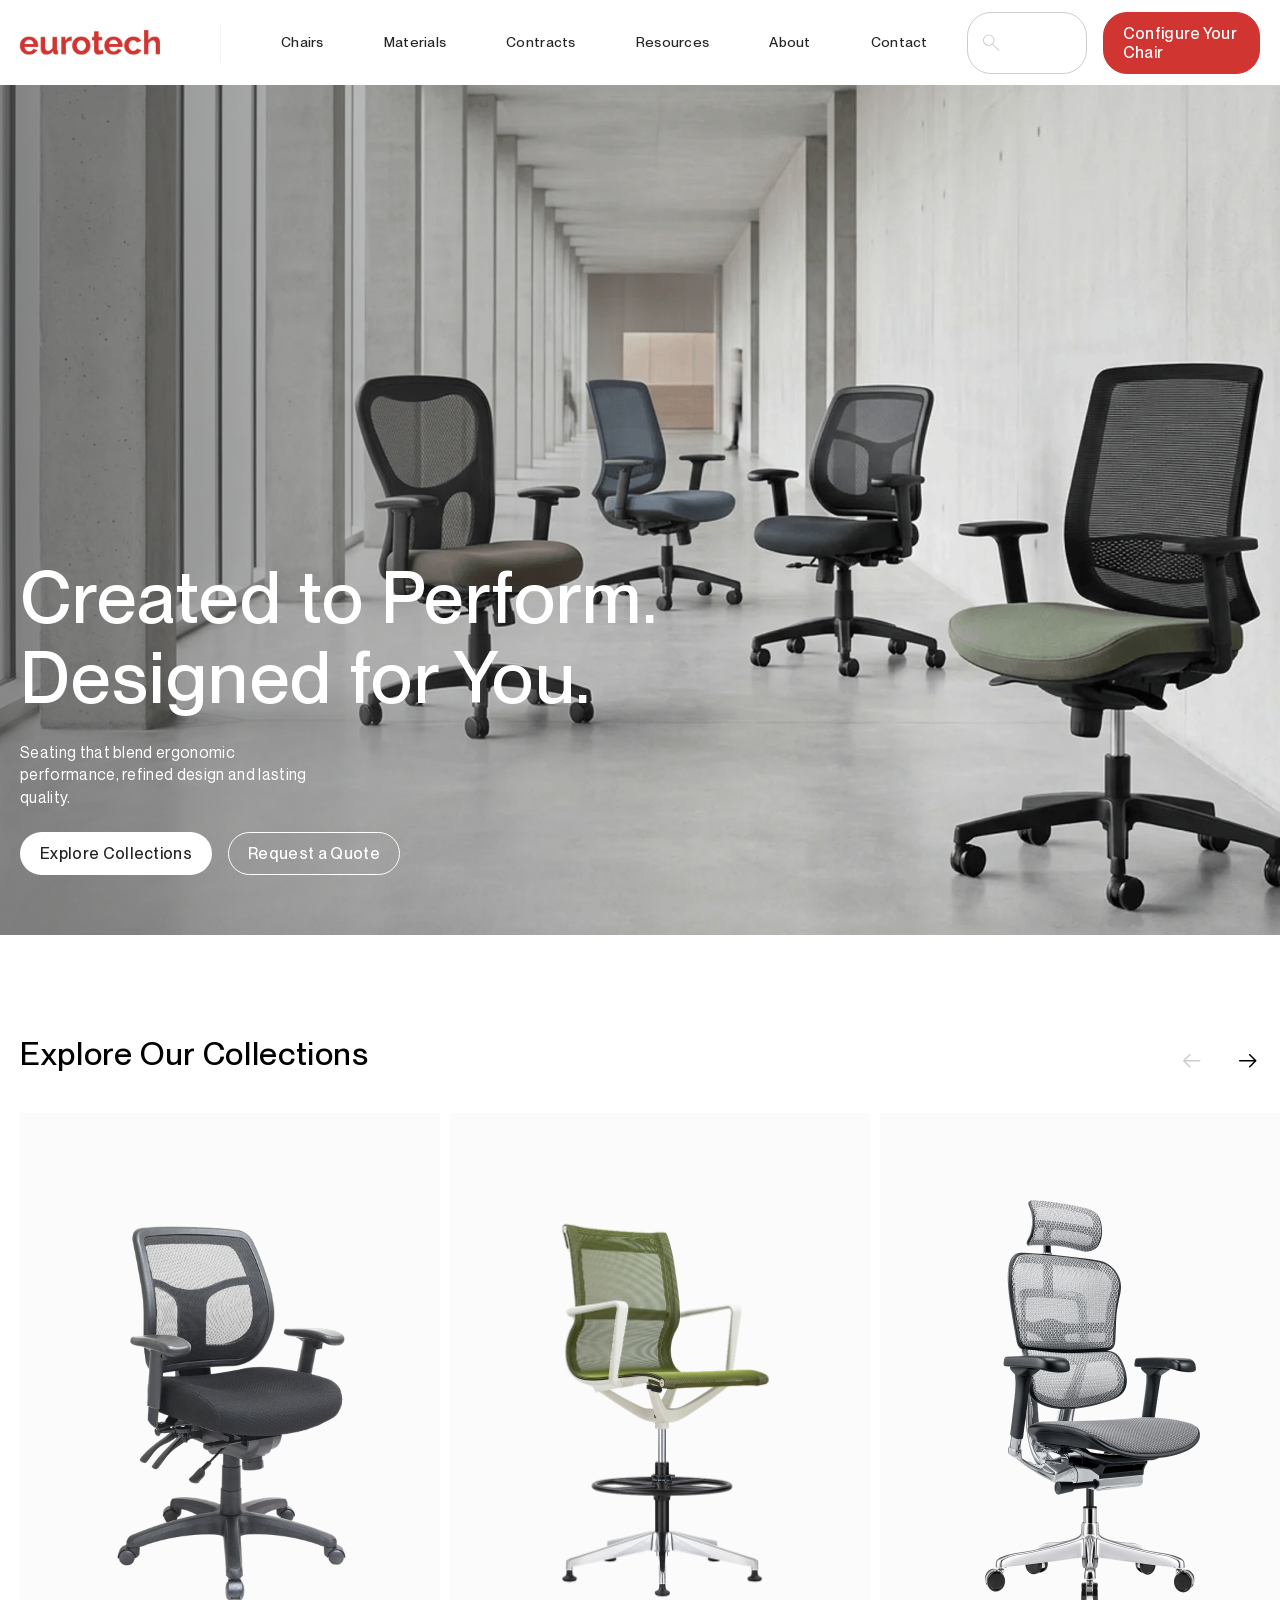
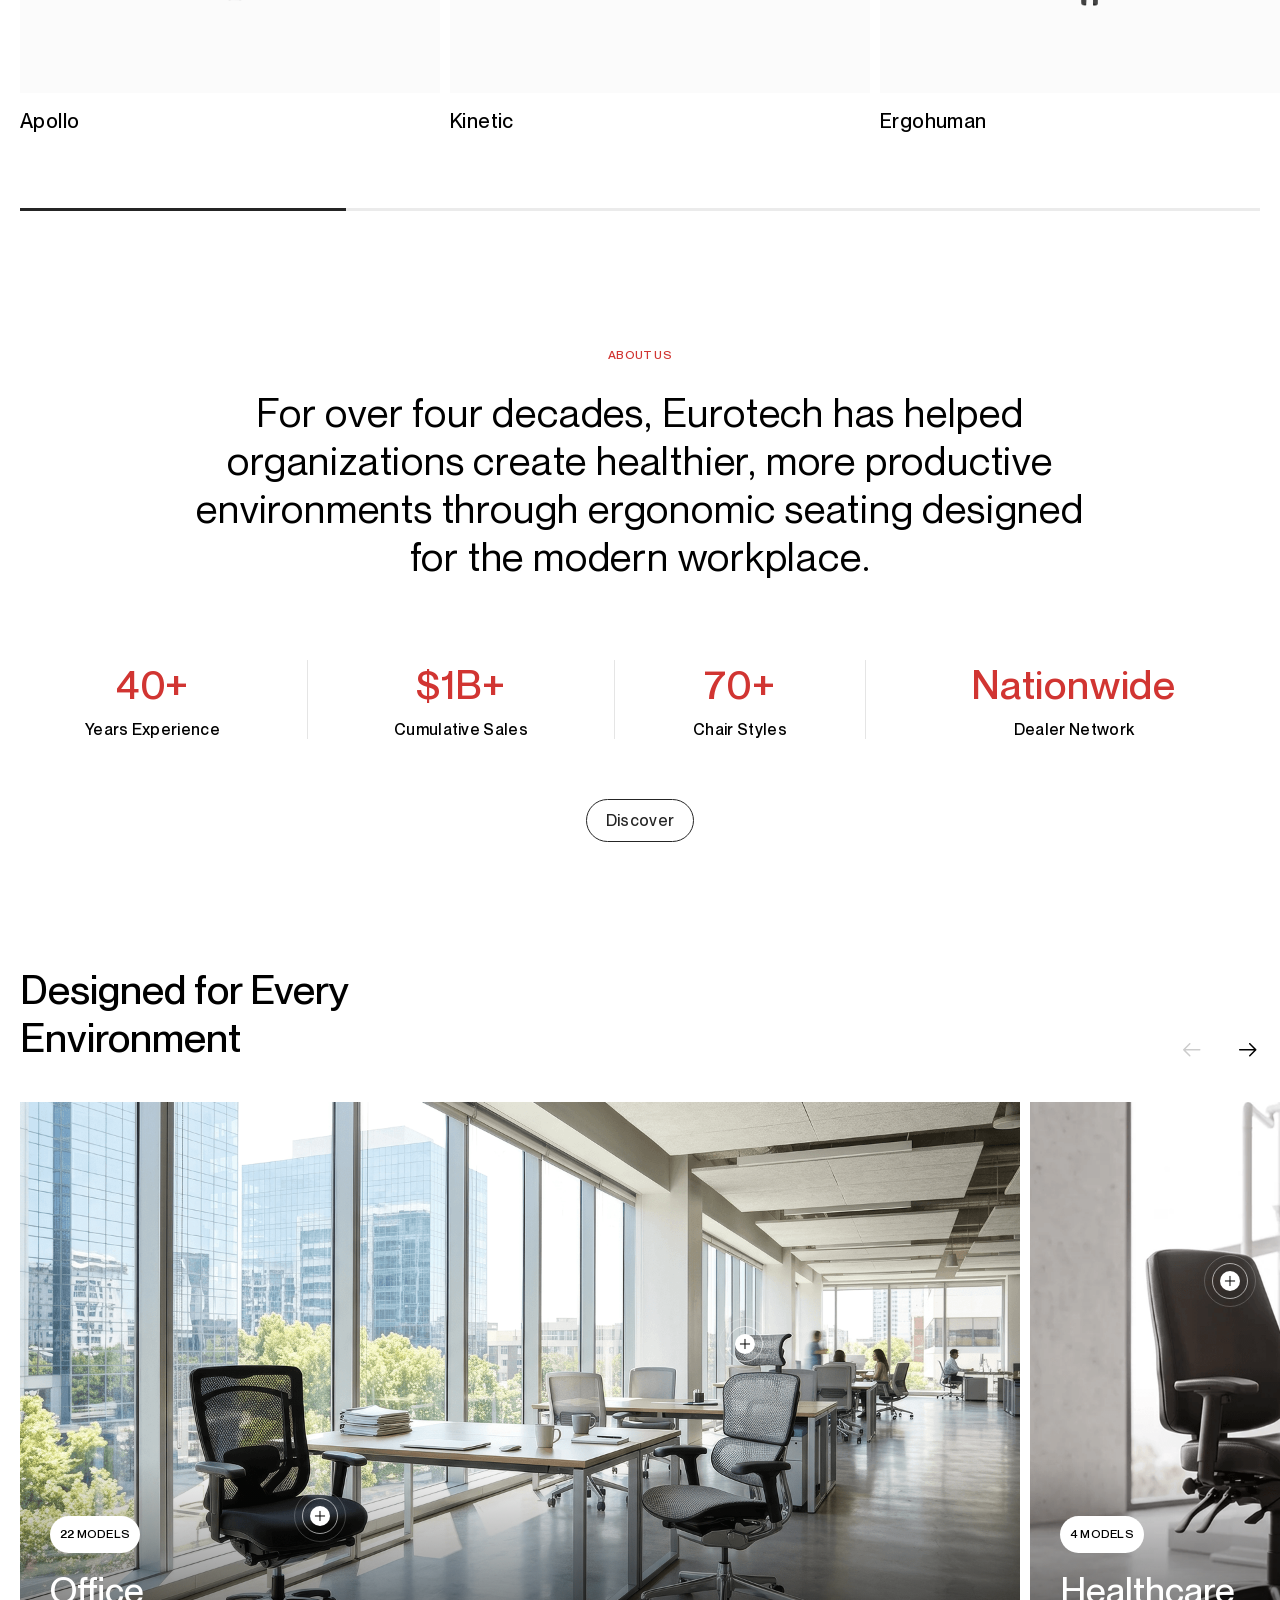
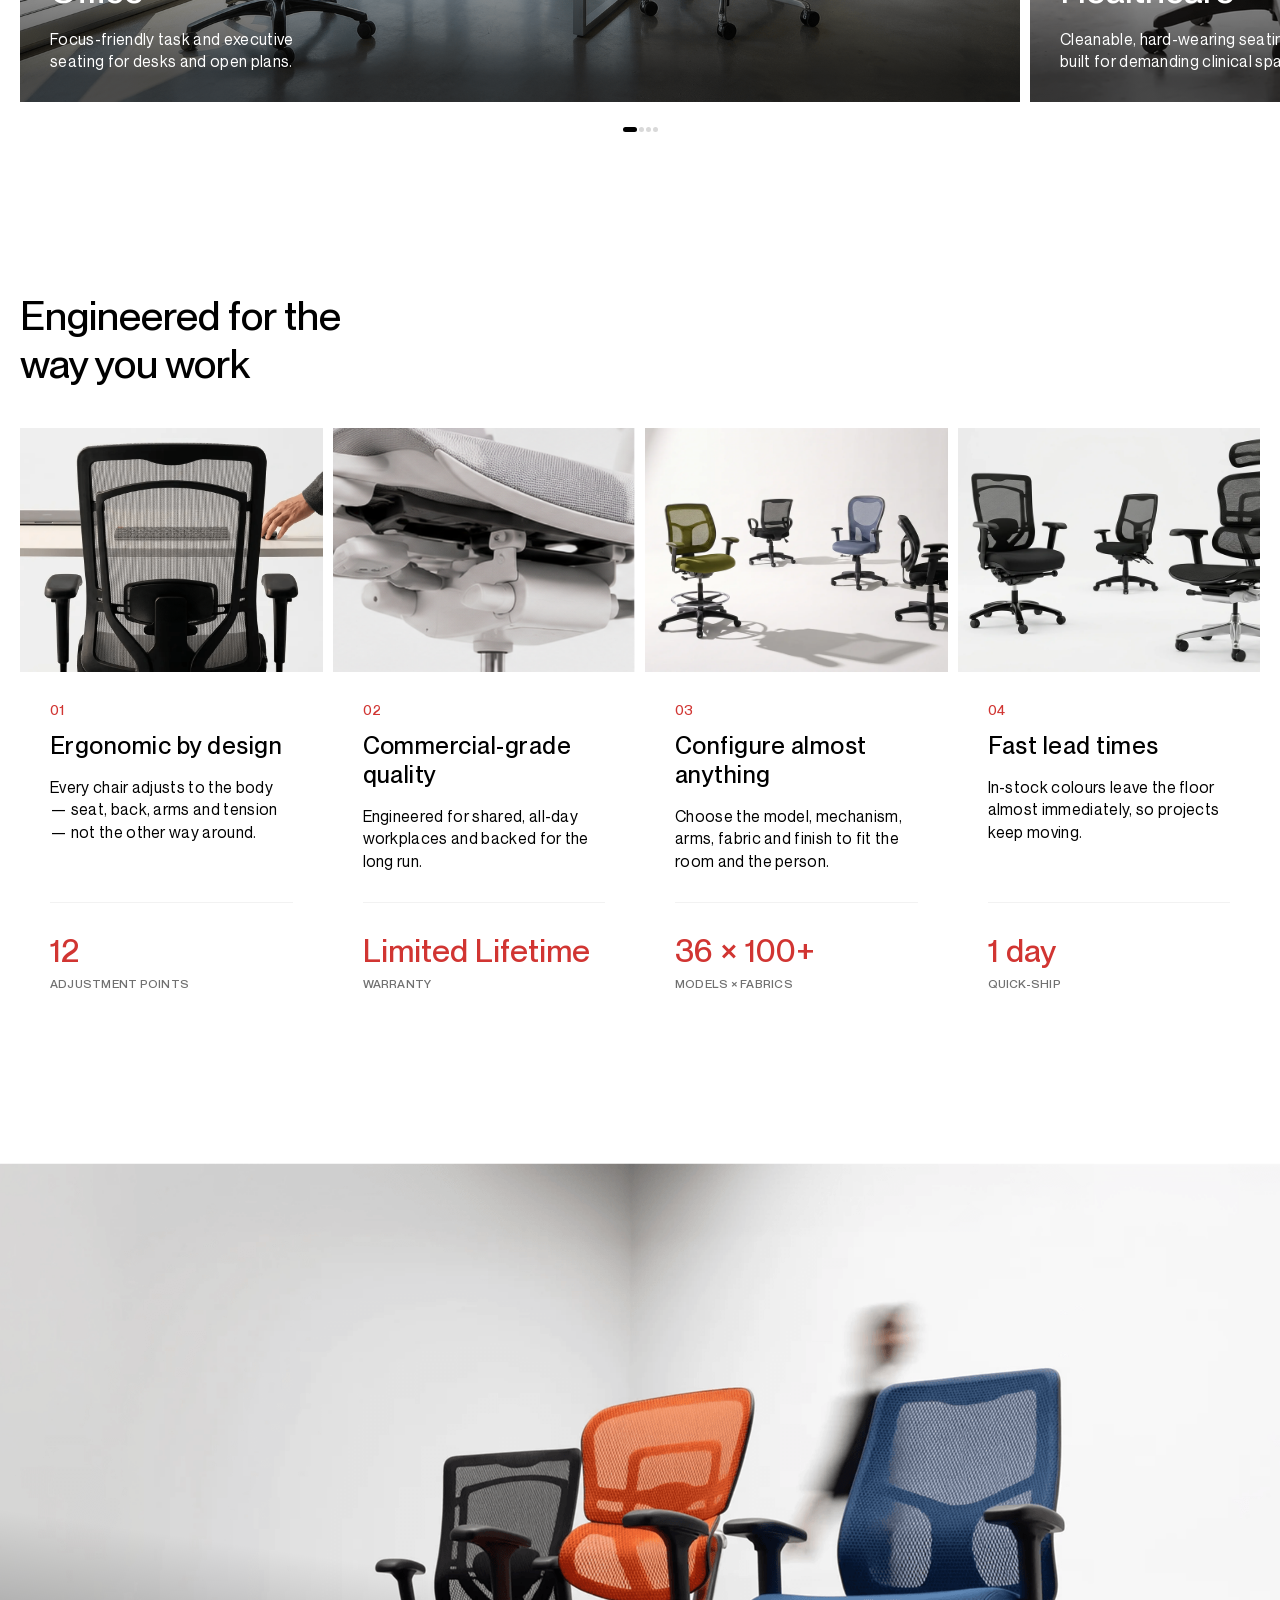
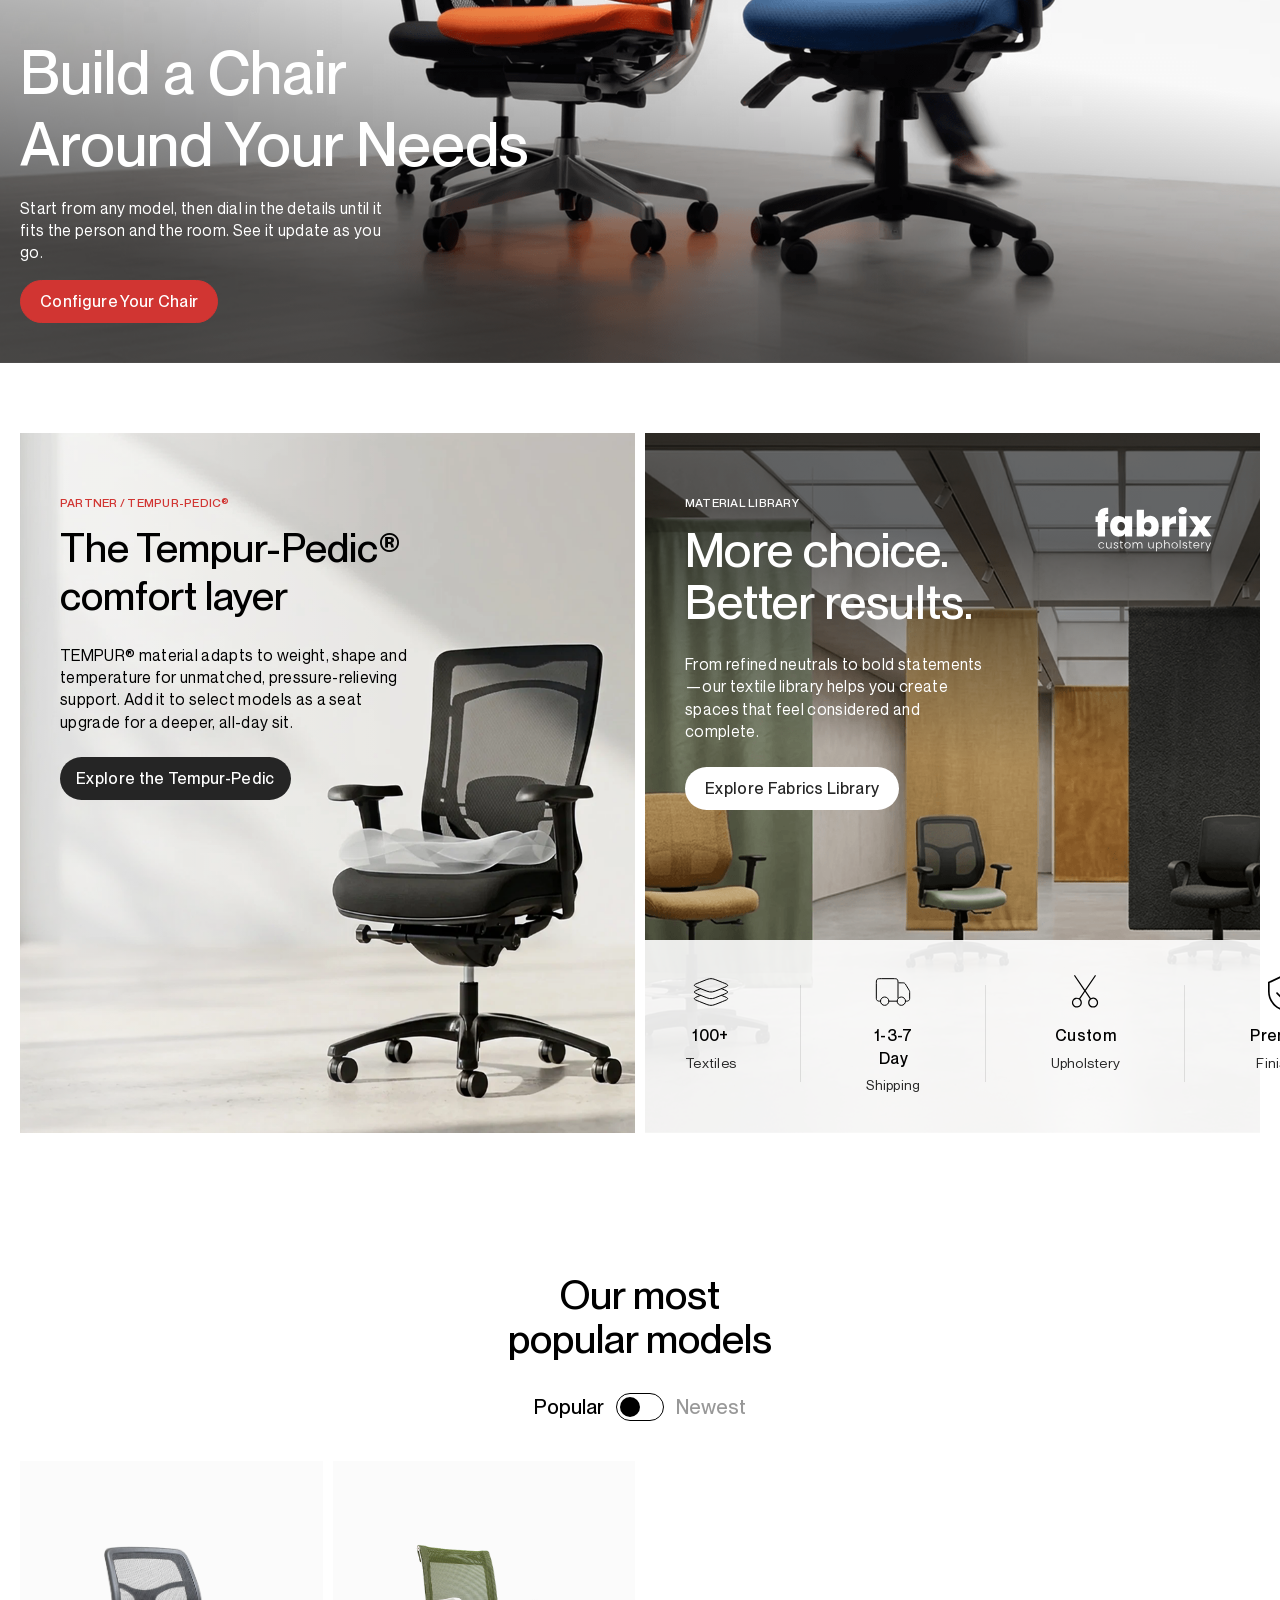
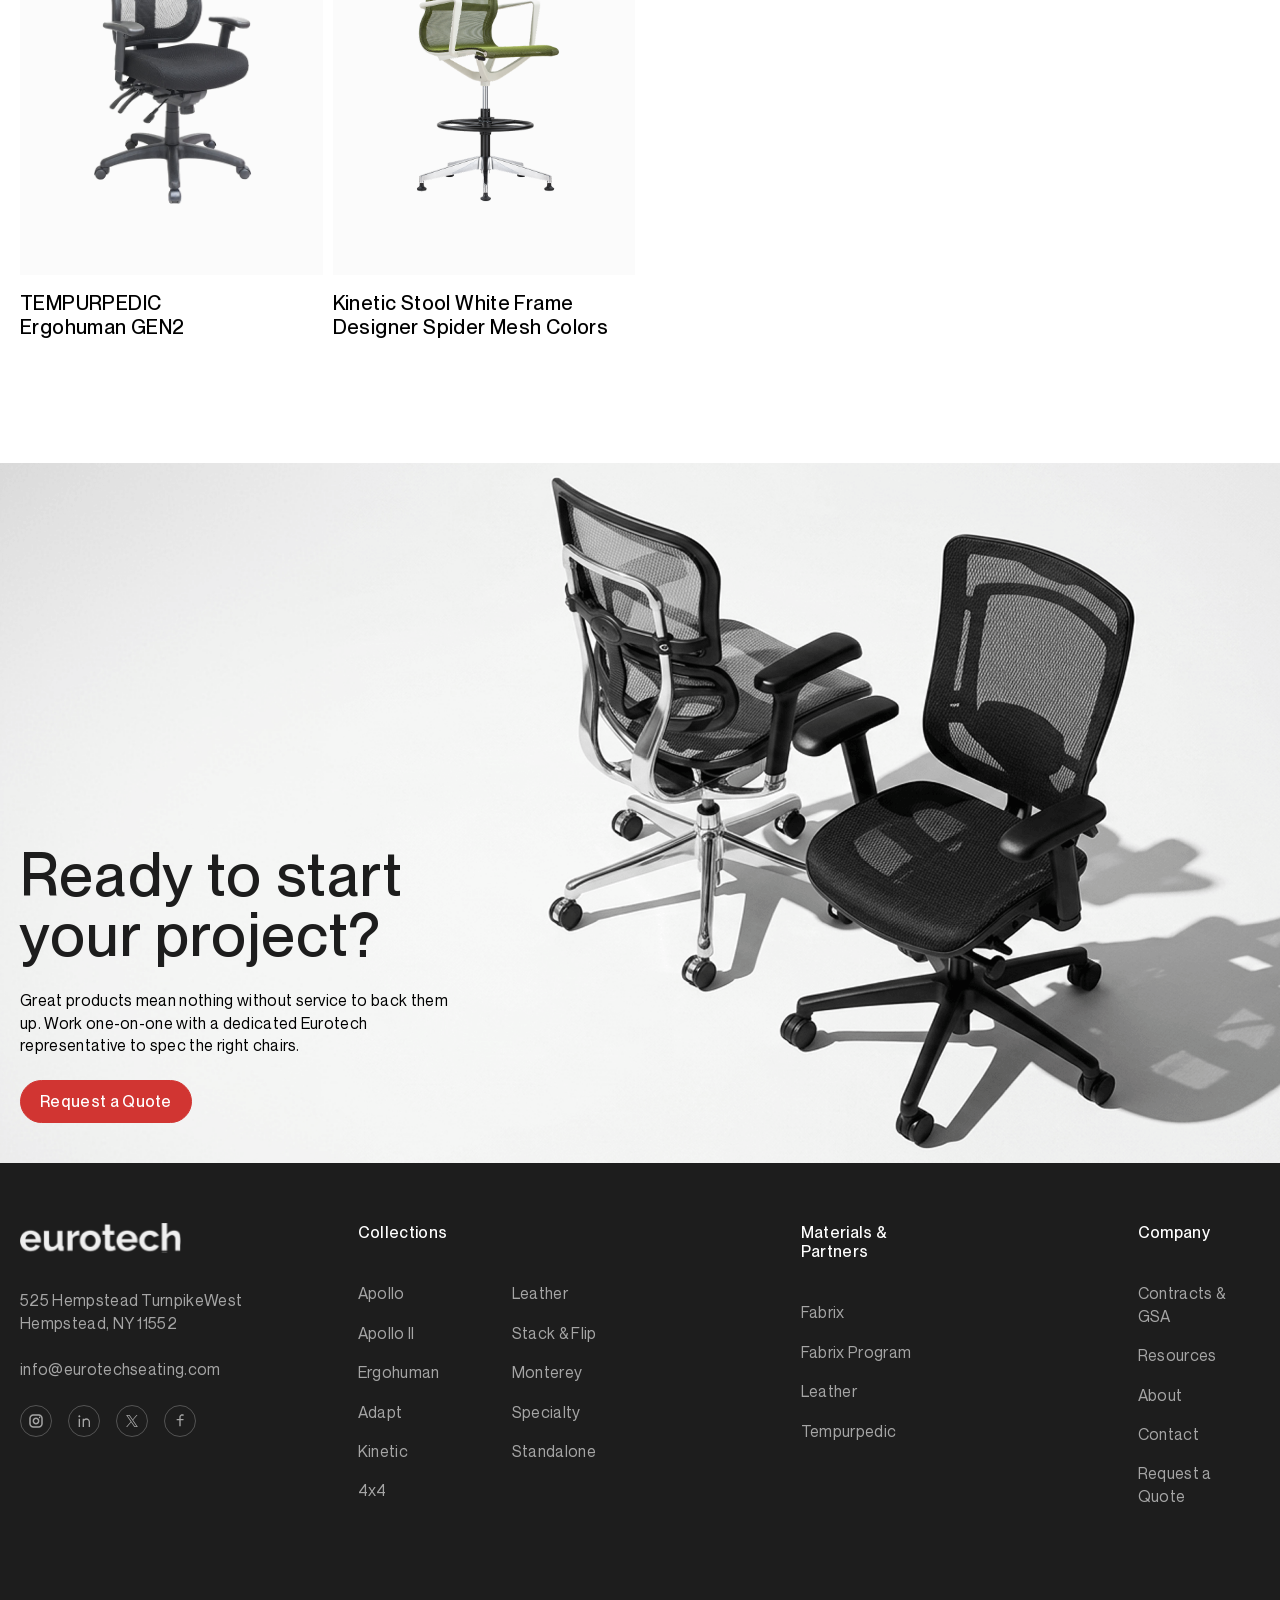
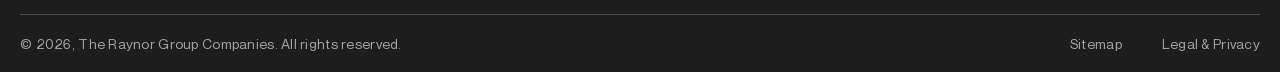
<file: index.html>
<!DOCTYPE html>
<html lang="en">

<head>
    <meta charset="UTF-8">
    <meta name="viewport" content="width=device-width, initial-scale=1.0">
    <title>HOME | Splash Eurotech Seating</title>
    <link rel="stylesheet" href="assets/css/fonts.css">
    <link rel="stylesheet" href="assets/css/swiper-bundle.min.css">
    <link rel="stylesheet" href="assets/css/main.css">
</head>

<body>
    <header class="header-site">
        <div class="container">
            <div class="header-inner">
                <div class="header-left">
                    <div class="header-logo">
                        <a href="index.html">
                            <img src="assets/images/logo.svg" alt="">
                        </a>
                    </div>
                    <div class="header-line-space"></div>
                    <div class="header-menu">
                        <nav>
                            <ul>
                                <li class="has-mega-menu">
                                    <a href="#">Chairs</a>

                                    <div class="mega-menu ">
                                        <div class="container">
                                            <div class="mega-menu-wrap">
                                                <div class="mega-menu-inner">
                                                    <div class="mega-menu-links">
                                                        <div class="mega-menu-column">
                                                            <a href="#" class="mega-menu-heading">
                                                                Browse by Collection
                                                                <span>
                                                                    <svg width="5" height="9" viewBox="0 0 5 9"
                                                                        fill="none" xmlns="http://www.w3.org/2000/svg">
                                                                        <path
                                                                            d="M-0.000107288 0.706667L0.707226 9.53674e-07L4.55989 3.85133C4.622 3.91305 4.67128 3.98643 4.70491 4.06726C4.73855 4.1481 4.75586 4.23478 4.75586 4.32233C4.75586 4.40988 4.73855 4.49657 4.70491 4.5774C4.67128 4.65824 4.622 4.73162 4.55989 4.79333L0.707226 8.64667L0.00055933 7.94L3.61656 4.32333L-0.000107288 0.706667Z"
                                                                            fill="#D13532" />
                                                                    </svg>
                                                                </span>
                                                            </a>
                                                            <ul>
                                                                <li><a href="#">Apollo</a></li>
                                                                <li><a href="#">Apollo II</a></li>
                                                                <li><a href="#">Ergohuman</a></li>
                                                                <li><a href="#">Adapt</a></li>
                                                                <li><a href="#">Kinetic</a></li>
                                                                <li><a href="#">4x4</a></li>
                                                                <li><a href="#">Leather</a></li>
                                                                <li><a href="#">Stack & Flip</a></li>
                                                                <li><a href="#">Monterey</a></li>
                                                                <li><a href="#">Specialty</a></li>
                                                                <li><a href="#">Standalone</a></li>
                                                            </ul>
                                                        </div>

                                                        <div class="mega-menu-column">
                                                            <a href="#" class="mega-menu-heading">
                                                                Browse by Setting
                                                                <span>
                                                                    <svg width="5" height="9" viewBox="0 0 5 9"
                                                                        fill="none" xmlns="http://www.w3.org/2000/svg">
                                                                        <path
                                                                            d="M-0.000107288 0.706667L0.707226 9.53674e-07L4.55989 3.85133C4.622 3.91305 4.67128 3.98643 4.70491 4.06726C4.73855 4.1481 4.75586 4.23478 4.75586 4.32233C4.75586 4.40988 4.73855 4.49657 4.70491 4.5774C4.67128 4.65824 4.622 4.73162 4.55989 4.79333L0.707226 8.64667L0.00055933 7.94L3.61656 4.32333L-0.000107288 0.706667Z"
                                                                            fill="#D13532" />
                                                                    </svg>
                                                                </span>
                                                            </a>

                                                            <ul>
                                                                <li><a href="#">Office</a></li>
                                                                <li><a href="#">Healthcare</a></li>
                                                                <li><a href="#">Education</a></li>
                                                                <li><a href="#">Conference</a></li>
                                                                <li><a href="#">Executive</a></li>
                                                                <li><a href="#">Guest / Lounge</a></li>
                                                            </ul>
                                                        </div>

                                                        <div class="mega-menu-column">
                                                            <div class="mega-menu-heading">
                                                                Featured
                                                            </div>

                                                            <ul>
                                                                <li><a href="#">Configure a Chair</a></li>
                                                                <li><a href="#">Materials Library</a></li>
                                                            </ul>
                                                        </div>

                                                    </div>
                                                    <div class="mega-menu-banners ">

                                                        <a href="#" class="mega-menu-card title-black">
                                                            <div class="mega-menu-image">
                                                                <img src="assets/images/Apollo-Collection-Image.png"
                                                                    alt="Apollo Collection">
                                                            </div>

                                                            <span class="mega-menu-card-title ">
                                                                Apollo Collection
                                                            </span>
                                                        </a>

                                                        <a href="#" class="mega-menu-card title-white">
                                                            <div class="mega-menu-image">
                                                                <img src="assets/images/Latest-News-Image.png"
                                                                    alt="Latest News">
                                                            </div>

                                                            <span class="mega-menu-card-title ">
                                                                Latest News
                                                            </span>
                                                        </a>

                                                    </div>
                                                </div>
                                            </div>

                                        </div>
                                    </div>
                                </li>
                                <li class="has-mega-menu">
                                    <a href="#">Materials</a>

                                    <div class="mega-menu ">
                                        <div class="container">
                                            <div class="mega-menu-wrap">
                                                <div class="mega-menu-materials">
                                                    <a href="#" class="material-menu-card">
                                                        <div class="material-menu-image">
                                                            <img class="image"
                                                                src="assets/images/Materials-Overview-Image.png"
                                                                alt="Overview">
                                                        </div>

                                                        <div class="material-menu-content">
                                                            <div class="material-menu-title">
                                                                Overview
                                                                <span class="material-menu-arrow">
                                                                    <svg width="5" height="9" viewBox="0 0 5 9"
                                                                        fill="none" xmlns="http://www.w3.org/2000/svg">
                                                                        <path
                                                                            d="M-0.000107288 0.706667L0.707226 9.53674e-07L4.55989 3.85133C4.622 3.91305 4.67128 3.98643 4.70491 4.06726C4.73855 4.1481 4.75586 4.23478 4.75586 4.32233C4.75586 4.40988 4.73855 4.49657 4.70491 4.5774C4.67128 4.65824 4.622 4.73162 4.55989 4.79333L0.707226 8.64667L0.00055933 7.94L3.61656 4.32333L-0.000107288 0.706667Z"
                                                                            fill="#D13532" />
                                                                    </svg>
                                                                </span>
                                                            </div>
                                                            <p class="material-menu-description">
                                                                Explore all options
                                                            </p>
                                                        </div>
                                                    </a>
                                                    <a href="#" class="material-menu-card">
                                                        <div class="material-menu-image">
                                                            <img class="image"
                                                                src="assets/images/Materials-Fabrix-Image.png"
                                                                alt="Fabric Program">
                                                            <img src="assets/images/fabrix-logo.svg" alt=""
                                                                class="card-logo">
                                                        </div>
                                                        <div class="material-menu-content">
                                                            <div class="material-menu-title">
                                                                Fabric Program
                                                                <span class="material-menu-arrow">
                                                                    <svg width="5" height="9" viewBox="0 0 5 9"
                                                                        fill="none" xmlns="http://www.w3.org/2000/svg">
                                                                        <path
                                                                            d="M-0.000107288 0.706667L0.707226 9.53674e-07L4.55989 3.85133C4.622 3.91305 4.67128 3.98643 4.70491 4.06726C4.73855 4.1481 4.75586 4.23478 4.75586 4.32233C4.75586 4.40988 4.73855 4.49657 4.70491 4.5774C4.67128 4.65824 4.622 4.73162 4.55989 4.79333L0.707226 8.64667L0.00055933 7.94L3.61656 4.32333L-0.000107288 0.706667Z"
                                                                            fill="#D13532" />
                                                                    </svg>
                                                                </span>
                                                            </div>
                                                            <p class="material-menu-description">
                                                                Upholstery solutions
                                                            </p>
                                                        </div>
                                                    </a>
                                                    <a href="#" class="material-menu-card">
                                                        <div class="material-menu-image">
                                                            <img class="image"
                                                                src="assets/images/Materials-Libary-Image.png"
                                                                alt="Material Library">
                                                        </div>
                                                        <div class="material-menu-content">
                                                            <div class="material-menu-title">
                                                                Material Library
                                                                <span class="material-menu-arrow">
                                                                    <svg width="5" height="9" viewBox="0 0 5 9"
                                                                        fill="none" xmlns="http://www.w3.org/2000/svg">
                                                                        <path
                                                                            d="M-0.000107288 0.706667L0.707226 9.53674e-07L4.55989 3.85133C4.622 3.91305 4.67128 3.98643 4.70491 4.06726C4.73855 4.1481 4.75586 4.23478 4.75586 4.32233C4.75586 4.40988 4.73855 4.49657 4.70491 4.5774C4.67128 4.65824 4.622 4.73162 4.55989 4.79333L0.707226 8.64667L0.00055933 7.94L3.61656 4.32333L-0.000107288 0.706667Z"
                                                                            fill="#D13532" />
                                                                    </svg>
                                                                </span>
                                                            </div>
                                                            <p class="material-menu-description">
                                                                Browse fabrics &amp; mesh
                                                            </p>
                                                        </div>
                                                    </a>
                                                    <a href="#" class="material-menu-card">
                                                        <div class="material-menu-image">
                                                            <img class="image"
                                                                src="assets/images/Materials-Tempur-Image.png"
                                                                alt="TEMPUR">
                                                            <img src="assets/images/tempur-logo.svg" alt=""
                                                                class="card-logo">
                                                        </div>
                                                        <div class="material-menu-content">
                                                            <div class="material-menu-title">
                                                                TEMPUR®
                                                                <span class="material-menu-arrow">
                                                                    <svg width="5" height="9" viewBox="0 0 5 9"
                                                                        fill="none" xmlns="http://www.w3.org/2000/svg">
                                                                        <path
                                                                            d="M-0.000107288 0.706667L0.707226 9.53674e-07L4.55989 3.85133C4.622 3.91305 4.67128 3.98643 4.70491 4.06726C4.73855 4.1481 4.75586 4.23478 4.75586 4.32233C4.75586 4.40988 4.73855 4.49657 4.70491 4.5774C4.67128 4.65824 4.622 4.73162 4.55989 4.79333L0.707226 8.64667L0.00055933 7.94L3.61656 4.32333L-0.000107288 0.706667Z"
                                                                            fill="#D13532" />
                                                                    </svg>
                                                                </span>
                                                            </div>
                                                            <p class="material-menu-description">
                                                                Pressure-relieving seat technology
                                                            </p>
                                                        </div>
                                                    </a>
                                                </div>
                                            </div>
                                        </div>
                                    </div>
                                </li>
                                <li><a href="#">Contracts</a></li>
                                <li><a href="#">Resources</a></li>
                                <li><a href="#">About</a></li>
                                <li><a href="#">Contact</a></li>
                            </ul>
                        </nav>
                    </div>
                </div>
                <div class="header-right">
                    <div class="header-search">
                        <div class="search-icon">
                            <svg width="17" height="17" viewBox="0 0 17 17" fill="none"
                                xmlns="http://www.w3.org/2000/svg">
                                <path
                                    d="M15.677 16.385L9.415 10.123C8.915 10.549 8.34 10.8787 7.69 11.112C7.04 11.3453 6.38667 11.462 5.73 11.462C4.13133 11.462 2.77667 10.9067 1.666 9.796C0.555333 8.68467 0 7.32967 0 5.731C0 4.13233 0.555333 2.77767 1.666 1.667C2.77667 0.556334 4.13133 0.000667266 5.73 5.99161e-07C7.32867 -0.000666067 8.68367 0.555 9.795 1.667C10.9063 2.779 11.4617 4.13367 11.461 5.731C11.461 6.42567 11.338 7.098 11.092 7.748C10.846 8.398 10.5227 8.954 10.122 9.416L16.384 15.677L15.677 16.385ZM5.731 10.461C7.05767 10.461 8.17767 10.0043 9.091 9.091C10.0043 8.17767 10.461 7.05733 10.461 5.73C10.461 4.40267 10.0043 3.28267 9.091 2.37C8.17767 1.45733 7.05767 1.00067 5.731 1C4.40433 0.999334 3.284 1.456 2.37 2.37C1.456 3.284 0.999333 4.404 1 5.73C1.00067 7.056 1.45733 8.176 2.37 9.09C3.28267 10.004 4.40267 10.4607 5.73 10.46"
                                    fill="currentColor" />
                            </svg>
                        </div>
                        <input type="text" name="search" id="search">
                    </div>
                    <a href="#" class="btn btn-primary">Configure Your Chair</a>
                </div>
            </div>
        </div>
    </header>
    <main>
        <!-- Module Hero -->
        <section class="hero-sec" style="background: url(assets/images/home-hero.png) no-repeat center / cover;">
            <div class="container">
                <div class="hero-main">
                    <h1 class="hero-heading">Created to Perform.
                        Designed for You.</h1>
                    <div class="hero-desc">
                        <p>Seating that blend ergonomic performance, refined design and lasting quality.</p>
                    </div>
                    <div class="hero-buttons">
                        <a href="#" class="btn btn-white">Explore Collections</a>
                        <a href="#" class="btn btn-white-secondary">Request a Quote</a>
                    </div>
                </div>
            </div>
        </section>
        <!-- Module Explore Collections -->
        <section class="expolore-coll-sec">
            <div class="container">

                <div class="expolore-coll__top">
                    <h2 class="expolore-coll__heading">
                        Explore Our Collections
                    </h2>

                    <div class="swiper-navigation expolore-coll__navigation">
                        <button type="button" class="swiper-arrow expolore-coll__prev" aria-label="Previous">
                            <svg width="18" height="14" viewBox="0 0 18 14" fill="none"
                                xmlns="http://www.w3.org/2000/svg">
                                <path fill-rule="evenodd" clip-rule="evenodd"
                                    d="M0.21934 6.23871C0.0788899 6.37933 2.87182e-07 6.56996 2.9587e-07 6.76871C3.04557e-07 6.96746 0.0788899 7.15808 0.21934 7.29871L6.21934 13.2987C6.288 13.3724 6.3708 13.4315 6.4628 13.4725C6.5548 13.5135 6.65412 13.5355 6.75482 13.5373C6.85552 13.5391 6.95555 13.5206 7.04894 13.4828C7.14233 13.4451 7.22716 13.389 7.29838 13.3177C7.3696 13.2465 7.42574 13.1617 7.46346 13.0683C7.50118 12.9749 7.51971 12.8749 7.51793 12.7742C7.51616 12.6735 7.49411 12.5742 7.45312 12.4822C7.41213 12.3902 7.35303 12.3074 7.27934 12.2387L2.55934 7.51871L16.7493 7.51871C16.9483 7.51871 17.139 7.43969 17.2797 7.29904C17.4203 7.15838 17.4993 6.96762 17.4993 6.76871C17.4993 6.5698 17.4203 6.37903 17.2797 6.23838C17.139 6.09773 16.9483 6.01871 16.7493 6.01871L2.55934 6.01871L7.27934 1.29871C7.35303 1.23005 7.41213 1.14725 7.45312 1.05525C7.49411 0.963247 7.51616 0.863933 7.51793 0.76323C7.51971 0.662527 7.50118 0.562498 7.46346 0.46911C7.42574 0.375722 7.3696 0.290888 7.29838 0.219669C7.22716 0.148451 7.14233 0.0923061 7.04894 0.054585C6.95555 0.016864 6.85552 -0.00166036 6.75482 0.000116427C6.65412 0.00189322 6.5548 0.0239347 6.4628 0.0649267C6.3708 0.105919 6.288 0.165021 6.21934 0.238708L0.21934 6.23871Z"
                                    fill="currentColor" />
                            </svg>
                        </button>
                        <button type="button" class="swiper-arrow expolore-coll__next" aria-label="Next">
                            <svg width="18" height="14" viewBox="0 0 18 14" fill="none"
                                xmlns="http://www.w3.org/2000/svg">
                                <path fill-rule="evenodd" clip-rule="evenodd"
                                    d="M17.2802 6.23871C17.4206 6.37933 17.4995 6.56996 17.4995 6.76871C17.4995 6.96746 17.4206 7.15808 17.2802 7.29871L11.2802 13.2987C11.2115 13.3724 11.1287 13.4315 11.0367 13.4725C10.9447 13.5135 10.8454 13.5355 10.7447 13.5373C10.644 13.5391 10.544 13.5206 10.4506 13.4828C10.3572 13.4451 10.2724 13.389 10.2011 13.3177C10.1299 13.2465 10.0738 13.1617 10.036 13.0683C9.99833 12.9749 9.9798 12.8749 9.98158 12.7742C9.98336 12.6735 10.0054 12.5742 10.0464 12.4822C10.0874 12.3902 10.1465 12.3074 10.2202 12.2387L14.9402 7.51871L0.750171 7.51871C0.55126 7.51871 0.360492 7.43969 0.219841 7.29904C0.079189 7.15838 0.000171357 6.96762 0.000171366 6.76871C0.000171374 6.5698 0.079189 6.37903 0.219841 6.23838C0.360492 6.09773 0.55126 6.01871 0.750171 6.01871L14.9402 6.01871L10.2202 1.29871C10.1465 1.23005 10.0874 1.14725 10.0464 1.05525C10.0054 0.963247 9.98336 0.863933 9.98158 0.76323C9.9798 0.662527 9.99833 0.562498 10.036 0.46911C10.0738 0.375722 10.1299 0.290888 10.2011 0.219669C10.2724 0.148451 10.3572 0.0923061 10.4506 0.054585C10.544 0.016864 10.644 -0.00166036 10.7447 0.000116427C10.8454 0.00189322 10.9447 0.0239347 11.0367 0.0649267C11.1287 0.105919 11.2115 0.165021 11.2802 0.238708L17.2802 6.23871Z"
                                    fill="currentColor" />
                            </svg>
                        </button>
                    </div>
                </div>

                <div class="expolore-coll__slider swiper">
                    <div class="swiper-wrapper">
                        <div class="swiper-slide">
                            <div class="cs-product__item">
                                <div class="item-image">
                                    <img class="image" src="assets/images/products/Apollo.png" alt="">
                                    <a href="#" class="item-configure btn btn-black-secondary">
                                        Configure
                                    </a>
                                </div>
                                <div class="item-content">
                                    <h3 class="item-title"><a href="#">Apollo</a></h3>
                                    <a href="#" class="item-view">
                                        <span>View the collection</span>
                                        <svg width="20" height="20" viewBox="0 0 20 20" fill="none"
                                            xmlns="http://www.w3.org/2000/svg">
                                            <path
                                                d="M3.3333 9.16675L13.5416 9.16675L9.16663 4.79175L9.71663 4.16675L15.1333 9.58342L9.71663 15.0001L9.16663 14.3751L13.5416 10.0001L3.3333 10.0001L3.3333 9.16675Z"
                                                fill="black" />
                                        </svg>
                                    </a>
                                </div>
                            </div>
                        </div>
                        <div class="swiper-slide">
                            <div class="cs-product__item">
                                <div class="item-image">
                                    <img class="image" src="assets/images/products/Kinetic.png" alt="">
                                    <a href="#" class="item-configure btn btn-black-secondary">
                                        Configure
                                    </a>
                                </div>
                                <div class="item-content">
                                    <h3 class="item-title"><a href="#">Kinetic</a></h3>
                                    <a href="#" class="item-view">
                                        <span>View the collection</span>
                                        <svg width="20" height="20" viewBox="0 0 20 20" fill="none"
                                            xmlns="http://www.w3.org/2000/svg">
                                            <path
                                                d="M3.3333 9.16675L13.5416 9.16675L9.16663 4.79175L9.71663 4.16675L15.1333 9.58342L9.71663 15.0001L9.16663 14.3751L13.5416 10.0001L3.3333 10.0001L3.3333 9.16675Z"
                                                fill="black" />
                                        </svg>
                                    </a>
                                </div>
                            </div>
                        </div>
                        <div class="swiper-slide">
                            <div class="cs-product__item">
                                <div class="item-image">
                                    <img class="image" src="assets/images/products/Ergohuman.png" alt="">
                                    <a href="#" class="item-configure btn btn-black-secondary">
                                        Configure
                                    </a>
                                </div>
                                <div class="item-content">
                                    <h3 class="item-title"><a href="#">Ergohuman</a></h3>
                                    <a href="#" class="item-view">
                                        <span>View the collection</span>
                                        <svg width="20" height="20" viewBox="0 0 20 20" fill="none"
                                            xmlns="http://www.w3.org/2000/svg">
                                            <path
                                                d="M3.3333 9.16675L13.5416 9.16675L9.16663 4.79175L9.71663 4.16675L15.1333 9.58342L9.71663 15.0001L9.16663 14.3751L13.5416 10.0001L3.3333 10.0001L3.3333 9.16675Z"
                                                fill="black" />
                                        </svg>
                                    </a>
                                </div>
                            </div>
                        </div>
                        <div class="swiper-slide">
                            <div class="cs-product__item">
                                <div class="item-image">
                                    <img class="image" src="assets/images/products/Adapt.png" alt="">
                                    <a href="#" class="item-configure btn btn-black-secondary">
                                        Configure
                                    </a>
                                </div>
                                <div class="item-content">
                                    <h3 class="item-title"><a href="#">Adapt</a></h3>
                                    <a href="#" class="item-view">
                                        <span>View the collection</span>
                                        <svg width="20" height="20" viewBox="0 0 20 20" fill="none"
                                            xmlns="http://www.w3.org/2000/svg">
                                            <path
                                                d="M3.3333 9.16675L13.5416 9.16675L9.16663 4.79175L9.71663 4.16675L15.1333 9.58342L9.71663 15.0001L9.16663 14.3751L13.5416 10.0001L3.3333 10.0001L3.3333 9.16675Z"
                                                fill="black" />
                                        </svg>
                                    </a>
                                </div>
                            </div>
                        </div>
                        <div class="swiper-slide">
                            <div class="cs-product__item">
                                <div class="item-image">
                                    <img class="image" src="assets/images/products/4x4.png" alt="">
                                    <a href="#" class="item-configure btn btn-black-secondary">
                                        Configure
                                    </a>
                                </div>
                                <div class="item-content">
                                    <h3 class="item-title"><a href="#">4x4</a></h3>
                                    <a href="#" class="item-view">
                                        <span>View the collection</span>
                                        <svg width="20" height="20" viewBox="0 0 20 20" fill="none"
                                            xmlns="http://www.w3.org/2000/svg">
                                            <path
                                                d="M3.3333 9.16675L13.5416 9.16675L9.16663 4.79175L9.71663 4.16675L15.1333 9.58342L9.71663 15.0001L9.16663 14.3751L13.5416 10.0001L3.3333 10.0001L3.3333 9.16675Z"
                                                fill="black" />
                                        </svg>
                                    </a>
                                </div>
                            </div>
                        </div>
                        <div class="swiper-slide">
                            <div class="cs-product__item">
                                <div class="item-image">
                                    <img class="image" src="assets/images/products/Apollo-II.png" alt="">
                                    <a href="#" class="item-configure btn btn-black-secondary">
                                        Configure
                                    </a>
                                </div>
                                <div class="item-content">
                                    <h3 class="item-title"><a href="#">Apollo II</a></h3>
                                    <a href="#" class="item-view">
                                        <span>View the collection</span>
                                        <svg width="20" height="20" viewBox="0 0 20 20" fill="none"
                                            xmlns="http://www.w3.org/2000/svg">
                                            <path
                                                d="M3.3333 9.16675L13.5416 9.16675L9.16663 4.79175L9.71663 4.16675L15.1333 9.58342L9.71663 15.0001L9.16663 14.3751L13.5416 10.0001L3.3333 10.0001L3.3333 9.16675Z"
                                                fill="black" />
                                        </svg>
                                    </a>
                                </div>
                            </div>
                        </div>
                        <div class="swiper-slide">
                            <div class="cs-product__item">
                                <div class="item-image">
                                    <img class="image" src="assets/images/products/Leather.png" alt="">
                                    <a href="#" class="item-configure btn btn-black-secondary">
                                        Configure
                                    </a>
                                </div>
                                <div class="item-content">
                                    <h3 class="item-title"><a href="#">Leather</a></h3>
                                    <a href="#" class="item-view">
                                        <span>View the collection</span>
                                        <svg width="20" height="20" viewBox="0 0 20 20" fill="none"
                                            xmlns="http://www.w3.org/2000/svg">
                                            <path
                                                d="M3.3333 9.16675L13.5416 9.16675L9.16663 4.79175L9.71663 4.16675L15.1333 9.58342L9.71663 15.0001L9.16663 14.3751L13.5416 10.0001L3.3333 10.0001L3.3333 9.16675Z"
                                                fill="black" />
                                        </svg>
                                    </a>
                                </div>
                            </div>
                        </div>
                        <div class="swiper-slide">
                            <div class="cs-product__item">
                                <div class="item-image">
                                    <img class="image" src="assets/images/products/Stack-Flip.png" alt="">
                                    <a href="#" class="item-configure btn btn-black-secondary">
                                        Configure
                                    </a>
                                </div>
                                <div class="item-content">
                                    <h3 class="item-title"><a href="#">Stack & Flip</a></h3>
                                    <a href="#" class="item-view">
                                        <span>View the collection</span>
                                        <svg width="20" height="20" viewBox="0 0 20 20" fill="none"
                                            xmlns="http://www.w3.org/2000/svg">
                                            <path
                                                d="M3.3333 9.16675L13.5416 9.16675L9.16663 4.79175L9.71663 4.16675L15.1333 9.58342L9.71663 15.0001L9.16663 14.3751L13.5416 10.0001L3.3333 10.0001L3.3333 9.16675Z"
                                                fill="black" />
                                        </svg>
                                    </a>
                                </div>
                            </div>
                        </div>

                        <div class="swiper-slide">
                            <div class="cs-product__item">
                                <div class="item-image">
                                    <img class="image" src="assets/images/products/Monterey.png" alt="">
                                    <a href="#" class="item-configure btn btn-black-secondary">
                                        Configure
                                    </a>
                                </div>
                                <div class="item-content">
                                    <h3 class="item-title"><a href="#">Monterey</a></h3>
                                    <a href="#" class="item-view">
                                        <span>View the collection</span>
                                        <svg width="20" height="20" viewBox="0 0 20 20" fill="none"
                                            xmlns="http://www.w3.org/2000/svg">
                                            <path
                                                d="M3.3333 9.16675L13.5416 9.16675L9.16663 4.79175L9.71663 4.16675L15.1333 9.58342L9.71663 15.0001L9.16663 14.3751L13.5416 10.0001L3.3333 10.0001L3.3333 9.16675Z"
                                                fill="black" />
                                        </svg>
                                    </a>
                                </div>
                            </div>
                        </div>
                        <div class="swiper-slide">
                            <div class="cs-product__item">
                                <div class="item-image">
                                    <img class="image" src="assets/images/products/Specialty.png" alt="">
                                    <a href="#" class="item-configure btn btn-black-secondary">
                                        Configure
                                    </a>
                                </div>
                                <div class="item-content">
                                    <h3 class="item-title"><a href="#">Specialty</a></h3>
                                    <a href="#" class="item-view">
                                        <span>View the collection</span>
                                        <svg width="20" height="20" viewBox="0 0 20 20" fill="none"
                                            xmlns="http://www.w3.org/2000/svg">
                                            <path
                                                d="M3.3333 9.16675L13.5416 9.16675L9.16663 4.79175L9.71663 4.16675L15.1333 9.58342L9.71663 15.0001L9.16663 14.3751L13.5416 10.0001L3.3333 10.0001L3.3333 9.16675Z"
                                                fill="black" />
                                        </svg>
                                    </a>
                                </div>
                            </div>
                        </div>
                        <div class="swiper-slide">
                            <div class="cs-product__item">
                                <div class="item-image">
                                    <img class="image" src="assets/images/products/Health-Care.png" alt="">
                                    <a href="#" class="item-configure btn btn-black-secondary">
                                        Configure
                                    </a>
                                </div>
                                <div class="item-content">
                                    <h3 class="item-title"><a href="#">Health Care</a></h3>
                                    <a href="#" class="item-view">
                                        <span>View the collection</span>
                                        <svg width="20" height="20" viewBox="0 0 20 20" fill="none"
                                            xmlns="http://www.w3.org/2000/svg">
                                            <path
                                                d="M3.3333 9.16675L13.5416 9.16675L9.16663 4.79175L9.71663 4.16675L15.1333 9.58342L9.71663 15.0001L9.16663 14.3751L13.5416 10.0001L3.3333 10.0001L3.3333 9.16675Z"
                                                fill="black" />
                                        </svg>
                                    </a>
                                </div>
                            </div>
                        </div>
                    </div>

                    <div class="expolore-coll__scrollbar swiper-scrollbar"></div>
                </div>

            </div>
        </section>

        <!-- Module About Stat  -->
        <section class="about-stat-sec">
            <div class="container">
                <div class="about-stat__content">
                    <div class="section-label">About us</div>
                    <h2 class="section-heading">For over four decades, Eurotech has helped organizations create
                        healthier, more productive environments through ergonomic seating designed for the modern
                        workplace.</h2>
                    <div class="stat-list">
                        <div class="stat-item">
                            <div class="item-value">40+</div>
                            <div class="item-label">Years Experience</div>
                        </div>
                        <div class="stat-item">
                            <div class="item-value">$1B+</div>
                            <div class="item-label">Cumulative Sales</div>
                        </div>
                        <div class="stat-item">
                            <div class="item-value">70+</div>
                            <div class="item-label">Chair Styles</div>
                        </div>
                        <div class="stat-item">
                            <div class="item-value">Nationwide</div>
                            <div class="item-label">Dealer Network</div>
                        </div>
                    </div>
                    <div class="about-stat__btn">
                        <a href="#" class="btn btn-black-secondary  ">Discover</a>
                    </div>
                </div>
            </div>
        </section>

        <!-- Module Designed for Every Environment-->
        <section class="designed-environment-sec">
            <div class="container">
                <div class="designed-environment__top">
                    <h2 class="section-heading designed-environment__heading">
                        Designed for Every Environment
                    </h2>

                    <div class="swiper-navigation designed-environment__navigation">
                        <button type="button" class="swiper-arrow workspace__prev" aria-label="Previous">
                            <svg width="18" height="14" viewBox="0 0 18 14" fill="none"
                                xmlns="http://www.w3.org/2000/svg">
                                <path fill-rule="evenodd" clip-rule="evenodd"
                                    d="M0.21934 6.23871C0.0788899 6.37933 2.87182e-07 6.56996 2.9587e-07 6.76871C3.04557e-07 6.96746 0.0788899 7.15808 0.21934 7.29871L6.21934 13.2987C6.288 13.3724 6.3708 13.4315 6.4628 13.4725C6.5548 13.5135 6.65412 13.5355 6.75482 13.5373C6.85552 13.5391 6.95555 13.5206 7.04894 13.4828C7.14233 13.4451 7.22716 13.389 7.29838 13.3177C7.3696 13.2465 7.42574 13.1617 7.46346 13.0683C7.50118 12.9749 7.51971 12.8749 7.51793 12.7742C7.51616 12.6735 7.49411 12.5742 7.45312 12.4822C7.41213 12.3902 7.35303 12.3074 7.27934 12.2387L2.55934 7.51871L16.7493 7.51871C16.9483 7.51871 17.139 7.43969 17.2797 7.29904C17.4203 7.15838 17.4993 6.96762 17.4993 6.76871C17.4993 6.5698 17.4203 6.37903 17.2797 6.23838C17.139 6.09773 16.9483 6.01871 16.7493 6.01871L2.55934 6.01871L7.27934 1.29871C7.35303 1.23005 7.41213 1.14725 7.45312 1.05525C7.49411 0.963247 7.51616 0.863933 7.51793 0.76323C7.51971 0.662527 7.50118 0.562498 7.46346 0.46911C7.42574 0.375722 7.3696 0.290888 7.29838 0.219669C7.22716 0.148451 7.14233 0.0923061 7.04894 0.054585C6.95555 0.016864 6.85552 -0.00166036 6.75482 0.000116427C6.65412 0.00189322 6.5548 0.0239347 6.4628 0.0649267C6.3708 0.105919 6.288 0.165021 6.21934 0.238708L0.21934 6.23871Z"
                                    fill="currentColor" />
                            </svg>
                        </button>
                        <button type="button" class="swiper-arrow workspace__next" aria-label="Next">
                            <svg width="18" height="14" viewBox="0 0 18 14" fill="none"
                                xmlns="http://www.w3.org/2000/svg">
                                <path fill-rule="evenodd" clip-rule="evenodd"
                                    d="M17.2802 6.23871C17.4206 6.37933 17.4995 6.56996 17.4995 6.76871C17.4995 6.96746 17.4206 7.15808 17.2802 7.29871L11.2802 13.2987C11.2115 13.3724 11.1287 13.4315 11.0367 13.4725C10.9447 13.5135 10.8454 13.5355 10.7447 13.5373C10.644 13.5391 10.544 13.5206 10.4506 13.4828C10.3572 13.4451 10.2724 13.389 10.2011 13.3177C10.1299 13.2465 10.0738 13.1617 10.036 13.0683C9.99833 12.9749 9.9798 12.8749 9.98158 12.7742C9.98336 12.6735 10.0054 12.5742 10.0464 12.4822C10.0874 12.3902 10.1465 12.3074 10.2202 12.2387L14.9402 7.51871L0.750171 7.51871C0.55126 7.51871 0.360492 7.43969 0.219841 7.29904C0.079189 7.15838 0.000171357 6.96762 0.000171366 6.76871C0.000171374 6.5698 0.079189 6.37903 0.219841 6.23838C0.360492 6.09773 0.55126 6.01871 0.750171 6.01871L14.9402 6.01871L10.2202 1.29871C10.1465 1.23005 10.0874 1.14725 10.0464 1.05525C10.0054 0.963247 9.98336 0.863933 9.98158 0.76323C9.9798 0.662527 9.99833 0.562498 10.036 0.46911C10.0738 0.375722 10.1299 0.290888 10.2011 0.219669C10.2724 0.148451 10.3572 0.0923061 10.4506 0.054585C10.544 0.016864 10.644 -0.00166036 10.7447 0.000116427C10.8454 0.00189322 10.9447 0.0239347 11.0367 0.0649267C11.1287 0.105919 11.2115 0.165021 11.2802 0.238708L17.2802 6.23871Z"
                                    fill="currentColor" />
                            </svg>
                        </button>
                    </div>
                </div>
                <div class="workspace-slider swiper">
                    <div class="swiper-wrapper">

                        <div class="swiper-slide">
                            <div class="workspace-card"
                                style="background: url(assets/images/Office-Image.png) no-repeat center / cover;">
                                <div class="card-content">
                                    <div class="card-models">
                                        22 Models
                                    </div>
                                    <h3 class="card-title">
                                        <a href="#">Office</a>
                                    </h3>
                                    <div class="card-desc">
                                        <p>
                                            Focus-friendly task and executive seating for desks and open plans.
                                        </p>
                                    </div>
                                    <a href="#" class="card-link">
                                        <span>Browse Office Chairs</span>
                                        <svg width="20" height="20" viewBox="0 0 20 20" fill="none"
                                            xmlns="http://www.w3.org/2000/svg">
                                            <path
                                                d="M4.2 9.16699L14.4083 9.16699L10.0333 4.79199L10.5833 4.16699L16 9.58366L10.5833 15.0003L10.0333 14.3753L14.4083 10.0003L4.2 10.0003L4.2 9.16699Z"
                                                fill="currentColor" />
                                        </svg>
                                    </a>

                                </div>

                                <div class="product-hotspot popup-right" style="--hotspot-x: 30%; --hotspot-y: 69.2%;">

                                    <button class="hotspot-btn" type="button">
                                        <span class="hotspot__outer"></span>
                                        <span class="hotspot__middle"></span>
                                        <span class="hotspot-icon">
                                            <svg width="16" height="16" viewBox="0 0 16 16" fill="none"
                                                xmlns="http://www.w3.org/2000/svg">
                                                <path d="M7.99967 3.33301V12.6663M3.33301 7.99967H12.6663"
                                                    stroke="currentColor" stroke-linecap="round"
                                                    stroke-linejoin="round" />
                                            </svg>

                                        </span>
                                    </button>

                                    <div class="product-popup">

                                        <div class="product-info">

                                            <div class="product-name">
                                                Monterey Mesh Back Fabric Seat
                                            </div>

                                            <div class="product-price">
                                                $1,153
                                            </div>

                                            <div class="product-browse">
                                                Browse
                                            </div>

                                        </div>

                                        <div class="product-image">
                                            <img src="assets/images/products/Monterey-Mesh-Back-Fabric-Seat.png" alt="">
                                        </div>
                                        <a href="#" class="product-link"></a>

                                    </div>

                                </div>


                                <div class="product-hotspot popup-right"
                                    style="--hotspot-x: 72.5%; --hotspot-y: 40.5%;">

                                    <button class="hotspot-btn" type="button">
                                        <span class="hotspot__outer"></span>
                                        <span class="hotspot__middle"></span>
                                        <span class="hotspot-icon">
                                            <svg width="16" height="16" viewBox="0 0 16 16" fill="none"
                                                xmlns="http://www.w3.org/2000/svg">
                                                <path d="M7.99967 3.33301V12.6663M3.33301 7.99967H12.6663"
                                                    stroke="currentColor" stroke-linecap="round"
                                                    stroke-linejoin="round" />
                                            </svg>

                                        </span>
                                    </button>

                                    <div class="product-popup">

                                        <div class="product-info">

                                            <div class="product-name">
                                                Ergohuman GEN2 high all mesh
                                            </div>

                                            <div class="product-price">
                                                $1,550
                                            </div>

                                            <div class="product-browse">
                                                Browse
                                            </div>

                                        </div>

                                        <div class="product-image">
                                            <img src="assets/images/products/Ergohuman-GEN2.png" alt="">
                                        </div>
                                        <a href="#" class="product-link"></a>

                                    </div>

                                </div>

                            </div>
                        </div>


                        <div class="swiper-slide">
                            <div class="workspace-card"
                                style="background: url(assets/images/Healthcare-Image.png) no-repeat center / cover;">
                                <div class="card-content">
                                    <div class="card-models">
                                        4 Models
                                    </div>
                                    <h3 class="card-title">
                                        <a href="#">Healthcare</a>
                                    </h3>
                                    <div class="card-desc">
                                        <p>
                                            Cleanable, hard-wearing seating built for demanding clinical spaces.
                                        </p>
                                    </div>
                                    <a href="#" class="card-link">
                                        <span>Browse Healthcare Chairs</span>
                                        <svg width="20" height="20" viewBox="0 0 20 20" fill="none"
                                            xmlns="http://www.w3.org/2000/svg">
                                            <path
                                                d="M4.2 9.16699L14.4083 9.16699L10.0333 4.79199L10.5833 4.16699L16 9.58366L10.5833 15.0003L10.0333 14.3753L14.4083 10.0003L4.2 10.0003L4.2 9.16699Z"
                                                fill="currentColor" />
                                        </svg>
                                    </a>

                                </div>

                                <div class="product-hotspot popup-right" style="--hotspot-x: 20%; --hotspot-y: 30%;">

                                    <button class="hotspot-btn" type="button">
                                        <span class="hotspot__outer"></span>
                                        <span class="hotspot__middle"></span>
                                        <span class="hotspot-icon">
                                            <svg width="16" height="16" viewBox="0 0 16 16" fill="none"
                                                xmlns="http://www.w3.org/2000/svg">
                                                <path d="M7.99967 3.33301V12.6663M3.33301 7.99967H12.6663"
                                                    stroke="currentColor" stroke-linecap="round"
                                                    stroke-linejoin="round" />
                                            </svg>

                                        </span>
                                    </button>

                                    <div class="product-popup">

                                        <div class="product-info">

                                            <div class="product-name">
                                                Healthcare High back
                                            </div>

                                            <div class="product-price">
                                                $840
                                            </div>

                                            <div class="product-browse">
                                                Browse
                                            </div>

                                        </div>

                                        <div class="product-image">
                                            <img src="assets/images/products/Healthcare-High-back.png" alt="">
                                        </div>
                                        <a href="#" class="product-link"></a>

                                    </div>

                                </div>


                                <div class="product-hotspot popup-left" style="--hotspot-x: 74.5%; --hotspot-y: 63.5%;">

                                    <button class="hotspot-btn" type="button">
                                        <span class="hotspot__outer"></span>
                                        <span class="hotspot__middle"></span>
                                        <span class="hotspot-icon">
                                            <svg width="16" height="16" viewBox="0 0 16 16" fill="none"
                                                xmlns="http://www.w3.org/2000/svg">
                                                <path d="M7.99967 3.33301V12.6663M3.33301 7.99967H12.6663"
                                                    stroke="currentColor" stroke-linecap="round"
                                                    stroke-linejoin="round" />
                                            </svg>

                                        </span>
                                    </button>

                                    <div class="product-popup">

                                        <div class="product-info">

                                            <div class="product-name">
                                                Healthcare Mid Back Guest Chair
                                            </div>

                                            <div class="product-price">
                                                $585
                                            </div>

                                            <div class="product-browse">
                                                Browse
                                            </div>

                                        </div>

                                        <div class="product-image">
                                            <img src="assets/images/products/Healthcare-Mid-Back-Guest-Chair.png"
                                                alt="">
                                        </div>
                                        <a href="#" class="product-link"></a>

                                    </div>

                                </div>

                            </div>
                        </div>
                        <div class="swiper-slide">
                            <div class="workspace-card"
                                style="background: url(assets/images/Education-Image.png) no-repeat center / cover;">
                                <div class="card-content">
                                    <div class="card-models">
                                        12 Models
                                    </div>
                                    <h3 class="card-title">
                                        <a href="#">Education</a>
                                    </h3>
                                    <div class="card-desc">
                                        <p>
                                            Flexible, durable seating for classrooms, labs and libraries.
                                        </p>
                                    </div>
                                    <a href="#" class="card-link">
                                        <span>Browse Education Chairs</span>
                                        <svg width="20" height="20" viewBox="0 0 20 20" fill="none"
                                            xmlns="http://www.w3.org/2000/svg">
                                            <path
                                                d="M4.2 9.16699L14.4083 9.16699L10.0333 4.79199L10.5833 4.16699L16 9.58366L10.5833 15.0003L10.0333 14.3753L14.4083 10.0003L4.2 10.0003L4.2 9.16699Z"
                                                fill="currentColor" />
                                        </svg>
                                    </a>

                                </div>

                                <div class="product-hotspot popup-left" style="--hotspot-x: 32%; --hotspot-y:25%;">

                                    <button class="hotspot-btn" type="button">
                                        <span class="hotspot__outer"></span>
                                        <span class="hotspot__middle"></span>
                                        <span class="hotspot-icon">
                                            <svg width="16" height="16" viewBox="0 0 16 16" fill="none"
                                                xmlns="http://www.w3.org/2000/svg">
                                                <path d="M7.99967 3.33301V12.6663M3.33301 7.99967H12.6663"
                                                    stroke="currentColor" stroke-linecap="round"
                                                    stroke-linejoin="round" />
                                            </svg>

                                        </span>
                                    </button>

                                    <div class="product-popup">

                                        <div class="product-info">

                                            <div class="product-name">
                                                Racer
                                            </div>

                                            <div class="product-price">
                                                $642
                                            </div>

                                            <div class="product-browse">
                                                Browse
                                            </div>

                                        </div>

                                        <div class="product-image">
                                            <img src="assets/images/products/Racer.png" alt="">
                                        </div>
                                        <a href="#" class="product-link"></a>

                                    </div>

                                </div>


                                <div class="product-hotspot popup-right"
                                    style="--hotspot-x: 60.5%; --hotspot-y: 52.5%;">

                                    <button class="hotspot-btn" type="button">
                                        <span class="hotspot__outer"></span>
                                        <span class="hotspot__middle"></span>
                                        <span class="hotspot-icon">
                                            <svg width="16" height="16" viewBox="0 0 16 16" fill="none"
                                                xmlns="http://www.w3.org/2000/svg">
                                                <path d="M7.99967 3.33301V12.6663M3.33301 7.99967H12.6663"
                                                    stroke="currentColor" stroke-linecap="round"
                                                    stroke-linejoin="round" />
                                            </svg>

                                        </span>
                                    </button>

                                    <div class="product-popup">

                                        <div class="product-info">

                                            <div class="product-name">
                                                Kinetic Stool
                                            </div>

                                            <div class="product-price">
                                                $936
                                            </div>

                                            <div class="product-browse">
                                                Browse
                                            </div>

                                        </div>

                                        <div class="product-image">
                                            <img src="assets/images/products/Kinetic-Stool.png" alt="">
                                        </div>
                                        <a href="#" class="product-link"></a>

                                    </div>

                                </div>

                            </div>
                        </div>
                        <div class="swiper-slide">
                            <div class="workspace-card"
                                style="background: url(assets/images/Guest-Lounge-Image.png) no-repeat center / cover;">
                                <div class="card-content">
                                    <div class="card-models">
                                        12 Models
                                    </div>
                                    <h3 class="card-title">
                                        <a href="#">Guest & Lounge</a>
                                    </h3>
                                    <div class="card-desc">
                                        <p>
                                            Stacking, guest and lounge pieces for waiting and shared areas.
                                        </p>
                                    </div>
                                    <a href="#" class="card-link">
                                        <span>Browse Guest Chairs</span>
                                        <svg width="20" height="20" viewBox="0 0 20 20" fill="none"
                                            xmlns="http://www.w3.org/2000/svg">
                                            <path
                                                d="M4.2 9.16699L14.4083 9.16699L10.0333 4.79199L10.5833 4.16699L16 9.58366L10.5833 15.0003L10.0333 14.3753L14.4083 10.0003L4.2 10.0003L4.2 9.16699Z"
                                                fill="currentColor" />
                                        </svg>
                                    </a>

                                </div>

                                <div class="product-hotspot popup-right" style="--hotspot-x: 34%; --hotspot-y:43%;">

                                    <button class="hotspot-btn" type="button">
                                        <span class="hotspot__outer"></span>
                                        <span class="hotspot__middle"></span>
                                        <span class="hotspot-icon">
                                            <svg width="16" height="16" viewBox="0 0 16 16" fill="none"
                                                xmlns="http://www.w3.org/2000/svg">
                                                <path d="M7.99967 3.33301V12.6663M3.33301 7.99967H12.6663"
                                                    stroke="currentColor" stroke-linecap="round"
                                                    stroke-linejoin="round" />
                                            </svg>

                                        </span>
                                    </button>

                                    <div class="product-popup">

                                        <div class="product-info">

                                            <div class="product-name">
                                                ADAPT GUEST
                                            </div>

                                            <div class="product-price">
                                                $527
                                            </div>

                                            <div class="product-browse">
                                                Browse
                                            </div>

                                        </div>

                                        <div class="product-image">
                                            <img src="assets/images/products/ADAPT-GUEST.png" alt="">
                                        </div>
                                        <a href="#" class="product-link"></a>

                                    </div>

                                </div>
                            </div>
                        </div>

                    </div>

                    <div class="swiper-pagination"></div>
                </div>
            </div>
        </section>

        <!-- Module Engineered for the way you work -->
        <section class="engineered-work-sec">
            <div class="container">
                <h2 class="section-heading engineered-work__heading">Engineered for the way you work</h2>
                <div class="engineered-work__list">
                    <div class="engineered-work__item">
                        <div class="item-image">
                            <img class="image" src="assets/images/engineered-work-1.png" alt="">
                        </div>
                        <div class="item-content">
                            <div class="item-content__top">
                                <div class="item-number">01</div>
                                <h3 class="item-title">
                                    Ergonomic by design
                                </h3>
                                <div class="item-desc">
                                    <p>Every chair adjusts to the body — seat, back, arms and tension — not the other
                                        way around.</p>
                                </div>
                            </div>
                            <div class="item-content__bottom">
                                <div class="item-info">
                                    <div class="item-info__value">12</div>
                                    <div class="item-info__label">Adjustment points</div>
                                </div>
                            </div>
                        </div>
                    </div>
                    <div class="engineered-work__item">
                        <div class="item-image">
                            <img class="image" src="assets/images/engineered-work-2.png" alt="">
                        </div>
                        <div class="item-content">
                            <div class="item-content__top">
                                <div class="item-number">02</div>
                                <h3 class="item-title">
                                    Commercial-grade quality
                                </h3>
                                <div class="item-desc">
                                    <p>Engineered for shared, all-day workplaces and backed for the long run.</p>
                                </div>
                            </div>
                            <div class="item-content__bottom">
                                <div class="item-info">
                                    <div class="item-info__value">Limited Lifetime</div>
                                    <div class="item-info__label">Warranty</div>
                                </div>
                            </div>
                        </div>
                    </div>
                    <div class="engineered-work__item">
                        <div class="item-image">
                            <img class="image" src="assets/images/engineered-work-3.png" alt="">
                        </div>
                        <div class="item-content">
                            <div class="item-content__top">
                                <div class="item-number">03</div>
                                <h3 class="item-title">
                                    Configure almost anything
                                </h3>
                                <div class="item-desc">
                                    <p>Choose the model, mechanism, arms, fabric and finish to fit the room and the
                                        person.</p>
                                </div>
                            </div>
                            <div class="item-content__bottom">
                                <div class="item-info">
                                    <div class="item-info__value">36 × 100+</div>
                                    <div class="item-info__label">models × fabrics</div>
                                </div>
                            </div>
                        </div>
                    </div>
                    <div class="engineered-work__item">
                        <div class="item-image">
                            <img class="image" src="assets/images/engineered-work-4.png" alt="">
                        </div>
                        <div class="item-content">
                            <div class="item-content__top">
                                <div class="item-number">04</div>
                                <h3 class="item-title">
                                    Fast lead times
                                </h3>
                                <div class="item-desc">
                                    <p>In-stock colours leave the floor almost immediately, so projects keep moving.</p>
                                </div>
                            </div>
                            <div class="item-content__bottom">
                                <div class="item-info">
                                    <div class="item-info__value">1 day</div>
                                    <div class="item-info__label">quick-ship</div>
                                </div>
                            </div>
                        </div>
                    </div>
                </div>
            </div>
        </section>

        <!-- Module CTA FULL BACKGROUND -->
        <section class="cta-sec " style="background: url(assets/images/cta-bg.png) no-repeat center / cover;">
            <div class="container">
                <div class="cta-content">
                    <h2 class="cta-heading">Build a Chair Around Your Needs</h2>
                    <div class="cta-desc">
                        <p>Start from any model, then dial in the details until it fits the person and the room. See it
                            update as you go.</p>
                    </div>
                    <div class="cta-buttons">
                        <a href="#" class="btn btn-primary">Configure Your Chair</a>
                    </div>
                </div>
            </div>
        </section>

        <!-- Module Featured Brands -->
        <section class="featured-brands-sec">
            <div class="container">
                <div class="featured-brands__main">
                    <div class="featured-brands__item item-left">
                        <img src="assets/images/Tempur-Pedic-Image.png" alt="" class="item-img">
                        <div class="item-content">
                            <div class="section-label">Partner / Tempur-Pedic®</div>
                            <div class="item-title">The Tempur-Pedic® comfort layer</div>
                            <div class="item-desc">
                                <p>TEMPUR® material adapts to weight, shape and temperature for unmatched,
                                    pressure-relieving support. Add it to select models as a seat upgrade for a deeper,
                                    all-day sit.</p>
                            </div>
                            <a href="#" class="btn btn-black item-btn">Explore the Tempur-Pedic</a>
                        </div>
                    </div>
                    <div class="featured-brands__item item-right">
                        <img src="assets/images/Fabrics-Library-Image.png" alt="" class="item-img">
                        <img src="assets/images/fabrix-logo.svg" alt="" class="item-logo">
                        <div class="item-content">
                            <div class="section-label">Material Library</div>
                            <div class="item-title">More choice.
                                Better results.</div>
                            <div class="item-desc">
                                <p>From refined neutrals to bold statements—our textile library helps you create
                                    spaces that feel considered and complete.</p>
                            </div>
                            <a href="#" class="btn btn-white item-btn">Explore Fabrics Library</a>
                        </div>
                        <div class="featured-brands__services">
                            <div class="services-item">
                                <img src="assets/images/solar_layers-linear.svg" alt="" class="item-icon">
                                <div class="item-content">
                                    <div class="item-value">100+</div>
                                    <div class="item-label">Textiles</div>
                                </div>
                            </div>
                            <div class="services-item">
                                <img src="assets/images/hugeicons_delivery-sent-02.svg" alt="" class="item-icon">
                                <div class="item-content">
                                    <div class="item-value">1-3-7 Day</div>
                                    <div class="item-label">Shipping</div>
                                </div>
                            </div>
                            <div class="services-item">
                                <img src="assets/images/ph_scissors-thin.svg" alt="" class="item-icon">
                                <div class="item-content">
                                    <div class="item-value">Custom</div>
                                    <div class="item-label">Upholstery</div>
                                </div>
                            </div>
                            <div class="services-item">
                                <img src="assets/images/mdi-light_shield.svg" alt="" class="item-icon">
                                <div class="item-content">
                                    <div class="item-value">Premium</div>
                                    <div class="item-label">Finishes</div>
                                </div>
                            </div>
                        </div>
                    </div>
                </div>
            </div>
        </section>
        <!-- Module Popular Models -->

        <section class="popular-models-sec">
            <div class="container">

                <div class="popular-models__header">
                    <h2 class="section-heading popular-models__heading">
                        Our most<br />popular models
                    </h2>

                    <div class="model-filter">
                        <span class="model-filter__label model-filter__label--popular">
                            Popular
                        </span>

                        <button class="model-filter__toggle" type="button" aria-label="Toggle filter">
                            <span class="model-filter__circle"></span>
                        </button>

                        <span class="model-filter__label model-filter__label--newest">
                            Newest
                        </span>
                    </div>
                </div>

                <!-- POPULAR PRODUCTS -->
                <div class="popular-models__list popular-models__list--popular">
                    <div class="popular-models__list-inner">
                        <div class="cs-product__item">
                            <div class="item-image">
                                <img class="image" src="assets/images/products/Apollo.png" alt="">
                                <a href="#" class="item-configure btn btn-black-secondary">
                                    Configure
                                </a>
                            </div>

                            <div class="item-content">
                                <h3 class="item-title">
                                    <a href="#">
                                        TEMPURPEDIC <br />Ergohuman GEN2
                                    </a>
                                </h3>

                                <a href="#" class="item-view">
                                    <span>View the chair</span>
                                    <svg width="20" height="20" viewBox="0 0 20 20" fill="none"
                                        xmlns="http://www.w3.org/2000/svg">
                                        <path
                                            d="M3.3333 9.16675L13.5416 9.16675L9.16663 4.79175L9.71663 4.16675L15.1333 9.58342L9.71663 15.0001L9.16663 14.3751L13.5416 10.0001L3.3333 10.0001L3.3333 9.16675Z"
                                            fill="black" />
                                    </svg>
                                </a>
                            </div>
                        </div>

                        <div class="cs-product__item">
                            <div class="item-image">
                                <img class="image" src="assets/images/products/Kinetic.png" alt="">
                                <a href="#" class="item-configure btn btn-black-secondary">
                                    Configure
                                </a>
                            </div>

                            <div class="item-content">
                                <h3 class="item-title">
                                    <a href="#">
                                        Kinetic Stool White Frame <br />
                                        Designer Spider Mesh Colors
                                    </a>
                                </h3>

                                <a href="#" class="item-view">
                                    <span>View the chair</span>
                                    <svg width="20" height="20" viewBox="0 0 20 20" fill="none"
                                        xmlns="http://www.w3.org/2000/svg">
                                        <path
                                            d="M3.3333 9.16675L13.5416 9.16675L9.16663 4.79175L9.71663 4.16675L15.1333 9.58342L9.71663 15.0001L9.16663 14.3751L13.5416 10.0001L3.3333 10.0001L3.3333 9.16675Z"
                                            fill="black" />
                                    </svg>
                                </a>
                            </div>
                        </div>
                    </div>

                </div>


                <div class="popular-models__list popular-models__list--newest">

                    <div class="popular-models__list-inner">
                        <div class="cs-product__item">
                            <div class="item-image">
                                <img class="image" src="assets/images/products/Ergohuman.png" alt="">
                                <a href="#" class="item-configure btn btn-black-secondary">
                                    Configure
                                </a>
                            </div>

                            <div class="item-content">
                                <h3 class="item-title">
                                    <a href="#">
                                        Ergohuman GEN2 <br />High All Mesh
                                    </a>
                                </h3>

                                <a href="#" class="item-view">
                                    <span>View the chair</span>
                                    <svg width="20" height="20" viewBox="0 0 20 20" fill="none"
                                        xmlns="http://www.w3.org/2000/svg">
                                        <path
                                            d="M3.3333 9.16675L13.5416 9.16675L9.16663 4.79175L9.71663 4.16675L15.1333 9.58342L9.71663 15.0001L9.16663 14.3751L13.5416 10.0001L3.3333 10.0001L3.3333 9.16675Z"
                                            fill="black" />
                                    </svg>
                                </a>
                            </div>
                        </div>

                        <div class="cs-product__item">
                            <div class="item-image">
                                <img class="image" src="assets/images/products/Apollo.png" alt="">
                                <a href="#" class="item-configure btn btn-black-secondary">
                                    Configure
                                </a>
                            </div>

                            <div class="item-content">
                                <h3 class="item-title">
                                    <a href="#">
                                        Apollo Multi/Function With <br />
                                        Seat Slider
                                    </a>
                                </h3>

                                <a href="#" class="item-view">
                                    <span>View the chair</span>
                                    <svg width="20" height="20" viewBox="0 0 20 20" fill="none"
                                        xmlns="http://www.w3.org/2000/svg">
                                        <path
                                            d="M3.3333 9.16675L13.5416 9.16675L9.16663 4.79175L9.71663 4.16675L15.1333 9.58342L9.71663 15.0001L9.16663 14.3751L13.5416 10.0001L3.3333 10.0001L3.3333 9.16675Z"
                                            fill="black" />
                                    </svg>
                                </a>
                            </div>
                        </div>
                    </div>
                </div>

            </div>
        </section>


        <!-- Module CTA FULL BACKGROUND 2 -->
        <section class="cta-sec cta-small-text-black "
            style="background: url(assets/images/cta-bg-2.png) no-repeat center / cover;">
            <div class="container">
                <div class="cta-content">
                    <h2 class="cta-heading">Ready to start your project?</h2>
                    <div class="cta-desc">
                        <p>Great products mean nothing without service to back them up. Work one-on-one with a dedicated
                            Eurotech representative to spec the right chairs.</p>
                    </div>
                    <div class="cta-buttons">
                        <a href="#" class="btn btn-primary">Request a Quote</a>
                    </div>
                </div>
            </div>
        </section>
    </main>

    <footer class="footer-site">
        <div class="container">
            <div class="footer-top">
                <div class="footer-left">
                    <div class="footer-logo">
                        <a href="index.html">
                            <img src="assets/images/logo-white.svg" alt="">
                        </a>
                    </div>
                    <p class="footer-address">525 Hempstead TurnpikeWest Hempstead, NY 11552</p>
                    <a class="footer-email" href="mailto:info@eurotechseating.com">info@eurotechseating.com</a>
                    <div class="footer-socials">
                        <a href="#">
                            <img src="assets/images/iconoir_instagram.svg" alt="">
                        </a>
                        <a href="#">
                            <img src="assets/images/ri_linkedin-line.svg" alt="">
                        </a>
                        <a href="#">
                            <img src="assets/images/bxl_twitter-x.svg" alt="">
                        </a>
                        <a href="#">
                            <img src="assets/images/ri_facebook-line.svg" alt="">
                        </a>
                    </div>
                </div>
                <div class="footer-right">
                    <div class="footer-menus">
                        <div class="footer-links">
                            <div class="footer-link-title">Collections</div>
                            <ul>
                                <li>
                                    <a href="#">Apollo</a>
                                </li>
                                <li>
                                    <a href="#">Apollo II</a>
                                </li>
                                <li>
                                    <a href="#">Ergohuman</a>
                                </li>
                                <li>
                                    <a href="#">Adapt</a>
                                </li>
                                <li>
                                    <a href="#">Kinetic</a>
                                </li>
                                <li>
                                    <a href="#">4x4</a>
                                </li>
                                <li>
                                    <a href="#">Leather</a>
                                </li>
                                <li>
                                    <a href="#">Stack & Flip</a>
                                </li>
                                <li>
                                    <a href="#">Monterey</a>
                                </li>
                                <li>
                                    <a href="#">Specialty</a>
                                </li>
                                <li>
                                    <a href="#">Standalone</a>
                                </li>
                            </ul>
                        </div>
                        <div class="footer-links">
                            <div class="footer-link-title">Materials & Partners</div>
                            <ul>
                                <li>
                                    <a href="#">Fabrix</a>
                                </li>
                                <li>
                                    <a href="#">Fabrix Program</a>
                                </li>
                                <li>
                                    <a href="#">Leather</a>
                                </li>
                                <li>
                                    <a href="#">Tempurpedic</a>
                                </li>
                            </ul>
                        </div>
                        <div class="footer-links">
                            <div class="footer-link-title">Company</div>
                            <ul>
                                <li>
                                    <a href="#">Contracts & GSA</a>
                                </li>
                                <li>
                                    <a href="#">Resources</a>
                                </li>
                                <li>
                                    <a href="#">About</a>
                                </li>
                                <li>
                                    <a href="#">Contact</a>
                                </li>
                                <li>
                                    <a href="#">Request a Quote</a>
                                </li>
                            </ul>
                        </div>
                    </div>
                </div>
            </div>
            <div class="footer-bottom">
                <div class="footer-copyright">© 2026, The Raynor Group Companies. All rights reserved.</div>
                <div class="footer-bottom-links">
                    <a href="#">Sitemap</a>
                    <a href="#">Legal & Privacy</a>
                </div>
            </div>
        </div>
    </footer>
    <script src="assets/js/jquery-3.7.1.min.js"></script>
    <script src="assets/js/swiper-bundle.min.js"></script>
    <script src="assets/js/main.js"></script>
</body>

</html>
</file>
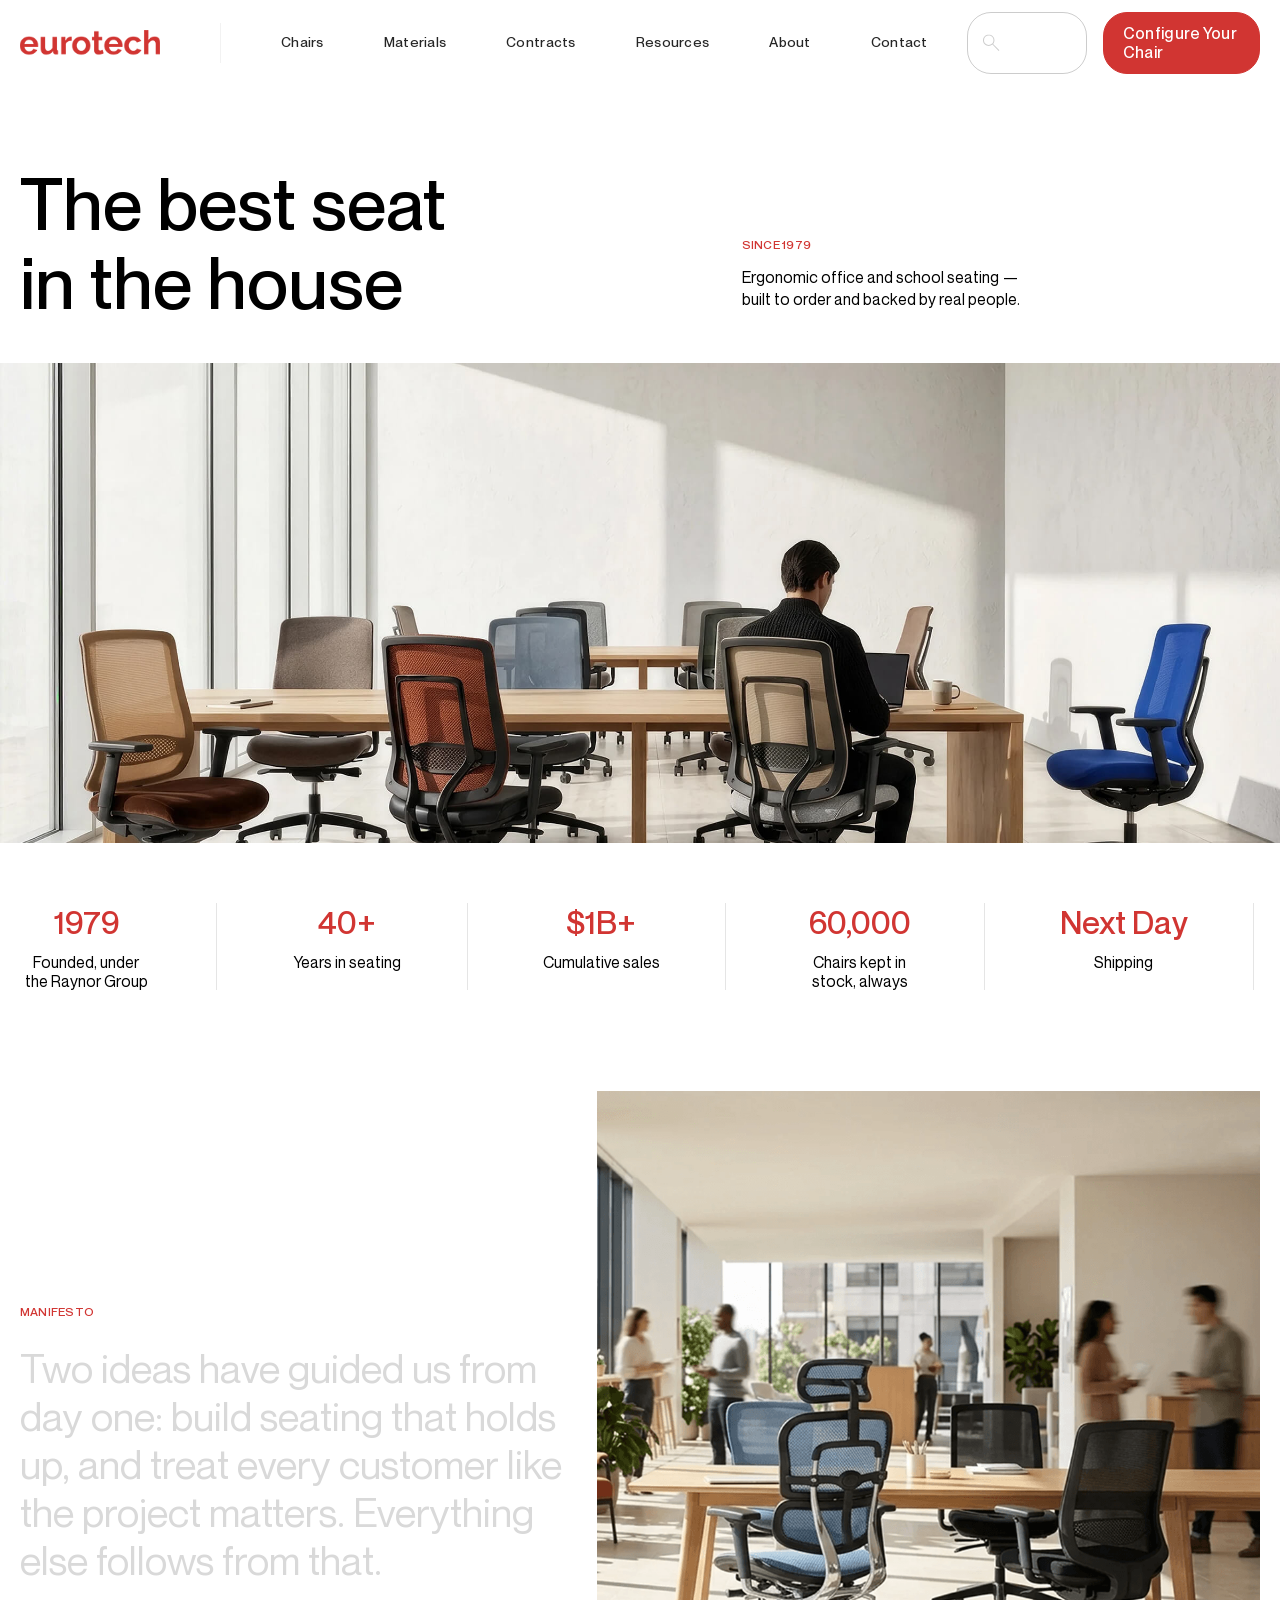
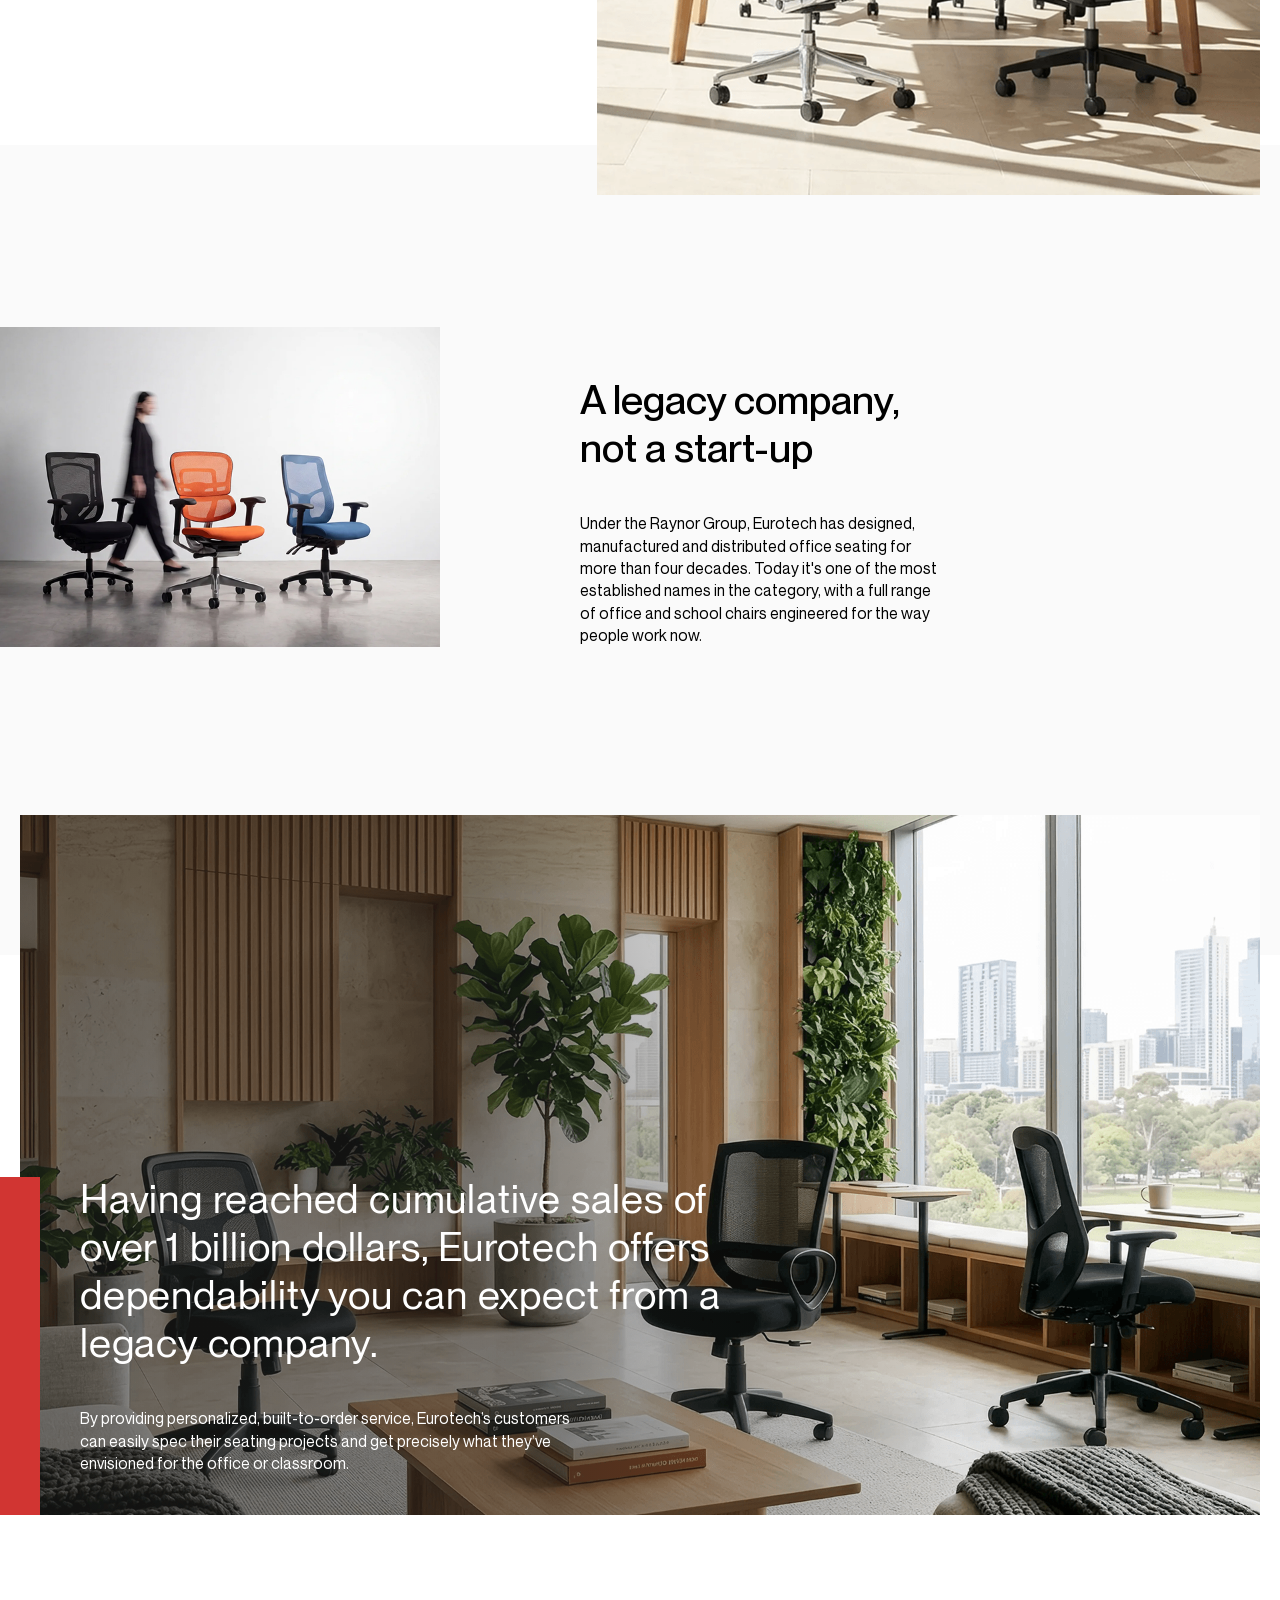
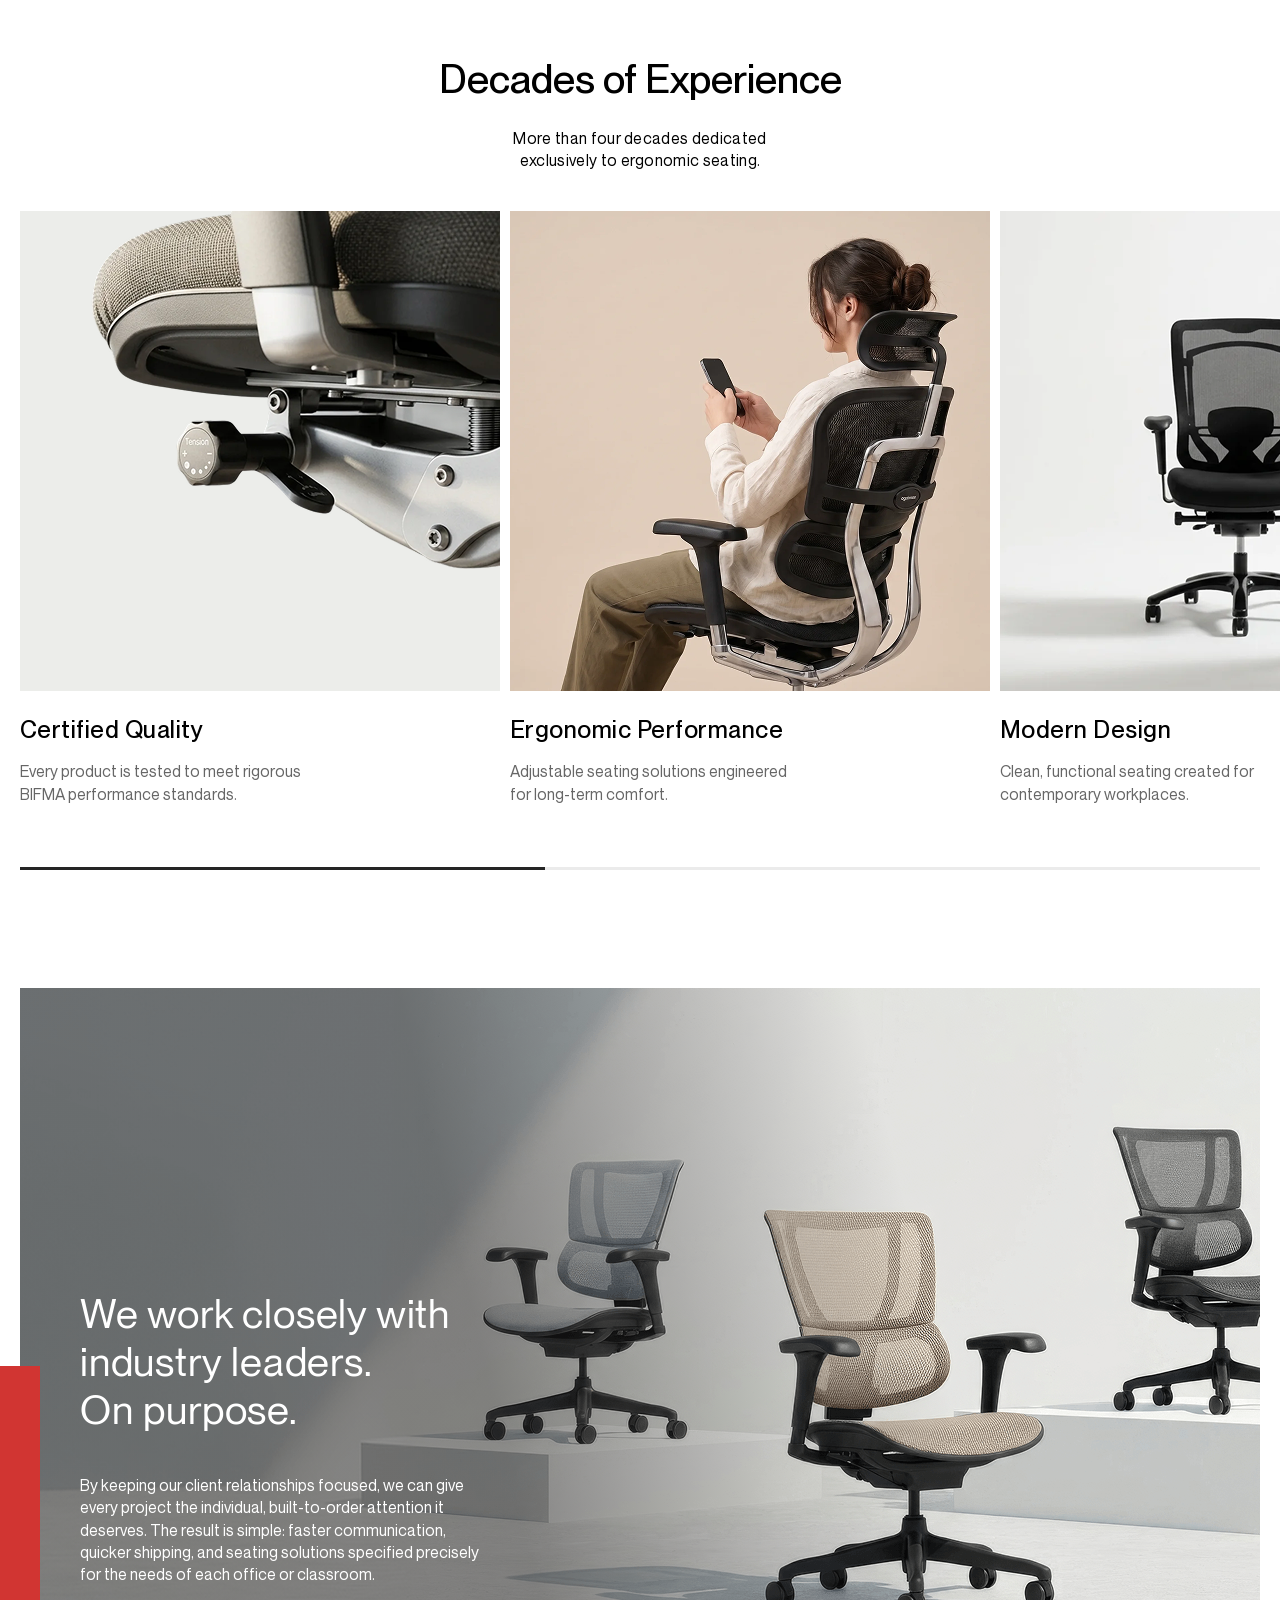
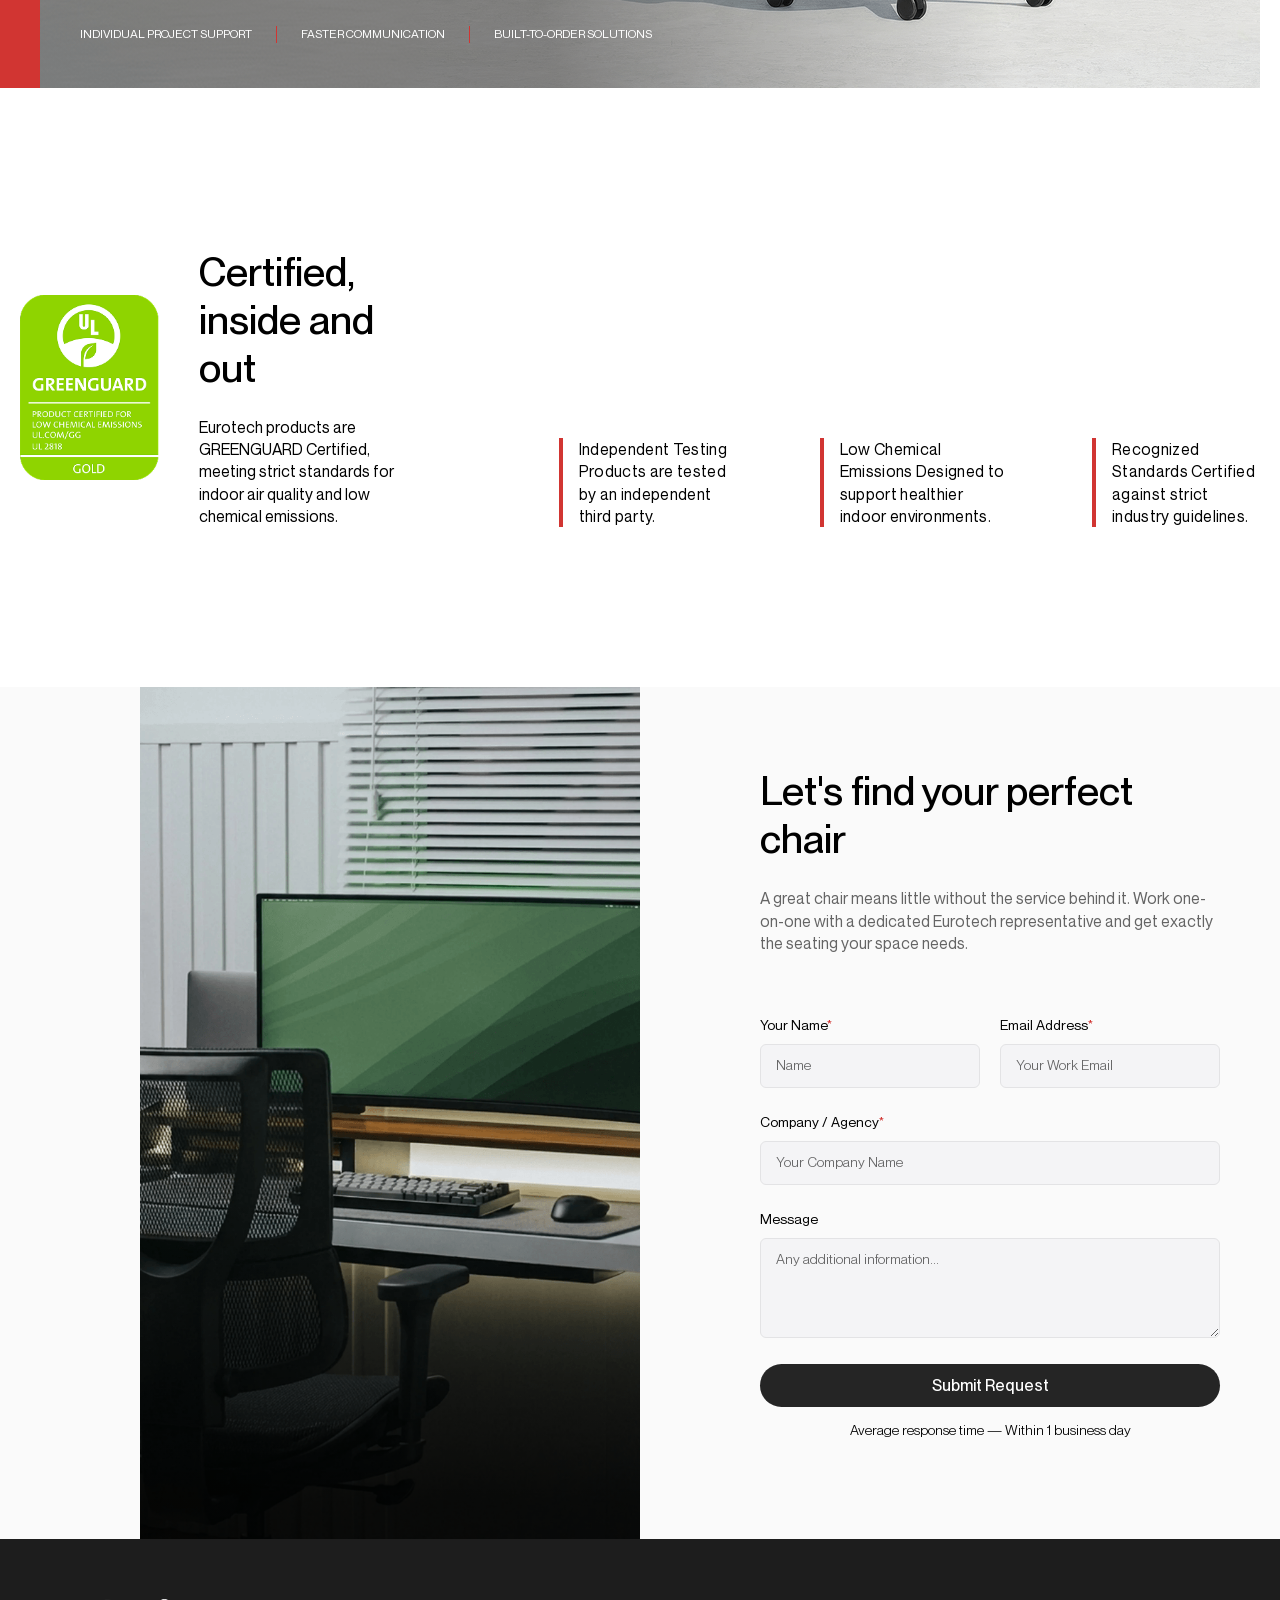
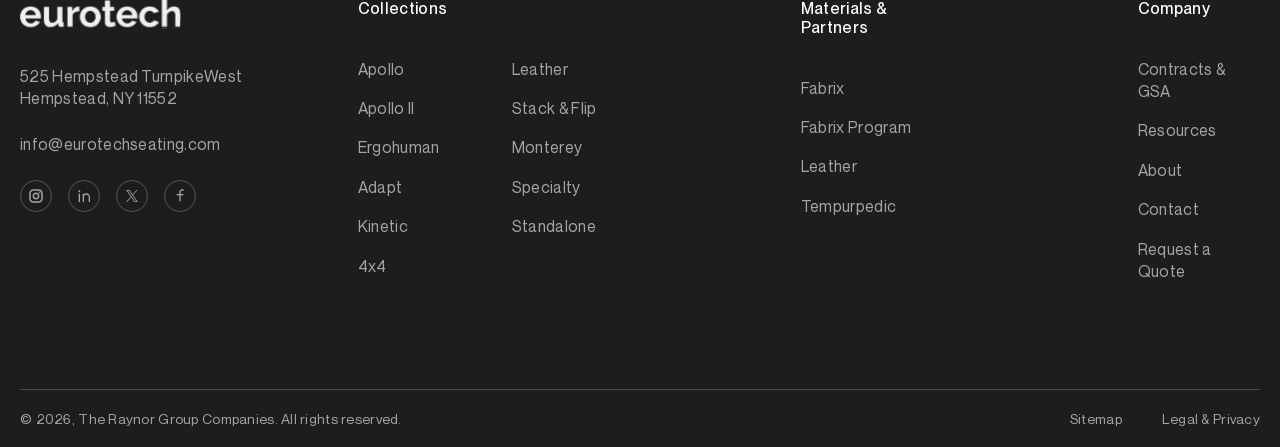
<file: about.html>
<!DOCTYPE html>
<html lang="en">

<head>
    <meta charset="UTF-8">
    <meta name="viewport" content="width=device-width, initial-scale=1.0">
    <title> About Us</title>
    <link rel="stylesheet" href="assets/css/fonts.css">
    <link rel="stylesheet" href="assets/css/swiper-bundle.min.css">
    <link rel="stylesheet" href="assets/css/main.css">
    <link rel="stylesheet" href="assets/css/tn-style.css">
</head>

<body>
    <header class="header-site">
        <div class="container">
            <div class="header-inner">
                <div class="header-left">
                    <div class="header-logo">
                        <a href="index.html">
                            <img src="assets/images/logo.svg" alt="">
                        </a>
                    </div>
                    <div class="header-line-space"></div>
                    <div class="header-menu">
                        <nav>
                            <ul>
                                <li class="has-mega-menu">
                                    <a href="#">Chairs</a>

                                    <div class="mega-menu ">
                                        <div class="container">
                                            <div class="mega-menu-wrap">
                                                <div class="mega-menu-inner">
                                                    <div class="mega-menu-links">
                                                        <div class="mega-menu-column">
                                                            <a href="#" class="mega-menu-heading">
                                                                Browse by Collection
                                                                <span>
                                                                    <svg width="5" height="9" viewBox="0 0 5 9"
                                                                        fill="none" xmlns="http://www.w3.org/2000/svg">
                                                                        <path
                                                                            d="M-0.000107288 0.706667L0.707226 9.53674e-07L4.55989 3.85133C4.622 3.91305 4.67128 3.98643 4.70491 4.06726C4.73855 4.1481 4.75586 4.23478 4.75586 4.32233C4.75586 4.40988 4.73855 4.49657 4.70491 4.5774C4.67128 4.65824 4.622 4.73162 4.55989 4.79333L0.707226 8.64667L0.00055933 7.94L3.61656 4.32333L-0.000107288 0.706667Z"
                                                                            fill="#D13532" />
                                                                    </svg>
                                                                </span>
                                                            </a>
                                                            <ul>
                                                                <li><a href="#">Apollo</a></li>
                                                                <li><a href="#">Apollo II</a></li>
                                                                <li><a href="#">Ergohuman</a></li>
                                                                <li><a href="#">Adapt</a></li>
                                                                <li><a href="#">Kinetic</a></li>
                                                                <li><a href="#">4x4</a></li>
                                                                <li><a href="#">Leather</a></li>
                                                                <li><a href="#">Stack & Flip</a></li>
                                                                <li><a href="#">Monterey</a></li>
                                                                <li><a href="#">Specialty</a></li>
                                                                <li><a href="#">Standalone</a></li>
                                                            </ul>
                                                        </div>

                                                        <div class="mega-menu-column">
                                                            <a href="#" class="mega-menu-heading">
                                                                Browse by Setting
                                                                <span>
                                                                    <svg width="5" height="9" viewBox="0 0 5 9"
                                                                        fill="none" xmlns="http://www.w3.org/2000/svg">
                                                                        <path
                                                                            d="M-0.000107288 0.706667L0.707226 9.53674e-07L4.55989 3.85133C4.622 3.91305 4.67128 3.98643 4.70491 4.06726C4.73855 4.1481 4.75586 4.23478 4.75586 4.32233C4.75586 4.40988 4.73855 4.49657 4.70491 4.5774C4.67128 4.65824 4.622 4.73162 4.55989 4.79333L0.707226 8.64667L0.00055933 7.94L3.61656 4.32333L-0.000107288 0.706667Z"
                                                                            fill="#D13532" />
                                                                    </svg>
                                                                </span>
                                                            </a>

                                                            <ul>
                                                                <li><a href="#">Office</a></li>
                                                                <li><a href="#">Healthcare</a></li>
                                                                <li><a href="#">Education</a></li>
                                                                <li><a href="#">Conference</a></li>
                                                                <li><a href="#">Executive</a></li>
                                                                <li><a href="#">Guest / Lounge</a></li>
                                                            </ul>
                                                        </div>

                                                        <div class="mega-menu-column">
                                                            <div class="mega-menu-heading">
                                                                Featured
                                                            </div>

                                                            <ul>
                                                                <li><a href="#">Configure a Chair</a></li>
                                                                <li><a href="#">Materials Library</a></li>
                                                            </ul>
                                                        </div>

                                                    </div>
                                                    <div class="mega-menu-banners">

                                                        <a href="#" class="mega-menu-card title-black">
                                                            <div class="mega-menu-image">
                                                                <img src="assets/images/Apollo-Collection-Image.png"
                                                                    alt="Apollo Collection">
                                                            </div>

                                                            <span class="mega-menu-card-title ">
                                                                Apollo Collection
                                                            </span>
                                                        </a>

                                                        <a href="#" class="mega-menu-card title-white">
                                                            <div class="mega-menu-image">
                                                                <img src="assets/images/Latest-News-Image.png"
                                                                    alt="Latest News">
                                                            </div>

                                                            <span class="mega-menu-card-title ">
                                                                Latest News
                                                            </span>
                                                        </a>

                                                    </div>
                                                </div>
                                            </div>

                                        </div>
                                    </div>
                                </li>
                                <li class="has-mega-menu">
                                    <a href="#">Materials</a>

                                    <div class="mega-menu ">
                                        <div class="container">
                                            <div class="mega-menu-wrap">
                                                <div class="mega-menu-materials">
                                                    <a href="#" class="material-menu-card">
                                                        <div class="material-menu-image">
                                                            <img class="image"
                                                                src="assets/images/Materials-Overview-Image.png"
                                                                alt="Overview">
                                                        </div>

                                                        <div class="material-menu-content">
                                                            <div class="material-menu-title">
                                                                Overview
                                                                <span class="material-menu-arrow">
                                                                    <svg width="5" height="9" viewBox="0 0 5 9"
                                                                        fill="none" xmlns="http://www.w3.org/2000/svg">
                                                                        <path
                                                                            d="M-0.000107288 0.706667L0.707226 9.53674e-07L4.55989 3.85133C4.622 3.91305 4.67128 3.98643 4.70491 4.06726C4.73855 4.1481 4.75586 4.23478 4.75586 4.32233C4.75586 4.40988 4.73855 4.49657 4.70491 4.5774C4.67128 4.65824 4.622 4.73162 4.55989 4.79333L0.707226 8.64667L0.00055933 7.94L3.61656 4.32333L-0.000107288 0.706667Z"
                                                                            fill="#D13532" />
                                                                    </svg>
                                                                </span>
                                                            </div>
                                                            <p class="material-menu-description">
                                                                Explore all options
                                                            </p>
                                                        </div>
                                                    </a>
                                                    <a href="#" class="material-menu-card">
                                                        <div class="material-menu-image">
                                                            <img class="image"
                                                                src="assets/images/Materials-Fabrix-Image.png"
                                                                alt="Fabric Program">
                                                            <img src="assets/images/fabrix-logo.svg" alt=""
                                                                class="card-logo">
                                                        </div>
                                                        <div class="material-menu-content">
                                                            <div class="material-menu-title">
                                                                Fabric Program
                                                                <span class="material-menu-arrow">
                                                                    <svg width="5" height="9" viewBox="0 0 5 9"
                                                                        fill="none" xmlns="http://www.w3.org/2000/svg">
                                                                        <path
                                                                            d="M-0.000107288 0.706667L0.707226 9.53674e-07L4.55989 3.85133C4.622 3.91305 4.67128 3.98643 4.70491 4.06726C4.73855 4.1481 4.75586 4.23478 4.75586 4.32233C4.75586 4.40988 4.73855 4.49657 4.70491 4.5774C4.67128 4.65824 4.622 4.73162 4.55989 4.79333L0.707226 8.64667L0.00055933 7.94L3.61656 4.32333L-0.000107288 0.706667Z"
                                                                            fill="#D13532" />
                                                                    </svg>
                                                                </span>
                                                            </div>
                                                            <p class="material-menu-description">
                                                                Upholstery solutions
                                                            </p>
                                                        </div>
                                                    </a>
                                                    <a href="#" class="material-menu-card">
                                                        <div class="material-menu-image">
                                                            <img class="image"
                                                                src="assets/images/Materials-Libary-Image.png"
                                                                alt="Material Library">
                                                        </div>
                                                        <div class="material-menu-content">
                                                            <div class="material-menu-title">
                                                                Material Library
                                                                <span class="material-menu-arrow">
                                                                    <svg width="5" height="9" viewBox="0 0 5 9"
                                                                        fill="none" xmlns="http://www.w3.org/2000/svg">
                                                                        <path
                                                                            d="M-0.000107288 0.706667L0.707226 9.53674e-07L4.55989 3.85133C4.622 3.91305 4.67128 3.98643 4.70491 4.06726C4.73855 4.1481 4.75586 4.23478 4.75586 4.32233C4.75586 4.40988 4.73855 4.49657 4.70491 4.5774C4.67128 4.65824 4.622 4.73162 4.55989 4.79333L0.707226 8.64667L0.00055933 7.94L3.61656 4.32333L-0.000107288 0.706667Z"
                                                                            fill="#D13532" />
                                                                    </svg>
                                                                </span>
                                                            </div>
                                                            <p class="material-menu-description">
                                                                Browse fabrics &amp; mesh
                                                            </p>
                                                        </div>
                                                    </a>
                                                    <a href="#" class="material-menu-card">
                                                        <div class="material-menu-image">
                                                            <img class="image"
                                                                src="assets/images/Materials-Tempur-Image.png"
                                                                alt="TEMPUR">
                                                            <img src="assets/images/tempur-logo.svg" alt=""
                                                                class="card-logo">
                                                        </div>
                                                        <div class="material-menu-content">
                                                            <div class="material-menu-title">
                                                                TEMPUR®
                                                                <span class="material-menu-arrow">
                                                                    <svg width="5" height="9" viewBox="0 0 5 9"
                                                                        fill="none" xmlns="http://www.w3.org/2000/svg">
                                                                        <path
                                                                            d="M-0.000107288 0.706667L0.707226 9.53674e-07L4.55989 3.85133C4.622 3.91305 4.67128 3.98643 4.70491 4.06726C4.73855 4.1481 4.75586 4.23478 4.75586 4.32233C4.75586 4.40988 4.73855 4.49657 4.70491 4.5774C4.67128 4.65824 4.622 4.73162 4.55989 4.79333L0.707226 8.64667L0.00055933 7.94L3.61656 4.32333L-0.000107288 0.706667Z"
                                                                            fill="#D13532" />
                                                                    </svg>
                                                                </span>
                                                            </div>
                                                            <p class="material-menu-description">
                                                                Pressure-relieving seat technology
                                                            </p>
                                                        </div>
                                                    </a>
                                                </div>
                                            </div>
                                        </div>
                                    </div>
                                </li>
                                <li><a href="#">Contracts</a></li>
                                <li><a href="#">Resources</a></li>
                                <li><a href="#">About</a></li>
                                <li><a href="#">Contact</a></li>
                            </ul>
                        </nav>
                    </div>
                </div>
                <div class="header-right">
                    <div class="header-search">
                        <div class="search-icon">
                            <svg width="17" height="17" viewBox="0 0 17 17" fill="none"
                                xmlns="http://www.w3.org/2000/svg">
                                <path
                                    d="M15.677 16.385L9.415 10.123C8.915 10.549 8.34 10.8787 7.69 11.112C7.04 11.3453 6.38667 11.462 5.73 11.462C4.13133 11.462 2.77667 10.9067 1.666 9.796C0.555333 8.68467 0 7.32967 0 5.731C0 4.13233 0.555333 2.77767 1.666 1.667C2.77667 0.556334 4.13133 0.000667266 5.73 5.99161e-07C7.32867 -0.000666067 8.68367 0.555 9.795 1.667C10.9063 2.779 11.4617 4.13367 11.461 5.731C11.461 6.42567 11.338 7.098 11.092 7.748C10.846 8.398 10.5227 8.954 10.122 9.416L16.384 15.677L15.677 16.385ZM5.731 10.461C7.05767 10.461 8.17767 10.0043 9.091 9.091C10.0043 8.17767 10.461 7.05733 10.461 5.73C10.461 4.40267 10.0043 3.28267 9.091 2.37C8.17767 1.45733 7.05767 1.00067 5.731 1C4.40433 0.999334 3.284 1.456 2.37 2.37C1.456 3.284 0.999333 4.404 1 5.73C1.00067 7.056 1.45733 8.176 2.37 9.09C3.28267 10.004 4.40267 10.4607 5.73 10.46"
                                    fill="currentColor" />
                            </svg>
                        </div>
                        <input type="text" name="search" id="search">
                    </div>
                    <a href="#" class="btn btn-primary">Configure Your Chair</a>
                </div>
            </div>
        </div>
    </header>
    <main>
        <div class="about-us">
            <section class="about-hero">
                <div class="container">
                    <div class="about-hero__top">
                        <div class="left">
                            <h1 class="about-hero__heading">The best seat in the house</h1>
                        </div>
                        <div class="right">
                            <div class="section-label">Since 1979</div>
                            <div class="about-hero__desc">
                                <p>Ergonomic office and school seating — built to order and backed by real people. </p>
                            </div>
                        </div>
                    </div>
                </div>
                <div class="about-hero-img">
                    <img src="assets/images/banner-about-us.jpg" alt="">
                </div>
            </section>
            <!-- <section class="hero-sec"
                style="background: url(assets/images/banner-about-us.jpg) no-repeat center / cover;">
                <div class="container">
                    <div class="hero-main">
                        <h1 class="hero-heading">The best seat in the house</h1>
                        <div class="hero-desc">
                            <p>Ergonomic office and school seating — built to order and backed by real people.
                            </p>
                        </div>
                        <div class="hero-buttons">
                            <a href="#" class="btn btn-white">Learn More</a>
                        </div>
                    </div>
                </div>
            </section> -->
            <section class="key-statistics">
                <div class="container">
                    <div class="key-statistics__grid">
                        <div class="key-statistics__item">
                            <p class="key-statistics__number">1979</p>
                            <p class="key-statistics__text">
                                Founded, under<br>
                                the Raynor Group
                            </p>
                        </div>
                        <div class="key-statistics__item">
                            <p class="key-statistics__number">40+</p>
                            <p class="key-statistics__text">
                                Years in seating
                            </p>
                        </div>
                        <div class="key-statistics__item">
                            <p class="key-statistics__number">$1B+</p>
                            <p class="key-statistics__text">
                                Cumulative sales
                            </p>
                        </div>
                        <div class="key-statistics__item">
                            <p class="key-statistics__number">60,000</p>
                            <p class="key-statistics__text">
                                Chairs kept in<br> stock, always
                            </p>
                        </div>
                        <div class="key-statistics__item">
                            <p class="key-statistics__number">Next Day</p>
                            <p class="key-statistics__text">
                                Shipping
                            </p>
                        </div>
                        <div class="key-statistics__item">
                            <p class="key-statistics__number">Worldwide</p>
                            <p class="key-statistics__text">
                                Where our chairs ship
                            </p>
                        </div>
                    </div>
                </div>
            </section>
            <section class="about-manifesto">
                <div class="container">
                    <div class="about-manifesto__flex">
                        <div class="about-manifesto__left">
                            <div class="section-label">MANIFESTO</div>
                            <div class=" typing-fade-wrap">
                                <h2 class="section-heading typing-fade">
                                    Two ideas have guided us from day one: build seating that holds up, and treat every
                                    customer like the project matters. Everything else follows from that.
                                </h2>

                            </div>
                        </div>
                        <div class="about-manifesto__right">
                            <img src="assets/images/manifesto.png" alt="">
                        </div>
                    </div>
                </div>
            </section>
            <section class="legacy-company">
                <div class="container">
                    <div class="legacy-company__wrap">
                        <div class="legacy-company__left">
                            <img class="legacy-company__image" src="assets/images/legacy-company-image.jpg" alt="">
                        </div>
                        <div class="legacy-company__right">
                            <div class="legacy-company__content">
                                <h2 class="section-heading legacy-company__title">A legacy company, not a start-up</h2>
                                <div class="legacy-company__text">
                                    Under the Raynor Group, Eurotech has designed, manufactured and distributed office
                                    seating for more than four decades. Today it's one of the most established names in
                                    the
                                    category, with a full range of office and school chairs engineered for the way
                                    people
                                    work now.
                                </div>
                            </div>

                        </div>
                    </div>
                </div>

            </section>
            <section class="red-box">
                <div class="container">
                    <div class="red-box__wrap"
                        style="background: url(assets/images/about-banner-2.png) no-repeat center / cover;">
                        <div class="red-box__content">
                            <h3 class="red-box__title">Having reached cumulative sales of over 1 billion dollars,
                                Eurotech
                                offers dependability you can expect from a legacy company.</h3>
                            <div class="red-box__text">By providing personalized, built-to-order service, Eurotech’s
                                customers can easily spec their seating projects and get precisely what they’ve
                                envisioned
                                for the office or classroom.</div>
                        </div>
                    </div>
                </div>
            </section>

            <section class="decades-of-experience">
                <div class="container">
                    <div class="decades-of-experience__header">
                        <h2 class="section-heading decades-of-experience__title">Decades of Experience</h2>
                        <p class="decades-of-experience__text">More than four decades dedicated exclusively to ergonomic
                            seating.</p>
                    </div>
                    <div class="swiper decades-of-experience__swiper">
                        <div class="swiper-wrapper">
                            <div class="swiper-slide decades-of-experience__item">
                                <div class="decades-of-experience__image">
                                    <img src="assets/images/certified-quality.png" alt="">
                                </div>
                                <div class="decades-of-experience__content">
                                    <h3 class="decades-swiper__title">Certified Quality</h3>
                                    <p>Every product is tested to meet rigorous BIFMA performance standards.</p>
                                </div>
                            </div>
                            <div class="swiper-slide decades-of-experience__item">
                                <div class="decades-of-experience__image">
                                    <img src="assets/images/ergonomic-performance.png" alt="">
                                </div>
                                <div class="decades-of-experience__content">
                                    <h3 class="decades-swiper__title">Ergonomic Performance</h3>
                                    <p>Adjustable seating solutions engineered for long-term comfort.</p>
                                </div>
                            </div>
                            <div class="swiper-slide decades-of-experience__item">
                                <div class="decades-of-experience__image">
                                    <img src="assets/images/modern-design.png" alt="">
                                </div>
                                <div class="decades-of-experience__content">
                                    <h3 class="decades-swiper__title">Modern Design</h3>
                                    <p>Clean, functional seating created for contemporary workplaces.</p>
                                </div>
                            </div>
                            <div class="swiper-slide decades-of-experience__item">
                                <div class="decades-of-experience__image">
                                    <img src="assets/images/customized-products.png" alt="">
                                </div>
                                <div class="decades-of-experience__content">
                                    <h3 class="decades-swiper__title">Customized Products</h3>
                                    <p>Choose from a wide range of materials, finishes, adjustments, and seating
                                        options.</p>
                                </div>
                            </div>
                            <div class="swiper-slide decades-of-experience__item">
                                <div class="decades-of-experience__image">
                                    <img src="assets/images/custom-service.png" alt="">
                                </div>
                                <div class="decades-of-experience__content">
                                    <h3 class="decades-swiper__title">Customer Service</h3>
                                    <p>Work directly with experienced representatives throughout your project.</p>
                                </div>
                            </div>
                            <div class="swiper-slide decades-of-experience__item">
                                <div class="decades-of-experience__image">
                                    <img src="assets/images/certified-quality.png" alt="">
                                </div>
                                <div class="decades-of-experience__content">
                                    <h3 class="decades-swiper__title">Fast Delivery</h3>
                                    <p>With thousands of chairs in inventory, many products ship within days.</p>
                                </div>
                            </div>

                        </div>
                        <div class="expolore-coll__scrollbar swiper-scrollbar"></div>

                    </div>
                </div>
            </section>
            <section class="red-box red-box-2">
                <div class="container">
                    <div class="red-box__wrap"
                        style="background: url(assets/images/we-work-image.png) no-repeat center / cover;">
                        <div class="red-box__content">
                            <h3 class="red-box__title">We work closely with industry leaders.
                                <br />On purpose.
                            </h3>
                            <div class="red-box__text">By keeping our client relationships focused, we can give every
                                project the individual, built-to-order attention it deserves. The result is simple:
                                faster communication, quicker shipping, and seating solutions specified precisely for
                                the needs of each office or classroom.</div>
                            <ul class="red-box__list">
                                <li>Individual project support</li>
                                <li>Faster communication</li>
                                <li>Built-to-order solutions</li>
                            </ul>
                        </div>
                    </div>
                </div>
            </section>
            <section class="section-certified">
                <div class="container">
                    <div class="section-certified__wrap">
                        <div class="section-certified__left">
                            <img src="assets/images/certified-image.png" alt="">
                            <div class="section-certified__content">
                                <h2 class="section-heading section-certified__title">Certified, <br />inside and out
                                </h2>
                                <p class="section-certified__text">Eurotech products are GREENGUARD Certified, meeting
                                    strict standards for indoor air
                                    quality and low chemical emissions.</p>
                            </div>
                        </div>
                        <div class="section-certified__right">
                            <ul class="section-certified__list">
                                <li>Independent Testing Products are tested by an independent third party.</li>
                                <li>Low Chemical Emissions Designed to support healthier indoor environments.</li>
                                <li> Recognized Standards Certified against strict industry guidelines.</li>
                            </ul>
                        </div>
                    </div>
                </div>
            </section>
            <section class="cta-contact-sec cta-contact-reverse-sec">
                <div class="container">
                    <div class="cta-contact__inner">
                        <div class="cta-contact__left">
                            <div class="cta-contact__content">
                                <h2 class="section-heading cta-contact__heading">Let's find your perfect chair
                                </h2>
                                <div class="cta-contact__desc">
                                    <p>A great chair means little without the service behind it. Work one-on-one with a
                                        dedicated Eurotech representative and get exactly the seating your space needs.
                                    </p>
                                </div>
                                <div class="cta-contact__form">
                                    <form action="">
                                        <div class="form-wrapper">
                                            <div class="form-row">
                                                <div class="form-group">
                                                    <label for="name" class="form-label">Your Name<span>*</span></label>
                                                    <input type="text" name="name" placeholder="Name">
                                                </div>
                                                <div class="form-group">
                                                    <label for="email" class="form-label">Email
                                                        Address<span>*</span></label>
                                                    <input type="email" name="email" placeholder="Your Work Email">
                                                </div>
                                            </div>
                                            <div class="form-group">
                                                <label for="name" class="form-label">Company /
                                                    Agency<span>*</span></label>
                                                <input type="text" name="company name" placeholder="Your Company Name">
                                            </div>
                                            <div class="form-group">
                                                <label for="name" class="form-label">Message</label>
                                                <textarea name="message" id="message"
                                                    placeholder="Any additional information..."></textarea>
                                            </div>

                                        </div>
                                        <div class="form-footer">
                                            <input type="submit" value="Submit Request">
                                        </div>
                                    </form>
                                    <div class="form-note">Average response time — Within 1 business day</div>
                                </div>
                            </div>
                        </div>
                        <div class="cta-contact__right">
                            <div class="cta-contact__image">
                                <img src="assets/images/cta-contact-img-2.png" alt="">
                            </div>
                        </div>
                    </div>
                </div>
            </section>

        </div>
    </main>

    <footer class="footer-site">
        <div class="container">
            <div class="footer-top">
                <div class="footer-left">
                    <div class="footer-logo">
                        <a href="index.html">
                            <img src="assets/images/logo-white.svg" alt="">
                        </a>
                    </div>
                    <p class="footer-address">525 Hempstead TurnpikeWest Hempstead, NY 11552</p>
                    <a class="footer-email" href="mailto:info@eurotechseating.com">info@eurotechseating.com</a>
                    <div class="footer-socials">
                        <a href="#">
                            <img src="assets/images/iconoir_instagram.svg" alt="">
                        </a>
                        <a href="#">
                            <img src="assets/images/ri_linkedin-line.svg" alt="">
                        </a>
                        <a href="#">
                            <img src="assets/images/bxl_twitter-x.svg" alt="">
                        </a>
                        <a href="#">
                            <img src="assets/images/ri_facebook-line.svg" alt="">
                        </a>
                    </div>
                </div>
                <div class="footer-right">
                    <div class="footer-menus">
                        <div class="footer-links">
                            <div class="footer-link-title">Collections</div>
                            <ul>
                                <li>
                                    <a href="#">Apollo</a>
                                </li>
                                <li>
                                    <a href="#">Apollo II</a>
                                </li>
                                <li>
                                    <a href="#">Ergohuman</a>
                                </li>
                                <li>
                                    <a href="#">Adapt</a>
                                </li>
                                <li>
                                    <a href="#">Kinetic</a>
                                </li>
                                <li>
                                    <a href="#">4x4</a>
                                </li>
                                <li>
                                    <a href="#">Leather</a>
                                </li>
                                <li>
                                    <a href="#">Stack & Flip</a>
                                </li>
                                <li>
                                    <a href="#">Monterey</a>
                                </li>
                                <li>
                                    <a href="#">Specialty</a>
                                </li>
                                <li>
                                    <a href="#">Standalone</a>
                                </li>
                            </ul>
                        </div>
                        <div class="footer-links">
                            <div class="footer-link-title">Materials & Partners</div>
                            <ul>
                                <li>
                                    <a href="#">Fabrix</a>
                                </li>
                                <li>
                                    <a href="#">Fabrix Program</a>
                                </li>
                                <li>
                                    <a href="#">Leather</a>
                                </li>
                                <li>
                                    <a href="#">Tempurpedic</a>
                                </li>
                            </ul>
                        </div>
                        <div class="footer-links">
                            <div class="footer-link-title">Company</div>
                            <ul>
                                <li>
                                    <a href="#">Contracts & GSA</a>
                                </li>
                                <li>
                                    <a href="#">Resources</a>
                                </li>
                                <li>
                                    <a href="#">About</a>
                                </li>
                                <li>
                                    <a href="#">Contact</a>
                                </li>
                                <li>
                                    <a href="#">Request a Quote</a>
                                </li>
                            </ul>
                        </div>
                    </div>
                </div>
            </div>
            <div class="footer-bottom">
                <div class="footer-copyright">© 2026, The Raynor Group Companies. All rights reserved.</div>
                <div class="footer-bottom-links">
                    <a href="#">Sitemap</a>
                    <a href="#">Legal & Privacy</a>
                </div>
            </div>
        </div>
    </footer>
    <script src="assets/js/jquery-3.7.1.min.js"></script>
    <script src="assets/js/swiper-bundle.min.js"></script>
    <script src="assets/js/main.js"></script>
    <script>

        // Slider Explore Collections In about Page - Start
        $("section")
            .has(".decades-of-experience__swiper")
            .each(function () {
                const $section = $(this);

                new Swiper($section.find(".decades-of-experience__swiper")[0], {
                    slidesPerView: 'auto',
                    spaceBetween: 10,
                    speed: 700,
                    grabCursor: true,

                    // navigation: {
                    //     nextEl: $section.find(".expolore-coll__next")[0],
                    //     prevEl: $section.find(".expolore-coll__prev")[0],
                    // },

                    scrollbar: {
                        el: $section.find(".expolore-coll__scrollbar")[0],
                        draggable: true,
                    },
                });
            });
        // Slider Explore Collections In about Page - End
    </script>
</body>

</html>
</file>
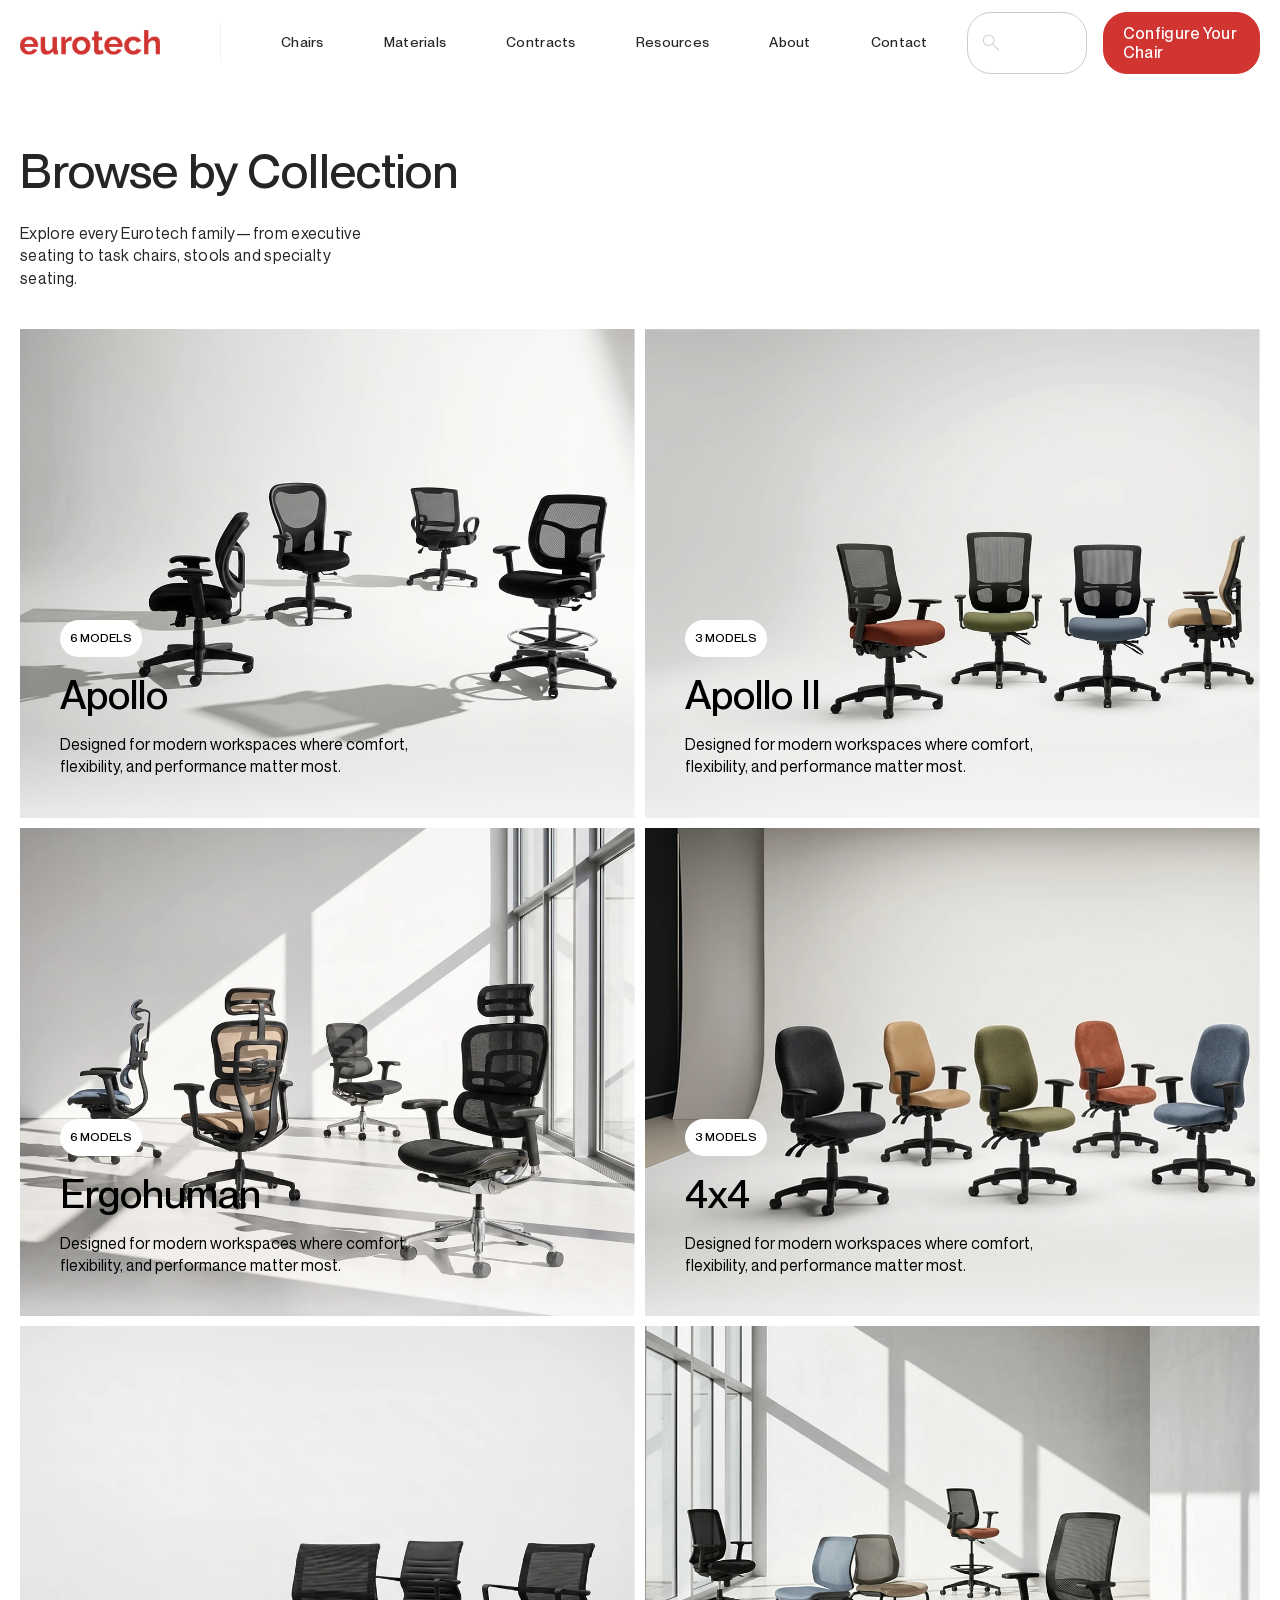
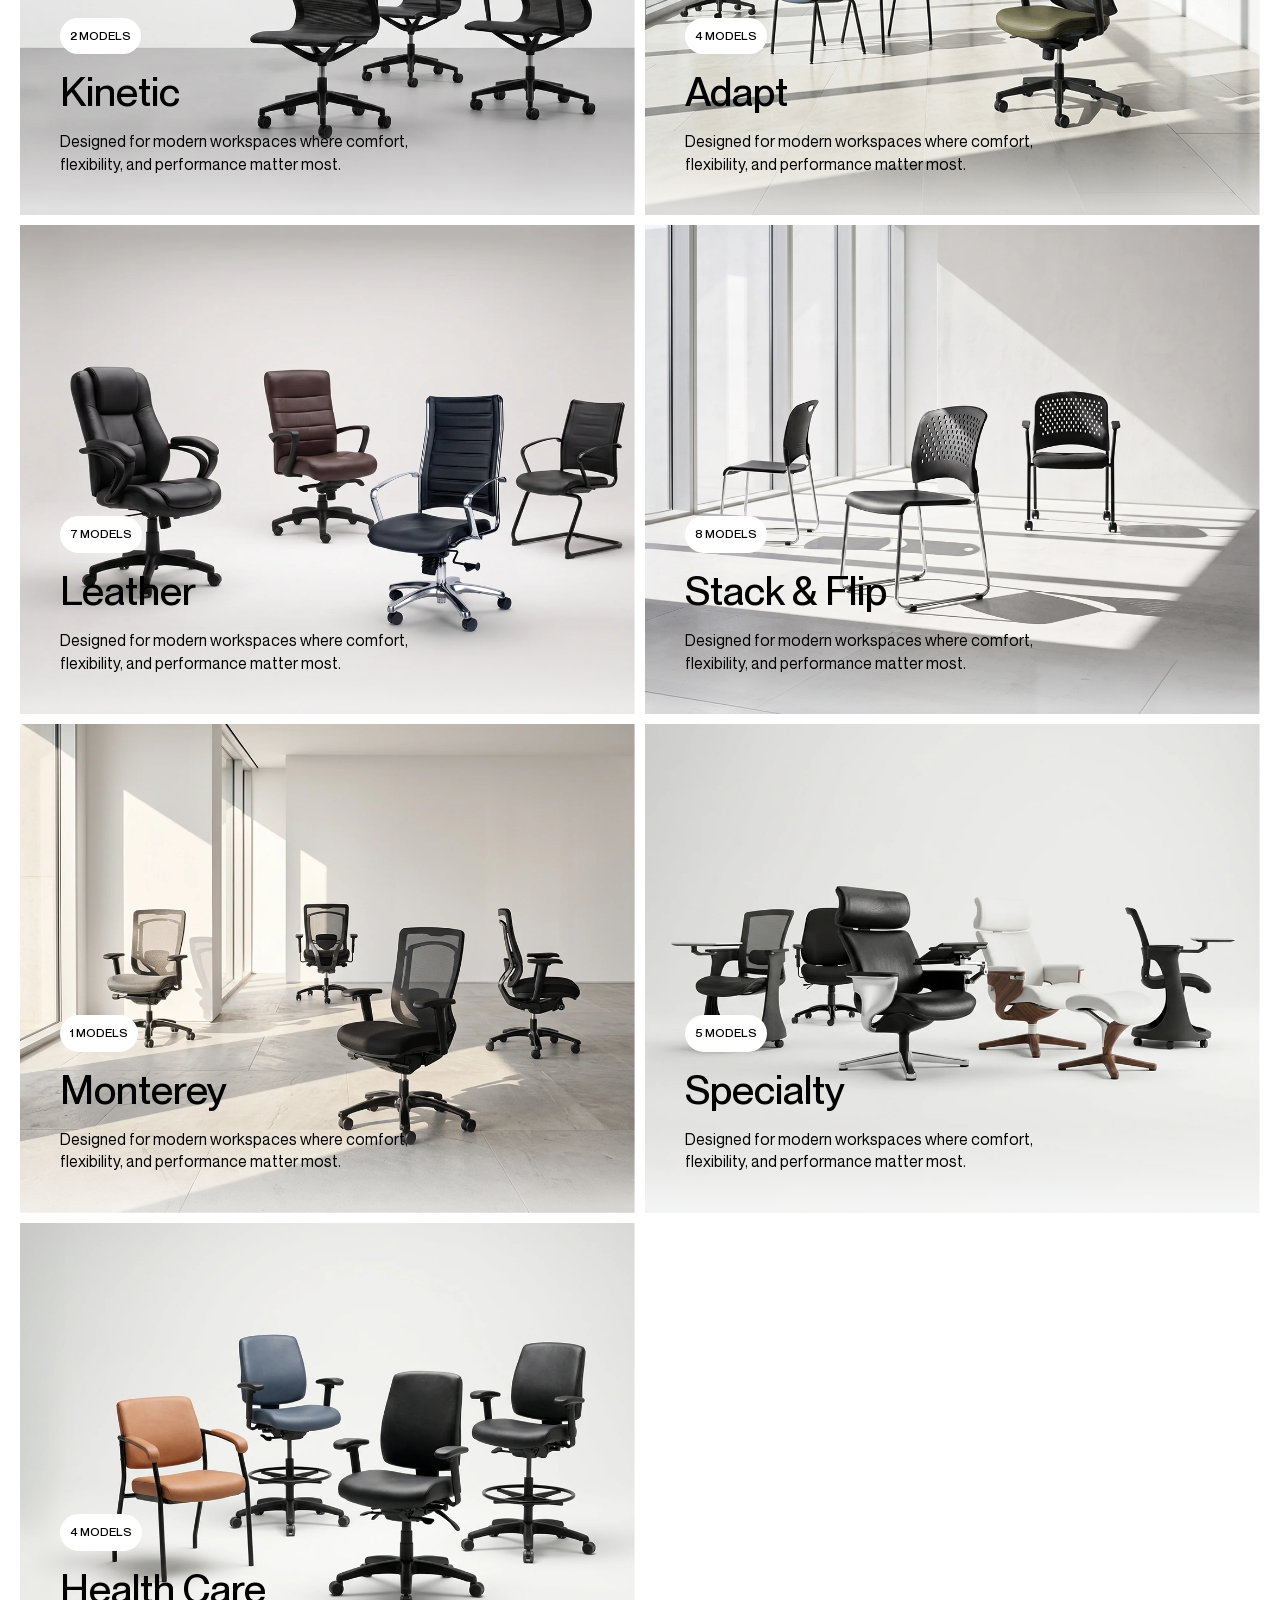
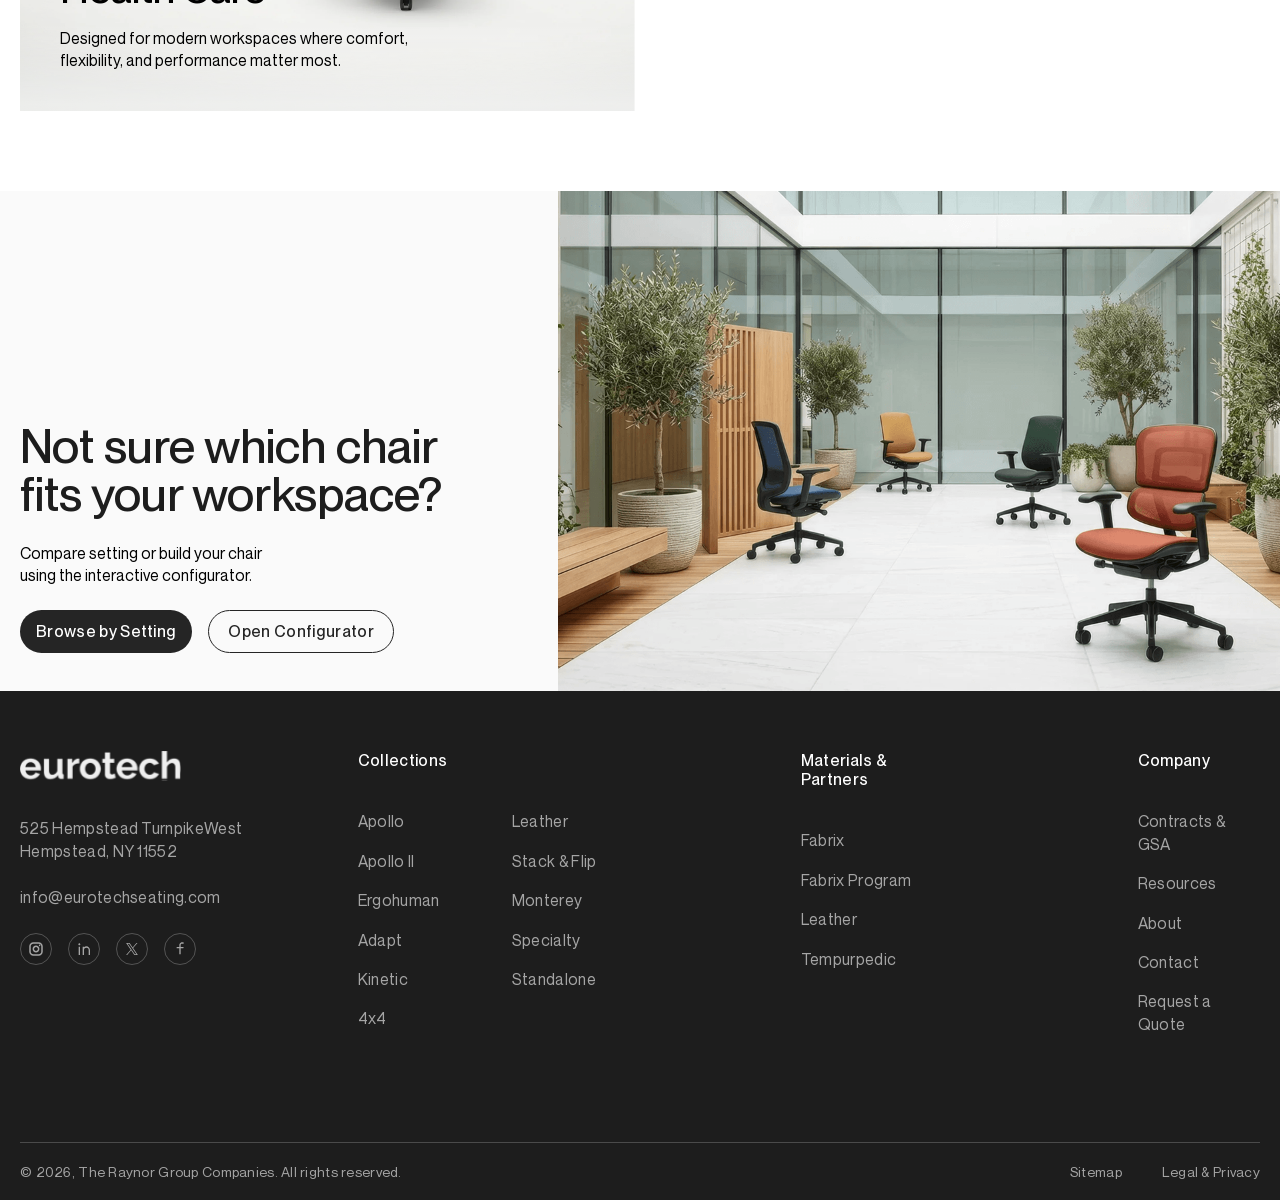
<file: browse-by-collections.html>
<!DOCTYPE html>
<html lang="en">

<head>
    <meta charset="UTF-8">
    <meta name="viewport" content="width=device-width, initial-scale=1.0">
    <title>Browse by Collections | Splash Eurotech Seating</title>
    <link rel="stylesheet" href="assets/css/fonts.css">
    <link rel="stylesheet" href="assets/css/swiper-bundle.min.css">
    <link rel="stylesheet" href="assets/css/main.css">
</head>

<body>
    <header class="header-site">
        <div class="container">
            <div class="header-inner">
                <div class="header-left">
                    <div class="header-logo">
                        <a href="index.html">
                            <img src="assets/images/logo.svg" alt="">
                        </a>
                    </div>
                    <div class="header-line-space"></div>
                    <div class="header-menu">
                        <nav>
                            <ul>
                                <li class="has-mega-menu">
                                    <a href="#">Chairs</a>

                                    <div class="mega-menu ">
                                        <div class="container">
                                            <div class="mega-menu-wrap">
                                                <div class="mega-menu-inner">
                                                    <div class="mega-menu-links">
                                                        <div class="mega-menu-column">
                                                            <a href="#" class="mega-menu-heading">
                                                                Browse by Collection
                                                                <span>
                                                                    <svg width="5" height="9" viewBox="0 0 5 9"
                                                                        fill="none" xmlns="http://www.w3.org/2000/svg">
                                                                        <path
                                                                            d="M-0.000107288 0.706667L0.707226 9.53674e-07L4.55989 3.85133C4.622 3.91305 4.67128 3.98643 4.70491 4.06726C4.73855 4.1481 4.75586 4.23478 4.75586 4.32233C4.75586 4.40988 4.73855 4.49657 4.70491 4.5774C4.67128 4.65824 4.622 4.73162 4.55989 4.79333L0.707226 8.64667L0.00055933 7.94L3.61656 4.32333L-0.000107288 0.706667Z"
                                                                            fill="#D13532" />
                                                                    </svg>
                                                                </span>
                                                            </a>
                                                            <ul>
                                                                <li><a href="#">Apollo</a></li>
                                                                <li><a href="#">Apollo II</a></li>
                                                                <li><a href="#">Ergohuman</a></li>
                                                                <li><a href="#">Adapt</a></li>
                                                                <li><a href="#">Kinetic</a></li>
                                                                <li><a href="#">4x4</a></li>
                                                                <li><a href="#">Leather</a></li>
                                                                <li><a href="#">Stack & Flip</a></li>
                                                                <li><a href="#">Monterey</a></li>
                                                                <li><a href="#">Specialty</a></li>
                                                                <li><a href="#">Standalone</a></li>
                                                            </ul>
                                                        </div>

                                                        <div class="mega-menu-column">
                                                            <a href="#" class="mega-menu-heading">
                                                                Browse by Setting
                                                                <span>
                                                                    <svg width="5" height="9" viewBox="0 0 5 9"
                                                                        fill="none" xmlns="http://www.w3.org/2000/svg">
                                                                        <path
                                                                            d="M-0.000107288 0.706667L0.707226 9.53674e-07L4.55989 3.85133C4.622 3.91305 4.67128 3.98643 4.70491 4.06726C4.73855 4.1481 4.75586 4.23478 4.75586 4.32233C4.75586 4.40988 4.73855 4.49657 4.70491 4.5774C4.67128 4.65824 4.622 4.73162 4.55989 4.79333L0.707226 8.64667L0.00055933 7.94L3.61656 4.32333L-0.000107288 0.706667Z"
                                                                            fill="#D13532" />
                                                                    </svg>
                                                                </span>
                                                            </a>

                                                            <ul>
                                                                <li><a href="#">Office</a></li>
                                                                <li><a href="#">Healthcare</a></li>
                                                                <li><a href="#">Education</a></li>
                                                                <li><a href="#">Conference</a></li>
                                                                <li><a href="#">Executive</a></li>
                                                                <li><a href="#">Guest / Lounge</a></li>
                                                            </ul>
                                                        </div>

                                                        <div class="mega-menu-column">
                                                            <div class="mega-menu-heading">
                                                                Featured
                                                            </div>

                                                            <ul>
                                                                <li><a href="#">Configure a Chair</a></li>
                                                                <li><a href="#">Materials Library</a></li>
                                                            </ul>
                                                        </div>

                                                    </div>
                                                    <div class="mega-menu-banners ">

                                                        <a href="#" class="mega-menu-card title-black">
                                                            <div class="mega-menu-image">
                                                                <img src="assets/images/Apollo-Collection-Image.png"
                                                                    alt="Apollo Collection">
                                                            </div>

                                                            <span class="mega-menu-card-title ">
                                                                Apollo Collection
                                                            </span>
                                                        </a>

                                                        <a href="#" class="mega-menu-card title-white">
                                                            <div class="mega-menu-image">
                                                                <img src="assets/images/Latest-News-Image.png"
                                                                    alt="Latest News">
                                                            </div>

                                                            <span class="mega-menu-card-title ">
                                                                Latest News
                                                            </span>
                                                        </a>

                                                    </div>
                                                </div>
                                            </div>

                                        </div>
                                    </div>
                                </li>
                                <li class="has-mega-menu">
                                    <a href="#">Materials</a>

                                    <div class="mega-menu ">
                                        <div class="container">
                                            <div class="mega-menu-wrap">
                                                <div class="mega-menu-materials">
                                                    <a href="#" class="material-menu-card">
                                                        <div class="material-menu-image">
                                                            <img class="image"
                                                                src="assets/images/Materials-Overview-Image.png"
                                                                alt="Overview">
                                                        </div>

                                                        <div class="material-menu-content">
                                                            <div class="material-menu-title">
                                                                Overview
                                                                <span class="material-menu-arrow">
                                                                    <svg width="5" height="9" viewBox="0 0 5 9"
                                                                        fill="none" xmlns="http://www.w3.org/2000/svg">
                                                                        <path
                                                                            d="M-0.000107288 0.706667L0.707226 9.53674e-07L4.55989 3.85133C4.622 3.91305 4.67128 3.98643 4.70491 4.06726C4.73855 4.1481 4.75586 4.23478 4.75586 4.32233C4.75586 4.40988 4.73855 4.49657 4.70491 4.5774C4.67128 4.65824 4.622 4.73162 4.55989 4.79333L0.707226 8.64667L0.00055933 7.94L3.61656 4.32333L-0.000107288 0.706667Z"
                                                                            fill="#D13532" />
                                                                    </svg>
                                                                </span>
                                                            </div>
                                                            <p class="material-menu-description">
                                                                Explore all options
                                                            </p>
                                                        </div>
                                                    </a>
                                                    <a href="#" class="material-menu-card">
                                                        <div class="material-menu-image">
                                                            <img class="image"
                                                                src="assets/images/Materials-Fabrix-Image.png"
                                                                alt="Fabric Program">
                                                            <img src="assets/images/fabrix-logo.svg" alt=""
                                                                class="card-logo">
                                                        </div>
                                                        <div class="material-menu-content">
                                                            <div class="material-menu-title">
                                                                Fabric Program
                                                                <span class="material-menu-arrow">
                                                                    <svg width="5" height="9" viewBox="0 0 5 9"
                                                                        fill="none" xmlns="http://www.w3.org/2000/svg">
                                                                        <path
                                                                            d="M-0.000107288 0.706667L0.707226 9.53674e-07L4.55989 3.85133C4.622 3.91305 4.67128 3.98643 4.70491 4.06726C4.73855 4.1481 4.75586 4.23478 4.75586 4.32233C4.75586 4.40988 4.73855 4.49657 4.70491 4.5774C4.67128 4.65824 4.622 4.73162 4.55989 4.79333L0.707226 8.64667L0.00055933 7.94L3.61656 4.32333L-0.000107288 0.706667Z"
                                                                            fill="#D13532" />
                                                                    </svg>
                                                                </span>
                                                            </div>
                                                            <p class="material-menu-description">
                                                                Upholstery solutions
                                                            </p>
                                                        </div>
                                                    </a>
                                                    <a href="#" class="material-menu-card">
                                                        <div class="material-menu-image">
                                                            <img class="image"
                                                                src="assets/images/Materials-Libary-Image.png"
                                                                alt="Material Library">
                                                        </div>
                                                        <div class="material-menu-content">
                                                            <div class="material-menu-title">
                                                                Material Library
                                                                <span class="material-menu-arrow">
                                                                    <svg width="5" height="9" viewBox="0 0 5 9"
                                                                        fill="none" xmlns="http://www.w3.org/2000/svg">
                                                                        <path
                                                                            d="M-0.000107288 0.706667L0.707226 9.53674e-07L4.55989 3.85133C4.622 3.91305 4.67128 3.98643 4.70491 4.06726C4.73855 4.1481 4.75586 4.23478 4.75586 4.32233C4.75586 4.40988 4.73855 4.49657 4.70491 4.5774C4.67128 4.65824 4.622 4.73162 4.55989 4.79333L0.707226 8.64667L0.00055933 7.94L3.61656 4.32333L-0.000107288 0.706667Z"
                                                                            fill="#D13532" />
                                                                    </svg>
                                                                </span>
                                                            </div>
                                                            <p class="material-menu-description">
                                                                Browse fabrics &amp; mesh
                                                            </p>
                                                        </div>
                                                    </a>
                                                    <a href="#" class="material-menu-card">
                                                        <div class="material-menu-image">
                                                            <img class="image"
                                                                src="assets/images/Materials-Tempur-Image.png"
                                                                alt="TEMPUR">
                                                            <img src="assets/images/tempur-logo.svg" alt=""
                                                                class="card-logo">
                                                        </div>
                                                        <div class="material-menu-content">
                                                            <div class="material-menu-title">
                                                                TEMPUR®
                                                                <span class="material-menu-arrow">
                                                                    <svg width="5" height="9" viewBox="0 0 5 9"
                                                                        fill="none" xmlns="http://www.w3.org/2000/svg">
                                                                        <path
                                                                            d="M-0.000107288 0.706667L0.707226 9.53674e-07L4.55989 3.85133C4.622 3.91305 4.67128 3.98643 4.70491 4.06726C4.73855 4.1481 4.75586 4.23478 4.75586 4.32233C4.75586 4.40988 4.73855 4.49657 4.70491 4.5774C4.67128 4.65824 4.622 4.73162 4.55989 4.79333L0.707226 8.64667L0.00055933 7.94L3.61656 4.32333L-0.000107288 0.706667Z"
                                                                            fill="#D13532" />
                                                                    </svg>
                                                                </span>
                                                            </div>
                                                            <p class="material-menu-description">
                                                                Pressure-relieving seat technology
                                                            </p>
                                                        </div>
                                                    </a>
                                                </div>
                                            </div>
                                        </div>
                                    </div>
                                </li>
                                <li><a href="#">Contracts</a></li>
                                <li><a href="#">Resources</a></li>
                                <li><a href="#">About</a></li>
                                <li><a href="#">Contact</a></li>
                            </ul>
                        </nav>
                    </div>
                </div>
                <div class="header-right">
                    <div class="header-search">
                        <div class="search-icon">
                            <svg width="17" height="17" viewBox="0 0 17 17" fill="none"
                                xmlns="http://www.w3.org/2000/svg">
                                <path
                                    d="M15.677 16.385L9.415 10.123C8.915 10.549 8.34 10.8787 7.69 11.112C7.04 11.3453 6.38667 11.462 5.73 11.462C4.13133 11.462 2.77667 10.9067 1.666 9.796C0.555333 8.68467 0 7.32967 0 5.731C0 4.13233 0.555333 2.77767 1.666 1.667C2.77667 0.556334 4.13133 0.000667266 5.73 5.99161e-07C7.32867 -0.000666067 8.68367 0.555 9.795 1.667C10.9063 2.779 11.4617 4.13367 11.461 5.731C11.461 6.42567 11.338 7.098 11.092 7.748C10.846 8.398 10.5227 8.954 10.122 9.416L16.384 15.677L15.677 16.385ZM5.731 10.461C7.05767 10.461 8.17767 10.0043 9.091 9.091C10.0043 8.17767 10.461 7.05733 10.461 5.73C10.461 4.40267 10.0043 3.28267 9.091 2.37C8.17767 1.45733 7.05767 1.00067 5.731 1C4.40433 0.999334 3.284 1.456 2.37 2.37C1.456 3.284 0.999333 4.404 1 5.73C1.00067 7.056 1.45733 8.176 2.37 9.09C3.28267 10.004 4.40267 10.4607 5.73 10.46"
                                    fill="currentColor" />
                            </svg>
                        </div>
                        <input type="text" name="search" id="search">
                    </div>
                    <a href="#" class="btn btn-primary">Configure Your Chair</a>
                </div>
            </div>
        </div>
    </header>
    <main>
        <section class="browse-collection-sec">
            <div class="container">
                <div class="browse-collection__header">
                    <h2 class="browse-collection__heading">Browse by Collection</h2>
                    <div class="browse-collection__desc">
                        <p>Explore every Eurotech family—from executive seating to task chairs, stools and specialty
                            seating.</p>
                    </div>
                </div>
                <div class="collection-list">
                    <div class="collection-card">
                        <img src="assets/images/collection-1.png" alt="" class="card-img">
                        <div class="card-content">
                            <div class="card-models">6 Models</div>
                            <h3 class="card-title">
                                <a href="#">
                                    Apollo
                                </a>
                            </h3>
                            <div class="card-desc">
                                <p>Designed for modern workspaces where comfort, flexibility, and performance matter
                                    most.</p>
                            </div>
                            <a href="#" class="card-link">
                                <span>View the Сollection</span>
                                <svg width="20" height="20" viewBox="0 0 20 20" fill="none"
                                    xmlns="http://www.w3.org/2000/svg">
                                    <path
                                        d="M4.2 9.99878L14.4083 9.99878L10.0333 5.62378L10.5833 4.99878L16 10.4154L10.5833 15.8321L10.0333 15.2071L14.4083 10.8321L4.2 10.8321L4.2 9.99878Z"
                                        fill="currentColor" />
                                </svg>
                            </a>
                        </div>
                    </div>
                    <div class="collection-card">
                        <img src="assets/images/collection-2.png" alt="" class="card-img">
                        <div class="card-content">
                            <div class="card-models">3 Models</div>
                            <h3 class="card-title">
                                <a href="#">
                                    Apollo II
                                </a>
                            </h3>
                            <div class="card-desc">
                                <p>Designed for modern workspaces where comfort, flexibility, and performance matter
                                    most.</p>
                            </div>
                            <a href="#" class="card-link">
                                <span>View the Сollection</span>
                                <svg width="20" height="20" viewBox="0 0 20 20" fill="none"
                                    xmlns="http://www.w3.org/2000/svg">
                                    <path
                                        d="M4.2 9.99878L14.4083 9.99878L10.0333 5.62378L10.5833 4.99878L16 10.4154L10.5833 15.8321L10.0333 15.2071L14.4083 10.8321L4.2 10.8321L4.2 9.99878Z"
                                        fill="currentColor" />
                                </svg>
                            </a>
                        </div>
                    </div>
                    <div class="collection-card">
                        <img src="assets/images/collection-3.png" alt="" class="card-img">
                        <div class="card-content">
                            <div class="card-models">6 Models</div>
                            <h3 class="card-title">
                                <a href="#">
                                    Ergohuman
                                </a>
                            </h3>
                            <div class="card-desc">
                                <p>Designed for modern workspaces where comfort, flexibility, and performance matter
                                    most.</p>
                            </div>
                            <a href="#" class="card-link">
                                <span>View the Сollection</span>
                                <svg width="20" height="20" viewBox="0 0 20 20" fill="none"
                                    xmlns="http://www.w3.org/2000/svg">
                                    <path
                                        d="M4.2 9.99878L14.4083 9.99878L10.0333 5.62378L10.5833 4.99878L16 10.4154L10.5833 15.8321L10.0333 15.2071L14.4083 10.8321L4.2 10.8321L4.2 9.99878Z"
                                        fill="currentColor" />
                                </svg>
                            </a>
                        </div>
                    </div>
                    <div class="collection-card">
                        <img src="assets/images/collection-4.png" alt="" class="card-img">
                        <div class="card-content">
                            <div class="card-models">3 Models</div>
                            <h3 class="card-title">
                                <a href="#">
                                    4x4
                                </a>
                            </h3>
                            <div class="card-desc">
                                <p>Designed for modern workspaces where comfort, flexibility, and performance matter
                                    most.</p>
                            </div>
                            <a href="#" class="card-link">
                                <span>View the Сollection</span>
                                <svg width="20" height="20" viewBox="0 0 20 20" fill="none"
                                    xmlns="http://www.w3.org/2000/svg">
                                    <path
                                        d="M4.2 9.99878L14.4083 9.99878L10.0333 5.62378L10.5833 4.99878L16 10.4154L10.5833 15.8321L10.0333 15.2071L14.4083 10.8321L4.2 10.8321L4.2 9.99878Z"
                                        fill="currentColor" />
                                </svg>
                            </a>
                        </div>
                    </div>
                    <div class="collection-card">
                        <img src="assets/images/collection-5.png" alt="" class="card-img">
                        <div class="card-content">
                            <div class="card-models">2 Models</div>
                            <h3 class="card-title">
                                <a href="#">
                                    Kinetic
                                </a>
                            </h3>
                            <div class="card-desc">
                                <p>Designed for modern workspaces where comfort, flexibility, and performance matter
                                    most.</p>
                            </div>
                            <a href="#" class="card-link">
                                <span>View the Сollection</span>
                                <svg width="20" height="20" viewBox="0 0 20 20" fill="none"
                                    xmlns="http://www.w3.org/2000/svg">
                                    <path
                                        d="M4.2 9.99878L14.4083 9.99878L10.0333 5.62378L10.5833 4.99878L16 10.4154L10.5833 15.8321L10.0333 15.2071L14.4083 10.8321L4.2 10.8321L4.2 9.99878Z"
                                        fill="currentColor" />
                                </svg>
                            </a>
                        </div>
                    </div>
                    <div class="collection-card">
                        <img src="assets/images/collection-6.png" alt="" class="card-img">
                        <div class="card-content">
                            <div class="card-models">4 Models</div>
                            <h3 class="card-title">
                                <a href="#">
                                    Adapt
                                </a>
                            </h3>
                            <div class="card-desc">
                                <p>Designed for modern workspaces where comfort, flexibility, and performance matter
                                    most.</p>
                            </div>
                            <a href="#" class="card-link">
                                <span>View the Сollection</span>
                                <svg width="20" height="20" viewBox="0 0 20 20" fill="none"
                                    xmlns="http://www.w3.org/2000/svg">
                                    <path
                                        d="M4.2 9.99878L14.4083 9.99878L10.0333 5.62378L10.5833 4.99878L16 10.4154L10.5833 15.8321L10.0333 15.2071L14.4083 10.8321L4.2 10.8321L4.2 9.99878Z"
                                        fill="currentColor" />
                                </svg>
                            </a>
                        </div>
                    </div>
                    <div class="collection-card">
                        <img src="assets/images/collection-7.png" alt="" class="card-img">
                        <div class="card-content">
                            <div class="card-models">7 Models</div>
                            <h3 class="card-title">
                                <a href="#">
                                    Leather
                                </a>
                            </h3>
                            <div class="card-desc">
                                <p>Designed for modern workspaces where comfort, flexibility, and performance matter
                                    most.</p>
                            </div>
                            <a href="#" class="card-link">
                                <span>View the Сollection</span>
                                <svg width="20" height="20" viewBox="0 0 20 20" fill="none"
                                    xmlns="http://www.w3.org/2000/svg">
                                    <path
                                        d="M4.2 9.99878L14.4083 9.99878L10.0333 5.62378L10.5833 4.99878L16 10.4154L10.5833 15.8321L10.0333 15.2071L14.4083 10.8321L4.2 10.8321L4.2 9.99878Z"
                                        fill="currentColor" />
                                </svg>
                            </a>
                        </div>
                    </div>
                    <div class="collection-card">
                        <img src="assets/images/collection-8.png" alt="" class="card-img">
                        <div class="card-content">
                            <div class="card-models">8 Models</div>
                            <h3 class="card-title">
                                <a href="#">
                                    Stack & Flip
                                </a>
                            </h3>
                            <div class="card-desc">
                                <p>Designed for modern workspaces where comfort, flexibility, and performance matter
                                    most.</p>
                            </div>
                            <a href="#" class="card-link">
                                <span>View the Сollection</span>
                                <svg width="20" height="20" viewBox="0 0 20 20" fill="none"
                                    xmlns="http://www.w3.org/2000/svg">
                                    <path
                                        d="M4.2 9.99878L14.4083 9.99878L10.0333 5.62378L10.5833 4.99878L16 10.4154L10.5833 15.8321L10.0333 15.2071L14.4083 10.8321L4.2 10.8321L4.2 9.99878Z"
                                        fill="currentColor" />
                                </svg>
                            </a>
                        </div>
                    </div>
                    <div class="collection-card">
                        <img src="assets/images/collection-9.png" alt="" class="card-img">
                        <div class="card-content">
                            <div class="card-models">1 Models</div>
                            <h3 class="card-title">
                                <a href="#">
                                    Monterey
                                </a>
                            </h3>
                            <div class="card-desc">
                                <p>Designed for modern workspaces where comfort, flexibility, and performance matter
                                    most.</p>
                            </div>
                            <a href="#" class="card-link">
                                <span>View the Сollection</span>
                                <svg width="20" height="20" viewBox="0 0 20 20" fill="none"
                                    xmlns="http://www.w3.org/2000/svg">
                                    <path
                                        d="M4.2 9.99878L14.4083 9.99878L10.0333 5.62378L10.5833 4.99878L16 10.4154L10.5833 15.8321L10.0333 15.2071L14.4083 10.8321L4.2 10.8321L4.2 9.99878Z"
                                        fill="currentColor" />
                                </svg>
                            </a>
                        </div>
                    </div>
                    <div class="collection-card">
                        <img src="assets/images/collection-10.png" alt="" class="card-img">
                        <div class="card-content">
                            <div class="card-models">5 Models</div>
                            <h3 class="card-title">
                                <a href="#">
                                    Specialty
                                </a>
                            </h3>
                            <div class="card-desc">
                                <p>Designed for modern workspaces where comfort, flexibility, and performance matter
                                    most.</p>
                            </div>
                            <a href="#" class="card-link">
                                <span>View the Сollection</span>
                                <svg width="20" height="20" viewBox="0 0 20 20" fill="none"
                                    xmlns="http://www.w3.org/2000/svg">
                                    <path
                                        d="M4.2 9.99878L14.4083 9.99878L10.0333 5.62378L10.5833 4.99878L16 10.4154L10.5833 15.8321L10.0333 15.2071L14.4083 10.8321L4.2 10.8321L4.2 9.99878Z"
                                        fill="currentColor" />
                                </svg>
                            </a>
                        </div>
                    </div>
                    <div class="collection-card">
                        <img src="assets/images/collection-11.png" alt="" class="card-img">
                        <div class="card-content">
                            <div class="card-models">4 Models</div>
                            <h3 class="card-title">
                                <a href="#">
                                    Health Care
                                </a>
                            </h3>
                            <div class="card-desc">
                                <p>Designed for modern workspaces where comfort, flexibility, and performance matter
                                    most.</p>
                            </div>
                            <a href="#" class="card-link">
                                <span>View the Сollection</span>
                                <svg width="20" height="20" viewBox="0 0 20 20" fill="none"
                                    xmlns="http://www.w3.org/2000/svg">
                                    <path
                                        d="M4.2 9.99878L14.4083 9.99878L10.0333 5.62378L10.5833 4.99878L16 10.4154L10.5833 15.8321L10.0333 15.2071L14.4083 10.8321L4.2 10.8321L4.2 9.99878Z"
                                        fill="currentColor" />
                                </svg>
                            </a>
                        </div>
                    </div>
                </div>
            </div>
        </section>

        <!-- Module CTA IMAGE RIGHT -->
        <section class="cta-content-sec ">
            <div class="container">
                <div class="cta-content__inner">
                    <div class="cta-content__left">
                        <div class="cta-content__left-inner">
                            <h2 class="cta-content__heading">
                                Not sure which chair fits your workspace?
                            </h2>
                            <div class="cta-content__desc">
                                <p>Compare setting or build your chair using the interactive configurator.</p>
                            </div>
                            <div class="cta-content__buttons">
                                <a href="#" class="btn btn-black btn-1">Browse by Setting</a>
                                <a href="#" class="btn btn-black-secondary btn-2">Open Configurator</a>
                            </div>
                        </div>

                    </div>
                    <div class="cta-content__right">
                        <div class="cta-content__image">
                            <img src="assets/images/cta-image.png" alt="">
                        </div>
                    </div>
                </div>
            </div>
        </section>
    </main>

    <footer class="footer-site">
        <div class="container">
            <div class="footer-top">
                <div class="footer-left">
                    <div class="footer-logo">
                        <a href="index.html">
                            <img src="assets/images/logo-white.svg" alt="">
                        </a>
                    </div>
                    <p class="footer-address">525 Hempstead TurnpikeWest Hempstead, NY 11552</p>
                    <a class="footer-email" href="mailto:info@eurotechseating.com">info@eurotechseating.com</a>
                    <div class="footer-socials">
                        <a href="#">
                            <img src="assets/images/iconoir_instagram.svg" alt="">
                        </a>
                        <a href="#">
                            <img src="assets/images/ri_linkedin-line.svg" alt="">
                        </a>
                        <a href="#">
                            <img src="assets/images/bxl_twitter-x.svg" alt="">
                        </a>
                        <a href="#">
                            <img src="assets/images/ri_facebook-line.svg" alt="">
                        </a>
                    </div>
                </div>
                <div class="footer-right">
                    <div class="footer-menus">
                        <div class="footer-links">
                            <div class="footer-link-title">Collections</div>
                            <ul>
                                <li>
                                    <a href="#">Apollo</a>
                                </li>
                                <li>
                                    <a href="#">Apollo II</a>
                                </li>
                                <li>
                                    <a href="#">Ergohuman</a>
                                </li>
                                <li>
                                    <a href="#">Adapt</a>
                                </li>
                                <li>
                                    <a href="#">Kinetic</a>
                                </li>
                                <li>
                                    <a href="#">4x4</a>
                                </li>
                                <li>
                                    <a href="#">Leather</a>
                                </li>
                                <li>
                                    <a href="#">Stack & Flip</a>
                                </li>
                                <li>
                                    <a href="#">Monterey</a>
                                </li>
                                <li>
                                    <a href="#">Specialty</a>
                                </li>
                                <li>
                                    <a href="#">Standalone</a>
                                </li>
                            </ul>
                        </div>
                        <div class="footer-links">
                            <div class="footer-link-title">Materials & Partners</div>
                            <ul>
                                <li>
                                    <a href="#">Fabrix</a>
                                </li>
                                <li>
                                    <a href="#">Fabrix Program</a>
                                </li>
                                <li>
                                    <a href="#">Leather</a>
                                </li>
                                <li>
                                    <a href="#">Tempurpedic</a>
                                </li>
                            </ul>
                        </div>
                        <div class="footer-links">
                            <div class="footer-link-title">Company</div>
                            <ul>
                                <li>
                                    <a href="#">Contracts & GSA</a>
                                </li>
                                <li>
                                    <a href="#">Resources</a>
                                </li>
                                <li>
                                    <a href="#">About</a>
                                </li>
                                <li>
                                    <a href="#">Contact</a>
                                </li>
                                <li>
                                    <a href="#">Request a Quote</a>
                                </li>
                            </ul>
                        </div>
                    </div>
                </div>
            </div>
            <div class="footer-bottom">
                <div class="footer-copyright">© 2026, The Raynor Group Companies. All rights reserved.</div>
                <div class="footer-bottom-links">
                    <a href="#">Sitemap</a>
                    <a href="#">Legal & Privacy</a>
                </div>
            </div>
        </div>
    </footer>
    <script src="assets/js/jquery-3.7.1.min.js"></script>
    <script src="assets/js/swiper-bundle.min.js"></script>
    <script src="assets/js/main.js"></script>
</body>

</html>
</file>
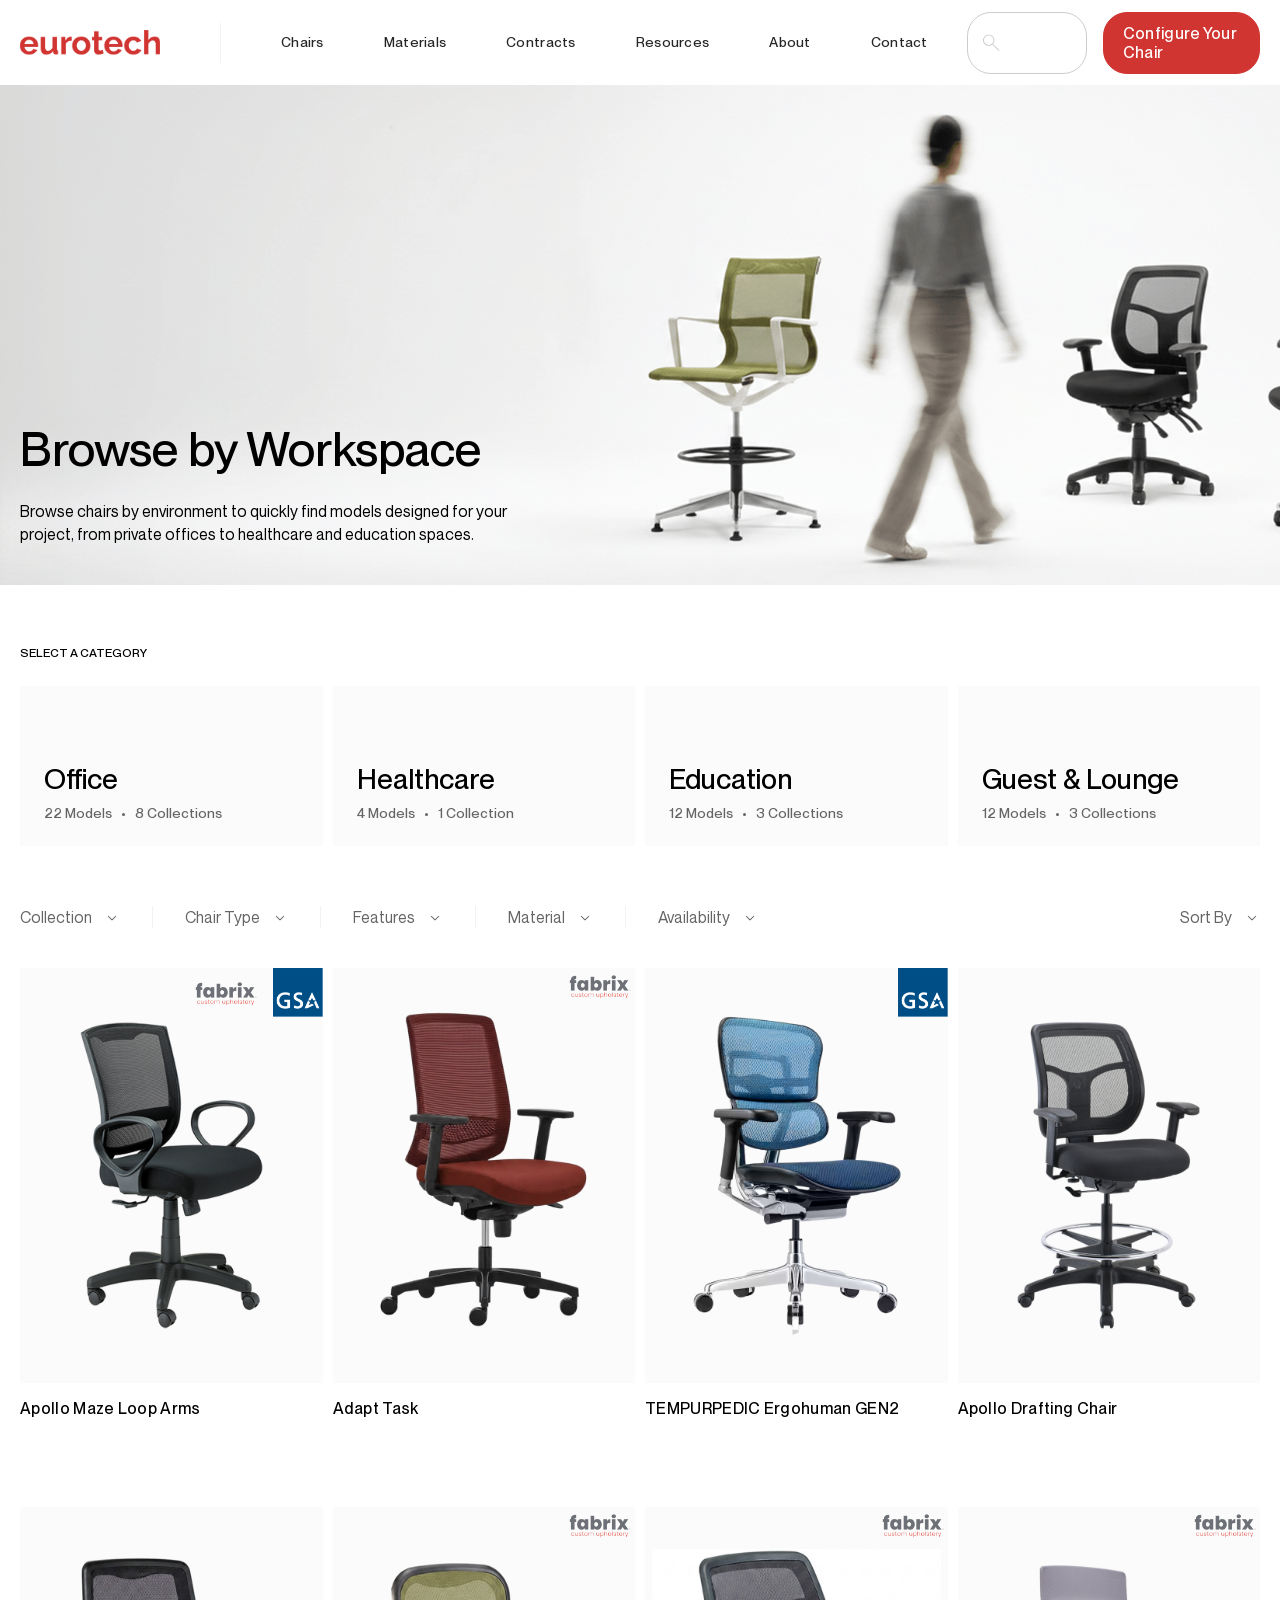
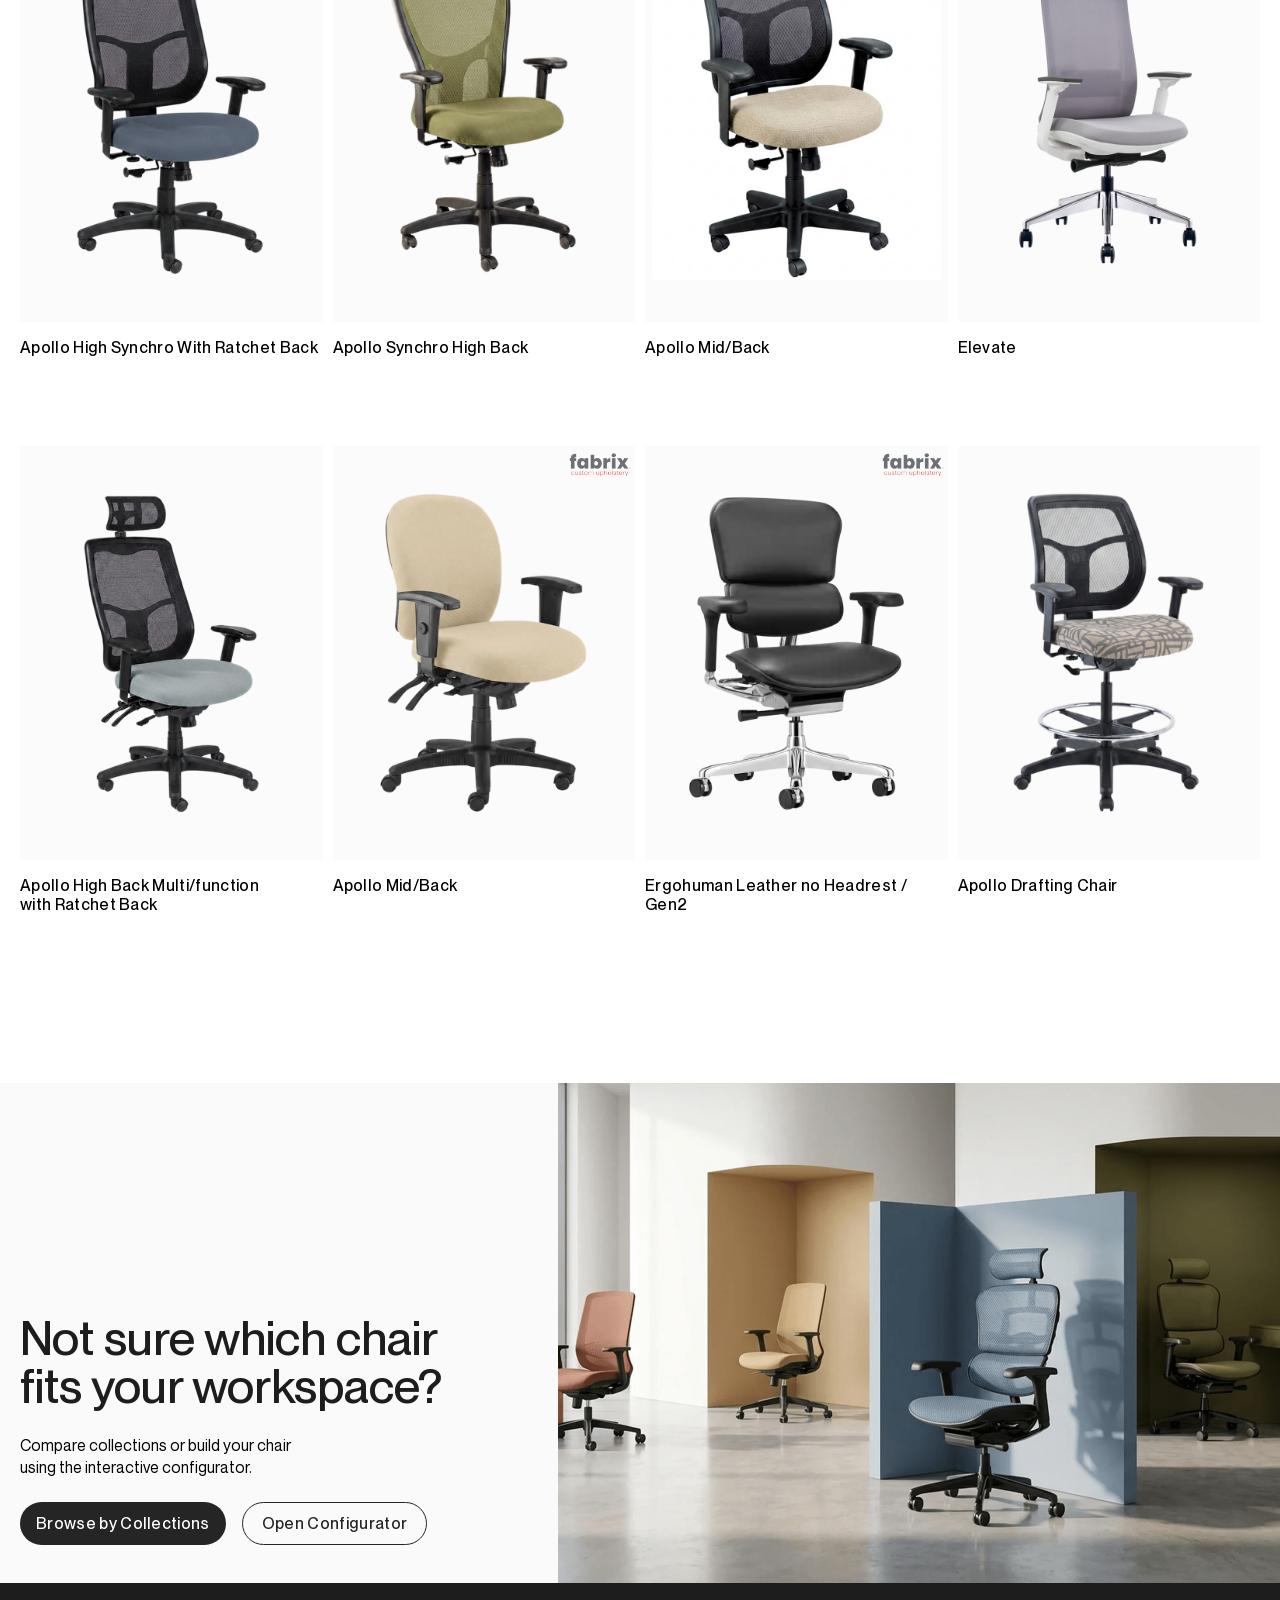
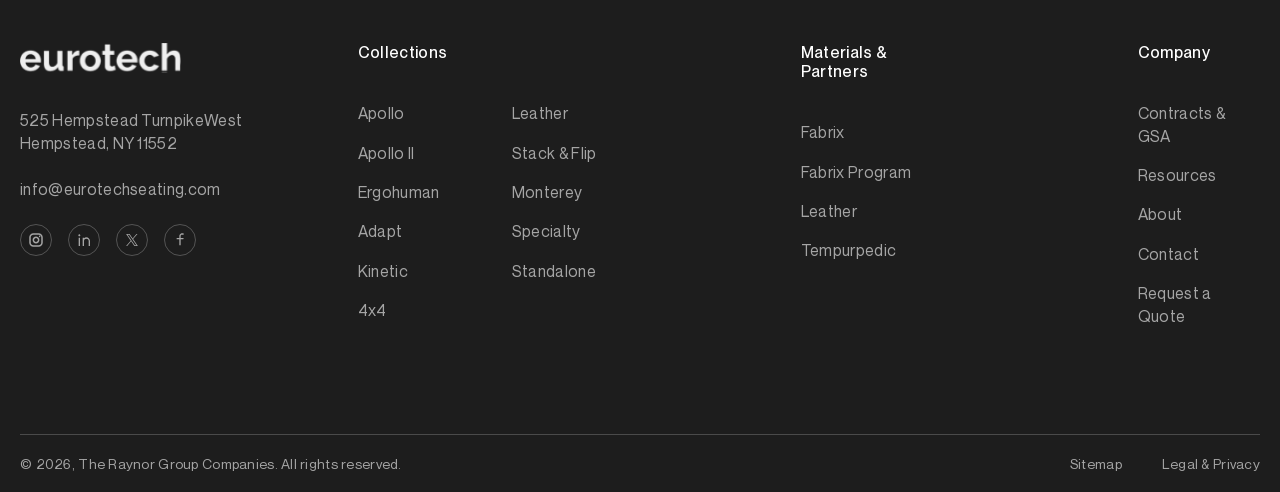
<file: browse-by-settings.html>
<!DOCTYPE html>
<html lang="en">

<head>
    <meta charset="UTF-8">
    <meta name="viewport" content="width=device-width, initial-scale=1.0">
    <title> Browse by Setting | Splash Eurotech Seating</title>
    <link rel="stylesheet" href="assets/css/fonts.css">
    <link rel="stylesheet" href="assets/css/swiper-bundle.min.css">
    <link rel="stylesheet" href="assets/css/main.css">
</head>

<body>
    <header class="header-site">
        <div class="container">
            <div class="header-inner">
                <div class="header-left">
                    <div class="header-logo">
                        <a href="index.html">
                            <img src="assets/images/logo.svg" alt="">
                        </a>
                    </div>
                    <div class="header-line-space"></div>
                    <div class="header-menu">
                        <nav>
                            <ul>
                                <li class="has-mega-menu">
                                    <a href="#">Chairs</a>

                                    <div class="mega-menu ">
                                        <div class="container">
                                            <div class="mega-menu-wrap">
                                                <div class="mega-menu-inner">
                                                    <div class="mega-menu-links">
                                                        <div class="mega-menu-column">
                                                            <a href="#" class="mega-menu-heading">
                                                                Browse by Collection
                                                                <span>
                                                                    <svg width="5" height="9" viewBox="0 0 5 9"
                                                                        fill="none" xmlns="http://www.w3.org/2000/svg">
                                                                        <path
                                                                            d="M-0.000107288 0.706667L0.707226 9.53674e-07L4.55989 3.85133C4.622 3.91305 4.67128 3.98643 4.70491 4.06726C4.73855 4.1481 4.75586 4.23478 4.75586 4.32233C4.75586 4.40988 4.73855 4.49657 4.70491 4.5774C4.67128 4.65824 4.622 4.73162 4.55989 4.79333L0.707226 8.64667L0.00055933 7.94L3.61656 4.32333L-0.000107288 0.706667Z"
                                                                            fill="#D13532" />
                                                                    </svg>
                                                                </span>
                                                            </a>
                                                            <ul>
                                                                <li><a href="#">Apollo</a></li>
                                                                <li><a href="#">Apollo II</a></li>
                                                                <li><a href="#">Ergohuman</a></li>
                                                                <li><a href="#">Adapt</a></li>
                                                                <li><a href="#">Kinetic</a></li>
                                                                <li><a href="#">4x4</a></li>
                                                                <li><a href="#">Leather</a></li>
                                                                <li><a href="#">Stack & Flip</a></li>
                                                                <li><a href="#">Monterey</a></li>
                                                                <li><a href="#">Specialty</a></li>
                                                                <li><a href="#">Standalone</a></li>
                                                            </ul>
                                                        </div>

                                                        <div class="mega-menu-column">
                                                            <a href="#" class="mega-menu-heading">
                                                                Browse by Setting
                                                                <span>
                                                                    <svg width="5" height="9" viewBox="0 0 5 9"
                                                                        fill="none" xmlns="http://www.w3.org/2000/svg">
                                                                        <path
                                                                            d="M-0.000107288 0.706667L0.707226 9.53674e-07L4.55989 3.85133C4.622 3.91305 4.67128 3.98643 4.70491 4.06726C4.73855 4.1481 4.75586 4.23478 4.75586 4.32233C4.75586 4.40988 4.73855 4.49657 4.70491 4.5774C4.67128 4.65824 4.622 4.73162 4.55989 4.79333L0.707226 8.64667L0.00055933 7.94L3.61656 4.32333L-0.000107288 0.706667Z"
                                                                            fill="#D13532" />
                                                                    </svg>
                                                                </span>
                                                            </a>

                                                            <ul>
                                                                <li><a href="#">Office</a></li>
                                                                <li><a href="#">Healthcare</a></li>
                                                                <li><a href="#">Education</a></li>
                                                                <li><a href="#">Conference</a></li>
                                                                <li><a href="#">Executive</a></li>
                                                                <li><a href="#">Guest / Lounge</a></li>
                                                            </ul>
                                                        </div>

                                                        <div class="mega-menu-column">
                                                            <div class="mega-menu-heading">
                                                                Featured
                                                            </div>

                                                            <ul>
                                                                <li><a href="#">Configure a Chair</a></li>
                                                                <li><a href="#">Materials Library</a></li>
                                                            </ul>
                                                        </div>

                                                    </div>
                                                    <div class="mega-menu-banners">

                                                        <a href="#" class="mega-menu-card title-black">
                                                            <div class="mega-menu-image">
                                                                <img src="assets/images/Apollo-Collection-Image.png"
                                                                    alt="Apollo Collection">
                                                            </div>

                                                            <span class="mega-menu-card-title ">
                                                                Apollo Collection
                                                            </span>
                                                        </a>

                                                        <a href="#" class="mega-menu-card title-white">
                                                            <div class="mega-menu-image">
                                                                <img src="assets/images/Latest-News-Image.png"
                                                                    alt="Latest News">
                                                            </div>

                                                            <span class="mega-menu-card-title ">
                                                                Latest News
                                                            </span>
                                                        </a>

                                                    </div>
                                                </div>
                                            </div>

                                        </div>
                                    </div>
                                </li>
                                <li class="has-mega-menu">
                                    <a href="#">Materials</a>

                                    <div class="mega-menu ">
                                        <div class="container">
                                            <div class="mega-menu-wrap">
                                                <div class="mega-menu-materials">
                                                    <a href="#" class="material-menu-card">
                                                        <div class="material-menu-image">
                                                            <img class="image"
                                                                src="assets/images/Materials-Overview-Image.png"
                                                                alt="Overview">
                                                        </div>

                                                        <div class="material-menu-content">
                                                            <div class="material-menu-title">
                                                                Overview
                                                                <span class="material-menu-arrow">
                                                                    <svg width="5" height="9" viewBox="0 0 5 9"
                                                                        fill="none" xmlns="http://www.w3.org/2000/svg">
                                                                        <path
                                                                            d="M-0.000107288 0.706667L0.707226 9.53674e-07L4.55989 3.85133C4.622 3.91305 4.67128 3.98643 4.70491 4.06726C4.73855 4.1481 4.75586 4.23478 4.75586 4.32233C4.75586 4.40988 4.73855 4.49657 4.70491 4.5774C4.67128 4.65824 4.622 4.73162 4.55989 4.79333L0.707226 8.64667L0.00055933 7.94L3.61656 4.32333L-0.000107288 0.706667Z"
                                                                            fill="#D13532" />
                                                                    </svg>
                                                                </span>
                                                            </div>
                                                            <p class="material-menu-description">
                                                                Explore all options
                                                            </p>
                                                        </div>
                                                    </a>
                                                    <a href="#" class="material-menu-card">
                                                        <div class="material-menu-image">
                                                            <img class="image"
                                                                src="assets/images/Materials-Fabrix-Image.png"
                                                                alt="Fabric Program">
                                                            <img src="assets/images/fabrix-logo.svg" alt=""
                                                                class="card-logo">
                                                        </div>
                                                        <div class="material-menu-content">
                                                            <div class="material-menu-title">
                                                                Fabric Program
                                                                <span class="material-menu-arrow">
                                                                    <svg width="5" height="9" viewBox="0 0 5 9"
                                                                        fill="none" xmlns="http://www.w3.org/2000/svg">
                                                                        <path
                                                                            d="M-0.000107288 0.706667L0.707226 9.53674e-07L4.55989 3.85133C4.622 3.91305 4.67128 3.98643 4.70491 4.06726C4.73855 4.1481 4.75586 4.23478 4.75586 4.32233C4.75586 4.40988 4.73855 4.49657 4.70491 4.5774C4.67128 4.65824 4.622 4.73162 4.55989 4.79333L0.707226 8.64667L0.00055933 7.94L3.61656 4.32333L-0.000107288 0.706667Z"
                                                                            fill="#D13532" />
                                                                    </svg>
                                                                </span>
                                                            </div>
                                                            <p class="material-menu-description">
                                                                Upholstery solutions
                                                            </p>
                                                        </div>
                                                    </a>
                                                    <a href="#" class="material-menu-card">
                                                        <div class="material-menu-image">
                                                            <img class="image"
                                                                src="assets/images/Materials-Libary-Image.png"
                                                                alt="Material Library">
                                                        </div>
                                                        <div class="material-menu-content">
                                                            <div class="material-menu-title">
                                                                Material Library
                                                                <span class="material-menu-arrow">
                                                                    <svg width="5" height="9" viewBox="0 0 5 9"
                                                                        fill="none" xmlns="http://www.w3.org/2000/svg">
                                                                        <path
                                                                            d="M-0.000107288 0.706667L0.707226 9.53674e-07L4.55989 3.85133C4.622 3.91305 4.67128 3.98643 4.70491 4.06726C4.73855 4.1481 4.75586 4.23478 4.75586 4.32233C4.75586 4.40988 4.73855 4.49657 4.70491 4.5774C4.67128 4.65824 4.622 4.73162 4.55989 4.79333L0.707226 8.64667L0.00055933 7.94L3.61656 4.32333L-0.000107288 0.706667Z"
                                                                            fill="#D13532" />
                                                                    </svg>
                                                                </span>
                                                            </div>
                                                            <p class="material-menu-description">
                                                                Browse fabrics &amp; mesh
                                                            </p>
                                                        </div>
                                                    </a>
                                                    <a href="#" class="material-menu-card">
                                                        <div class="material-menu-image">
                                                            <img class="image"
                                                                src="assets/images/Materials-Tempur-Image.png"
                                                                alt="TEMPUR">
                                                            <img src="assets/images/tempur-logo.svg" alt=""
                                                                class="card-logo">
                                                        </div>
                                                        <div class="material-menu-content">
                                                            <div class="material-menu-title">
                                                                TEMPUR®
                                                                <span class="material-menu-arrow">
                                                                    <svg width="5" height="9" viewBox="0 0 5 9"
                                                                        fill="none" xmlns="http://www.w3.org/2000/svg">
                                                                        <path
                                                                            d="M-0.000107288 0.706667L0.707226 9.53674e-07L4.55989 3.85133C4.622 3.91305 4.67128 3.98643 4.70491 4.06726C4.73855 4.1481 4.75586 4.23478 4.75586 4.32233C4.75586 4.40988 4.73855 4.49657 4.70491 4.5774C4.67128 4.65824 4.622 4.73162 4.55989 4.79333L0.707226 8.64667L0.00055933 7.94L3.61656 4.32333L-0.000107288 0.706667Z"
                                                                            fill="#D13532" />
                                                                    </svg>
                                                                </span>
                                                            </div>
                                                            <p class="material-menu-description">
                                                                Pressure-relieving seat technology
                                                            </p>
                                                        </div>
                                                    </a>
                                                </div>
                                            </div>
                                        </div>
                                    </div>
                                </li>
                                <li><a href="#">Contracts</a></li>
                                <li><a href="#">Resources</a></li>
                                <li><a href="#">About</a></li>
                                <li><a href="#">Contact</a></li>
                            </ul>
                        </nav>
                    </div>
                </div>
                <div class="header-right">
                    <div class="header-search">
                        <div class="search-icon">
                            <svg width="17" height="17" viewBox="0 0 17 17" fill="none"
                                xmlns="http://www.w3.org/2000/svg">
                                <path
                                    d="M15.677 16.385L9.415 10.123C8.915 10.549 8.34 10.8787 7.69 11.112C7.04 11.3453 6.38667 11.462 5.73 11.462C4.13133 11.462 2.77667 10.9067 1.666 9.796C0.555333 8.68467 0 7.32967 0 5.731C0 4.13233 0.555333 2.77767 1.666 1.667C2.77667 0.556334 4.13133 0.000667266 5.73 5.99161e-07C7.32867 -0.000666067 8.68367 0.555 9.795 1.667C10.9063 2.779 11.4617 4.13367 11.461 5.731C11.461 6.42567 11.338 7.098 11.092 7.748C10.846 8.398 10.5227 8.954 10.122 9.416L16.384 15.677L15.677 16.385ZM5.731 10.461C7.05767 10.461 8.17767 10.0043 9.091 9.091C10.0043 8.17767 10.461 7.05733 10.461 5.73C10.461 4.40267 10.0043 3.28267 9.091 2.37C8.17767 1.45733 7.05767 1.00067 5.731 1C4.40433 0.999334 3.284 1.456 2.37 2.37C1.456 3.284 0.999333 4.404 1 5.73C1.00067 7.056 1.45733 8.176 2.37 9.09C3.28267 10.004 4.40267 10.4607 5.73 10.46"
                                    fill="currentColor" />
                            </svg>
                        </div>
                        <input type="text" name="search" id="search">
                    </div>
                    <a href="#" class="btn btn-primary">Configure Your Chair</a>
                </div>
            </div>
        </div>
    </header>
    <main>
        <section class="browse-settings-hero-sec"
            style="background-image: url(assets/images/browse-settings-hero.png);">
            <div class="container">
                <div class="browse-settings-hero__content">
                    <h1 class="browse-settings-hero__heading">Browse by Workspace</h1>
                    <div class="browse-settings-hero__desc">
                        <p>Browse chairs by environment to quickly find models designed for your project, from private
                            offices to healthcare and education spaces.</p>
                    </div>
                </div>
            </div>
        </section>
        <section class="browse-settings-sec">
            <div class="container">
                <div class="browse-settings__cate">
                    <div class="label">Select a category</div>
                    <div class="browse-settings__cate-list">
                        <div class="browse-settings__cate-item " data-value="office">
                            <div class="item-image">
                                <img src="assets/images/Office-Image.png" alt="">
                            </div>
                            <div class="item-title">Office</div>
                            <div class="item-infos">
                                <span>22 Models</span>
                                <div class="dot"></div>
                                <span>8 Collections</span>
                            </div>
                        </div>

                        <div class="browse-settings__cate-item" data-value="healthcare">
                            <div class="item-image">
                                <img src="assets/images/Healthcare-Image.png" alt="">
                            </div>
                            <div class="item-title">Healthcare</div>
                            <div class="item-infos">
                                <span>4 Models</span>
                                <div class="dot"></div>
                                <span>1 Collection</span>
                            </div>
                        </div>

                        <div class="browse-settings__cate-item" data-value="education">
                            <div class="item-image">
                                <img src="assets/images/Education-Image.png" alt="">
                            </div>
                            <div class="item-title">Education</div>
                            <div class="item-infos">
                                <span>12 Models</span>
                                <div class="dot"></div>
                                <span>3 Collections</span>
                            </div>
                        </div>

                        <div class="browse-settings__cate-item" data-value="guest-lounge">
                            <div class="item-image">
                                <img src="assets/images/Guest-Lounge-Image.png" alt="">
                            </div>
                            <div class="item-title">Guest & Lounge</div>
                            <div class="item-infos">
                                <span>12 Models</span>
                                <div class="dot"></div>
                                <span>3 Collections</span>
                            </div>
                        </div>
                    </div>
                </div>
                <div class="product-filter">
                    <div class="left">
                        <div class="product-filter__item">

                            <button type="button" class="product-filter__trigger" aria-expanded="false"
                                aria-controls="filter-collection">
                                <span class="product-filter__label">
                                    Collection
                                </span>

                                <span class="product-filter__count"></span>

                                <span class="product-filter__arrow">
                                    <svg width="16" height="8" viewBox="0 0 16 8" fill="none"
                                        xmlns="http://www.w3.org/2000/svg">
                                        <g clip-path="url(#clip0_1057_4058)">
                                            <path
                                                d="M11.6133 1.63466L12.32 2.34199L8.46867 6.19466C8.40696 6.25676 8.33358 6.30605 8.25274 6.33968C8.17191 6.37331 8.08522 6.39063 7.99767 6.39063C7.91012 6.39063 7.82344 6.37331 7.7426 6.33968C7.66177 6.30605 7.58839 6.25676 7.52667 6.19466L3.67334 2.34199L4.38001 1.63533L7.99667 5.25133L11.6133 1.63466Z"
                                                fill="currentColor" />
                                        </g>
                                        <defs>
                                            <clipPath id="clip0_1057_4058">
                                                <rect width="8" height="16" fill="white"
                                                    transform="translate(16) rotate(90)" />
                                            </clipPath>
                                        </defs>
                                    </svg>



                                </span>
                            </button>

                            <div id="filter-collection" class="product-filter__dropdown">
                                <div class="product-filter__dropdown-inner">

                                    <div class="product-filter__dropdown-head">
                                        <span class="product-filter__dropdown-title">
                                            Collection
                                        </span>

                                        <button type="button" class="product-filter__clear">
                                            Clear
                                        </button>
                                    </div>

                                    <div class="product-filter__options">

                                        <label class="product-filter__option">
                                            <input type="checkbox" name="collection" value="apollo">
                                            <span class="product-filter__checkbox"></span>
                                            <span>Apollo</span>
                                        </label>

                                        <label class="product-filter__option">
                                            <input type="checkbox" name="collection" value="apollo-ii">
                                            <span class="product-filter__checkbox"></span>
                                            <span>Apollo II</span>
                                        </label>

                                        <label class="product-filter__option">
                                            <input type="checkbox" name="collection" value="ergohuman">
                                            <span class="product-filter__checkbox"></span>
                                            <span>Ergohuman</span>
                                        </label>

                                        <label class="product-filter__option">
                                            <input type="checkbox" name="collection" value="4x4">
                                            <span class="product-filter__checkbox"></span>
                                            <span>4x4</span>
                                        </label>

                                        <label class="product-filter__option">
                                            <input type="checkbox" name="collection" value="kinetic">
                                            <span class="product-filter__checkbox"></span>
                                            <span>Kinetic</span>
                                        </label>

                                        <label class="product-filter__option">
                                            <input type="checkbox" name="collection" value="adapt">
                                            <span class="product-filter__checkbox"></span>
                                            <span>Adapt</span>
                                        </label>

                                        <label class="product-filter__option">
                                            <input type="checkbox" name="collection" value="leather">
                                            <span class="product-filter__checkbox"></span>
                                            <span>Leather</span>
                                        </label>

                                        <label class="product-filter__option">
                                            <input type="checkbox" name="collection" value="stack-flip">
                                            <span class="product-filter__checkbox"></span>
                                            <span>Stack &amp; Flip</span>
                                        </label>

                                        <label class="product-filter__option">
                                            <input type="checkbox" name="collection" value="monterey">
                                            <span class="product-filter__checkbox"></span>
                                            <span>Monterey</span>
                                        </label>

                                        <label class="product-filter__option">
                                            <input type="checkbox" name="collection" value="specialty">
                                            <span class="product-filter__checkbox"></span>
                                            <span>Specialty</span>
                                        </label>

                                        <label class="product-filter__option">
                                            <input type="checkbox" name="collection" value="health-care">
                                            <span class="product-filter__checkbox"></span>
                                            <span>Health Care</span>
                                        </label>

                                    </div>
                                </div>
                            </div>

                        </div>

                        <div class="product-filter__item">

                            <button type="button" class="product-filter__trigger" aria-expanded="false"
                                aria-controls="filter-chair-type">
                                <span class="product-filter__label">
                                    Chair Type
                                </span>

                                <span class="product-filter__count"></span>

                                <span class="product-filter__arrow">
                                    <svg width="16" height="8" viewBox="0 0 16 8" fill="none"
                                        xmlns="http://www.w3.org/2000/svg">
                                        <g clip-path="url(#clip0_1057_4058)">
                                            <path
                                                d="M11.6133 1.63466L12.32 2.34199L8.46867 6.19466C8.40696 6.25676 8.33358 6.30605 8.25274 6.33968C8.17191 6.37331 8.08522 6.39063 7.99767 6.39063C7.91012 6.39063 7.82344 6.37331 7.7426 6.33968C7.66177 6.30605 7.58839 6.25676 7.52667 6.19466L3.67334 2.34199L4.38001 1.63533L7.99667 5.25133L11.6133 1.63466Z"
                                                fill="currentColor" />
                                        </g>
                                        <defs>
                                            <clipPath id="clip0_1057_4058">
                                                <rect width="8" height="16" fill="white"
                                                    transform="translate(16) rotate(90)" />
                                            </clipPath>
                                        </defs>
                                    </svg>



                                </span>
                            </button>

                            <div id="filter-chair-type" class="product-filter__dropdown">
                                <div class="product-filter__dropdown-inner">

                                    <div class="product-filter__dropdown-head">
                                        <span class="product-filter__dropdown-title">
                                            Chair Type
                                        </span>

                                        <button type="button" class="product-filter__clear">
                                            Clear
                                        </button>
                                    </div>

                                    <div class="product-filter__options">

                                        <label class="product-filter__option">
                                            <input type="checkbox" name="chair-type" value="mid-back">

                                            <span class="product-filter__checkbox"></span>

                                            <span>Mid-back</span>
                                        </label>

                                        <label class="product-filter__option">
                                            <input type="checkbox" name="chair-type" value="high-back">

                                            <span class="product-filter__checkbox"></span>

                                            <span>High-back</span>
                                        </label>

                                        <label class="product-filter__option">
                                            <input type="checkbox" name="chair-type" value="stool">

                                            <span class="product-filter__checkbox"></span>

                                            <span>Stool</span>
                                        </label>

                                        <label class="product-filter__option">
                                            <input type="checkbox" name="chair-type" value="guest">

                                            <span class="product-filter__checkbox"></span>

                                            <span>Guest</span>
                                        </label>

                                    </div>
                                </div>
                            </div>

                        </div>

                        <div class="product-filter__item">

                            <button type="button" class="product-filter__trigger" aria-expanded="false"
                                aria-controls="filter-features">
                                <span class="product-filter__label">
                                    Features
                                </span>

                                <span class="product-filter__count"></span>

                                <span class="product-filter__arrow">
                                    <svg width="16" height="8" viewBox="0 0 16 8" fill="none"
                                        xmlns="http://www.w3.org/2000/svg">
                                        <g clip-path="url(#clip0_1057_4058)">
                                            <path
                                                d="M11.6133 1.63466L12.32 2.34199L8.46867 6.19466C8.40696 6.25676 8.33358 6.30605 8.25274 6.33968C8.17191 6.37331 8.08522 6.39063 7.99767 6.39063C7.91012 6.39063 7.82344 6.37331 7.7426 6.33968C7.66177 6.30605 7.58839 6.25676 7.52667 6.19466L3.67334 2.34199L4.38001 1.63533L7.99667 5.25133L11.6133 1.63466Z"
                                                fill="currentColor" />
                                        </g>
                                        <defs>
                                            <clipPath id="clip0_1057_4058">
                                                <rect width="8" height="16" fill="white"
                                                    transform="translate(16) rotate(90)" />
                                            </clipPath>
                                        </defs>
                                    </svg>


                                </span>
                            </button>

                            <div id="filter-features" class="product-filter__dropdown">
                                <div class="product-filter__dropdown-inner">

                                    <div class="product-filter__dropdown-head">
                                        <span class="product-filter__dropdown-title">
                                            Features
                                        </span>

                                        <button type="button" class="product-filter__clear">
                                            Clear
                                        </button>
                                    </div>

                                    <div class="product-filter__options">

                                        <label class="product-filter__option">
                                            <input type="checkbox" name="features" value="back">

                                            <span class="product-filter__checkbox"></span>

                                            <span>Back</span>
                                        </label>

                                        <label class="product-filter__option">
                                            <input type="checkbox" name="features" value="seat">

                                            <span class="product-filter__checkbox"></span>

                                            <span>Seat</span>
                                        </label>

                                        <label class="product-filter__option">
                                            <input type="checkbox" name="features" value="arms">

                                            <span class="product-filter__checkbox"></span>

                                            <span>Arms</span>
                                        </label>

                                        <label class="product-filter__option">
                                            <input type="checkbox" name="features" value="head">

                                            <span class="product-filter__checkbox"></span>

                                            <span>Head</span>
                                        </label>

                                    </div>
                                </div>
                            </div>

                        </div>

                        <div class="product-filter__item">

                            <button type="button" class="product-filter__trigger" aria-expanded="false"
                                aria-controls="filter-material">
                                <span class="product-filter__label">
                                    Material
                                </span>

                                <span class="product-filter__count"></span>

                                <span class="product-filter__arrow">
                                    <svg width="16" height="8" viewBox="0 0 16 8" fill="none"
                                        xmlns="http://www.w3.org/2000/svg">
                                        <g clip-path="url(#clip0_1057_4058)">
                                            <path
                                                d="M11.6133 1.63466L12.32 2.34199L8.46867 6.19466C8.40696 6.25676 8.33358 6.30605 8.25274 6.33968C8.17191 6.37331 8.08522 6.39063 7.99767 6.39063C7.91012 6.39063 7.82344 6.37331 7.7426 6.33968C7.66177 6.30605 7.58839 6.25676 7.52667 6.19466L3.67334 2.34199L4.38001 1.63533L7.99667 5.25133L11.6133 1.63466Z"
                                                fill="currentColor" />
                                        </g>
                                        <defs>
                                            <clipPath id="clip0_1057_4058">
                                                <rect width="8" height="16" fill="white"
                                                    transform="translate(16) rotate(90)" />
                                            </clipPath>
                                        </defs>
                                    </svg>



                                </span>
                            </button>

                            <div id="filter-material" class="product-filter__dropdown">
                                <div class="product-filter__dropdown-inner">

                                    <div class="product-filter__dropdown-head">
                                        <span class="product-filter__dropdown-title">
                                            Material
                                        </span>

                                        <button type="button" class="product-filter__clear">
                                            Clear
                                        </button>
                                    </div>

                                    <div class="product-filter__options">

                                        <label class="product-filter__option">
                                            <input type="checkbox" name="material" value="mesh">

                                            <span class="product-filter__checkbox"></span>

                                            <span>Material 1</span>
                                        </label>

                                        <label class="product-filter__option">
                                            <input type="checkbox" name="material" value="leather">

                                            <span class="product-filter__checkbox"></span>

                                            <span>Material 2</span>
                                        </label>

                                    </div>
                                </div>
                            </div>

                        </div>

                        <div class="product-filter__item">

                            <button type="button" class="product-filter__trigger" aria-expanded="false"
                                aria-controls="filter-availability">
                                <span class="product-filter__label">
                                    Availability
                                </span>

                                <span class="product-filter__count"></span>

                                <span class="product-filter__arrow">
                                    <svg width="16" height="8" viewBox="0 0 16 8" fill="none"
                                        xmlns="http://www.w3.org/2000/svg">
                                        <g clip-path="url(#clip0_1057_4058)">
                                            <path
                                                d="M11.6133 1.63466L12.32 2.34199L8.46867 6.19466C8.40696 6.25676 8.33358 6.30605 8.25274 6.33968C8.17191 6.37331 8.08522 6.39063 7.99767 6.39063C7.91012 6.39063 7.82344 6.37331 7.7426 6.33968C7.66177 6.30605 7.58839 6.25676 7.52667 6.19466L3.67334 2.34199L4.38001 1.63533L7.99667 5.25133L11.6133 1.63466Z"
                                                fill="currentColor" />
                                        </g>
                                        <defs>
                                            <clipPath id="clip0_1057_4058">
                                                <rect width="8" height="16" fill="white"
                                                    transform="translate(16) rotate(90)" />
                                            </clipPath>
                                        </defs>
                                    </svg>



                                </span>
                            </button>

                            <div id="filter-availability" class="product-filter__dropdown">
                                <div class="product-filter__dropdown-inner">

                                    <div class="product-filter__dropdown-head">
                                        <span class="product-filter__dropdown-title">
                                            Availability
                                        </span>

                                        <button type="button" class="product-filter__clear">
                                            Clear
                                        </button>
                                    </div>

                                    <div class="product-filter__options">

                                        <label class="product-filter__option">
                                            <input type="checkbox" name="availability" value="in-stock">

                                            <span class="product-filter__checkbox"></span>

                                            <span>In Stock</span>
                                        </label>

                                        <label class="product-filter__option">
                                            <input type="checkbox" name="availability" value="out-of-stock">

                                            <span class="product-filter__checkbox"></span>

                                            <span>Out of stock</span>
                                        </label>

                                    </div>
                                </div>
                            </div>

                        </div>
                    </div>

                    <div class="right">
                        <div class="product-filter__item product-filter__item--sort">

                            <button type="button" class="product-filter__trigger" aria-expanded="false"
                                aria-controls="filter-sort">
                                <span class="product-filter__label">
                                    Sort By
                                </span>

                                <span class="product-filter__selected">

                                </span>

                                <span class="product-filter__arrow">
                                    <svg width="16" height="8" viewBox="0 0 16 8" fill="none"
                                        xmlns="http://www.w3.org/2000/svg">
                                        <g clip-path="url(#clip0_1057_4058)">
                                            <path
                                                d="M11.6133 1.63466L12.32 2.34199L8.46867 6.19466C8.40696 6.25676 8.33358 6.30605 8.25274 6.33968C8.17191 6.37331 8.08522 6.39063 7.99767 6.39063C7.91012 6.39063 7.82344 6.37331 7.7426 6.33968C7.66177 6.30605 7.58839 6.25676 7.52667 6.19466L3.67334 2.34199L4.38001 1.63533L7.99667 5.25133L11.6133 1.63466Z"
                                                fill="currentColor" />
                                        </g>
                                        <defs>
                                            <clipPath id="clip0_1057_4058">
                                                <rect width="8" height="16" fill="white"
                                                    transform="translate(16) rotate(90)" />
                                            </clipPath>
                                        </defs>
                                    </svg>
                                </span>
                            </button>

                            <div id="filter-sort" class="product-filter__dropdown product-filter__dropdown--sort">
                                <div class="product-filter__dropdown-inner">

                                    <div class="product-filter__dropdown-head">
                                        <span class="product-filter__dropdown-title">
                                            Sort By
                                        </span>
                                    </div>

                                    <div class="product-filter__options">

                                        <label class="product-filter__option">
                                            <input type="radio" name="sort-by" value="newest">

                                            <span class="product-filter__radio"></span>

                                            <span>Newest</span>
                                        </label>

                                        <label class="product-filter__option">
                                            <input type="radio" name="sort-by" value="price-low-high">

                                            <span class="product-filter__radio"></span>

                                            <span>Price: Low to High</span>
                                        </label>

                                        <label class="product-filter__option">
                                            <input type="radio" name="sort-by" value="price-high-low">

                                            <span class="product-filter__radio"></span>

                                            <span>Price: High to Low</span>
                                        </label>

                                    </div>
                                </div>
                            </div>

                        </div>
                    </div>

                </div>
                <div class="product-list">
                    <a href="#" class="cs-product__item">
                        <div class="item-image">
                            <img class="image" src="assets/images/products/Apollo-Maze-Loop-Arms.png" alt="">
                            <div class="image-logo">
                                <img src="assets/images/fabrix-logo-color.svg" alt="" class="">
                                <img src="assets/images/gsa-logo.svg" alt="" class="">
                            </div>
                        </div>
                        <div class="item-content">
                            <h3 class="item-title">Apollo Maze Loop Arms</h3>
                            <div class="item-view item-price">
                                <span>From $469</span>
                            </div>
                        </div>
                    </a>
                    <a href="#" class="cs-product__item">
                        <div class="item-image">
                            <img class="image" src="assets/images/products/Adapt-Task.png" alt="">
                            <div class="image-logo">
                                <img src="assets/images/fabrix-logo-color.svg" alt="" class="">
                            </div>
                        </div>
                        <div class="item-content">
                            <h3 class="item-title">Adapt Task</h3>
                            <div class="item-view item-price">
                                <span>From $469</span>
                            </div>
                        </div>
                    </a>
                    <a href="#" class="cs-product__item">
                        <div class="item-image">
                            <img class="image" src="assets/images/products/TEMPURPEDIC-Ergohuman-GEN2.png" alt="">
                            <div class="image-logo">
                                <img src="assets/images/gsa-logo.svg" alt="" class="">
                            </div>
                        </div>
                        <div class="item-content">
                            <h3 class="item-title">TEMPURPEDIC Ergohuman GEN2</h3>
                            <div class="item-view item-price">
                                <span>From $469</span>
                            </div>
                        </div>
                    </a>
                    <a href="#" class="cs-product__item">
                        <div class="item-image">
                            <img class="image" src="assets/images/products/Apollo-Drafting-Chair.png" alt="">
                        </div>
                        <div class="item-content">
                            <h3 class="item-title">Apollo Drafting Chair</h3>
                            <div class="item-view item-price">
                                <span>From $469</span>
                            </div>
                        </div>
                    </a>
                    <a href="#" class="cs-product__item">
                        <div class="item-image">
                            <img class="image" src="assets/images/products/Apollo-High-Synchro-With-Ratchet-Back.png"
                                alt="">
                        </div>
                        <div class="item-content">
                            <h3 class="item-title">Apollo High Synchro With Ratchet Back</h3>
                            <div class="item-view item-price">
                                <span>From $469</span>
                            </div>
                        </div>
                    </a>
                    <a href="#" class="cs-product__item">
                        <div class="item-image">
                            <img class="image" src="assets/images/products/Apollo-Synchro-High-Back.png" alt="">
                            <div class="image-logo">
                                <img src="assets/images/fabrix-logo-color.svg" alt="" class="">
                            </div>
                        </div>
                        <div class="item-content">
                            <h3 class="item-title">Apollo Synchro High Back</h3>
                            <div class="item-view item-price">
                                <span>From $469</span>
                            </div>
                        </div>
                    </a>
                    <a href="#" class="cs-product__item">
                        <div class="item-image">
                            <img class="image" src="assets/images/products/Apollo-Mid-Back.png" alt="">
                            <div class="image-logo">
                                <img src="assets/images/fabrix-logo-color.svg" alt="" class="">
                            </div>
                        </div>
                        <div class="item-content">
                            <h3 class="item-title">Apollo Mid/Back</h3>
                            <div class="item-view item-price">
                                <span>From $469</span>
                            </div>
                        </div>
                    </a>
                    <a href="#" class="cs-product__item">
                        <div class="item-image">
                            <img class="image" src="assets/images/products/Elevate.png" alt="">
                            <div class="image-logo">
                                <img src="assets/images/fabrix-logo-color.svg" alt="" class="">
                            </div>
                        </div>
                        <div class="item-content">
                            <h3 class="item-title">Elevate</h3>
                            <div class="item-view item-price">
                                <span>From $469</span>
                            </div>
                        </div>
                    </a>
                    <a href="#" class="cs-product__item">
                        <div class="item-image">
                            <img class="image" src="assets/images/products/Apollo-High-Back-Multi.png" alt="">
                        </div>
                        <div class="item-content">
                            <h3 class="item-title">Apollo High Back Multi/function <br />with Ratchet Back</h3>
                            <div class="item-view item-price">
                                <span>From $469</span>
                            </div>
                        </div>
                    </a>
                    <a href="#" class="cs-product__item">
                        <div class="item-image">
                            <img class="image" src="assets/images/products/Apollo-Mid-Back-2.png" alt="">
                            <div class="image-logo">
                                <img src="assets/images/fabrix-logo-color.svg" alt="" class="">
                            </div>
                        </div>
                        <div class="item-content">
                            <h3 class="item-title">Apollo Mid/Back</h3>
                            <div class="item-view item-price">
                                <span>From $469</span>
                            </div>
                        </div>
                    </a>
                    <a href="#" class="cs-product__item">
                        <div class="item-image">
                            <img class="image" src="assets/images/products/Ergohuman-Leather-no-Headrest-Gen2.png"
                                alt="">
                            <div class="image-logo">
                                <img src="assets/images/fabrix-logo-color.svg" alt="" class="">
                            </div>
                        </div>
                        <div class="item-content">
                            <h3 class="item-title">Ergohuman Leather no Headrest / Gen2</h3>
                            <div class="item-view item-price">
                                <span>From $469</span>
                            </div>
                        </div>
                    </a>
                    <a href="#" class="cs-product__item">
                        <div class="item-image">
                            <img class="image" src="assets/images/products/Apollo-Drafting-Chair-2.png" alt="">
                        </div>
                        <div class="item-content">
                            <h3 class="item-title">Apollo Drafting Chair</h3>
                            <div class="item-view item-price">
                                <span>From $469</span>
                            </div>
                        </div>
                    </a>
                </div>
            </div>
        </section>
        <!-- Module CTA IMAGE RIGHT -->
        <section class="cta-content-sec ">
            <div class="container">
                <div class="cta-content__inner">
                    <div class="cta-content__left">
                        <div class="cta-content__left-inner">
                            <h2 class="cta-content__heading">
                                Not sure which chair fits your workspace?
                            </h2>
                            <div class="cta-content__desc">
                                <p>Compare collections or build your chair using the interactive configurator.</p>
                            </div>
                            <div class="cta-content__buttons">
                                <a href="#" class="btn btn-black btn-1">Browse by Collections</a>
                                <a href="#" class="btn btn-black-secondary btn-2">Open Configurator</a>
                            </div>
                        </div>

                    </div>
                    <div class="cta-content__right">
                        <div class="cta-content__image">
                            <img src="assets/images/cta-image-2.png" alt="">
                        </div>
                    </div>
                </div>
            </div>
        </section>
    </main>

    <footer class="footer-site">
        <div class="container">
            <div class="footer-top">
                <div class="footer-left">
                    <div class="footer-logo">
                        <a href="index.html">
                            <img src="assets/images/logo-white.svg" alt="">
                        </a>
                    </div>
                    <p class="footer-address">525 Hempstead TurnpikeWest Hempstead, NY 11552</p>
                    <a class="footer-email" href="mailto:info@eurotechseating.com">info@eurotechseating.com</a>
                    <div class="footer-socials">
                        <a href="#">
                            <img src="assets/images/iconoir_instagram.svg" alt="">
                        </a>
                        <a href="#">
                            <img src="assets/images/ri_linkedin-line.svg" alt="">
                        </a>
                        <a href="#">
                            <img src="assets/images/bxl_twitter-x.svg" alt="">
                        </a>
                        <a href="#">
                            <img src="assets/images/ri_facebook-line.svg" alt="">
                        </a>
                    </div>
                </div>
                <div class="footer-right">
                    <div class="footer-menus">
                        <div class="footer-links">
                            <div class="footer-link-title">Collections</div>
                            <ul>
                                <li>
                                    <a href="#">Apollo</a>
                                </li>
                                <li>
                                    <a href="#">Apollo II</a>
                                </li>
                                <li>
                                    <a href="#">Ergohuman</a>
                                </li>
                                <li>
                                    <a href="#">Adapt</a>
                                </li>
                                <li>
                                    <a href="#">Kinetic</a>
                                </li>
                                <li>
                                    <a href="#">4x4</a>
                                </li>
                                <li>
                                    <a href="#">Leather</a>
                                </li>
                                <li>
                                    <a href="#">Stack & Flip</a>
                                </li>
                                <li>
                                    <a href="#">Monterey</a>
                                </li>
                                <li>
                                    <a href="#">Specialty</a>
                                </li>
                                <li>
                                    <a href="#">Standalone</a>
                                </li>
                            </ul>
                        </div>
                        <div class="footer-links">
                            <div class="footer-link-title">Materials & Partners</div>
                            <ul>
                                <li>
                                    <a href="#">Fabrix</a>
                                </li>
                                <li>
                                    <a href="#">Fabrix Program</a>
                                </li>
                                <li>
                                    <a href="#">Leather</a>
                                </li>
                                <li>
                                    <a href="#">Tempurpedic</a>
                                </li>
                            </ul>
                        </div>
                        <div class="footer-links">
                            <div class="footer-link-title">Company</div>
                            <ul>
                                <li>
                                    <a href="#">Contracts & GSA</a>
                                </li>
                                <li>
                                    <a href="#">Resources</a>
                                </li>
                                <li>
                                    <a href="#">About</a>
                                </li>
                                <li>
                                    <a href="#">Contact</a>
                                </li>
                                <li>
                                    <a href="#">Request a Quote</a>
                                </li>
                            </ul>
                        </div>
                    </div>
                </div>
            </div>
            <div class="footer-bottom">
                <div class="footer-copyright">© 2026, The Raynor Group Companies. All rights reserved.</div>
                <div class="footer-bottom-links">
                    <a href="#">Sitemap</a>
                    <a href="#">Legal & Privacy</a>
                </div>
            </div>
        </div>
    </footer>
    <script src="assets/js/jquery-3.7.1.min.js"></script>
    <script src="assets/js/swiper-bundle.min.js"></script>
    <script src="assets/js/main.js"></script>
</body>

</html>
</file>
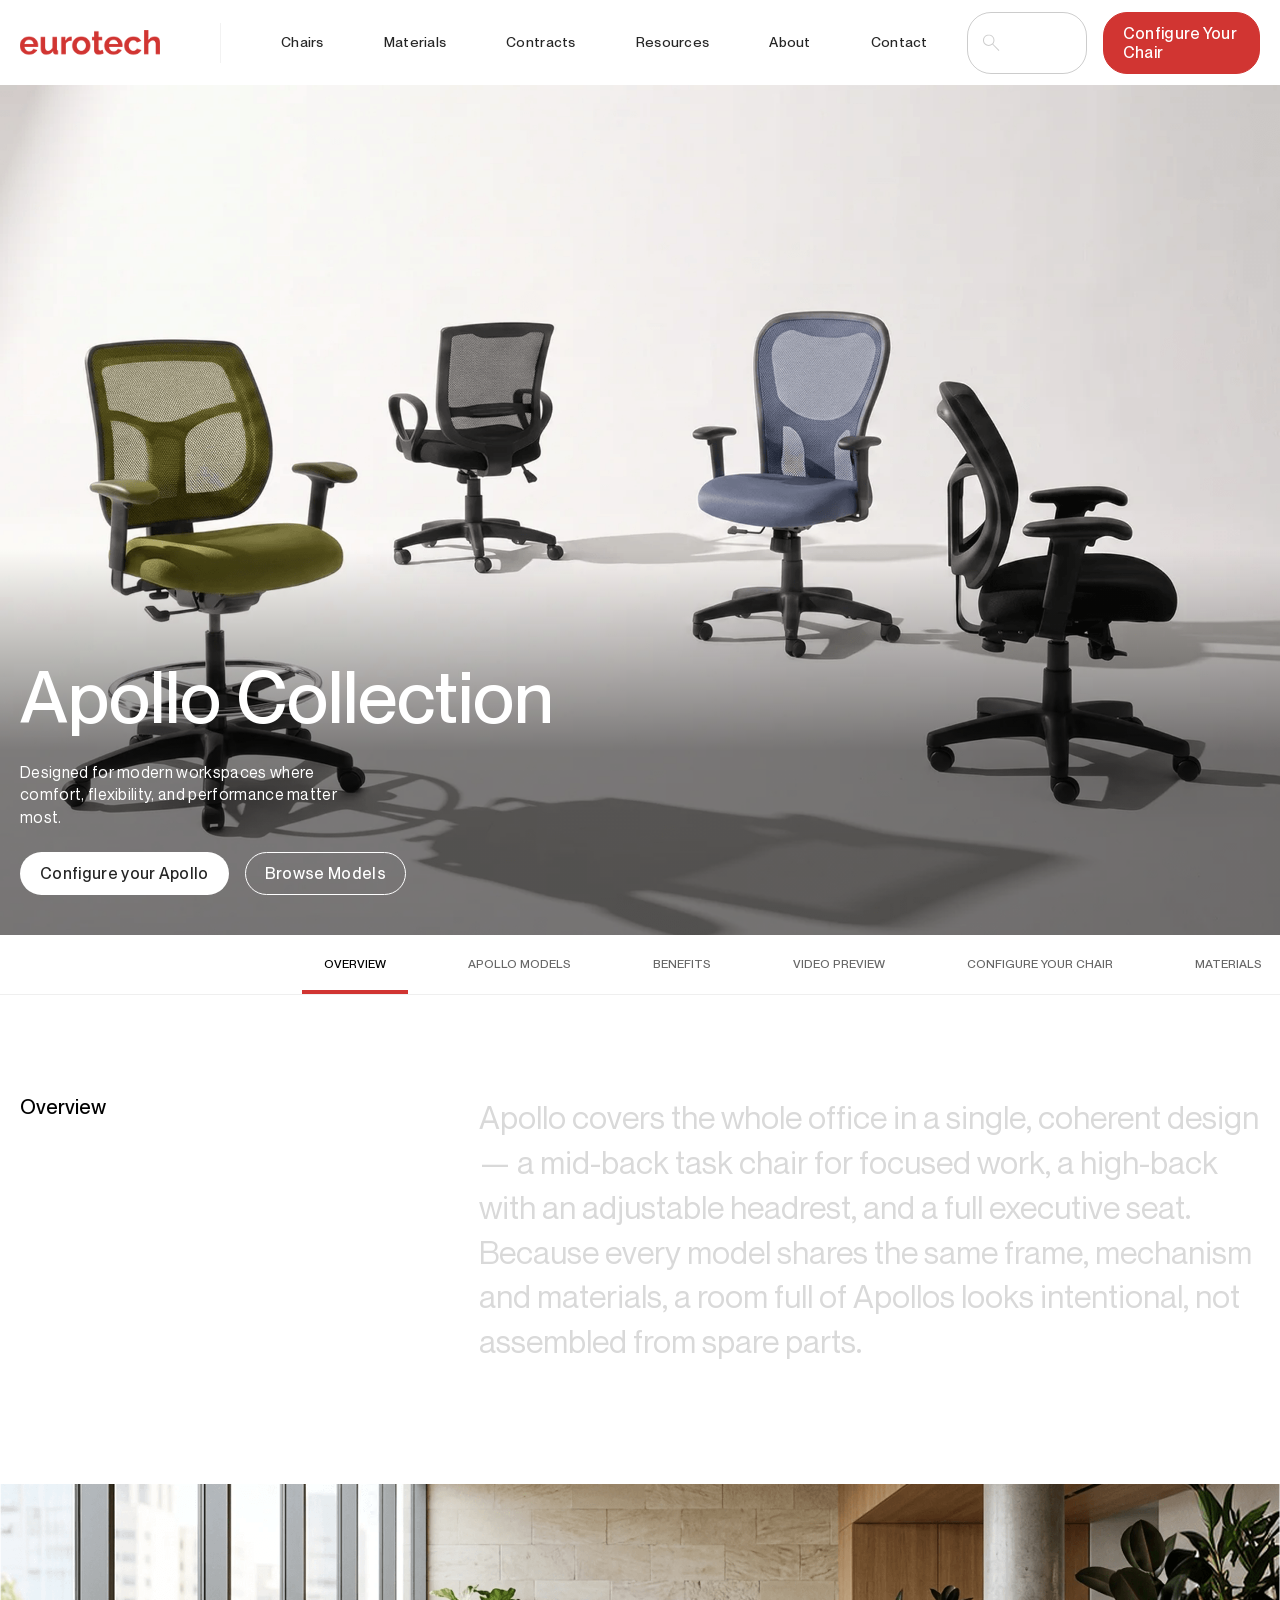
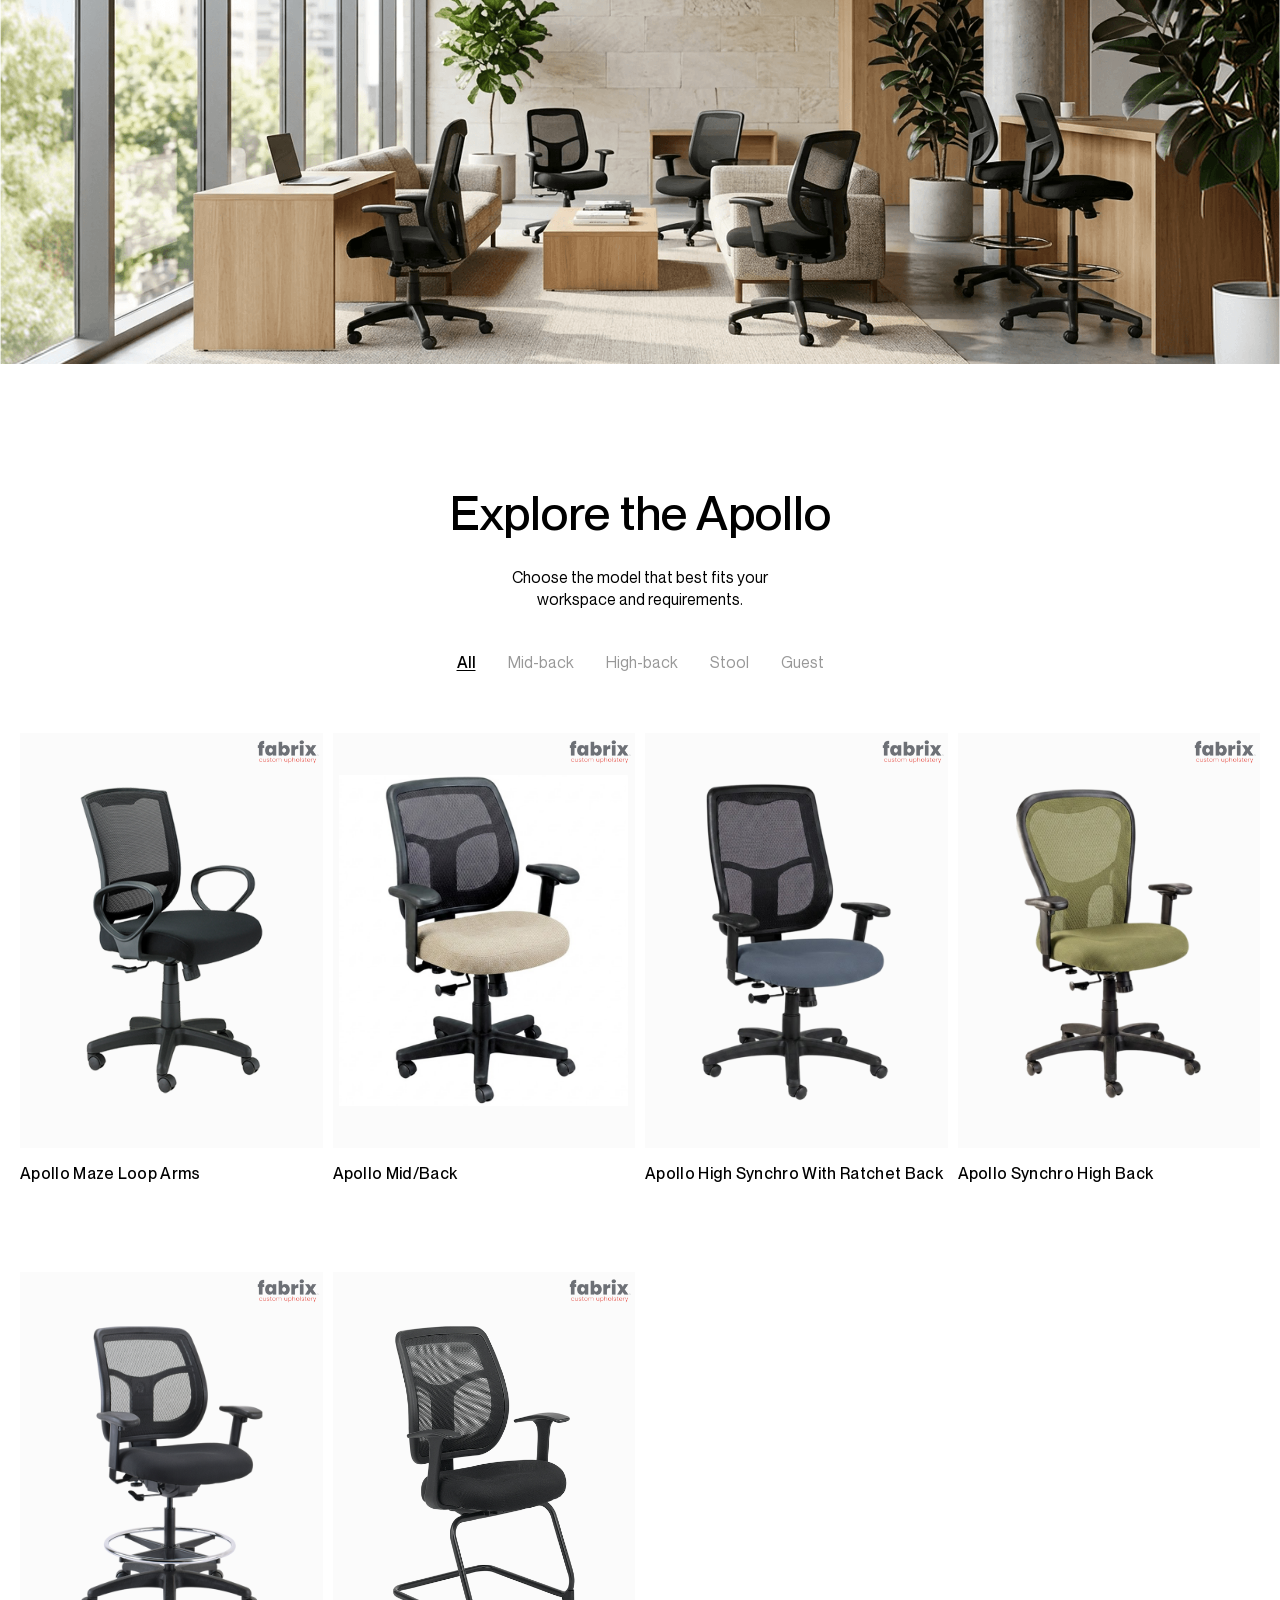
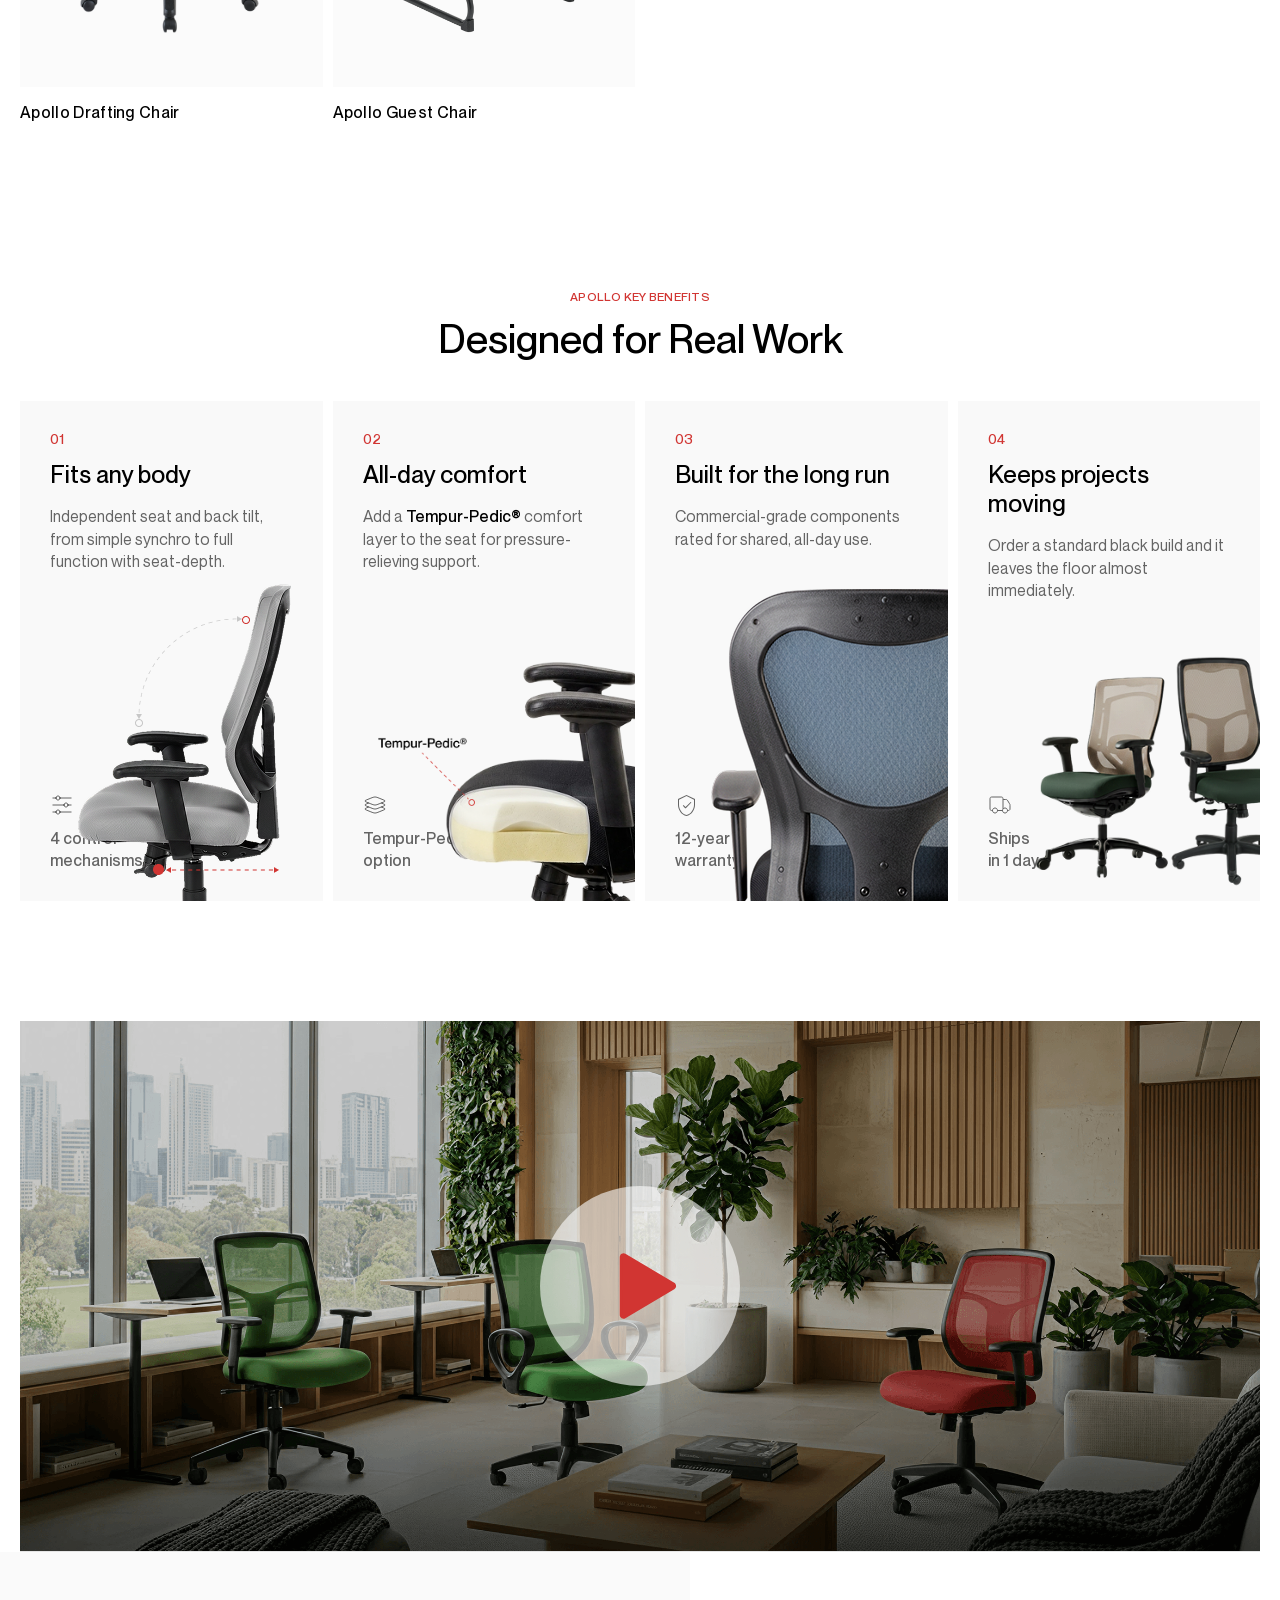
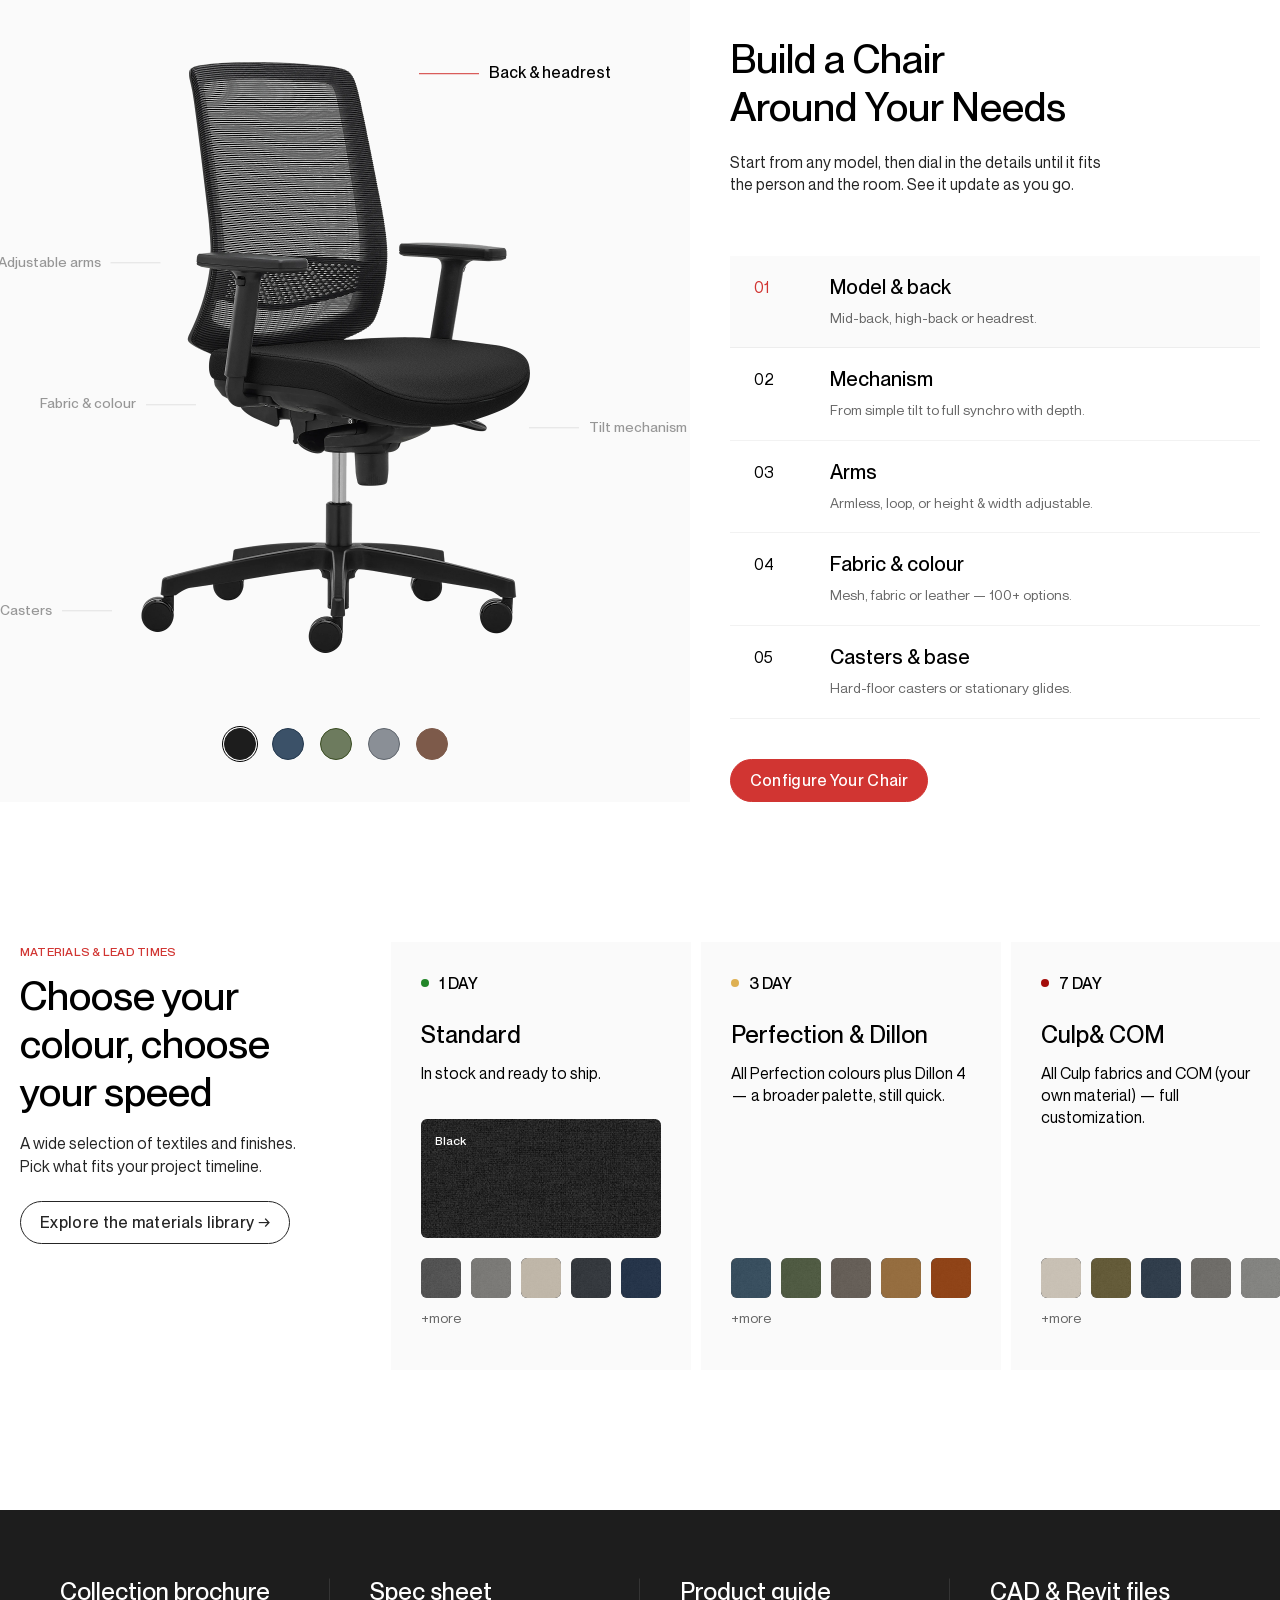
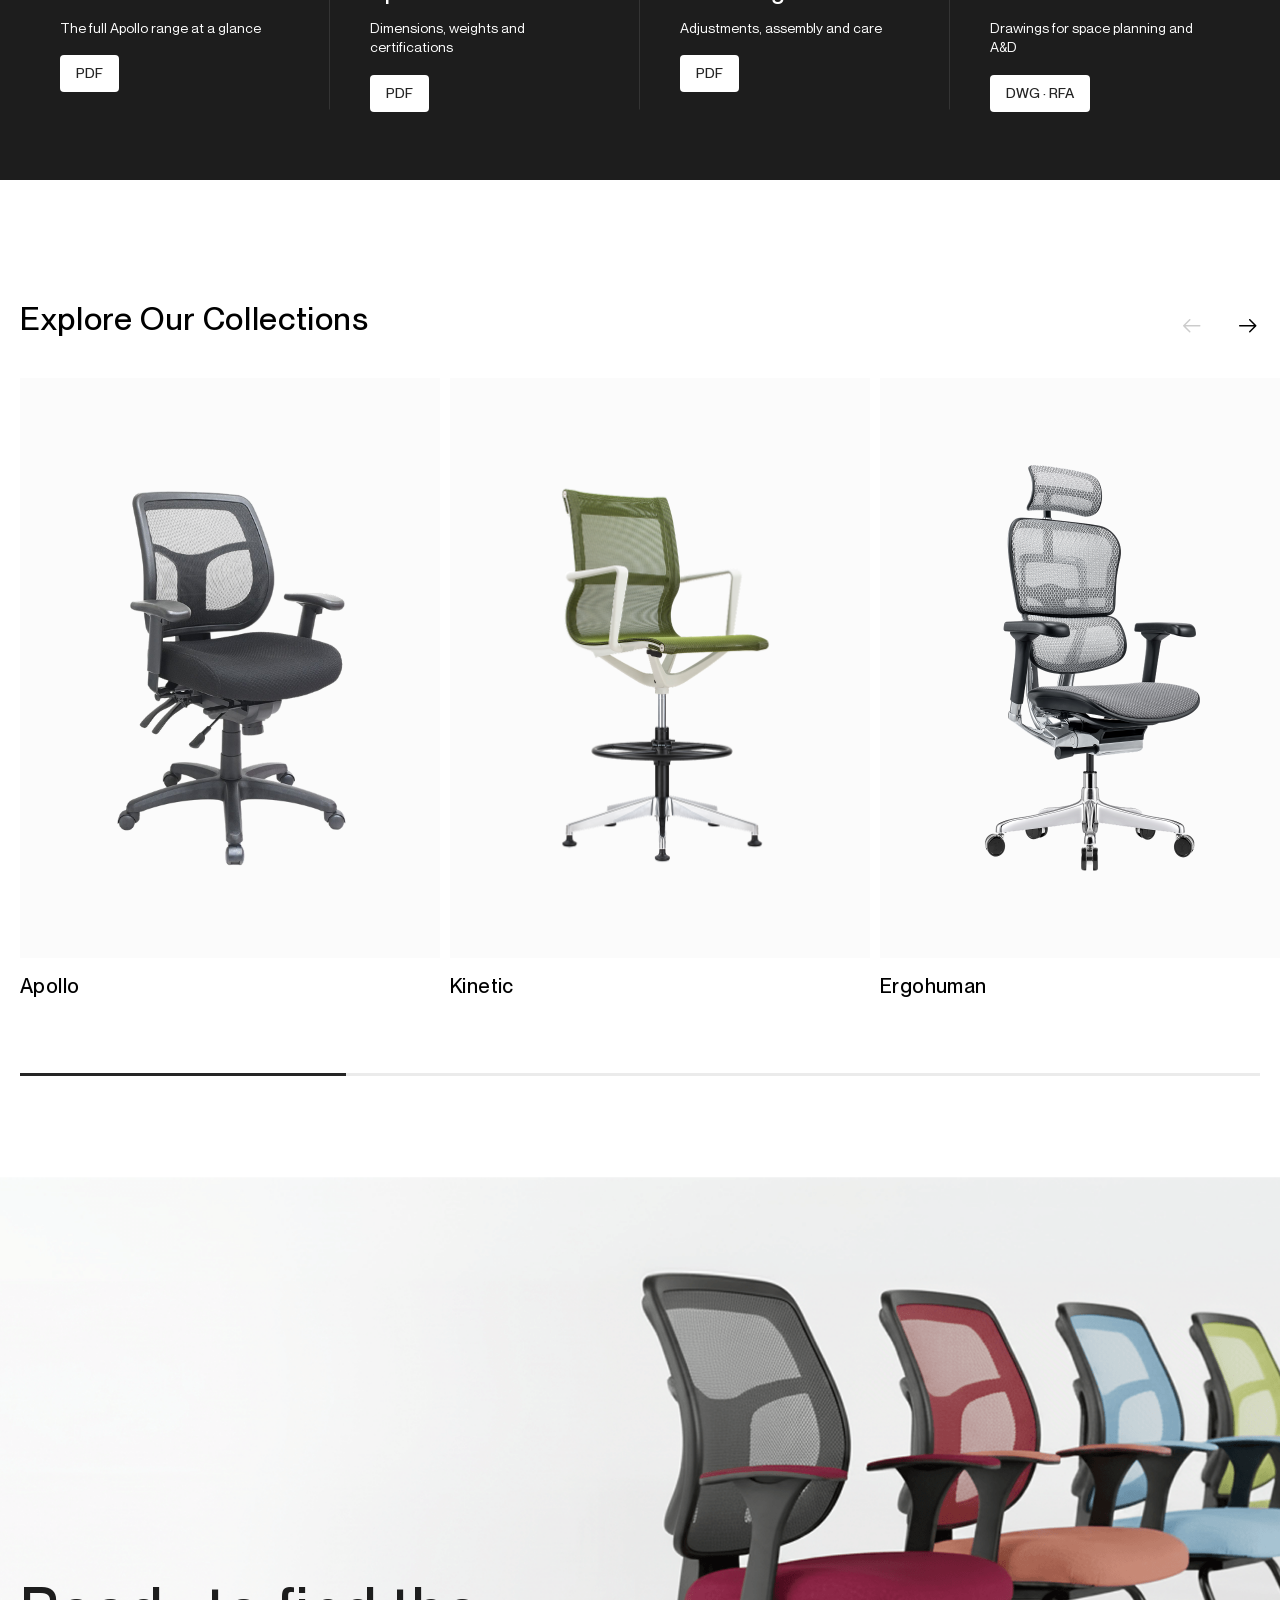
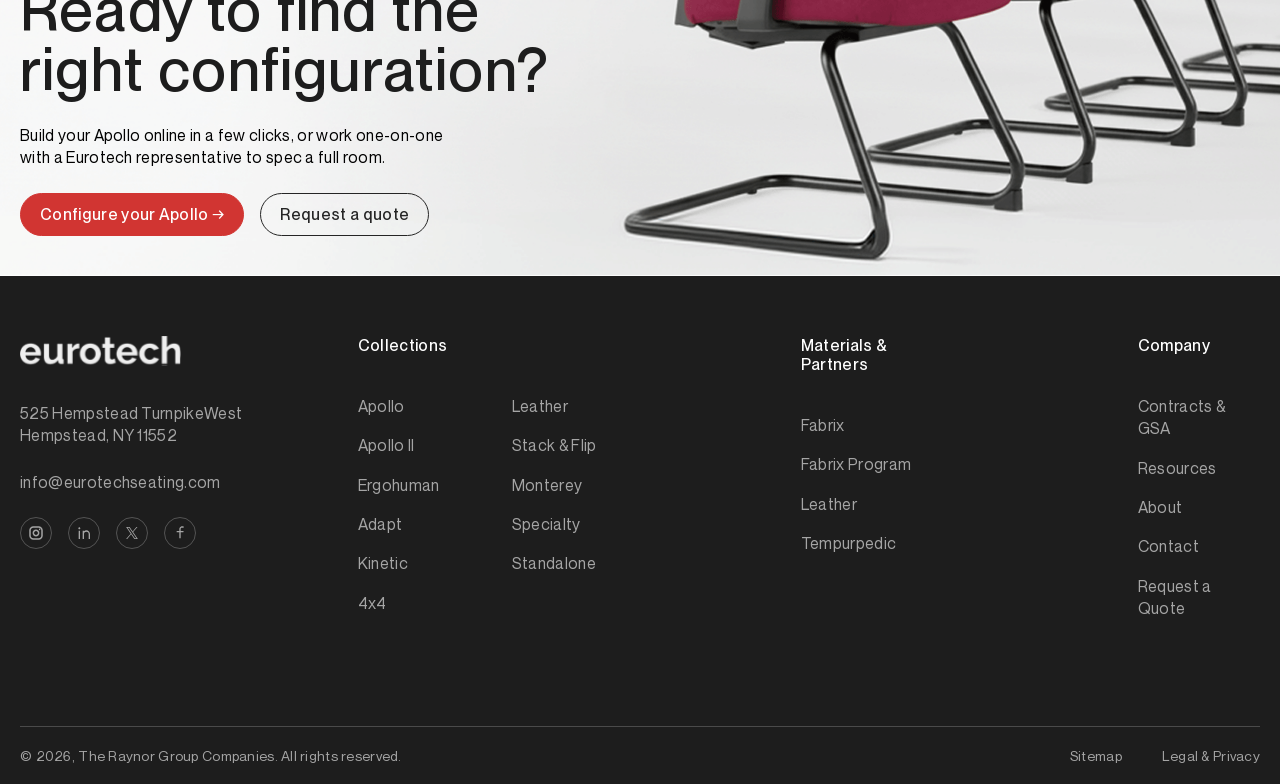
<file: collection-page.html>
<!DOCTYPE html>
<html lang="en">

<head>
    <meta charset="UTF-8">
    <meta name="viewport" content="width=device-width, initial-scale=1.0">
    <title> Collection page | Splash Eurotech Seating</title>
    <link rel="stylesheet" href="assets/css/fonts.css">
    <link rel="stylesheet" href="assets/css/swiper-bundle.min.css">
    <link rel="stylesheet" href="assets/css/main.css">
</head>

<body>
    <header class="header-site">
        <div class="container">
            <div class="header-inner">
                <div class="header-left">
                    <div class="header-logo">
                        <a href="index.html">
                            <img src="assets/images/logo.svg" alt="">
                        </a>
                    </div>
                    <div class="header-line-space"></div>
                    <div class="header-menu">
                        <nav>
                            <ul>
                                <li class="has-mega-menu">
                                    <a href="#">Chairs</a>

                                    <div class="mega-menu ">
                                        <div class="container">
                                            <div class="mega-menu-wrap">
                                                <div class="mega-menu-inner">
                                                    <div class="mega-menu-links">
                                                        <div class="mega-menu-column">
                                                            <a href="#" class="mega-menu-heading">
                                                                Browse by Collection
                                                                <span>
                                                                    <svg width="5" height="9" viewBox="0 0 5 9"
                                                                        fill="none" xmlns="http://www.w3.org/2000/svg">
                                                                        <path
                                                                            d="M-0.000107288 0.706667L0.707226 9.53674e-07L4.55989 3.85133C4.622 3.91305 4.67128 3.98643 4.70491 4.06726C4.73855 4.1481 4.75586 4.23478 4.75586 4.32233C4.75586 4.40988 4.73855 4.49657 4.70491 4.5774C4.67128 4.65824 4.622 4.73162 4.55989 4.79333L0.707226 8.64667L0.00055933 7.94L3.61656 4.32333L-0.000107288 0.706667Z"
                                                                            fill="#D13532" />
                                                                    </svg>
                                                                </span>
                                                            </a>
                                                            <ul>
                                                                <li><a href="#">Apollo</a></li>
                                                                <li><a href="#">Apollo II</a></li>
                                                                <li><a href="#">Ergohuman</a></li>
                                                                <li><a href="#">Adapt</a></li>
                                                                <li><a href="#">Kinetic</a></li>
                                                                <li><a href="#">4x4</a></li>
                                                                <li><a href="#">Leather</a></li>
                                                                <li><a href="#">Stack & Flip</a></li>
                                                                <li><a href="#">Monterey</a></li>
                                                                <li><a href="#">Specialty</a></li>
                                                                <li><a href="#">Standalone</a></li>
                                                            </ul>
                                                        </div>

                                                        <div class="mega-menu-column">
                                                            <a href="#" class="mega-menu-heading">
                                                                Browse by Setting
                                                                <span>
                                                                    <svg width="5" height="9" viewBox="0 0 5 9"
                                                                        fill="none" xmlns="http://www.w3.org/2000/svg">
                                                                        <path
                                                                            d="M-0.000107288 0.706667L0.707226 9.53674e-07L4.55989 3.85133C4.622 3.91305 4.67128 3.98643 4.70491 4.06726C4.73855 4.1481 4.75586 4.23478 4.75586 4.32233C4.75586 4.40988 4.73855 4.49657 4.70491 4.5774C4.67128 4.65824 4.622 4.73162 4.55989 4.79333L0.707226 8.64667L0.00055933 7.94L3.61656 4.32333L-0.000107288 0.706667Z"
                                                                            fill="#D13532" />
                                                                    </svg>
                                                                </span>
                                                            </a>

                                                            <ul>
                                                                <li><a href="#">Office</a></li>
                                                                <li><a href="#">Healthcare</a></li>
                                                                <li><a href="#">Education</a></li>
                                                                <li><a href="#">Conference</a></li>
                                                                <li><a href="#">Executive</a></li>
                                                                <li><a href="#">Guest / Lounge</a></li>
                                                            </ul>
                                                        </div>

                                                        <div class="mega-menu-column">
                                                            <div class="mega-menu-heading">
                                                                Featured
                                                            </div>

                                                            <ul>
                                                                <li><a href="#">Configure a Chair</a></li>
                                                                <li><a href="#">Materials Library</a></li>
                                                            </ul>
                                                        </div>

                                                    </div>
                                                    <div class="mega-menu-banners">

                                                        <a href="#" class="mega-menu-card title-black">
                                                            <div class="mega-menu-image">
                                                                <img src="assets/images/Apollo-Collection-Image.png"
                                                                    alt="Apollo Collection">
                                                            </div>

                                                            <span class="mega-menu-card-title ">
                                                                Apollo Collection
                                                            </span>
                                                        </a>

                                                        <a href="#" class="mega-menu-card title-white">
                                                            <div class="mega-menu-image">
                                                                <img src="assets/images/Latest-News-Image.png"
                                                                    alt="Latest News">
                                                            </div>

                                                            <span class="mega-menu-card-title ">
                                                                Latest News
                                                            </span>
                                                        </a>

                                                    </div>
                                                </div>
                                            </div>

                                        </div>
                                    </div>
                                </li>
                                <li class="has-mega-menu">
                                    <a href="#">Materials</a>

                                    <div class="mega-menu ">
                                        <div class="container">
                                            <div class="mega-menu-wrap">
                                                <div class="mega-menu-materials">
                                                    <a href="#" class="material-menu-card">
                                                        <div class="material-menu-image">
                                                            <img class="image"
                                                                src="assets/images/Materials-Overview-Image.png"
                                                                alt="Overview">
                                                        </div>

                                                        <div class="material-menu-content">
                                                            <div class="material-menu-title">
                                                                Overview
                                                                <span class="material-menu-arrow">
                                                                    <svg width="5" height="9" viewBox="0 0 5 9"
                                                                        fill="none" xmlns="http://www.w3.org/2000/svg">
                                                                        <path
                                                                            d="M-0.000107288 0.706667L0.707226 9.53674e-07L4.55989 3.85133C4.622 3.91305 4.67128 3.98643 4.70491 4.06726C4.73855 4.1481 4.75586 4.23478 4.75586 4.32233C4.75586 4.40988 4.73855 4.49657 4.70491 4.5774C4.67128 4.65824 4.622 4.73162 4.55989 4.79333L0.707226 8.64667L0.00055933 7.94L3.61656 4.32333L-0.000107288 0.706667Z"
                                                                            fill="#D13532" />
                                                                    </svg>
                                                                </span>
                                                            </div>
                                                            <p class="material-menu-description">
                                                                Explore all options
                                                            </p>
                                                        </div>
                                                    </a>
                                                    <a href="#" class="material-menu-card">
                                                        <div class="material-menu-image">
                                                            <img class="image"
                                                                src="assets/images/Materials-Fabrix-Image.png"
                                                                alt="Fabric Program">
                                                            <img src="assets/images/fabrix-logo.svg" alt=""
                                                                class="card-logo">
                                                        </div>
                                                        <div class="material-menu-content">
                                                            <div class="material-menu-title">
                                                                Fabric Program
                                                                <span class="material-menu-arrow">
                                                                    <svg width="5" height="9" viewBox="0 0 5 9"
                                                                        fill="none" xmlns="http://www.w3.org/2000/svg">
                                                                        <path
                                                                            d="M-0.000107288 0.706667L0.707226 9.53674e-07L4.55989 3.85133C4.622 3.91305 4.67128 3.98643 4.70491 4.06726C4.73855 4.1481 4.75586 4.23478 4.75586 4.32233C4.75586 4.40988 4.73855 4.49657 4.70491 4.5774C4.67128 4.65824 4.622 4.73162 4.55989 4.79333L0.707226 8.64667L0.00055933 7.94L3.61656 4.32333L-0.000107288 0.706667Z"
                                                                            fill="#D13532" />
                                                                    </svg>
                                                                </span>
                                                            </div>
                                                            <p class="material-menu-description">
                                                                Upholstery solutions
                                                            </p>
                                                        </div>
                                                    </a>
                                                    <a href="#" class="material-menu-card">
                                                        <div class="material-menu-image">
                                                            <img class="image"
                                                                src="assets/images/Materials-Libary-Image.png"
                                                                alt="Material Library">
                                                        </div>
                                                        <div class="material-menu-content">
                                                            <div class="material-menu-title">
                                                                Material Library
                                                                <span class="material-menu-arrow">
                                                                    <svg width="5" height="9" viewBox="0 0 5 9"
                                                                        fill="none" xmlns="http://www.w3.org/2000/svg">
                                                                        <path
                                                                            d="M-0.000107288 0.706667L0.707226 9.53674e-07L4.55989 3.85133C4.622 3.91305 4.67128 3.98643 4.70491 4.06726C4.73855 4.1481 4.75586 4.23478 4.75586 4.32233C4.75586 4.40988 4.73855 4.49657 4.70491 4.5774C4.67128 4.65824 4.622 4.73162 4.55989 4.79333L0.707226 8.64667L0.00055933 7.94L3.61656 4.32333L-0.000107288 0.706667Z"
                                                                            fill="#D13532" />
                                                                    </svg>
                                                                </span>
                                                            </div>
                                                            <p class="material-menu-description">
                                                                Browse fabrics &amp; mesh
                                                            </p>
                                                        </div>
                                                    </a>
                                                    <a href="#" class="material-menu-card">
                                                        <div class="material-menu-image">
                                                            <img class="image"
                                                                src="assets/images/Materials-Tempur-Image.png"
                                                                alt="TEMPUR">
                                                            <img src="assets/images/tempur-logo.svg" alt=""
                                                                class="card-logo">
                                                        </div>
                                                        <div class="material-menu-content">
                                                            <div class="material-menu-title">
                                                                TEMPUR®
                                                                <span class="material-menu-arrow">
                                                                    <svg width="5" height="9" viewBox="0 0 5 9"
                                                                        fill="none" xmlns="http://www.w3.org/2000/svg">
                                                                        <path
                                                                            d="M-0.000107288 0.706667L0.707226 9.53674e-07L4.55989 3.85133C4.622 3.91305 4.67128 3.98643 4.70491 4.06726C4.73855 4.1481 4.75586 4.23478 4.75586 4.32233C4.75586 4.40988 4.73855 4.49657 4.70491 4.5774C4.67128 4.65824 4.622 4.73162 4.55989 4.79333L0.707226 8.64667L0.00055933 7.94L3.61656 4.32333L-0.000107288 0.706667Z"
                                                                            fill="#D13532" />
                                                                    </svg>
                                                                </span>
                                                            </div>
                                                            <p class="material-menu-description">
                                                                Pressure-relieving seat technology
                                                            </p>
                                                        </div>
                                                    </a>
                                                </div>
                                            </div>
                                        </div>
                                    </div>
                                </li>
                                <li><a href="#">Contracts</a></li>
                                <li><a href="#">Resources</a></li>
                                <li><a href="#">About</a></li>
                                <li><a href="#">Contact</a></li>
                            </ul>
                        </nav>
                    </div>
                </div>
                <div class="header-right">
                    <div class="header-search">
                        <div class="search-icon">
                            <svg width="17" height="17" viewBox="0 0 17 17" fill="none"
                                xmlns="http://www.w3.org/2000/svg">
                                <path
                                    d="M15.677 16.385L9.415 10.123C8.915 10.549 8.34 10.8787 7.69 11.112C7.04 11.3453 6.38667 11.462 5.73 11.462C4.13133 11.462 2.77667 10.9067 1.666 9.796C0.555333 8.68467 0 7.32967 0 5.731C0 4.13233 0.555333 2.77767 1.666 1.667C2.77667 0.556334 4.13133 0.000667266 5.73 5.99161e-07C7.32867 -0.000666067 8.68367 0.555 9.795 1.667C10.9063 2.779 11.4617 4.13367 11.461 5.731C11.461 6.42567 11.338 7.098 11.092 7.748C10.846 8.398 10.5227 8.954 10.122 9.416L16.384 15.677L15.677 16.385ZM5.731 10.461C7.05767 10.461 8.17767 10.0043 9.091 9.091C10.0043 8.17767 10.461 7.05733 10.461 5.73C10.461 4.40267 10.0043 3.28267 9.091 2.37C8.17767 1.45733 7.05767 1.00067 5.731 1C4.40433 0.999334 3.284 1.456 2.37 2.37C1.456 3.284 0.999333 4.404 1 5.73C1.00067 7.056 1.45733 8.176 2.37 9.09C3.28267 10.004 4.40267 10.4607 5.73 10.46"
                                    fill="currentColor" />
                            </svg>
                        </div>
                        <input type="text" name="search" id="search">
                    </div>
                    <a href="#" class="btn btn-primary">Configure Your Chair</a>
                </div>
            </div>
        </div>
    </header>
    <main>
        <div class="collection-taxonomy">

            <!-- Module Hero -->
            <section class="hero-sec"
                style="background: url(assets/images/collection-page-bg.png) no-repeat center / cover;">
                <div class="container">
                    <div class="hero-main">
                        <h1 class="hero-heading">Apollo Collection</h1>
                        <div class="hero-desc">
                            <p>Designed for modern workspaces where comfort, flexibility, and performance matter most.
                            </p>
                        </div>
                        <div class="hero-buttons">
                            <a href="#" class="btn btn-white">Configure your Apollo</a>
                            <a href="#" class="btn btn-white-secondary">Browse Models</a>
                        </div>
                    </div>
                </div>
            </section>

            <section class="collection-tabs-sec">
                <div class="collection-tabs__header">
                    <div class="container">
                        <div class="collection-tabs__list">
                            <button class="collection-tabs__item " data-tab="overview">
                                Overview
                            </button>
                            <button class="collection-tabs__item" data-tab="apollo-models">
                                Apollo models
                            </button>
                            <button class="collection-tabs__item" data-tab="benefits">
                                BENEFITS
                            </button>
                            <button class="collection-tabs__item" data-tab="video-preview">
                                Video Preview
                            </button>
                            <button class="collection-tabs__item" data-tab="configure-your-chair">
                                Configure Your Chair
                            </button>
                            <button class="collection-tabs__item" data-tab="materials">
                                Materials
                            </button>
                        </div>
                    </div>
                </div>
                <div class="collection-tabs__contents">
                    <div class="collection-tabs__content " data-content="overview">
                        <div class="container">
                            <div class="collection-tabs__content-inner">
                                <div class="left">
                                    <div class="collection-tabs__content-title">Overview</div>
                                </div>
                                <div class="right">
                                    <div class="collection-tabs__content-text typing-fade-wrap">
                                        <p>
                                            Apollo covers the whole office in a single, coherent design — a
                                            mid-back task chair for focused work, a high-back with an adjustable
                                            headrest, and a full executive seat. Because every model shares the
                                            same frame, mechanism and materials, a room full of Apollos looks
                                            intentional, not assembled from spare parts.
                                        </p>
                                    </div>
                                </div>
                            </div>
                        </div>
                        <div class=" collection-tabs__content-image">
                            <img src="assets/images/overview-image.png" alt="">
                        </div>
                    </div>
                    <div class="collection-tabs__content " data-content="apollo-models">
                        <div class="container">
                            <div class="collection-tabs__content-inner">
                                <div class="left">
                                    <div class="collection-tabs__content-title">Apollo models</div>
                                </div>
                                <div class="right">
                                    <div class="collection-tabs__content-text typing-fade-wrap">
                                        <p>Lorem, ipsum dolor sit amet consectetur adipisicing elit.
                                            Blanditiis neque
                                            atque, voluptate quae ipsam voluptatibus maiores, illum
                                            perferendis animi
                                            tempora modi numquam ut quibusdam ullam nisi fugiat, ab eum
                                            dolorem.</p>
                                    </div>
                                </div>
                            </div>
                        </div>
                        <div class="collection-tabs__content-image">
                            <img src="assets/images/home-hero.png" alt="">
                        </div>
                    </div>
                </div>
            </section>

            <section class="collection-explore-sec section-tabs">
                <div class="container">
                    <div class="collection-explore__header">
                        <h2 class="collection-explore__heading">Explore the Apollo</h2>
                        <div class="collection-explore__desc">
                            <p>Choose the model that best fits your workspace and requirements.</p>
                        </div>
                        <div class="tab-list collection-explore__tabs">
                            <button type="button" class="tab-item collection-explore__tab active" data-filter="all">
                                All
                            </button>

                            <button type="button" class="tab-item collection-explore__tab" data-filter="mid-back">
                                Mid-back
                            </button>

                            <button type="button" class="tab-item collection-explore__tab" data-filter="high-back">
                                High-back
                            </button>

                            <button type="button" class="tab-item collection-explore__tab" data-filter="stool">
                                Stool
                            </button>

                            <button type="button" class="tab-item collection-explore__tab" data-filter="guest">
                                Guest
                            </button>
                        </div>
                    </div>
                    <div class="collection-explore__products">
                        <div class="product-list">

                            <a href="#" class="tab-content__item cs-product__item" data-type="mid-back">
                                <div class="item-image">
                                    <img class="image" src="assets/images/products/Apollo-Maze-Loop-Arms.png" alt="">
                                    <img src="assets/images/fabrix-logo-color.svg" alt="" class="image-logo">
                                </div>

                                <div class="item-content">
                                    <h3 class="item-title">Apollo Maze Loop Arms</h3>
                                    <div class="item-view item-price">
                                        <span>From $469</span>
                                    </div>
                                </div>
                            </a>

                            <a href="#" class="tab-content__item cs-product__item" data-type="mid-back">
                                <div class="item-image">
                                    <img class="image" src="assets/images/products/Apollo-Mid-Back.png" alt="">
                                    <img src="assets/images/fabrix-logo-color.svg" alt="" class="image-logo">
                                </div>

                                <div class="item-content">
                                    <h3 class="item-title">Apollo Mid/Back</h3>
                                    <div class="item-view item-price">
                                        <span>From $469</span>
                                    </div>
                                </div>
                            </a>

                            <a href="#" class="tab-content__item cs-product__item" data-type="high-back">
                                <div class="item-image">
                                    <img class="image"
                                        src="assets/images/products/Apollo-High-Synchro-With-Ratchet-Back.png" alt="">
                                    <img src="assets/images/fabrix-logo-color.svg" alt="" class="image-logo">

                                </div>

                                <div class="item-content">
                                    <h3 class="item-title">Apollo High Synchro With Ratchet Back</h3>
                                    <div class="item-view item-price">
                                        <span>From $469</span>
                                    </div>
                                </div>
                            </a>

                            <a href="#" class="tab-content__item cs-product__item" data-type="stool">
                                <div class="item-image">
                                    <img class="image" src="assets/images/products/Apollo-Synchro-High-Back.png" alt="">
                                    <img src="assets/images/fabrix-logo-color.svg" alt="" class="image-logo">
                                </div>

                                <div class="item-content">
                                    <h3 class="item-title">Apollo Synchro High Back</h3>
                                    <div class="item-view item-price">
                                        <span>From $469</span>
                                    </div>
                                </div>
                            </a>

                            <a href="#" class="tab-content__item cs-product__item" data-type="high-back">
                                <div class="item-image">
                                    <img class="image" src="assets/images/products/Apollo-Drafting-Chair.png" alt="">
                                    <img src="assets/images/fabrix-logo-color.svg" alt="" class="image-logo">

                                </div>

                                <div class="item-content">
                                    <h3 class="item-title">Apollo Drafting Chair</h3>
                                    <div class="item-view item-price">
                                        <span>From $469</span>
                                    </div>
                                </div>
                            </a>

                            <a href="#" class="tab-content__item cs-product__item" data-type="high-back">
                                <div class="item-image">
                                    <img class="image" src="assets/images/products/Apollo-Guest-Chair.png" alt="">
                                    <img src="assets/images/fabrix-logo-color.svg" alt="" class="image-logo">
                                </div>

                                <div class="item-content">
                                    <h3 class="item-title">Apollo Guest Chair</h3>
                                    <div class="item-view item-price">
                                        <span>From $469</span>
                                    </div>
                                </div>
                            </a>

                        </div>
                    </div>
                </div>
            </section>

            <section class="collection-benefits-sec">
                <div class="container">
                    <div class="collection-benefits__header">
                        <div class="section-label">
                            Apollo KEY BENEFITS
                        </div>
                        <h2 class="section-heading collection-benefits__heading">
                            Designed for Real Work
                        </h2>
                    </div>
                    <div class="collection-benefits__list">
                        <div class="collection-benefits__item">
                            <img src="assets/images/collection-benefits-1.png" alt="" class="item-img">
                            <div class="item-top">
                                <div class="item-number">01</div>
                                <h3 class="item-title">Fits any body</h3>
                                <div class="item-desc">
                                    <p>Independent seat and back tilt, from simple synchro to full function with
                                        seat-depth.</p>
                                </div>
                            </div>
                            <div class="item-bottom">
                                <div class="item-services">
                                    <img src="assets/images/tdesign_adjustment.svg" alt="" class="item-services__icon">
                                    <span>4 control mechanisms</span>
                                </div>
                            </div>
                        </div>
                        <div class="collection-benefits__item">
                            <img src="assets/images/collection-benefits-2.png" alt="" class="item-img">
                            <div class="item-top">
                                <div class="item-number">02</div>
                                <h3 class="item-title">All-day comfort</h3>
                                <div class="item-desc">
                                    <p>Add a <strong>Tempur-Pedic®</strong> comfort layer to the seat for
                                        pressure-relieving support.</p>
                                </div>
                            </div>
                            <div class="item-bottom">
                                <div class="item-services">
                                    <img src="assets/images/solar_layers-linear-gray.svg" alt=""
                                        class="item-services__icon">
                                    <span>Tempur-Pedic option</span>
                                </div>
                            </div>
                        </div>
                        <div class="collection-benefits__item">
                            <img src="assets/images/collection-benefits-3.png" alt="" class="item-img">
                            <div class="item-top">
                                <div class="item-number">03</div>
                                <h3 class="item-title">Built for the long run</h3>
                                <div class="item-desc">
                                    <p>Commercial-grade components rated for shared, all-day use.</p>
                                </div>
                            </div>
                            <div class="item-bottom">
                                <div class="item-services">
                                    <img src="assets/images/mdi-light_shield-gray.svg" alt=""
                                        class="item-services__icon">
                                    <span>12-year warranty</span>
                                </div>
                            </div>
                        </div>
                        <div class="collection-benefits__item">
                            <img src="assets/images/collection-benefits-4.png" alt="" class="item-img">
                            <div class="item-top">
                                <div class="item-number">04</div>
                                <h3 class="item-title">Keeps projects moving</h3>
                                <div class="item-desc">
                                    <p>Order a standard black build and it leaves the floor almost immediately.</p>
                                </div>
                            </div>
                            <div class="item-bottom">
                                <div class="item-services">
                                    <img src="assets/images/hugeicons_delivery-sent-02-gray.svg" alt=""
                                        class="item-services__icon">
                                    <span>Ships <br />in 1 day</span>
                                </div>
                            </div>
                        </div>
                    </div>
                </div>
            </section>

            <section class="collection-video-sec">
                <div class="container">
                    <div class="custom-video collection-video">
                        <video class="custom-video__video" poster="assets/images/poster-video.png" playsinline>
                            <source src="assets/images/video-demo.mp4" type="video/mp4">
                        </video>

                        <button type="button" class="custom-video__play" aria-label="Play video">

                            <img src="assets/images/iconoir_play-solid.svg" alt="" class="custom-video__play-icon">
                        </button>
                    </div>
                </div>
            </section>

            <section class="build-chair-sec">
                <div class="container">

                    <div class="build-chair">

                        <!-- LEFT -->
                        <div class="build-chair__preview">

                            <div class="build-chair__image-wrap">

                                <img class="build-chair__image" src="assets/images/chair-black.png"
                                    alt="Configure your chair">

                                <div class="build-chair__annotation active" data-id="model-back" style="
                            --x: 96%;
                            --y: 2%;
                        ">
                                    <span class="build-chair__annotation-line"></span>
                                    <span class="build-chair__annotation-text">
                                        Back &amp; headrest
                                    </span>
                                </div>

                                <div class="build-chair__annotation" data-id="mechanism" style="
                            --x: 120%;
                            --y: 62%;
                        ">
                                    <span class="build-chair__annotation-line"></span>
                                    <span class="build-chair__annotation-text">
                                        Tilt mechanism
                                    </span>
                                </div>

                                <div class="build-chair__annotation" data-id="arms" style="
                            --x: -16%;
                            --y: 34%;
                        ">
                                    <span class="build-chair__annotation-text">
                                        Adjustable arms
                                    </span>
                                    <span class="build-chair__annotation-line"></span>
                                </div>

                                <div class="build-chair__annotation" data-id="fabric-colour" style="
                            --x: -6%;
                            --y: 58%;
                        ">
                                    <span class="build-chair__annotation-text">
                                        Fabric &amp; colour
                                    </span>
                                    <span class="build-chair__annotation-line"></span>
                                </div>

                                <div class="build-chair__annotation" data-id="casters" style="
                            --x: -22%;
                            --y: 93%;
                        ">
                                    <span class="build-chair__annotation-text">
                                        Casters
                                    </span>
                                    <span class="build-chair__annotation-line"></span>
                                </div>


                            </div>

                            <div class="cs-colors build-chair__colors">

                                <span class="cs-color-indicator"></span>

                                <button type="button" class="cs-color build-chair__color active"
                                    data-image="assets/images/chair-black.png" style="--color: #1D1D1D;"
                                    aria-label="Black">
                                    <div class="dot"></div>
                                </button>

                                <button type="button" class="cs-color build-chair__color"
                                    data-image="assets/images/chair-black.png"
                                    style="--color: #3B5168; --border-color:#23384E" aria-label="Blue">
                                    <div class="dot"></div>
                                </button>

                                <button type="button" class="cs-color build-chair__color"
                                    data-image="assets/images/chair-green.png"
                                    style="--color: #6D7B5E; --border-color:#394C21" aria-label="Green">
                                    <div class="dot"></div>
                                </button>

                                <button type="button" class="cs-color build-chair__color"
                                    data-image="assets/images/chair-black.png"
                                    style="--color: #8A8F96; --border-color:#5F656D;" aria-label="Grey">
                                    <div class="dot"></div>
                                </button>

                                <button type="button" class="cs-color build-chair__color"
                                    data-image="assets/images/chair-green.png"
                                    style="--color: #7D5A4A; --border-color:#7D5A4A;" aria-label="Brown">
                                    <div class="dot"></div>
                                </button>

                            </div>
                        </div>


                        <div class="build-chair__content">

                            <div class="build-chair__header">
                                <h2 class="section-heading build-chair__heading">
                                    Build a Chair
                                    <br>
                                    Around Your Needs
                                </h2>
                                <div class="build-chair__desc">
                                    <p>Start from any model, then dial in the details until it fits the person and the
                                        room. See it update as you go.</p>
                                </div>

                            </div>


                            <div class="build-chair__options">

                                <button type="button" class="build-chair__option active" data-id="model-back">
                                    <span class="build-chair__option-number">
                                        01
                                    </span>

                                    <span class="build-chair__option-content">
                                        <span class="build-chair__option-title">
                                            Model &amp; back
                                        </span>

                                        <span class="build-chair__option-desc">
                                            Mid-back, high-back or headrest.
                                        </span>
                                    </span>
                                </button>

                                <button type="button" class="build-chair__option" data-id="mechanism">
                                    <span class="build-chair__option-number">
                                        02
                                    </span>

                                    <span class="build-chair__option-content">
                                        <span class="build-chair__option-title">
                                            Mechanism
                                        </span>

                                        <span class="build-chair__option-desc">
                                            From simple tilt to full synchro with depth.
                                        </span>
                                    </span>
                                </button>


                                <button type="button" class="build-chair__option" data-id="arms">
                                    <span class="build-chair__option-number">
                                        03
                                    </span>

                                    <span class="build-chair__option-content">
                                        <span class="build-chair__option-title">
                                            Arms
                                        </span>

                                        <span class="build-chair__option-desc">
                                            Armless, loop, or height &amp; width adjustable.
                                        </span>
                                    </span>
                                </button>


                                <button type="button" class="build-chair__option" data-id="fabric-colour">
                                    <span class="build-chair__option-number">
                                        04
                                    </span>

                                    <span class="build-chair__option-content">
                                        <span class="build-chair__option-title">
                                            Fabric &amp; colour
                                        </span>

                                        <span class="build-chair__option-desc">
                                            Mesh, fabric or leather — 100+ options.
                                        </span>
                                    </span>
                                </button>


                                <button type="button" class="build-chair__option" data-id="casters">
                                    <span class="build-chair__option-number">
                                        05
                                    </span>

                                    <span class="build-chair__option-content">
                                        <span class="build-chair__option-title">
                                            Casters &amp; base
                                        </span>

                                        <span class="build-chair__option-desc">
                                            Hard-floor casters or stationary glides.
                                        </span>
                                    </span>
                                </button>

                            </div>


                            <a href="#" class="btn btn-primary build-chair__button">
                                Configure Your Chair
                            </a>

                        </div>

                    </div>

                </div>
            </section>

            <section class="materials-lead-times-sec">
                <div class="container">
                    <div class="materials-lead-times__main">
                        <div class="materials-lead-times__left">
                            <div class="section-label">Materials & lead Times</div>
                            <h2 class="section-heading materials-lead-times__heading">Choose your colour, choose your
                                speed</h2>
                            <div class="materials-lead-times__desc">
                                <p>A wide selection of textiles and finishes.
                                    <br />Pick what fits your project timeline.
                                </p>
                            </div>
                            <a href="#" class="btn btn-black-secondary materials-lead-times__btn">Explore the materials
                                library →</a>
                        </div>
                        <div class="materials-lead-times__right">
                            <div class="materials-lead-times__list">
                                <div class="materials-lead-times__item">
                                    <div class="item-top">
                                        <div class="item-days">
                                            <div class="dot" style="background: #228528;"></div>
                                            <span>1 DAY</span>
                                        </div>
                                        <h3 class="item-title">
                                            Standard
                                        </h3>
                                        <div class="item-desc">
                                            <p>In stock and ready to ship.</p>
                                        </div>
                                    </div>
                                    <div class="item-bottom">
                                        <div class="item-color item-color-main" style="--item-bg: rgba(0, 0, 0, 0.4);">
                                            <div class="item-color__name" style="color: #fff;">Black</div>
                                        </div>
                                        <div class="item-color__list">
                                            <div class="list">
                                                <div class="item-color" style="--item-bg: rgba(116, 115, 115, 0.4);">
                                                </div>
                                                <div class="item-color" style="--item-bg: rgba(164, 162, 157, 0.6);">
                                                </div>
                                                <div class="item-color" style="--item-bg: rgba(224, 213, 196, 0.8);">
                                                </div>
                                                <div class="item-color" style="--item-bg: rgba(45, 52, 62, 0.5);">
                                                </div>
                                                <div class="item-color" style="--item-bg: rgba(23, 48, 83, 0.6);">
                                                </div>
                                            </div>
                                            <div class="more-color">+more</div>
                                        </div>
                                    </div>
                                </div>
                                <div class="materials-lead-times__item">
                                    <div class="item-top">
                                        <div class="item-days">
                                            <div class="dot" style="background: #DEB052;"></div>
                                            <span>3 DAY</span>
                                        </div>
                                        <h3 class="item-title">
                                            Perfection & Dillon
                                        </h3>
                                        <div class="item-desc">
                                            <p>All Perfection colours plus Dillon 4 — a broader palette, still quick.
                                            </p>
                                        </div>
                                    </div>
                                    <div class="item-bottom">

                                        <div class="item-color__list">
                                            <div class="list">
                                                <div class="item-color" style="--item-bg: rgba(54, 91, 117, 0.6);">
                                                </div>
                                                <div class="item-color" style="--item-bg: rgba(93, 111, 71, 0.6);">
                                                </div>
                                                <div class="item-color" style="--item-bg: rgba(128, 117, 105, 0.6);">
                                                </div>
                                                <div class="item-color" style="--item-bg: rgba(172, 122, 64, 0.8);">
                                                </div>
                                                <div class="item-color" style="--item-bg: rgba(164, 69, 14, 0.8);">
                                                </div>
                                            </div>
                                            <div class="more-color">+more</div>
                                        </div>
                                    </div>
                                </div>
                                <div class="materials-lead-times__item">
                                    <div class="item-top">
                                        <div class="item-days">
                                            <div class="dot" style="background: #A30C0A;"></div>
                                            <span>7 DAY</span>
                                        </div>
                                        <h3 class="item-title">
                                            Culp& COM
                                        </h3>
                                        <div class="item-desc">
                                            <p>All Culp fabrics and COM (your own material) — full customization.</p>
                                        </div>
                                    </div>
                                    <div class="item-bottom">
                                        <div class="item-color__list">
                                            <div class="list">
                                                <div class="item-color" style="--item-bg: rgba(235, 225, 210, 0.8);">
                                                </div>
                                                <div class="item-color" style="--item-bg: rgba(126, 111, 54, 0.6);">
                                                </div>
                                                <div class="item-color" style="--item-bg: rgba(40, 63, 85, 0.6);">
                                                </div>
                                                <div class="item-color" style="--item-bg: rgba(143, 140, 134, 0.6);">
                                                </div>
                                                <div class="item-color" style="--item-bg: rgba(179, 178, 174, 0.6);">
                                                </div>
                                            </div>
                                            <div class="more-color">+more</div>
                                        </div>
                                    </div>
                                </div>
                            </div>
                        </div>
                    </div>

                </div>
            </section>

            <section class="collection-resources-sec">
                <div class="collection-resources__inner">
                    <div class="container">
                        <div class="collection-resources__links">
                            <div class="collection-resources__link-item">
                                <div class="item-title">Collection brochure</div>
                                <div class="item-desc">
                                    <p>The full Apollo range at a glance</p>
                                </div>
                                <a href="#" class="item-link">PDF</a>
                            </div>
                            <div class="collection-resources__link-item">
                                <div class="item-title">Spec sheet</div>
                                <div class="item-desc">
                                    <p>Dimensions, weights and certifications</p>
                                </div>
                                <a href="#" class="item-link">PDF</a>
                            </div>
                            <div class="collection-resources__link-item">
                                <div class="item-title">Product guide</div>
                                <div class="item-desc">
                                    <p>Adjustments, assembly and care</p>
                                </div>
                                <a href="#" class="item-link">PDF</a>
                            </div>
                            <div class="collection-resources__link-item">
                                <div class="item-title">CAD & Revit files</div>
                                <div class="item-desc">
                                    <p>Drawings for space planning and A&D</p>
                                </div>
                                <a href="#" class="item-link">DWG · RFA</a>
                            </div>
                        </div>
                    </div>
                </div>
            </section>

            <!-- Module Explore Collections -->
            <section class="expolore-coll-sec">
                <div class="container">

                    <div class="expolore-coll__top">
                        <h2 class="expolore-coll__heading">
                            Explore Our Collections
                        </h2>

                        <div class="swiper-navigation expolore-coll__navigation">
                            <button type="button" class="swiper-arrow expolore-coll__prev" aria-label="Previous">
                                <svg width="18" height="14" viewBox="0 0 18 14" fill="none"
                                    xmlns="http://www.w3.org/2000/svg">
                                    <path fill-rule="evenodd" clip-rule="evenodd"
                                        d="M0.21934 6.23871C0.0788899 6.37933 2.87182e-07 6.56996 2.9587e-07 6.76871C3.04557e-07 6.96746 0.0788899 7.15808 0.21934 7.29871L6.21934 13.2987C6.288 13.3724 6.3708 13.4315 6.4628 13.4725C6.5548 13.5135 6.65412 13.5355 6.75482 13.5373C6.85552 13.5391 6.95555 13.5206 7.04894 13.4828C7.14233 13.4451 7.22716 13.389 7.29838 13.3177C7.3696 13.2465 7.42574 13.1617 7.46346 13.0683C7.50118 12.9749 7.51971 12.8749 7.51793 12.7742C7.51616 12.6735 7.49411 12.5742 7.45312 12.4822C7.41213 12.3902 7.35303 12.3074 7.27934 12.2387L2.55934 7.51871L16.7493 7.51871C16.9483 7.51871 17.139 7.43969 17.2797 7.29904C17.4203 7.15838 17.4993 6.96762 17.4993 6.76871C17.4993 6.5698 17.4203 6.37903 17.2797 6.23838C17.139 6.09773 16.9483 6.01871 16.7493 6.01871L2.55934 6.01871L7.27934 1.29871C7.35303 1.23005 7.41213 1.14725 7.45312 1.05525C7.49411 0.963247 7.51616 0.863933 7.51793 0.76323C7.51971 0.662527 7.50118 0.562498 7.46346 0.46911C7.42574 0.375722 7.3696 0.290888 7.29838 0.219669C7.22716 0.148451 7.14233 0.0923061 7.04894 0.054585C6.95555 0.016864 6.85552 -0.00166036 6.75482 0.000116427C6.65412 0.00189322 6.5548 0.0239347 6.4628 0.0649267C6.3708 0.105919 6.288 0.165021 6.21934 0.238708L0.21934 6.23871Z"
                                        fill="currentColor" />
                                </svg>
                            </button>
                            <button type="button" class="swiper-arrow expolore-coll__next" aria-label="Next">
                                <svg width="18" height="14" viewBox="0 0 18 14" fill="none"
                                    xmlns="http://www.w3.org/2000/svg">
                                    <path fill-rule="evenodd" clip-rule="evenodd"
                                        d="M17.2802 6.23871C17.4206 6.37933 17.4995 6.56996 17.4995 6.76871C17.4995 6.96746 17.4206 7.15808 17.2802 7.29871L11.2802 13.2987C11.2115 13.3724 11.1287 13.4315 11.0367 13.4725C10.9447 13.5135 10.8454 13.5355 10.7447 13.5373C10.644 13.5391 10.544 13.5206 10.4506 13.4828C10.3572 13.4451 10.2724 13.389 10.2011 13.3177C10.1299 13.2465 10.0738 13.1617 10.036 13.0683C9.99833 12.9749 9.9798 12.8749 9.98158 12.7742C9.98336 12.6735 10.0054 12.5742 10.0464 12.4822C10.0874 12.3902 10.1465 12.3074 10.2202 12.2387L14.9402 7.51871L0.750171 7.51871C0.55126 7.51871 0.360492 7.43969 0.219841 7.29904C0.079189 7.15838 0.000171357 6.96762 0.000171366 6.76871C0.000171374 6.5698 0.079189 6.37903 0.219841 6.23838C0.360492 6.09773 0.55126 6.01871 0.750171 6.01871L14.9402 6.01871L10.2202 1.29871C10.1465 1.23005 10.0874 1.14725 10.0464 1.05525C10.0054 0.963247 9.98336 0.863933 9.98158 0.76323C9.9798 0.662527 9.99833 0.562498 10.036 0.46911C10.0738 0.375722 10.1299 0.290888 10.2011 0.219669C10.2724 0.148451 10.3572 0.0923061 10.4506 0.054585C10.544 0.016864 10.644 -0.00166036 10.7447 0.000116427C10.8454 0.00189322 10.9447 0.0239347 11.0367 0.0649267C11.1287 0.105919 11.2115 0.165021 11.2802 0.238708L17.2802 6.23871Z"
                                        fill="currentColor" />
                                </svg>
                            </button>
                        </div>
                    </div>

                    <div class="expolore-coll__slider swiper">
                        <div class="swiper-wrapper">
                            <div class="swiper-slide">
                                <div class="cs-product__item">
                                    <div class="item-image">
                                        <img class="image" src="assets/images/products/Apollo.png" alt="">
                                        <a href="#" class="item-configure btn btn-black-secondary">
                                            Configure
                                        </a>
                                    </div>
                                    <div class="item-content">
                                        <h3 class="item-title"><a href="#">Apollo</a></h3>
                                        <a href="#" class="item-view">
                                            <span>View the collection</span>
                                            <svg width="20" height="20" viewBox="0 0 20 20" fill="none"
                                                xmlns="http://www.w3.org/2000/svg">
                                                <path
                                                    d="M3.3333 9.16675L13.5416 9.16675L9.16663 4.79175L9.71663 4.16675L15.1333 9.58342L9.71663 15.0001L9.16663 14.3751L13.5416 10.0001L3.3333 10.0001L3.3333 9.16675Z"
                                                    fill="black" />
                                            </svg>
                                        </a>
                                    </div>
                                </div>
                            </div>
                            <div class="swiper-slide">
                                <div class="cs-product__item">
                                    <div class="item-image">
                                        <img class="image" src="assets/images/products/Kinetic.png" alt="">
                                        <a href="#" class="item-configure btn btn-black-secondary">
                                            Configure
                                        </a>
                                    </div>
                                    <div class="item-content">
                                        <h3 class="item-title"><a href="#">Kinetic</a></h3>
                                        <a href="#" class="item-view">
                                            <span>View the collection</span>
                                            <svg width="20" height="20" viewBox="0 0 20 20" fill="none"
                                                xmlns="http://www.w3.org/2000/svg">
                                                <path
                                                    d="M3.3333 9.16675L13.5416 9.16675L9.16663 4.79175L9.71663 4.16675L15.1333 9.58342L9.71663 15.0001L9.16663 14.3751L13.5416 10.0001L3.3333 10.0001L3.3333 9.16675Z"
                                                    fill="black" />
                                            </svg>
                                        </a>
                                    </div>
                                </div>
                            </div>
                            <div class="swiper-slide">
                                <div class="cs-product__item">
                                    <div class="item-image">
                                        <img class="image" src="assets/images/products/Ergohuman.png" alt="">
                                        <a href="#" class="item-configure btn btn-black-secondary">
                                            Configure
                                        </a>
                                    </div>
                                    <div class="item-content">
                                        <h3 class="item-title"><a href="#">Ergohuman</a></h3>
                                        <a href="#" class="item-view">
                                            <span>View the collection</span>
                                            <svg width="20" height="20" viewBox="0 0 20 20" fill="none"
                                                xmlns="http://www.w3.org/2000/svg">
                                                <path
                                                    d="M3.3333 9.16675L13.5416 9.16675L9.16663 4.79175L9.71663 4.16675L15.1333 9.58342L9.71663 15.0001L9.16663 14.3751L13.5416 10.0001L3.3333 10.0001L3.3333 9.16675Z"
                                                    fill="black" />
                                            </svg>
                                        </a>
                                    </div>
                                </div>
                            </div>
                            <div class="swiper-slide">
                                <div class="cs-product__item">
                                    <div class="item-image">
                                        <img class="image" src="assets/images/products/Adapt.png" alt="">
                                        <a href="#" class="item-configure btn btn-black-secondary">
                                            Configure
                                        </a>
                                    </div>
                                    <div class="item-content">
                                        <h3 class="item-title"><a href="#">Adapt</a></h3>
                                        <a href="#" class="item-view">
                                            <span>View the collection</span>
                                            <svg width="20" height="20" viewBox="0 0 20 20" fill="none"
                                                xmlns="http://www.w3.org/2000/svg">
                                                <path
                                                    d="M3.3333 9.16675L13.5416 9.16675L9.16663 4.79175L9.71663 4.16675L15.1333 9.58342L9.71663 15.0001L9.16663 14.3751L13.5416 10.0001L3.3333 10.0001L3.3333 9.16675Z"
                                                    fill="black" />
                                            </svg>
                                        </a>
                                    </div>
                                </div>
                            </div>
                            <div class="swiper-slide">
                                <div class="cs-product__item">
                                    <div class="item-image">
                                        <img class="image" src="assets/images/products/4x4.png" alt="">
                                        <a href="#" class="item-configure btn btn-black-secondary">
                                            Configure
                                        </a>
                                    </div>
                                    <div class="item-content">
                                        <h3 class="item-title"><a href="#">4x4</a></h3>
                                        <a href="#" class="item-view">
                                            <span>View the collection</span>
                                            <svg width="20" height="20" viewBox="0 0 20 20" fill="none"
                                                xmlns="http://www.w3.org/2000/svg">
                                                <path
                                                    d="M3.3333 9.16675L13.5416 9.16675L9.16663 4.79175L9.71663 4.16675L15.1333 9.58342L9.71663 15.0001L9.16663 14.3751L13.5416 10.0001L3.3333 10.0001L3.3333 9.16675Z"
                                                    fill="black" />
                                            </svg>
                                        </a>
                                    </div>
                                </div>
                            </div>
                            <div class="swiper-slide">
                                <div class="cs-product__item">
                                    <div class="item-image">
                                        <img class="image" src="assets/images/products/Apollo-II.png" alt="">
                                        <a href="#" class="item-configure btn btn-black-secondary">
                                            Configure
                                        </a>
                                    </div>
                                    <div class="item-content">
                                        <h3 class="item-title"><a href="#">Apollo II</a></h3>
                                        <a href="#" class="item-view">
                                            <span>View the collection</span>
                                            <svg width="20" height="20" viewBox="0 0 20 20" fill="none"
                                                xmlns="http://www.w3.org/2000/svg">
                                                <path
                                                    d="M3.3333 9.16675L13.5416 9.16675L9.16663 4.79175L9.71663 4.16675L15.1333 9.58342L9.71663 15.0001L9.16663 14.3751L13.5416 10.0001L3.3333 10.0001L3.3333 9.16675Z"
                                                    fill="black" />
                                            </svg>
                                        </a>
                                    </div>
                                </div>
                            </div>
                            <div class="swiper-slide">
                                <div class="cs-product__item">
                                    <div class="item-image">
                                        <img class="image" src="assets/images/products/Leather.png" alt="">
                                        <a href="#" class="item-configure btn btn-black-secondary">
                                            Configure
                                        </a>
                                    </div>
                                    <div class="item-content">
                                        <h3 class="item-title"><a href="#">Leather</a></h3>
                                        <a href="#" class="item-view">
                                            <span>View the collection</span>
                                            <svg width="20" height="20" viewBox="0 0 20 20" fill="none"
                                                xmlns="http://www.w3.org/2000/svg">
                                                <path
                                                    d="M3.3333 9.16675L13.5416 9.16675L9.16663 4.79175L9.71663 4.16675L15.1333 9.58342L9.71663 15.0001L9.16663 14.3751L13.5416 10.0001L3.3333 10.0001L3.3333 9.16675Z"
                                                    fill="black" />
                                            </svg>
                                        </a>
                                    </div>
                                </div>
                            </div>
                            <div class="swiper-slide">
                                <div class="cs-product__item">
                                    <div class="item-image">
                                        <img class="image" src="assets/images/products/Stack-Flip.png" alt="">
                                        <a href="#" class="item-configure btn btn-black-secondary">
                                            Configure
                                        </a>
                                    </div>
                                    <div class="item-content">
                                        <h3 class="item-title"><a href="#">Stack & Flip</a></h3>
                                        <a href="#" class="item-view">
                                            <span>View the collection</span>
                                            <svg width="20" height="20" viewBox="0 0 20 20" fill="none"
                                                xmlns="http://www.w3.org/2000/svg">
                                                <path
                                                    d="M3.3333 9.16675L13.5416 9.16675L9.16663 4.79175L9.71663 4.16675L15.1333 9.58342L9.71663 15.0001L9.16663 14.3751L13.5416 10.0001L3.3333 10.0001L3.3333 9.16675Z"
                                                    fill="black" />
                                            </svg>
                                        </a>
                                    </div>
                                </div>
                            </div>

                            <div class="swiper-slide">
                                <div class="cs-product__item">
                                    <div class="item-image">
                                        <img class="image" src="assets/images/products/Monterey.png" alt="">
                                        <a href="#" class="item-configure btn btn-black-secondary">
                                            Configure
                                        </a>
                                    </div>
                                    <div class="item-content">
                                        <h3 class="item-title"><a href="#">Monterey</a></h3>
                                        <a href="#" class="item-view">
                                            <span>View the collection</span>
                                            <svg width="20" height="20" viewBox="0 0 20 20" fill="none"
                                                xmlns="http://www.w3.org/2000/svg">
                                                <path
                                                    d="M3.3333 9.16675L13.5416 9.16675L9.16663 4.79175L9.71663 4.16675L15.1333 9.58342L9.71663 15.0001L9.16663 14.3751L13.5416 10.0001L3.3333 10.0001L3.3333 9.16675Z"
                                                    fill="black" />
                                            </svg>
                                        </a>
                                    </div>
                                </div>
                            </div>
                            <div class="swiper-slide">
                                <div class="cs-product__item">
                                    <div class="item-image">
                                        <img class="image" src="assets/images/products/Specialty.png" alt="">
                                        <a href="#" class="item-configure btn btn-black-secondary">
                                            Configure
                                        </a>
                                    </div>
                                    <div class="item-content">
                                        <h3 class="item-title"><a href="#">Specialty</a></h3>
                                        <a href="#" class="item-view">
                                            <span>View the collection</span>
                                            <svg width="20" height="20" viewBox="0 0 20 20" fill="none"
                                                xmlns="http://www.w3.org/2000/svg">
                                                <path
                                                    d="M3.3333 9.16675L13.5416 9.16675L9.16663 4.79175L9.71663 4.16675L15.1333 9.58342L9.71663 15.0001L9.16663 14.3751L13.5416 10.0001L3.3333 10.0001L3.3333 9.16675Z"
                                                    fill="black" />
                                            </svg>
                                        </a>
                                    </div>
                                </div>
                            </div>
                            <div class="swiper-slide">
                                <div class="cs-product__item">
                                    <div class="item-image">
                                        <img class="image" src="assets/images/products/Health-Care.png" alt="">
                                        <a href="#" class="item-configure btn btn-black-secondary">
                                            Configure
                                        </a>
                                    </div>
                                    <div class="item-content">
                                        <h3 class="item-title"><a href="#">Health Care</a></h3>
                                        <a href="#" class="item-view">
                                            <span>View the collection</span>
                                            <svg width="20" height="20" viewBox="0 0 20 20" fill="none"
                                                xmlns="http://www.w3.org/2000/svg">
                                                <path
                                                    d="M3.3333 9.16675L13.5416 9.16675L9.16663 4.79175L9.71663 4.16675L15.1333 9.58342L9.71663 15.0001L9.16663 14.3751L13.5416 10.0001L3.3333 10.0001L3.3333 9.16675Z"
                                                    fill="black" />
                                            </svg>
                                        </a>
                                    </div>
                                </div>
                            </div>
                        </div>

                        <div class="expolore-coll__scrollbar swiper-scrollbar"></div>
                    </div>

                </div>
            </section>
            <!-- Module CTA FULL BACKGROUND 2 -->
            <section class="cta-sec cta-small-text-black "
                style="background: url(assets/images/cta-bg-3.png) no-repeat center / cover;">
                <div class="container">
                    <div class="cta-content">
                        <h2 class="cta-heading">Ready to find the right configuration?</h2>
                        <div class="cta-desc">
                            <p>Build your Apollo online in a few clicks, or work one-on-one with a Eurotech
                                representative to spec a full room.</p>
                        </div>
                        <div class="cta-buttons">
                            <a href="#" class="btn btn-primary">Configure your Apollo →</a>
                            <a href="#" class="btn btn-black-secondary">Request a quote</a>
                        </div>
                    </div>
                </div>
            </section>
        </div>
    </main>

    <footer class="footer-site">
        <div class="container">
            <div class="footer-top">
                <div class="footer-left">
                    <div class="footer-logo">
                        <a href="index.html">
                            <img src="assets/images/logo-white.svg" alt="">
                        </a>
                    </div>
                    <p class="footer-address">525 Hempstead TurnpikeWest Hempstead, NY 11552</p>
                    <a class="footer-email" href="mailto:info@eurotechseating.com">info@eurotechseating.com</a>
                    <div class="footer-socials">
                        <a href="#">
                            <img src="assets/images/iconoir_instagram.svg" alt="">
                        </a>
                        <a href="#">
                            <img src="assets/images/ri_linkedin-line.svg" alt="">
                        </a>
                        <a href="#">
                            <img src="assets/images/bxl_twitter-x.svg" alt="">
                        </a>
                        <a href="#">
                            <img src="assets/images/ri_facebook-line.svg" alt="">
                        </a>
                    </div>
                </div>
                <div class="footer-right">
                    <div class="footer-menus">
                        <div class="footer-links">
                            <div class="footer-link-title">Collections</div>
                            <ul>
                                <li>
                                    <a href="#">Apollo</a>
                                </li>
                                <li>
                                    <a href="#">Apollo II</a>
                                </li>
                                <li>
                                    <a href="#">Ergohuman</a>
                                </li>
                                <li>
                                    <a href="#">Adapt</a>
                                </li>
                                <li>
                                    <a href="#">Kinetic</a>
                                </li>
                                <li>
                                    <a href="#">4x4</a>
                                </li>
                                <li>
                                    <a href="#">Leather</a>
                                </li>
                                <li>
                                    <a href="#">Stack & Flip</a>
                                </li>
                                <li>
                                    <a href="#">Monterey</a>
                                </li>
                                <li>
                                    <a href="#">Specialty</a>
                                </li>
                                <li>
                                    <a href="#">Standalone</a>
                                </li>
                            </ul>
                        </div>
                        <div class="footer-links">
                            <div class="footer-link-title">Materials & Partners</div>
                            <ul>
                                <li>
                                    <a href="#">Fabrix</a>
                                </li>
                                <li>
                                    <a href="#">Fabrix Program</a>
                                </li>
                                <li>
                                    <a href="#">Leather</a>
                                </li>
                                <li>
                                    <a href="#">Tempurpedic</a>
                                </li>
                            </ul>
                        </div>
                        <div class="footer-links">
                            <div class="footer-link-title">Company</div>
                            <ul>
                                <li>
                                    <a href="#">Contracts & GSA</a>
                                </li>
                                <li>
                                    <a href="#">Resources</a>
                                </li>
                                <li>
                                    <a href="#">About</a>
                                </li>
                                <li>
                                    <a href="#">Contact</a>
                                </li>
                                <li>
                                    <a href="#">Request a Quote</a>
                                </li>
                            </ul>
                        </div>
                    </div>
                </div>
            </div>
            <div class="footer-bottom">
                <div class="footer-copyright">© 2026, The Raynor Group Companies. All rights reserved.</div>
                <div class="footer-bottom-links">
                    <a href="#">Sitemap</a>
                    <a href="#">Legal & Privacy</a>
                </div>
            </div>
        </div>
    </footer>
    <script src="assets/js/jquery-3.7.1.min.js"></script>
    <script src="assets/js/swiper-bundle.min.js"></script>
    <script src="assets/js/main.js"></script>
</body>

</html>
</file>
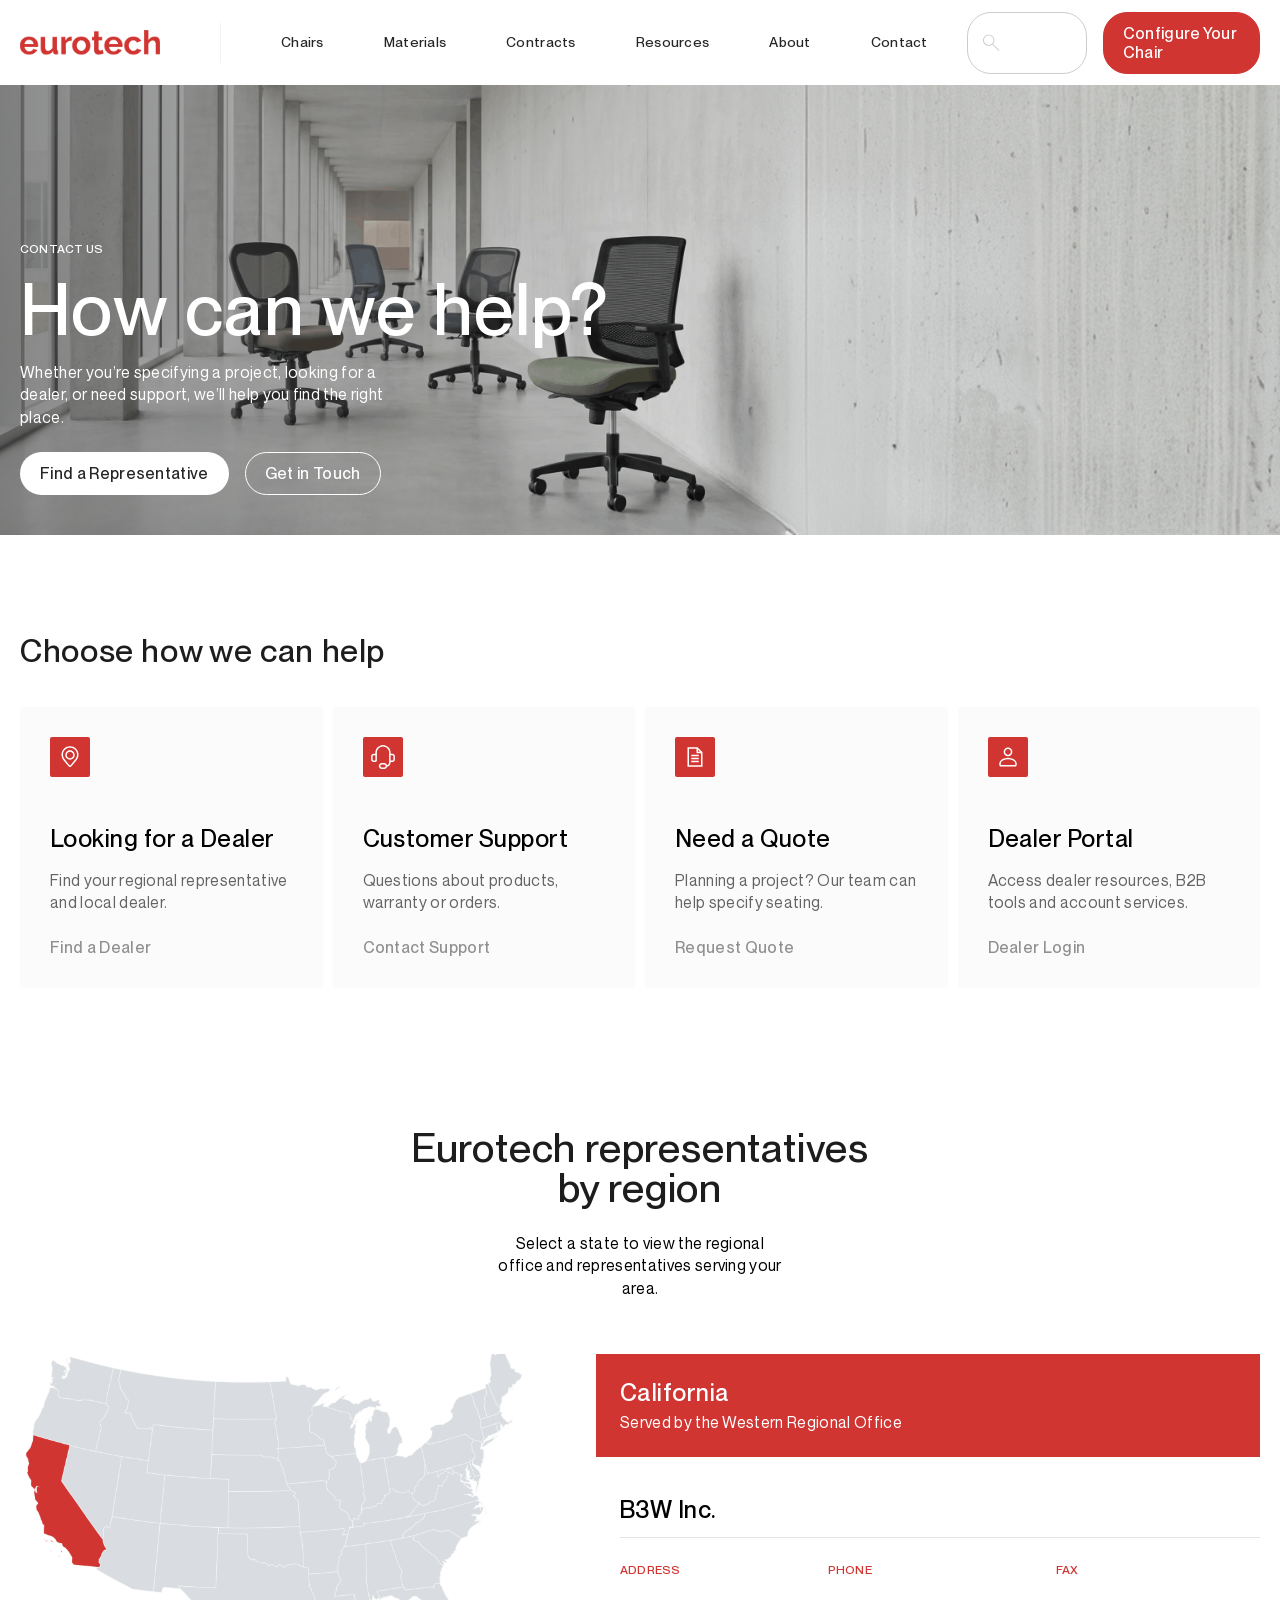
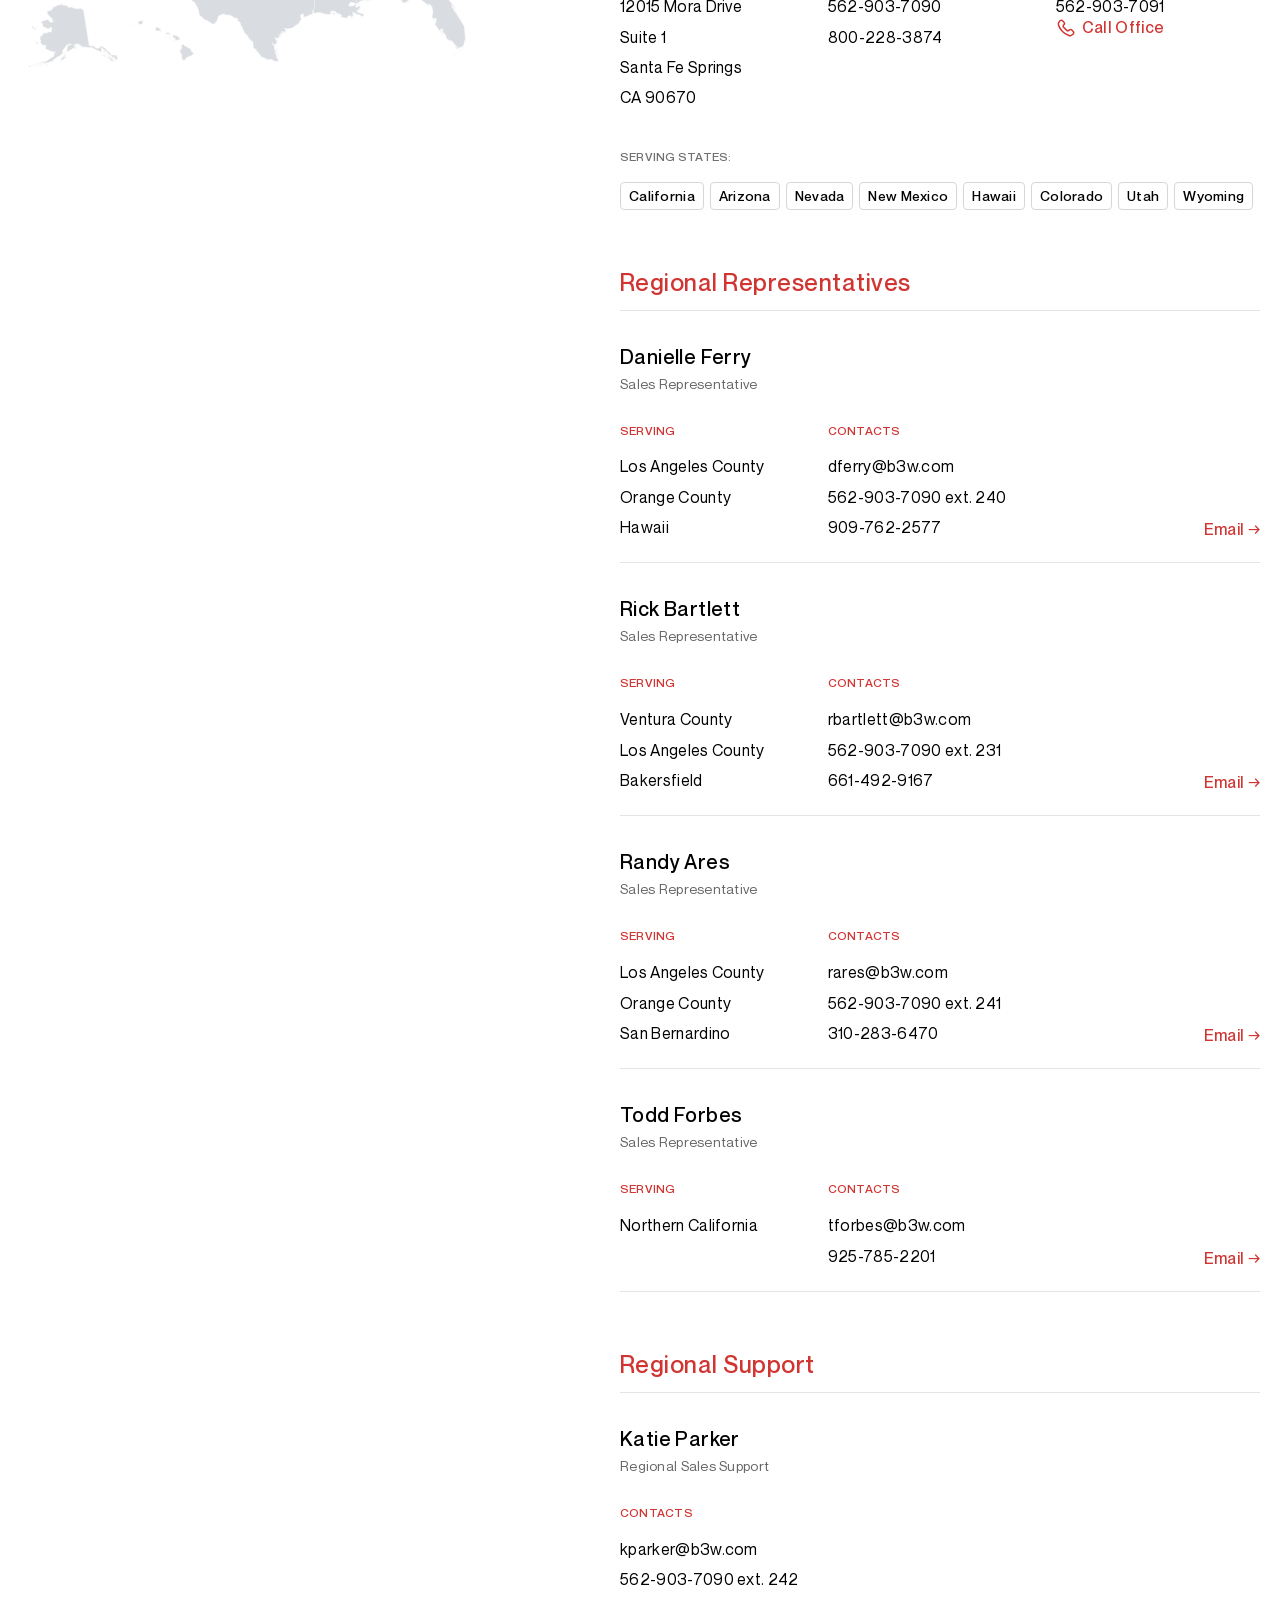
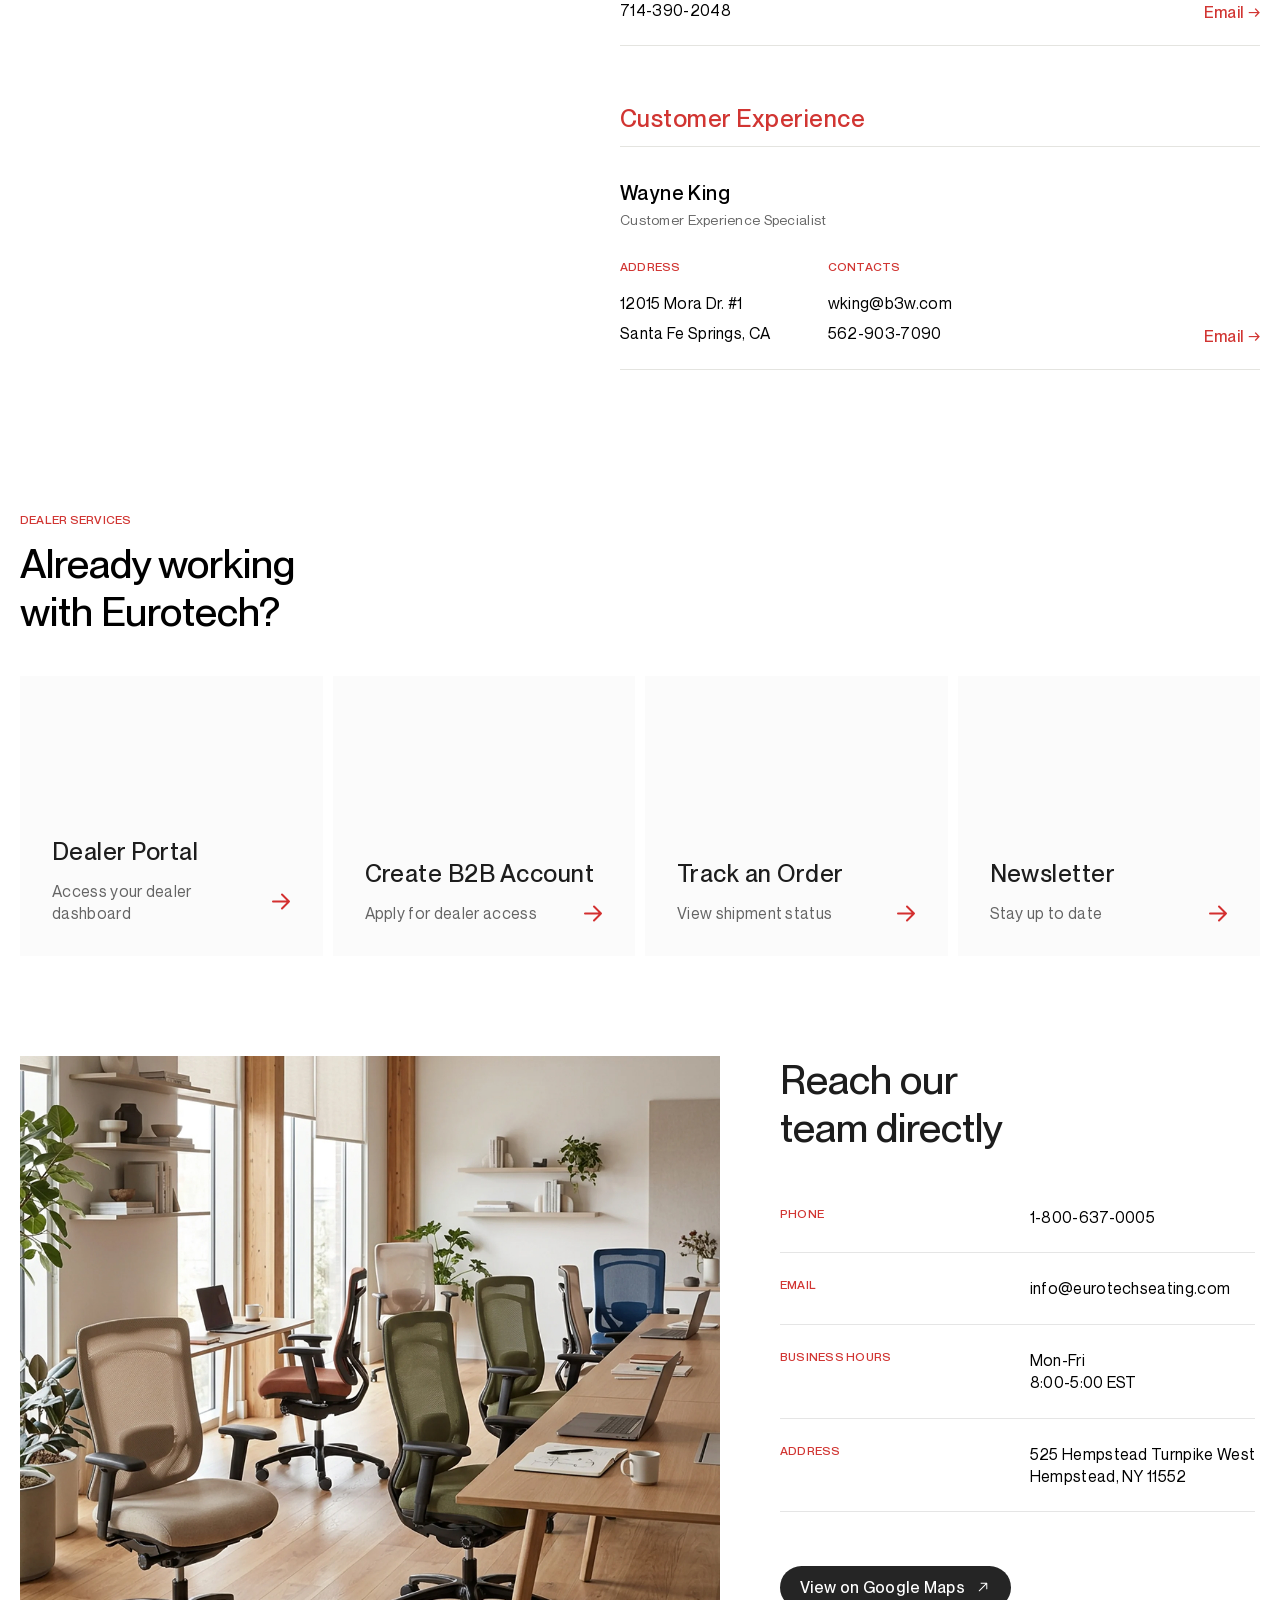
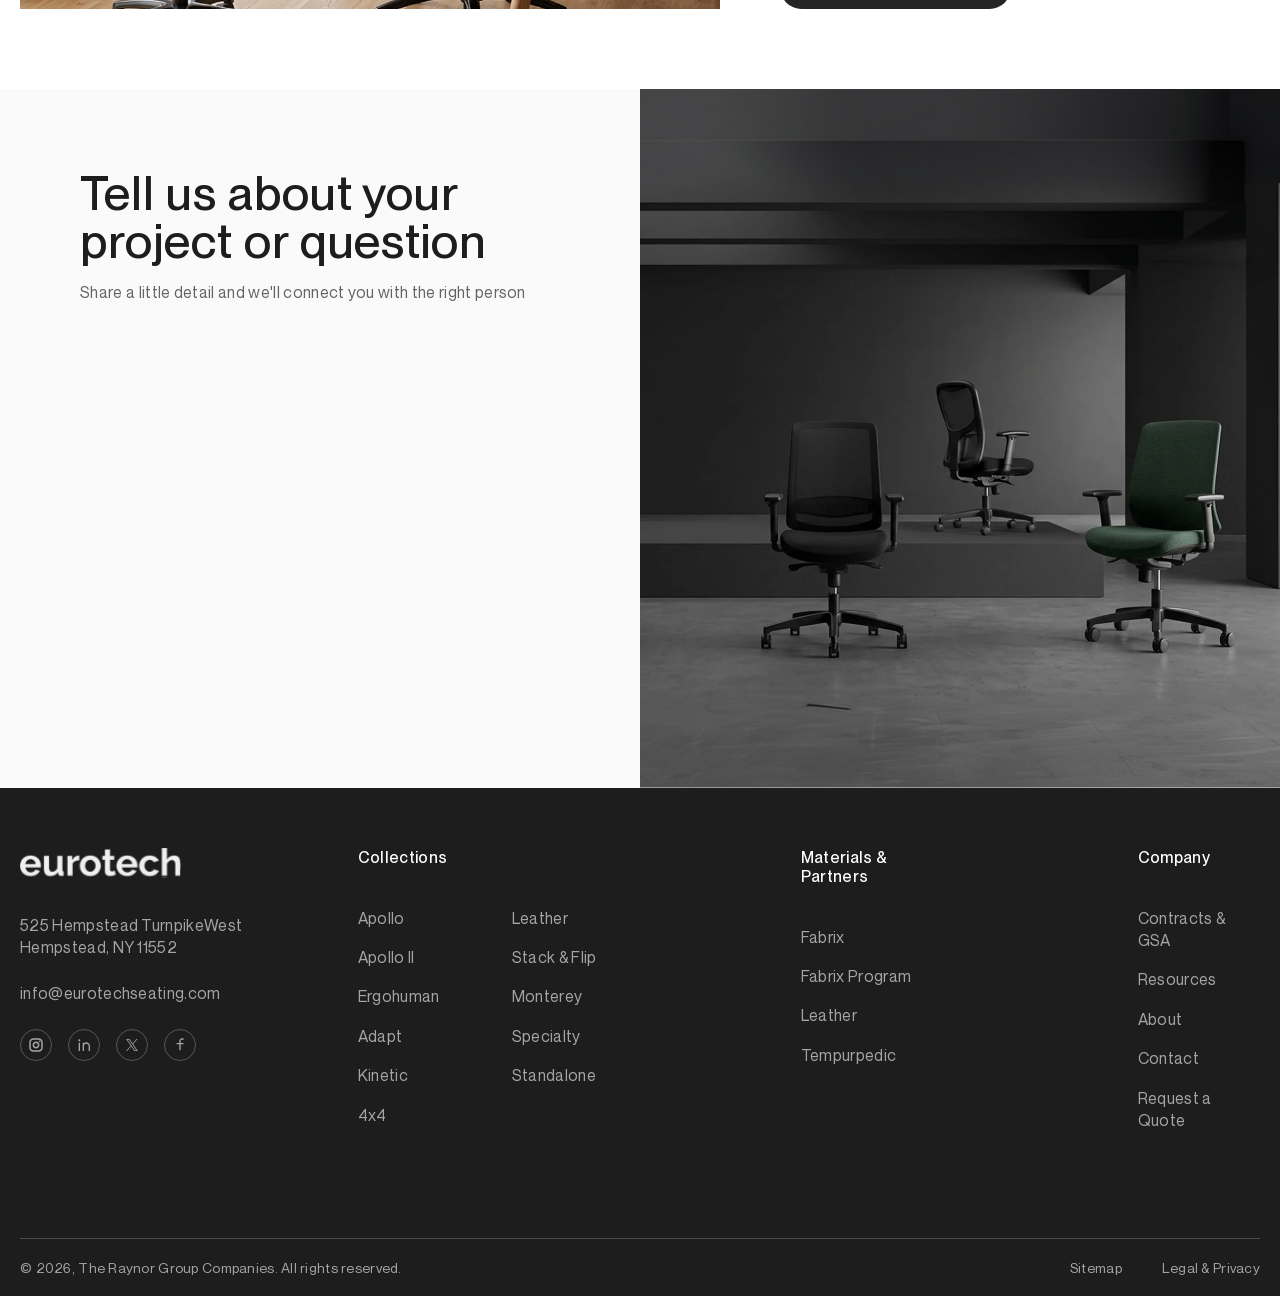
<file: contact.html>
<!DOCTYPE html>
<html lang="en">

<head>
    <meta charset="UTF-8">
    <meta name="viewport" content="width=device-width, initial-scale=1.0">
    <title>HOME | Splash Eurotech Seating</title>
    <link rel="stylesheet" href="assets/css/fonts.css">
    <link rel="stylesheet" href="assets/css/swiper-bundle.min.css">
    <link rel="stylesheet" href="assets/css/main.css">
    <link rel="stylesheet" href="assets/css/style.css">
</head>

<body>
    <header class="header-site">
        <div class="container">
            <div class="header-inner">
                <div class="header-left">
                    <div class="header-logo">
                        <a href="index.html">
                            <img src="assets/images/logo.svg" alt="">
                        </a>
                    </div>
                    <div class="header-line-space"></div>
                    <div class="header-menu">
                        <nav>
                            <ul>
                                <li class="has-mega-menu">
                                    <a href="#">Chairs</a>

                                    <div class="mega-menu ">
                                        <div class="container">
                                            <div class="mega-menu-wrap">
                                                <div class="mega-menu-inner">
                                                    <div class="mega-menu-links">
                                                        <div class="mega-menu-column">
                                                            <a href="#" class="mega-menu-heading">
                                                                Browse by Collection
                                                                <span>
                                                                    <svg width="5" height="9" viewBox="0 0 5 9"
                                                                        fill="none" xmlns="http://www.w3.org/2000/svg">
                                                                        <path
                                                                            d="M-0.000107288 0.706667L0.707226 9.53674e-07L4.55989 3.85133C4.622 3.91305 4.67128 3.98643 4.70491 4.06726C4.73855 4.1481 4.75586 4.23478 4.75586 4.32233C4.75586 4.40988 4.73855 4.49657 4.70491 4.5774C4.67128 4.65824 4.622 4.73162 4.55989 4.79333L0.707226 8.64667L0.00055933 7.94L3.61656 4.32333L-0.000107288 0.706667Z"
                                                                            fill="#D13532" />
                                                                    </svg>
                                                                </span>
                                                            </a>
                                                            <ul>
                                                                <li><a href="#">Apollo</a></li>
                                                                <li><a href="#">Apollo II</a></li>
                                                                <li><a href="#">Ergohuman</a></li>
                                                                <li><a href="#">Adapt</a></li>
                                                                <li><a href="#">Kinetic</a></li>
                                                                <li><a href="#">4x4</a></li>
                                                                <li><a href="#">Leather</a></li>
                                                                <li><a href="#">Stack & Flip</a></li>
                                                                <li><a href="#">Monterey</a></li>
                                                                <li><a href="#">Specialty</a></li>
                                                                <li><a href="#">Standalone</a></li>
                                                            </ul>
                                                        </div>

                                                        <div class="mega-menu-column">
                                                            <a href="#" class="mega-menu-heading">
                                                                Browse by Setting
                                                                <span>
                                                                    <svg width="5" height="9" viewBox="0 0 5 9"
                                                                        fill="none" xmlns="http://www.w3.org/2000/svg">
                                                                        <path
                                                                            d="M-0.000107288 0.706667L0.707226 9.53674e-07L4.55989 3.85133C4.622 3.91305 4.67128 3.98643 4.70491 4.06726C4.73855 4.1481 4.75586 4.23478 4.75586 4.32233C4.75586 4.40988 4.73855 4.49657 4.70491 4.5774C4.67128 4.65824 4.622 4.73162 4.55989 4.79333L0.707226 8.64667L0.00055933 7.94L3.61656 4.32333L-0.000107288 0.706667Z"
                                                                            fill="#D13532" />
                                                                    </svg>
                                                                </span>
                                                            </a>

                                                            <ul>
                                                                <li><a href="#">Office</a></li>
                                                                <li><a href="#">Healthcare</a></li>
                                                                <li><a href="#">Education</a></li>
                                                                <li><a href="#">Conference</a></li>
                                                                <li><a href="#">Executive</a></li>
                                                                <li><a href="#">Guest / Lounge</a></li>
                                                            </ul>
                                                        </div>

                                                        <div class="mega-menu-column">
                                                            <div class="mega-menu-heading">
                                                                Featured
                                                            </div>

                                                            <ul>
                                                                <li><a href="#">Configure a Chair</a></li>
                                                                <li><a href="#">Materials Library</a></li>
                                                            </ul>
                                                        </div>

                                                    </div>
                                                    <div class="mega-menu-banners">

                                                        <a href="#" class="mega-menu-card">
                                                            <div class="mega-menu-image">
                                                                <img src="assets/images/Apollo-Collection-Image.png"
                                                                    alt="Apollo Collection">
                                                            </div>

                                                            <span class="mega-menu-card-title title-black">
                                                                Apollo Collection
                                                            </span>
                                                        </a>

                                                        <a href="#" class="mega-menu-card">
                                                            <div class="mega-menu-image">
                                                                <img src="assets/images/Latest-News-Image.png"
                                                                    alt="Latest News">
                                                            </div>

                                                            <span class="mega-menu-card-title title-white">
                                                                Latest News
                                                            </span>
                                                        </a>

                                                    </div>
                                                </div>
                                            </div>

                                        </div>
                                    </div>
                                </li>
                                <li class="has-mega-menu">
                                    <a href="#">Materials</a>

                                    <div class="mega-menu ">
                                        <div class="container">
                                            <div class="mega-menu-wrap">
                                                <div class="mega-menu-materials">
                                                    <a href="#" class="material-menu-card">
                                                        <div class="material-menu-image">
                                                            <img class="image"
                                                                src="assets/images/Materials-Overview-Image.png"
                                                                alt="Overview">
                                                        </div>

                                                        <div class="material-menu-content">
                                                            <div class="material-menu-title">
                                                                Overview
                                                                <span class="material-menu-arrow">
                                                                    <svg width="5" height="9" viewBox="0 0 5 9"
                                                                        fill="none" xmlns="http://www.w3.org/2000/svg">
                                                                        <path
                                                                            d="M-0.000107288 0.706667L0.707226 9.53674e-07L4.55989 3.85133C4.622 3.91305 4.67128 3.98643 4.70491 4.06726C4.73855 4.1481 4.75586 4.23478 4.75586 4.32233C4.75586 4.40988 4.73855 4.49657 4.70491 4.5774C4.67128 4.65824 4.622 4.73162 4.55989 4.79333L0.707226 8.64667L0.00055933 7.94L3.61656 4.32333L-0.000107288 0.706667Z"
                                                                            fill="#D13532" />
                                                                    </svg>
                                                                </span>
                                                            </div>
                                                            <p class="material-menu-description">
                                                                Explore all options
                                                            </p>
                                                        </div>
                                                    </a>
                                                    <a href="#" class="material-menu-card">
                                                        <div class="material-menu-image">
                                                            <img class="image"
                                                                src="assets/images/Materials-Fabrix-Image.png"
                                                                alt="Fabric Program">
                                                            <img src="assets/images/fabrix-logo.svg" alt=""
                                                                class="card-logo">
                                                        </div>
                                                        <div class="material-menu-content">
                                                            <div class="material-menu-title">
                                                                Fabric Program
                                                                <span class="material-menu-arrow">
                                                                    <svg width="5" height="9" viewBox="0 0 5 9"
                                                                        fill="none" xmlns="http://www.w3.org/2000/svg">
                                                                        <path
                                                                            d="M-0.000107288 0.706667L0.707226 9.53674e-07L4.55989 3.85133C4.622 3.91305 4.67128 3.98643 4.70491 4.06726C4.73855 4.1481 4.75586 4.23478 4.75586 4.32233C4.75586 4.40988 4.73855 4.49657 4.70491 4.5774C4.67128 4.65824 4.622 4.73162 4.55989 4.79333L0.707226 8.64667L0.00055933 7.94L3.61656 4.32333L-0.000107288 0.706667Z"
                                                                            fill="#D13532" />
                                                                    </svg>
                                                                </span>
                                                            </div>
                                                            <p class="material-menu-description">
                                                                Upholstery solutions
                                                            </p>
                                                        </div>
                                                    </a>
                                                    <a href="#" class="material-menu-card">
                                                        <div class="material-menu-image">
                                                            <img class="image"
                                                                src="assets/images/Materials-Libary-Image.png"
                                                                alt="Material Library">
                                                        </div>
                                                        <div class="material-menu-content">
                                                            <div class="material-menu-title">
                                                                Material Library
                                                                <span class="material-menu-arrow">
                                                                    <svg width="5" height="9" viewBox="0 0 5 9"
                                                                        fill="none" xmlns="http://www.w3.org/2000/svg">
                                                                        <path
                                                                            d="M-0.000107288 0.706667L0.707226 9.53674e-07L4.55989 3.85133C4.622 3.91305 4.67128 3.98643 4.70491 4.06726C4.73855 4.1481 4.75586 4.23478 4.75586 4.32233C4.75586 4.40988 4.73855 4.49657 4.70491 4.5774C4.67128 4.65824 4.622 4.73162 4.55989 4.79333L0.707226 8.64667L0.00055933 7.94L3.61656 4.32333L-0.000107288 0.706667Z"
                                                                            fill="#D13532" />
                                                                    </svg>
                                                                </span>
                                                            </div>
                                                            <p class="material-menu-description">
                                                                Browse fabrics &amp; mesh
                                                            </p>
                                                        </div>
                                                    </a>
                                                    <a href="#" class="material-menu-card">
                                                        <div class="material-menu-image">
                                                            <img class="image"
                                                                src="assets/images/Materials-Tempur-Image.png"
                                                                alt="TEMPUR">
                                                            <img src="assets/images/tempur-logo.svg" alt=""
                                                                class="card-logo">
                                                        </div>
                                                        <div class="material-menu-content">
                                                            <div class="material-menu-title">
                                                                TEMPUR®
                                                                <span class="material-menu-arrow">
                                                                    <svg width="5" height="9" viewBox="0 0 5 9"
                                                                        fill="none" xmlns="http://www.w3.org/2000/svg">
                                                                        <path
                                                                            d="M-0.000107288 0.706667L0.707226 9.53674e-07L4.55989 3.85133C4.622 3.91305 4.67128 3.98643 4.70491 4.06726C4.73855 4.1481 4.75586 4.23478 4.75586 4.32233C4.75586 4.40988 4.73855 4.49657 4.70491 4.5774C4.67128 4.65824 4.622 4.73162 4.55989 4.79333L0.707226 8.64667L0.00055933 7.94L3.61656 4.32333L-0.000107288 0.706667Z"
                                                                            fill="#D13532" />
                                                                    </svg>
                                                                </span>
                                                            </div>
                                                            <p class="material-menu-description">
                                                                Pressure-relieving seat technology
                                                            </p>
                                                        </div>
                                                    </a>
                                                </div>
                                            </div>
                                        </div>
                                    </div>
                                </li>
                                <li><a href="#">Contracts</a></li>
                                <li><a href="#">Resources</a></li>
                                <li><a href="#">About</a></li>
                                <li><a href="#">Contact</a></li>
                            </ul>
                        </nav>
                    </div>
                </div>
                <div class="header-right">
                    <div class="header-search">
                        <div class="search-icon">
                            <svg width="17" height="17" viewBox="0 0 17 17" fill="none"
                                xmlns="http://www.w3.org/2000/svg">
                                <path
                                    d="M15.677 16.385L9.415 10.123C8.915 10.549 8.34 10.8787 7.69 11.112C7.04 11.3453 6.38667 11.462 5.73 11.462C4.13133 11.462 2.77667 10.9067 1.666 9.796C0.555333 8.68467 0 7.32967 0 5.731C0 4.13233 0.555333 2.77767 1.666 1.667C2.77667 0.556334 4.13133 0.000667266 5.73 5.99161e-07C7.32867 -0.000666067 8.68367 0.555 9.795 1.667C10.9063 2.779 11.4617 4.13367 11.461 5.731C11.461 6.42567 11.338 7.098 11.092 7.748C10.846 8.398 10.5227 8.954 10.122 9.416L16.384 15.677L15.677 16.385ZM5.731 10.461C7.05767 10.461 8.17767 10.0043 9.091 9.091C10.0043 8.17767 10.461 7.05733 10.461 5.73C10.461 4.40267 10.0043 3.28267 9.091 2.37C8.17767 1.45733 7.05767 1.00067 5.731 1C4.40433 0.999334 3.284 1.456 2.37 2.37C1.456 3.284 0.999333 4.404 1 5.73C1.00067 7.056 1.45733 8.176 2.37 9.09C3.28267 10.004 4.40267 10.4607 5.73 10.46"
                                    fill="currentColor" />
                            </svg>
                        </div>
                        <input type="text" name="search" id="search">
                    </div>
                    <a href="#" class="btn btn-primary">Configure Your Chair</a>
                </div>
            </div>
        </div>
    </header>

    <main>
        <!-- Module Hero -->
        <section class="hero-sec hero-sec-small"
            style="background: url(assets/images/contact/hero-contact.png) no-repeat center / cover;">
            <div class="container">
                <div class="hero-main">
                    <span class="section-label">Contact Us</span></span>
                    <h1 class="hero-heading">How can we help?</h1>
                    <div class="hero-desc">
                        <p>Whether you’re specifying a project, looking for a dealer, or need support, we’ll help you
                            find the right place.</p>
                    </div>
                    <div class="hero-buttons">
                        <a href="#" class="btn btn-white">Find a Representative</a>
                        <a href="#" class="btn btn-white-secondary">Get in Touch</a>
                    </div>
                </div>
            </div>
        </section>
        <section class="help-options">
            <div class="container">
                <h2 class="help-options__heading">Choose how we can help</h2>

                <div class="help-options__list">
                    <a href="#" class="help-options__item">
                        <span class="help-options__icon">
                            <img src="./assets/images/basil_location-outline.svg" alt="">
                        </span>
                        <div>
                            <h3 class="help-options__title">Looking for a Dealer</h3>
                            <span class="help-options__desc">Find your regional representative and local dealer.</span>
                            <span class="help-options__link">Find a Dealer <img
                                    src="./assets/images/mdi-light_arrow-up.svg" alt=""></span>
                        </div>
                    </a>

                    <a href="#" class="help-options__item">
                        <span class="help-options__icon">
                            <img src="./assets/images/streamline_customer-support-1.svg" alt="">
                        </span>
                        <div>
                            <h3 class="help-options__title">Customer Support</h3>
                            <span class="help-options__desc">Questions about products, warranty or orders.</span>
                            <span class="help-options__link">Contact Support <img
                                    src="./assets/images/mdi-light_arrow-up.svg" alt=""></span>
                        </div>
                    </a>

                    <a href="#" class="help-options__item">
                        <span class="help-options__icon">
                            <img src="./assets/images/icons8_document.svg" alt="">
                        </span>
                        <div>
                            <h3 class="help-options__title">Need a Quote</h3>
                            <span class="help-options__desc">Planning a project? Our team can help specify
                                seating.</span>
                            <span class="help-options__link">Request Quote <img
                                    src="./assets/images/mdi-light_arrow-up.svg" alt=""></span>
                        </div>

                    </a>

                    <a href="#" class="help-options__item">
                        <span class="help-options__icon">
                            <img src="./assets/images/proicons_person.svg" alt="">
                        </span>
                        <div>
                            <h3 class="help-options__title">Dealer Portal</h3>
                            <span class="help-options__desc">Access dealer resources, B2B tools and account
                                services.</span>
                            <span class="help-options__link">Dealer Login <img
                                    src="./assets/images/mdi-light_arrow-up.svg" alt=""></span>
                        </div>

                    </a>
                </div>
            </div>
        </section>
        <section class="quick-nav">
            <div class="container">
                <div class="quick-nav__row">
                    <span class="quick-nav__label">Quick Navigation</span>
                    <div class="quick-nav__list">
                        <a href="#" class="quick-nav__item quick-nav__item--active">Looking for a Dealer</a>
                        <a href="#" class="quick-nav__item">Customer Support</a>
                        <a href="#" class="quick-nav__item">Need a Quote</a>
                        <a href="#" class="quick-nav__item">Dealer Portal</a>
                    </div>
                </div>
            </div>
        </section>
        <section class="dealer-finder">
            <div class="container">
                <div class="dealer-finder__heading">
                    <h2 class="dealer-finder__title">Eurotech representatives by region</h2>
                    <p class="dealer-finder__subtitle">Select a state to view the regional office and representatives
                        serving your area.
                    </p>
                </div>
                <div class="dealer-finder__row">

                    <div class="dealer-finder__map">
                        <img src="./assets/images/contact/finder__map.png" alt="US Map">
                    </div>

                    <div class="dealer-finder__info">

                        <div class="dealer-finder__state">
                            <h3 class="dealer-finder__state-name">California</h3>
                            <p class="dealer-finder__state-desc">Served by the Western Regional Office</p>
                        </div>

                        <div class="dealer-finder__dealer">
                            <h4 class="dealer-finder__dealer-name">B3W Inc.</h4>

                            <div class="dealer-finder__dealer-grid">
                                <div class="">
                                    <div>
                                        <span class="dealer-finder__label">Address</span>
                                        <div class="dealer-finder__text">
                                            <p>12015 Mora Drive</p>
                                            <p>Suite 1</p>
                                            <p>Santa Fe Springs</p>
                                            <p>CA 90670</p>
                                        </div>
                                    </div>

                                </div>
                                <div class="">
                                    <div>
                                        <span class="dealer-finder__label">Phone</span>
                                        <div class="dealer-finder__text">
                                            <p>562-903-7090</p>
                                            <p>800-228-3874</p>
                                        </div>
                                    </div>

                                </div>
                                <div class="">
                                    <div>
                                        <span class="dealer-finder__label">Fax</span>
                                        <div class="dealer-finder__text">562-903-7091</div>
                                    </div>
                                    <a href="#" class="dealer-finder__call"><img src="./assets/images/proicons_call.svg"
                                            alt=""> Call Office</a>
                                </div>
                            </div>

                            <div class="dealer-finder__states">
                                <span class="dealer-finder__label">Serving States:</span>
                                <div class="dealer-finder__states-list">
                                    <span class="dealer-finder__state-tag">California</span>
                                    <span class="dealer-finder__state-tag">Arizona</span>
                                    <span class="dealer-finder__state-tag">Nevada</span>
                                    <span class="dealer-finder__state-tag">New Mexico</span>
                                    <span class="dealer-finder__state-tag">Hawaii</span>
                                    <span class="dealer-finder__state-tag">Colorado</span>
                                    <span class="dealer-finder__state-tag">Utah</span>
                                    <span class="dealer-finder__state-tag">Wyoming</span>
                                </div>
                            </div>
                        </div>

                        <div class="dealer-finder__reps">
                            <h3 class="dealer-finder__reps-heading">Regional Representatives</h3>

                            <div class="dealer-finder__rep">
                                <h4 class="dealer-finder__rep-name">Danielle Ferry</h4>
                                <p class="dealer-finder__rep-role">Sales Representative</p>

                                <div class="dealer-finder__dealer-grid">
                                    <div class=" dealer-finder__rep-col">
                                        <div>
                                            <span class="dealer-finder__label">Serving</span>
                                            <div class="dealer-finder__text">
                                                <p>Los Angeles County</p>
                                                <p>Orange County</p>
                                                <p>Hawaii</p>
                                            </div>
                                        </div>
                                    </div>
                                    <div class=" dealer-finder__rep-col">
                                        <div>
                                            <span class="dealer-finder__label">Contacts</span>
                                            <div class="dealer-finder__text">
                                                <p>dferry@b3w.com</p>
                                                <p>562-903-7090 ext. 240</p>
                                                <p>909-762-2577</p>
                                            </div>
                                        </div>
                                    </div>
                                    <div class=" dealer-finder__rep-col dealer-finder__rep-col-end">
                                        <a href="#" class="dealer-finder__email">Email →</a>
                                    </div>
                                </div>

                            </div>

                            <div class="dealer-finder__rep">
                                <h4 class="dealer-finder__rep-name">Rick Bartlett</h4>
                                <p class="dealer-finder__rep-role">Sales Representative</p>
                                <div class="dealer-finder__dealer-grid">
                                    <div class=" dealer-finder__rep-col">
                                        <div>
                                            <span class="dealer-finder__label">Serving</span>
                                            <div class="dealer-finder__text">
                                                <p>Ventura County</p>
                                                <p>Los Angeles County</p>
                                                <p>Bakersfield</p>
                                            </div>
                                        </div>
                                    </div>
                                    <div class=" dealer-finder__rep-col">
                                        <div>
                                            <span class="dealer-finder__label">Contacts</span>
                                            <div class="dealer-finder__text">
                                                <p>rbartlett@b3w.com</p>
                                                <p>562-903-7090 ext. 231</p>
                                                <p>661-492-9167</p>
                                            </div>
                                        </div>
                                    </div>
                                    <div class=" dealer-finder__rep-col dealer-finder__rep-col-end">
                                        <a href="#" class="dealer-finder__email">Email →</a>
                                    </div>
                                </div>

                            </div>

                            <div class="dealer-finder__rep">
                                <h4 class="dealer-finder__rep-name">Randy Ares</h4>
                                <p class="dealer-finder__rep-role">Sales Representative</p>
                                <div class="dealer-finder__dealer-grid">
                                    <div class=" dealer-finder__rep-col">
                                        <div>
                                            <span class="dealer-finder__label">Serving</span>
                                            <div class="dealer-finder__text">
                                                <p>Los Angeles County</p>
                                                <p>Orange County</p>
                                                <p>San Bernardino</p>
                                            </div>
                                        </div>
                                    </div>
                                    <div class=" dealer-finder__rep-col">
                                        <div>
                                            <span class="dealer-finder__label">Contacts</span>
                                            <div class="dealer-finder__text">
                                                <p>rares@b3w.com</p>
                                                <p>562-903-7090 ext. 241</p>
                                                <p>310-283-6470</p>
                                            </div>
                                        </div>
                                    </div>
                                    <div class=" dealer-finder__rep-col dealer-finder__rep-col-end">
                                        <a href="#" class="dealer-finder__email">Email →</a>
                                    </div>
                                </div>

                            </div>
                            <div class="dealer-finder__rep">
                                <h4 class="dealer-finder__rep-name">Todd Forbes</h4>
                                <p class="dealer-finder__rep-role">Sales Representative</p>
                                <div class="dealer-finder__dealer-grid">
                                    <div class=" dealer-finder__rep-col">
                                        <div>
                                            <span class="dealer-finder__label">Serving</span>
                                            <div class="dealer-finder__text">
                                                <p>Northern California</p>
                                            </div>
                                        </div>
                                    </div>
                                    <div class=" dealer-finder__rep-col">
                                        <div>
                                            <span class="dealer-finder__label">Contacts</span>
                                            <div class="dealer-finder__text">
                                                <p>tforbes@b3w.com</p>
                                                <p>925-785-2201</p>
                                            </div>
                                        </div>
                                    </div>
                                    <div class=" dealer-finder__rep-col dealer-finder__rep-col-end">
                                        <a href="#" class="dealer-finder__email">Email →</a>
                                    </div>
                                </div>

                            </div>

                        </div>
                        <div class="dealer-finder__reps">
                            <h3 class="dealer-finder__reps-heading">Regional Support</h3>
                            <div class="dealer-finder__rep">
                                <h4 class="dealer-finder__rep-name">Katie Parker</h4>
                                <p class="dealer-finder__rep-role">Regional Sales Support</p>

                                <div class="dealer-finder__dealer-grid">

                                    <div class=" dealer-finder__rep-col">
                                        <div>
                                            <span class="dealer-finder__label">Contacts</span>
                                            <div class="dealer-finder__text">
                                                <p>kparker@b3w.com</p>
                                                <p>562-903-7090 ext. 242</p>
                                                <p>714-390-2048</p>
                                            </div>
                                        </div>
                                    </div>
                                    <div class=" dealer-finder__rep-col dealer-finder__rep-col-end">
                                        <a href="#" class="dealer-finder__email">Email →</a>
                                    </div>
                                </div>

                            </div>
                        </div>
                        <div class="dealer-finder__reps">
                            <h3 class="dealer-finder__reps-heading">Customer Experience</h3>
                            <div class="dealer-finder__rep">
                                <h4 class="dealer-finder__rep-name">Wayne King</h4>
                                <p class="dealer-finder__rep-role">Customer Experience Specialist</p>

                                <div class="dealer-finder__dealer-grid">
                                    <div class=" dealer-finder__rep-col">
                                        <div>
                                            <span class="dealer-finder__label">Address</span>
                                            <div class="dealer-finder__text">
                                                <p>12015 Mora Dr. #1</p>
                                                <p>Santa Fe Springs, CA</p>
                                            </div>
                                        </div>
                                    </div>
                                    <div class=" dealer-finder__rep-col">
                                        <div>
                                            <span class="dealer-finder__label">Contacts</span>
                                            <div class="dealer-finder__text">
                                                <p>wking@b3w.com</p>
                                                <p>562-903-7090</p>
                                            </div>
                                        </div>
                                    </div>
                                    <div class=" dealer-finder__rep-col dealer-finder__rep-col-end">
                                        <a href="#" class="dealer-finder__email">Email →</a>
                                    </div>
                                </div>

                            </div>
                        </div>
                    </div>

                </div>
            </div>
        </section>
        <section class="dealer-services">
            <div class="container">
                <span class="section-label">Dealer Services</span>
                <h2 class="section-heading dealer-services__heading">Already working with Eurotech?</h2>

                <div class="dealer-services__list">
                    <a href="#" class="dealer-services__item">
                        <h3 class="dealer-services__title">Dealer Portal</h3>
                        <div class="dealer-services__desc-wrapper">
                            <p class="dealer-services__desc">Access your dealer dashboard</p>
                            <span class="dealer-services__arrow"><svg width="19" height="19" viewBox="0 0 19 19"
                                    fill="none" xmlns="http://www.w3.org/2000/svg">
                                    <path d="M1 9.5H17M17 9.5L10 2.5M17 9.5L10 16.5" stroke="#D32F2F" stroke-width="2"
                                        stroke-linecap="round" stroke-linejoin="round" />
                                </svg></span>
                        </div>
                    </a>

                    <a href="#" class="dealer-services__item">
                        <h3 class="dealer-services__title">Create B2B Account</h3>
                        <div class="dealer-services__desc-wrapper">
                            <p class="dealer-services__desc">Apply for dealer access</p>
                            <span class="dealer-services__arrow"><svg width="19" height="19" viewBox="0 0 19 19"
                                    fill="none" xmlns="http://www.w3.org/2000/svg">
                                    <path d="M1 9.5H17M17 9.5L10 2.5M17 9.5L10 16.5" stroke="#D32F2F" stroke-width="2"
                                        stroke-linecap="round" stroke-linejoin="round" />
                                </svg></span>
                        </div>

                    </a>

                    <a href="#" class="dealer-services__item">
                        <h3 class="dealer-services__title">Track an Order</h3>
                        <div class="dealer-services__desc-wrapper">

                            <p class="dealer-services__desc">View shipment status</p>
                            <span class="dealer-services__arrow"><svg width="19" height="19" viewBox="0 0 19 19"
                                    fill="none" xmlns="http://www.w3.org/2000/svg">
                                    <path d="M1 9.5H17M17 9.5L10 2.5M17 9.5L10 16.5" stroke="#D32F2F" stroke-width="2"
                                        stroke-linecap="round" stroke-linejoin="round" />
                                </svg></span>
                        </div>
                    </a>

                    <a href="#" class="dealer-services__item">
                        <h3 class="dealer-services__title">Newsletter</h3>
                        <div class="dealer-services__desc-wrapper">

                            <p class="dealer-services__desc">Stay up to date</p>
                            <span class="dealer-services__arrow"><svg width="19" height="19" viewBox="0 0 19 19"
                                    fill="none" xmlns="http://www.w3.org/2000/svg">
                                    <path d="M1 9.5H17M17 9.5L10 2.5M17 9.5L10 16.5" stroke="#D32F2F" stroke-width="2"
                                        stroke-linecap="round" stroke-linejoin="round" />
                                </svg></span>
                        </div>
                    </a>
                </div>
            </div>
        </section>
        <section class="reach-team">
            <div class="container">
                <div class="reach-team__row">

                    <div class="reach-team__image">
                        <img src="./assets/images/contact/team__image.jpg" alt="Reach our team directly">
                    </div>

                    <div class="reach-team__info">
                        <h2 class="reach-team__heading section-heading">Reach our team directly</h2>

                        <div class="reach-team__list">
                            <div class="reach-team__row-item">
                                <span class="dealer-finder__label">Phone</span>
                                <p class="dealer-finder__text">1-800-637-0005</p>
                            </div>
                            <div class="reach-team__row-item">
                                <span class="dealer-finder__label">Email</span>
                                <p class="dealer-finder__text">info@eurotechseating.com</p>
                            </div>
                            <div class="reach-team__row-item">
                                <span class="dealer-finder__label">Business Hours</span>
                                <p class="dealer-finder__text">Mon-Fri<br>8:00-5:00 EST</p>
                            </div>
                            <div class="reach-team__row-item">
                                <span class="dealer-finder__label">Address</span>
                                <p class="dealer-finder__text">525 Hempstead Turnpike West<br>Hempstead, NY 11552</p>
                            </div>
                        </div>

                        <a href="#" class="btn btn-black reach-team__btn">View on Google Maps <img
                                src="./assets/images/solar_arrow-up-outline.svg" alt=""></a>
                    </div>

                </div>
            </div>
        </section>
        <section class="contact-form">
            <div class="contact-form__row">

                <div class="contact-form__content-wrapper">
                    <div class="contact-form__content">
                        <div class="contact-form__top">
                            <h2 class="contact-form__heading">Tell us about your project or question</h2>
                            <p class="contact-form__subtitle">Share a little detail and we'll connect you with the right
                                person</p>
                        </div>

                        <div class="contact-form__wrapper">

                        </div>
                    </div>

                </div>

                <div class="contact-form__image">
                    <img src="./assets/images/contact/form__image.jpg" alt="Tell us about your project or question">
                </div>

            </div>
        </section>
    </main>
    <footer class="footer-site">
        <div class="container">
            <div class="footer-top">
                <div class="footer-left">
                    <div class="footer-logo">
                        <a href="index.html">
                            <img src="assets/images/logo-white.svg" alt="">
                        </a>
                    </div>
                    <p class="footer-address">525 Hempstead TurnpikeWest Hempstead, NY 11552</p>
                    <a class="footer-email" href="mailto:info@eurotechseating.com">info@eurotechseating.com</a>
                    <div class="footer-socials">
                        <a href="#">
                            <img src="assets/images/iconoir_instagram.svg" alt="">
                        </a>
                        <a href="#">
                            <img src="assets/images/ri_linkedin-line.svg" alt="">
                        </a>
                        <a href="#">
                            <img src="assets/images/bxl_twitter-x.svg" alt="">
                        </a>
                        <a href="#">
                            <img src="assets/images/ri_facebook-line.svg" alt="">
                        </a>
                    </div>
                </div>
                <div class="footer-right">
                    <div class="footer-menus">
                        <div class="footer-links">
                            <div class="footer-link-title">Collections</div>
                            <ul>
                                <li>
                                    <a href="#">Apollo</a>
                                </li>
                                <li>
                                    <a href="#">Apollo II</a>
                                </li>
                                <li>
                                    <a href="#">Ergohuman</a>
                                </li>
                                <li>
                                    <a href="#">Adapt</a>
                                </li>
                                <li>
                                    <a href="#">Kinetic</a>
                                </li>
                                <li>
                                    <a href="#">4x4</a>
                                </li>
                                <li>
                                    <a href="#">Leather</a>
                                </li>
                                <li>
                                    <a href="#">Stack & Flip</a>
                                </li>
                                <li>
                                    <a href="#">Monterey</a>
                                </li>
                                <li>
                                    <a href="#">Specialty</a>
                                </li>
                                <li>
                                    <a href="#">Standalone</a>
                                </li>
                            </ul>
                        </div>
                        <div class="footer-links">
                            <div class="footer-link-title">Materials & Partners</div>
                            <ul>
                                <li>
                                    <a href="#">Fabrix</a>
                                </li>
                                <li>
                                    <a href="#">Fabrix Program</a>
                                </li>
                                <li>
                                    <a href="#">Leather</a>
                                </li>
                                <li>
                                    <a href="#">Tempurpedic</a>
                                </li>
                            </ul>
                        </div>
                        <div class="footer-links">
                            <div class="footer-link-title">Company</div>
                            <ul>
                                <li>
                                    <a href="#">Contracts & GSA</a>
                                </li>
                                <li>
                                    <a href="#">Resources</a>
                                </li>
                                <li>
                                    <a href="#">About</a>
                                </li>
                                <li>
                                    <a href="#">Contact</a>
                                </li>
                                <li>
                                    <a href="#">Request a Quote</a>
                                </li>
                            </ul>
                        </div>
                    </div>
                </div>
            </div>
            <div class="footer-bottom">
                <div class="footer-copyright">© 2026, The Raynor Group Companies. All rights reserved.</div>
                <div class="footer-bottom-links">
                    <a href="#">Sitemap</a>
                    <a href="#">Legal & Privacy</a>
                </div>
            </div>
        </div>
    </footer>
    <script src="assets/js/jquery-3.7.1.min.js"></script>
    <script src="assets/js/swiper-bundle.min.js"></script>
    <script src="assets/js/main.js"></script>
    <script src="assets/js/custom.js"></script>
</body>

</html>
</file>
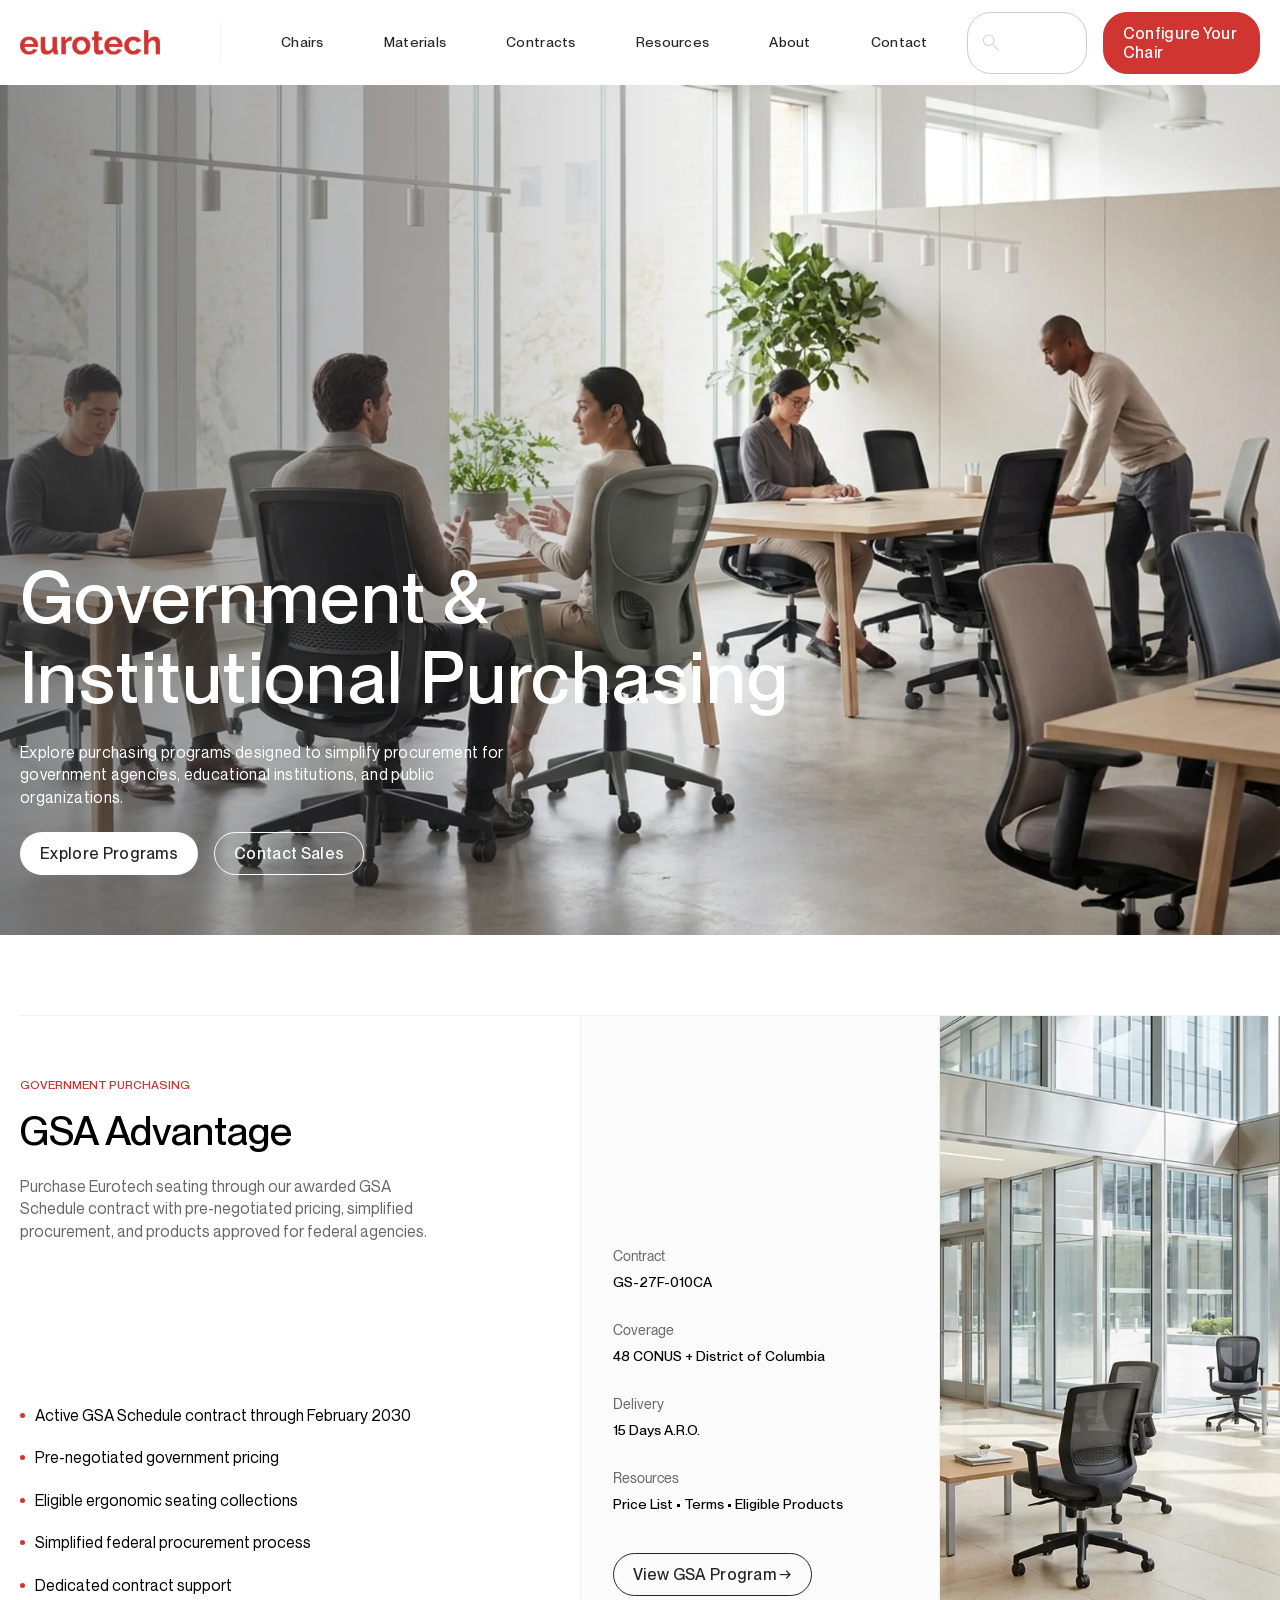
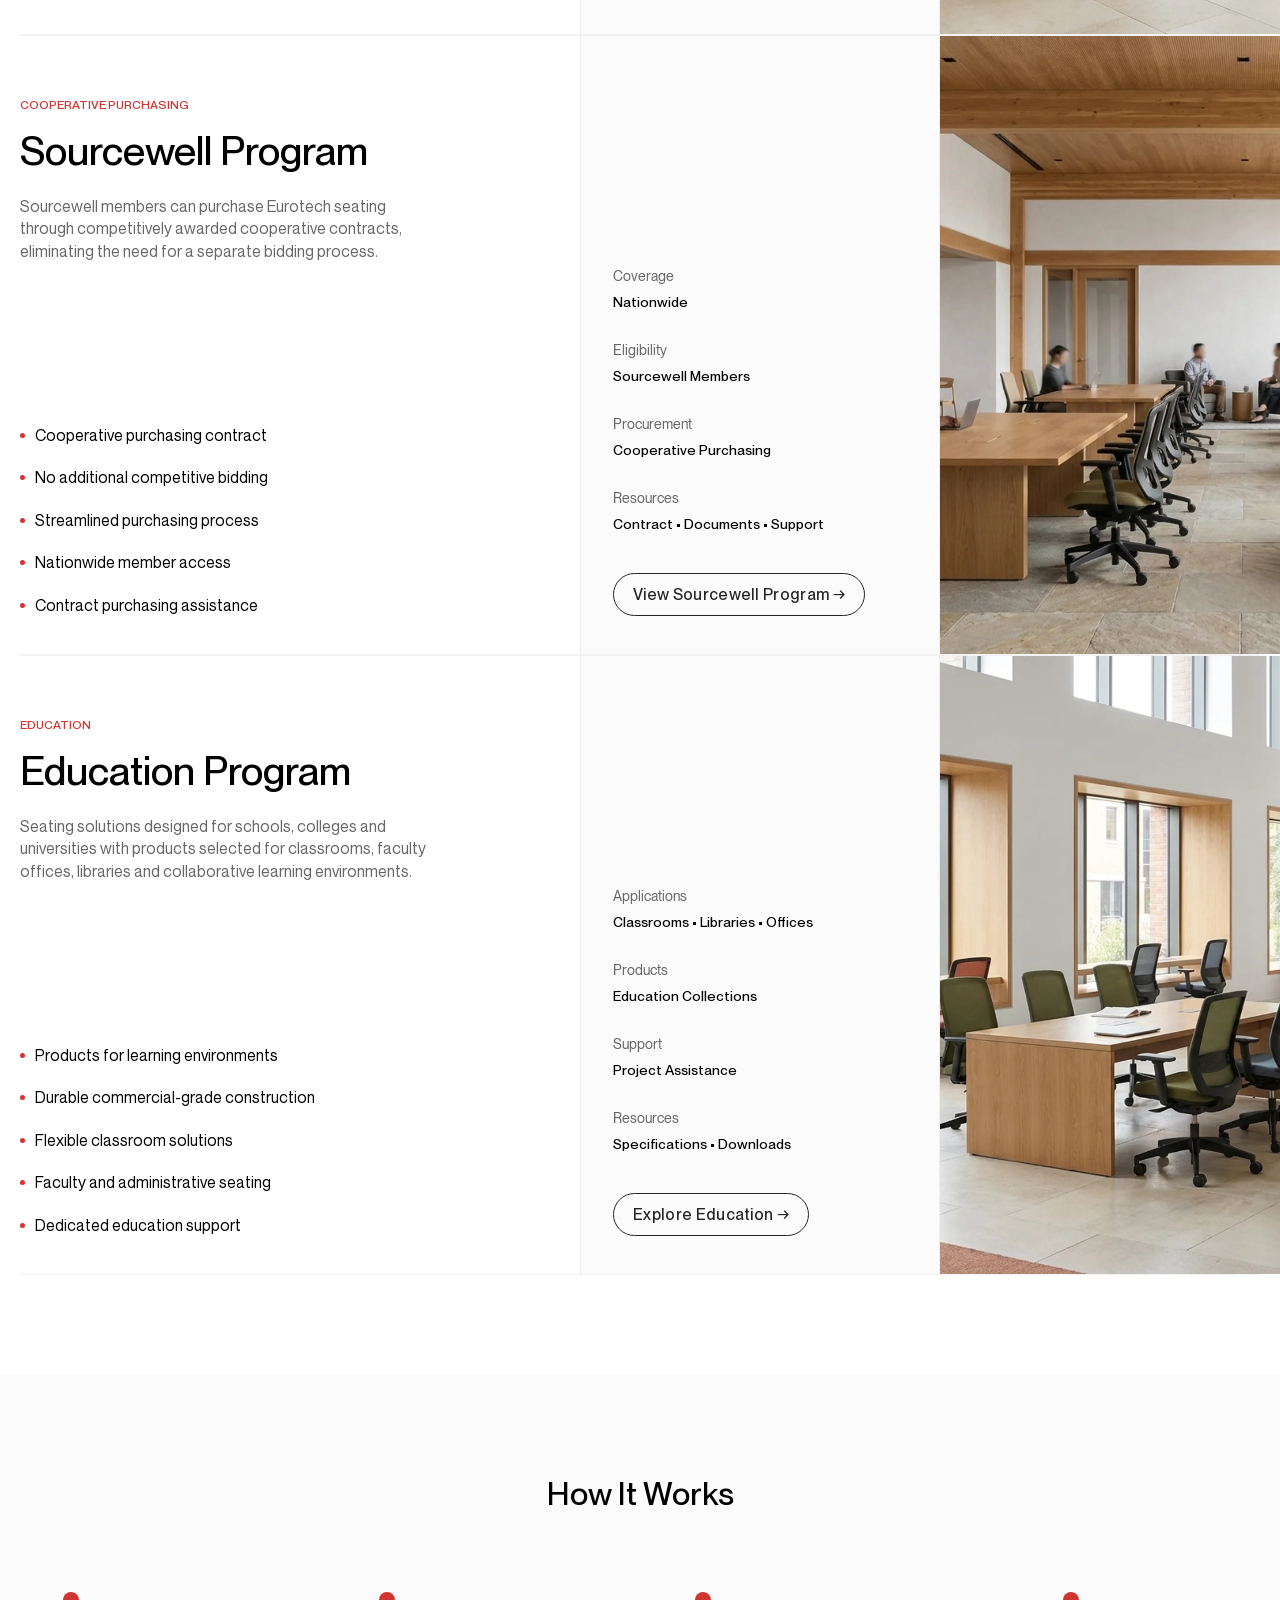
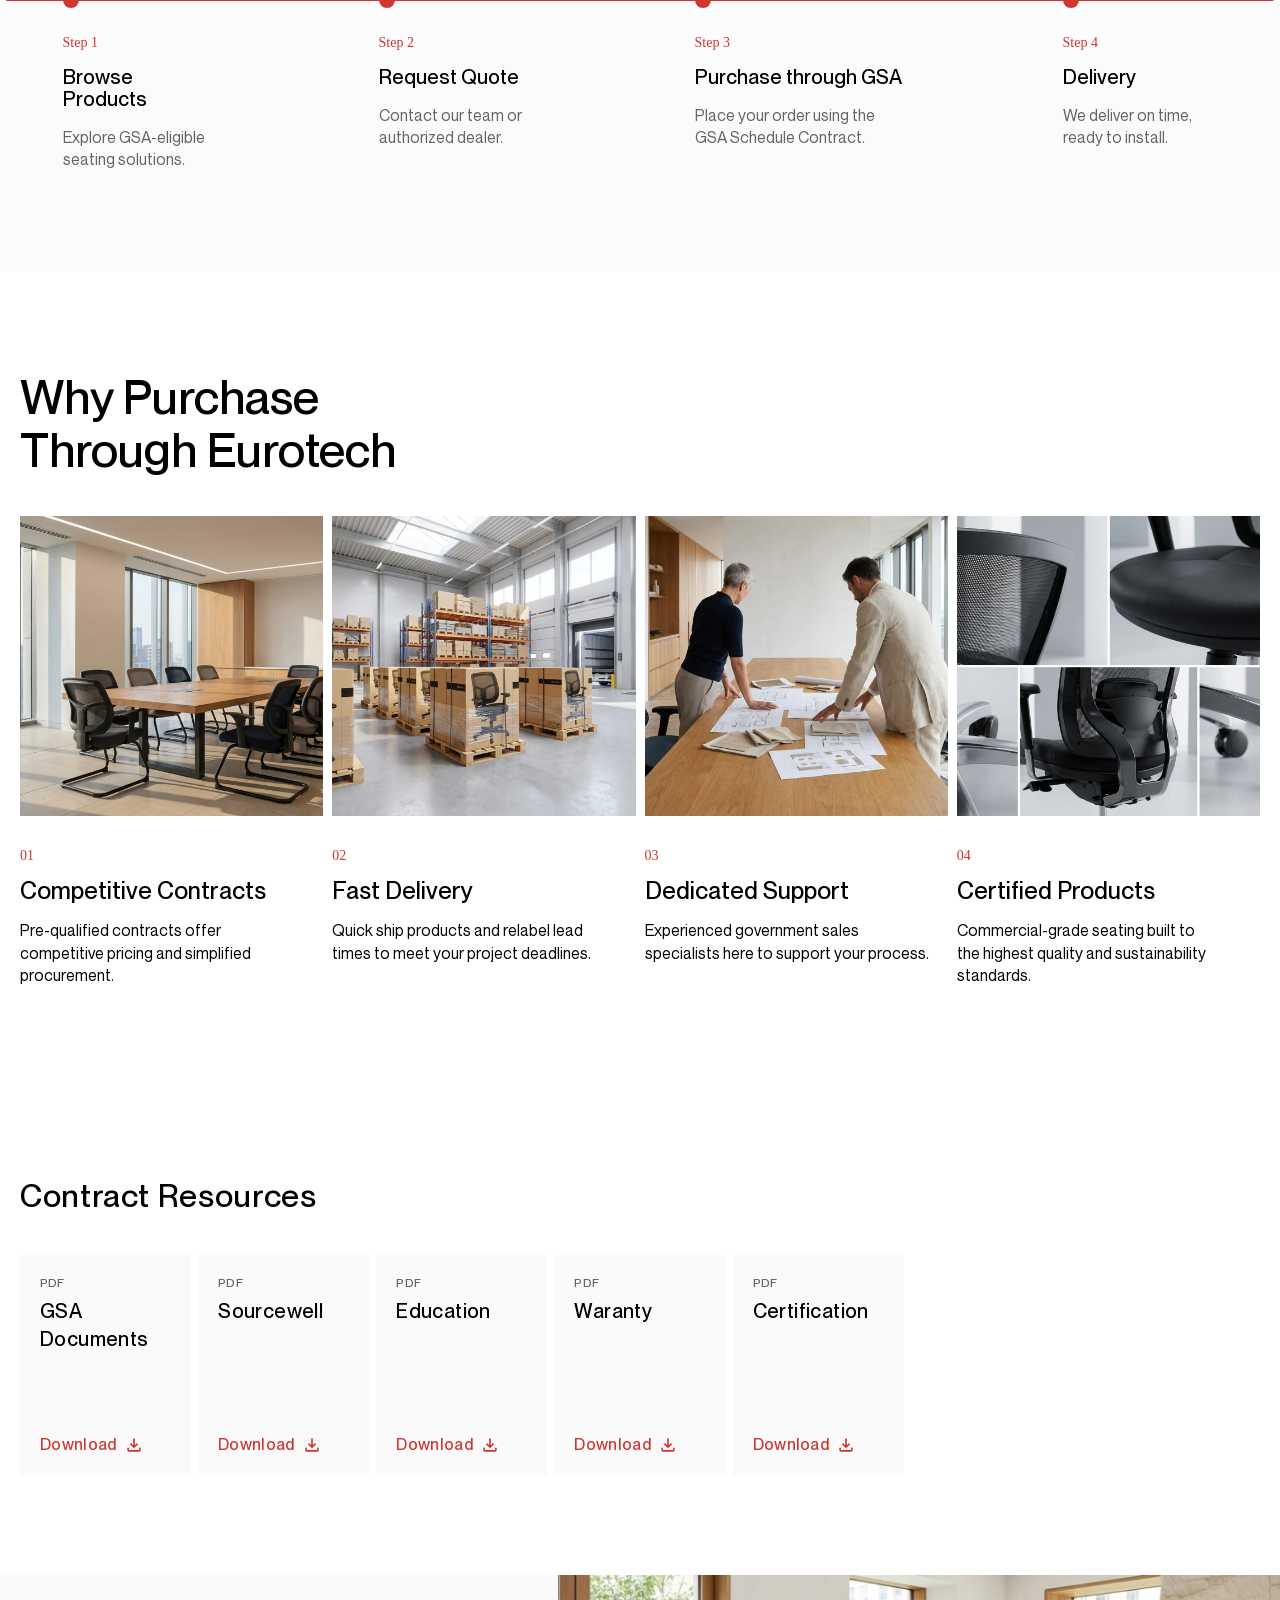
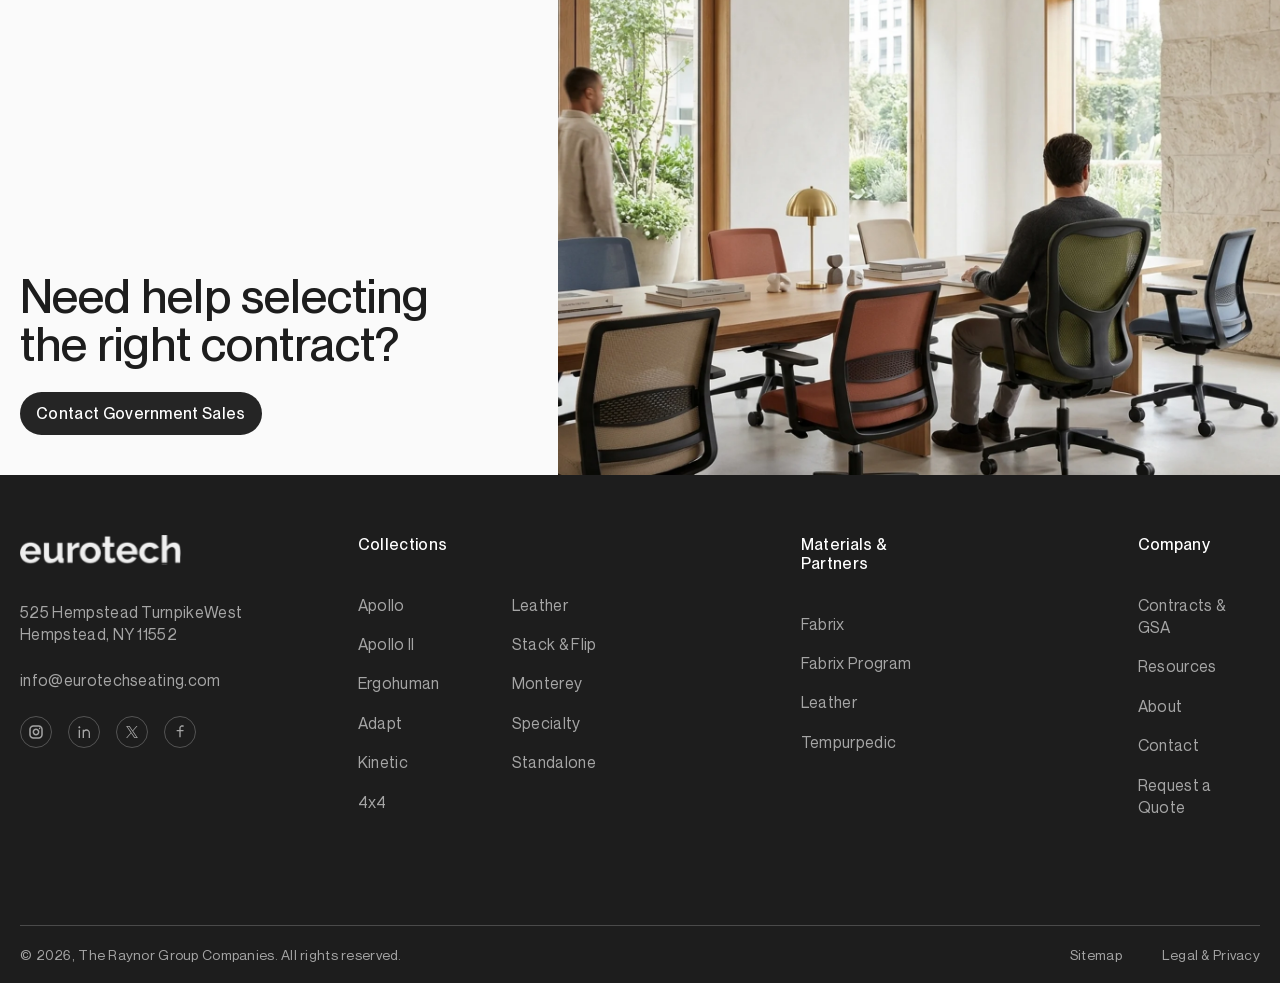
<file: contaracts.html>
<!DOCTYPE html>
<html lang="en">

<head>
    <meta charset="UTF-8">
    <meta name="viewport" content="width=device-width, initial-scale=1.0">
    <title>HOME | Splash Eurotech Seating</title>
    <link rel="stylesheet" href="assets/css/fonts.css">
    <link rel="stylesheet" href="assets/css/swiper-bundle.min.css">
    <link rel="stylesheet" href="assets/css/main.css">
    <link rel="stylesheet" href="assets/css/contaracts.css">
    <link rel="stylesheet" href="assets/css/style.css">

</head>

<body>
    <header class="header-site">
        <div class="container">
            <div class="header-inner">
                <div class="header-left">
                    <div class="header-logo">
                        <a href="index.html">
                            <img src="assets/images/logo.svg" alt="">
                        </a>
                    </div>
                    <div class="header-line-space"></div>
                    <div class="header-menu">
                        <nav>
                            <ul>
                                <li class="has-mega-menu">
                                    <a href="#">Chairs</a>

                                    <div class="mega-menu ">
                                        <div class="container">
                                            <div class="mega-menu-wrap">
                                                <div class="mega-menu-inner">
                                                    <div class="mega-menu-links">
                                                        <div class="mega-menu-column">
                                                            <a href="#" class="mega-menu-heading">
                                                                Browse by Collection
                                                                <span>
                                                                    <svg width="5" height="9" viewBox="0 0 5 9"
                                                                        fill="none" xmlns="http://www.w3.org/2000/svg">
                                                                        <path
                                                                            d="M-0.000107288 0.706667L0.707226 9.53674e-07L4.55989 3.85133C4.622 3.91305 4.67128 3.98643 4.70491 4.06726C4.73855 4.1481 4.75586 4.23478 4.75586 4.32233C4.75586 4.40988 4.73855 4.49657 4.70491 4.5774C4.67128 4.65824 4.622 4.73162 4.55989 4.79333L0.707226 8.64667L0.00055933 7.94L3.61656 4.32333L-0.000107288 0.706667Z"
                                                                            fill="#D13532" />
                                                                    </svg>
                                                                </span>
                                                            </a>
                                                            <ul>
                                                                <li><a href="#">Apollo</a></li>
                                                                <li><a href="#">Apollo II</a></li>
                                                                <li><a href="#">Ergohuman</a></li>
                                                                <li><a href="#">Adapt</a></li>
                                                                <li><a href="#">Kinetic</a></li>
                                                                <li><a href="#">4x4</a></li>
                                                                <li><a href="#">Leather</a></li>
                                                                <li><a href="#">Stack & Flip</a></li>
                                                                <li><a href="#">Monterey</a></li>
                                                                <li><a href="#">Specialty</a></li>
                                                                <li><a href="#">Standalone</a></li>
                                                            </ul>
                                                        </div>

                                                        <div class="mega-menu-column">
                                                            <a href="#" class="mega-menu-heading">
                                                                Browse by Setting
                                                                <span>
                                                                    <svg width="5" height="9" viewBox="0 0 5 9"
                                                                        fill="none" xmlns="http://www.w3.org/2000/svg">
                                                                        <path
                                                                            d="M-0.000107288 0.706667L0.707226 9.53674e-07L4.55989 3.85133C4.622 3.91305 4.67128 3.98643 4.70491 4.06726C4.73855 4.1481 4.75586 4.23478 4.75586 4.32233C4.75586 4.40988 4.73855 4.49657 4.70491 4.5774C4.67128 4.65824 4.622 4.73162 4.55989 4.79333L0.707226 8.64667L0.00055933 7.94L3.61656 4.32333L-0.000107288 0.706667Z"
                                                                            fill="#D13532" />
                                                                    </svg>
                                                                </span>
                                                            </a>

                                                            <ul>
                                                                <li><a href="#">Office</a></li>
                                                                <li><a href="#">Healthcare</a></li>
                                                                <li><a href="#">Education</a></li>
                                                                <li><a href="#">Conference</a></li>
                                                                <li><a href="#">Executive</a></li>
                                                                <li><a href="#">Guest / Lounge</a></li>
                                                            </ul>
                                                        </div>

                                                        <div class="mega-menu-column">
                                                            <div class="mega-menu-heading">
                                                                Featured
                                                            </div>

                                                            <ul>
                                                                <li><a href="#">Configure a Chair</a></li>
                                                                <li><a href="#">Materials Library</a></li>
                                                            </ul>
                                                        </div>

                                                    </div>
                                                    <div class="mega-menu-banners ">

                                                        <a href="#" class="mega-menu-card title-black">
                                                            <div class="mega-menu-image">
                                                                <img src="assets/images/Apollo-Collection-Image.png"
                                                                    alt="Apollo Collection">
                                                            </div>

                                                            <span class="mega-menu-card-title ">
                                                                Apollo Collection
                                                            </span>
                                                        </a>

                                                        <a href="#" class="mega-menu-card title-white">
                                                            <div class="mega-menu-image">
                                                                <img src="assets/images/Latest-News-Image.png"
                                                                    alt="Latest News">
                                                            </div>

                                                            <span class="mega-menu-card-title ">
                                                                Latest News
                                                            </span>
                                                        </a>

                                                    </div>
                                                </div>
                                            </div>

                                        </div>
                                    </div>
                                </li>
                                <li class="has-mega-menu">
                                    <a href="#">Materials</a>

                                    <div class="mega-menu ">
                                        <div class="container">
                                            <div class="mega-menu-wrap">
                                                <div class="mega-menu-materials">
                                                    <a href="#" class="material-menu-card">
                                                        <div class="material-menu-image">
                                                            <img class="image"
                                                                src="assets/images/Materials-Overview-Image.png"
                                                                alt="Overview">
                                                        </div>

                                                        <div class="material-menu-content">
                                                            <div class="material-menu-title">
                                                                Overview
                                                                <span class="material-menu-arrow">
                                                                    <svg width="5" height="9" viewBox="0 0 5 9"
                                                                        fill="none" xmlns="http://www.w3.org/2000/svg">
                                                                        <path
                                                                            d="M-0.000107288 0.706667L0.707226 9.53674e-07L4.55989 3.85133C4.622 3.91305 4.67128 3.98643 4.70491 4.06726C4.73855 4.1481 4.75586 4.23478 4.75586 4.32233C4.75586 4.40988 4.73855 4.49657 4.70491 4.5774C4.67128 4.65824 4.622 4.73162 4.55989 4.79333L0.707226 8.64667L0.00055933 7.94L3.61656 4.32333L-0.000107288 0.706667Z"
                                                                            fill="#D13532" />
                                                                    </svg>
                                                                </span>
                                                            </div>
                                                            <p class="material-menu-description">
                                                                Explore all options
                                                            </p>
                                                        </div>
                                                    </a>
                                                    <a href="#" class="material-menu-card">
                                                        <div class="material-menu-image">
                                                            <img class="image"
                                                                src="assets/images/Materials-Fabrix-Image.png"
                                                                alt="Fabric Program">
                                                            <img src="assets/images/fabrix-logo.svg" alt=""
                                                                class="card-logo">
                                                        </div>
                                                        <div class="material-menu-content">
                                                            <div class="material-menu-title">
                                                                Fabric Program
                                                                <span class="material-menu-arrow">
                                                                    <svg width="5" height="9" viewBox="0 0 5 9"
                                                                        fill="none" xmlns="http://www.w3.org/2000/svg">
                                                                        <path
                                                                            d="M-0.000107288 0.706667L0.707226 9.53674e-07L4.55989 3.85133C4.622 3.91305 4.67128 3.98643 4.70491 4.06726C4.73855 4.1481 4.75586 4.23478 4.75586 4.32233C4.75586 4.40988 4.73855 4.49657 4.70491 4.5774C4.67128 4.65824 4.622 4.73162 4.55989 4.79333L0.707226 8.64667L0.00055933 7.94L3.61656 4.32333L-0.000107288 0.706667Z"
                                                                            fill="#D13532" />
                                                                    </svg>
                                                                </span>
                                                            </div>
                                                            <p class="material-menu-description">
                                                                Upholstery solutions
                                                            </p>
                                                        </div>
                                                    </a>
                                                    <a href="#" class="material-menu-card">
                                                        <div class="material-menu-image">
                                                            <img class="image"
                                                                src="assets/images/Materials-Libary-Image.png"
                                                                alt="Material Library">
                                                        </div>
                                                        <div class="material-menu-content">
                                                            <div class="material-menu-title">
                                                                Material Library
                                                                <span class="material-menu-arrow">
                                                                    <svg width="5" height="9" viewBox="0 0 5 9"
                                                                        fill="none" xmlns="http://www.w3.org/2000/svg">
                                                                        <path
                                                                            d="M-0.000107288 0.706667L0.707226 9.53674e-07L4.55989 3.85133C4.622 3.91305 4.67128 3.98643 4.70491 4.06726C4.73855 4.1481 4.75586 4.23478 4.75586 4.32233C4.75586 4.40988 4.73855 4.49657 4.70491 4.5774C4.67128 4.65824 4.622 4.73162 4.55989 4.79333L0.707226 8.64667L0.00055933 7.94L3.61656 4.32333L-0.000107288 0.706667Z"
                                                                            fill="#D13532" />
                                                                    </svg>
                                                                </span>
                                                            </div>
                                                            <p class="material-menu-description">
                                                                Browse fabrics &amp; mesh
                                                            </p>
                                                        </div>
                                                    </a>
                                                    <a href="#" class="material-menu-card">
                                                        <div class="material-menu-image">
                                                            <img class="image"
                                                                src="assets/images/Materials-Tempur-Image.png"
                                                                alt="TEMPUR">
                                                            <img src="assets/images/tempur-logo.svg" alt=""
                                                                class="card-logo">
                                                        </div>
                                                        <div class="material-menu-content">
                                                            <div class="material-menu-title">
                                                                TEMPUR®
                                                                <span class="material-menu-arrow">
                                                                    <svg width="5" height="9" viewBox="0 0 5 9"
                                                                        fill="none" xmlns="http://www.w3.org/2000/svg">
                                                                        <path
                                                                            d="M-0.000107288 0.706667L0.707226 9.53674e-07L4.55989 3.85133C4.622 3.91305 4.67128 3.98643 4.70491 4.06726C4.73855 4.1481 4.75586 4.23478 4.75586 4.32233C4.75586 4.40988 4.73855 4.49657 4.70491 4.5774C4.67128 4.65824 4.622 4.73162 4.55989 4.79333L0.707226 8.64667L0.00055933 7.94L3.61656 4.32333L-0.000107288 0.706667Z"
                                                                            fill="#D13532" />
                                                                    </svg>
                                                                </span>
                                                            </div>
                                                            <p class="material-menu-description">
                                                                Pressure-relieving seat technology
                                                            </p>
                                                        </div>
                                                    </a>
                                                </div>
                                            </div>
                                        </div>
                                    </div>
                                </li>
                                <li><a href="#">Contracts</a></li>
                                <li><a href="#">Resources</a></li>
                                <li><a href="#">About</a></li>
                                <li><a href="#">Contact</a></li>
                            </ul>
                        </nav>
                    </div>
                </div>
                <div class="header-right">
                    <div class="header-search">
                        <div class="search-icon">
                            <svg width="17" height="17" viewBox="0 0 17 17" fill="none"
                                xmlns="http://www.w3.org/2000/svg">
                                <path
                                    d="M15.677 16.385L9.415 10.123C8.915 10.549 8.34 10.8787 7.69 11.112C7.04 11.3453 6.38667 11.462 5.73 11.462C4.13133 11.462 2.77667 10.9067 1.666 9.796C0.555333 8.68467 0 7.32967 0 5.731C0 4.13233 0.555333 2.77767 1.666 1.667C2.77667 0.556334 4.13133 0.000667266 5.73 5.99161e-07C7.32867 -0.000666067 8.68367 0.555 9.795 1.667C10.9063 2.779 11.4617 4.13367 11.461 5.731C11.461 6.42567 11.338 7.098 11.092 7.748C10.846 8.398 10.5227 8.954 10.122 9.416L16.384 15.677L15.677 16.385ZM5.731 10.461C7.05767 10.461 8.17767 10.0043 9.091 9.091C10.0043 8.17767 10.461 7.05733 10.461 5.73C10.461 4.40267 10.0043 3.28267 9.091 2.37C8.17767 1.45733 7.05767 1.00067 5.731 1C4.40433 0.999334 3.284 1.456 2.37 2.37C1.456 3.284 0.999333 4.404 1 5.73C1.00067 7.056 1.45733 8.176 2.37 9.09C3.28267 10.004 4.40267 10.4607 5.73 10.46"
                                    fill="currentColor" />
                            </svg>
                        </div>
                        <input type="text" name="search" id="search">
                    </div>
                    <a href="#" class="btn btn-primary">Configure Your Chair</a>
                </div>
            </div>
        </div>
    </header>
    <main>
        <!-- Module Hero -->
        <section class="hero-sec contaracts-hero-sec"
            style="background: url(assets/images/contaracts/hero-bg.png) no-repeat center / cover;">
            <div class="container">
                <div class="hero-main">
                    <h1 class="hero-heading">Government &
                        Institutional Purchasing</h1>
                    <div class="hero-desc">
                        <p>Explore purchasing programs designed to simplify procurement for
                            government agencies, educational institutions, and public organizations.</p>
                    </div>
                    <div class="hero-buttons">
                        <a href="#" class="btn btn-white">Explore Programs</a>
                        <a href="#" class="btn btn-white-secondary">Contact Sales</a>
                    </div>
                </div>
            </div>
        </section>
        <section class="contaracts-col-sec">
            <div class="container">
                <div class="purchasing-row">
                    <div class="col-lef">
                        <div>
                            <span class="col-lef-category">
                                Government Purchasing
                            </span>
                            <h2 class="section-heading">GSA Advantage</h2>
                            <p class="col-lef-des">Purchase Eurotech seating through our awarded GSA Schedule contract
                                with pre-negotiated pricing, simplified procurement, and products approved for federal
                                agencies.</p>

                        </div>
                        <ul class="col-lef-list">
                            <li>
                                Active GSA Schedule contract through February 2030
                            </li>
                            <li>
                                Pre-negotiated government pricing
                            </li>
                            <li>
                                Eligible ergonomic seating collections
                            </li>
                            <li>
                                Simplified federal procurement process
                            </li>
                            <li>
                                Dedicated contract support
                            </li>
                        </ul>
                    </div>
                    <div class="col-center">
                        <div class="col-center-row">
                            <div class="col-center-content">
                                <span>
                                    Contract
                                </span>
                                <p>
                                    GS-27F-010CA
                                </p>
                            </div>
                            <div class="col-center-content">
                                <span>
                                    Coverage
                                </span>
                                <p>
                                    48 CONUS + District of Columbia
                                </p>
                            </div>
                            <div class="col-center-content">
                                <span>
                                    Delivery
                                </span>
                                <p>
                                    15 Days A.R.O.
                                </p>
                            </div>
                            <div class="col-center-content">
                                <span>
                                    Resources
                                </span>
                                <p>
                                    Price List • Terms • Eligible Products
                                </p>
                            </div>
                            <a class="btn btn-black-secondary .btn-white">View GSA Program →</a>

                        </div>

                    </div>
                    <div class="col-right">
                        <div class="gsa-img-top">
                            <img src="./assets//images/contaracts/gsa-top.png" alt="gsa top">

                        </div>
                        <img class="gsa-img-main" src="./assets//images/contaracts/gsa-advantage.png" alt="gsa image">
                    </div>
                </div>
                <div class="purchasing-row">
                    <div class="col-lef">
                        <div>
                            <span class="col-lef-category">
                                Cooperative Purchasing
                            </span>
                            <h2 class="section-heading">Sourcewell Program</h2>
                            <p class="col-lef-des">Sourcewell members can purchase Eurotech seating through
                                competitively awarded cooperative contracts, eliminating the need for a separate bidding
                                process.</p>

                        </div>
                        <ul class="col-lef-list">
                            <li>
                                Cooperative purchasing contract
                            </li>
                            <li>
                                No additional competitive bidding
                            </li>
                            <li>
                                Streamlined purchasing process
                            </li>
                            <li>
                                Nationwide member access
                            </li>
                            <li>
                                Contract purchasing assistance
                            </li>
                        </ul>
                    </div>
                    <div class="col-center">
                        <div class="col-center-row">
                            <div class="col-center-content">
                                <span>
                                    Coverage
                                </span>
                                <p>
                                    Nationwide
                                </p>
                            </div>
                            <div class="col-center-content">
                                <span>
                                    Eligibility
                                </span>
                                <p>
                                    Sourcewell Members
                                </p>
                            </div>
                            <div class="col-center-content">
                                <span>
                                    Procurement
                                </span>
                                <p>
                                    Cooperative Purchasing
                                </p>
                            </div>
                            <div class="col-center-content">
                                <span>
                                    Resources
                                </span>
                                <p>
                                    Contract • Documents • Support
                                </p>
                            </div>
                            <a class="btn btn-black-secondary .btn-white">View Sourcewell Program →</a>

                        </div>

                    </div>
                    <div class="col-right">
                        <div class="gsa-img-top">
                            <!-- <img src="./assets//images/contaracts/gsa-top.png" alt="gsa top"> -->

                        </div>
                        <img class="gsa-img-main" src="./assets//images/contaracts/cooperative.png" alt="gsa image">
                    </div>
                </div>
                <div class="purchasing-row">
                    <div class="col-lef">
                        <div>
                            <span class="col-lef-category">
                                Education
                            </span>
                            <h2 class="section-heading">Education Program</h2>
                            <p class="col-lef-des">Seating solutions designed for schools, colleges and universities
                                with products selected for classrooms, faculty offices, libraries and collaborative
                                learning environments.</p>

                        </div>
                        <ul class="col-lef-list">
                            <li>
                                Products for learning environments
                            </li>
                            <li>
                                Durable commercial-grade construction
                            </li>
                            <li>
                                Flexible classroom solutions
                            </li>
                            <li>
                                Faculty and administrative seating
                            </li>
                            <li>
                                Dedicated education support
                            </li>
                        </ul>
                    </div>
                    <div class="col-center">
                        <div class="col-center-row">
                            <div class="col-center-content">
                                <span>
                                    Applications
                                </span>
                                <p>
                                    Classrooms • Libraries • Offices
                                </p>
                            </div>
                            <div class="col-center-content">
                                <span>
                                    Products
                                </span>
                                <p>
                                    Education Collections
                                </p>
                            </div>
                            <div class="col-center-content">
                                <span>
                                    Support
                                </span>
                                <p>
                                    Project Assistance
                                </p>
                            </div>
                            <div class="col-center-content">
                                <span>
                                    Resources
                                </span>
                                <p>
                                    Specifications • Downloads
                                </p>
                            </div>
                            <a class="btn btn-black-secondary .btn-white">Explore Education →</a>

                        </div>

                    </div>
                    <div class="col-right">
                        <div class="gsa-img-top">
                            <!-- <img src="./assets//images/contaracts/gsa-top.png" alt="gsa top"> -->

                        </div>
                        <img class="gsa-img-main" src="./assets//images/contaracts/education.png" alt="gsa image">
                    </div>
                </div>
            </div>

        </section>
        <section class="contaracts-process">
            <div class="container">
                <h2>How It Works</h2>
                <div class="process-list">
                    <div class="process-item">
                        <div class="bage-note"></div>
                        <div class="process-content">
                            <span>Step 1</span>
                            <div class="process-content-title">
                                <p>
                                    Browse Products
                                </p>
                            </div>
                            <div class="process-contanr-des">
                                <p>Explore GSA-eligible seating solutions.</p>
                            </div>
                        </div>
                    </div>
                    <div class="process-item">
                        <div class="bage-note"></div>
                        <div class="process-content">
                            <span>Step 2</span>
                            <div class="process-content-title">
                                <p>
                                    Request Quote
                                </p>
                            </div>
                            <div class="process-contanr-des">
                                <p>Contact our team
                                    or authorized dealer.</p>
                            </div>
                        </div>
                    </div>
                    <div class="process-item">
                        <div class="bage-note"></div>
                        <div class="process-content">
                            <span>Step 3</span>
                            <div class="process-content-title">
                                <p>
                                    Purchase through GSA
                                </p>
                            </div>
                            <div class="process-contanr-des">
                                <p>Place your order using the GSA Schedule Contract.</p>
                            </div>
                        </div>
                    </div>
                    <div class="process-item">
                        <div class="bage-note"></div>
                        <div class="process-content">
                            <span>Step 4</span>
                            <div class="process-content-title">
                                <p>
                                    Delivery
                                </p>
                            </div>
                            <div class="process-contanr-des">
                                <p>We deliver on time,
                                    ready to install.</p>
                            </div>
                        </div>
                    </div>
                </div>
            </div>
        </section>
        <section class="contaracts-purchar">
            <div class="container">
                <h2>Why Purchase<br> Through Eurotech</h2>
                <div class="purchar-row">
                    <div class="purchar-item">
                        <img class="purchar-item-image" src="./assets/images/contaracts/purchar-1.png"
                            alt="purchar image">
                        <div class="purchar-item-content">
                            <span>
                                01
                            </span>
                            <div class="purchar-item-content-title">
                                <p>
                                    Competitive Contracts
                                </p>
                            </div>
                            <div class="purchar-item-content-des">
                                <p>
                                    Pre-qualified contracts offer <br> competitive pricing and simplified<br>
                                    procurement.
                                </p>
                            </div>

                        </div>
                    </div>
                    <div class="purchar-item">
                        <img class="purchar-item-image" src="./assets/images/contaracts/purchar-2.png"
                            alt="purchar image">
                        <div class="purchar-item-content">
                            <span>
                                02
                            </span>
                            <div class="purchar-item-content-title">
                                <p>
                                    Fast Delivery
                                </p>
                            </div>
                            <div class="purchar-item-content-des">
                                <p>
                                    Quick ship products and relabel lead<br> times to meet your project deadlines.
                                </p>
                            </div>

                        </div>
                    </div>
                    <div class="purchar-item">
                        <img class="purchar-item-image" src="./assets/images/contaracts/purchar-3.png"
                            alt="purchar image">
                        <div class="purchar-item-content">
                            <span>
                                03
                            </span>
                            <div class="purchar-item-content-title">
                                <p>
                                    Dedicated Support
                                </p>
                            </div>
                            <div class="purchar-item-content-des">
                                <p>
                                    Experienced government
                                    sales <br> specialists here to
                                    support your process.
                                </p>
                            </div>

                        </div>
                    </div>
                    <div class="purchar-item">
                        <img class="purchar-item-image" src="./assets/images/contaracts/purchar-4.png"
                            alt="purchar image">
                        <div class="purchar-item-content">
                            <span>
                                04
                            </span>
                            <div class="purchar-item-content-title">
                                <p>
                                    Certified Products
                                </p>
                            </div>
                            <div class="purchar-item-content-des">
                                <p>
                                    Commercial-grade seating built to<br> the highest quality and sustainability <br>
                                    standards.
                                </p>
                            </div>

                        </div>
                    </div>
                </div>
            </div>
        </section>
        <section class="contract-pdf contaracts-pdf">
            <div class="container">
                <h2 class="contract-pdf__heading">Contract Resources</h2>

                <div class="contract-pdf__list">
                    <div class="contract-pdf__item">
                        <div class="contract-pdf__info">
                            <span class="contract-pdf__tag">PDF</span>
                            <h3 class="contract-pdf__title">GSA Documents</h3>
                        </div>
                        <div class="contract-pdf__action">
                            <a href="#" class="contract-pdf__download">Download <img
                                    src="./assets/images/material-symbols_download-rounded.svg" alt=""></a>
                        </div>
                    </div>

                    <div class="contract-pdf__item">
                        <div class="contract-pdf__info">
                            <span class="contract-pdf__tag">PDF</span>
                            <h3 class="contract-pdf__title">Sourcewell</h3>
                        </div>
                        <div class="contract-pdf__action">
                            <a href="#" class="contract-pdf__download">Download <img
                                    src="./assets/images/material-symbols_download-rounded.svg" alt=""></a>
                        </div>
                    </div>

                    <div class="contract-pdf__item">
                        <div class="contract-pdf__info">
                            <span class="contract-pdf__tag">PDF</span>
                            <h3 class="contract-pdf__title">Education</h3>
                        </div>
                        <div class="contract-pdf__action">
                            <a href="#" class="contract-pdf__download">Download <img
                                    src="./assets/images/material-symbols_download-rounded.svg" alt=""></a>
                        </div>
                    </div>

                    <div class="contract-pdf__item">
                        <div class="contract-pdf__info">
                            <span class="contract-pdf__tag">PDF</span>
                            <h3 class="contract-pdf__title">Waranty</h3>
                        </div>
                        <div class="contract-pdf__action">
                            <a href="#" class="contract-pdf__download">Download <img
                                    src="./assets/images/material-symbols_download-rounded.svg" alt=""></a>
                        </div>
                    </div>

                    <div class="contract-pdf__item">
                        <div class="contract-pdf__info">
                            <span class="contract-pdf__tag">PDF</span>
                            <h3 class="contract-pdf__title">Certification</h3>
                        </div>
                        <div class="contract-pdf__action">
                            <a href="#" class="contract-pdf__download">Download <img
                                    src="./assets/images/material-symbols_download-rounded.svg" alt=""></a>
                        </div>
                    </div>
                </div>
            </div>
        </section>
        <section class="cta-content-sec contaracts-contact-sec">
            <div class="container">
                <div class="cta-content__inner">
                    <div class="cta-content__left">
                        <div class="cta-content__left-inner">
                            <h2 class="cta-content__heading">
                                Need help selecting the right contract?
                            </h2>

                            <div class="cta-content__buttons">
                                <a href="#" class="btn btn-black btn-1">Contact Government Sales</a>
                            </div>
                        </div>

                    </div>
                    <div class="cta-content__right">
                        <div class="cta-content__image">
                            <img src="assets/images/contaracts/contact.png" alt="">
                        </div>
                    </div>
                </div>
            </div>
        </section>

    </main>

    <footer class="footer-site">
        <div class="container">
            <div class="footer-top">
                <div class="footer-left">
                    <div class="footer-logo">
                        <a href="index.html">
                            <img src="assets/images/logo-white.svg" alt="">
                        </a>
                    </div>
                    <p class="footer-address">525 Hempstead TurnpikeWest Hempstead, NY 11552</p>
                    <a class="footer-email" href="mailto:info@eurotechseating.com">info@eurotechseating.com</a>
                    <div class="footer-socials">
                        <a href="#">
                            <img src="assets/images/iconoir_instagram.svg" alt="">
                        </a>
                        <a href="#">
                            <img src="assets/images/ri_linkedin-line.svg" alt="">
                        </a>
                        <a href="#">
                            <img src="assets/images/bxl_twitter-x.svg" alt="">
                        </a>
                        <a href="#">
                            <img src="assets/images/ri_facebook-line.svg" alt="">
                        </a>
                    </div>
                </div>
                <div class="footer-right">
                    <div class="footer-menus">
                        <div class="footer-links">
                            <div class="footer-link-title">Collections</div>
                            <ul>
                                <li>
                                    <a href="#">Apollo</a>
                                </li>
                                <li>
                                    <a href="#">Apollo II</a>
                                </li>
                                <li>
                                    <a href="#">Ergohuman</a>
                                </li>
                                <li>
                                    <a href="#">Adapt</a>
                                </li>
                                <li>
                                    <a href="#">Kinetic</a>
                                </li>
                                <li>
                                    <a href="#">4x4</a>
                                </li>
                                <li>
                                    <a href="#">Leather</a>
                                </li>
                                <li>
                                    <a href="#">Stack & Flip</a>
                                </li>
                                <li>
                                    <a href="#">Monterey</a>
                                </li>
                                <li>
                                    <a href="#">Specialty</a>
                                </li>
                                <li>
                                    <a href="#">Standalone</a>
                                </li>
                            </ul>
                        </div>
                        <div class="footer-links">
                            <div class="footer-link-title">Materials & Partners</div>
                            <ul>
                                <li>
                                    <a href="#">Fabrix</a>
                                </li>
                                <li>
                                    <a href="#">Fabrix Program</a>
                                </li>
                                <li>
                                    <a href="#">Leather</a>
                                </li>
                                <li>
                                    <a href="#">Tempurpedic</a>
                                </li>
                            </ul>
                        </div>
                        <div class="footer-links">
                            <div class="footer-link-title">Company</div>
                            <ul>
                                <li>
                                    <a href="#">Contracts & GSA</a>
                                </li>
                                <li>
                                    <a href="#">Resources</a>
                                </li>
                                <li>
                                    <a href="#">About</a>
                                </li>
                                <li>
                                    <a href="#">Contact</a>
                                </li>
                                <li>
                                    <a href="#">Request a Quote</a>
                                </li>
                            </ul>
                        </div>
                    </div>
                </div>
            </div>
            <div class="footer-bottom">
                <div class="footer-copyright">© 2026, The Raynor Group Companies. All rights reserved.</div>
                <div class="footer-bottom-links">
                    <a href="#">Sitemap</a>
                    <a href="#">Legal & Privacy</a>
                </div>
            </div>
        </div>
    </footer>
    <script src="assets/js/jquery-3.7.1.min.js"></script>
    <script src="assets/js/swiper-bundle.min.js"></script>
    <script src="assets/js/main.js"></script>
</body>

</html>
</file>
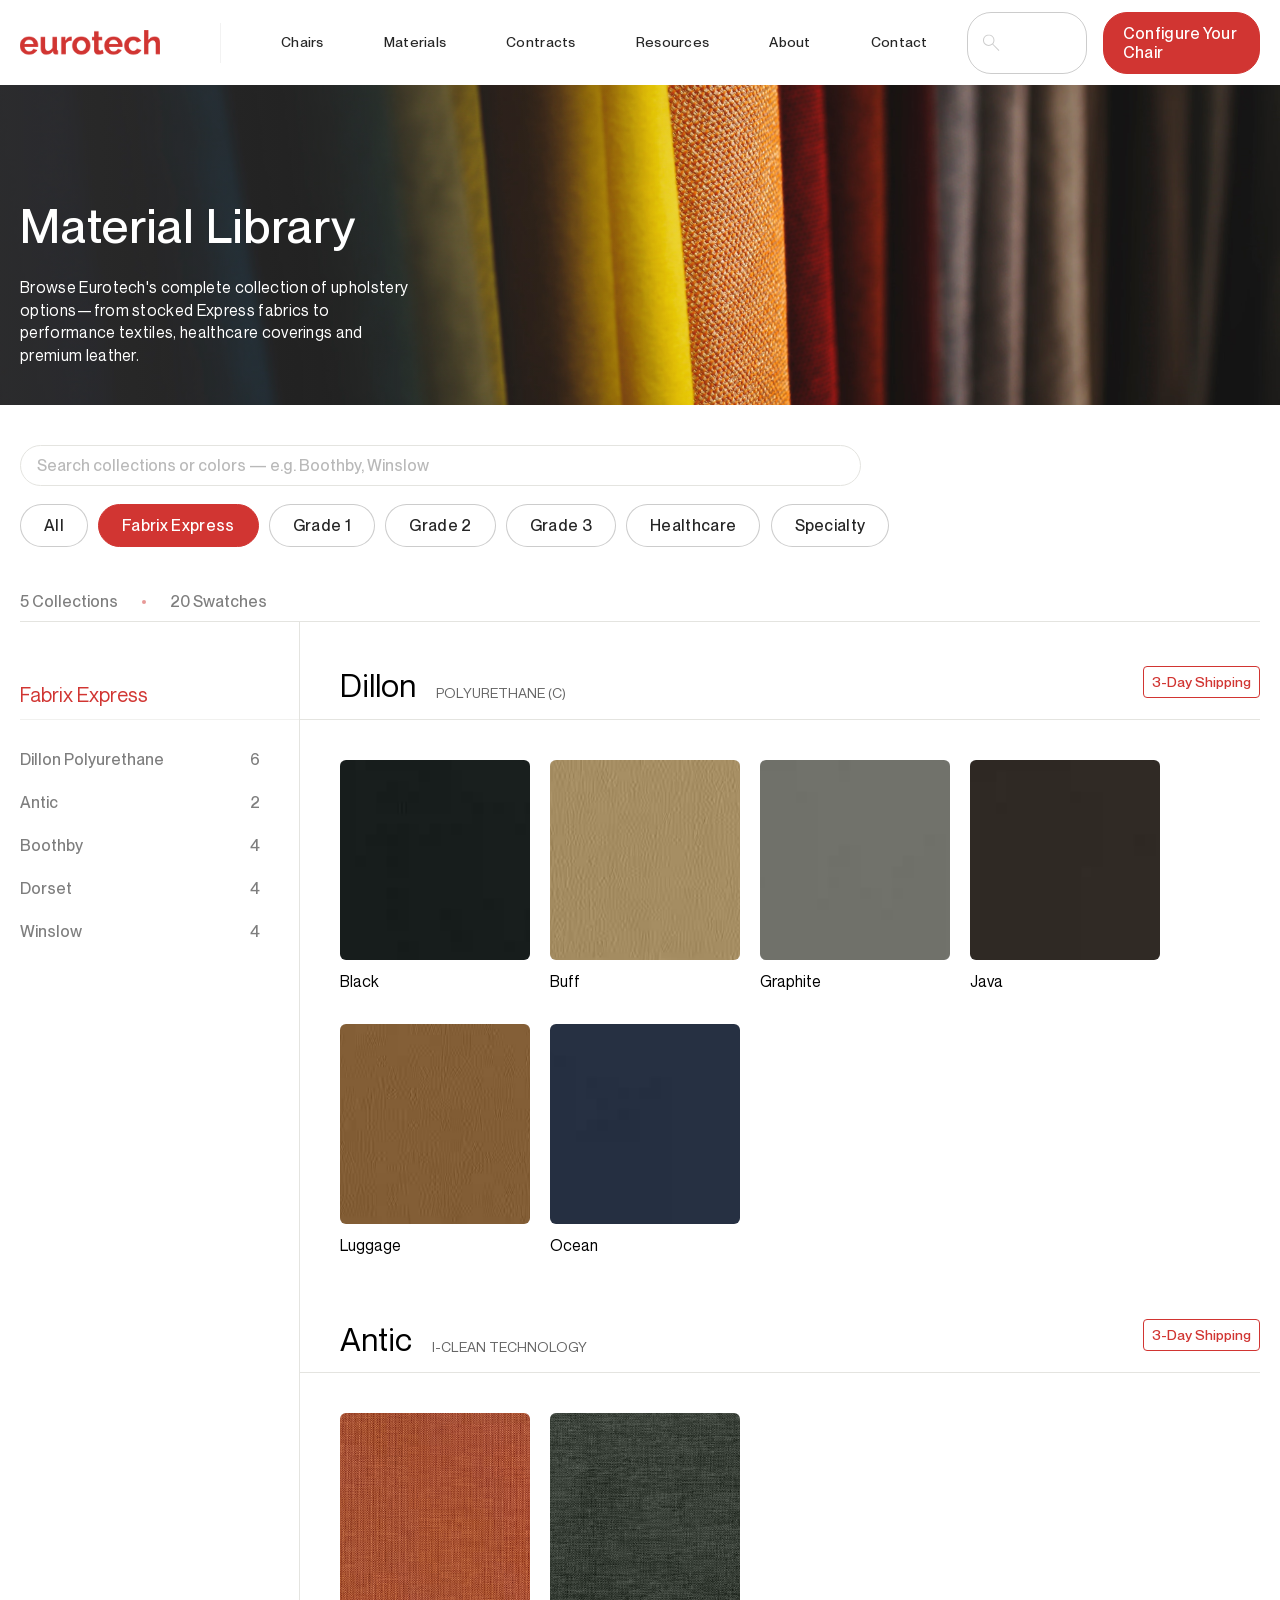
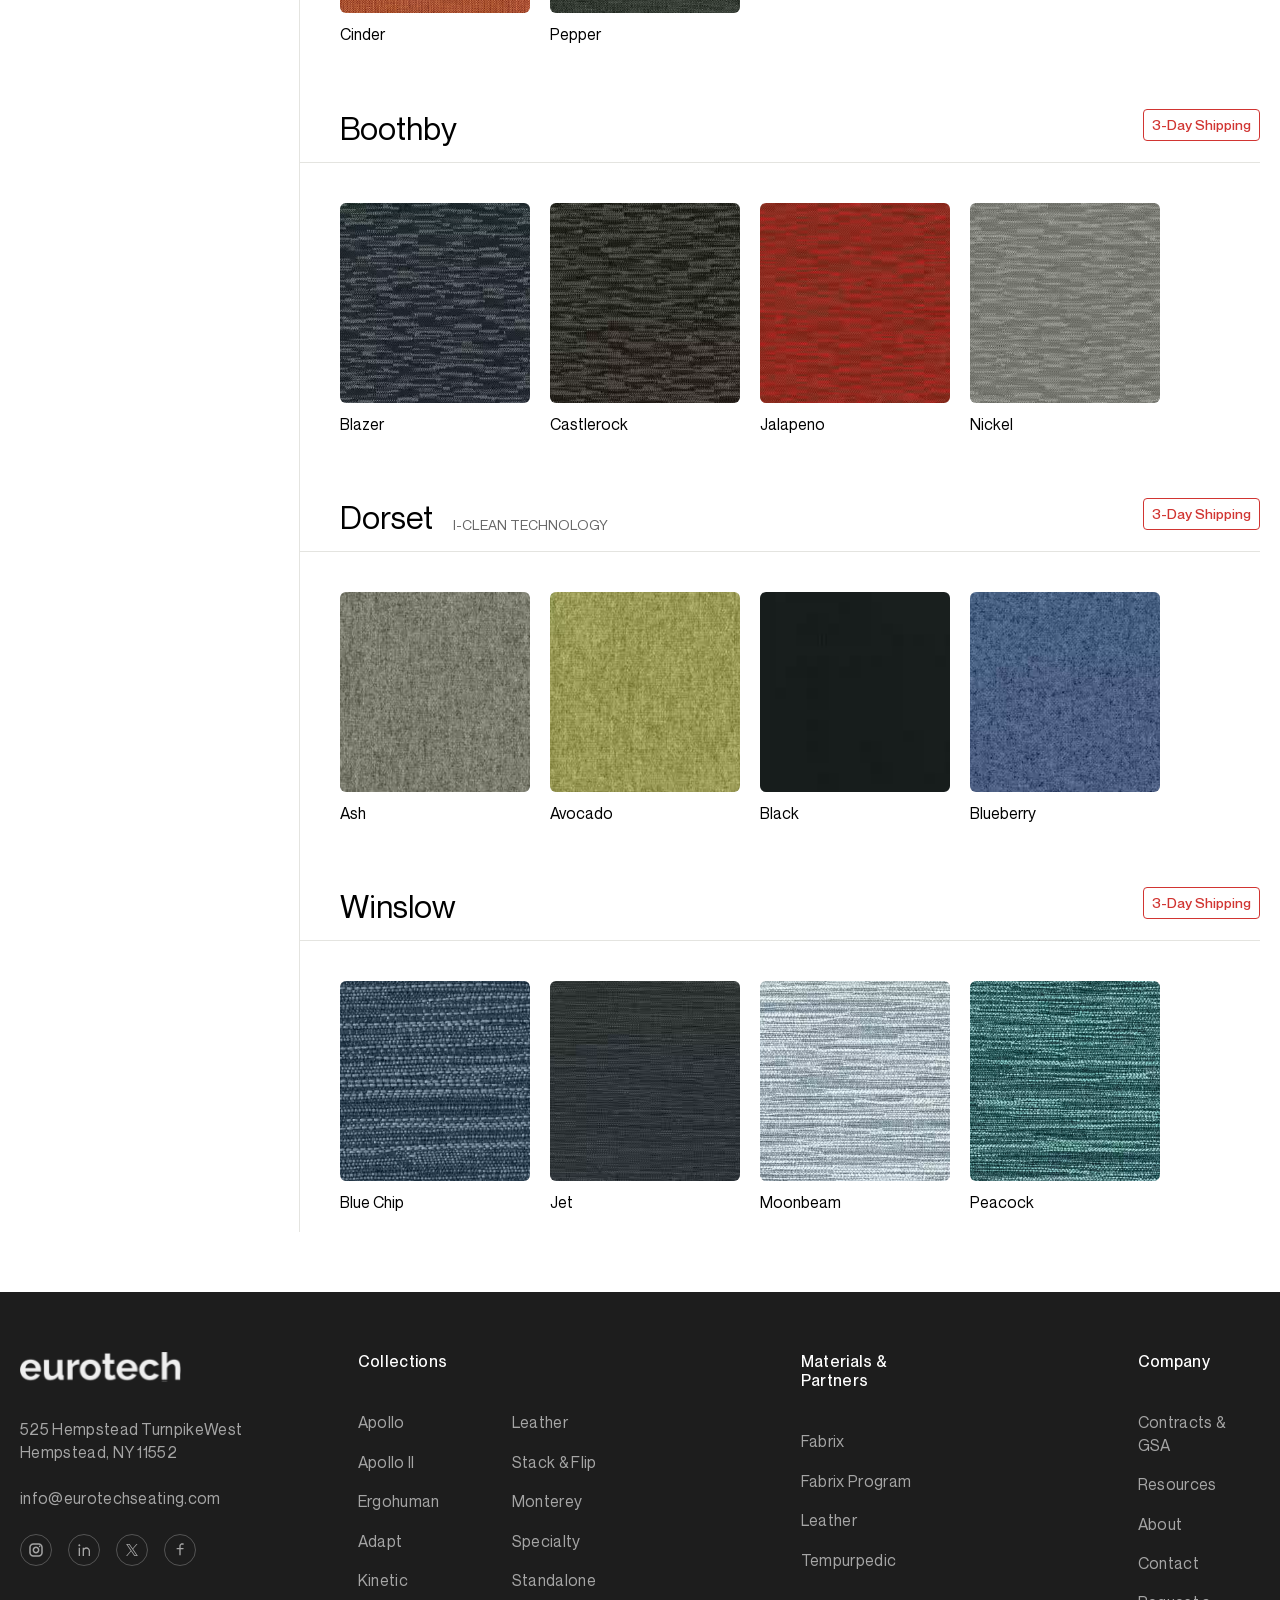
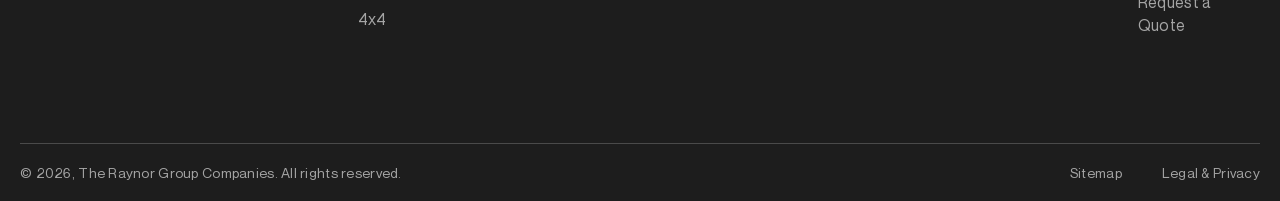
<file: material-library.html>
<!DOCTYPE html>
<html lang="en">

<head>
    <meta charset="UTF-8">
    <meta name="viewport" content="width=device-width, initial-scale=1.0">
    <title>HOME | Splash Eurotech Seating</title>
    <link rel="stylesheet" href="assets/css/fonts.css">
    <link rel="stylesheet" href="assets/css/swiper-bundle.min.css">
    <link rel="stylesheet" href="assets/css/main.css">
    <link rel="stylesheet" href="assets/css/contaracts.css">
    <link rel="stylesheet" href="assets/css/style.css">
    <link rel="stylesheet" href="assets/css/material-library.css">

</head>

<body>
    <header class="header-site">
        <div class="container">
            <div class="header-inner">
                <div class="header-left">
                    <div class="header-logo">
                        <a href="index.html">
                            <img src="assets/images/logo.svg" alt="">
                        </a>
                    </div>
                    <div class="header-line-space"></div>
                    <div class="header-menu">
                        <nav>
                            <ul>
                                <li class="has-mega-menu">
                                    <a href="#">Chairs</a>

                                    <div class="mega-menu ">
                                        <div class="container">
                                            <div class="mega-menu-wrap">
                                                <div class="mega-menu-inner">
                                                    <div class="mega-menu-links">
                                                        <div class="mega-menu-column">
                                                            <a href="#" class="mega-menu-heading">
                                                                Browse by Collection
                                                                <span>
                                                                    <svg width="5" height="9" viewBox="0 0 5 9"
                                                                        fill="none" xmlns="http://www.w3.org/2000/svg">
                                                                        <path
                                                                            d="M-0.000107288 0.706667L0.707226 9.53674e-07L4.55989 3.85133C4.622 3.91305 4.67128 3.98643 4.70491 4.06726C4.73855 4.1481 4.75586 4.23478 4.75586 4.32233C4.75586 4.40988 4.73855 4.49657 4.70491 4.5774C4.67128 4.65824 4.622 4.73162 4.55989 4.79333L0.707226 8.64667L0.00055933 7.94L3.61656 4.32333L-0.000107288 0.706667Z"
                                                                            fill="#D13532" />
                                                                    </svg>
                                                                </span>
                                                            </a>
                                                            <ul>
                                                                <li><a href="#">Apollo</a></li>
                                                                <li><a href="#">Apollo II</a></li>
                                                                <li><a href="#">Ergohuman</a></li>
                                                                <li><a href="#">Adapt</a></li>
                                                                <li><a href="#">Kinetic</a></li>
                                                                <li><a href="#">4x4</a></li>
                                                                <li><a href="#">Leather</a></li>
                                                                <li><a href="#">Stack & Flip</a></li>
                                                                <li><a href="#">Monterey</a></li>
                                                                <li><a href="#">Specialty</a></li>
                                                                <li><a href="#">Standalone</a></li>
                                                            </ul>
                                                        </div>

                                                        <div class="mega-menu-column">
                                                            <a href="#" class="mega-menu-heading">
                                                                Browse by Setting
                                                                <span>
                                                                    <svg width="5" height="9" viewBox="0 0 5 9"
                                                                        fill="none" xmlns="http://www.w3.org/2000/svg">
                                                                        <path
                                                                            d="M-0.000107288 0.706667L0.707226 9.53674e-07L4.55989 3.85133C4.622 3.91305 4.67128 3.98643 4.70491 4.06726C4.73855 4.1481 4.75586 4.23478 4.75586 4.32233C4.75586 4.40988 4.73855 4.49657 4.70491 4.5774C4.67128 4.65824 4.622 4.73162 4.55989 4.79333L0.707226 8.64667L0.00055933 7.94L3.61656 4.32333L-0.000107288 0.706667Z"
                                                                            fill="#D13532" />
                                                                    </svg>
                                                                </span>
                                                            </a>

                                                            <ul>
                                                                <li><a href="#">Office</a></li>
                                                                <li><a href="#">Healthcare</a></li>
                                                                <li><a href="#">Education</a></li>
                                                                <li><a href="#">Conference</a></li>
                                                                <li><a href="#">Executive</a></li>
                                                                <li><a href="#">Guest / Lounge</a></li>
                                                            </ul>
                                                        </div>

                                                        <div class="mega-menu-column">
                                                            <div class="mega-menu-heading">
                                                                Featured
                                                            </div>

                                                            <ul>
                                                                <li><a href="#">Configure a Chair</a></li>
                                                                <li><a href="#">Materials Library</a></li>
                                                            </ul>
                                                        </div>

                                                    </div>
                                                    <div class="mega-menu-banners ">

                                                        <a href="#" class="mega-menu-card title-black">
                                                            <div class="mega-menu-image">
                                                                <img src="assets/images/Apollo-Collection-Image.png"
                                                                    alt="Apollo Collection">
                                                            </div>

                                                            <span class="mega-menu-card-title ">
                                                                Apollo Collection
                                                            </span>
                                                        </a>

                                                        <a href="#" class="mega-menu-card title-white">
                                                            <div class="mega-menu-image">
                                                                <img src="assets/images/Latest-News-Image.png"
                                                                    alt="Latest News">
                                                            </div>

                                                            <span class="mega-menu-card-title ">
                                                                Latest News
                                                            </span>
                                                        </a>

                                                    </div>
                                                </div>
                                            </div>

                                        </div>
                                    </div>
                                </li>
                                <li class="has-mega-menu">
                                    <a href="#">Materials</a>

                                    <div class="mega-menu ">
                                        <div class="container">
                                            <div class="mega-menu-wrap">
                                                <div class="mega-menu-materials">
                                                    <a href="#" class="material-menu-card">
                                                        <div class="material-menu-image">
                                                            <img class="image"
                                                                src="assets/images/Materials-Overview-Image.png"
                                                                alt="Overview">
                                                        </div>

                                                        <div class="material-menu-content">
                                                            <div class="material-menu-title">
                                                                Overview
                                                                <span class="material-menu-arrow">
                                                                    <svg width="5" height="9" viewBox="0 0 5 9"
                                                                        fill="none" xmlns="http://www.w3.org/2000/svg">
                                                                        <path
                                                                            d="M-0.000107288 0.706667L0.707226 9.53674e-07L4.55989 3.85133C4.622 3.91305 4.67128 3.98643 4.70491 4.06726C4.73855 4.1481 4.75586 4.23478 4.75586 4.32233C4.75586 4.40988 4.73855 4.49657 4.70491 4.5774C4.67128 4.65824 4.622 4.73162 4.55989 4.79333L0.707226 8.64667L0.00055933 7.94L3.61656 4.32333L-0.000107288 0.706667Z"
                                                                            fill="#D13532" />
                                                                    </svg>
                                                                </span>
                                                            </div>
                                                            <p class="material-menu-description">
                                                                Explore all options
                                                            </p>
                                                        </div>
                                                    </a>
                                                    <a href="#" class="material-menu-card">
                                                        <div class="material-menu-image">
                                                            <img class="image"
                                                                src="assets/images/Materials-Fabrix-Image.png"
                                                                alt="Fabric Program">
                                                            <img src="assets/images/fabrix-logo.svg" alt=""
                                                                class="card-logo">
                                                        </div>
                                                        <div class="material-menu-content">
                                                            <div class="material-menu-title">
                                                                Fabric Program
                                                                <span class="material-menu-arrow">
                                                                    <svg width="5" height="9" viewBox="0 0 5 9"
                                                                        fill="none" xmlns="http://www.w3.org/2000/svg">
                                                                        <path
                                                                            d="M-0.000107288 0.706667L0.707226 9.53674e-07L4.55989 3.85133C4.622 3.91305 4.67128 3.98643 4.70491 4.06726C4.73855 4.1481 4.75586 4.23478 4.75586 4.32233C4.75586 4.40988 4.73855 4.49657 4.70491 4.5774C4.67128 4.65824 4.622 4.73162 4.55989 4.79333L0.707226 8.64667L0.00055933 7.94L3.61656 4.32333L-0.000107288 0.706667Z"
                                                                            fill="#D13532" />
                                                                    </svg>
                                                                </span>
                                                            </div>
                                                            <p class="material-menu-description">
                                                                Upholstery solutions
                                                            </p>
                                                        </div>
                                                    </a>
                                                    <a href="#" class="material-menu-card">
                                                        <div class="material-menu-image">
                                                            <img class="image"
                                                                src="assets/images/Materials-Libary-Image.png"
                                                                alt="Material Library">
                                                        </div>
                                                        <div class="material-menu-content">
                                                            <div class="material-menu-title">
                                                                Material Library
                                                                <span class="material-menu-arrow">
                                                                    <svg width="5" height="9" viewBox="0 0 5 9"
                                                                        fill="none" xmlns="http://www.w3.org/2000/svg">
                                                                        <path
                                                                            d="M-0.000107288 0.706667L0.707226 9.53674e-07L4.55989 3.85133C4.622 3.91305 4.67128 3.98643 4.70491 4.06726C4.73855 4.1481 4.75586 4.23478 4.75586 4.32233C4.75586 4.40988 4.73855 4.49657 4.70491 4.5774C4.67128 4.65824 4.622 4.73162 4.55989 4.79333L0.707226 8.64667L0.00055933 7.94L3.61656 4.32333L-0.000107288 0.706667Z"
                                                                            fill="#D13532" />
                                                                    </svg>
                                                                </span>
                                                            </div>
                                                            <p class="material-menu-description">
                                                                Browse fabrics &amp; mesh
                                                            </p>
                                                        </div>
                                                    </a>
                                                    <a href="#" class="material-menu-card">
                                                        <div class="material-menu-image">
                                                            <img class="image"
                                                                src="assets/images/Materials-Tempur-Image.png"
                                                                alt="TEMPUR">
                                                            <img src="assets/images/tempur-logo.svg" alt=""
                                                                class="card-logo">
                                                        </div>
                                                        <div class="material-menu-content">
                                                            <div class="material-menu-title">
                                                                TEMPUR®
                                                                <span class="material-menu-arrow">
                                                                    <svg width="5" height="9" viewBox="0 0 5 9"
                                                                        fill="none" xmlns="http://www.w3.org/2000/svg">
                                                                        <path
                                                                            d="M-0.000107288 0.706667L0.707226 9.53674e-07L4.55989 3.85133C4.622 3.91305 4.67128 3.98643 4.70491 4.06726C4.73855 4.1481 4.75586 4.23478 4.75586 4.32233C4.75586 4.40988 4.73855 4.49657 4.70491 4.5774C4.67128 4.65824 4.622 4.73162 4.55989 4.79333L0.707226 8.64667L0.00055933 7.94L3.61656 4.32333L-0.000107288 0.706667Z"
                                                                            fill="#D13532" />
                                                                    </svg>
                                                                </span>
                                                            </div>
                                                            <p class="material-menu-description">
                                                                Pressure-relieving seat technology
                                                            </p>
                                                        </div>
                                                    </a>
                                                </div>
                                            </div>
                                        </div>
                                    </div>
                                </li>
                                <li><a href="#">Contracts</a></li>
                                <li><a href="#">Resources</a></li>
                                <li><a href="#">About</a></li>
                                <li><a href="#">Contact</a></li>
                            </ul>
                        </nav>
                    </div>
                </div>
                <div class="header-right">
                    <div class="header-search">
                        <div class="search-icon">
                            <svg width="17" height="17" viewBox="0 0 17 17" fill="none"
                                xmlns="http://www.w3.org/2000/svg">
                                <path
                                    d="M15.677 16.385L9.415 10.123C8.915 10.549 8.34 10.8787 7.69 11.112C7.04 11.3453 6.38667 11.462 5.73 11.462C4.13133 11.462 2.77667 10.9067 1.666 9.796C0.555333 8.68467 0 7.32967 0 5.731C0 4.13233 0.555333 2.77767 1.666 1.667C2.77667 0.556334 4.13133 0.000667266 5.73 5.99161e-07C7.32867 -0.000666067 8.68367 0.555 9.795 1.667C10.9063 2.779 11.4617 4.13367 11.461 5.731C11.461 6.42567 11.338 7.098 11.092 7.748C10.846 8.398 10.5227 8.954 10.122 9.416L16.384 15.677L15.677 16.385ZM5.731 10.461C7.05767 10.461 8.17767 10.0043 9.091 9.091C10.0043 8.17767 10.461 7.05733 10.461 5.73C10.461 4.40267 10.0043 3.28267 9.091 2.37C8.17767 1.45733 7.05767 1.00067 5.731 1C4.40433 0.999334 3.284 1.456 2.37 2.37C1.456 3.284 0.999333 4.404 1 5.73C1.00067 7.056 1.45733 8.176 2.37 9.09C3.28267 10.004 4.40267 10.4607 5.73 10.46"
                                    fill="currentColor" />
                            </svg>
                        </div>
                        <input type="text" name="search" id="search">
                    </div>
                    <a href="#" class="btn btn-primary">Configure Your Chair</a>
                </div>
            </div>
        </div>
    </header>
    <main>
        <section class="hero-sec metarial-library-hero-sec"
            style="background: url(assets/images/material-library/hero-bg.png) no-repeat center / cover;">
            <div class="container">
                <div class="hero-main">
                    <h1 class="hero-heading">Material Library</h1>
                    <div class="hero-desc">
                        <p>Browse Eurotech's complete collection of upholstery options—from stocked Express fabrics to
                            performance textiles, healthcare coverings and premium leather.</p>
                    </div>
                </div>
            </div>
        </section>
        <section class="metarial-library-product-sec">
            <div class="container">
                <div class="filter-product">
                    <div class="filter-search">
                        <input type="text" placeholder="Search collections or colors — e.g. Boothby, Winslow">
                    </div>
                    <div class="filter-cta">
                        <a href="#" class="btn btn-white btn-black-secondary">All</a>
                        <a href="#" class="btn btn-primary">Fabrix Express</a>
                        <a href="#" class="btn btn-white btn-black-secondary">Grade 1</a>
                        <a href="#" class="btn btn-white btn-black-secondary">Grade 2</a>
                        <a href="#" class="btn btn-white btn-black-secondary">Grade 3</a>
                        <a href="#" class="btn btn-white btn-black-secondary">Healthcare</a>
                        <a href="#" class="btn btn-white btn-black-secondary">Specialty</a>

                    </div>
                </div>
                <div class="collection-swatches">
                    <span>5 Collections</span>
                    <div class="collection-swatches-line"></div>
                    <span>20 Swatches</span>
                </div>
                <div class="product-row">
                    <div class="product-left">
                        <div class="product-left-title">
                            <span>Fabrix Express</span>
                        </div>
                        <div class="product-left-collection">
                            <div class="collection-item">
                                <p>Dillon Polyurethane</p>
                                <span>6</span>
                            </div>
                            <div class="collection-item">
                                <p>Antic</p>
                                <span>2</span>
                            </div>
                            <div class="collection-item">
                                <p>Boothby</p>
                                <span>4</span>
                            </div>
                            <div class="collection-item">
                                <p>Dorset</p>
                                <span>4</span>
                            </div>
                            <div class="collection-item">
                                <p>Winslow</p>
                                <span>4</span>
                            </div>
                        </div>
                    </div>
                    <div class="product-right">
                        <div>
                            <div class=" product-right-title">
                                <div class="product-right-title-left">
                                    <p>Dillon</p>
                                    <span>
                                        POLYURETHANE (C)
                                    </span>
                                </div>
                                <div class="product-right-title-right">
                                    <p>3-Day Shipping</p>
                                </div>

                            </div>
                            <div class="product-list">
                                <div class="product-item">
                                    <img src="./assets/images/material-library/product-black.png" alt="product image">
                                    <p>Black</p>
                                </div>
                                <div class="product-item">
                                    <img src="./assets/images/material-library/buf.png" alt="product image">
                                    <p>Buff</p>
                                </div>
                                <div class="product-item">
                                    <img src="./assets/images/material-library/graphite.png" alt="product image">
                                    <p>Graphite</p>
                                </div>
                                <div class="product-item">
                                    <img src="./assets/images/material-library/java.png" alt="product image">
                                    <p>Java</p>
                                </div>
                                <div class="product-item">
                                    <img src="./assets/images/material-library/luggage.png" alt="product image">
                                    <p>Luggage</p>
                                </div>
                                <div class="product-item">
                                    <img src="./assets/images/material-library/ocean.png" alt="product image">
                                    <p>Ocean</p>
                                </div>
                            </div>
                        </div>
                        <div>
                            <div class=" product-right-title">
                                <div class="product-right-title-left">
                                    <p>Antic</p>
                                    <span>
                                        I-CLEAN TECHNOLOGY
                                    </span>
                                </div>
                                <div class="product-right-title-right">
                                    <p>3-Day Shipping</p>
                                </div>

                            </div>
                            <div class="product-list">
                                <div class="product-item">
                                    <img src="./assets/images/material-library/cinder.png" alt="product image">
                                    <p>Cinder</p>
                                </div>
                                <div class="product-item">
                                    <img src="./assets/images/material-library/pepper.png" alt="product image">
                                    <p>Pepper</p>
                                </div>
                            </div>
                        </div>
                        <div>
                            <div class=" product-right-title">
                                <div class="product-right-title-left">
                                    <p>Boothby</p>
                                </div>
                                <div class="product-right-title-right">
                                    <p>3-Day Shipping</p>
                                </div>

                            </div>
                            <div class="product-list">
                                <div class="product-item">
                                    <img src="./assets/images/material-library/blazer.png" alt="product image">
                                    <p>Blazer</p>
                                </div>
                                <div class="product-item">
                                    <img src="./assets/images/material-library/castlerock.png" alt="product image">
                                    <p>Castlerock</p>
                                </div>
                                <div class="product-item">
                                    <img src="./assets/images/material-library/jalapeno.png" alt="product image">
                                    <p>Jalapeno</p>
                                </div>
                                <div class="product-item">
                                    <img src="./assets/images/material-library/nickel.png" alt="product image">
                                    <p>Nickel</p>
                                </div>
                            </div>
                        </div>
                        <div>
                            <div class=" product-right-title">
                                <div class="product-right-title-left">
                                    <p>Dorset</p>
                                    <span>
                                        I-CLEAN TECHNOLOGY
                                    </span>
                                </div>
                                <div class="product-right-title-right">
                                    <p>3-Day Shipping</p>
                                </div>

                            </div>
                            <div class="product-list">
                                <div class="product-item">
                                    <img src="./assets/images/material-library/áh.png" alt="product image">
                                    <p>Ash</p>
                                </div>
                                <div class="product-item">
                                    <img src="./assets/images/material-library/avocado.png" alt="product image">
                                    <p>Avocado</p>
                                </div>
                                <div class="product-item">
                                    <img src="./assets/images/material-library/product-black.png" alt="product image">
                                    <p>Black</p>
                                </div>
                                <div class="product-item">
                                    <img src="./assets/images/material-library/bluebaley.png" alt="product image">
                                    <p>Blueberry</p>
                                </div>
                            </div>
                        </div>
                        <div>
                            <div class=" product-right-title">
                                <div class="product-right-title-left">
                                    <p>Winslow</p>

                                </div>
                                <div class="product-right-title-right">
                                    <p>3-Day Shipping</p>
                                </div>

                            </div>
                            <div class="product-list">
                                <div class="product-item">
                                    <img src="./assets/images/material-library/blue-chip.png" alt="product image">
                                    <p>Blue Chip</p>
                                </div>
                                <div class="product-item">
                                    <img src="./assets/images/material-library/jet.png" alt="product image">
                                    <p>Jet</p>
                                </div>
                                <div class="product-item">
                                    <img src="./assets/images/material-library/mônbeam.png" alt="product image">
                                    <p>Moonbeam</p>
                                </div>
                                <div class="product-item">
                                    <img src="./assets/images/material-library/peacock.png" alt="product image">
                                    <p>Peacock</p>
                                </div>
                            </div>
                        </div>
                    </div>
                </div>
            </div>

        </section>

    </main>

    <footer class="footer-site">
        <div class="container">
            <div class="footer-top">
                <div class="footer-left">
                    <div class="footer-logo">
                        <a href="index.html">
                            <img src="assets/images/logo-white.svg" alt="">
                        </a>
                    </div>
                    <p class="footer-address">525 Hempstead TurnpikeWest Hempstead, NY 11552</p>
                    <a class="footer-email" href="mailto:info@eurotechseating.com">info@eurotechseating.com</a>
                    <div class="footer-socials">
                        <a href="#">
                            <img src="assets/images/iconoir_instagram.svg" alt="">
                        </a>
                        <a href="#">
                            <img src="assets/images/ri_linkedin-line.svg" alt="">
                        </a>
                        <a href="#">
                            <img src="assets/images/bxl_twitter-x.svg" alt="">
                        </a>
                        <a href="#">
                            <img src="assets/images/ri_facebook-line.svg" alt="">
                        </a>
                    </div>
                </div>
                <div class="footer-right">
                    <div class="footer-menus">
                        <div class="footer-links">
                            <div class="footer-link-title">Collections</div>
                            <ul>
                                <li>
                                    <a href="#">Apollo</a>
                                </li>
                                <li>
                                    <a href="#">Apollo II</a>
                                </li>
                                <li>
                                    <a href="#">Ergohuman</a>
                                </li>
                                <li>
                                    <a href="#">Adapt</a>
                                </li>
                                <li>
                                    <a href="#">Kinetic</a>
                                </li>
                                <li>
                                    <a href="#">4x4</a>
                                </li>
                                <li>
                                    <a href="#">Leather</a>
                                </li>
                                <li>
                                    <a href="#">Stack & Flip</a>
                                </li>
                                <li>
                                    <a href="#">Monterey</a>
                                </li>
                                <li>
                                    <a href="#">Specialty</a>
                                </li>
                                <li>
                                    <a href="#">Standalone</a>
                                </li>
                            </ul>
                        </div>
                        <div class="footer-links">
                            <div class="footer-link-title">Materials & Partners</div>
                            <ul>
                                <li>
                                    <a href="#">Fabrix</a>
                                </li>
                                <li>
                                    <a href="#">Fabrix Program</a>
                                </li>
                                <li>
                                    <a href="#">Leather</a>
                                </li>
                                <li>
                                    <a href="#">Tempurpedic</a>
                                </li>
                            </ul>
                        </div>
                        <div class="footer-links">
                            <div class="footer-link-title">Company</div>
                            <ul>
                                <li>
                                    <a href="#">Contracts & GSA</a>
                                </li>
                                <li>
                                    <a href="#">Resources</a>
                                </li>
                                <li>
                                    <a href="#">About</a>
                                </li>
                                <li>
                                    <a href="#">Contact</a>
                                </li>
                                <li>
                                    <a href="#">Request a Quote</a>
                                </li>
                            </ul>
                        </div>
                    </div>
                </div>
            </div>
            <div class="footer-bottom">
                <div class="footer-copyright">© 2026, The Raynor Group Companies. All rights reserved.</div>
                <div class="footer-bottom-links">
                    <a href="#">Sitemap</a>
                    <a href="#">Legal & Privacy</a>
                </div>
            </div>
        </div>
    </footer>
    <script src="assets/js/jquery-3.7.1.min.js"></script>
    <script src="assets/js/swiper-bundle.min.js"></script>
    <script src="assets/js/main.js"></script>
</body>

</html>
</file>
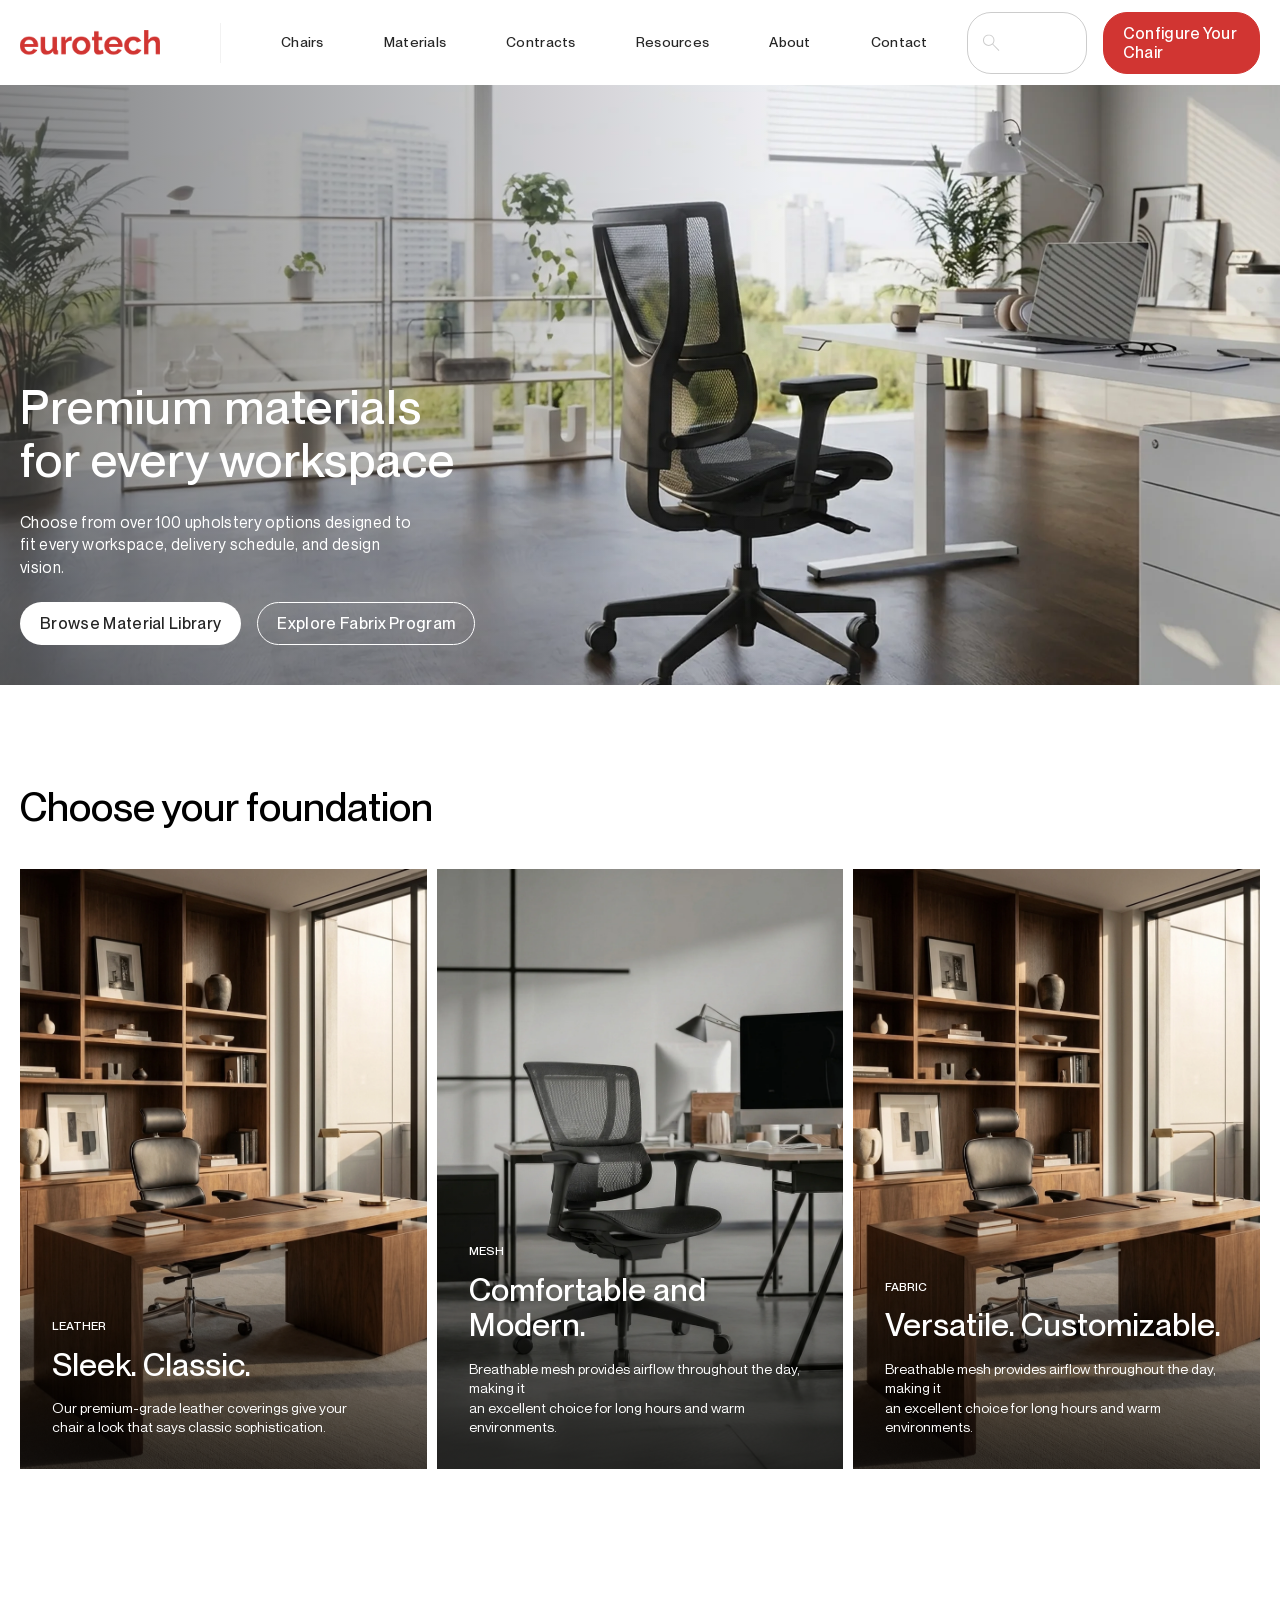
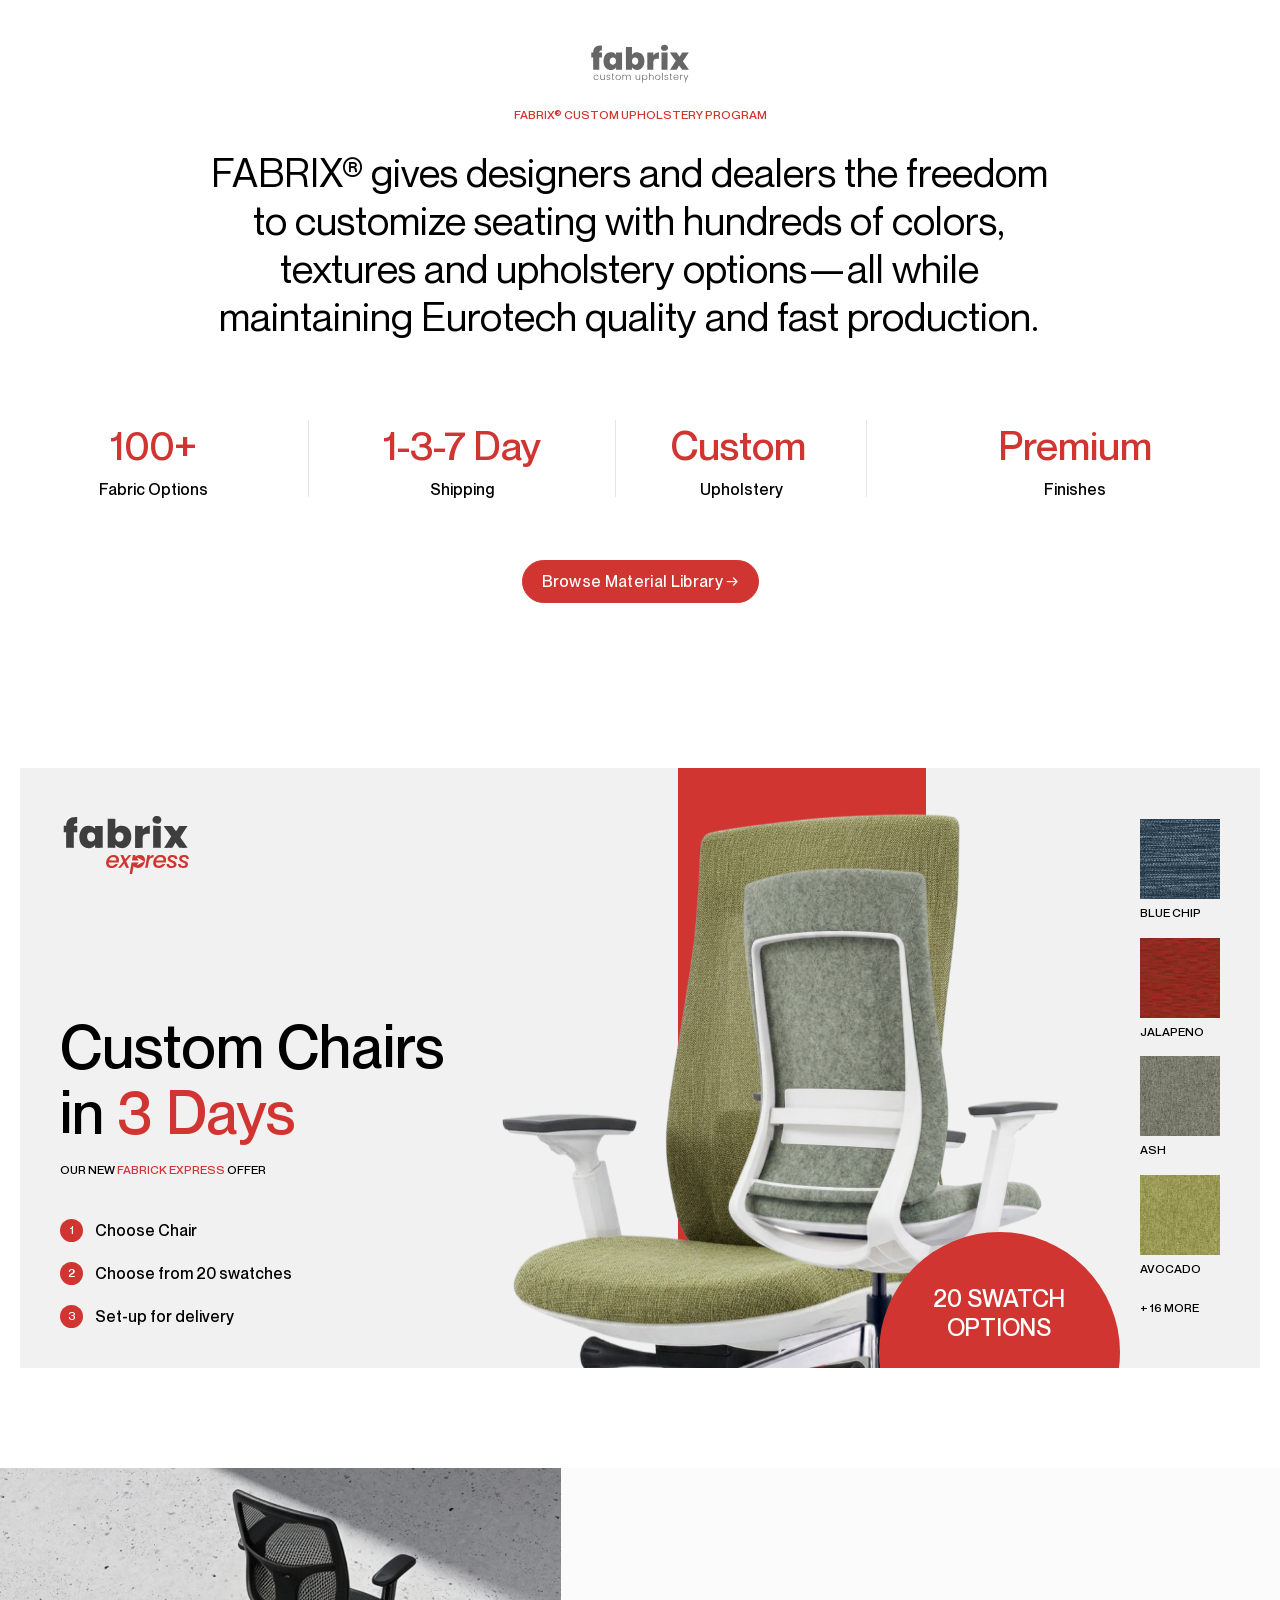
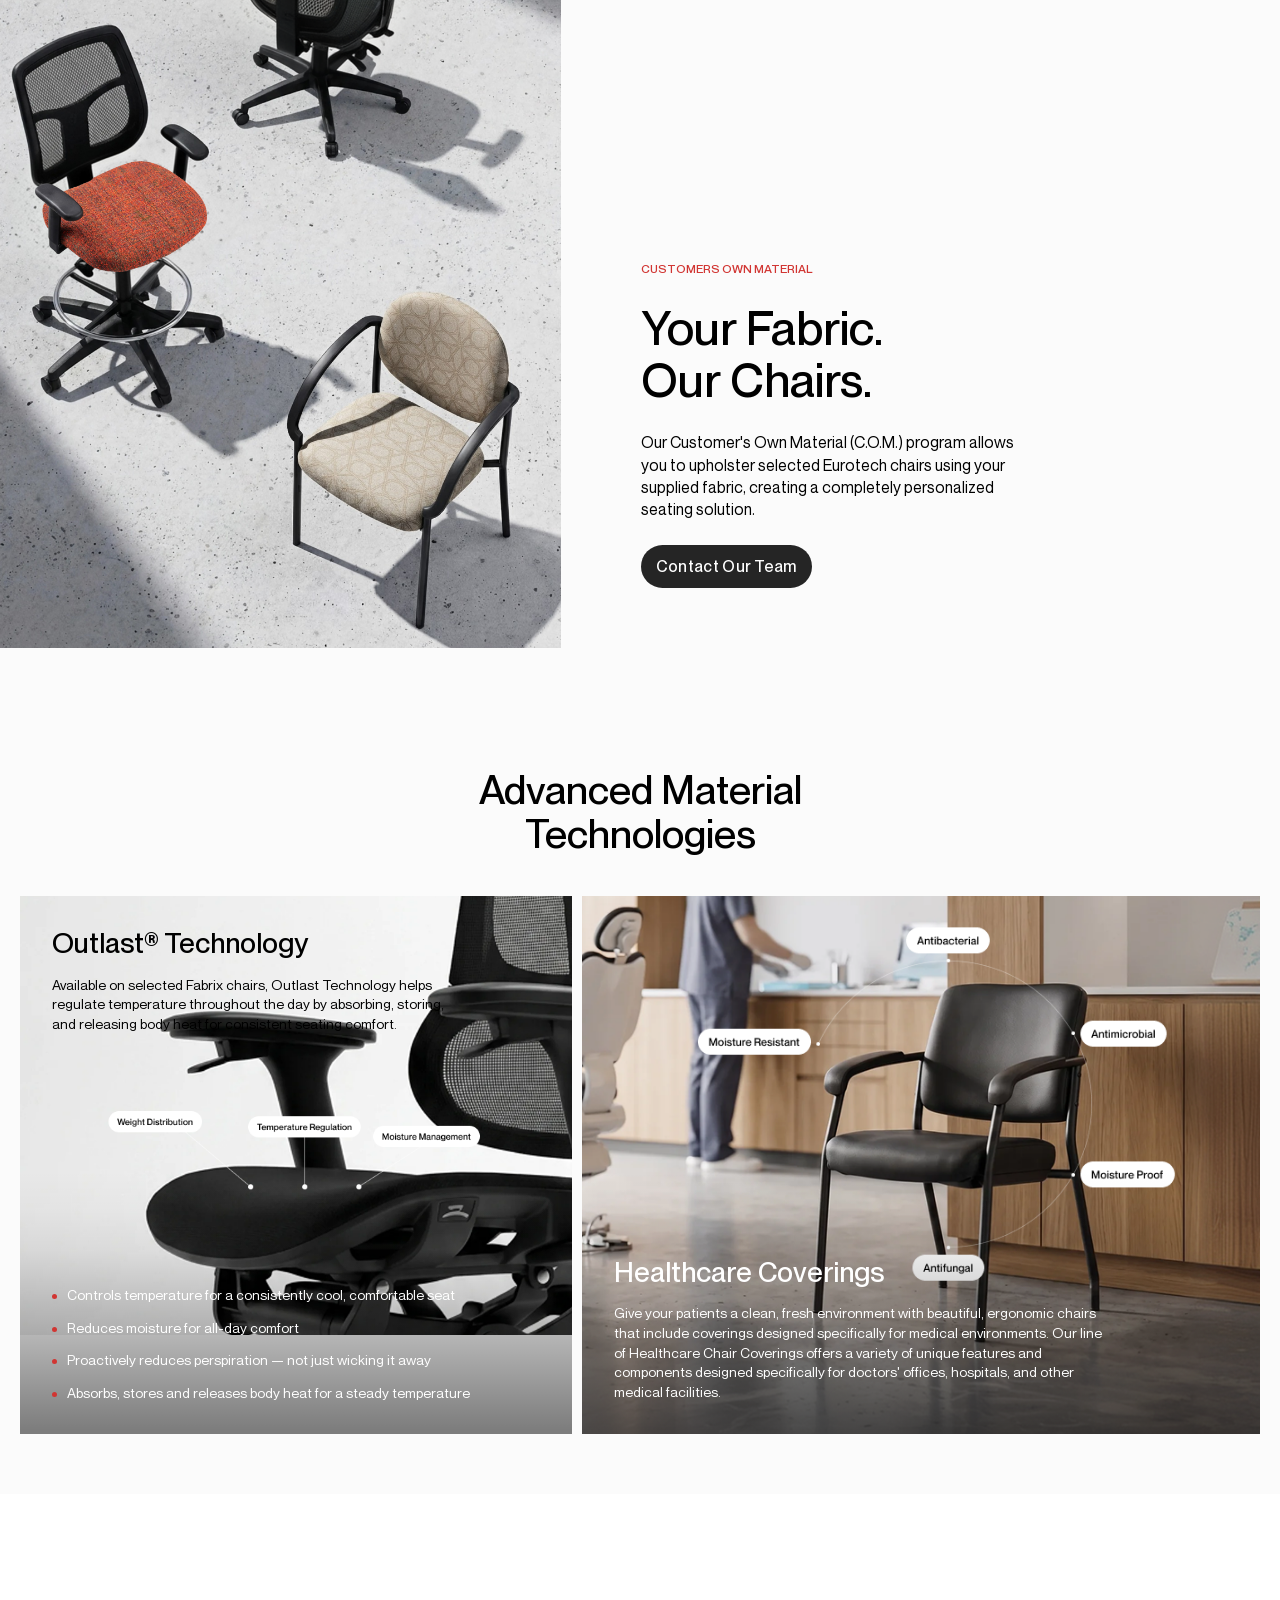
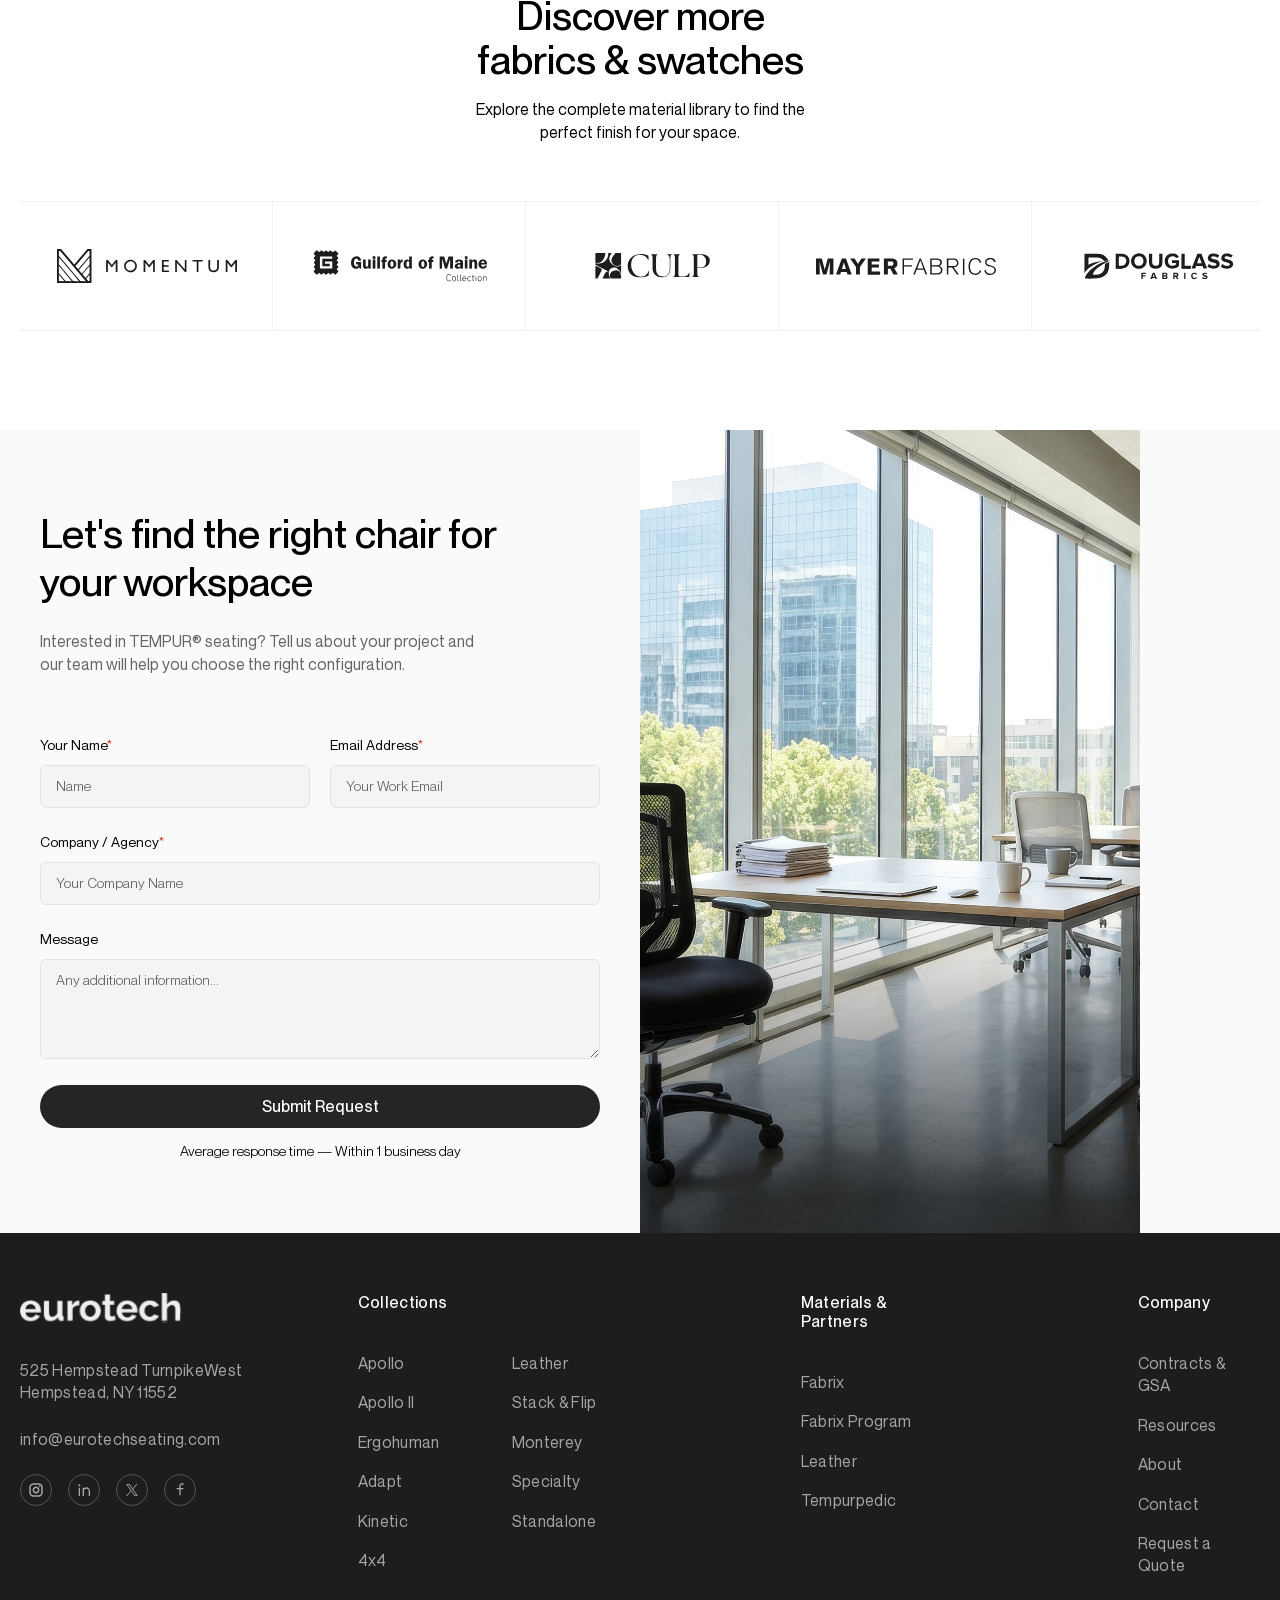
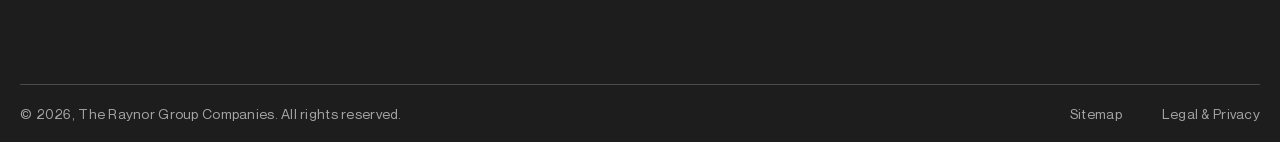
<file: material.html>
<!DOCTYPE html>
<html lang="en">

<head>
    <meta charset="UTF-8">
    <meta name="viewport" content="width=device-width, initial-scale=1.0">
    <title>HOME | Splash Eurotech Seating</title>
    <link rel="stylesheet" href="assets/css/fonts.css">
    <link rel="stylesheet" href="assets/css/swiper-bundle.min.css">
    <link rel="stylesheet" href="assets/css/main.css">
    <link rel="stylesheet" href="assets/css/contaracts.css">
    <link rel="stylesheet" href="assets/css/style.css">
    <link rel="stylesheet" href="assets/css/material.css">

</head>

<body>
    <header class="header-site">
        <div class="container">
            <div class="header-inner">
                <div class="header-left">
                    <div class="header-logo">
                        <a href="index.html">
                            <img src="assets/images/logo.svg" alt="">
                        </a>
                    </div>
                    <div class="header-line-space"></div>
                    <div class="header-menu">
                        <nav>
                            <ul>
                                <li class="has-mega-menu">
                                    <a href="#">Chairs</a>

                                    <div class="mega-menu ">
                                        <div class="container">
                                            <div class="mega-menu-wrap">
                                                <div class="mega-menu-inner">
                                                    <div class="mega-menu-links">
                                                        <div class="mega-menu-column">
                                                            <a href="#" class="mega-menu-heading">
                                                                Browse by Collection
                                                                <span>
                                                                    <svg width="5" height="9" viewBox="0 0 5 9"
                                                                        fill="none" xmlns="http://www.w3.org/2000/svg">
                                                                        <path
                                                                            d="M-0.000107288 0.706667L0.707226 9.53674e-07L4.55989 3.85133C4.622 3.91305 4.67128 3.98643 4.70491 4.06726C4.73855 4.1481 4.75586 4.23478 4.75586 4.32233C4.75586 4.40988 4.73855 4.49657 4.70491 4.5774C4.67128 4.65824 4.622 4.73162 4.55989 4.79333L0.707226 8.64667L0.00055933 7.94L3.61656 4.32333L-0.000107288 0.706667Z"
                                                                            fill="#D13532" />
                                                                    </svg>
                                                                </span>
                                                            </a>
                                                            <ul>
                                                                <li><a href="#">Apollo</a></li>
                                                                <li><a href="#">Apollo II</a></li>
                                                                <li><a href="#">Ergohuman</a></li>
                                                                <li><a href="#">Adapt</a></li>
                                                                <li><a href="#">Kinetic</a></li>
                                                                <li><a href="#">4x4</a></li>
                                                                <li><a href="#">Leather</a></li>
                                                                <li><a href="#">Stack & Flip</a></li>
                                                                <li><a href="#">Monterey</a></li>
                                                                <li><a href="#">Specialty</a></li>
                                                                <li><a href="#">Standalone</a></li>
                                                            </ul>
                                                        </div>

                                                        <div class="mega-menu-column">
                                                            <a href="#" class="mega-menu-heading">
                                                                Browse by Setting
                                                                <span>
                                                                    <svg width="5" height="9" viewBox="0 0 5 9"
                                                                        fill="none" xmlns="http://www.w3.org/2000/svg">
                                                                        <path
                                                                            d="M-0.000107288 0.706667L0.707226 9.53674e-07L4.55989 3.85133C4.622 3.91305 4.67128 3.98643 4.70491 4.06726C4.73855 4.1481 4.75586 4.23478 4.75586 4.32233C4.75586 4.40988 4.73855 4.49657 4.70491 4.5774C4.67128 4.65824 4.622 4.73162 4.55989 4.79333L0.707226 8.64667L0.00055933 7.94L3.61656 4.32333L-0.000107288 0.706667Z"
                                                                            fill="#D13532" />
                                                                    </svg>
                                                                </span>
                                                            </a>

                                                            <ul>
                                                                <li><a href="#">Office</a></li>
                                                                <li><a href="#">Healthcare</a></li>
                                                                <li><a href="#">Education</a></li>
                                                                <li><a href="#">Conference</a></li>
                                                                <li><a href="#">Executive</a></li>
                                                                <li><a href="#">Guest / Lounge</a></li>
                                                            </ul>
                                                        </div>

                                                        <div class="mega-menu-column">
                                                            <div class="mega-menu-heading">
                                                                Featured
                                                            </div>

                                                            <ul>
                                                                <li><a href="#">Configure a Chair</a></li>
                                                                <li><a href="#">Materials Library</a></li>
                                                            </ul>
                                                        </div>

                                                    </div>
                                                    <div class="mega-menu-banners ">

                                                        <a href="#" class="mega-menu-card title-black">
                                                            <div class="mega-menu-image">
                                                                <img src="assets/images/Apollo-Collection-Image.png"
                                                                    alt="Apollo Collection">
                                                            </div>

                                                            <span class="mega-menu-card-title ">
                                                                Apollo Collection
                                                            </span>
                                                        </a>

                                                        <a href="#" class="mega-menu-card title-white">
                                                            <div class="mega-menu-image">
                                                                <img src="assets/images/Latest-News-Image.png"
                                                                    alt="Latest News">
                                                            </div>

                                                            <span class="mega-menu-card-title ">
                                                                Latest News
                                                            </span>
                                                        </a>

                                                    </div>
                                                </div>
                                            </div>

                                        </div>
                                    </div>
                                </li>
                                <li class="has-mega-menu">
                                    <a href="#">Materials</a>

                                    <div class="mega-menu ">
                                        <div class="container">
                                            <div class="mega-menu-wrap">
                                                <div class="mega-menu-materials">
                                                    <a href="#" class="material-menu-card">
                                                        <div class="material-menu-image">
                                                            <img class="image"
                                                                src="assets/images/Materials-Overview-Image.png"
                                                                alt="Overview">
                                                        </div>

                                                        <div class="material-menu-content">
                                                            <div class="material-menu-title">
                                                                Overview
                                                                <span class="material-menu-arrow">
                                                                    <svg width="5" height="9" viewBox="0 0 5 9"
                                                                        fill="none" xmlns="http://www.w3.org/2000/svg">
                                                                        <path
                                                                            d="M-0.000107288 0.706667L0.707226 9.53674e-07L4.55989 3.85133C4.622 3.91305 4.67128 3.98643 4.70491 4.06726C4.73855 4.1481 4.75586 4.23478 4.75586 4.32233C4.75586 4.40988 4.73855 4.49657 4.70491 4.5774C4.67128 4.65824 4.622 4.73162 4.55989 4.79333L0.707226 8.64667L0.00055933 7.94L3.61656 4.32333L-0.000107288 0.706667Z"
                                                                            fill="#D13532" />
                                                                    </svg>
                                                                </span>
                                                            </div>
                                                            <p class="material-menu-description">
                                                                Explore all options
                                                            </p>
                                                        </div>
                                                    </a>
                                                    <a href="#" class="material-menu-card">
                                                        <div class="material-menu-image">
                                                            <img class="image"
                                                                src="assets/images/Materials-Fabrix-Image.png"
                                                                alt="Fabric Program">
                                                            <img src="assets/images/fabrix-logo.svg" alt=""
                                                                class="card-logo">
                                                        </div>
                                                        <div class="material-menu-content">
                                                            <div class="material-menu-title">
                                                                Fabric Program
                                                                <span class="material-menu-arrow">
                                                                    <svg width="5" height="9" viewBox="0 0 5 9"
                                                                        fill="none" xmlns="http://www.w3.org/2000/svg">
                                                                        <path
                                                                            d="M-0.000107288 0.706667L0.707226 9.53674e-07L4.55989 3.85133C4.622 3.91305 4.67128 3.98643 4.70491 4.06726C4.73855 4.1481 4.75586 4.23478 4.75586 4.32233C4.75586 4.40988 4.73855 4.49657 4.70491 4.5774C4.67128 4.65824 4.622 4.73162 4.55989 4.79333L0.707226 8.64667L0.00055933 7.94L3.61656 4.32333L-0.000107288 0.706667Z"
                                                                            fill="#D13532" />
                                                                    </svg>
                                                                </span>
                                                            </div>
                                                            <p class="material-menu-description">
                                                                Upholstery solutions
                                                            </p>
                                                        </div>
                                                    </a>
                                                    <a href="#" class="material-menu-card">
                                                        <div class="material-menu-image">
                                                            <img class="image"
                                                                src="assets/images/Materials-Libary-Image.png"
                                                                alt="Material Library">
                                                        </div>
                                                        <div class="material-menu-content">
                                                            <div class="material-menu-title">
                                                                Material Library
                                                                <span class="material-menu-arrow">
                                                                    <svg width="5" height="9" viewBox="0 0 5 9"
                                                                        fill="none" xmlns="http://www.w3.org/2000/svg">
                                                                        <path
                                                                            d="M-0.000107288 0.706667L0.707226 9.53674e-07L4.55989 3.85133C4.622 3.91305 4.67128 3.98643 4.70491 4.06726C4.73855 4.1481 4.75586 4.23478 4.75586 4.32233C4.75586 4.40988 4.73855 4.49657 4.70491 4.5774C4.67128 4.65824 4.622 4.73162 4.55989 4.79333L0.707226 8.64667L0.00055933 7.94L3.61656 4.32333L-0.000107288 0.706667Z"
                                                                            fill="#D13532" />
                                                                    </svg>
                                                                </span>
                                                            </div>
                                                            <p class="material-menu-description">
                                                                Browse fabrics &amp; mesh
                                                            </p>
                                                        </div>
                                                    </a>
                                                    <a href="#" class="material-menu-card">
                                                        <div class="material-menu-image">
                                                            <img class="image"
                                                                src="assets/images/Materials-Tempur-Image.png"
                                                                alt="TEMPUR">
                                                            <img src="assets/images/tempur-logo.svg" alt=""
                                                                class="card-logo">
                                                        </div>
                                                        <div class="material-menu-content">
                                                            <div class="material-menu-title">
                                                                TEMPUR®
                                                                <span class="material-menu-arrow">
                                                                    <svg width="5" height="9" viewBox="0 0 5 9"
                                                                        fill="none" xmlns="http://www.w3.org/2000/svg">
                                                                        <path
                                                                            d="M-0.000107288 0.706667L0.707226 9.53674e-07L4.55989 3.85133C4.622 3.91305 4.67128 3.98643 4.70491 4.06726C4.73855 4.1481 4.75586 4.23478 4.75586 4.32233C4.75586 4.40988 4.73855 4.49657 4.70491 4.5774C4.67128 4.65824 4.622 4.73162 4.55989 4.79333L0.707226 8.64667L0.00055933 7.94L3.61656 4.32333L-0.000107288 0.706667Z"
                                                                            fill="#D13532" />
                                                                    </svg>
                                                                </span>
                                                            </div>
                                                            <p class="material-menu-description">
                                                                Pressure-relieving seat technology
                                                            </p>
                                                        </div>
                                                    </a>
                                                </div>
                                            </div>
                                        </div>
                                    </div>
                                </li>
                                <li><a href="#">Contracts</a></li>
                                <li><a href="#">Resources</a></li>
                                <li><a href="#">About</a></li>
                                <li><a href="#">Contact</a></li>
                            </ul>
                        </nav>
                    </div>
                </div>
                <div class="header-right">
                    <div class="header-search">
                        <div class="search-icon">
                            <svg width="17" height="17" viewBox="0 0 17 17" fill="none"
                                xmlns="http://www.w3.org/2000/svg">
                                <path
                                    d="M15.677 16.385L9.415 10.123C8.915 10.549 8.34 10.8787 7.69 11.112C7.04 11.3453 6.38667 11.462 5.73 11.462C4.13133 11.462 2.77667 10.9067 1.666 9.796C0.555333 8.68467 0 7.32967 0 5.731C0 4.13233 0.555333 2.77767 1.666 1.667C2.77667 0.556334 4.13133 0.000667266 5.73 5.99161e-07C7.32867 -0.000666067 8.68367 0.555 9.795 1.667C10.9063 2.779 11.4617 4.13367 11.461 5.731C11.461 6.42567 11.338 7.098 11.092 7.748C10.846 8.398 10.5227 8.954 10.122 9.416L16.384 15.677L15.677 16.385ZM5.731 10.461C7.05767 10.461 8.17767 10.0043 9.091 9.091C10.0043 8.17767 10.461 7.05733 10.461 5.73C10.461 4.40267 10.0043 3.28267 9.091 2.37C8.17767 1.45733 7.05767 1.00067 5.731 1C4.40433 0.999334 3.284 1.456 2.37 2.37C1.456 3.284 0.999333 4.404 1 5.73C1.00067 7.056 1.45733 8.176 2.37 9.09C3.28267 10.004 4.40267 10.4607 5.73 10.46"
                                    fill="currentColor" />
                            </svg>
                        </div>
                        <input type="text" name="search" id="search">
                    </div>
                    <a href="#" class="btn btn-primary">Configure Your Chair</a>
                </div>
            </div>
        </div>
    </header>
    <main>
        <section class="hero-sec material-hero"
            style="background: url(assets/images/material/hero.png) no-repeat center / cover;">
            <div class="container">
                <div class="hero-main">
                    <h1 class="hero-heading">Premium materials for every workspace</h1>
                    <div class="hero-desc">
                        <p>Choose from over 100 upholstery options designed to fit every workspace, delivery schedule,
                            and design vision.</p>
                    </div>
                    <div class="hero-buttons">
                        <a href="#" class="btn btn-white">Browse Material Library</a>
                        <a href="#" class="btn btn-white-secondary">Explore Fabrix Program</a>
                    </div>
                </div>
            </div>
        </section>
        <section class="material-foundation-sec">
            <div class="container">
                <div class="material-foundation__header">
                    <h2 class="material-foundation__heading">Choose your foundation</h2>
                </div>
                <div class="collection-list">
                    <div class="collection-card">
                        <img src="assets/images/material/foundation-1.png" alt="" class="card-img">
                        <div class="card-content">
                            <div class="card-category">Leather</div>
                            <h3 class="card-title">
                                <a href="#">
                                    Sleek. Classic.
                                </a>
                            </h3>
                            <div class="card-desc">
                                <p>Our premium-grade leather coverings give your <br> chair a look that says classic
                                    sophistication. </p>
                            </div>
                            <a href="#" class="card-link">
                                <span>View the foundation</span>
                                <svg width="20" height="20" viewBox="0 0 20 20" fill="none"
                                    xmlns="http://www.w3.org/2000/svg">
                                    <path
                                        d="M4.2 9.99878L14.4083 9.99878L10.0333 5.62378L10.5833 4.99878L16 10.4154L10.5833 15.8321L10.0333 15.2071L14.4083 10.8321L4.2 10.8321L4.2 9.99878Z"
                                        fill="currentColor" />
                                </svg>
                            </a>
                        </div>
                    </div>
                    <div class="collection-card">
                        <img src="assets/images/material/foundation-2.png" alt="" class="card-img">
                        <div class="card-content">
                            <div class="card-category">Mesh</div>
                            <h3 class="card-title">
                                <a href="#">
                                    Comfortable and Modern.
                                </a>
                            </h3>
                            <div class="card-desc">
                                <p>Breathable mesh provides airflow throughout the day, making it <br> an excellent
                                    choice for long hours and warm environments.</p>
                            </div>
                            <a href="#" class="card-link">
                                <span>View the foundation</span>
                                <svg width="20" height="20" viewBox="0 0 20 20" fill="none"
                                    xmlns="http://www.w3.org/2000/svg">
                                    <path
                                        d="M4.2 9.99878L14.4083 9.99878L10.0333 5.62378L10.5833 4.99878L16 10.4154L10.5833 15.8321L10.0333 15.2071L14.4083 10.8321L4.2 10.8321L4.2 9.99878Z"
                                        fill="currentColor" />
                                </svg>
                            </a>
                        </div>
                    </div>
                    <div class="collection-card">
                        <img src="assets/images/material/foundation-1.png" alt="" class="card-img">
                        <div class="card-content">
                            <div class="card-category">Fabric</div>
                            <h3 class="card-title">
                                <a href="#">
                                    Versatile. Customizable.
                                </a>
                            </h3>
                            <div class="card-desc">
                                <p>Breathable mesh provides airflow throughout the day, making it <br> an excellent
                                    choice for long hours and warm environments.</p>
                            </div>
                            <a href="#" class="card-link">
                                <span>View the foundation</span>
                                <svg width="20" height="20" viewBox="0 0 20 20" fill="none"
                                    xmlns="http://www.w3.org/2000/svg">
                                    <path
                                        d="M4.2 9.99878L14.4083 9.99878L10.0333 5.62378L10.5833 4.99878L16 10.4154L10.5833 15.8321L10.0333 15.2071L14.4083 10.8321L4.2 10.8321L4.2 9.99878Z"
                                        fill="currentColor" />
                                </svg>
                            </a>
                        </div>
                    </div>


                </div>
            </div>
        </section>
        <section class="material-brow-sec">
            <div class="container">
                <div class="material-brow-main">
                    <div class="material-brow-content">
                        <div>
                            <img src="assets/images/material/fabrix.svg" alt="" class="brow-img">
                        </div>
                        <div class="material-brow-content__text">
                            <span>FABRIX® Custom Upholstery Program</span>
                        </div>
                        <div class="material-brow-content__title">
                            <h2>FABRIX® gives designers and dealers the freedom to
                                customize seating with hundreds of colors, textures and upholstery options—all while
                                maintaining Eurotech quality and fast production.</h2>
                        </div>
                    </div>
                    <div class="material-brow-cards">
                        <div class="material-brow-cards-item">
                            <div class="material-brow-cards-item-title">
                                <p>100+</p>
                            </div>
                            <div class="material-brow-cards-des">
                                <p>Fabric Options</p>
                            </div>
                        </div>
                        <div class="material-brow-cards-item">
                            <div class="material-brow-cards-item-title">
                                <p>1-3-7 Day</p>
                            </div>
                            <div class="material-brow-cards-des">
                                <p>Shipping</p>
                            </div>
                        </div>
                        <div class="material-brow-cards-item">
                            <div class="material-brow-cards-item-title">
                                <p>Custom</p>
                            </div>
                            <div class="material-brow-cards-des">
                                <p>Upholstery</p>
                            </div>
                        </div>
                        <div class="material-brow-cards-item">
                            <div class="material-brow-cards-item-title">
                                <p>Premium</p>
                            </div>
                            <div class="material-brow-cards-des">
                                <p>Finishes</p>
                            </div>
                        </div>

                    </div>
                    <a href="#" class="btn btn-primary">Browse Material Library →</a>

                </div>
            </div>
        </section>
        <section class="material-express-sec">
            <div class="container">
                <div class="material-express-main">
                    <div class="material-express-row">
                        <div class="material-express-left">
                            <img src="./assets/images/material/express.svg" />
                            <div class="material-express-left__content">
                                <h2>Custom Chairs in <span class="highlight">3 Days</span></h2>
                                <div class="material-express-left__content--des">
                                    <p>
                                        Our new <span class="highlight">fabrick express</span> offer
                                    </p>
                                </div>
                                <div class="list-content">
                                    <div class="content-item">
                                        <div class="content-item-circle">1</div>
                                        <div class="content-item-title">
                                            <p>Choose Chair</p>
                                        </div>
                                    </div>
                                    <div class="content-item">
                                        <div class="content-item-circle">2</div>
                                        <div class="content-item-title">
                                            <p>Choose from 20 swatches</p>
                                        </div>
                                    </div>
                                    <div class="content-item">
                                        <div class="content-item-circle">3</div>
                                        <div class="content-item-title">
                                            <p>Set-up for delivery</p>
                                        </div>
                                    </div>
                                </div>
                            </div>
                        </div>
                        <div class="material-express-center">
                            <div class="block-line"></div>
                            <div class="block-image-left">
                                <img src="./assets/images/material/express-1.png" />
                            </div>
                            <div class="block-image-right">
                                <img src="./assets/images/material/express-2.png" />
                            </div>
                            <div class="block-circle">
                                <p>
                                    20 swatch options

                                </p>
                            </div>
                        </div>
                        <div class="material-express-right">
                            <div class="material-express-right-item">
                                <img src="./assets/images/material-library/blue-chip.png" />
                                <p>Blue Chip</p>
                            </div>
                            <div class="material-express-right-item">
                                <img src="./assets/images/material-library/jalapeno.png" />
                                <p>Jalapeno</p>
                            </div>
                            <div class="material-express-right-item">
                                <img src="./assets/images/material-library/áh.png" />
                                <p>Ash</p>
                            </div>
                            <div class="material-express-right-item">
                                <img src="./assets/images/material-library/avocado.png" />
                                <p>Avocado</p>
                            </div>
                            <div class="material-express-right-item">
                                <p>+ 16 MORE</p>
                            </div>
                        </div>
                    </div>
                </div>
            </div>
        </section>
        <section class="material-our-sec">
            <div class="material-our-chair">
                <div class="material-our-chair-left">
                    <img src="./assets/images/material/our-chair.png" alt="our chair image">
                </div>
                <div class="material-our-chair-right">
                    <span>Customers own material</span>
                    <h2>
                        Your Fabric. Our Chairs.
                    </h2>
                    <p>
                        Our Customer's Own Material (C.O.M.) program allows you to upholster selected Eurotech chairs
                        using your supplied fabric, creating a completely personalized seating solution.
                    </p>
                    <a href="#" class=" btn btn-black">Contact Our Team</a>
                </div>
            </div>
            <div class="container">
                <div class="material-our-tech-title">
                    <h2>Advanced Material Technologies</h2>
                </div>
                <div class="material-our-tech">
                    <div class="material-our-tech-left">
                        <div class="material-our-tech-left__image">
                            <img src="assets/images/material/tech-left.png" alt="Outlast Technology">
                        </div>
                        <div class="material-our-tech-left__row">
                            <div class="material-our-tech-left__title">
                                <h3>Outlast® Technology</h3>
                                <p>Available on selected Fabrix chairs, Outlast Technology helps regulate temperature
                                    throughout the day by absorbing, storing, and releasing body heat for consistent
                                    seating
                                    comfort.</p>
                            </div>
                            <div class="material-our-tech-left__content">
                                <ul>
                                    <li>Controls temperature for a consistently cool, comfortable seat</li>
                                    <li>Reduces moisture for all-day comfort</li>
                                    <li>Proactively reduces perspiration — not just wicking it away</li>
                                    <li>Absorbs, stores and releases body heat for a steady temperature</li>
                                </ul>
                            </div>
                        </div>

                    </div>
                    <div class="material-our-tech-right">
                        <div class="material-our-tech-right__image">
                            <img src="assets/images/material/tech-right.png" alt="Outlast Technology">
                        </div>
                        <div class="material-our-tech-right-content">
                            <h3>Healthcare Coverings</h3>
                            <p>Give your patients a clean, fresh environment with beautiful, ergonomic chairs that
                                include coverings designed specifically for medical environments. Our line of Healthcare
                                Chair Coverings offers a variety of unique features and components designed specifically
                                for doctors' offices, hospitals, and other medical facilities. </p>
                        </div>
                    </div>
                </div>

            </div>
        </section>
        <section class="material-more-sec">
            <div class="container">
                <div class="material-more-content">
                    <h2>Discover more fabrics & swatches</h2>
                    <div class="material-more-content-desc">
                        <p>Explore the complete material library to find the perfect finish for your space.</p>
                    </div>
                </div>
                <div class="material-more-slide">
                    <div class="material-more-slide-track">

                        <!-- Group 1 -->
                        <div class="material-more-slide-item">
                            <img src="./assets/images/material/momen.svg" alt="image slide">
                        </div>
                        <div class="material-more-slide-item">
                            <img src="./assets/images/material/gui.svg" alt="image slide">
                        </div>
                        <div class="material-more-slide-item">
                            <img src="./assets/images/material/cul.svg" alt="image slide">
                        </div>
                        <div class="material-more-slide-item">
                            <img src="./assets/images/material/mayer.svg" alt="image slide">
                        </div>
                        <div class="material-more-slide-item">
                            <img src="./assets/images/material/dou.svg" alt="image slide">
                        </div>
                        <div class="material-more-slide-item">
                            <img src="./assets/images/material/mit.svg" alt="image slide">
                        </div>

                        <!-- Group 2 -->
                        <div class="material-more-slide-item">
                            <img src="./assets/images/material/momen.svg" alt="image slide">
                        </div>
                        <div class="material-more-slide-item">
                            <img src="./assets/images/material/gui.svg" alt="image slide">
                        </div>
                        <div class="material-more-slide-item">
                            <img src="./assets/images/material/cul.svg" alt="image slide">
                        </div>
                        <div class="material-more-slide-item">
                            <img src="./assets/images/material/mayer.svg" alt="image slide">
                        </div>
                        <div class="material-more-slide-item">
                            <img src="./assets/images/material/dou.svg" alt="image slide">
                        </div>
                        <div class="material-more-slide-item">
                            <img src="./assets/images/material/mit.svg" alt="image slide">
                        </div>

                    </div>
                </div>
            </div>
        </section>
        <section class="cta-contact-sec">
            <div class="container">
                <div class="cta-contact__inner">
                    <div class="cta-contact__left">
                        <div class="cta-contact__content">
                            <h2 class="section-heading cta-contact__heading">Let's find the right chair for your
                                workspace
                            </h2>
                            <div class="cta-contact__desc">
                                <p>Interested in TEMPUR® seating? Tell us about your project and our team will help you
                                    choose the right configuration.</p>
                            </div>
                            <div class="cta-contact__form">
                                <form action="">
                                    <div class="form-wrapper">
                                        <div class="form-row">
                                            <div class="form-group">
                                                <label for="name" class="form-label">Your Name<span>*</span></label>
                                                <input type="text" name="name" placeholder="Name">
                                            </div>
                                            <div class="form-group">
                                                <label for="email" class="form-label">Email
                                                    Address<span>*</span></label>
                                                <input type="email" name="email" placeholder="Your Work Email">
                                            </div>
                                        </div>
                                        <div class="form-group">
                                            <label for="name" class="form-label">Company / Agency<span>*</span></label>
                                            <input type="text" name="company name" placeholder="Your Company Name">
                                        </div>
                                        <div class="form-group">
                                            <label for="name" class="form-label">Message</label>
                                            <textarea name="message" id="message"
                                                placeholder="Any additional information..."></textarea>
                                        </div>

                                    </div>
                                    <div class="form-footer">
                                        <input type="submit" value="Submit Request">
                                    </div>
                                </form>
                                <div class="form-note">Average response time — Within 1 business day</div>
                            </div>
                        </div>
                    </div>
                    <div class="cta-contact__right">
                        <div class="cta-contact__image">
                            <img src="assets/images/cta-contact-img.png" alt="">
                        </div>
                    </div>
                </div>
            </div>
        </section>
    </main>

    <footer class="footer-site">
        <div class="container">
            <div class="footer-top">
                <div class="footer-left">
                    <div class="footer-logo">
                        <a href="index.html">
                            <img src="assets/images/logo-white.svg" alt="">
                        </a>
                    </div>
                    <p class="footer-address">525 Hempstead TurnpikeWest Hempstead, NY 11552</p>
                    <a class="footer-email" href="mailto:info@eurotechseating.com">info@eurotechseating.com</a>
                    <div class="footer-socials">
                        <a href="#">
                            <img src="assets/images/iconoir_instagram.svg" alt="">
                        </a>
                        <a href="#">
                            <img src="assets/images/ri_linkedin-line.svg" alt="">
                        </a>
                        <a href="#">
                            <img src="assets/images/bxl_twitter-x.svg" alt="">
                        </a>
                        <a href="#">
                            <img src="assets/images/ri_facebook-line.svg" alt="">
                        </a>
                    </div>
                </div>
                <div class="footer-right">
                    <div class="footer-menus">
                        <div class="footer-links">
                            <div class="footer-link-title">Collections</div>
                            <ul>
                                <li>
                                    <a href="#">Apollo</a>
                                </li>
                                <li>
                                    <a href="#">Apollo II</a>
                                </li>
                                <li>
                                    <a href="#">Ergohuman</a>
                                </li>
                                <li>
                                    <a href="#">Adapt</a>
                                </li>
                                <li>
                                    <a href="#">Kinetic</a>
                                </li>
                                <li>
                                    <a href="#">4x4</a>
                                </li>
                                <li>
                                    <a href="#">Leather</a>
                                </li>
                                <li>
                                    <a href="#">Stack & Flip</a>
                                </li>
                                <li>
                                    <a href="#">Monterey</a>
                                </li>
                                <li>
                                    <a href="#">Specialty</a>
                                </li>
                                <li>
                                    <a href="#">Standalone</a>
                                </li>
                            </ul>
                        </div>
                        <div class="footer-links">
                            <div class="footer-link-title">Materials & Partners</div>
                            <ul>
                                <li>
                                    <a href="#">Fabrix</a>
                                </li>
                                <li>
                                    <a href="#">Fabrix Program</a>
                                </li>
                                <li>
                                    <a href="#">Leather</a>
                                </li>
                                <li>
                                    <a href="#">Tempurpedic</a>
                                </li>
                            </ul>
                        </div>
                        <div class="footer-links">
                            <div class="footer-link-title">Company</div>
                            <ul>
                                <li>
                                    <a href="#">Contracts & GSA</a>
                                </li>
                                <li>
                                    <a href="#">Resources</a>
                                </li>
                                <li>
                                    <a href="#">About</a>
                                </li>
                                <li>
                                    <a href="#">Contact</a>
                                </li>
                                <li>
                                    <a href="#">Request a Quote</a>
                                </li>
                            </ul>
                        </div>
                    </div>
                </div>
            </div>
            <div class="footer-bottom">
                <div class="footer-copyright">© 2026, The Raynor Group Companies. All rights reserved.</div>
                <div class="footer-bottom-links">
                    <a href="#">Sitemap</a>
                    <a href="#">Legal & Privacy</a>
                </div>
            </div>
        </div>
    </footer>
    <script src="assets/js/jquery-3.7.1.min.js"></script>
    <script src="assets/js/swiper-bundle.min.js"></script>
    <script src="assets/js/main.js"></script>
</body>

</html>
</file>
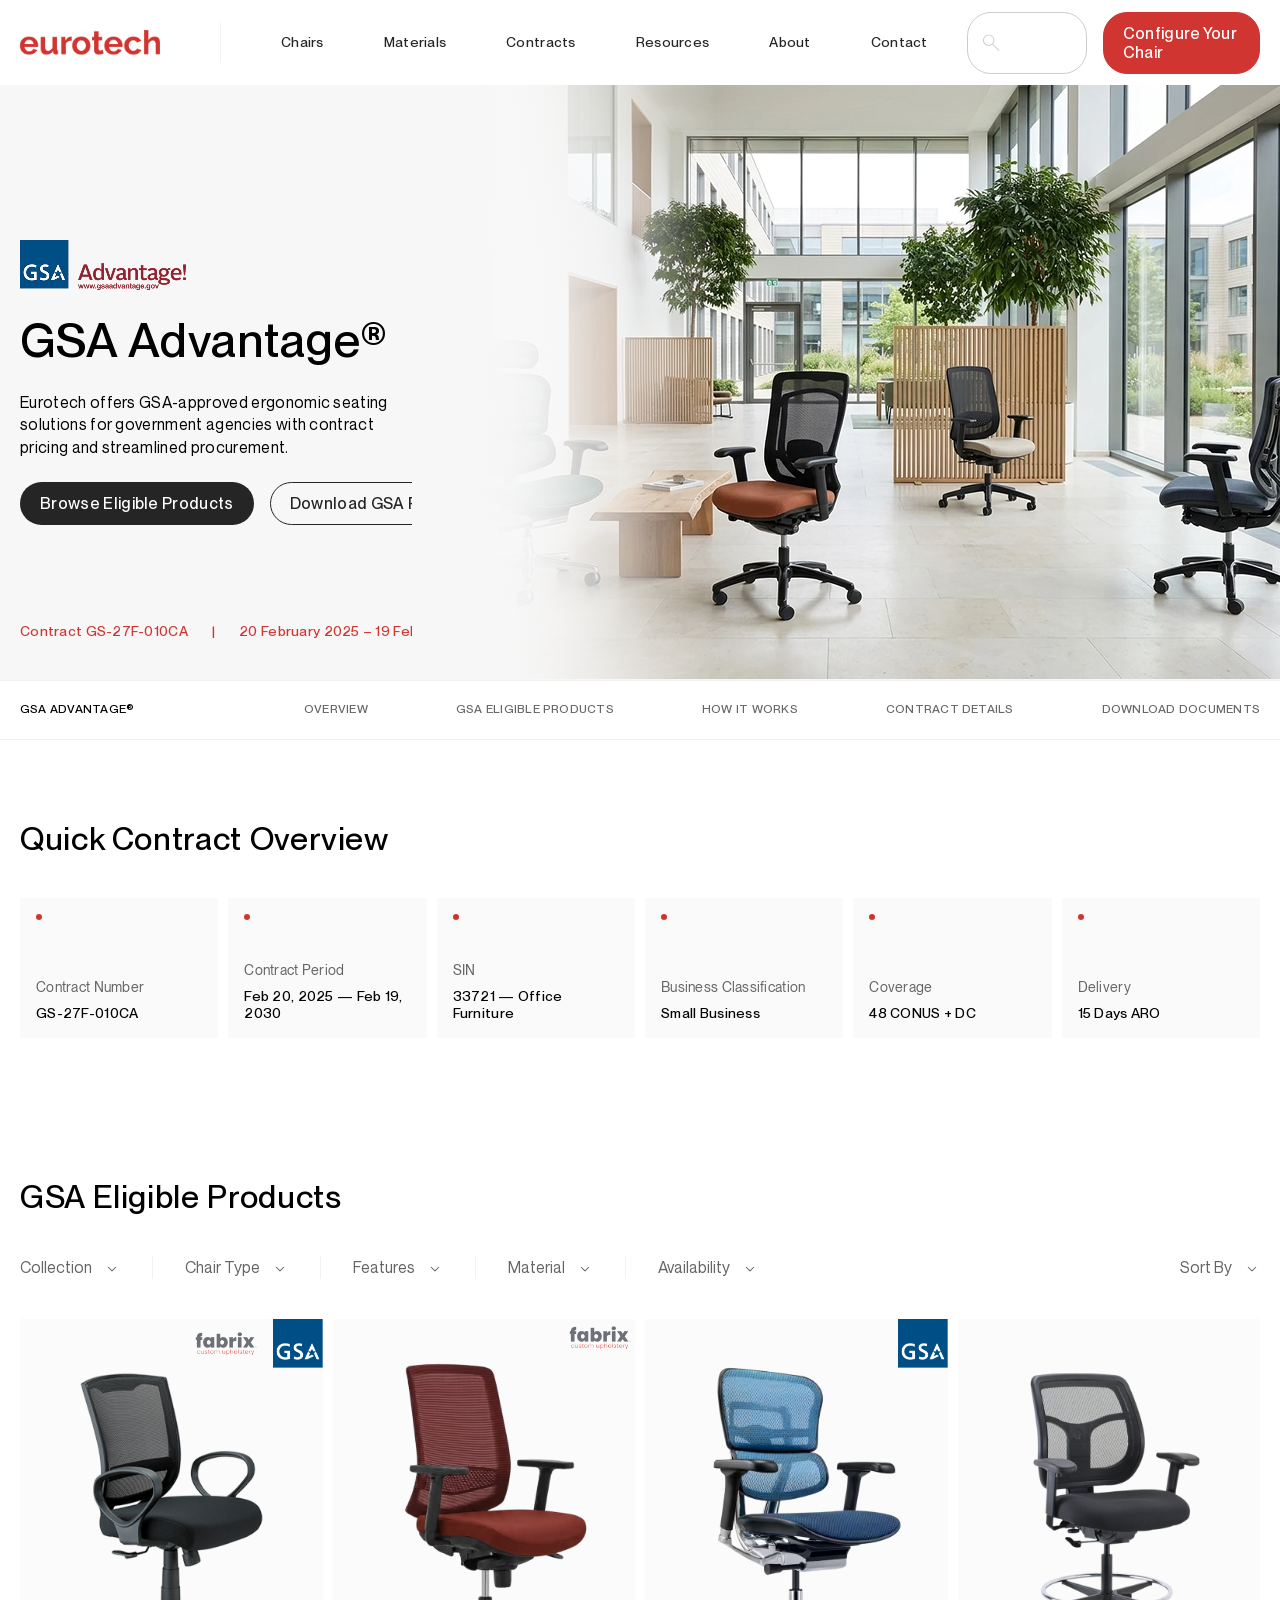
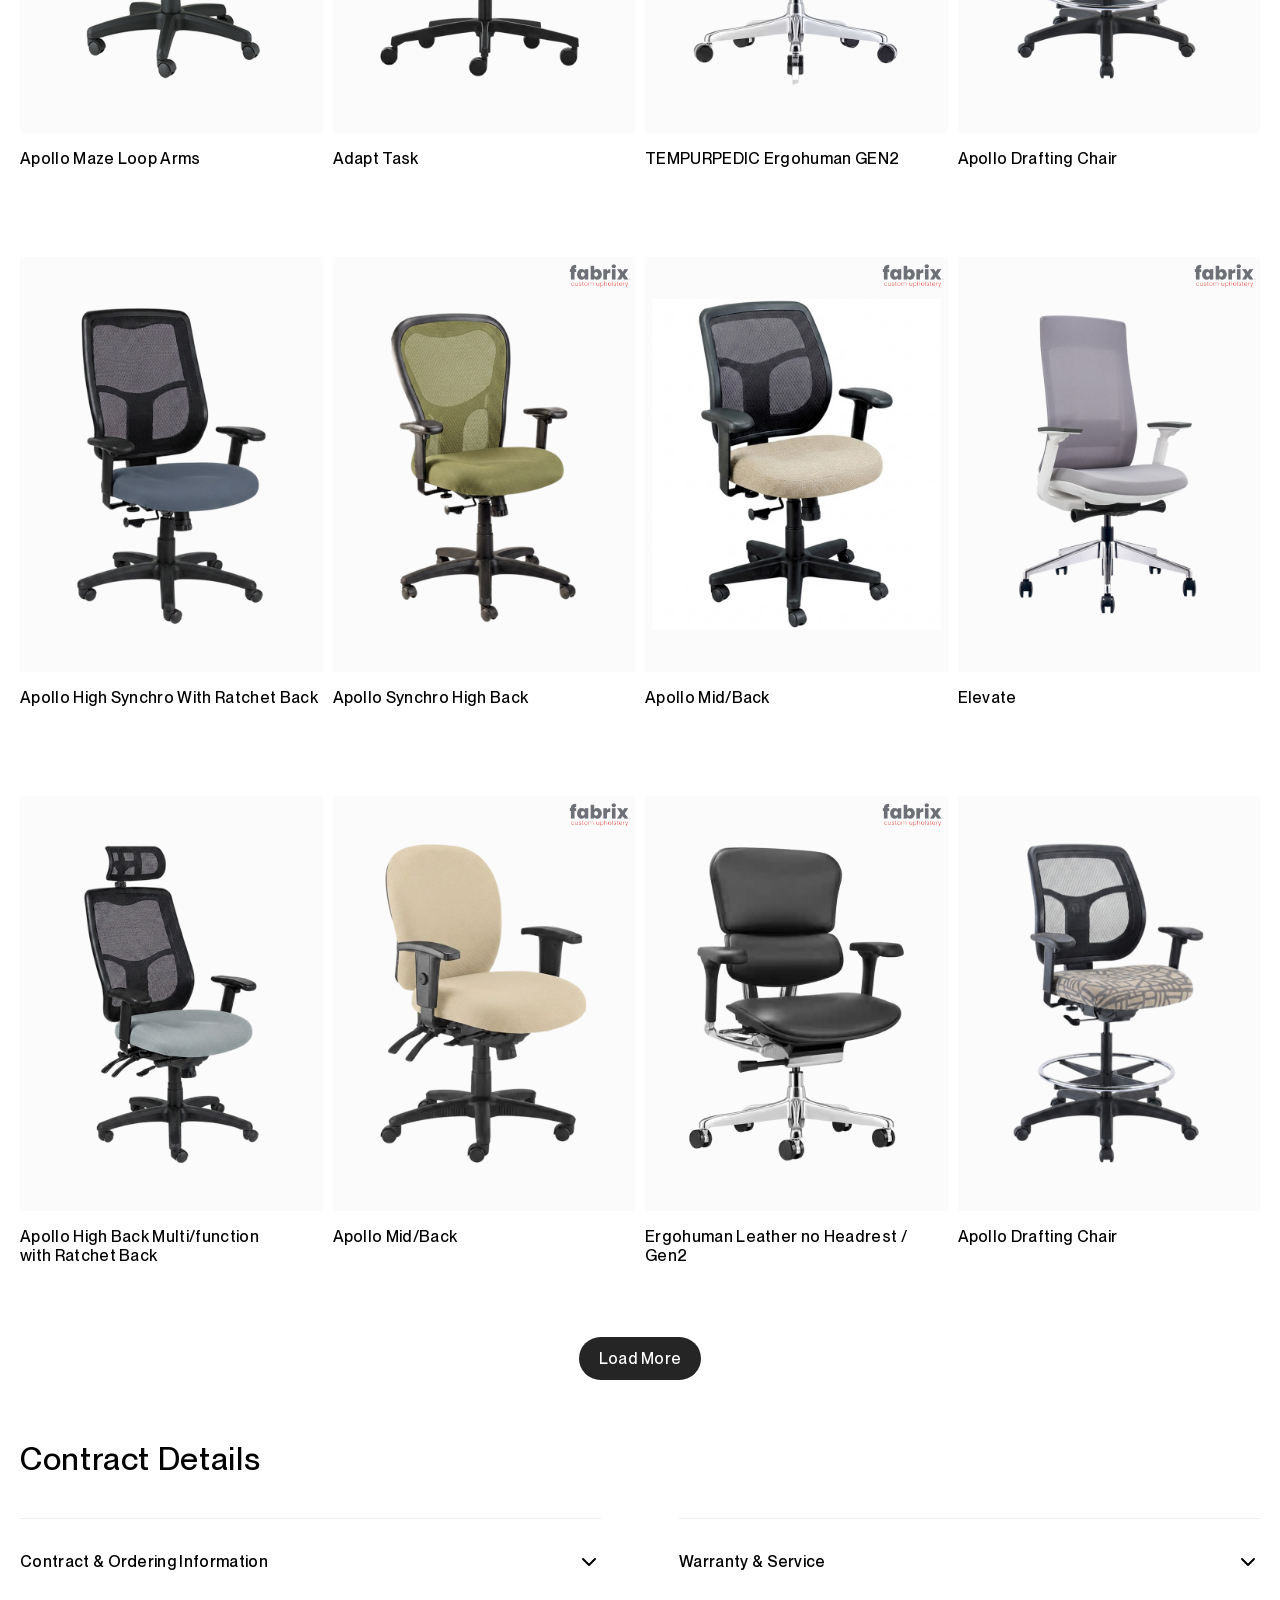
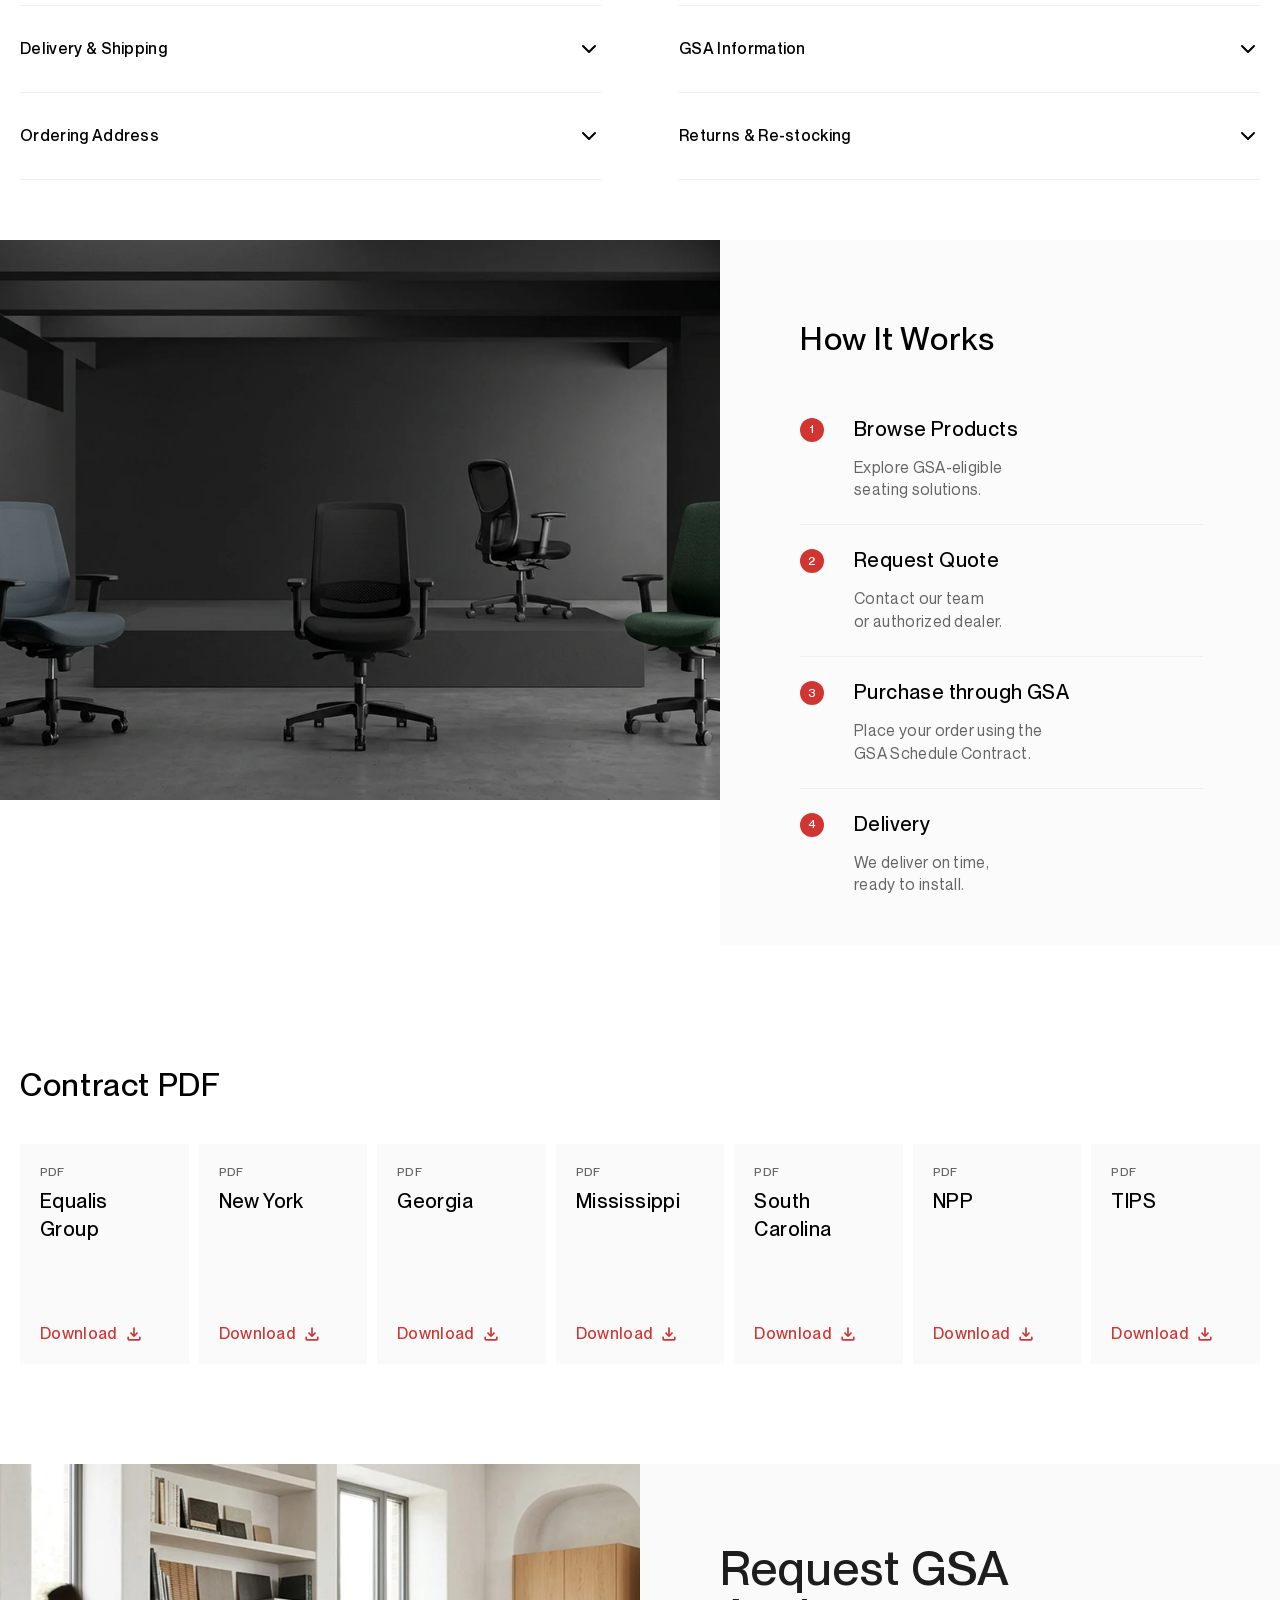
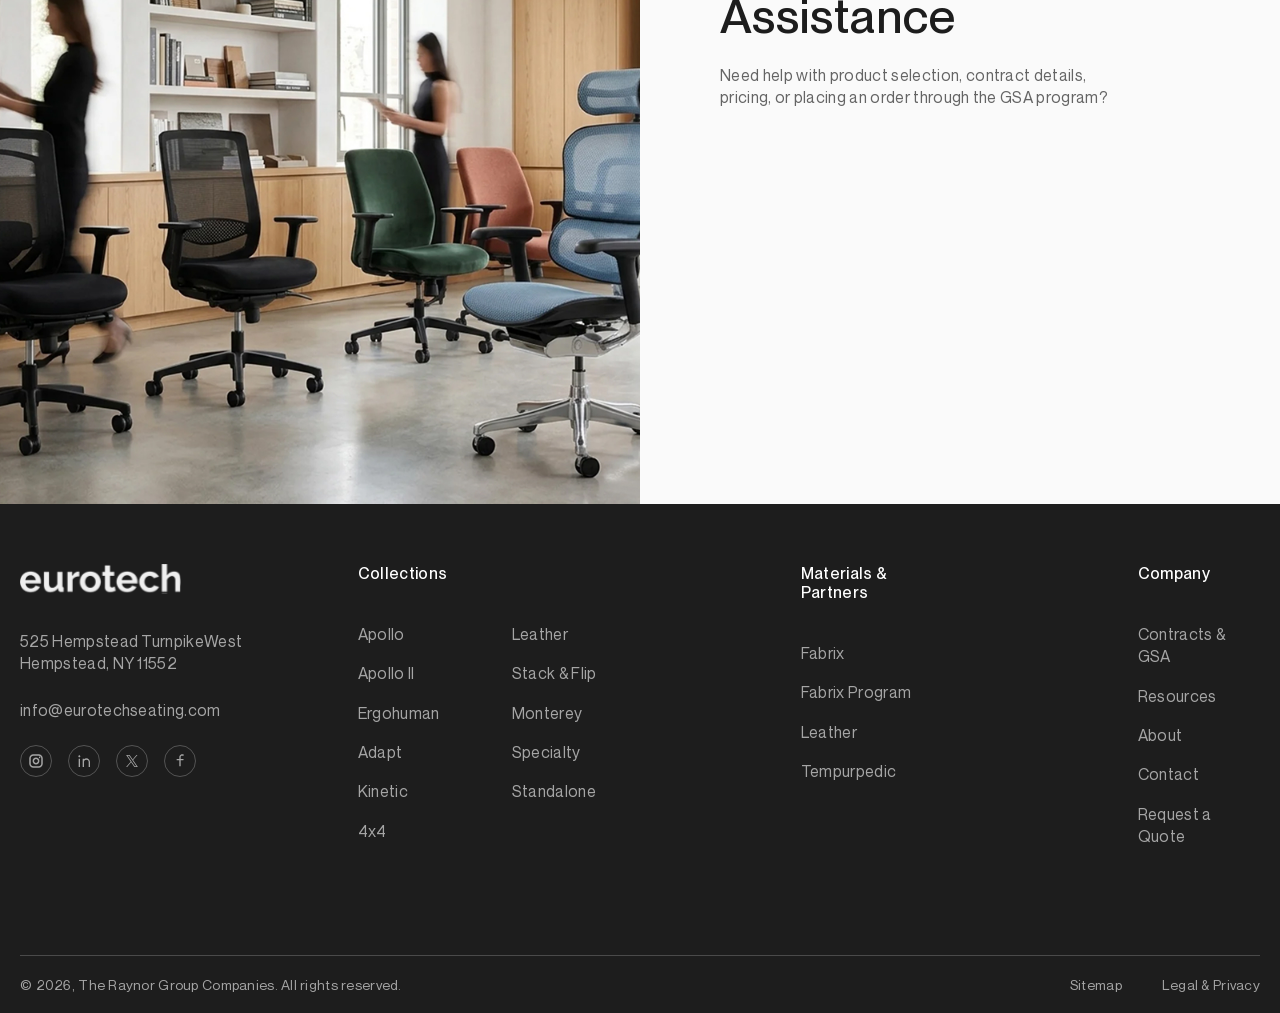
<file: single-contracts.html>
<!DOCTYPE html>
<html lang="en">

<head>
    <meta charset="UTF-8">
    <meta name="viewport" content="width=device-width, initial-scale=1.0">
    <title>HOME | Splash Eurotech Seating</title>
    <link rel="stylesheet" href="assets/css/fonts.css">
    <link rel="stylesheet" href="assets/css/swiper-bundle.min.css">
    <link rel="stylesheet" href="assets/css/main.css">
    <link rel="stylesheet" href="assets/css/style.css">
</head>

<body>
    <header class="header-site">
        <div class="container">
            <div class="header-inner">
                <div class="header-left">
                    <div class="header-logo">
                        <a href="index.html">
                            <img src="assets/images/logo.svg" alt="">
                        </a>
                    </div>
                    <div class="header-line-space"></div>
                    <div class="header-menu">
                        <nav>
                            <ul>
                                <li class="has-mega-menu">
                                    <a href="#">Chairs</a>

                                    <div class="mega-menu ">
                                        <div class="container">
                                            <div class="mega-menu-wrap">
                                                <div class="mega-menu-inner">
                                                    <div class="mega-menu-links">
                                                        <div class="mega-menu-column">
                                                            <a href="#" class="mega-menu-heading">
                                                                Browse by Collection
                                                                <span>
                                                                    <svg width="5" height="9" viewBox="0 0 5 9"
                                                                        fill="none" xmlns="http://www.w3.org/2000/svg">
                                                                        <path
                                                                            d="M-0.000107288 0.706667L0.707226 9.53674e-07L4.55989 3.85133C4.622 3.91305 4.67128 3.98643 4.70491 4.06726C4.73855 4.1481 4.75586 4.23478 4.75586 4.32233C4.75586 4.40988 4.73855 4.49657 4.70491 4.5774C4.67128 4.65824 4.622 4.73162 4.55989 4.79333L0.707226 8.64667L0.00055933 7.94L3.61656 4.32333L-0.000107288 0.706667Z"
                                                                            fill="#D13532" />
                                                                    </svg>
                                                                </span>
                                                            </a>
                                                            <ul>
                                                                <li><a href="#">Apollo</a></li>
                                                                <li><a href="#">Apollo II</a></li>
                                                                <li><a href="#">Ergohuman</a></li>
                                                                <li><a href="#">Adapt</a></li>
                                                                <li><a href="#">Kinetic</a></li>
                                                                <li><a href="#">4x4</a></li>
                                                                <li><a href="#">Leather</a></li>
                                                                <li><a href="#">Stack & Flip</a></li>
                                                                <li><a href="#">Monterey</a></li>
                                                                <li><a href="#">Specialty</a></li>
                                                                <li><a href="#">Standalone</a></li>
                                                            </ul>
                                                        </div>

                                                        <div class="mega-menu-column">
                                                            <a href="#" class="mega-menu-heading">
                                                                Browse by Setting
                                                                <span>
                                                                    <svg width="5" height="9" viewBox="0 0 5 9"
                                                                        fill="none" xmlns="http://www.w3.org/2000/svg">
                                                                        <path
                                                                            d="M-0.000107288 0.706667L0.707226 9.53674e-07L4.55989 3.85133C4.622 3.91305 4.67128 3.98643 4.70491 4.06726C4.73855 4.1481 4.75586 4.23478 4.75586 4.32233C4.75586 4.40988 4.73855 4.49657 4.70491 4.5774C4.67128 4.65824 4.622 4.73162 4.55989 4.79333L0.707226 8.64667L0.00055933 7.94L3.61656 4.32333L-0.000107288 0.706667Z"
                                                                            fill="#D13532" />
                                                                    </svg>
                                                                </span>
                                                            </a>

                                                            <ul>
                                                                <li><a href="#">Office</a></li>
                                                                <li><a href="#">Healthcare</a></li>
                                                                <li><a href="#">Education</a></li>
                                                                <li><a href="#">Conference</a></li>
                                                                <li><a href="#">Executive</a></li>
                                                                <li><a href="#">Guest / Lounge</a></li>
                                                            </ul>
                                                        </div>

                                                        <div class="mega-menu-column">
                                                            <div class="mega-menu-heading">
                                                                Featured
                                                            </div>

                                                            <ul>
                                                                <li><a href="#">Configure a Chair</a></li>
                                                                <li><a href="#">Materials Library</a></li>
                                                            </ul>
                                                        </div>

                                                    </div>
                                                    <div class="mega-menu-banners">

                                                        <a href="#" class="mega-menu-card">
                                                            <div class="mega-menu-image">
                                                                <img src="assets/images/Apollo-Collection-Image.png"
                                                                    alt="Apollo Collection">
                                                            </div>

                                                            <span class="mega-menu-card-title title-black">
                                                                Apollo Collection
                                                            </span>
                                                        </a>

                                                        <a href="#" class="mega-menu-card">
                                                            <div class="mega-menu-image">
                                                                <img src="assets/images/Latest-News-Image.png"
                                                                    alt="Latest News">
                                                            </div>

                                                            <span class="mega-menu-card-title title-white">
                                                                Latest News
                                                            </span>
                                                        </a>

                                                    </div>
                                                </div>
                                            </div>

                                        </div>
                                    </div>
                                </li>
                                <li class="has-mega-menu">
                                    <a href="#">Materials</a>

                                    <div class="mega-menu ">
                                        <div class="container">
                                            <div class="mega-menu-wrap">
                                                <div class="mega-menu-materials">
                                                    <a href="#" class="material-menu-card">
                                                        <div class="material-menu-image">
                                                            <img class="image"
                                                                src="assets/images/Materials-Overview-Image.png"
                                                                alt="Overview">
                                                        </div>

                                                        <div class="material-menu-content">
                                                            <div class="material-menu-title">
                                                                Overview
                                                                <span class="material-menu-arrow">
                                                                    <svg width="5" height="9" viewBox="0 0 5 9"
                                                                        fill="none" xmlns="http://www.w3.org/2000/svg">
                                                                        <path
                                                                            d="M-0.000107288 0.706667L0.707226 9.53674e-07L4.55989 3.85133C4.622 3.91305 4.67128 3.98643 4.70491 4.06726C4.73855 4.1481 4.75586 4.23478 4.75586 4.32233C4.75586 4.40988 4.73855 4.49657 4.70491 4.5774C4.67128 4.65824 4.622 4.73162 4.55989 4.79333L0.707226 8.64667L0.00055933 7.94L3.61656 4.32333L-0.000107288 0.706667Z"
                                                                            fill="#D13532" />
                                                                    </svg>
                                                                </span>
                                                            </div>
                                                            <p class="material-menu-description">
                                                                Explore all options
                                                            </p>
                                                        </div>
                                                    </a>
                                                    <a href="#" class="material-menu-card">
                                                        <div class="material-menu-image">
                                                            <img class="image"
                                                                src="assets/images/Materials-Fabrix-Image.png"
                                                                alt="Fabric Program">
                                                            <img src="assets/images/fabrix-logo.svg" alt=""
                                                                class="card-logo">
                                                        </div>
                                                        <div class="material-menu-content">
                                                            <div class="material-menu-title">
                                                                Fabric Program
                                                                <span class="material-menu-arrow">
                                                                    <svg width="5" height="9" viewBox="0 0 5 9"
                                                                        fill="none" xmlns="http://www.w3.org/2000/svg">
                                                                        <path
                                                                            d="M-0.000107288 0.706667L0.707226 9.53674e-07L4.55989 3.85133C4.622 3.91305 4.67128 3.98643 4.70491 4.06726C4.73855 4.1481 4.75586 4.23478 4.75586 4.32233C4.75586 4.40988 4.73855 4.49657 4.70491 4.5774C4.67128 4.65824 4.622 4.73162 4.55989 4.79333L0.707226 8.64667L0.00055933 7.94L3.61656 4.32333L-0.000107288 0.706667Z"
                                                                            fill="#D13532" />
                                                                    </svg>
                                                                </span>
                                                            </div>
                                                            <p class="material-menu-description">
                                                                Upholstery solutions
                                                            </p>
                                                        </div>
                                                    </a>
                                                    <a href="#" class="material-menu-card">
                                                        <div class="material-menu-image">
                                                            <img class="image"
                                                                src="assets/images/Materials-Libary-Image.png"
                                                                alt="Material Library">
                                                        </div>
                                                        <div class="material-menu-content">
                                                            <div class="material-menu-title">
                                                                Material Library
                                                                <span class="material-menu-arrow">
                                                                    <svg width="5" height="9" viewBox="0 0 5 9"
                                                                        fill="none" xmlns="http://www.w3.org/2000/svg">
                                                                        <path
                                                                            d="M-0.000107288 0.706667L0.707226 9.53674e-07L4.55989 3.85133C4.622 3.91305 4.67128 3.98643 4.70491 4.06726C4.73855 4.1481 4.75586 4.23478 4.75586 4.32233C4.75586 4.40988 4.73855 4.49657 4.70491 4.5774C4.67128 4.65824 4.622 4.73162 4.55989 4.79333L0.707226 8.64667L0.00055933 7.94L3.61656 4.32333L-0.000107288 0.706667Z"
                                                                            fill="#D13532" />
                                                                    </svg>
                                                                </span>
                                                            </div>
                                                            <p class="material-menu-description">
                                                                Browse fabrics &amp; mesh
                                                            </p>
                                                        </div>
                                                    </a>
                                                    <a href="#" class="material-menu-card">
                                                        <div class="material-menu-image">
                                                            <img class="image"
                                                                src="assets/images/Materials-Tempur-Image.png"
                                                                alt="TEMPUR">
                                                            <img src="assets/images/tempur-logo.svg" alt=""
                                                                class="card-logo">
                                                        </div>
                                                        <div class="material-menu-content">
                                                            <div class="material-menu-title">
                                                                TEMPUR®
                                                                <span class="material-menu-arrow">
                                                                    <svg width="5" height="9" viewBox="0 0 5 9"
                                                                        fill="none" xmlns="http://www.w3.org/2000/svg">
                                                                        <path
                                                                            d="M-0.000107288 0.706667L0.707226 9.53674e-07L4.55989 3.85133C4.622 3.91305 4.67128 3.98643 4.70491 4.06726C4.73855 4.1481 4.75586 4.23478 4.75586 4.32233C4.75586 4.40988 4.73855 4.49657 4.70491 4.5774C4.67128 4.65824 4.622 4.73162 4.55989 4.79333L0.707226 8.64667L0.00055933 7.94L3.61656 4.32333L-0.000107288 0.706667Z"
                                                                            fill="#D13532" />
                                                                    </svg>
                                                                </span>
                                                            </div>
                                                            <p class="material-menu-description">
                                                                Pressure-relieving seat technology
                                                            </p>
                                                        </div>
                                                    </a>
                                                </div>
                                            </div>
                                        </div>
                                    </div>
                                </li>
                                <li><a href="#">Contracts</a></li>
                                <li><a href="#">Resources</a></li>
                                <li><a href="#">About</a></li>
                                <li><a href="#">Contact</a></li>
                            </ul>
                        </nav>
                    </div>
                </div>
                <div class="header-right">
                    <div class="header-search">
                        <div class="search-icon">
                            <svg width="17" height="17" viewBox="0 0 17 17" fill="none"
                                xmlns="http://www.w3.org/2000/svg">
                                <path
                                    d="M15.677 16.385L9.415 10.123C8.915 10.549 8.34 10.8787 7.69 11.112C7.04 11.3453 6.38667 11.462 5.73 11.462C4.13133 11.462 2.77667 10.9067 1.666 9.796C0.555333 8.68467 0 7.32967 0 5.731C0 4.13233 0.555333 2.77767 1.666 1.667C2.77667 0.556334 4.13133 0.000667266 5.73 5.99161e-07C7.32867 -0.000666067 8.68367 0.555 9.795 1.667C10.9063 2.779 11.4617 4.13367 11.461 5.731C11.461 6.42567 11.338 7.098 11.092 7.748C10.846 8.398 10.5227 8.954 10.122 9.416L16.384 15.677L15.677 16.385ZM5.731 10.461C7.05767 10.461 8.17767 10.0043 9.091 9.091C10.0043 8.17767 10.461 7.05733 10.461 5.73C10.461 4.40267 10.0043 3.28267 9.091 2.37C8.17767 1.45733 7.05767 1.00067 5.731 1C4.40433 0.999334 3.284 1.456 2.37 2.37C1.456 3.284 0.999333 4.404 1 5.73C1.00067 7.056 1.45733 8.176 2.37 9.09C3.28267 10.004 4.40267 10.4607 5.73 10.46"
                                    fill="currentColor" />
                            </svg>
                        </div>
                        <input type="text" name="search" id="search">
                    </div>
                    <a href="#" class="btn btn-primary">Configure Your Chair</a>
                </div>
            </div>
        </div>
    </header>

    <main>
        <!-- Module Hero -->
        <section class="resources-hero single-contracts-hero">
            <div class="resources-hero__bg">
                <img src="./assets/images/single-contracts/single-contracts.png" alt="GSA Advantage">
            </div>
            <div class="container">
                <div class="resources-hero__row">
                    <div class="resources-hero__content">
                        <img src="./assets/images/single-contracts/hero__logo.png" alt="GSA Advantage"
                            class="single-contracts-hero__logo">

                        <h1 class="resources-hero__heading single-contracts-hero__heading">GSA Advantage®</h1>

                        <p class="single-contracts-hero__desc">Eurotech offers GSA-approved ergonomic seating solutions
                            for
                            government agencies with contract pricing and streamlined procurement.</p>

                        <div class="single-contracts-hero__actions">
                            <a href="#" class="btn btn-black">Browse Eligible Products</a>
                            <a href="#" class="btn btn-black-secondary">Download GSA Pricelist</a>
                        </div>

                        <p class="single-contracts-hero__contract">
                            Contract GS-27F-010CA <span>|</span> 20 February 2025 – 19 February 2030
                        </p>
                    </div>
                </div>
            </div>
        </section>
        <section class="quick-nav quick-nav-contracts">
            <div class="container">
                <div class="quick-nav__row">
                    <span class="quick-nav__label">GSA Advantage®</span>
                    <div class="quick-nav__list">
                        <a href="#" class="quick-nav__item quick-nav__item--active"
                            data-page="quick-contract-overview">Overview</a>
                        <a href="#" class="quick-nav__item" data-page="browse-settings-sec">GSA Eligible Products</a>
                        <a href="#" class="quick-nav__item" data-page="how-it-works">How It Works</a>
                        <a href="#" class="quick-nav__item" data-page="contract-details">Contract Details</a><a href="#"
                            class="quick-nav__item" data-page="contract-pdf">Download Documents</a>
                    </div>
                </div>
            </div>
        </section>
        <section class="quick-contract-overview">
            <div class="container">
                <h2 class="quick-contract-overview__heading">Quick Contract Overview</h2>

                <div class="quick-contract-overview__list">
                    <div class="quick-contract-overview__item">
                        <div class="quick-contract-overview__dot-wrap">
                            <span class="quick-contract-overview__dot"></span>
                        </div>
                        <div class="quick-contract-overview__text">
                            <span class="quick-contract-overview__label">Contract Number</span>
                            <p class="quick-contract-overview__value">GS-27F-010CA</p>
                        </div>
                    </div>

                    <div class="quick-contract-overview__item">
                        <div class="quick-contract-overview__dot-wrap">
                            <span class="quick-contract-overview__dot"></span>
                        </div>
                        <div class="quick-contract-overview__text">
                            <span class="quick-contract-overview__label">Contract Period</span>
                            <p class="quick-contract-overview__value">Feb 20, 2025 — Feb 19, 2030</p>
                        </div>
                    </div>

                    <div class="quick-contract-overview__item">
                        <div class="quick-contract-overview__dot-wrap">
                            <span class="quick-contract-overview__dot"></span>
                        </div>
                        <div class="quick-contract-overview__text">
                            <span class="quick-contract-overview__label">SIN</span>
                            <p class="quick-contract-overview__value">33721 — Office Furniture</p>
                        </div>
                    </div>

                    <div class="quick-contract-overview__item">
                        <div class="quick-contract-overview__dot-wrap">
                            <span class="quick-contract-overview__dot"></span>
                        </div>
                        <div class="quick-contract-overview__text">
                            <span class="quick-contract-overview__label">Business Classification</span>
                            <p class="quick-contract-overview__value">Small Business</p>
                        </div>
                    </div>

                    <div class="quick-contract-overview__item">
                        <div class="quick-contract-overview__dot-wrap">
                            <span class="quick-contract-overview__dot"></span>
                        </div>
                        <div class="quick-contract-overview__text">
                            <span class="quick-contract-overview__label">Coverage</span>
                            <p class="quick-contract-overview__value">48 CONUS + DC</p>
                        </div>
                    </div>

                    <div class="quick-contract-overview__item">
                        <div class="quick-contract-overview__dot-wrap">
                            <span class="quick-contract-overview__dot"></span>
                        </div>
                        <div class="quick-contract-overview__text">
                            <span class="quick-contract-overview__label">Delivery</span>
                            <p class="quick-contract-overview__value">15 Days ARO</p>
                        </div>
                    </div>
                </div>
            </div>
        </section>
        <section class="browse-settings-sec browse-settings-sec-contract">
            <div class="container">
                <h2 class="browse-settings__title">GSA Eligible Products</h2>
                <div class="product-filter">
                    <div class="left">
                        <div class="product-filter__item">

                            <button type="button" class="product-filter__trigger" aria-expanded="false"
                                aria-controls="filter-collection">
                                <span class="product-filter__label">
                                    Collection
                                </span>

                                <span class="product-filter__count"></span>

                                <span class="product-filter__arrow">
                                    <svg width="16" height="8" viewBox="0 0 16 8" fill="none"
                                        xmlns="http://www.w3.org/2000/svg">
                                        <g clip-path="url(#clip0_1057_4058)">
                                            <path
                                                d="M11.6133 1.63466L12.32 2.34199L8.46867 6.19466C8.40696 6.25676 8.33358 6.30605 8.25274 6.33968C8.17191 6.37331 8.08522 6.39063 7.99767 6.39063C7.91012 6.39063 7.82344 6.37331 7.7426 6.33968C7.66177 6.30605 7.58839 6.25676 7.52667 6.19466L3.67334 2.34199L4.38001 1.63533L7.99667 5.25133L11.6133 1.63466Z"
                                                fill="currentColor" />
                                        </g>
                                        <defs>
                                            <clipPath id="clip0_1057_4058">
                                                <rect width="8" height="16" fill="white"
                                                    transform="translate(16) rotate(90)" />
                                            </clipPath>
                                        </defs>
                                    </svg>



                                </span>
                            </button>

                            <div id="filter-collection" class="product-filter__dropdown">
                                <div class="product-filter__dropdown-inner">

                                    <div class="product-filter__dropdown-head">
                                        <span class="product-filter__dropdown-title">
                                            Collection
                                        </span>

                                        <button type="button" class="product-filter__clear">
                                            Clear
                                        </button>
                                    </div>

                                    <div class="product-filter__options">

                                        <label class="product-filter__option">
                                            <input type="checkbox" name="collection" value="apollo">
                                            <span class="product-filter__checkbox"></span>
                                            <span>Apollo</span>
                                        </label>

                                        <label class="product-filter__option">
                                            <input type="checkbox" name="collection" value="apollo-ii">
                                            <span class="product-filter__checkbox"></span>
                                            <span>Apollo II</span>
                                        </label>

                                        <label class="product-filter__option">
                                            <input type="checkbox" name="collection" value="ergohuman">
                                            <span class="product-filter__checkbox"></span>
                                            <span>Ergohuman</span>
                                        </label>

                                        <label class="product-filter__option">
                                            <input type="checkbox" name="collection" value="4x4">
                                            <span class="product-filter__checkbox"></span>
                                            <span>4x4</span>
                                        </label>

                                        <label class="product-filter__option">
                                            <input type="checkbox" name="collection" value="kinetic">
                                            <span class="product-filter__checkbox"></span>
                                            <span>Kinetic</span>
                                        </label>

                                        <label class="product-filter__option">
                                            <input type="checkbox" name="collection" value="adapt">
                                            <span class="product-filter__checkbox"></span>
                                            <span>Adapt</span>
                                        </label>

                                        <label class="product-filter__option">
                                            <input type="checkbox" name="collection" value="leather">
                                            <span class="product-filter__checkbox"></span>
                                            <span>Leather</span>
                                        </label>

                                        <label class="product-filter__option">
                                            <input type="checkbox" name="collection" value="stack-flip">
                                            <span class="product-filter__checkbox"></span>
                                            <span>Stack &amp; Flip</span>
                                        </label>

                                        <label class="product-filter__option">
                                            <input type="checkbox" name="collection" value="monterey">
                                            <span class="product-filter__checkbox"></span>
                                            <span>Monterey</span>
                                        </label>

                                        <label class="product-filter__option">
                                            <input type="checkbox" name="collection" value="specialty">
                                            <span class="product-filter__checkbox"></span>
                                            <span>Specialty</span>
                                        </label>

                                        <label class="product-filter__option">
                                            <input type="checkbox" name="collection" value="health-care">
                                            <span class="product-filter__checkbox"></span>
                                            <span>Health Care</span>
                                        </label>

                                    </div>
                                </div>
                            </div>

                        </div>

                        <div class="product-filter__item">

                            <button type="button" class="product-filter__trigger" aria-expanded="false"
                                aria-controls="filter-chair-type">
                                <span class="product-filter__label">
                                    Chair Type
                                </span>

                                <span class="product-filter__count"></span>

                                <span class="product-filter__arrow">
                                    <svg width="16" height="8" viewBox="0 0 16 8" fill="none"
                                        xmlns="http://www.w3.org/2000/svg">
                                        <g clip-path="url(#clip0_1057_4058)">
                                            <path
                                                d="M11.6133 1.63466L12.32 2.34199L8.46867 6.19466C8.40696 6.25676 8.33358 6.30605 8.25274 6.33968C8.17191 6.37331 8.08522 6.39063 7.99767 6.39063C7.91012 6.39063 7.82344 6.37331 7.7426 6.33968C7.66177 6.30605 7.58839 6.25676 7.52667 6.19466L3.67334 2.34199L4.38001 1.63533L7.99667 5.25133L11.6133 1.63466Z"
                                                fill="currentColor" />
                                        </g>
                                        <defs>
                                            <clipPath id="clip0_1057_4058">
                                                <rect width="8" height="16" fill="white"
                                                    transform="translate(16) rotate(90)" />
                                            </clipPath>
                                        </defs>
                                    </svg>



                                </span>
                            </button>

                            <div id="filter-chair-type" class="product-filter__dropdown">
                                <div class="product-filter__dropdown-inner">

                                    <div class="product-filter__dropdown-head">
                                        <span class="product-filter__dropdown-title">
                                            Chair Type
                                        </span>

                                        <button type="button" class="product-filter__clear">
                                            Clear
                                        </button>
                                    </div>

                                    <div class="product-filter__options">

                                        <label class="product-filter__option">
                                            <input type="checkbox" name="chair-type" value="mid-back">

                                            <span class="product-filter__checkbox"></span>

                                            <span>Mid-back</span>
                                        </label>

                                        <label class="product-filter__option">
                                            <input type="checkbox" name="chair-type" value="high-back">

                                            <span class="product-filter__checkbox"></span>

                                            <span>High-back</span>
                                        </label>

                                        <label class="product-filter__option">
                                            <input type="checkbox" name="chair-type" value="stool">

                                            <span class="product-filter__checkbox"></span>

                                            <span>Stool</span>
                                        </label>

                                        <label class="product-filter__option">
                                            <input type="checkbox" name="chair-type" value="guest">

                                            <span class="product-filter__checkbox"></span>

                                            <span>Guest</span>
                                        </label>

                                    </div>
                                </div>
                            </div>

                        </div>

                        <div class="product-filter__item">

                            <button type="button" class="product-filter__trigger" aria-expanded="false"
                                aria-controls="filter-features">
                                <span class="product-filter__label">
                                    Features
                                </span>

                                <span class="product-filter__count"></span>

                                <span class="product-filter__arrow">
                                    <svg width="16" height="8" viewBox="0 0 16 8" fill="none"
                                        xmlns="http://www.w3.org/2000/svg">
                                        <g clip-path="url(#clip0_1057_4058)">
                                            <path
                                                d="M11.6133 1.63466L12.32 2.34199L8.46867 6.19466C8.40696 6.25676 8.33358 6.30605 8.25274 6.33968C8.17191 6.37331 8.08522 6.39063 7.99767 6.39063C7.91012 6.39063 7.82344 6.37331 7.7426 6.33968C7.66177 6.30605 7.58839 6.25676 7.52667 6.19466L3.67334 2.34199L4.38001 1.63533L7.99667 5.25133L11.6133 1.63466Z"
                                                fill="currentColor" />
                                        </g>
                                        <defs>
                                            <clipPath id="clip0_1057_4058">
                                                <rect width="8" height="16" fill="white"
                                                    transform="translate(16) rotate(90)" />
                                            </clipPath>
                                        </defs>
                                    </svg>


                                </span>
                            </button>

                            <div id="filter-features" class="product-filter__dropdown">
                                <div class="product-filter__dropdown-inner">

                                    <div class="product-filter__dropdown-head">
                                        <span class="product-filter__dropdown-title">
                                            Features
                                        </span>

                                        <button type="button" class="product-filter__clear">
                                            Clear
                                        </button>
                                    </div>

                                    <div class="product-filter__options">

                                        <label class="product-filter__option">
                                            <input type="checkbox" name="features" value="back">

                                            <span class="product-filter__checkbox"></span>

                                            <span>Back</span>
                                        </label>

                                        <label class="product-filter__option">
                                            <input type="checkbox" name="features" value="seat">

                                            <span class="product-filter__checkbox"></span>

                                            <span>Seat</span>
                                        </label>

                                        <label class="product-filter__option">
                                            <input type="checkbox" name="features" value="arms">

                                            <span class="product-filter__checkbox"></span>

                                            <span>Arms</span>
                                        </label>

                                        <label class="product-filter__option">
                                            <input type="checkbox" name="features" value="head">

                                            <span class="product-filter__checkbox"></span>

                                            <span>Head</span>
                                        </label>

                                    </div>
                                </div>
                            </div>

                        </div>

                        <div class="product-filter__item">

                            <button type="button" class="product-filter__trigger" aria-expanded="false"
                                aria-controls="filter-material">
                                <span class="product-filter__label">
                                    Material
                                </span>

                                <span class="product-filter__count"></span>

                                <span class="product-filter__arrow">
                                    <svg width="16" height="8" viewBox="0 0 16 8" fill="none"
                                        xmlns="http://www.w3.org/2000/svg">
                                        <g clip-path="url(#clip0_1057_4058)">
                                            <path
                                                d="M11.6133 1.63466L12.32 2.34199L8.46867 6.19466C8.40696 6.25676 8.33358 6.30605 8.25274 6.33968C8.17191 6.37331 8.08522 6.39063 7.99767 6.39063C7.91012 6.39063 7.82344 6.37331 7.7426 6.33968C7.66177 6.30605 7.58839 6.25676 7.52667 6.19466L3.67334 2.34199L4.38001 1.63533L7.99667 5.25133L11.6133 1.63466Z"
                                                fill="currentColor" />
                                        </g>
                                        <defs>
                                            <clipPath id="clip0_1057_4058">
                                                <rect width="8" height="16" fill="white"
                                                    transform="translate(16) rotate(90)" />
                                            </clipPath>
                                        </defs>
                                    </svg>



                                </span>
                            </button>

                            <div id="filter-material" class="product-filter__dropdown">
                                <div class="product-filter__dropdown-inner">

                                    <div class="product-filter__dropdown-head">
                                        <span class="product-filter__dropdown-title">
                                            Material
                                        </span>

                                        <button type="button" class="product-filter__clear">
                                            Clear
                                        </button>
                                    </div>

                                    <div class="product-filter__options">

                                        <label class="product-filter__option">
                                            <input type="checkbox" name="material" value="mesh">

                                            <span class="product-filter__checkbox"></span>

                                            <span>Material 1</span>
                                        </label>

                                        <label class="product-filter__option">
                                            <input type="checkbox" name="material" value="leather">

                                            <span class="product-filter__checkbox"></span>

                                            <span>Material 2</span>
                                        </label>

                                    </div>
                                </div>
                            </div>

                        </div>

                        <div class="product-filter__item">

                            <button type="button" class="product-filter__trigger" aria-expanded="false"
                                aria-controls="filter-availability">
                                <span class="product-filter__label">
                                    Availability
                                </span>

                                <span class="product-filter__count"></span>

                                <span class="product-filter__arrow">
                                    <svg width="16" height="8" viewBox="0 0 16 8" fill="none"
                                        xmlns="http://www.w3.org/2000/svg">
                                        <g clip-path="url(#clip0_1057_4058)">
                                            <path
                                                d="M11.6133 1.63466L12.32 2.34199L8.46867 6.19466C8.40696 6.25676 8.33358 6.30605 8.25274 6.33968C8.17191 6.37331 8.08522 6.39063 7.99767 6.39063C7.91012 6.39063 7.82344 6.37331 7.7426 6.33968C7.66177 6.30605 7.58839 6.25676 7.52667 6.19466L3.67334 2.34199L4.38001 1.63533L7.99667 5.25133L11.6133 1.63466Z"
                                                fill="currentColor" />
                                        </g>
                                        <defs>
                                            <clipPath id="clip0_1057_4058">
                                                <rect width="8" height="16" fill="white"
                                                    transform="translate(16) rotate(90)" />
                                            </clipPath>
                                        </defs>
                                    </svg>



                                </span>
                            </button>

                            <div id="filter-availability" class="product-filter__dropdown">
                                <div class="product-filter__dropdown-inner">

                                    <div class="product-filter__dropdown-head">
                                        <span class="product-filter__dropdown-title">
                                            Availability
                                        </span>

                                        <button type="button" class="product-filter__clear">
                                            Clear
                                        </button>
                                    </div>

                                    <div class="product-filter__options">

                                        <label class="product-filter__option">
                                            <input type="checkbox" name="availability" value="in-stock">

                                            <span class="product-filter__checkbox"></span>

                                            <span>In Stock</span>
                                        </label>

                                        <label class="product-filter__option">
                                            <input type="checkbox" name="availability" value="out-of-stock">

                                            <span class="product-filter__checkbox"></span>

                                            <span>Out of stock</span>
                                        </label>

                                    </div>
                                </div>
                            </div>

                        </div>
                    </div>

                    <div class="right">
                        <div class="product-filter__item product-filter__item--sort">

                            <button type="button" class="product-filter__trigger" aria-expanded="false"
                                aria-controls="filter-sort">
                                <span class="product-filter__label">
                                    Sort By
                                </span>

                                <span class="product-filter__selected">

                                </span>

                                <span class="product-filter__arrow">
                                    <svg width="16" height="8" viewBox="0 0 16 8" fill="none"
                                        xmlns="http://www.w3.org/2000/svg">
                                        <g clip-path="url(#clip0_1057_4058)">
                                            <path
                                                d="M11.6133 1.63466L12.32 2.34199L8.46867 6.19466C8.40696 6.25676 8.33358 6.30605 8.25274 6.33968C8.17191 6.37331 8.08522 6.39063 7.99767 6.39063C7.91012 6.39063 7.82344 6.37331 7.7426 6.33968C7.66177 6.30605 7.58839 6.25676 7.52667 6.19466L3.67334 2.34199L4.38001 1.63533L7.99667 5.25133L11.6133 1.63466Z"
                                                fill="currentColor" />
                                        </g>
                                        <defs>
                                            <clipPath id="clip0_1057_4058">
                                                <rect width="8" height="16" fill="white"
                                                    transform="translate(16) rotate(90)" />
                                            </clipPath>
                                        </defs>
                                    </svg>
                                </span>
                            </button>

                            <div id="filter-sort" class="product-filter__dropdown product-filter__dropdown--sort">
                                <div class="product-filter__dropdown-inner">

                                    <div class="product-filter__dropdown-head">
                                        <span class="product-filter__dropdown-title">
                                            Sort By
                                        </span>
                                    </div>

                                    <div class="product-filter__options">

                                        <label class="product-filter__option">
                                            <input type="radio" name="sort-by" value="newest">

                                            <span class="product-filter__radio"></span>

                                            <span>Newest</span>
                                        </label>

                                        <label class="product-filter__option">
                                            <input type="radio" name="sort-by" value="price-low-high">

                                            <span class="product-filter__radio"></span>

                                            <span>Price: Low to High</span>
                                        </label>

                                        <label class="product-filter__option">
                                            <input type="radio" name="sort-by" value="price-high-low">

                                            <span class="product-filter__radio"></span>

                                            <span>Price: High to Low</span>
                                        </label>

                                    </div>
                                </div>
                            </div>

                        </div>
                    </div>

                </div>
                <div class="product-list">
                    <a href="#" class="cs-product__item">
                        <div class="item-image">
                            <img class="image" src="assets/images/products/Apollo-Maze-Loop-Arms.png" alt="">
                            <div class="image-logo">
                                <img src="assets/images/fabrix-logo-color.svg" alt="" class="">
                                <img src="assets/images/gsa-logo.svg" alt="" class="">
                            </div>
                        </div>
                        <div class="item-content">
                            <h3 class="item-title">Apollo Maze Loop Arms</h3>
                            <div class="item-view item-price">
                                <span>From $469</span>
                            </div>
                        </div>
                    </a>
                    <a href="#" class="cs-product__item">
                        <div class="item-image">
                            <img class="image" src="assets/images/products/Adapt-Task.png" alt="">
                            <div class="image-logo">
                                <img src="assets/images/fabrix-logo-color.svg" alt="" class="">
                            </div>
                        </div>
                        <div class="item-content">
                            <h3 class="item-title">Adapt Task</h3>
                            <div class="item-view item-price">
                                <span>From $469</span>
                            </div>
                        </div>
                    </a>
                    <a href="#" class="cs-product__item">
                        <div class="item-image">
                            <img class="image" src="assets/images/products/TEMPURPEDIC-Ergohuman-GEN2.png" alt="">
                            <div class="image-logo">
                                <img src="assets/images/gsa-logo.svg" alt="" class="">
                            </div>
                        </div>
                        <div class="item-content">
                            <h3 class="item-title">TEMPURPEDIC Ergohuman GEN2</h3>
                            <div class="item-view item-price">
                                <span>From $469</span>
                            </div>
                        </div>
                    </a>
                    <a href="#" class="cs-product__item">
                        <div class="item-image">
                            <img class="image" src="assets/images/products/Apollo-Drafting-Chair.png" alt="">
                        </div>
                        <div class="item-content">
                            <h3 class="item-title">Apollo Drafting Chair</h3>
                            <div class="item-view item-price">
                                <span>From $469</span>
                            </div>
                        </div>
                    </a>
                    <a href="#" class="cs-product__item">
                        <div class="item-image">
                            <img class="image" src="assets/images/products/Apollo-High-Synchro-With-Ratchet-Back.png"
                                alt="">
                        </div>
                        <div class="item-content">
                            <h3 class="item-title">Apollo High Synchro With Ratchet Back</h3>
                            <div class="item-view item-price">
                                <span>From $469</span>
                            </div>
                        </div>
                    </a>
                    <a href="#" class="cs-product__item">
                        <div class="item-image">
                            <img class="image" src="assets/images/products/Apollo-Synchro-High-Back.png" alt="">
                            <div class="image-logo">
                                <img src="assets/images/fabrix-logo-color.svg" alt="" class="">
                            </div>
                        </div>
                        <div class="item-content">
                            <h3 class="item-title">Apollo Synchro High Back</h3>
                            <div class="item-view item-price">
                                <span>From $469</span>
                            </div>
                        </div>
                    </a>
                    <a href="#" class="cs-product__item">
                        <div class="item-image">
                            <img class="image" src="assets/images/products/Apollo-Mid-Back.png" alt="">
                            <div class="image-logo">
                                <img src="assets/images/fabrix-logo-color.svg" alt="" class="">
                            </div>
                        </div>
                        <div class="item-content">
                            <h3 class="item-title">Apollo Mid/Back</h3>
                            <div class="item-view item-price">
                                <span>From $469</span>
                            </div>
                        </div>
                    </a>
                    <a href="#" class="cs-product__item">
                        <div class="item-image">
                            <img class="image" src="assets/images/products/Elevate.png" alt="">
                            <div class="image-logo">
                                <img src="assets/images/fabrix-logo-color.svg" alt="" class="">
                            </div>
                        </div>
                        <div class="item-content">
                            <h3 class="item-title">Elevate</h3>
                            <div class="item-view item-price">
                                <span>From $469</span>
                            </div>
                        </div>
                    </a>
                    <a href="#" class="cs-product__item">
                        <div class="item-image">
                            <img class="image" src="assets/images/products/Apollo-High-Back-Multi.png" alt="">
                        </div>
                        <div class="item-content">
                            <h3 class="item-title">Apollo High Back Multi/function <br />with Ratchet Back</h3>
                            <div class="item-view item-price">
                                <span>From $469</span>
                            </div>
                        </div>
                    </a>
                    <a href="#" class="cs-product__item">
                        <div class="item-image">
                            <img class="image" src="assets/images/products/Apollo-Mid-Back-2.png" alt="">
                            <div class="image-logo">
                                <img src="assets/images/fabrix-logo-color.svg" alt="" class="">
                            </div>
                        </div>
                        <div class="item-content">
                            <h3 class="item-title">Apollo Mid/Back</h3>
                            <div class="item-view item-price">
                                <span>From $469</span>
                            </div>
                        </div>
                    </a>
                    <a href="#" class="cs-product__item">
                        <div class="item-image">
                            <img class="image" src="assets/images/products/Ergohuman-Leather-no-Headrest-Gen2.png"
                                alt="">
                            <div class="image-logo">
                                <img src="assets/images/fabrix-logo-color.svg" alt="" class="">
                            </div>
                        </div>
                        <div class="item-content">
                            <h3 class="item-title">Ergohuman Leather no Headrest / Gen2</h3>
                            <div class="item-view item-price">
                                <span>From $469</span>
                            </div>
                        </div>
                    </a>
                    <a href="#" class="cs-product__item">
                        <div class="item-image">
                            <img class="image" src="assets/images/products/Apollo-Drafting-Chair-2.png" alt="">
                        </div>
                        <div class="item-content">
                            <h3 class="item-title">Apollo Drafting Chair</h3>
                            <div class="item-view item-price">
                                <span>From $469</span>
                            </div>
                        </div>
                    </a>
                </div>
                <div class="browse-loadmore">
                    <a href="#" class="btn btn-browse-loadmore btn-black">Load More</a>
                </div>
            </div>
        </section>
        <section class="contract-details">
            <div class="container">
                <h2 class="contract-details__heading">Contract Details</h2>

                <div class="contract-details__list">
                    <div class="contract-details__item">
                        <button type="button" class="contract-details__toggle">
                            <h3>Contract & Ordering Information</h3>
                            <svg class="contract-details__icon" width="24" height="24" viewBox="0 0 24 24" fill="none"
                                xmlns="http://www.w3.org/2000/svg">
                                <path d="M6 9L12 15L18 9" stroke="currentColor" stroke-width="2" stroke-linecap="round"
                                    stroke-linejoin="round" />
                            </svg>
                        </button>
                        <div class="contract-details__body">
                            Need help with product selection, contract details,
                            pricing, or placing an order through the GSA program?
                        </div>
                    </div>

                    <div class="contract-details__item">
                        <button type="button" class="contract-details__toggle">
                            <h3>Warranty & Service</h3>
                            <svg class="contract-details__icon" width="24" height="24" viewBox="0 0 24 24" fill="none"
                                xmlns="http://www.w3.org/2000/svg">
                                <path d="M6 9L12 15L18 9" stroke="currentColor" stroke-width="2" stroke-linecap="round"
                                    stroke-linejoin="round" />
                            </svg>
                        </button>
                        <div class="contract-details__body">
                            <!-- content -->
                        </div>
                    </div>

                    <div class="contract-details__item">
                        <button type="button" class="contract-details__toggle">
                            <h3>Delivery & Shipping</h3>
                            <svg class="contract-details__icon" width="24" height="24" viewBox="0 0 24 24" fill="none"
                                xmlns="http://www.w3.org/2000/svg">
                                <path d="M6 9L12 15L18 9" stroke="currentColor" stroke-width="2" stroke-linecap="round"
                                    stroke-linejoin="round" />
                            </svg>
                        </button>
                        <div class="contract-details__body">

                        </div>
                    </div>

                    <div class="contract-details__item">
                        <button type="button" class="contract-details__toggle">
                            <h3>GSA Information</h3>
                            <svg class="contract-details__icon" width="24" height="24" viewBox="0 0 24 24" fill="none"
                                xmlns="http://www.w3.org/2000/svg">
                                <path d="M6 9L12 15L18 9" stroke="currentColor" stroke-width="2" stroke-linecap="round"
                                    stroke-linejoin="round" />
                            </svg>
                        </button>
                        <div class="contract-details__body">
                            <!-- content -->
                        </div>
                    </div>

                    <div class="contract-details__item">
                        <button type="button" class="contract-details__toggle">
                            <h3>Ordering Address</h3>
                            <svg class="contract-details__icon" width="24" height="24" viewBox="0 0 24 24" fill="none"
                                xmlns="http://www.w3.org/2000/svg">
                                <path d="M6 9L12 15L18 9" stroke="currentColor" stroke-width="2" stroke-linecap="round"
                                    stroke-linejoin="round" />
                            </svg>
                        </button>
                        <div class="contract-details__body">
                            <!-- content -->
                        </div>
                    </div>

                    <div class="contract-details__item">
                        <button type="button" class="contract-details__toggle">
                            <h3>Returns & Re-stocking</h3>
                            <svg class="contract-details__icon" width="24" height="24" viewBox="0 0 24 24" fill="none"
                                xmlns="http://www.w3.org/2000/svg">
                                <path d="M6 9L12 15L18 9" stroke="currentColor" stroke-width="2" stroke-linecap="round"
                                    stroke-linejoin="round" />
                            </svg>
                        </button>
                        <div class="contract-details__body">
                            <!-- content -->
                        </div>
                    </div>
                </div>
            </div>
        </section>
        <section class="how-it-works">
            <div class="how-it-works__row">

                <div class="how-it-works__image">
                    <img src="./assets/images/single-contracts/works__image.png" alt="How It Works">
                </div>

                <div class="how-it-works__wrap">
                    <div class="how-it-works__content">
                        <h2 class="how-it-works__heading">How It Works</h2>

                        <div class="how-it-works__list">
                            <div class="how-it-works__item">
                                <span class="how-it-works__number">1</span>
                                <div class="how-it-works__text">
                                    <h3 class="how-it-works__title">Browse Products</h3>
                                    <p class="how-it-works__desc">Explore GSA-eligible <br> seating solutions.</p>
                                </div>
                            </div>

                            <div class="how-it-works__item">
                                <span class="how-it-works__number">2</span>
                                <div class="how-it-works__text">
                                    <h3 class="how-it-works__title">Request Quote</h3>
                                    <p class="how-it-works__desc">Contact our team<br> or authorized dealer.</p>
                                </div>
                            </div>

                            <div class="how-it-works__item">
                                <span class="how-it-works__number">3</span>
                                <div class="how-it-works__text">
                                    <h3 class="how-it-works__title">Purchase through GSA</h3>
                                    <p class="how-it-works__desc">Place your order using the<br> GSA Schedule Contract.
                                    </p>
                                </div>
                            </div>

                            <div class="how-it-works__item">
                                <span class="how-it-works__number">4</span>
                                <div class="how-it-works__text">
                                    <h3 class="how-it-works__title">Delivery</h3>
                                    <p class="how-it-works__desc">We deliver on time,<br> ready to install.</p>
                                </div>
                            </div>
                        </div>
                    </div>
                </div>

            </div>
        </section>
        <section class="contract-pdf">
            <div class="container">
                <h2 class="contract-pdf__heading">Contract PDF</h2>

                <div class="contract-pdf__list">
                    <div class="contract-pdf__item">
                        <div class="contract-pdf__info">
                            <span class="contract-pdf__tag">PDF</span>
                            <h3 class="contract-pdf__title">Equalis Group</h3>
                        </div>
                        <div class="contract-pdf__action">
                            <a href="#" class="contract-pdf__download">Download <img
                                    src="./assets/images/material-symbols_download-rounded.svg" alt=""></a>
                        </div>
                    </div>

                    <div class="contract-pdf__item">
                        <div class="contract-pdf__info">
                            <span class="contract-pdf__tag">PDF</span>
                            <h3 class="contract-pdf__title">New York</h3>
                        </div>
                        <div class="contract-pdf__action">
                            <a href="#" class="contract-pdf__download">Download <img
                                    src="./assets/images/material-symbols_download-rounded.svg" alt=""></a>
                        </div>
                    </div>

                    <div class="contract-pdf__item">
                        <div class="contract-pdf__info">
                            <span class="contract-pdf__tag">PDF</span>
                            <h3 class="contract-pdf__title">Georgia</h3>
                        </div>
                        <div class="contract-pdf__action">
                            <a href="#" class="contract-pdf__download">Download <img
                                    src="./assets/images/material-symbols_download-rounded.svg" alt=""></a>
                        </div>
                    </div>

                    <div class="contract-pdf__item">
                        <div class="contract-pdf__info">
                            <span class="contract-pdf__tag">PDF</span>
                            <h3 class="contract-pdf__title">Mississippi</h3>
                        </div>
                        <div class="contract-pdf__action">
                            <a href="#" class="contract-pdf__download">Download <img
                                    src="./assets/images/material-symbols_download-rounded.svg" alt=""></a>
                        </div>
                    </div>

                    <div class="contract-pdf__item">
                        <div class="contract-pdf__info">
                            <span class="contract-pdf__tag">PDF</span>
                            <h3 class="contract-pdf__title">South Carolina</h3>
                        </div>
                        <div class="contract-pdf__action">
                            <a href="#" class="contract-pdf__download">Download <img
                                    src="./assets/images/material-symbols_download-rounded.svg" alt=""></a>
                        </div>
                    </div>

                    <div class="contract-pdf__item">
                        <div class="contract-pdf__info">
                            <span class="contract-pdf__tag">PDF</span>
                            <h3 class="contract-pdf__title">NPP</h3>
                        </div>
                        <div class="contract-pdf__action">
                            <a href="#" class="contract-pdf__download">Download <img
                                    src="./assets/images/material-symbols_download-rounded.svg" alt=""></a>
                        </div>
                    </div>

                    <div class="contract-pdf__item">
                        <div class="contract-pdf__info">
                            <span class="contract-pdf__tag">PDF</span>
                            <h3 class="contract-pdf__title">TIPS</h3>
                        </div>
                        <div class="contract-pdf__action">
                            <a href="#" class="contract-pdf__download">Download <img
                                    src="./assets/images/material-symbols_download-rounded.svg" alt=""></a>
                        </div>
                    </div>
                </div>
            </div>
        </section>
        <section class="contact-form contact-form-contracts">
            <div class="contact-form__row">

                <div class="contact-form__content-wrapper">
                    <div class="contact-form__content">
                        <div class="contact-form__top">
                            <h2 class="contact-form__heading">Request GSA Assistance</h2>
                            <p class="contact-form__subtitle">Need help with product selection, contract details,<br>
                                pricing, or placing an order through the GSA program?</p>
                        </div>

                        <div class="contact-form__wrapper">

                        </div>
                    </div>

                </div>

                <div class="contact-form__image">
                    <img src="./assets/images/single-contracts/Request GSA Assistance.jpg"
                        alt="Tell us about your project or question">
                </div>

            </div>
        </section>
    </main>
    <footer class="footer-site">
        <div class="container">
            <div class="footer-top">
                <div class="footer-left">
                    <div class="footer-logo">
                        <a href="index.html">
                            <img src="assets/images/logo-white.svg" alt="">
                        </a>
                    </div>
                    <p class="footer-address">525 Hempstead TurnpikeWest Hempstead, NY 11552</p>
                    <a class="footer-email" href="mailto:info@eurotechseating.com">info@eurotechseating.com</a>
                    <div class="footer-socials">
                        <a href="#">
                            <img src="assets/images/iconoir_instagram.svg" alt="">
                        </a>
                        <a href="#">
                            <img src="assets/images/ri_linkedin-line.svg" alt="">
                        </a>
                        <a href="#">
                            <img src="assets/images/bxl_twitter-x.svg" alt="">
                        </a>
                        <a href="#">
                            <img src="assets/images/ri_facebook-line.svg" alt="">
                        </a>
                    </div>
                </div>
                <div class="footer-right">
                    <div class="footer-menus">
                        <div class="footer-links">
                            <div class="footer-link-title">Collections</div>
                            <ul>
                                <li>
                                    <a href="#">Apollo</a>
                                </li>
                                <li>
                                    <a href="#">Apollo II</a>
                                </li>
                                <li>
                                    <a href="#">Ergohuman</a>
                                </li>
                                <li>
                                    <a href="#">Adapt</a>
                                </li>
                                <li>
                                    <a href="#">Kinetic</a>
                                </li>
                                <li>
                                    <a href="#">4x4</a>
                                </li>
                                <li>
                                    <a href="#">Leather</a>
                                </li>
                                <li>
                                    <a href="#">Stack & Flip</a>
                                </li>
                                <li>
                                    <a href="#">Monterey</a>
                                </li>
                                <li>
                                    <a href="#">Specialty</a>
                                </li>
                                <li>
                                    <a href="#">Standalone</a>
                                </li>
                            </ul>
                        </div>
                        <div class="footer-links">
                            <div class="footer-link-title">Materials & Partners</div>
                            <ul>
                                <li>
                                    <a href="#">Fabrix</a>
                                </li>
                                <li>
                                    <a href="#">Fabrix Program</a>
                                </li>
                                <li>
                                    <a href="#">Leather</a>
                                </li>
                                <li>
                                    <a href="#">Tempurpedic</a>
                                </li>
                            </ul>
                        </div>
                        <div class="footer-links">
                            <div class="footer-link-title">Company</div>
                            <ul>
                                <li>
                                    <a href="#">Contracts & GSA</a>
                                </li>
                                <li>
                                    <a href="#">Resources</a>
                                </li>
                                <li>
                                    <a href="#">About</a>
                                </li>
                                <li>
                                    <a href="#">Contact</a>
                                </li>
                                <li>
                                    <a href="#">Request a Quote</a>
                                </li>
                            </ul>
                        </div>
                    </div>
                </div>
            </div>
            <div class="footer-bottom">
                <div class="footer-copyright">© 2026, The Raynor Group Companies. All rights reserved.</div>
                <div class="footer-bottom-links">
                    <a href="#">Sitemap</a>
                    <a href="#">Legal & Privacy</a>
                </div>
            </div>
        </div>
    </footer>
    <script src="assets/js/jquery-3.7.1.min.js"></script>
    <script src="assets/js/swiper-bundle.min.js"></script>
    <script src="assets/js/main.js"></script>
    <script src="assets/js/custom.js"></script>
</body>

</html>
</file>
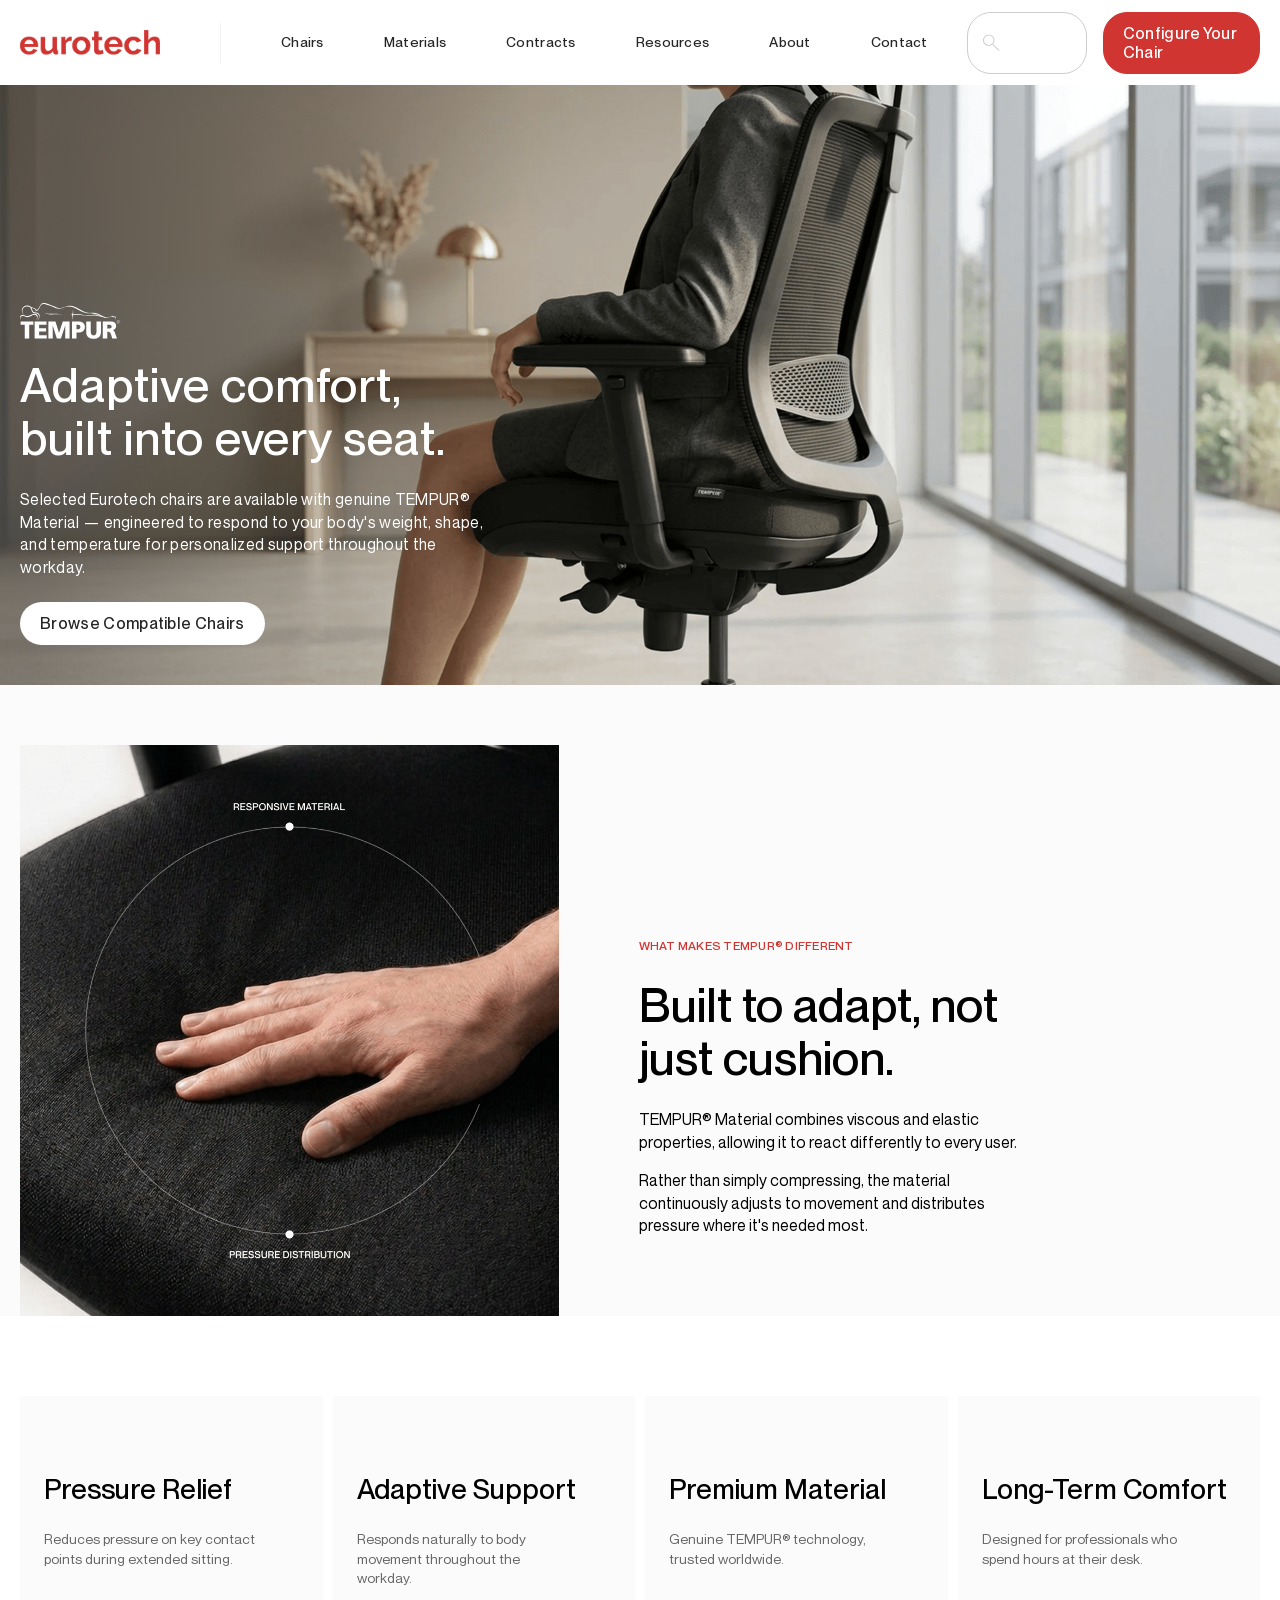
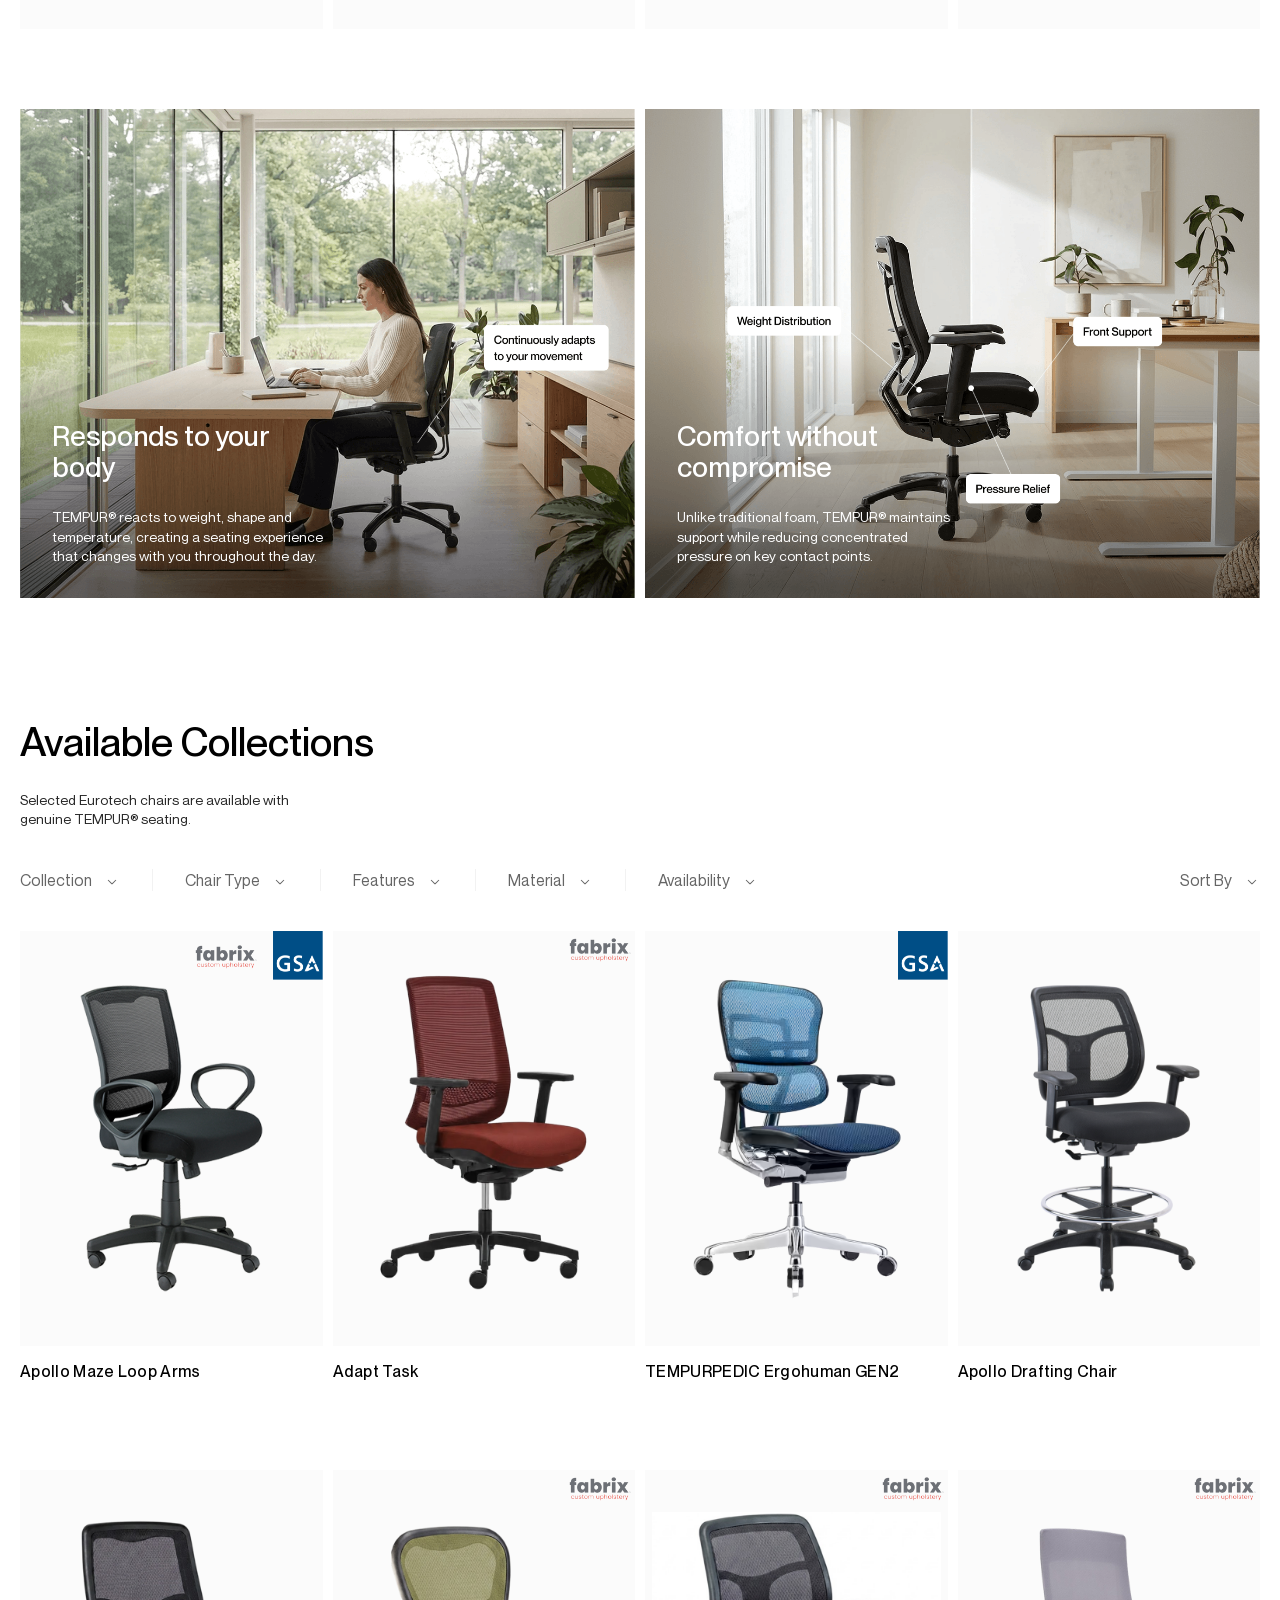
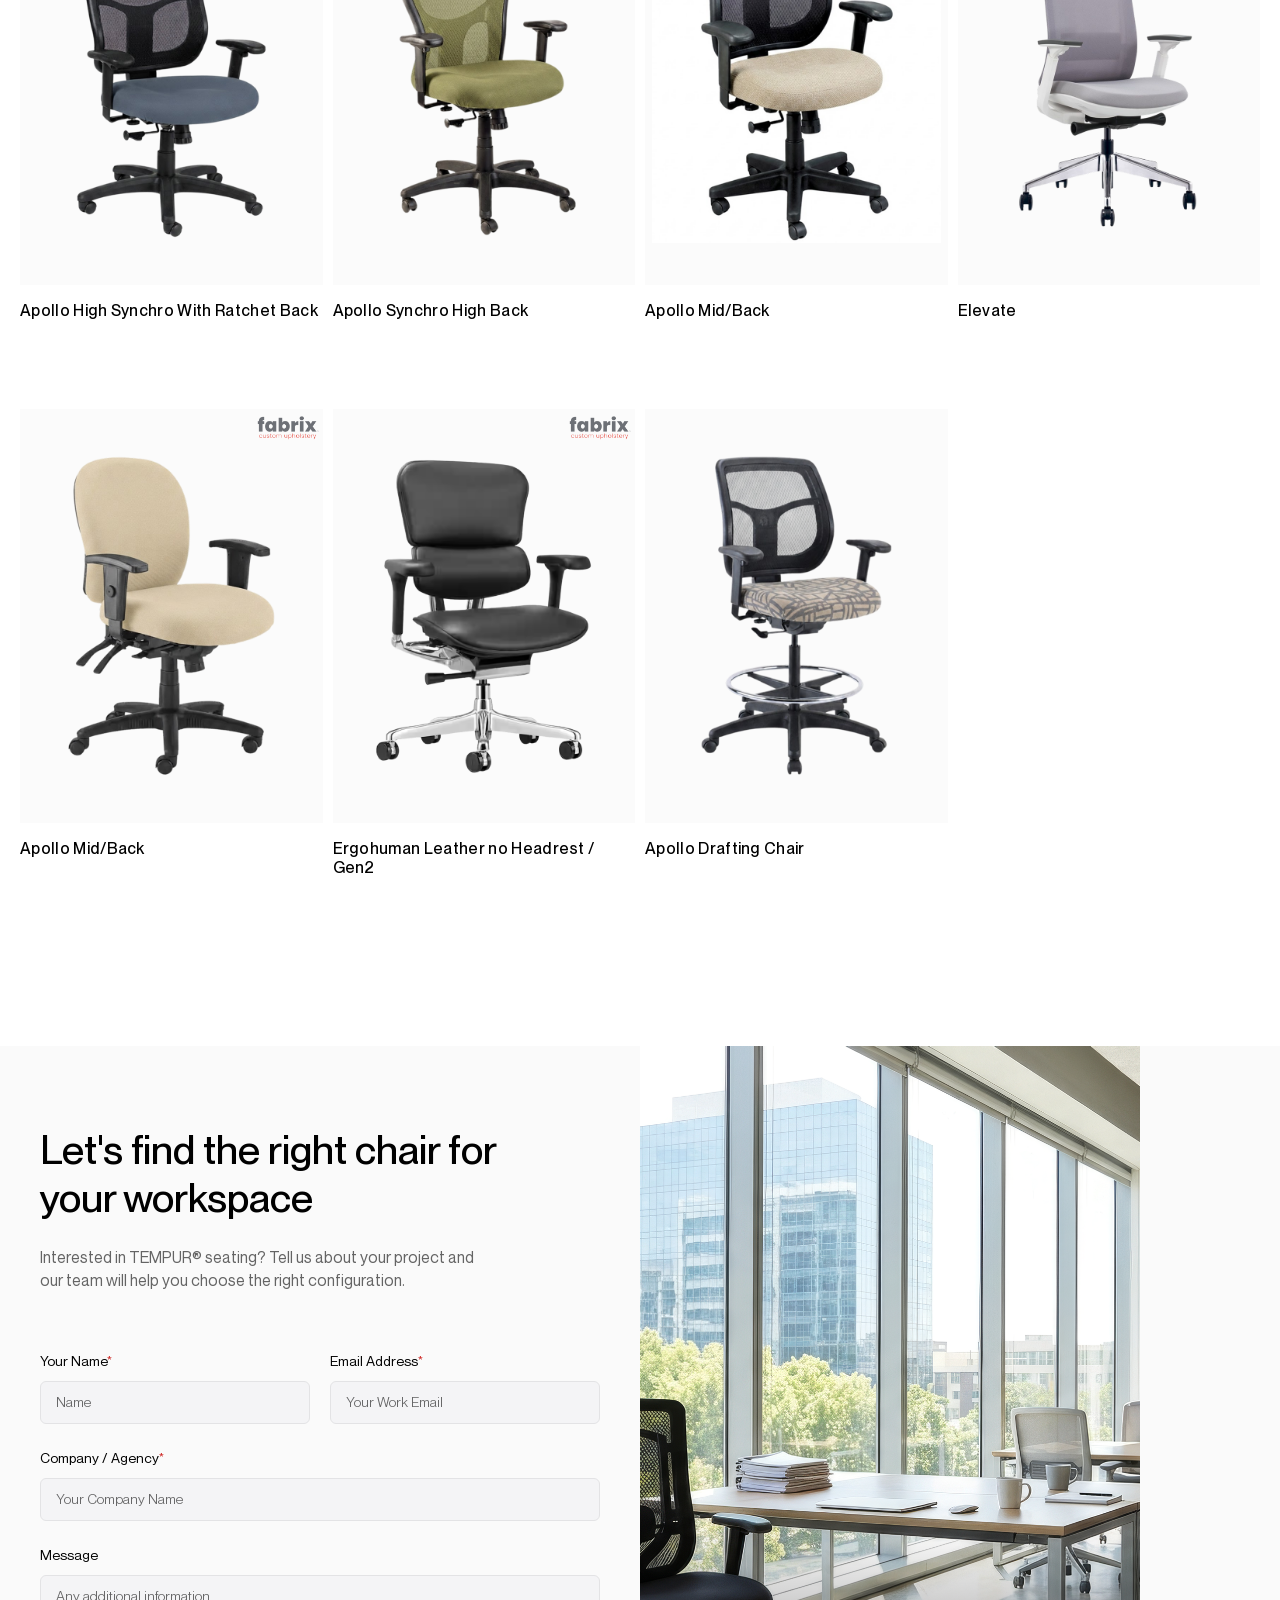
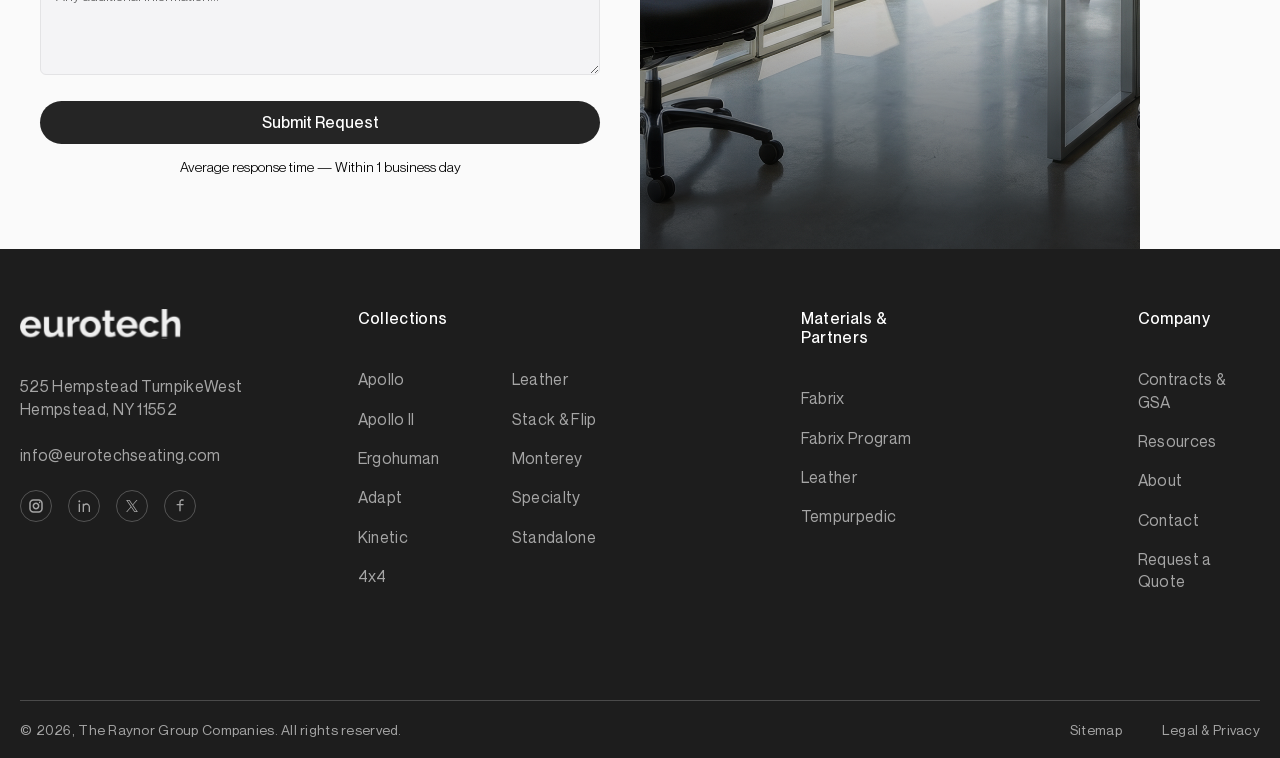
<file: tempurpedic.html>
<!DOCTYPE html>
<html lang="en">

<head>
    <meta charset="UTF-8">
    <meta name="viewport" content="width=device-width, initial-scale=1.0">
    <title>Tempurpedic | Splash Eurotech Seating</title>
    <link rel="stylesheet" href="assets/css/fonts.css">
    <link rel="stylesheet" href="assets/css/swiper-bundle.min.css">
    <link rel="stylesheet" href="assets/css/main.css">
</head>

<body>
    <header class="header-site">
        <div class="container">
            <div class="header-inner">
                <div class="header-left">
                    <div class="header-logo">
                        <a href="index.html">
                            <img src="assets/images/logo.svg" alt="">
                        </a>
                    </div>
                    <div class="header-line-space"></div>
                    <div class="header-menu">
                        <nav>
                            <ul>
                                <li class="has-mega-menu">
                                    <a href="#">Chairs</a>

                                    <div class="mega-menu ">
                                        <div class="container">
                                            <div class="mega-menu-wrap">
                                                <div class="mega-menu-inner">
                                                    <div class="mega-menu-links">
                                                        <div class="mega-menu-column">
                                                            <a href="#" class="mega-menu-heading">
                                                                Browse by Collection
                                                                <span>
                                                                    <svg width="5" height="9" viewBox="0 0 5 9"
                                                                        fill="none" xmlns="http://www.w3.org/2000/svg">
                                                                        <path
                                                                            d="M-0.000107288 0.706667L0.707226 9.53674e-07L4.55989 3.85133C4.622 3.91305 4.67128 3.98643 4.70491 4.06726C4.73855 4.1481 4.75586 4.23478 4.75586 4.32233C4.75586 4.40988 4.73855 4.49657 4.70491 4.5774C4.67128 4.65824 4.622 4.73162 4.55989 4.79333L0.707226 8.64667L0.00055933 7.94L3.61656 4.32333L-0.000107288 0.706667Z"
                                                                            fill="#D13532" />
                                                                    </svg>
                                                                </span>
                                                            </a>
                                                            <ul>
                                                                <li><a href="#">Apollo</a></li>
                                                                <li><a href="#">Apollo II</a></li>
                                                                <li><a href="#">Ergohuman</a></li>
                                                                <li><a href="#">Adapt</a></li>
                                                                <li><a href="#">Kinetic</a></li>
                                                                <li><a href="#">4x4</a></li>
                                                                <li><a href="#">Leather</a></li>
                                                                <li><a href="#">Stack & Flip</a></li>
                                                                <li><a href="#">Monterey</a></li>
                                                                <li><a href="#">Specialty</a></li>
                                                                <li><a href="#">Standalone</a></li>
                                                            </ul>
                                                        </div>

                                                        <div class="mega-menu-column">
                                                            <a href="#" class="mega-menu-heading">
                                                                Browse by Setting
                                                                <span>
                                                                    <svg width="5" height="9" viewBox="0 0 5 9"
                                                                        fill="none" xmlns="http://www.w3.org/2000/svg">
                                                                        <path
                                                                            d="M-0.000107288 0.706667L0.707226 9.53674e-07L4.55989 3.85133C4.622 3.91305 4.67128 3.98643 4.70491 4.06726C4.73855 4.1481 4.75586 4.23478 4.75586 4.32233C4.75586 4.40988 4.73855 4.49657 4.70491 4.5774C4.67128 4.65824 4.622 4.73162 4.55989 4.79333L0.707226 8.64667L0.00055933 7.94L3.61656 4.32333L-0.000107288 0.706667Z"
                                                                            fill="#D13532" />
                                                                    </svg>
                                                                </span>
                                                            </a>

                                                            <ul>
                                                                <li><a href="#">Office</a></li>
                                                                <li><a href="#">Healthcare</a></li>
                                                                <li><a href="#">Education</a></li>
                                                                <li><a href="#">Conference</a></li>
                                                                <li><a href="#">Executive</a></li>
                                                                <li><a href="#">Guest / Lounge</a></li>
                                                            </ul>
                                                        </div>

                                                        <div class="mega-menu-column">
                                                            <div class="mega-menu-heading">
                                                                Featured
                                                            </div>

                                                            <ul>
                                                                <li><a href="#">Configure a Chair</a></li>
                                                                <li><a href="#">Materials Library</a></li>
                                                            </ul>
                                                        </div>

                                                    </div>
                                                    <div class="mega-menu-banners ">

                                                        <a href="#" class="mega-menu-card title-black">
                                                            <div class="mega-menu-image">
                                                                <img src="assets/images/Apollo-Collection-Image.png"
                                                                    alt="Apollo Collection">
                                                            </div>

                                                            <span class="mega-menu-card-title ">
                                                                Apollo Collection
                                                            </span>
                                                        </a>

                                                        <a href="#" class="mega-menu-card title-white">
                                                            <div class="mega-menu-image">
                                                                <img src="assets/images/Latest-News-Image.png"
                                                                    alt="Latest News">
                                                            </div>

                                                            <span class="mega-menu-card-title ">
                                                                Latest News
                                                            </span>
                                                        </a>

                                                    </div>
                                                </div>
                                            </div>

                                        </div>
                                    </div>
                                </li>
                                <li class="has-mega-menu">
                                    <a href="#">Materials</a>

                                    <div class="mega-menu ">
                                        <div class="container">
                                            <div class="mega-menu-wrap">
                                                <div class="mega-menu-materials">
                                                    <a href="#" class="material-menu-card">
                                                        <div class="material-menu-image">
                                                            <img class="image"
                                                                src="assets/images/Materials-Overview-Image.png"
                                                                alt="Overview">
                                                        </div>

                                                        <div class="material-menu-content">
                                                            <div class="material-menu-title">
                                                                Overview
                                                                <span class="material-menu-arrow">
                                                                    <svg width="5" height="9" viewBox="0 0 5 9"
                                                                        fill="none" xmlns="http://www.w3.org/2000/svg">
                                                                        <path
                                                                            d="M-0.000107288 0.706667L0.707226 9.53674e-07L4.55989 3.85133C4.622 3.91305 4.67128 3.98643 4.70491 4.06726C4.73855 4.1481 4.75586 4.23478 4.75586 4.32233C4.75586 4.40988 4.73855 4.49657 4.70491 4.5774C4.67128 4.65824 4.622 4.73162 4.55989 4.79333L0.707226 8.64667L0.00055933 7.94L3.61656 4.32333L-0.000107288 0.706667Z"
                                                                            fill="#D13532" />
                                                                    </svg>
                                                                </span>
                                                            </div>
                                                            <p class="material-menu-description">
                                                                Explore all options
                                                            </p>
                                                        </div>
                                                    </a>
                                                    <a href="#" class="material-menu-card">
                                                        <div class="material-menu-image">
                                                            <img class="image"
                                                                src="assets/images/Materials-Fabrix-Image.png"
                                                                alt="Fabric Program">
                                                            <img src="assets/images/fabrix-logo.svg" alt=""
                                                                class="card-logo">
                                                        </div>
                                                        <div class="material-menu-content">
                                                            <div class="material-menu-title">
                                                                Fabric Program
                                                                <span class="material-menu-arrow">
                                                                    <svg width="5" height="9" viewBox="0 0 5 9"
                                                                        fill="none" xmlns="http://www.w3.org/2000/svg">
                                                                        <path
                                                                            d="M-0.000107288 0.706667L0.707226 9.53674e-07L4.55989 3.85133C4.622 3.91305 4.67128 3.98643 4.70491 4.06726C4.73855 4.1481 4.75586 4.23478 4.75586 4.32233C4.75586 4.40988 4.73855 4.49657 4.70491 4.5774C4.67128 4.65824 4.622 4.73162 4.55989 4.79333L0.707226 8.64667L0.00055933 7.94L3.61656 4.32333L-0.000107288 0.706667Z"
                                                                            fill="#D13532" />
                                                                    </svg>
                                                                </span>
                                                            </div>
                                                            <p class="material-menu-description">
                                                                Upholstery solutions
                                                            </p>
                                                        </div>
                                                    </a>
                                                    <a href="#" class="material-menu-card">
                                                        <div class="material-menu-image">
                                                            <img class="image"
                                                                src="assets/images/Materials-Libary-Image.png"
                                                                alt="Material Library">
                                                        </div>
                                                        <div class="material-menu-content">
                                                            <div class="material-menu-title">
                                                                Material Library
                                                                <span class="material-menu-arrow">
                                                                    <svg width="5" height="9" viewBox="0 0 5 9"
                                                                        fill="none" xmlns="http://www.w3.org/2000/svg">
                                                                        <path
                                                                            d="M-0.000107288 0.706667L0.707226 9.53674e-07L4.55989 3.85133C4.622 3.91305 4.67128 3.98643 4.70491 4.06726C4.73855 4.1481 4.75586 4.23478 4.75586 4.32233C4.75586 4.40988 4.73855 4.49657 4.70491 4.5774C4.67128 4.65824 4.622 4.73162 4.55989 4.79333L0.707226 8.64667L0.00055933 7.94L3.61656 4.32333L-0.000107288 0.706667Z"
                                                                            fill="#D13532" />
                                                                    </svg>
                                                                </span>
                                                            </div>
                                                            <p class="material-menu-description">
                                                                Browse fabrics &amp; mesh
                                                            </p>
                                                        </div>
                                                    </a>
                                                    <a href="#" class="material-menu-card">
                                                        <div class="material-menu-image">
                                                            <img class="image"
                                                                src="assets/images/Materials-Tempur-Image.png"
                                                                alt="TEMPUR">
                                                            <img src="assets/images/tempur-logo.svg" alt=""
                                                                class="card-logo">
                                                        </div>
                                                        <div class="material-menu-content">
                                                            <div class="material-menu-title">
                                                                TEMPUR®
                                                                <span class="material-menu-arrow">
                                                                    <svg width="5" height="9" viewBox="0 0 5 9"
                                                                        fill="none" xmlns="http://www.w3.org/2000/svg">
                                                                        <path
                                                                            d="M-0.000107288 0.706667L0.707226 9.53674e-07L4.55989 3.85133C4.622 3.91305 4.67128 3.98643 4.70491 4.06726C4.73855 4.1481 4.75586 4.23478 4.75586 4.32233C4.75586 4.40988 4.73855 4.49657 4.70491 4.5774C4.67128 4.65824 4.622 4.73162 4.55989 4.79333L0.707226 8.64667L0.00055933 7.94L3.61656 4.32333L-0.000107288 0.706667Z"
                                                                            fill="#D13532" />
                                                                    </svg>
                                                                </span>
                                                            </div>
                                                            <p class="material-menu-description">
                                                                Pressure-relieving seat technology
                                                            </p>
                                                        </div>
                                                    </a>
                                                </div>
                                            </div>
                                        </div>
                                    </div>
                                </li>
                                <li><a href="#">Contracts</a></li>
                                <li><a href="#">Resources</a></li>
                                <li><a href="#">About</a></li>
                                <li><a href="#">Contact</a></li>
                            </ul>
                        </nav>
                    </div>
                </div>
                <div class="header-right">
                    <div class="header-search">
                        <div class="search-icon">
                            <svg width="17" height="17" viewBox="0 0 17 17" fill="none"
                                xmlns="http://www.w3.org/2000/svg">
                                <path
                                    d="M15.677 16.385L9.415 10.123C8.915 10.549 8.34 10.8787 7.69 11.112C7.04 11.3453 6.38667 11.462 5.73 11.462C4.13133 11.462 2.77667 10.9067 1.666 9.796C0.555333 8.68467 0 7.32967 0 5.731C0 4.13233 0.555333 2.77767 1.666 1.667C2.77667 0.556334 4.13133 0.000667266 5.73 5.99161e-07C7.32867 -0.000666067 8.68367 0.555 9.795 1.667C10.9063 2.779 11.4617 4.13367 11.461 5.731C11.461 6.42567 11.338 7.098 11.092 7.748C10.846 8.398 10.5227 8.954 10.122 9.416L16.384 15.677L15.677 16.385ZM5.731 10.461C7.05767 10.461 8.17767 10.0043 9.091 9.091C10.0043 8.17767 10.461 7.05733 10.461 5.73C10.461 4.40267 10.0043 3.28267 9.091 2.37C8.17767 1.45733 7.05767 1.00067 5.731 1C4.40433 0.999334 3.284 1.456 2.37 2.37C1.456 3.284 0.999333 4.404 1 5.73C1.00067 7.056 1.45733 8.176 2.37 9.09C3.28267 10.004 4.40267 10.4607 5.73 10.46"
                                    fill="currentColor" />
                            </svg>
                        </div>
                        <input type="text" name="search" id="search">
                    </div>
                    <a href="#" class="btn btn-primary">Configure Your Chair</a>
                </div>
            </div>
        </div>
    </header>
    <main>
        <!-- Module Hero -->
        <section class="hero-sec hero-sec-medium"
            style="background: url(assets/images/tempurpedic-hero-img.png) no-repeat center / cover;">
            <div class="container">
                <div class="hero-main">
                    <img src="assets/images/tempurpedic-logo.svg" alt="" class="hero-logo">
                    <h1 class="hero-heading">Adaptive comfort, built into every seat.</h1>
                    <div class="hero-desc">
                        <p>Selected Eurotech chairs are available with genuine TEMPUR® Material — engineered to respond
                            to your body's weight, shape, and temperature for personalized support throughout the
                            workday.</p>
                    </div>
                    <div class="hero-buttons">
                        <a href="#" class="btn btn-white">Browse Compatible Chairs</a>
                    </div>
                </div>
            </div>
        </section>

        <section class="tempur-difference-sec">
            <div class="container">
                <div class="tempur-difference__inner">
                    <div class="tempur-difference__left">
                        <div class="tempur-difference__image">
                            <img src="assets/images/tempur-difference-image.png" alt="">
                        </div>
                    </div>
                    <div class="tempur-difference__right">
                        <div class="tempur-difference__content">
                            <div class="section-label">What Makes TEMPUR® Different</div>
                            <h2 class="tempur-difference__heading">Built to adapt, not just cushion.</h2>
                            <div class="tempur-difference__desc">
                                <p>TEMPUR® Material combines viscous and elastic properties, allowing it to react
                                    differently to every user.</p>
                                <p>Rather than simply compressing, the material continuously adjusts to movement and
                                    distributes pressure where it's needed most.</p>
                            </div>
                        </div>

                    </div>
                </div>
            </div>
        </section>

        <section class="tempur-benefits-sec">
            <div class="container">
                <div class="tempur-benefits__list">
                    <div class="tempur-benefits__item">
                        <div class="item-title">Pressure Relief</div>
                        <div class="item-desc">
                            <p>Reduces pressure on key contact points during extended sitting.</p>
                        </div>
                    </div>
                    <div class="tempur-benefits__item">
                        <div class="item-title">Adaptive Support</div>
                        <div class="item-desc">
                            <p>Responds naturally to body movement throughout the workday.</p>
                        </div>
                    </div>
                    <div class="tempur-benefits__item">
                        <div class="item-title">Premium Material</div>
                        <div class="item-desc">
                            <p>Genuine TEMPUR® technology, trusted worldwide.</p>
                        </div>
                    </div>
                    <div class="tempur-benefits__item">
                        <div class="item-title">Long-Term Comfort</div>
                        <div class="item-desc">
                            <p>Designed for professionals who spend hours at their desk.</p>
                        </div>
                    </div>
                </div>
            </div>
        </section>

        <section class="tempur-comfort-sec">
            <div class="container">
                <div class="tempur-comfort__inner">
                    <div class="tempur-comfort__card">
                        <img src="assets/images/tempur-comfort-img-1.png" alt="" class="card-img">
                        <div class="card-content">
                            <div class="card-title">Responds to your body</div>
                            <div class="card-desc">
                                <p>TEMPUR® reacts to weight, shape and temperature, creating a seating experience that
                                    changes with you throughout the day.</p>
                            </div>
                        </div>
                    </div>
                    <div class="tempur-comfort__card">
                        <img src="assets/images/tempur-comfort-img-2.png" alt="" class="card-img">
                        <div class="card-content">
                            <div class="card-title">Comfort without compromise</div>
                            <div class="card-desc">
                                <p>Unlike traditional foam, TEMPUR® maintains support while reducing concentrated
                                    pressure on key contact points.</p>
                            </div>
                        </div>
                    </div>
                </div>
            </div>
        </section>

        <section class="browse-settings-sec tempur-ava-collec-sec">
            <div class="container">
                <h2 class="section-heading tempur-ava-collec__heading">Available Collections</h2>
                <div class="tempur-ava-collec__desc">
                    <p>Selected Eurotech chairs are available with genuine TEMPUR® seating.</p>
                </div>
                <div class="product-filter">
                    <div class="left">
                        <div class="product-filter__item">

                            <button type="button" class="product-filter__trigger" aria-expanded="false"
                                aria-controls="filter-collection">
                                <span class="product-filter__label">
                                    Collection
                                </span>

                                <span class="product-filter__count"></span>

                                <span class="product-filter__arrow">
                                    <svg width="16" height="8" viewBox="0 0 16 8" fill="none"
                                        xmlns="http://www.w3.org/2000/svg">
                                        <g clip-path="url(#clip0_1057_4058)">
                                            <path
                                                d="M11.6133 1.63466L12.32 2.34199L8.46867 6.19466C8.40696 6.25676 8.33358 6.30605 8.25274 6.33968C8.17191 6.37331 8.08522 6.39063 7.99767 6.39063C7.91012 6.39063 7.82344 6.37331 7.7426 6.33968C7.66177 6.30605 7.58839 6.25676 7.52667 6.19466L3.67334 2.34199L4.38001 1.63533L7.99667 5.25133L11.6133 1.63466Z"
                                                fill="currentColor" />
                                        </g>
                                        <defs>
                                            <clipPath id="clip0_1057_4058">
                                                <rect width="8" height="16" fill="white"
                                                    transform="translate(16) rotate(90)" />
                                            </clipPath>
                                        </defs>
                                    </svg>



                                </span>
                            </button>

                            <div id="filter-collection" class="product-filter__dropdown">
                                <div class="product-filter__dropdown-inner">

                                    <div class="product-filter__dropdown-head">
                                        <span class="product-filter__dropdown-title">
                                            Collection
                                        </span>

                                        <button type="button" class="product-filter__clear">
                                            Clear
                                        </button>
                                    </div>

                                    <div class="product-filter__options">

                                        <label class="product-filter__option">
                                            <input type="checkbox" name="collection" value="apollo">
                                            <span class="product-filter__checkbox"></span>
                                            <span>Apollo</span>
                                        </label>

                                        <label class="product-filter__option">
                                            <input type="checkbox" name="collection" value="apollo-ii">
                                            <span class="product-filter__checkbox"></span>
                                            <span>Apollo II</span>
                                        </label>

                                        <label class="product-filter__option">
                                            <input type="checkbox" name="collection" value="ergohuman">
                                            <span class="product-filter__checkbox"></span>
                                            <span>Ergohuman</span>
                                        </label>

                                        <label class="product-filter__option">
                                            <input type="checkbox" name="collection" value="4x4">
                                            <span class="product-filter__checkbox"></span>
                                            <span>4x4</span>
                                        </label>

                                        <label class="product-filter__option">
                                            <input type="checkbox" name="collection" value="kinetic">
                                            <span class="product-filter__checkbox"></span>
                                            <span>Kinetic</span>
                                        </label>

                                        <label class="product-filter__option">
                                            <input type="checkbox" name="collection" value="adapt">
                                            <span class="product-filter__checkbox"></span>
                                            <span>Adapt</span>
                                        </label>

                                        <label class="product-filter__option">
                                            <input type="checkbox" name="collection" value="leather">
                                            <span class="product-filter__checkbox"></span>
                                            <span>Leather</span>
                                        </label>

                                        <label class="product-filter__option">
                                            <input type="checkbox" name="collection" value="stack-flip">
                                            <span class="product-filter__checkbox"></span>
                                            <span>Stack &amp; Flip</span>
                                        </label>

                                        <label class="product-filter__option">
                                            <input type="checkbox" name="collection" value="monterey">
                                            <span class="product-filter__checkbox"></span>
                                            <span>Monterey</span>
                                        </label>

                                        <label class="product-filter__option">
                                            <input type="checkbox" name="collection" value="specialty">
                                            <span class="product-filter__checkbox"></span>
                                            <span>Specialty</span>
                                        </label>

                                        <label class="product-filter__option">
                                            <input type="checkbox" name="collection" value="health-care">
                                            <span class="product-filter__checkbox"></span>
                                            <span>Health Care</span>
                                        </label>

                                    </div>
                                </div>
                            </div>

                        </div>

                        <div class="product-filter__item">

                            <button type="button" class="product-filter__trigger" aria-expanded="false"
                                aria-controls="filter-chair-type">
                                <span class="product-filter__label">
                                    Chair Type
                                </span>

                                <span class="product-filter__count"></span>

                                <span class="product-filter__arrow">
                                    <svg width="16" height="8" viewBox="0 0 16 8" fill="none"
                                        xmlns="http://www.w3.org/2000/svg">
                                        <g clip-path="url(#clip0_1057_4058)">
                                            <path
                                                d="M11.6133 1.63466L12.32 2.34199L8.46867 6.19466C8.40696 6.25676 8.33358 6.30605 8.25274 6.33968C8.17191 6.37331 8.08522 6.39063 7.99767 6.39063C7.91012 6.39063 7.82344 6.37331 7.7426 6.33968C7.66177 6.30605 7.58839 6.25676 7.52667 6.19466L3.67334 2.34199L4.38001 1.63533L7.99667 5.25133L11.6133 1.63466Z"
                                                fill="currentColor" />
                                        </g>
                                        <defs>
                                            <clipPath id="clip0_1057_4058">
                                                <rect width="8" height="16" fill="white"
                                                    transform="translate(16) rotate(90)" />
                                            </clipPath>
                                        </defs>
                                    </svg>



                                </span>
                            </button>

                            <div id="filter-chair-type" class="product-filter__dropdown">
                                <div class="product-filter__dropdown-inner">

                                    <div class="product-filter__dropdown-head">
                                        <span class="product-filter__dropdown-title">
                                            Chair Type
                                        </span>

                                        <button type="button" class="product-filter__clear">
                                            Clear
                                        </button>
                                    </div>

                                    <div class="product-filter__options">

                                        <label class="product-filter__option">
                                            <input type="checkbox" name="chair-type" value="mid-back">

                                            <span class="product-filter__checkbox"></span>

                                            <span>Mid-back</span>
                                        </label>

                                        <label class="product-filter__option">
                                            <input type="checkbox" name="chair-type" value="high-back">

                                            <span class="product-filter__checkbox"></span>

                                            <span>High-back</span>
                                        </label>

                                        <label class="product-filter__option">
                                            <input type="checkbox" name="chair-type" value="stool">

                                            <span class="product-filter__checkbox"></span>

                                            <span>Stool</span>
                                        </label>

                                        <label class="product-filter__option">
                                            <input type="checkbox" name="chair-type" value="guest">

                                            <span class="product-filter__checkbox"></span>

                                            <span>Guest</span>
                                        </label>

                                    </div>
                                </div>
                            </div>

                        </div>

                        <div class="product-filter__item">

                            <button type="button" class="product-filter__trigger" aria-expanded="false"
                                aria-controls="filter-features">
                                <span class="product-filter__label">
                                    Features
                                </span>

                                <span class="product-filter__count"></span>

                                <span class="product-filter__arrow">
                                    <svg width="16" height="8" viewBox="0 0 16 8" fill="none"
                                        xmlns="http://www.w3.org/2000/svg">
                                        <g clip-path="url(#clip0_1057_4058)">
                                            <path
                                                d="M11.6133 1.63466L12.32 2.34199L8.46867 6.19466C8.40696 6.25676 8.33358 6.30605 8.25274 6.33968C8.17191 6.37331 8.08522 6.39063 7.99767 6.39063C7.91012 6.39063 7.82344 6.37331 7.7426 6.33968C7.66177 6.30605 7.58839 6.25676 7.52667 6.19466L3.67334 2.34199L4.38001 1.63533L7.99667 5.25133L11.6133 1.63466Z"
                                                fill="currentColor" />
                                        </g>
                                        <defs>
                                            <clipPath id="clip0_1057_4058">
                                                <rect width="8" height="16" fill="white"
                                                    transform="translate(16) rotate(90)" />
                                            </clipPath>
                                        </defs>
                                    </svg>


                                </span>
                            </button>

                            <div id="filter-features" class="product-filter__dropdown">
                                <div class="product-filter__dropdown-inner">

                                    <div class="product-filter__dropdown-head">
                                        <span class="product-filter__dropdown-title">
                                            Features
                                        </span>

                                        <button type="button" class="product-filter__clear">
                                            Clear
                                        </button>
                                    </div>

                                    <div class="product-filter__options">

                                        <label class="product-filter__option">
                                            <input type="checkbox" name="features" value="back">

                                            <span class="product-filter__checkbox"></span>

                                            <span>Back</span>
                                        </label>

                                        <label class="product-filter__option">
                                            <input type="checkbox" name="features" value="seat">

                                            <span class="product-filter__checkbox"></span>

                                            <span>Seat</span>
                                        </label>

                                        <label class="product-filter__option">
                                            <input type="checkbox" name="features" value="arms">

                                            <span class="product-filter__checkbox"></span>

                                            <span>Arms</span>
                                        </label>

                                        <label class="product-filter__option">
                                            <input type="checkbox" name="features" value="head">

                                            <span class="product-filter__checkbox"></span>

                                            <span>Head</span>
                                        </label>

                                    </div>
                                </div>
                            </div>

                        </div>

                        <div class="product-filter__item">

                            <button type="button" class="product-filter__trigger" aria-expanded="false"
                                aria-controls="filter-material">
                                <span class="product-filter__label">
                                    Material
                                </span>

                                <span class="product-filter__count"></span>

                                <span class="product-filter__arrow">
                                    <svg width="16" height="8" viewBox="0 0 16 8" fill="none"
                                        xmlns="http://www.w3.org/2000/svg">
                                        <g clip-path="url(#clip0_1057_4058)">
                                            <path
                                                d="M11.6133 1.63466L12.32 2.34199L8.46867 6.19466C8.40696 6.25676 8.33358 6.30605 8.25274 6.33968C8.17191 6.37331 8.08522 6.39063 7.99767 6.39063C7.91012 6.39063 7.82344 6.37331 7.7426 6.33968C7.66177 6.30605 7.58839 6.25676 7.52667 6.19466L3.67334 2.34199L4.38001 1.63533L7.99667 5.25133L11.6133 1.63466Z"
                                                fill="currentColor" />
                                        </g>
                                        <defs>
                                            <clipPath id="clip0_1057_4058">
                                                <rect width="8" height="16" fill="white"
                                                    transform="translate(16) rotate(90)" />
                                            </clipPath>
                                        </defs>
                                    </svg>



                                </span>
                            </button>

                            <div id="filter-material" class="product-filter__dropdown">
                                <div class="product-filter__dropdown-inner">

                                    <div class="product-filter__dropdown-head">
                                        <span class="product-filter__dropdown-title">
                                            Material
                                        </span>

                                        <button type="button" class="product-filter__clear">
                                            Clear
                                        </button>
                                    </div>

                                    <div class="product-filter__options">

                                        <label class="product-filter__option">
                                            <input type="checkbox" name="material" value="mesh">

                                            <span class="product-filter__checkbox"></span>

                                            <span>Material 1</span>
                                        </label>

                                        <label class="product-filter__option">
                                            <input type="checkbox" name="material" value="leather">

                                            <span class="product-filter__checkbox"></span>

                                            <span>Material 2</span>
                                        </label>

                                    </div>
                                </div>
                            </div>

                        </div>

                        <div class="product-filter__item">

                            <button type="button" class="product-filter__trigger" aria-expanded="false"
                                aria-controls="filter-availability">
                                <span class="product-filter__label">
                                    Availability
                                </span>

                                <span class="product-filter__count"></span>

                                <span class="product-filter__arrow">
                                    <svg width="16" height="8" viewBox="0 0 16 8" fill="none"
                                        xmlns="http://www.w3.org/2000/svg">
                                        <g clip-path="url(#clip0_1057_4058)">
                                            <path
                                                d="M11.6133 1.63466L12.32 2.34199L8.46867 6.19466C8.40696 6.25676 8.33358 6.30605 8.25274 6.33968C8.17191 6.37331 8.08522 6.39063 7.99767 6.39063C7.91012 6.39063 7.82344 6.37331 7.7426 6.33968C7.66177 6.30605 7.58839 6.25676 7.52667 6.19466L3.67334 2.34199L4.38001 1.63533L7.99667 5.25133L11.6133 1.63466Z"
                                                fill="currentColor" />
                                        </g>
                                        <defs>
                                            <clipPath id="clip0_1057_4058">
                                                <rect width="8" height="16" fill="white"
                                                    transform="translate(16) rotate(90)" />
                                            </clipPath>
                                        </defs>
                                    </svg>



                                </span>
                            </button>

                            <div id="filter-availability" class="product-filter__dropdown">
                                <div class="product-filter__dropdown-inner">

                                    <div class="product-filter__dropdown-head">
                                        <span class="product-filter__dropdown-title">
                                            Availability
                                        </span>

                                        <button type="button" class="product-filter__clear">
                                            Clear
                                        </button>
                                    </div>

                                    <div class="product-filter__options">

                                        <label class="product-filter__option">
                                            <input type="checkbox" name="availability" value="in-stock">

                                            <span class="product-filter__checkbox"></span>

                                            <span>In Stock</span>
                                        </label>

                                        <label class="product-filter__option">
                                            <input type="checkbox" name="availability" value="out-of-stock">

                                            <span class="product-filter__checkbox"></span>

                                            <span>Out of stock</span>
                                        </label>

                                    </div>
                                </div>
                            </div>

                        </div>
                    </div>

                    <div class="right">
                        <div class="product-filter__item product-filter__item--sort">

                            <button type="button" class="product-filter__trigger" aria-expanded="false"
                                aria-controls="filter-sort">
                                <span class="product-filter__label">
                                    Sort By
                                </span>

                                <span class="product-filter__selected">

                                </span>

                                <span class="product-filter__arrow">
                                    <svg width="16" height="8" viewBox="0 0 16 8" fill="none"
                                        xmlns="http://www.w3.org/2000/svg">
                                        <g clip-path="url(#clip0_1057_4058)">
                                            <path
                                                d="M11.6133 1.63466L12.32 2.34199L8.46867 6.19466C8.40696 6.25676 8.33358 6.30605 8.25274 6.33968C8.17191 6.37331 8.08522 6.39063 7.99767 6.39063C7.91012 6.39063 7.82344 6.37331 7.7426 6.33968C7.66177 6.30605 7.58839 6.25676 7.52667 6.19466L3.67334 2.34199L4.38001 1.63533L7.99667 5.25133L11.6133 1.63466Z"
                                                fill="currentColor" />
                                        </g>
                                        <defs>
                                            <clipPath id="clip0_1057_4058">
                                                <rect width="8" height="16" fill="white"
                                                    transform="translate(16) rotate(90)" />
                                            </clipPath>
                                        </defs>
                                    </svg>
                                </span>
                            </button>

                            <div id="filter-sort" class="product-filter__dropdown product-filter__dropdown--sort">
                                <div class="product-filter__dropdown-inner">

                                    <div class="product-filter__dropdown-head">
                                        <span class="product-filter__dropdown-title">
                                            Sort By
                                        </span>
                                    </div>

                                    <div class="product-filter__options">

                                        <label class="product-filter__option">
                                            <input type="radio" name="sort-by" value="newest">

                                            <span class="product-filter__radio"></span>

                                            <span>Newest</span>
                                        </label>

                                        <label class="product-filter__option">
                                            <input type="radio" name="sort-by" value="price-low-high">

                                            <span class="product-filter__radio"></span>

                                            <span>Price: Low to High</span>
                                        </label>

                                        <label class="product-filter__option">
                                            <input type="radio" name="sort-by" value="price-high-low">

                                            <span class="product-filter__radio"></span>

                                            <span>Price: High to Low</span>
                                        </label>

                                    </div>
                                </div>
                            </div>

                        </div>
                    </div>

                </div>
                <div class="product-list">
                    <a href="#" class="cs-product__item">
                        <div class="item-image">
                            <img class="image" src="assets/images/products/Apollo-Maze-Loop-Arms.png" alt="">
                            <div class="image-logo">
                                <img src="assets/images/fabrix-logo-color.svg" alt="" class="">
                                <img src="assets/images/gsa-logo.svg" alt="" class="">
                            </div>
                        </div>
                        <div class="item-content">
                            <h3 class="item-title">Apollo Maze Loop Arms</h3>
                            <div class="item-view item-price">
                                <span>From $469</span>
                            </div>
                        </div>
                    </a>
                    <a href="#" class="cs-product__item">
                        <div class="item-image">
                            <img class="image" src="assets/images/products/Adapt-Task.png" alt="">
                            <div class="image-logo">
                                <img src="assets/images/fabrix-logo-color.svg" alt="" class="">
                            </div>
                        </div>
                        <div class="item-content">
                            <h3 class="item-title">Adapt Task</h3>
                            <div class="item-view item-price">
                                <span>From $469</span>
                            </div>
                        </div>
                    </a>
                    <a href="#" class="cs-product__item">
                        <div class="item-image">
                            <img class="image" src="assets/images/products/TEMPURPEDIC-Ergohuman-GEN2.png" alt="">
                            <div class="image-logo">
                                <img src="assets/images/gsa-logo.svg" alt="" class="">
                            </div>
                        </div>
                        <div class="item-content">
                            <h3 class="item-title">TEMPURPEDIC Ergohuman GEN2</h3>
                            <div class="item-view item-price">
                                <span>From $469</span>
                            </div>
                        </div>
                    </a>
                    <a href="#" class="cs-product__item">
                        <div class="item-image">
                            <img class="image" src="assets/images/products/Apollo-Drafting-Chair.png" alt="">
                        </div>
                        <div class="item-content">
                            <h3 class="item-title">Apollo Drafting Chair</h3>
                            <div class="item-view item-price">
                                <span>From $469</span>
                            </div>
                        </div>
                    </a>
                    <a href="#" class="cs-product__item">
                        <div class="item-image">
                            <img class="image" src="assets/images/products/Apollo-High-Synchro-With-Ratchet-Back.png"
                                alt="">
                        </div>
                        <div class="item-content">
                            <h3 class="item-title">Apollo High Synchro With Ratchet Back</h3>
                            <div class="item-view item-price">
                                <span>From $469</span>
                            </div>
                        </div>
                    </a>
                    <a href="#" class="cs-product__item">
                        <div class="item-image">
                            <img class="image" src="assets/images/products/Apollo-Synchro-High-Back.png" alt="">
                            <div class="image-logo">
                                <img src="assets/images/fabrix-logo-color.svg" alt="" class="">
                            </div>
                        </div>
                        <div class="item-content">
                            <h3 class="item-title">Apollo Synchro High Back</h3>
                            <div class="item-view item-price">
                                <span>From $469</span>
                            </div>
                        </div>
                    </a>
                    <a href="#" class="cs-product__item">
                        <div class="item-image">
                            <img class="image" src="assets/images/products/Apollo-Mid-Back.png" alt="">
                            <div class="image-logo">
                                <img src="assets/images/fabrix-logo-color.svg" alt="" class="">
                            </div>
                        </div>
                        <div class="item-content">
                            <h3 class="item-title">Apollo Mid/Back</h3>
                            <div class="item-view item-price">
                                <span>From $469</span>
                            </div>
                        </div>
                    </a>
                    <a href="#" class="cs-product__item">
                        <div class="item-image">
                            <img class="image" src="assets/images/products/Elevate.png" alt="">
                            <div class="image-logo">
                                <img src="assets/images/fabrix-logo-color.svg" alt="" class="">
                            </div>
                        </div>
                        <div class="item-content">
                            <h3 class="item-title">Elevate</h3>
                            <div class="item-view item-price">
                                <span>From $469</span>
                            </div>
                        </div>
                    </a>

                    <a href="#" class="cs-product__item">
                        <div class="item-image">
                            <img class="image" src="assets/images/products/Apollo-Mid-Back-2.png" alt="">
                            <div class="image-logo">
                                <img src="assets/images/fabrix-logo-color.svg" alt="" class="">
                            </div>
                        </div>
                        <div class="item-content">
                            <h3 class="item-title">Apollo Mid/Back</h3>
                            <div class="item-view item-price">
                                <span>From $469</span>
                            </div>
                        </div>
                    </a>
                    <a href="#" class="cs-product__item">
                        <div class="item-image">
                            <img class="image" src="assets/images/products/Ergohuman-Leather-no-Headrest-Gen2.png"
                                alt="">
                            <div class="image-logo">
                                <img src="assets/images/fabrix-logo-color.svg" alt="" class="">
                            </div>
                        </div>
                        <div class="item-content">
                            <h3 class="item-title">Ergohuman Leather no Headrest / Gen2</h3>
                            <div class="item-view item-price">
                                <span>From $469</span>
                            </div>
                        </div>
                    </a>
                    <a href="#" class="cs-product__item">
                        <div class="item-image">
                            <img class="image" src="assets/images/products/Apollo-Drafting-Chair-2.png" alt="">
                        </div>
                        <div class="item-content">
                            <h3 class="item-title">Apollo Drafting Chair</h3>
                            <div class="item-view item-price">
                                <span>From $469</span>
                            </div>
                        </div>
                    </a>
                </div>
            </div>
        </section>

        <section class="cta-contact-sec">
            <div class="container">
                <div class="cta-contact__inner">
                    <div class="cta-contact__left">
                        <div class="cta-contact__content">
                            <h2 class="section-heading cta-contact__heading">Let's find the right chair for your
                                workspace
                            </h2>
                            <div class="cta-contact__desc">
                                <p>Interested in TEMPUR® seating? Tell us about your project and our team will help you
                                    choose the right configuration.</p>
                            </div>
                            <div class="cta-contact__form">
                                <form action="">
                                    <div class="form-wrapper">
                                        <div class="form-row">
                                            <div class="form-group">
                                                <label for="name" class="form-label">Your Name<span>*</span></label>
                                                <input type="text" name="name" placeholder="Name">
                                            </div>
                                            <div class="form-group">
                                                <label for="email" class="form-label">Email
                                                    Address<span>*</span></label>
                                                <input type="email" name="email" placeholder="Your Work Email">
                                            </div>
                                        </div>
                                        <div class="form-group">
                                            <label for="name" class="form-label">Company / Agency<span>*</span></label>
                                            <input type="text" name="company name" placeholder="Your Company Name">
                                        </div>
                                        <div class="form-group">
                                            <label for="name" class="form-label">Message</label>
                                            <textarea name="message" id="message"
                                                placeholder="Any additional information..."></textarea>
                                        </div>

                                    </div>
                                    <div class="form-footer">
                                        <input type="submit" value="Submit Request">
                                    </div>
                                </form>
                                <div class="form-note">Average response time — Within 1 business day</div>
                            </div>
                        </div>
                    </div>
                    <div class="cta-contact__right">
                        <div class="cta-contact__image">
                            <img src="assets/images/cta-contact-img.png" alt="">
                        </div>
                    </div>
                </div>
            </div>
        </section>

    </main>

    <footer class="footer-site">
        <div class="container">
            <div class="footer-top">
                <div class="footer-left">
                    <div class="footer-logo">
                        <a href="index.html">
                            <img src="assets/images/logo-white.svg" alt="">
                        </a>
                    </div>
                    <p class="footer-address">525 Hempstead TurnpikeWest Hempstead, NY 11552</p>
                    <a class="footer-email" href="mailto:info@eurotechseating.com">info@eurotechseating.com</a>
                    <div class="footer-socials">
                        <a href="#">
                            <img src="assets/images/iconoir_instagram.svg" alt="">
                        </a>
                        <a href="#">
                            <img src="assets/images/ri_linkedin-line.svg" alt="">
                        </a>
                        <a href="#">
                            <img src="assets/images/bxl_twitter-x.svg" alt="">
                        </a>
                        <a href="#">
                            <img src="assets/images/ri_facebook-line.svg" alt="">
                        </a>
                    </div>
                </div>
                <div class="footer-right">
                    <div class="footer-menus">
                        <div class="footer-links">
                            <div class="footer-link-title">Collections</div>
                            <ul>
                                <li>
                                    <a href="#">Apollo</a>
                                </li>
                                <li>
                                    <a href="#">Apollo II</a>
                                </li>
                                <li>
                                    <a href="#">Ergohuman</a>
                                </li>
                                <li>
                                    <a href="#">Adapt</a>
                                </li>
                                <li>
                                    <a href="#">Kinetic</a>
                                </li>
                                <li>
                                    <a href="#">4x4</a>
                                </li>
                                <li>
                                    <a href="#">Leather</a>
                                </li>
                                <li>
                                    <a href="#">Stack & Flip</a>
                                </li>
                                <li>
                                    <a href="#">Monterey</a>
                                </li>
                                <li>
                                    <a href="#">Specialty</a>
                                </li>
                                <li>
                                    <a href="#">Standalone</a>
                                </li>
                            </ul>
                        </div>
                        <div class="footer-links">
                            <div class="footer-link-title">Materials & Partners</div>
                            <ul>
                                <li>
                                    <a href="#">Fabrix</a>
                                </li>
                                <li>
                                    <a href="#">Fabrix Program</a>
                                </li>
                                <li>
                                    <a href="#">Leather</a>
                                </li>
                                <li>
                                    <a href="#">Tempurpedic</a>
                                </li>
                            </ul>
                        </div>
                        <div class="footer-links">
                            <div class="footer-link-title">Company</div>
                            <ul>
                                <li>
                                    <a href="#">Contracts & GSA</a>
                                </li>
                                <li>
                                    <a href="#">Resources</a>
                                </li>
                                <li>
                                    <a href="#">About</a>
                                </li>
                                <li>
                                    <a href="#">Contact</a>
                                </li>
                                <li>
                                    <a href="#">Request a Quote</a>
                                </li>
                            </ul>
                        </div>
                    </div>
                </div>
            </div>
            <div class="footer-bottom">
                <div class="footer-copyright">© 2026, The Raynor Group Companies. All rights reserved.</div>
                <div class="footer-bottom-links">
                    <a href="#">Sitemap</a>
                    <a href="#">Legal & Privacy</a>
                </div>
            </div>
        </div>
    </footer>
    <script src="assets/js/jquery-3.7.1.min.js"></script>
    <script src="assets/js/swiper-bundle.min.js"></script>
    <script src="assets/js/main.js"></script>
</body>

</html>
</file>
<file: assets/css/fonts.css>
@font-face {
    font-family: 'Neue Montreal';
    src: url('../fonts/NeueMontreal-BoldItalic.woff2') format('woff2'),
        url('../fonts/NeueMontreal-BoldItalic.woff') format('woff');
    font-weight: bold;
    font-style: italic;
    font-display: swap;
}

@font-face {
    font-family: 'Neue Montreal';
    src: url('../fonts/NeueMontreal-Italic.woff2') format('woff2'),
        url('../fonts/NeueMontreal-Italic.woff') format('woff');
    font-weight: normal;
    font-style: italic;
    font-display: swap;
}

@font-face {
    font-family: 'Neue Montreal';
    src: url('../fonts/NeueMontreal-Light.woff2') format('woff2'),
        url('../fonts/NeueMontreal-Light.woff') format('woff');
    font-weight: 300;
    font-style: normal;
    font-display: swap;
}

@font-face {
    font-family: 'Neue Montreal';
    src: url('../fonts/NeueMontreal-LightItalic.woff2') format('woff2'),
        url('../fonts/NeueMontreal-LightItalic.woff') format('woff');
    font-weight: 300;
    font-style: italic;
    font-display: swap;
}

@font-face {
    font-family: 'Neue Montreal';
    src: url('../fonts/NeueMontreal-Medium.woff2') format('woff2'),
        url('../fonts/NeueMontreal-Medium.woff') format('woff');
    font-weight: 500;
    font-style: normal;
    font-display: swap;
}

@font-face {
    font-family: 'Neue Montreal';
    src: url('../fonts/NeueMontreal-MediumItalic.woff2') format('woff2'),
        url('../fonts/NeueMontreal-MediumItalic.woff') format('woff');
    font-weight: 500;
    font-style: italic;
    font-display: swap;
}

@font-face {
    font-family: 'Neue Montreal';
    src: url('../fonts/NeueMontreal-Regular.woff2') format('woff2'),
        url('../fonts/NeueMontreal-Regular.woff') format('woff');
    font-weight: normal;
    font-style: normal;
    font-display: swap;
}

@font-face {
    font-family: 'Neue Montreal';
    src: url('../fonts/NeueMontreal-Bold.woff2') format('woff2'),
        url('../fonts/NeueMontreal-Bold.woff') format('woff');
    font-weight: bold;
    font-style: normal;
    font-display: swap;
}

@font-face {
    font-family: 'PP Neue Montreal';
    src: url('../fonts/PPNeueMontreal-Bold.woff2') format('woff2'),
        url('../fonts/PPNeueMontreal-Bold.woff') format('woff');
    font-weight: bold;
    font-style: normal;
    font-display: swap;
}

@font-face {
    font-family: 'PP Neue Montreal Book';
    src: url('../fonts/PPNeueMontreal-Book.woff2') format('woff2'),
        url('../fonts/PPNeueMontreal-Book.woff') format('woff');
    font-weight: normal;
    font-style: normal;
    font-display: swap;
}

@font-face {
    font-family: 'PP Neue Montreal';
    src: url('../fonts/PPNeueMontreal-Regular.woff2') format('woff2'),
        url('../fonts/PPNeueMontreal-Regular.woff') format('woff');
    font-weight: normal;
    font-style: normal;
    font-display: swap;
}


@font-face {
    font-family: 'PP Neue Montreal';
    src: url('../fonts/PPNeueMontreal-Italic.woff2') format('woff2'),
        url('../fonts/PPNeueMontreal-Italic.woff') format('woff');
    font-weight: normal;
    font-style: italic;
    font-display: swap;
}

@font-face {
    font-family: 'PP Neue Montreal';
    src: url('../fonts/PPNeueMontreal-Medium.woff2') format('woff2'),
        url('../fonts/PPNeueMontreal-Medium.woff') format('woff');
    font-weight: 500;
    font-style: normal;
    font-display: swap;
}

@font-face {
    font-family: 'PP Neue Montreal';
    src: url('../fonts/PPNeueMontreal-SemiBolditalic.woff2') format('woff2'),
        url('../fonts/PPNeueMontreal-SemiBolditalic.woff') format('woff');
    font-weight: 600;
    font-style: italic;
    font-display: swap;
}

@font-face {
    font-family: 'PP Neue Montreal';
    src: url('../fonts/PPNeueMontreal-Thin.woff2') format('woff2'),
        url('../fonts/PPNeueMontreal-Thin.woff') format('woff');
    font-weight: 100;
    font-style: normal;
    font-display: swap;
}
</file>
<file: assets/css/main.css>
@import url('https://fonts.googleapis.com/css2?family=Inter:ital,opsz,wght@0,14..32,100..900;1,14..32,100..900&display=swap');

:root {
    --color-white: #ffffff;
    --color-black: #000000;
    --color-black-light: rgba(0, 0, 0, 0.6);
    --color-accent: #D13532;
    --color-dark: #252525;
}

*,
*:before,
*:after {
    box-sizing: border-box;
}

* {
    margin: 0;
    padding: 0;
    font: inherit;
}

img,
picture,
svg,
video {
    display: block;
    max-width: 100%;
    height: auto;
}

input,
select,
textarea {
    background-color: transparent;
    outline: none;
}

a {
    transition: all 0.3s ease-in-out;
    color: inherit;
    text-decoration: none;
}

button {
    cursor: pointer;
    background-color: transparent;
    outline: none;
    transition: all 0.3s ease-in-out;
    border: 0;
}

strong {
    font-weight: bolder;
}

em {
    font-style: italic;
}

body {
    min-height: 100vh;
    font-weight: 400;
    font-size: 16px;
    font-family: 'Neue Montreal';
    line-height: 1;
    color: var(--color-black);
}

p {
    margin-bottom: 1em;
}

p:last-child {
    margin-bottom: 0;
}

h1,
h2,
h3,
h4,
h5,
h6 {
    font-family: 'PP Neue Montreal';
    font-weight: 500;
}


.section-label {
    font-weight: 500;
    font-size: 12px;
    line-height: 140%;
    letter-spacing: 0.02em;
    text-transform: uppercase;
    color: var(--color-accent);
    margin-bottom: 24px;
    display: inline-block;
}

.section-heading {
    font-size: 40px;
    line-height: 1.2;
}

.container {
    max-width: 1560px;
    padding: 0 20px;
    margin: 0 auto;
}

.btn {
    display: inline-block;
    border: 1px solid transparent;
    border-radius: 24px;
    padding: 11px 19px;
    font-family: 'PP Neue Montreal';
    font-weight: 500;
    font-size: 16px;
    line-height: 19px;
    letter-spacing: 0.02em;
    background: transparent;
    transition: all 0.3s ease;
}

.btn.btn-primary {
    background: var(--color-accent);
    border-color: var(--color-accent);
    color: var(--color-white);
}

.btn.btn-primary:hover {
    background: #B82623;
}

.btn.btn-white {
    background: var(--color-white);
    color: var(--color-dark);
}

.btn.btn-white-secondary {
    color: var(--color-white);
    border-color: var(--color-white);
}

.btn.btn-white-secondary:hover {
    background: rgb(255, 255, 255, 0.2);
}

.btn.btn-black {
    background: var(--color-dark);
    color: var(--color-white);
}

.btn.btn-black-secondary {
    border-color: var(--color-dark);
    color: var(--color-dark);
}

.btn.btn-white:hover,
.btn.btn-black:hover,
.btn.btn-black-secondary:hover {
    background: var(--color-accent);
    border-color: var(--color-accent);
    color: var(--color-white);
}

.swiper-pagination {
    bottom: -2px !important;
}

.swiper-pagination-bullet {
    width: 5px !important;
    height: 5px !important;
    background: #D9D9D9 !important;
    opacity: 1 !important;
    margin: 0 1px !important;
    transition: all 0.3s ease;
}

.swiper-pagination-bullet-active {
    width: 14px !important;
    background: var(--color-black) !important;
    border-radius: 20px !important;
}

.header-site {
    position: sticky;
    left: 0;
    width: 100%;
    top: 0;
    z-index: 99;
    background: var(--color-white);
}

.header-site .header-inner {
    display: flex;
    align-items: center;
    justify-content: space-between;
    gap: 24px;
}

.header-site .header-left {
    display: flex;
    align-items: center;
    gap: 60px;
}

.header-site .header-right {
    display: flex;
    gap: 16px;
}

.header-site .header-line-space {
    width: 1px;
    height: 40px;
    background-color: rgba(0, 0, 0, 0.05);
}

.header-site .header-logo {
    width: 140px;
    flex-shrink: 0;
}

.header-site .header-logo img {
    width: 100%;
}



.header-site .header-menu>nav>ul {
    list-style: none;
    display: flex;
    gap: 30px;
}

.header-site .header-menu>nav>ul>li {
    position: relative;
}

.header-site .header-menu>nav>ul>li>a {
    font-family: 'PP Neue Montreal';
    font-weight: 500;
    font-size: 14px;
    line-height: 17px;
    letter-spacing: 0.02em;
    color: var(--color-dark);
    display: block;
    padding: 34px 15px;
    text-decoration: none;
}

.header-site .header-menu>nav>ul>li:first-child>a {
    padding-left: 0;
}


.header-site .header-menu>nav>ul>li>a:hover {
    color: var(--color-accent);
}


.header-site .mega-menu {
    position: absolute;
    top: 100%;
    left: 0;
    width: 100%;
    background: var(--color-white);
    opacity: 0;
    visibility: hidden;
    pointer-events: none;
    transform: translateY(10px);
    transition: all 0.3s ease;
    z-index: 999;
}

.header-site .has-mega-menu:hover .mega-menu,
.header-site .has-mega-menu.is-active .mega-menu {
    opacity: 1;
    visibility: visible;
    pointer-events: auto;
    transform: translateY(0);
}

.mega-menu-wrap {
    padding: 46px 0 60px;
}

.mega-menu-inner {
    display: grid;
    grid-template-columns: minmax(500px, 1fr) minmax(450px, 690px);
    gap: 40px;
    align-items: start;
}

.header-site .header-menu>nav>ul>li.has-mega-menu {
    position: static;
}

.mega-menu-links {
    display: grid;
    grid-template-columns: 240fr 232fr 278fr;
    gap: 20px;
}

.mega-menu-column ul {
    list-style: none;
    margin: 32px 0 0;
    display: flex;
    flex-direction: column;
    gap: 16px;
    align-items: start;
}


.mega-menu-column ul li a {
    display: block;
    padding: 0;
    font-family: 'PP Neue Montreal';
    font-size: 14px;
    font-weight: 500;
    line-height: 17px;
    letter-spacing: 0.02em;
}

.mega-menu-column ul li a:hover,
a.mega-menu-heading:hover {
    color: var(--color-accent);
}

.mega-menu-heading {
    display: flex;
    align-items: center;
    gap: 12px;
    font-family: 'PP Neue Montreal';
    font-weight: 500;
    letter-spacing: 0.02em;
    line-height: 19px;
    font-size: 16px;
}

.mega-menu-banners {
    display: grid;
    grid-template-columns: repeat(2, 1fr);
    gap: 10px;
}

.mega-menu-card {
    position: relative;
    display: block;
    overflow: hidden;
}

.mega-menu-image {
    position: relative;
    aspect-ratio: 340/398;
    overflow: hidden;
}

.mega-menu-image::before {
    content: "";
    position: absolute;
    inset: 0;
    pointer-events: none;
    z-index: 1;
}

.mega-menu-card.title-black .mega-menu-image::before {
    background: linear-gradient(-166.84deg, rgba(255, 255, 255, 0) 59.62%, rgba(255, 255, 255, 0.9) 97.98%);
}

.mega-menu-card.title-white .mega-menu-image::before {
    background: linear-gradient(180deg, rgba(0, 0, 0, 0) 66.08%, rgba(0, 0, 0, 0.4) 100%);
}

.mega-menu-image img {
    width: 100%;
    height: 100%;
    object-fit: cover;
    transition: transform 0.5s ease;
}

.mega-menu-card:hover img {
    transform: scale(1.05);
}

.mega-menu-card-title {
    position: absolute;
    left: 20px;
    bottom: 20px;
    z-index: 2;
    font-family: 'PP Neue Montreal';
    font-size: 14px;
    line-height: 17px;
    font-weight: 500;
    letter-spacing: 0.02em;
}

.mega-menu-card.title-white .mega-menu-card-title {
    color: var(--color-white);
}


.mega-menu-materials {
    display: grid;
    grid-template-columns: repeat(4, 1fr);
    gap: 10px;
}

.material-menu-card {
    display: block;
}

.material-menu-image {
    width: 100%;
    height: 220px;
    overflow: hidden;
    position: relative;
}

.material-menu-image .image {
    width: 100%;
    height: 100%;
    object-fit: cover;
}

.material-menu-image .card-logo {
    max-height: 40px;
    position: absolute;
    top: 50%;
    transform: translateY(-50%);
    left: 24px;
    z-index: 2;
}

.material-menu-card:hover .material-menu-title {
    color: var(--color-accent);
}

.material-menu-content {
    padding-top: 20px;
}

.material-menu-title {
    display: flex;
    align-items: center;
    gap: 12px;
    font-family: 'PP Neue Montreal';
    font-size: 16px;
    font-weight: 500;
    line-height: 19px;
    letter-spacing: 0.02em;
    transition: all 0.3s ease;
}

.material-menu-description {
    margin-top: 16px;
    font-size: 14px;
    line-height: 17px;
    letter-spacing: 0.02em;
    color: var(--color-dark);
    opacity: 0.6;
    max-width: 145px;
}

.header-site .header-search {
    position: relative;
}

.header-site .header-search .search-icon {
    position: absolute;
    top: 50%;
    transform: translateY(-50%);
    left: 16px;
    transition: all 0.3s ease;
    color: rgba(0, 0, 0, 0.2);
}


.header-site .header-search input {
    border: 1px solid rgba(0, 0, 0, 0.2);
    font-size: 14px;
    line-height: 17px;
    letter-spacing: 0.02em;
    color: var(--color-black);
    border-radius: 24px;
    padding: 12px 19px 12px 42px;
    transition: all 0.3s ease;
    width: 120px;
    height: 100%;
}

.header-site .header-search input::placeholder {
    color: rgba(0, 0, 0, 0.2);
}

.header-search:focus-within input {
    border-color: var(--color-black);
    width: 160px;
}

.header-search:focus-within .search-icon {
    color: #000;
}

.footer-site {
    background: #1D1D1D;
    color: var(--color-white);
}

.footer-site .footer-top {
    padding: 60px 0 107px;
    display: flex;
    flex-wrap: wrap;
}

.footer-site .footer-top .footer-left {
    width: 27.24%;
    padding-right: 60px;
    display: flex;
    flex-direction: column;
    gap: 24px;
}

.footer-site .footer-top .footer-right {
    width: 72.76%;
}

.footer-link-title {
    font-family: 'PP Neue Montreal';
    font-weight: 500;
    font-size: 16px;
    line-height: 19px;
    letter-spacing: 0.02em;
    margin-bottom: 40px;
}

.footer-site .footer-logo {
    max-width: 161px;
    margin-bottom: 12px;
}

.footer-site .footer-logo img {
    width: 100%;
}

.footer-site .footer-address,
.footer-site .footer-email {
    font-size: 16px;
    line-height: 140%;
    letter-spacing: 0.02em;
    color: #A5A5A5;
}

.footer-email:hover {
    color: var(--color-white);
}

.footer-site .footer-address {
    max-width: 224px;
    margin-bottom: 0;
}

.footer-socials {
    display: flex;
    flex-wrap: wrap;
    gap: 16px;
}

.footer-socials a {
    width: 32px;
    height: 32px;
    border-radius: 50%;
    border: 1px solid rgba(165, 165, 165, 0.4);
    display: flex;
    justify-content: center;
    align-items: center;
}

.footer-socials a:hover {
    background-color: var(--color-white);
}

.footer-socials img {
    width: 16px;
    height: 16px;
    object-fit: contain;
}

.footer-menus {
    display: grid;
    grid-template-columns: 253px 147px 122px;
    grid-gap: 190px;
}

.footer-menus ul {
    list-style: none;
    display: flex;
    flex-direction: column;
    gap: 17px 58px;
    flex-wrap: wrap;
    max-height: 250px;
}

.footer-menus ul li a {
    font-size: 16px;
    line-height: 140%;
    letter-spacing: 0.02em;
    color: #A5A5A5;
    display: block;
}

.footer-menus ul li a:hover {
    color: var(--color-white);
}

.footer-site .footer-bottom {
    border-top: 1px solid rgba(255, 255, 255, 0.2);
    padding: 20px 0;
    display: flex;
    flex-wrap: wrap;
    gap: 24px;
    justify-content: space-between;
    align-items: center;
}


.footer-bottom-links {
    display: flex;
    gap: 40px;
}

.footer-copyright,
.footer-bottom-links a {
    font-size: 14px;
    line-height: 17px;
    letter-spacing: 0.02em;
    color: #A5A5A5;
}

.footer-bottom-links a:hover {
    color: var(--color-white);
}

/* Module Hero Section */
.hero-sec {
    min-height: 850px;
    position: relative;
    display: flex;
    flex-direction: column;
    justify-content: end;
    color: var(--color-white);
    padding: 60px 0;
}

.hero-sec::before {
    content: "";
    position: absolute;
    inset: 0;
    background: linear-gradient(270deg, rgba(59, 59, 59, 0) 37.81%, rgba(59, 59, 59, 0.6) 100%);
    pointer-events: none;
}

.hero-sec .container {
    width: 100%;
}

.hero-sec .hero-main {
    display: flex;
    flex-direction: column;
    align-items: start;
    gap: 24px;
    position: relative;
    max-width: 811px;
    z-index: 2;
}

.hero-sec .hero-heading {
    font-size: 72px;
    line-height: 110.00000000000001%;
    letter-spacing: 0.02em;
}

.hero-sec .hero-desc {
    font-size: 16px;
    line-height: 140%;
    letter-spacing: 0.02em;
    max-width: 315px;
}

.hero-sec .hero-buttons {
    display: flex;
    flex-wrap: wrap;
    gap: 16px;
}

/* Module Explore Collections */
.expolore-coll-sec {
    padding: 100px 0 60px;
    overflow: hidden;
}

.expolore-coll__heading {
    font-size: 32px;
    line-height: 38px;
    letter-spacing: 0.02em;
}


.expolore-coll__top {
    display: flex;
    justify-content: space-between;
    margin-bottom: 40px;
    align-items: end;
    gap: 32px;
    flex-wrap: wrap;
}


.swiper-navigation {
    display: flex;
    gap: 32px;
}

.swiper-navigation button {
    cursor: pointer;
    width: 24px;
    height: 24px;
    display: flex;
    justify-content: center;
    align-items: center;
    color: #000;
}

.swiper-navigation button.swiper-button-disabled {
    color: rgb(0, 0, 0, 0.2);
    cursor: default;
}

.swiper-navigation button.swiper-button-lock {
    display: none;
}

.expolore-coll__slider {
    overflow: visible;
    padding-bottom: 42px;
}

.expolore-coll__slider .swiper-slide {
    width: 420px;
}

.cs-product__item {
    display: block;
    overflow: hidden;
}

.cs-product__item .item-image {
    aspect-ratio: 420/580;
    display: flex;
    align-items: center;
    justify-content: center;
    overflow: hidden;
    background: #FBFBFB;
    position: relative;
    padding: 50px 0;
}

.cs-product__item .item-image .image {
    width: auto;
    height: 100%;
    transition: all 0.4s ease;
}

.cs-product__item .item-configure {
    position: absolute;
    z-index: 2;
    position: absolute;
    left: 50%;
    transform: translateX(-50%);
    white-space: nowrap;
    bottom: -48px;
    transition: all 0.4s ease;
}

.cs-product__item:hover .item-configure {
    bottom: 24px;
}

.cs-product__item:hover .item-image .image {
    transform: scale(1.104) translateY(-30px);

}

.cs-product__item .item-configure:hover {
    background: var(--color-dark);
    border-color: var(--color-dark);
}

.cs-product__item .item-content {
    padding-top: 16px;
}

.cs-product__item .item-title {
    font-size: 20px;
    line-height: 1.2;
    letter-spacing: 0.02em;
}

.cs-product__item .item-view {
    font-family: 'PP Neue Montreal';
    font-weight: 500;
    font-size: 16px;
    line-height: 19px;
    letter-spacing: 0.02em;
    color: var(--color-dark);
    opacity: 0.5;
    display: flex;
    align-items: center;
    gap: 6px;
    transition: all 0.3s ease;
    transform: translateY(20px);
    padding-top: 16px;
    visibility: hidden;

}

.cs-product__item .item-view svg {
    transition: all 0.3s ease;
    transform: translateX(-12px);
    opacity: 0;
}

.cs-product__item .item-view:hover {
    opacity: 1;
}

.cs-product__item .item-view:hover svg {
    transform: translateX(0);
    opacity: 1;
}

.cs-product__item:hover .item-view {
    visibility: visible;
    transform: translateY(0);
}

.swiper-scrollbar {
    position: absolute;
    left: 0 !important;
    bottom: 0 !important;
    width: 100% !important;
    height: 3px !important;
    border-radius: 0;
    background: #EBEBEB;
}

.swiper-scrollbar-drag {
    height: 3px;
    border-radius: 0;
    background: var(--color-dark);
}

/* Module About Stat */
.about-stat-sec {
    padding: 60px 0;
}

.about-stat__content {
    padding: 16px 0 4px;
    max-width: 1165px;
    margin: 0 auto;
    display: flex;
    flex-direction: column;
    align-items: center;
}

.about-stat__content .section-heading {
    font-weight: 400;
    font-family: "Neue Montreal";
    letter-spacing: 0.02em;
    max-width: 888px;
    margin: 0 auto 80px;
    text-align: center;
}

.stat-list {
    display: grid;
    grid-template-columns: 190px 187px 131px 297px;
    grid-gap: 120px;
}

.stat-item {
    display: flex;
    align-items: center;
    justify-content: center;
    flex-direction: column;
    text-align: center;
    gap: 12px;
    position: relative;
}

.stat-item::before {
    content: "";
    position: absolute;
    width: 1px;
    height: 100%;
    background: rgba(0, 0, 0, 0.1);
    right: -60px;
}

.stat-item:last-child::before {
    display: none;
}

.stat-item .item-value {
    font-weight: 500;
    font-size: 40px;
    line-height: 1.2;
    letter-spacing: 0.02em;
    color: var(--color-accent);
}

.stat-item .item-label {
    font-weight: 500;
    font-size: 16px;
    line-height: 19px;
    letter-spacing: 0.02em;
}

.about-stat__btn {
    margin-top: 60px;
    text-align: center;
}

/* Module Designed for Every Environment */
.designed-environment-sec {
    padding: 60px 0 80px;
    overflow: hidden;
}

.designed-environment__top {
    display: flex;
    justify-content: space-between;
    align-items: end;
    flex-wrap: wrap;
    gap: 32px;
    margin-bottom: 40px;
}

.designed-environment__heading {
    max-width: 358px;
}

/* =========================
   WORKSPACE SLIDER
========================= */

.workspace-slider {
    padding-bottom: 30px;
    overflow: visible;
}

.workspace-slider .swiper-slide {
    width: 1000px;
}



.workspace-card {
    aspect-ratio: 1000/600;
    position: relative;
    overflow: hidden;

    display: flex;
    flex-direction: column;
    justify-content: flex-end;

    padding: 30px;

    color: var(--color-white);
}

.workspace-card::before {
    content: "";
    position: absolute;
    inset: 0;

    pointer-events: none;

    background: linear-gradient(180deg,
            rgba(0, 0, 0, 0) 59.5%,
            rgba(0, 0, 0, 0.7) 95.67%);
}




.workspace-card .card-content {
    position: relative;
    z-index: 2;

    display: flex;
    flex-direction: column;
    gap: 16px;

    align-items: flex-start;

    transition: all 0.4s ease;

    transform: translateY(40px);
}

.workspace-card .card-models {
    font-weight: 500;
    font-size: 12px;
    line-height: 140%;
    letter-spacing: 0.02em;
    text-transform: uppercase;
    padding: 10px;
    border-radius: 20px;
    background-color: var(--color-white);
    display: inline-block;
    color: var(--color-black);
}

.workspace-card .card-title {
    font-size: 36px;
    line-height: 43px;
}

.workspace-card .card-title a {
    color: inherit;
}

.workspace-card .card-desc {
    font-size: 16px;
    line-height: 140%;
    letter-spacing: 0.02em;
    max-width: 254px;
}

.workspace-card .card-desc p {
    margin: 0;
}

.workspace-card .card-link {
    display: inline-flex;
    align-items: center;
    gap: 6px;
    font-size: 16px;
    line-height: 19px;
    letter-spacing: 0.02em;
    font-weight: 500;
    color: var(--color-white);
    font-family: "PP Neue Montreal";
    opacity: 0.5;
    transition: all 0.4s ease;
    margin-top: 3px;
    transform: translateY(20px);
}

.workspace-card .card-link svg {
    transform: translateX(-12px);

    transition: all 0.3s ease;

    opacity: 0;
}

.workspace-card .card-link:hover {
    opacity: 1;
}

.workspace-card .card-link:hover svg {
    transform: translateX(0);
    opacity: 1;
}

.workspace-card:hover .card-content,
.workspace-card:hover .card-link {
    transform: translateY(0);
}



.product-hotspot {
    position: absolute;
    left: var(--hotspot-x);
    top: var(--hotspot-y);
    transform: translate(-50%, -50%);
    z-index: 5;
}



.hotspot-btn {
    position: relative;
    width: 52px;
    height: 52px;
    cursor: pointer;
}

.hotspot__outer,
.hotspot__middle {
    position: absolute;
    top: 50%;
    left: 50%;
    border: 1px solid rgba(255, 255, 255, 0.2);
    border-radius: 50%;
    transform: translate(-50%, -50%);
    transition: all 0.5s ease;
}

.hotspot__middle {
    border-color: rgba(255, 255, 255, 0.6);
}

.hotspot__outer {
    width: 52px;
    height: 52px;
}

.hotspot__middle {
    width: 36px;
    height: 36px;
}



.hotspot-icon {
    position: absolute;
    top: 50%;
    left: 50%;
    width: 20px;
    height: 20px;
    border-radius: 50%;
    transform: translate(-50%, -50%);
    background: var(--color-white);
    color: var(--color-black);
    display: flex;
    justify-content: center;
    align-items: center;
}

.hotspot-btn:hover .hotspot__outer {
    transform: translate(-50%, -50%) scale(1.1923);
}

.hotspot-btn:hover .hotspot__middle {
    transform: translate(-50%, -50%) scale(1.1667);
}


.product-hotspot.active .hotspot-icon {
    background: var(--color-accent);
    color: var(--color-white);
}


.product-popup {
    position: absolute;
    top: -31px;
    width: 210px;
    min-height: 144px;
    display: flex;
    justify-content: space-between;
    background: var(--color-white);
    color: var(--color-black);
    opacity: 0;
    visibility: hidden;
    pointer-events: none;
    transition:
        all 0.3s ease;
    border-radius: 4px;
}

.product-hotspot.popup-right .product-popup {
    left: calc(100% + 18px);
}

.product-hotspot.popup-right.active .product-popup {
    opacity: 1;
    visibility: visible;
    pointer-events: auto;
}


.product-hotspot.popup-left .product-popup {
    right: calc(100% + 18px);
}

.product-hotspot.popup-left.active .product-popup {
    opacity: 1;
    visibility: visible;
    pointer-events: auto;
}


.product-popup .product-link {
    position: absolute;
    inset: 0;
}

.product-popup .product-info {
    padding: 12px 15px 12px 12px;
    display: flex;
    flex-direction: column;
    font-family: 'PP Neue Montreal';
    gap: 6px;

}

.product-popup .product-info .product-name {
    font-size: 16px;
    letter-spacing: 0.02em;
    line-height: 19px;
    font-weight: 500;
}

.product-popup .product-info .product-price {
    font-weight: 500;
    font-size: 14px;
    line-height: 17px;
    letter-spacing: 0.02em;
    color: var(--color-accent);
}

.product-popup .product-browse {
    font-weight: 500;
    font-size: 12px;
    line-height: 14px;
    margin-top: auto;
    letter-spacing: 0.02em;
    text-decoration: underline;
    text-underline-offset: 2px;
}


.product-popup .product-image {
    width: 90px;
    display: flex;
    align-items: center;
    justify-content: center;
    flex-shrink: 0;
}

.product-popup .product-image img {
    width: 100%;
    height: 100%;
    object-fit: contain;
}

/* Module Engineered for the way you work */
.engineered-work-sec {
    padding: 80px 0 140px;
}

.engineered-work__heading {
    max-width: 358px;
    margin-bottom: 40px;
}

.engineered-work__list {
    display: grid;
    grid-template-columns: repeat(4, 1fr);
    grid-gap: 10px;
}

.engineered-work__item {
    position: relative;
    display: flex;
    flex-direction: column;
}

.engineered-work__item::before {
    content: "";
    position: absolute;
    top: 0;
    left: 0;
    width: 100%;
    height: 0;
    background: #F9F9F9;
    pointer-events: none;

    transition: all 0.4s ease;
    opacity: 0;
    visibility: hidden;

}

.engineered-work__item:hover::before {
    height: 100%;
    opacity: 1;
    visibility: visible;
}

.engineered-work__item:hover .item-image .image {
    transform: scale(1.05);
}

.engineered-work__item .item-image {
    aspect-ratio: 372/300;
    position: relative;
    z-index: 2;
    overflow: hidden;
}

.engineered-work__item .item-image .image {
    width: 100%;
    height: 100%;
    transition: all 0.4s ease;
    object-fit: cover;
}

.engineered-work__item .item-content {
    padding: 30px;
    flex: 1;
    display: flex;
    flex-direction: column;
    gap: 30px;
    justify-content: space-between;
    position: relative;
    z-index: 2;
}

.engineered-work__item .item-number {
    color: var(--color-accent);
    font-family: 'PP Neue Montreal';
    font-weight: 500;
    font-size: 14px;
    line-height: 17px;
    letter-spacing: 0.02em;
    margin-bottom: 12px;
}

.engineered-work__item .item-title {
    font-size: 24px;
    line-height: 29px;
    letter-spacing: 0.02em;
    margin-bottom: 16px;
}

.engineered-work__item .item-desc {
    font-size: 16px;
    line-height: 140%;
    letter-spacing: 0.02em;
    max-width: 297px;
}

.engineered-work__item .item-content__bottom {
    border-top: 1px solid rgba(0, 0, 0, 0.05);
    padding-top: 29px;
}

.engineered-work__item .item-info__value {
    font-family: 'PP Neue Montreal';
    font-weight: 500;
    font-size: 32px;
    line-height: 38px;
    color: var(--color-accent);
}

.engineered-work__item .item-info__label {
    font-weight: 500;
    font-size: 12px;
    line-height: 140%;
    letter-spacing: 0.02em;
    text-transform: uppercase;
    color: #707070;
    margin-top: 6px;
}

/* Module CTA FULL BACKGROUND  */
.cta-sec {
    min-height: 800px;
    display: flex;
    flex-direction: column;
    justify-content: end;
    color: var(--color-white);
    padding: 40px 0;
    position: relative;
}

.cta-sec .cta-buttons {
    display: flex;
    flex-wrap: wrap;
    gap: 16px;
}

.cta-sec .cta-buttons .btn.btn-black-secondary:hover {
    background: var(--color-dark);
    border-color: var(--color-dark);
}

.cta-sec::before {
    content: "";
    position: absolute;
    inset: 0;
    background: linear-gradient(188.47deg, rgba(0, 0, 0, 0) 54.15%, rgba(0, 0, 0, 0.6) 87.38%);
    pointer-events: none;
}

.cta-sec .container {
    width: 100%;
}

.cta-sec .cta-content {
    display: flex;
    flex-direction: column;
    align-items: start;
    gap: 16px;
    position: relative;
    z-index: 2;
    max-width: 525px;
}

.cta-sec .cta-heading {
    font-size: 60px;
    line-height: 1.2;
}

.cta-sec .cta-desc {
    font-size: 16px;
    line-height: 140%;
    letter-spacing: 0.02em;
    max-width: 375px;
}

/* Module Featured Brands */
.featured-brands-sec {
    padding: 70px 0;
}

.featured-brands__main {
    display: grid;
    grid-template-columns: repeat(2, 1fr);
    grid-gap: 10px;
}

.featured-brands__item {
    min-height: 700px;
    position: relative;
    padding: 60px 40px 170px;
    color: var(--color-black);
}

.featured-brands__item.item-right {
    color: var(--color-white);
}

.featured-brands__item::before {
    content: "";
    position: absolute;
    inset: 0;
    pointer-events: none;
    background: linear-gradient(90deg, rgba(255, 255, 255, 0.4) 15.13%, rgba(255, 255, 255, 0) 60.53%);
    z-index: 1;
}

.featured-brands__item.item-right::before {
    background: linear-gradient(5.67deg, rgba(0, 0, 0, 0) 52.87%, rgba(0, 0, 0, 0.6) 83.17%);
}

.featured-brands__item .item-content {
    position: relative;
    z-index: 2;
    max-width: 349px;
}

.featured-brands__item.item-right .item-content {
    max-width: 310px;
}

.featured-brands__item .item-img {
    position: absolute;
    top: 0;
    left: 0;
    width: 100%;
    height: 100%;
    object-fit: cover;
}

.featured-brands__item .item-logo {
    position: absolute;
    z-index: 1;
    top: 72px;
    right: 47px;
    width: 119px;
}

.featured-brands__item .item-title {
    font-family: 'PP Neue Montreal';
    font-weight: 500;
    font-size: 40px;
    line-height: 1.2;
    margin-bottom: 24px;
}

.featured-brands__item.item-right .item-title {
    font-size: 48px;
    line-height: 110.00000000000001%;
}

.featured-brands__item .item-desc {
    font-size: 16px;
    line-height: 140%;
    letter-spacing: 0.02em;
}

.featured-brands__item .section-label {
    margin-bottom: 12px;
}

.featured-brands__item.item-right .section-label {
    color: #FBFBFB;
}

.featured-brands__item .item-btn {
    margin-top: 24px;
}

.featured-brands__item.item-left .item-btn {
    padding: 11px 15px;
}

.featured-brands__services {
    background-color: rgba(255, 255, 255, 0.9);
    padding: 32px 40px 38px;
    position: absolute;
    z-index: 3;
    bottom: 0;
    left: 0;
    width: 100%;
    display: grid;
    grid-template-columns: repeat(4, 1fr);
    grid-gap: 40px 130px;
}

.featured-brands__services .services-item {
    position: relative;
    display: flex;
    flex-direction: column;
    align-items: center;
    text-align: center;
    gap: 12px;
}

.featured-brands__services .services-item::before {
    content: "";
    position: absolute;
    top: 50%;
    transform: translateY(-50%);
    right: -65px;
    width: 1px;
    height: 80%;
    background-color: rgba(0, 0, 0, 0.1);
}

.featured-brands__services .services-item:last-child:before {
    display: none;
}

.featured-brands__services .services-item .item-icon {
    width: 40px;
    height: 40px;
    object-fit: contain;
}

.featured-brands__services .services-item .item-value {
    font-weight: 500;
    font-size: 16px;
    line-height: 140%;
    letter-spacing: 0.02em;
    color: var(--color-black);

}

.featured-brands__services .services-item .item-label {
    font-size: 14px;
    line-height: 140%;
    letter-spacing: 0.02em;
    margin-top: 6px;
    color: var(--color-dark);
}

.popular-models-sec {
    padding: 70px 0 88px;
}

.popular-models__header {
    display: flex;
    flex-direction: column;
    align-items: center;
    margin-bottom: 40px;
}

.popular-models__heading {
    text-align: center;
    line-height: 1.1;
}

.model-filter {
    display: flex;
    align-items: center;
    gap: 12px;
    margin-top: 32px;
}

.model-filter__label {
    font-family: 'PP Neue Montreal';
    font-weight: 500;
    font-size: 20px;
    line-height: 1.2;
    color: var(--color-black);
    opacity: 0.4;
    transition: all 0.3s ease;
}

.model-filter__label.active {
    opacity: 1;
}

.model-filter__toggle {
    position: relative;
    width: 48px;
    height: 28px;
    padding: 0;
    border: 1px solid var(--color-black);
    border-radius: 999px;
    cursor: pointer;
}

.model-filter__circle {
    position: absolute;
    top: 3px;
    left: 3px;
    width: 20px;
    height: 20px;
    border-radius: 50%;
    background: var(--color-black);
    transition: all 0.3s ease;
}

.model-filter .model-filter__label--popular {
    opacity: 1;
}

.model-filter.is-newest .model-filter__circle {
    transform: translateX(20px);
    background: var(--color-white);
}

.model-filter.is-newest .model-filter__toggle {
    background-color: var(--color-black);
}

.model-filter.is-newest .model-filter__label--popular {
    opacity: 0.4;
}

.model-filter.is-newest .model-filter__label--newest {
    opacity: 1;
}

.popular-models-sec .popular-models__list--newest {
    display: none;
}

.popular-models__list-inner {
    display: grid;
    grid-template-columns: repeat(4, 1fr);
    grid-gap: 10px;
}

.popular-models__list .cs-product__item .item-image {
    aspect-ratio: 372/510;
    padding: 42px 0;
}

.popular-models__list .cs-product__item:hover .item-image .image {
    transform: scale(1.03) translateY(-15px);
}

/* Module CTA FULL BACKGROUND 2 */

.cta-sec.cta-small-text-black {
    min-height: 700px;
    color: var(--color-black);
}

.cta-sec.cta-small-text-black::before {
    display: none;
}

.cta-sec.cta-small-text-black .cta-heading {
    color: #1D1D1D;
    line-height: 1;
    letter-spacing: 0.02em;
}

.cta-sec.cta-small-text-black .cta-desc {
    max-width: 438px;
}

.cta-sec.cta-small-text-black .cta-content {
    max-width: 469px;
    gap: 24px;
}

/* Browse by Collection */
.browse-collection-sec {
    color: var(--color-dark);
    padding: 60px 0 80px;
}

.browse-collection__heading {
    font-size: 48px;
    line-height: 1.1;
}

.browse-collection__desc {
    font-size: 16px;
    line-height: 140%;
    letter-spacing: 0.02em;
    margin-top: 24px;
    max-width: 364px;
}

.browse-collection__header {
    margin-bottom: 40px;
}

.collection-list {
    display: grid;
    grid-template-columns: repeat(2, 1fr);
    grid-gap: 10px;
}

.collection-card {
    display: flex;
    flex-direction: column;
    justify-content: end;
    aspect-ratio: 755/600;
    position: relative;
    overflow: hidden;
    padding: 40px;
}



.collection-card::before,
.collection-card::after {
    content: "";
    position: absolute;
    inset: 0;
    pointer-events: none;
}

.collection-card::before {
    z-index: 1;
    background: linear-gradient(-180deg, rgba(255, 255, 255, 0) 82.08%, rgba(255, 255, 255, 0.64) 98.61%);
}

.collection-card::after {
    z-index: 2;
    background: linear-gradient(-166.41deg, rgba(255, 255, 255, 0) 49.79%, rgba(255, 255, 255, 0.9) 83.47%);
    opacity: 0;
    transition: opacity 0.4s ease;
}

.collection-card .card-img {
    position: absolute;
    top: 0;
    left: 0;
    width: 100%;
    height: 100%;
    pointer-events: none;
    object-fit: cover;
}

.collection-card .card-content {
    position: relative;
    z-index: 3;
    color: var(--color-black);
    display: flex;
    flex-direction: column;
    gap: 16px;
    align-items: start;
    transition: all 0.4s ease;
    transform: translateY(40px);
}

.collection-card .card-models {
    font-weight: 500;
    font-size: 12px;
    line-height: 140%;
    letter-spacing: 2%;
    text-transform: uppercase;
    color: var(--color-black);
    background-color: var(--color-white);
    display: inline-block;
    padding: 10px;
    border-radius: 20px;
}

.collection-card .card-title {
    font-size: 40px;
    line-height: 110.00000000000001%;
}

.collection-card .card-desc {
    font-size: 16px;
    line-height: 140%;
    letter-spacing: 2%;
    max-width: 351px;
}

.collection-card .card-link {
    display: inline-flex;
    align-items: center;
    gap: 6px;
    font-size: 16px;
    line-height: 19px;
    letter-spacing: 0.02em;
    font-weight: 500;
    color: var(--color-black);
    font-family: "PP Neue Montreal";
    opacity: 0.5;
    transition: all 0.4s ease;
    margin-top: 4px;
    transform: translateY(20px);
}

.collection-card:hover .card-content {
    transform: translateY(10px);
}

.collection-card:hover .card-link {
    transform: translateY(0);
}

.collection-card .card-link svg {
    transform: translateX(-12px);
    transition: all 0.3s ease;
    opacity: 0;
}

.collection-card .card-link:hover {
    opacity: 1;
}

.collection-card .card-link:hover svg {
    transform: translateX(0);
    opacity: 1;
}

.collection-card:hover::after {
    opacity: 1;
}

/* Module CTA IMAGE RIGHT  */
.cta-content-sec {
    overflow: hidden;
}

.cta-content__inner {
    display: flex;
}

.cta-content__left {
    width: 43.42%;
    padding: 38px 0;
    display: flex;
    flex-direction: column;
    justify-content: end;
    position: relative;
}

.cta-content__left::before {
    content: "";
    background-color: #FAFAFA;
    position: absolute;
    right: 0;
    width: 100vw;
    top: 0;
    height: 100%;
    pointer-events: none;
}

.cta-content__left-inner {
    display: flex;
    flex-direction: column;
    gap: 24px;
    padding-right: 20px;
    max-width: 489px;
    position: relative;
    z-index: 2;
}

.cta-content__right {
    width: 56.58%;
}

.cta-content__image {
    height: 500px;
}

.cta-content__image img {
    width: 100%;
    height: 100%;
    object-fit: cover;
}

.cta-content__heading {
    font-size: 48px;
    line-height: 100%;
    letter-spacing: 2%;
    color: #1D1D1D;
}

.cta-content__desc {
    max-width: 279px;
    font-size: 16px;
    line-height: 140%;
    letter-spacing: 2%;
}

.cta-content__buttons {
    display: flex;
    flex-wrap: wrap;
    gap: 16px;
}

.cta-content__buttons .btn-1 {
    padding: 11px 15px;
}

.cta-content__buttons .btn.btn-black-secondary:hover {
    background: var(--color-dark);
    border-color: var(--color-dark);
}

.cta-content__image {
    margin-right: calc(0px - calc((100vw - 1520px)/2));
}

@media (max-width:1560px) {
    .cta-content__image {
        margin-right: -20px;
    }
}

/*  Browse by Setting */
.browse-settings-hero-sec {
    min-height: 500px;
    background-color: #C4C4C4;
    background-position: center;
    background-size: cover;
    background-repeat: no-repeat;
    display: flex;
    flex-direction: column;
    justify-content: end;
    padding: 40px 0;
}

.browse-settings-hero-sec .container {
    width: 100%;
}

.browse-settings-hero__content {
    max-width: 492px;
    display: flex;
    flex-direction: column;
    gap: 24px;
}

.browse-settings-hero__heading {
    font-size: 48px;
    line-height: 110.00000000000001%;
}

.browse-settings-hero__desc {
    font-size: 16px;
    line-height: 140%;
    letter-spacing: 2%;
}

/*  */
.browse-settings-sec {
    padding: 60px 0 140px;
}

.browse-settings__cate {
    margin-bottom: 60px;
}

.browse-settings__cate .label {
    font-weight: 500;
    font-size: 12px;
    line-height: 140%;
    letter-spacing: 2%;
    text-transform: uppercase;
    margin-bottom: 24px;
}

.browse-settings__cate-list {
    display: grid;
    grid-template-columns: repeat(4, 1fr);
    grid-gap: 10px;
}

.browse-settings__cate-item {
    min-height: 160px;
    background-color: #FBFBFB;
    position: relative;
    overflow: hidden;
    padding: 24px;
    display: flex;
    flex-direction: column;
    justify-content: end;
    gap: 12px;
    cursor: pointer;
}

.browse-settings__cate-item .item-title {
    font-family: 'PP Neue Montreal';
    font-weight: 500;
    font-size: 28px;
    line-height: 110.00000000000001%;
    position: relative;
    z-index: 2;
}

.browse-settings__cate-item .item-infos {
    opacity: 0.6;
    font-family: 'PP Neue Montreal';
    font-weight: 500;
    font-size: 14px;
    line-height: 110.00000000000001%;
    display: flex;
    align-items: center;
    gap: 10px;
    flex-wrap: wrap;
    position: relative;
    z-index: 2;
}

.browse-settings__cate-item .item-infos .dot {
    width: 3px;
    height: 3px;
    background: var(--color-black);
    border-radius: 50%;
}

.browse-settings__cate-item .item-image {
    position: absolute;
    inset: 0;
    opacity: 0;
    visibility: hidden;
    transition: all 0.4s ease;
}

.browse-settings__cate-item .item-image::before {
    content: "";
    position: absolute;
    inset: 0;
    background: linear-gradient(90deg, #FBFBFB 20.54%, rgba(251, 251, 251, 0.9) 48.91%, rgba(251, 251, 251, 0) 100%);
    pointer-events: none;
}

.browse-settings__cate-item .item-image .image {
    width: 100%;
    height: 100%;
    object-fit: cover;
}

.browse-settings__cate-item:hover .item-image {
    opacity: 1;
    visibility: visible;
}

.browse-settings__cate-item.active .item-image {
    opacity: 1;
    visibility: visible;
}

.product-filter {
    display: flex;
    align-items: center;
    justify-content: space-between;
    gap: 40px;
    margin-bottom: 40px;
}

.product-filter .left {
    display: flex;
    align-items: center;
}

.product-filter__item {
    position: relative;

    display: flex;
    align-items: center;
    padding: 0 32px;

    border-right: 1px solid rgba(0, 0, 0, 0.05);
}

.product-filter__item:first-child {
    padding-left: 0;
}

.product-filter__item:last-child {
    border-right: 0;
}

.product-filter__item--sort {
    padding-right: 0;
}

.product-filter__trigger {
    display: inline-flex;
    align-items: center;
    gap: 12px;
    color: var(--color-black);
    opacity: 0.6;
    font-size: 16px;
    line-height: 1.4;
    letter-spacing: 2%;
    white-space: nowrap;
    cursor: pointer;
    transition: all 0.3s ease;
}

.product-filter__trigger:hover {
    opacity: 1;
}

.product-filter__arrow {
    display: flex;
    align-items: center;
    justify-content: center;
    transition: transform 0.3s ease;
    margin-top: 3px;
}

.product-filter__item.is-active .product-filter__trigger,
.product-filter__item.has-value .product-filter__trigger {
    opacity: 1;
}

.product-filter__item.is-active .product-filter__arrow {
    transform: rotate(180deg);
}


.product-filter__count {
    display: none;
    align-items: center;
    justify-content: center;
    min-width: 16px;
    height: 16px;
    border-radius: 50%;
    background: var(--color-black);
    color: var(--color-white);
    font-size: 10px;
    line-height: 1;
    margin-left: -4px;
    font-family: 'PP Neue Montreal';
    font-weight: 500;
}

.product-filter__count.is-visible {
    display: inline-flex;
}

.product-filter__selected {
    display: none;
    font-size: 14px;
}




.product-filter__dropdown {
    position: absolute;

    top: calc(100% + 20px);
    left: 0;

    z-index: 50;

    width: 250px;

    padding: 20px;

    background: #fff;

    border: 1px solid #e6e6e6;

    box-shadow:
        0 12px 30px rgba(0, 0, 0, 0.08);

    opacity: 0;
    visibility: hidden;

    transform: translateY(8px);

    transition:
        opacity 0.25s ease,
        visibility 0.25s ease,
        transform 0.25s ease;
}

.product-filter__item.is-active .product-filter__dropdown {
    opacity: 1;
    visibility: visible;

    transform: translateY(0);
}


/* Sort dropdown */

.product-filter__dropdown--sort {
    left: auto;
    right: 0;
}


.product-filter__dropdown-head {
    display: flex;
    align-items: center;
    justify-content: space-between;
    margin-bottom: 16px;
}

.product-filter__dropdown-title {
    font-size: 14px;
    font-weight: 500;
    line-height: 1.2;
}

.product-filter__clear {
    background: transparent;
    color: var(--color-black);
    opacity: 0.6;
    font-family: inherit;
    font-size: 12px;
    text-decoration: underline;
    text-underline-offset: 2px;
    cursor: pointer;
    transition: all 0.3s ease;
}

.product-filter__clear:hover {
    opacity: 1;
}


.product-filter__options {
    display: flex;
    flex-direction: column;
    gap: 16px;
}

.product-filter__option {
    position: relative;
    display: flex;
    align-items: center;
    gap: 10px;
    font-size: 14px;
    cursor: pointer;
}


.product-filter__option input {
    position: absolute;
    width: 1px;
    height: 1px;
    opacity: 0;
    pointer-events: none;
}


.product-filter__checkbox {
    position: relative;
    flex: 0 0 auto;
    width: 14px;
    height: 14px;
    border: 1px solid #999;
    background: #fff;
    transition:
        all 0.3s ease;
}

.product-filter__option input[type="checkbox"]:checked+.product-filter__checkbox {
    border-color: var(--color-black);

    background: var(--color-black);
}

.product-filter__option input[type="checkbox"]:checked+.product-filter__checkbox::after {
    content: "";
    position: absolute;
    top: 3px;
    left: 3px;
    width: 6px;
    height: 3px;
    border-left: 1px solid #fff;
    border-bottom: 1px solid #fff;
    transform: rotate(-45deg);
}

.product-filter__radio {
    position: relative;
    flex: 0 0 auto;
    width: 14px;
    height: 14px;
    border: 1px solid #999;
    border-radius: 50%;
    background: #fff;
}

.product-filter__option input[type="radio"]:checked+.product-filter__radio {
    border-color: var(--color-black);
}

.product-filter__option input[type="radio"]:checked+.product-filter__radio::after {
    content: "";
    position: absolute;
    top: 3px;
    left: 3px;
    width: 6px;
    height: 6px;
    border-radius: 50%;
    background: var(--color-black);
}


.product-list {
    display: grid;
    grid-template-columns: repeat(4, 1fr);
    grid-gap: 60px 10px;
}

.product-list .cs-product__item:hover .item-image .image {
    transform: none;
}

.product-list .cs-product__item .item-view {
    padding-top: 10px;
}

.product-list .cs-product__item .item-title {
    font-size: 16px;
    line-height: 19px;
}

.product-list .cs-product__item .item-image {
    aspect-ratio: 372/510;
    padding: 42px 0;
}

.product-list .cs-product__item .image-logo {
    position: absolute;
    top: 0;
    right: 0;
    z-index: 2;
    display: flex;
    align-items: center;
    gap: 12px;
}

.product-list .cs-product__item .image-logo img {
    max-height: 50px;
}

/* collection-taxonomy */
.collection-taxonomy .hero-sec .hero-desc {
    max-width: 351px;
}

.collection-taxonomy .hero-sec::before {
    background: linear-gradient(180deg, rgba(0, 0, 0, 0) 54.65%, rgba(0, 0, 0, 0.5) 78.29%);
}

.collection-taxonomy .hero-sec {
    padding: 40px 0;
}

.collection-taxonomy .hero-sec .hero-heading {
    letter-spacing: 0;
}

.collection-tabs-sec {
    overflow: hidden;
    padding-bottom: 60px;
}

.collection-tabs__header {
    border-bottom: 1px solid #EFEFEF;
    margin-bottom: 100px;
}

.collection-tabs__list {
    display: flex;
    gap: 38px;
    justify-content: end;
    margin-right: -24px;
}

.collection-tabs__item {
    font-family: 'PP Neue Montreal';
    font-weight: 500;
    font-size: 12px;
    line-height: 110.00000000000001%;
    letter-spacing: 2%;
    text-transform: uppercase;
    color: rgb(0, 0, 0, 0.6);
    transition: all 0.3s ease;
    padding: 23px 22px;
    position: relative;
}

.collection-tabs__item::after {
    content: "";
    position: absolute;
    bottom: 0;
    left: 0;
    width: 0;
    height: 4px;
    background: var(--color-accent);
    transition: all 0.4s ease;
    opacity: 0;
    visibility: hidden;
}

.collection-tabs__item:hover::after,
.collection-tabs__item.active::after {
    width: 100%;
    opacity: 1;
    visibility: visible;
}

.collection-tabs__item:hover,
.collection-tabs__item.active {
    color: var(--color-black);
}

.collection-tabs__content-inner {
    display: flex;
    flex-wrap: wrap;
}

.collection-tabs__content-inner .left {
    width: 37%;
    padding-right: 40px;
}

.collection-tabs__content-inner .right {
    width: 63%;
}

.collection-tabs__content-title {
    font-family: 'PP Neue Montreal';
    font-weight: 500;
    font-size: 20px;
    line-height: 1.2;
    letter-spacing: 2%;
}

.collection-tabs__content-text {
    max-width: 870px;
    font-size: 32px;
    line-height: 140%;
    letter-spacing: 2%;
}

.collection-tabs__content-text span {
    color: inherit;
}

.collection-tabs__content {
    display: none;
}

.collection-tabs__content.active {
    display: block;
}

.collection-tabs__content-image {
    margin-top: 120px;
}

.collection-tabs__content-image img {
    width: 100%;
}

.collection-explore-sec {
    padding: 60px 0 68px;
}

.collection-explore__header {
    display: flex;
    flex-direction: column;
    align-items: center;
    gap: 24px;
    text-align: center;
    margin-bottom: 60px;
}

.collection-explore__heading {
    font-size: 48px;
    line-height: 58px;
}

.collection-explore__desc {
    font-size: 16px;
    line-height: 140%;
    letter-spacing: 2%;
    max-width: 293px;
    margin: 0 auto;
}

.tab-list {
    margin-top: 16px;
    display: flex;
    justify-content: center;
    flex-wrap: wrap;
}

.tab-item {
    font-size: 16px;
    line-height: 140%;
    letter-spacing: 2%;
    color: var(--color-black);
    opacity: 0.4;
    padding: 0 16px;
}

.tab-item:hover,
.tab-item.active {
    opacity: 1;

}

.tab-item.active {
    font-weight: 500;
    text-decoration: underline;
    text-underline-offset: 2px;
}

.collection-benefits-sec {
    padding: 70px 0 120px;
}

.collection-benefits__header {
    display: flex;
    flex-direction: column;
    align-items: center;
    text-align: center;
    margin-bottom: 40px;
}

.collection-benefits-sec .section-label {
    margin-bottom: 12px;
}

.collection-benefits__heading {
    line-height: 1.1;
}

.collection-benefits__list {
    display: grid;
    grid-template-columns: repeat(4, 1fr);
    grid-gap: 30px 10px;
}

.collection-benefits__item {
    min-height: 500px;
    overflow: hidden;
    position: relative;
    background-color: #F9F9F9;
    padding: 30px;
    display: flex;
    flex-direction: column;
    justify-content: space-between;
    gap: 60px;
}

.collection-benefits__item .item-number {
    font-family: 'PP Neue Montreal';
    font-weight: 500;
    font-size: 14px;
    line-height: 17px;
    letter-spacing: 2%;
    color: var(--color-accent);
    margin-bottom: 12px;
}

.collection-benefits__item .item-title {
    font-size: 24px;
    line-height: 29px;
    letter-spacing: 2%;
    margin-bottom: 16px;
}

.collection-benefits__item .item-desc {
    font-size: 16px;
    line-height: 140%;
    letter-spacing: 2%;
    color: rgb(0, 0, 0, 0.6);
    max-width: 255px;
}

.collection-benefits__item .item-desc strong {
    color: var(--color-black);
    font-weight: 500;
}

.collection-benefits__item .item-services {
    display: flex;
    flex-direction: column;
    gap: 10px;

    max-width: 107px;
}

.collection-benefits__item span {
    font-weight: 500;
    font-size: 16px;
    line-height: 140%;
    letter-spacing: 2%;
    color: rgb(0, 0, 0, 0.6);
}

.collection-benefits__item .item-services__icon {
    width: 24px;
    height: 24px;
    object-fit: contain;
}

.collection-benefits__item .item-img {
    position: absolute;
    max-width: 85%;
    right: 0;
    bottom: 0;
}

.custom-video {
    position: relative;
    width: 100%;
    aspect-ratio: 1520 / 650;
    overflow: hidden;
}

.custom-video::before {
    content: "";
    position: absolute;
    inset: 0;
    background: rgb(0, 0, 0, 0.1);
    pointer-events: none;
}

.custom-video__video {
    display: block;
    width: 100%;
    height: 100%;
    object-fit: cover;
}

.custom-video__play {
    position: absolute;
    top: 50%;
    left: 50%;
    z-index: 2;

    display: flex;
    align-items: center;
    justify-content: center;

    width: 200px;
    height: 200px;
    padding: 0;

    border: 0;
    border-radius: 50%;

    background: rgba(255, 255, 255, 0.6);
    color: var(--color-accent);

    transform: translate(-50%, -50%);
    cursor: pointer;
    transition: all 0.3s ease;
}

.custom-video__play-icon {
    width: 100px;
    height: 100px;
    object-fit: contain;
    margin-left: 12px;
}

.custom-video__play.is-hidden {
    opacity: 0;
    pointer-events: none;
}

.custom-video__play:hover {
    background: rgba(255, 255, 255, 0.85);
}

.custom-video.playing::before {
    opacity: 0;
    visibility: hidden;
}

.build-chair-sec {
    padding: 0 0 70px;
    overflow: hidden;
}

.build-chair {
    display: flex;
    flex-wrap: wrap;
    align-items: end;
}


.build-chair__preview {
    width: 54%;
    position: relative;
    display: flex;
    flex-direction: column;
    justify-content: space-between;
    align-items: center;
    padding: 110px 40px 42px 2px;
}

.build-chair__preview::before {
    content: "";
    position: absolute;
    right: 0;
    width: 100vw;
    top: 0;
    height: 100%;
    background-color: #FAFAFA;
}

.build-chair__image-wrap {
    position: relative;
    width: 389px;
}

.build-chair__image {
    width: 100%;
    margin: 0 auto;
}



.build-chair__annotation {
    position: absolute;
    top: var(--y);
    left: var(--x);

    display: flex;
    align-items: center;
    gap: 10px;

    font-family: 'PP Neue Montreal';
    font-weight: 500;
    font-size: 14px;
    line-height: 110.00000000000001%;
    letter-spacing: 2%;
    color: rgb(0, 0, 0, 0.4);
    transform: translate(-50%, -50%);
    transition:
        all 0.3s ease;
}

.build-chair__annotation.active {
    color: var(--color-black);
    font-size: 16px;
}

.build-chair__annotation-line {
    display: block;
    width: 50px;
    height: 1px;
    background: #E1E1E1;
    transition: all 0.35s ease;
}

.build-chair__annotation.active .build-chair__annotation-line {
    background: var(--color-accent);
    width: 60px;
}

.build-chair__annotation-text {
    white-space: nowrap;
}


.cs-colors {
    display: flex;
    align-items: center;
    justify-content: center;
    gap: 12px;
    margin-top: 75px;
    flex-wrap: wrap;
    position: relative;
}

.cs-color {
    position: relative;
    z-index: 2;
    padding: 0;
    width: 36px;
    cursor: pointer;
    display: flex;
    flex-direction: column;
    align-items: center;
    text-align: center;
}

.cs-color .dot {
    background: var(--color);
    border: 1px solid var(--border-color, var(--color));
    border-radius: 50%;
    width: 32px;
    height: 32px;
    flex-shrink: 0;
}

.cs-color span {
    margin-top: 12px;
    font-family: 'PP Neue Montreal';
    font-weight: 500;
    font-size: 14px;
    line-height: 17px;
    letter-spacing: 2%;
    display: block;
}

.cs-color-indicator {
    position: absolute;
    z-index: 1;

    width: 36px;
    height: 36px;

    top: 16px;
    left: 0;

    border: 1px solid #000;
    border-radius: 50%;

    transform: translate(-2px, -50%);

    pointer-events: none;

    transition: transform 0.4s cubic-bezier(.4, 0, .2, 1);
}



.build-chair__content {
    width: 46%;
    display: flex;
    flex-direction: column;
    padding-left: 40px;
}

.build-chair__header {
    max-width: 375px;
}

.build-chair__heading {
    margin-bottom: 20px;
}

.build-chair__desc {
    font-size: 16px;
    line-height: 140%;
    letter-spacing: 2%;
    color: var(--color-dark);
}



.build-chair__options {
    margin-top: 60px;
}

.build-chair__option {
    display: grid;
    grid-template-columns: 52px 1fr;
    align-items: start;
    width: 100%;
    padding: 20px 24px;
    border-bottom: 1px solid rgba(0, 0, 0, 0.05);
    background: transparent;
    text-align: left;
    cursor: pointer;
    transition: all 0.3s ease;
    gap: 24px;
}



.build-chair__option:hover,
.build-chair__option.active {
    background: #FAFAFA;
}

.build-chair__option-number {
    font-size: 16px;
    line-height: 140%;
    letter-spacing: 2%;
}

.build-chair__option:hover .build-chair__option-number,
.build-chair__option.active .build-chair__option-number {
    color: var(--color-accent);
}

.build-chair__option-content {
    display: flex;
    flex-direction: column;
    gap: 10px;
}

.build-chair__option-title {
    font-family: 'PP Neue Montreal';
    font-weight: 500;
    font-size: 20px;
    line-height: 110.00000000000001%;
}

.build-chair__option-desc {
    font-size: 14px;
    line-height: 140%;
    letter-spacing: 2%;
    color: var(--color-black-light);
}


.build-chair__button {
    margin-top: 40px;
    width: fit-content;
}

.materials-lead-times-sec {
    padding: 70px 0;
}

.materials-lead-times__main {
    display: grid;
    grid-template-columns: clamp(300px, 21.813vw, 349px) 1fr;
    grid-gap: 71px;
}

.materials-lead-times-sec .section-label {
    margin-bottom: 12px;
}

.materials-lead-times__heading {
    margin-bottom: 16px;
}

.materials-lead-times__desc {
    font-size: 16px;
    line-height: 140%;
    letter-spacing: 2%;
    color: var(--color-dark);
}

.materials-lead-times__btn {
    margin-top: 24px;
}

.materials-lead-times__list {
    display: grid;
    grid-template-columns: repeat(3, 1fr);
    grid-gap: 30px 10px;
}

.materials-lead-times__item {
    min-height: 420px;
    background-color: #FAFAFA;
    padding: 30px;
    display: flex;
    flex-direction: column;
    gap: 35px;
    justify-content: space-between;
}

.materials-lead-times__item .item-days {
    display: inline-flex;
    align-items: center;
    gap: 10px;
    font-weight: 500;
    font-size: 16px;
    line-height: 140%;
    letter-spacing: 2%;
    text-transform: uppercase;
    margin-bottom: 24px;
}

.materials-lead-times__item .item-days .dot {
    flex-shrink: 0;
    width: 8px;
    height: 8px;
    border-radius: 50%;
}

.materials-lead-times__item .item-title {
    font-size: 24px;
    line-height: 140%;
    letter-spacing: 2%;
    margin-bottom: 10px;
}

.materials-lead-times__item .item-desc {
    font-size: 16px;
    line-height: 140%;
    letter-spacing: 2%;
    max-width: 255px;
}

.materials-lead-times__item .item-color {
    position: relative;
    border-radius: 6px;
    overflow: hidden;
    width: 40px;
    background: url('../images/materials-bg.png') no-repeat center / cover;
    height: 40px;
}

.materials-lead-times__item .item-color::before {
    content: "";
    position: absolute;
    inset: 0;
    pointer-events: none;
    background: var(--item-bg);
    border-radius: inherit;
}

.materials-lead-times__item .item-color-main {
    width: 100%;
    height: 119px;
}

.materials-lead-times__item .item-color__name {
    position: absolute;
    top: 14px;
    left: 14px;
    z-index: 2;
    font-weight: 500;
    font-size: 12px;
    line-height: 140%;
    letter-spacing: 2%;
    color: #fff;
}

.materials-lead-times__item .item-color__list {
    display: flex;
    flex-wrap: wrap;
    gap: 10px;
    justify-content: space-between;
    margin-top: 20px;
    align-items: center;
    padding-bottom: 12px;
}

.materials-lead-times__item .item-color__list .list {
    display: flex;
    gap: 10px;
}

.materials-lead-times__item .item-color__list .more-color {
    font-size: 14px;
    line-height: 140%;
    letter-spacing: 2%;
    color: var(--color-black-light);
    flex-shrink: 0;
}

.collection-resources-sec {
    padding: 70px 0 60px;
}

.collection-resources__inner {
    background-color: #1D1D1D;
    padding: 67px 0 68px;
}

.collection-resources__links {
    display: grid;
    grid-template-columns: repeat(4, 1fr);
    grid-gap: 80px;
    padding: 0 40px;
}

.collection-resources__link-item {
    position: relative;
    color: var(--color-white);
}

.collection-resources__link-item::before {
    content: "";
    position: absolute;
    top: 50%;
    transform: translateY(-50%);
    right: -40px;
    width: 1px;
    height: 131px;
    background-color: rgba(255, 255, 255, 0.1);
}

.collection-resources__link-item:last-child::before {
    display: none;
}

.collection-resources__link-item .item-title {
    font-family: 'PP Neue Montreal';
    font-weight: 500;
    font-size: 24px;
    line-height: 29px;
    letter-spacing: 2%;
    margin-bottom: 12px;
}

.collection-resources__link-item .item-desc {
    font-size: 14px;
    line-height: 140%;
    letter-spacing: 2%;
}

.collection-resources__link-item .item-link {
    display: inline-block;
    font-family: 'PP Neue Montreal';
    font-weight: 500;
    font-size: 14px;
    line-height: 17px;
    letter-spacing: 2%;
    padding: 10px 16px;
    border-radius: 4px;
    background-color: var(--color-white);
    color: #242424;
    margin-top: 18px;
}

.collection-resources__link-item .item-link:hover {
    color: var(--color-white);
    background: var(--color-accent);
}

.collection-taxonomy .expolore-coll-sec {
    padding: 60px 0 100px;
}

.collection-taxonomy .cta-sec.cta-small-text-black .cta-content {
    max-width: 529px;
}

/* Product Detail */
.product-detail-info-sec {
    padding: 20px 0 140px;
}

.breadcrumb {
    display: flex;
    align-items: center;
    gap: 12px;
    font-family: 'PP Neue Montreal';
    font-weight: 500;
    font-size: 14px;
    line-height: 110.00000000000001%;
    letter-spacing: 2%;
    white-space: nowrap;
    margin-bottom: 19px;
}

.breadcrumb__item {
    opacity: 0.4;
    transition: all 0.3s ease;
}

a.breadcrumb__item:hover {
    opacity: 1;
}

.breadcrumb__item--current {
    opacity: 1;
}

.breadcrumb__separator {
    display: flex;
    align-items: center;
    justify-content: center;
    width: 16px;
    height: 16px;
    color: #999999;
    flex-shrink: 0;
}

.breadcrumb__separator:has(+ .breadcrumb__item--current) {
    color: #000;
}

.product-detail-info__inner {
    display: flex;
    align-items: start;
}

.product-detail-info__left {
    width: 59.23%;
}

.product-detail-info__right {
    padding-left: 40px;
    width: 40.77%;
    position: sticky;
    top: 85px;
    left: 0;
}

.product-detail-info__title {
    font-size: 40px;
    line-height: 1.1;
    letter-spacing: 2%;
    max-width: 328px;
    margin-bottom: 24px;
}

.product-detail-info__desc {
    font-size: 14px;
    line-height: 140%;
    letter-spacing: 2%;
    color: var(--color-black-light);
    max-width: 294px;
    margin-bottom: 40px;
}

.product-detail-info__desc p {
    margin-bottom: 16px;
}

.product-detail-info__desc p:last-child {
    margin-bottom: 0;
}

.product-detail-info__price {
    margin-bottom: 40px;
}

.product-detail-info__price .price {
    font-family: "Inter", sans-serif;
    font-weight: 500;
    font-size: 32px;
    line-height: 39px;
}

.product-detail-info__price .price-label {
    font-size: 14px;
    line-height: 110.00000000000001%;
    letter-spacing: 2%;
    color: var(--color-black-light);
    margin-top: 6px;
}

.product-detail-info__specifications {
    display: flex;
    flex-wrap: wrap;
    gap: 30px 60px;
    padding: 23px 0;
    border-top: 1px solid #EFEFEF;
    border-bottom: 1px solid #EFEFEF;
    margin-bottom: 40px;
}

.specification-item {
    display: flex;
    flex-direction: column;
    gap: 10px;
    position: relative;
}

.specification-item::before {
    content: "";
    position: absolute;
    right: -30px;
    top: 50%;
    transform: translateY(-50%);
    width: 1px;
    height: 100%;
    background-color: #EFEFEF;
}

.specification-item:last-child::before {
    display: none;
}

.specification-item__label {
    font-size: 14px;
    line-height: 110.00000000000001%;
    letter-spacing: 2%;
    color: var(--color-black-light);
}

.specification-item__value {
    font-family: 'PP Neue Montreal';
    font-weight: 500;
    font-size: 14px;
    line-height: 17px;
    letter-spacing: 2%;
}

.product-detail-info__colors {
    margin-top: 18px;
    justify-content: start;
}

.product-detail-info__colors-label {
    font-size: 14px;
    line-height: 110.00000000000001%;
    letter-spacing: 2%;
    color: var(--color-black-light);
}

.product-detail-info__buttons {
    margin-top: 154px;
    display: flex;
    flex-wrap: wrap;
    gap: 16px;
}

.product-detail-info__buttons .btn-1 {
    padding: 11px 15px;
}

.product-detail-info__buttons .btn.btn-black-secondary:hover {
    background: var(--color-dark);
    border-color: var(--color-dark);
}

.product-detail-info__slider-wrap {
    position: relative;
    width: 100%;
}

.product-detail-slider {
    position: relative;
    width: 100%;
    overflow: hidden;
}

.product-detail-slider .swiper-wrapper {
    align-items: stretch;
}

.product-detail-slider .swiper-slide {
    width: 100%;
    height: auto;
}

.product-detail-slider__image {
    position: relative;
    width: 100%;
    aspect-ratio: 900/800;
    overflow: hidden;
    background: #EFEFEF;
}

.product-detail-slider__image img {
    display: block;
    width: 100%;
    height: 100%;
    object-fit: cover;
}

.product-detail-slider__pagination {
    position: absolute;
    z-index: 5;

    left: 10px !important;
    top: 50% !important;
    bottom: auto !important;
    transform: translateY(-50%);

    display: flex;
    flex-direction: column;
    align-items: center;
    gap: 4px;

    width: auto !important;
}

.product-detail-slider__pagination .swiper-pagination-bullet {
    width: 6px !important;
    height: 6px !important;
    background: #fff !important;
    margin: 0 !important;
    opacity: 1;
    transition:
        height 0.3s ease,
        background-color 0.3s ease;
}

.product-detail-slider__pagination .swiper-pagination-bullet-active {
    height: 20px !important;
    background: #000 !important;
}

.product-detail-info__meta {
    display: flex;
    align-items: center;
    justify-content: space-between;
    font-family: 'Inter', sans-serif;
    font-size: 14px;
    line-height: 110.00000000000001%;
    letter-spacing: 2%;
    color: var(--color-black-light);
    position: absolute;
    z-index: 2;
    left: 20px;
    right: 20px;
    bottom: 20px;
}

.product-detail-info__meta-left {
    display: flex;
    align-items: center;
    gap: 12px;
}


.product-detail-info__code {
    white-space: nowrap;
}

.product-detail-info__gallery {
    display: grid;
    grid-template-columns: repeat(2, 1fr);
    grid-gap: 10px;
    margin-top: 10px;
}

.product-detail-info__gallery .gallery-item {
    aspect-ratio: 445/495;
    display: block;
    overflow: hidden;
    background-color: #EFEFEF;
}

.product-detail-info__gallery .gallery-item img {
    width: 100%;
    height: 100%;
    object-fit: cover;
}

.product-features-sec {
    padding: 70px 0;
    overflow: hidden;
}

.product-features__inner {
    display: flex;
    flex-wrap: wrap;
}

.product-features__left {
    width: 36.8%;
    padding-right: 40px;
}

.product-features__right {
    width: 63.2%;
}

.product-features__content {
    font-size: 32px;
    line-height: 140%;
    letter-spacing: 2%;
    max-width: 872px;
}

.product-features__title {
    font-weight: 500;
    font-size: 12px;
    line-height: 140%;
    letter-spacing: 2%;
    text-transform: uppercase;
    color: var(--color-accent);
}

.product-features__image {
    margin-right: -40px;
    margin-top: 60px;
}

.product-features__image img {
    width: 100%;
}

.pr-detail-sec {
    padding: 70px 0 80px;
}

.pr-detail__inner {
    display: flex;
    flex-wrap: wrap;
}

.pr-detail__left {
    width: 36.8%;
    padding-right: 40px;
}

.pr-detail__right {
    width: 63.2%;
}

.pr-detail__heading {
    font-size: 32px;
    line-height: 38px;
    letter-spacing: 2%;
    margin-bottom: 24px;
}

.pr-detail__desc {
    font-size: 16px;
    line-height: 140%;
    letter-spacing: 2%;
    color: rgba(0, 0, 0, 0.8);
    max-width: 423px;
}

.pr-detail-wrap {
    width: 100%;
    border-top: 1px solid #EFEFEF;
}

.pr-detail__item {
    border-bottom: 1px solid #EFEFEF;
}


.pr-detail__trigger {
    display: flex;
    align-items: center;
    justify-content: space-between;
    width: 100%;
    padding: 31px 0;
    cursor: pointer;
    text-align: left;
}

.pr-detail__item.is-active .pr-detail__trigger {
    padding: 24px 0;
}

.pr-detail__title {
    font-family: 'PP Neue Montreal';
    font-weight: 500;
    font-size: 24px;
    line-height: 140%;
    letter-spacing: 2%;
}

.pr-detail__icon {
    display: flex;
    align-items: center;
    justify-content: center;
    width: 24px;
    height: 24px;
    color: var(--color-black);
    transition: transform 0.3s ease;
}

.pr-detail__item.is-active .pr-detail__icon {
    transform: rotate(180deg);
}


.pr-detail__content {
    display: none;
    padding: 0 32px 32px 0;
    font-size: 14px;
    line-height: 17px;
    letter-spacing: 2%;
}

.pr-detail__grid {
    display: grid;
    grid-template-columns: 1fr 1fr;
    gap: 20px 48px;
    max-width: 480px;
    margin-top: 32px;
}

.pr-detail__field {
    display: flex;
    flex-direction: column;
    gap: 10px;
}

.pr-detail__label {
    font-family: 'PP Neue Montreal Book';
    line-height: 110.00000000000001%;
    color: var(--color-black-light);
}

.pr-detail__value {
    font-family: 'PP Neue Montreal';
    font-weight: 500;
}


.product-motion-sec {
    padding: 80px 0 60px;
}

.product-motion__header {
    display: flex;
    flex-direction: column;
    align-items: center;
    gap: 24px;
    text-align: center;
    max-width: 468px;
    margin: 0 auto 40px;
}

.product-motion__heading {
    font-size: 48px;
    line-height: 58px;
}

.product-motion__desc {
    font-size: 16px;
    line-height: 140%;
    letter-spacing: 2%;
    max-width: 445px;
    margin: 0 auto;
}

.performance-features-sec {
    padding: 55px 0 70px;
}


.performance-features__header {
    margin-bottom: 60px;
    text-align: center;
}

.performance-features__heading {
    margin-bottom: 40px;
}

.performance-features__list {
    display: grid;
    grid-template-columns: repeat(4, 1fr);
    grid-gap: 19px 10px;
}


.performance-features__item .item-inner {
    min-height: 160px;
    position: relative;
    border-right: 1px solid rgba(0, 0, 0, 0.05);
    display: flex;
    padding: 9px 0;
    align-items: center;
}

.performance-features__item .item-img {
    width: 112px;
    height: 142px;
    flex-shrink: 0;
}

.performance-features__item .item-img img {
    width: 100%;
    height: 100%;
    object-fit: contain;
}

.performance-features__item .item-content {
    width: calc(100% - 112px);
    padding: 0 40px;
    display: flex;
    flex-direction: column;
    gap: 10px;
}



.performance-features__item-line {
    grid-column: span 4;
    width: 100%;
    height: 1px;
    background: rgba(0, 0, 0, 0.05);
}

.performance-features__item .item-title {
    font-family: 'PP Neue Montreal';
    font-weight: 500;
    font-size: 20px;
    line-height: 1.2;
}

.performance-features__item .item-desc {
    font-size: 14px;
    line-height: 140%;
    letter-spacing: 2%;
    color: var(--color-black-light);
}

.chair-configurator-sec {
    padding-bottom: 60px;
}

.chair-configurator__header {
    display: flex;
    flex-direction: column;
    align-items: center;
    gap: 24px;
    text-align: center;
    margin-bottom: 40px;
}

.chair-configurator__desc {
    max-width: 350px;
    margin: 0 auto;
    font-size: 16px;
    line-height: 140%;
    letter-spacing: 2%;
}

.product-related-sec {
    padding: 60px 0 80px;
}

.product-related__heading {
    font-size: 32px;
    line-height: 38px;
    margin-bottom: 40px;
}

.product-related__list .cs-product__item .item-view {
    visibility: visible;
    transform: none;
}

/* Tempurpedic Page */
.hero-sec.hero-sec-medium {
    min-height: 600px;
    padding: 40px 0;
}

.hero-sec.hero-sec-medium .hero-main {
    max-width: 468px;
}

.hero-sec.hero-sec-medium::before {
    background: linear-gradient(93.8deg, rgba(34, 33, 33, 0.4) 5.46%, rgba(0, 0, 0, 0) 40.34%);
}

.hero-sec.hero-sec-medium .hero-logo {
    max-height: 36px;
    margin-bottom: -4px;
}

.hero-sec.hero-sec-medium .hero-desc {
    max-width: 100%;
}

.hero-sec.hero-sec-medium .hero-heading {
    font-size: 48px;
    line-height: 110.00000000000001%;
    letter-spacing: 2%;

}

.tempur-difference-sec {
    padding: 60px 0 0;
    background-color: #FBFBFB;
}

.tempur-difference__inner {
    display: flex;
    align-items: end;
}

.tempur-difference__left {
    width: 43.45%;
}

.tempur-difference__right {
    width: 56.55%;
    padding: 80px;

}

.tempur-difference__content {
    display: flex;
    flex-direction: column;
    gap: 24px;
    max-width: 381px;
}

.tempur-difference__image {
    position: relative;
    aspect-ratio: 660/700;
    overflow: hidden;
    display: block;
}

.tempur-difference__image img {
    width: 100%;
    height: 100%;
    object-fit: cover;
}

.tempur-difference-sec .section-label {
    margin-bottom: 0;
}

.tempur-difference__heading {
    font-size: 48px;
    line-height: 110.00000000000001%;
    letter-spacing: 2%;
    max-width: 373px;
}

.tempur-difference__desc {
    font-size: 16px;
    line-height: 140%;
    letter-spacing: 2%;
}

.tempur-benefits-sec {
    padding: 80px 0;
}

.tempur-benefits__list {
    display: grid;
    grid-template-columns: repeat(4, 1fr);
    grid-gap: 10px;
}

.tempur-benefits__item {
    min-height: 214px;
    background-color: #FBFBFB;
    display: flex;
    flex-direction: column;
    gap: 24px;
    padding: 78px 24px 41px;
}

.tempur-benefits__item .item-title {
    font-family: 'PP Neue Montreal';
    font-weight: 500;
    font-size: 28px;
    line-height: 110.00000000000001%;
}

.tempur-benefits__item .item-desc {
    font-size: 14px;
    line-height: 140%;
    color: var(--color-black-light);
    max-width: 211px;
}

.tempur-comfort-sec {
    padding-bottom: 60px;
}

.tempur-comfort__inner {
    display: grid;
    grid-template-columns: repeat(2, 1fr);
    grid-gap: 10px;
}

.tempur-comfort__card {
    position: relative;
    overflow: hidden;
    padding: 32px;
    display: flex;
    flex-direction: column;
    justify-content: end;
    aspect-ratio: 755/600;
}

.tempur-comfort__card .card-img {
    position: absolute;
    top: 0;
    left: 0;
    width: 100%;
    height: 100%;
    object-fit: cover;
}


.tempur-comfort__card .card-content {
    display: flex;
    flex-direction: column;
    gap: 24px;
    max-width: 281px;
    color: var(--color-white);
    position: relative;
    z-index: 2;
}

.tempur-comfort__card .card-title {
    font-family: 'PP Neue Montreal';
    font-weight: 500;
    font-size: 28px;
    line-height: 110.00000000000001%;
}

.tempur-comfort__card .card-desc {
    font-size: 14px;
    line-height: 140%;
    letter-spacing: 2%;
}

.tempur-ava-collec__heading {
    letter-spacing: 2%;
    margin-bottom: 24px;
}

.tempur-ava-collec__desc {
    max-width: 291px;
    margin-bottom: 40px;
    font-size: 14px;
    line-height: 140%;
    letter-spacing: 2%;
    color: var(--color-dark);
}

.cta-contact-sec {
    overflow: hidden;
    background: #FAFAFA;
}

.cta-contact__inner {
    display: flex;
}

.cta-contact__left {
    width: 50%;
    padding: 80px 40px 74px 20px;
}

.cta-contact__right {
    width: 50%;
}

.cta-contact__image {
    margin-right: calc(0px - calc((100vw - 1520px)/2));
    position: relative;
    height: 100%;
}

.cta-contact__image::before {
    content: "";
    position: absolute;
    inset: 0;
    pointer-events: none;
    background: linear-gradient(180deg, rgba(0, 0, 0, 0) 59.5%, rgba(0, 0, 0, 0.7) 95.67%);
}

.cta-contact__image img {
    width: 100%;
    height: 100%;
    object-fit: cover;
}

.cta-contact__heading {
    letter-spacing: 2%;
    margin-bottom: 24px;
    max-width: 477px;
}

.cta-contact__desc {
    font-size: 16px;
    line-height: 140%;
    letter-spacing: 2%;
    color: var(--color-black-light);
    max-width: 440px;
}

.cta-contact__content {
    max-width: 560px;
}

.cta-contact__form {
    margin-top: 60px;
}

.cta-contact__form .form-wrapper {
    display: grid;
    grid-template-columns: 1fr;
    grid-gap: 24px 20px;
}

.cta-contact__form .form-label {
    font-size: 14px;
    line-height: 140%;
    letter-spacing: 2%;
    color: var(--color-black);
    display: block;
    margin-bottom: 10px;
}

.cta-contact__form .form-label span {
    color: var(--color-accent);
}

.cta-contact__form .form-row {
    display: grid;
    grid-template-columns: repeat(2, 1fr);
    grid-gap: 24px 20px;
}

.cta-contact__form input:not([type="submit"]),
.cta-contact__form textarea {
    font-family: 'PP Neue Montreal Book';
    font-size: 14px;
    line-height: 110.00000000000001%;
    letter-spacing: 2%;
    color: var(--color-black);
    background: #F4F4F6;
    border: 1px solid #E3E3E5;
    border-radius: 6px;
    padding: 13px 15px;
    outline: none;
    width: 100%;
}

.cta-contact__form input:not([type="submit"])::placeholder,
.cta-contact__form textarea::placeholder {
    color: var(--color-black-light);
}

.cta-contact__form textarea {
    min-height: 100px;
}

.cta-contact__form .form-footer {
    margin-top: 24px;
}

.cta-contact__form input[type="submit"] {
    font-family: 'PP Neue Montreal';
    font-weight: 500;
    font-size: 16px;
    line-height: 19px;
    letter-spacing: 2%;
    padding: 12px 24px;
    background: var(--color-dark);
    color: var(--color-white);
    border-radius: 24px;
    width: 100%;
    text-align: center;
    border: none;
    outline: none;
    cursor: pointer;
}

.cta-contact__form input[type="submit"]:hover {
    background: var(--color-accent);
    color: var(--color-white);
}

.cta-contact__form .form-note {
    font-family: 'PP Neue Montreal Book';
    font-size: 14px;
    line-height: 110.00000000000001%;
    letter-spacing: 2%;
    text-align: center;
    color: var(--color-black);
    margin-top: 16px;
}

.cta-contact-reverse-sec .cta-contact__inner {
    display: flex;
    flex-direction: row-reverse;
}

.cta-contact-reverse-sec .cta-contact__image {
    margin-right: 0;
    margin-left: calc(0px - calc((100vw - 1520px)/2));
}

.cta-contact-reverse-sec .cta-contact__left {
    padding: 80px 40px 100px 120px;
}


.cta-contact-reverse-sec .cta-contact__heading {
    max-width: 100%;
}

.cta-contact-reverse-sec .cta-contact__desc {
    max-width: 508px;
}

.chair-configurator-sec .container {
    max-width: 1580px;
}

.chair-configurator {
    width: 100%;
    display: flex;
    align-items: start;
    min-height: 862px;
}




.chair-info {
    flex: 0 0 24.35%;
    width: 24.35%;

    padding: 40px 35px 40px 0;
    display: flex;
    flex-direction: column;
    transition:
        flex-basis .6s cubic-bezier(.4, 0, .2, 1),
        width .6s cubic-bezier(.4, 0, .2, 1),
        padding .6s ease;
    position: relative;
}

.chair-info::before {
    content: "";
    position: absolute;
    top: 0;
    height: 100%;
    right: 0;
    background: #fafafa;
    width: 100vw;

}

.chair-info__title {
    font-size: 40px;
    line-height: 110.00000000000001%;
    margin-bottom: 16px;
}

.chair-info__collection,
.chair-info__code {
    display: block;
    font-family: 'PP Neue Montreal Book';
    font-size: 14px;
    line-height: 110.00000000000001%;
    letter-spacing: 2%;
    color: var(--color-black-light);
}

.chair-info__code {
    margin-top: 24px;
    font-family: 'PP Neue Montreal';
    font-weight: 500;
    color: var(--color-black);
}

.chair-info__top {
    padding-bottom: 19px;
    border-bottom: 1px solid rgba(204, 204, 204, 0.4);
    position: relative;
}

.chair-info__description {
    margin-top: 20px;
    max-width: 294px;
    color: var(--color-black-light);
    font-family: 'PP Neue Montreal Book';
    font-size: 14px;
    line-height: 140%;
    letter-spacing: 2%;
    position: relative;
}

.chair-info__description p {
    margin-bottom: 16px;
}

.chair-info__description p:last-child {
    margin-bottom: 0;
}


.chair-accordion {
    margin-top: 40px;
    position: relative;
}



.chair-accordion__item:first-child {
    border-top: 1px solid rgba(204, 204, 204, 0.4);
}

.chair-accordion__item {
    border-bottom: 1px solid rgba(204, 204, 204, 0.4);
}

.chair-accordion__question {
    width: 100%;
    display: flex;
    align-items: center;
    justify-content: space-between;
    padding: 20px 0;
    border: 0;
    background: transparent;
    cursor: pointer;
    text-align: left;
    color: #4D4D4D;
    font-family: 'PP Neue Montreal';
    font-weight: 500;
    font-size: 16px;
    line-height: 110.00000000000001%;
    letter-spacing: 2%;

}


.chair-accordion__icon {
    width: 24px;
    flex-shrink: 0;
    transition: transform 0.3s ease;
}

.chair-accordion__answer {
    display: none;
    font-family: 'PP Neue Montreal';
    font-size: 14px;
    line-height: 17px;
    font-weight: 500;
    letter-spacing: 2%;
}

.chair-accordion__answer-inner {
    padding: 12px 0 20px;
}

.chair-accordion__item.is-open .chair-accordion__icon {
    transform: rotate(180deg);
}

.chair-accordion__spec {
    display: grid;
    grid-template-columns: minmax(0, 1fr) auto;
    column-gap: 40px;
    row-gap: 22px;
}

.chair-accordion__spec .spec-item--full {
    grid-column: 1 / -1;
}

.chair-accordion__spec .spec-item__label {
    font-family: 'PP Neue Montreal Book';
    line-height: 15px;
    color: var(--color-black-light);
    margin-bottom: 10px;
}

.chair-accordion__current-config {
    padding-bottom: 32px;
    display: flex;
    flex-direction: column;
    gap: 10px;
}

.current-config__item {
    display: flex;
    justify-content: space-between;
    border-bottom: 1px solid rgb(204, 204, 204, 0.2);
    padding-bottom: 9px;
}

.current-config__item .item-label {
    font-family: 'PP Neue Montreal Book';
}

.chair-accordion__download {
    display: flex;
    flex-wrap: wrap;
    gap: 16px 75px;
}

.chair-accordion__download .download-item {
    line-height: 1.1;
    display: flex;
    align-items: center;
    gap: 10px;
}

.chair-info__bottom {
    margin-top: 89px;
    position: relative;
}

.chair-info__shipping,
.chair-info__price {
    display: flex;
    justify-content: space-between;
    align-items: center;
    font-family: 'PP Neue Montreal';
    font-weight: 500;
    font-size: 14px;
    line-height: 110.00000000000001%;
    letter-spacing: 2%;

}

.chair-info__shipping {
    padding-bottom: 16px;
    margin-bottom: 16px;
    border-bottom: 1px solid rgba(204, 204, 204, 0.4);
}

.chair-info__shipping .shipping-value {
    display: flex;
    align-items: center;
    gap: 10px;
}

.chair-info__price .price-label {
    color: #4D4D4D;

}

.chair-info__price .price-value {
    display: flex;
    align-items: center;
    gap: 8px;
}

.chair-info__price .price-value small {
    font-weight: 500;
    font-size: 12px;
    line-height: 110.00000000000001%;
    letter-spacing: 2%;
    color: var(--color-black-light);

}

.chair-info__price .price-value-number {
    font-weight: 500;
    font-size: 24px;
    line-height: 110.00000000000001%;
    letter-spacing: 2%;
    color: var(--color-accent);
}

.chair-info__btns {
    margin-top: 40px;
    display: flex;
    flex-direction: column;
    gap: 6px;
}

.chair-info__btns .btn {
    width: 100%;
    text-align: center;
}

.chair-info__btns .btn.btn-black-secondary {
    border-color: rgba(37, 37, 37, 0.4);
}

.chair-info__btns .btn.btn-black-secondary:hover {
    border-color: var(--color-accent);
}

/* =========================================
   CENTER 3D
========================================= */

.chair-viewer {
    height: 862px;
    position: relative;
    flex: 1 1 auto;
    min-width: 0;
    overflow: hidden;
    transition: flex .6s cubic-bezier(.4, 0, .2, 1);
    background-color: #FAFAFA;
}



model-viewer {
    display: block;
    width: 100%;
    height: 100%;
    --poster-color: transparent;
}

.viewer-toolbar {
    position: absolute;
    left: 0;
    width: 100%;
    bottom: 29px;
    display: flex;
    align-items: center;
    justify-content: center;
    flex-wrap: wrap;
    gap: 40px;
}

.viewe-tool__zoom {
    display: flex;
    align-items: center;
    gap: 15px;
}

.viewer-tool__icon {
    flex-shrink: 0;
    width: 24px;
    height: 24px;
}

.viewer-tool__icon img {
    width: 100%;
    object-fit: contain;
    height: 100%;
}

.viewer-tool {
    display: flex;
    align-items: center;
    gap: 10px;
    color: var(--color-black);
    font-size: 14px;
}


.viewer-tool__label,
.viewer-tool__zoomout {
    opacity: 0;
    visibility: hidden;
    max-width: 0;
    overflow: hidden;
    white-space: nowrap;
    transition:
        all 0.3s ease;
}

.viewer-toolbar:hover .viewer-tool__label,
.viewer-toolbar:hover .viewer-tool__zoomout {
    opacity: 1;
    visibility: visible;
    max-width: 150px;
}

#fullscreenBtn .viewer-tool__icon img {
    display: none;
}

#fullscreenBtn .viewer-tool__icon img:first-child {
    display: block;
}

#fullscreenBtn.is-active .viewer-tool__icon img:first-child {
    display: none;
}

#fullscreenBtn.is-active .viewer-tool__icon img:last-child {
    display: block;
}

.chair-config {
    flex: 0 0 28.18%;
    width: 28.18%;

    min-width: 0;

    padding: 40px 10px 40px 24px;
    background: #fff;
    height: 862px;
    overflow-y: auto;
    overflow-x: hidden;
    position: relative;
    transition:
        flex-basis .6s cubic-bezier(.4, 0, .2, 1),
        width .6s cubic-bezier(.4, 0, .2, 1),
        padding .6s ease;
}

.chair-config__title {
    font-size: 24px;
    line-height: 110.00000000000001%;
    margin-bottom: 32px;
}

.config-section {
    padding: 24px 0;
    position: relative;
    border-bottom: 1px solid rgba(204, 204, 204, 0.4);
}

.config-section:first-of-type {
    border-top: 1px solid rgba(204, 204, 204, 0.4);
}


.config-section__header {
    display: flex;
    align-items: center;
    justify-content: space-between;
    cursor: pointer;
    font-family: 'PP Neue Montreal';
    font-weight: 500;
    font-size: 16px;
    line-height: 110.00000000000001%;
    letter-spacing: 2%;
    color: #707070;
}

.config-section__toggle {
    display: flex;
    align-items: center;
    gap: 10px;
    color: var(--color-black);
}

.config-section__arrow {
    width: 24px;
    flex-shrink: 0;
    transition: all .3s ease;
}

.config-section.is-open .config-section__arrow {
    transform: rotate(180deg);
}

/* =========================
   SLIDER
========================= */

.config-slider-wrap {
    position: relative;
    width: 100%;
    display: none;
    margin-top: 24px;
}


.config-swiper {
    width: 100%;
    overflow: hidden;
    padding-bottom: 29px;
    padding-left: 29px;
}

.config-swiper .swiper-wrapper {
    align-items: center;
}

.config-swiper .swiper-slide {
    width: 82px !important;
    height: auto;
}

.config-swiper .swiper-slide.is-active {
    width: 102px !important;
}

.config-swiper .swiper-slide:hover .chair-card {
    border-color: var(--color-dark);

}

.config-swiper .swiper-slide.is-active .chair-card {
    border-color: var(--color-dark);
}

.chair-card {
    padding: 9px 0;
    width: 100%;
    display: flex;
    flex-direction: column;
    align-items: center;

    border: 1px solid transparent;
    border-radius: 8px;
    background: #fff;

    cursor: pointer;

    transition:
        border-color .2s ease,
        background-color .2s ease;
}




/* =========================
   IMAGE
========================= */

.chair-card__image {
    width: 100%;
    height: 92px;
    display: flex;
    align-items: center;
    justify-content: center;
}

.chair-card__image img {
    display: block;
    width: 100%;
    height: 100%;
    object-fit: contain;
}



.chair-card>span {
    font-family: 'PP Neue Montreal';
    font-weight: 500;
    font-size: 14px;
    line-height: 17px;
    letter-spacing: 2%;
    text-align: center;
    margin-top: 12px;
}


/* =========================
   NAVIGATION
========================= */
.config-section .swiper-pagination {
    top: auto;
    background: #EBEBEB;
    height: 2px;
    bottom: 2px !important;
}

.config-section .swiper-pagination-progressbar-fill {
    background: var(--color-dark);
}

.config-nav {
    position: absolute;
    z-index: 5;
    top: calc(50% + 8px);
    width: 8px;
    height: 16px;

    display: flex;
    align-items: center;
    justify-content: center;
    color: #B9B9B9;
    cursor: pointer;
    transform: translateY(-50%);
}

.config-nav::after {
    display: none;
}

.config-nav--prev {
    left: 0;
}

.config-nav--next {
    right: 0;
}



/* =========================
   PROGRESS
========================= */

.config-slider-progress {
    position: relative;

    width: 100%;
    height: 2px;

    margin-top: 7px;

    background: #e8e8e8;
}

.config-slider-progress span {
    position: absolute;

    left: 0;
    top: 0;

    width: 78px;
    height: 2px;

    background: #222;

    transition: transform .3s ease;
}


.configure-options {
    margin-top: 60px;
}

.configure-options__title {
    font-size: 24px;
    line-height: 110.00000000000001%;
    margin-bottom: 40px;
}

.configure-option__list {
    display: flex;
    flex-direction: column;
    gap: 60px;
}

.configure-option__label {
    font-family: 'PP Neue Montreal';
    font-weight: 500;
    font-size: 16px;
    line-height: 110.00000000000001%;
    letter-spacing: 2%;
    color: #707070;
    padding-bottom: 15px;
    border-bottom: 1px solid rgba(204, 204, 204, 0.4);
    padding-left: 5px;
    margin-bottom: 16px;
}

.configure-option .option-cates {
    display: flex;
    flex-wrap: wrap;
    gap: 24px 62px;
}

.configure-option .option-cate {
    display: inline-block;
    font-family: 'PP Neue Montreal';
    font-weight: 500;
    font-size: 14px;
    line-height: 17px;
    letter-spacing: 2%;
    padding: 7px 15px;
    border: 1px solid transparent;
    border-radius: 24px;
    cursor: pointer;
    transition: all 0.3s ease;
}

.configure-option .option-cate:hover {
    border-color: var(--color-dark);

}

.configure-option .option-cate.selected {
    border-color: var(--color-dark);
}

.configure-option .cs-colors {
    margin-top: 0;
    justify-content: start;
    gap: 60px;
}

/* =========================================
   FULLSCREEN
========================================= */

.chair-configurator.is-fullscreen .chair-info {
    flex: 0 0 0;
    width: 0;

    padding-left: 0;
    padding-right: 0;

    opacity: 0;
    pointer-events: none;
}

.chair-configurator.is-fullscreen .chair-config {
    flex: 0 0 0;
    width: 0;

    padding-left: 0;
    padding-right: 0;

    opacity: 0;
    pointer-events: none;
}

.chair-configurator.is-fullscreen .chair-viewer {
    flex: 1 1 100%;
    width: 100%;

}

.view-room-wrapper {
    position: relative;
}

.qr-code {
    position: absolute;
    right: 0;
    bottom: calc(100% + 12px);
    width: 180px;
    height: 180px;
    padding: 10px;
    background: #fff;
    border-radius: 8px;
    box-shadow: 0 8px 30px rgba(0, 0, 0, .18);
    display: flex;
    align-items: center;
    justify-content: center;
    opacity: 0;
    visibility: hidden;
    pointer-events: none;
    transform: translateY(8px);
    transition: opacity .2s ease, transform .2s ease, visibility .2s ease;
}

.view-room-wrapper.is-open .qr-code {
    opacity: 1;
    visibility: visible;
    pointer-events: auto;
    transform: translateY(0);
}

.qr-code img,
.qr-code canvas {
    display: block;
    width: 160px !important;
    height: 160px !important;
}
</file>
<file: assets/css/tn-style.css>
.about-us .hero-heading {
    max-width: 456px;
}

.about-us .hero-sec .hero-desc {
    max-width: 310px;
}

.key-statistics {
    padding: 60px 0;
}

.key-statistics .container {
    max-width: 1500px;
}

.key-statistics__grid {
    display: grid;
    gap: 138.5px;

    grid-template-columns: 132px 112px 120px 120px 131px 154px;
}

.key-statistics__item {
    position: relative;
}

.key-statistics__item:last-child {

    padding-right: 0;
}

.key-statistics__item:first-child {
    padding-left: 0;
}

.key-statistics__number {
    font-weight: 500;
    font-size: 32px;
    line-height: 38px;
    letter-spacing: 2%;
    text-align: center;
    white-space: nowrap;
    color: var(--color-accent);
    margin-bottom: 12px;
}

.key-statistics__text {

    text-align: center;
}

.key-statistics__item {
    position: relative;
    text-align: center;
}

.key-statistics__text {
    font-size: 16px;
    line-height: 19px;
    letter-spacing: 2%;
    text-align: center;
}

.key-statistics__item::after {
    content: '';
    position: absolute;
    width: 1px;
    height: 98%;
    top: 0;
    right: -65px;
    background-color: #0000001A
}

.key-statistics__item:last-child::after {
    display: none;
}

.about-manifesto {
    padding-top: 40px;
}

.about-manifesto__flex {
    display: flex;
    align-items: center;
    justify-content: space-between;
}

.about-manifesto__right {
    width: calc(660px / 1520px * 100%);
}

.about-manifesto__left {
    max-width: 577px;
}

.about-manifesto .section-heading {
    font-weight: 400;
    letter-spacing: 2%;
    font-family: 'Neue Montreal';
}

.legacy-company__wrap {
    display: flex;
    gap: 140px;
    align-items: end;

}

.legacy-company__image {
    width: 100%;
}

.legacy-company {
    padding-top: 182px;
    background-color: #FAFAFA;
    padding-bottom: 308px;
    margin-bottom: -140px;
    margin-top: -50px;
}

.legacy-company__left {
    margin-left: -40px;
    width: 460px;
    min-width: 400px;
}


.legacy-company__right {
    max-width: 360px;
}

.legacy-company__text {
    font-weight: 400;
    font-size: 16px;
    line-height: 1.4;
    letter-spacing: 2%;
    margin-top: 40px;

}


.red-box__content {
    max-width: 657px;

}

.red-box .container {
    width: 100%;
}

.red-box__wrap {
    min-height: 700px;
    position: relative;
    display: flex;
    flex-direction: column;
    justify-content: end;
    padding-left: 60px;
    padding-bottom: 40px;
}

.red-box-2 .red-box__wrap {
    padding-bottom: 45px;
}

.red-box__title {
    font-weight: 400;
    font-size: 40px;
    line-height: 1.2;
    letter-spacing: 0.02em;
    color: #FFFFFF;
    margin-bottom: 40px;
}

.red-box-2 .red-box__title {
    max-width: 382px;
}

.red-box-2 .red-box__text {
    max-width: 406px;
}

.red-box__text {
    color: #FFFFFF;
    line-height: 1.4;
    max-width: 506px;
    letter-spacing: 2%;

}

.red-box__wrap::before {
    content: '';
    position: absolute;
    background: linear-gradient(-283.06deg, rgba(34, 33, 33, 0.5) 38.49%, rgba(0, 0, 0, 0) 71.2%);
    inset: 0;
    pointer-events: none;
}

.red-box__content {
    position: relative;
    z-index: 2;
}

.red-box {
    overflow: hidden;
}

.red-box__wrap::after {
    content: '';
    width: 60px;
    height: 338px;
    background-color: #D13532;
    bottom: 0;
    left: -40px;
    position: absolute;

}

.red-box-2 .red-box__wrap::after {
    height: 322px;
}

.decades-of-experience__title {
    text-align: center;
    margin-bottom: 24px;
}

.decades-of-experience__text {
    font-weight: 400;
    font-size: 16px;
    line-height: 1.4;
    letter-spacing: 0.02em;
    text-align: center;
    margin: 0 auto;
    max-width: 327px;

}

.decades-of-experience {
    padding: 140px 0 118px 0;
}

.decades-of-experience__image {
    aspect-ratio: 1 / 1;
    background-color: #ECEDEA;
}

.decades-of-experience__image img {
    width: 100%;
    height: 100%;
    object-fit: cover;
}

.decades-of-experience__item {
    max-width: 480px;
}

.decades-of-experience__swiper {
    overflow: visible;
    padding-bottom: 42px;
}

.decades-of-experience {
    overflow: hidden;
}

.decades-swiper__title {
    font-size: 24px;
    line-height: 29px;
    letter-spacing: 0.02em;
    margin-bottom: 16px;

}

.decades-of-experience__content {
    padding-top: 24px;
}

.decades-of-experience__content p {
    font-size: 16px;
    line-height: 140%;
    letter-spacing: 2%;
    color: var(--color-black-light);
    max-width: 286px;
}

.decades-of-experience__header {
    margin-bottom: 40px;
}

.red-box__list {
    display: flex;
    list-style: none;
    font-size: 12px;
    line-height: 1.4;
    letter-spacing: 2%;
    text-transform: uppercase;
}

.red-box__list li {
    padding: 0 24px;
    border-left: 1px solid #D13532;
    color: #FFFFFF;
}

.red-box__list li:first-child {
    padding-left: 0;
    border: none;
}

.red-box__list {
    margin-top: 40px;
}

.section-certified__list {
    display: flex;
    gap: 80px;
    list-style: none;
}

.section-certified__list li {
    border-left: 4px solid var(--color-accent);
    line-height: 1.4;
    letter-spacing: 0.02em;
    padding-left: 16px;
}

.section-certified__wrap {
    display: flex;
    align-items: end;
}

.section-certified__left {
    display: flex;
    gap: 40px;
    align-items: center;
    padding-right: 133px;
    width: 43.45%;
    min-width: 400px;

}

.section-certified__left img {
    max-width: 139px;
    flex-shrink: 0;
}

.section-certified__right {
    width: 56.55%;
}

.section-certified__title {
    margin-bottom: 24px;
}

.section-certified__text {
    font-size: 16px;
    line-height: 140%;
    letter-spacing: 2%;
}

.section-certified {
    padding: 160px 0;
}

.section-certified .container {
    max-width: 1480px;
}

.about-us .hero-sec {
    min-height: 650px;
    padding: 40px 0;
}

.about-us .hero-sec .btn {
    padding: 11px 16px;
}

.about-hero__top {
    display: flex;
    flex-wrap: wrap;
    align-items: end;
}

.about-hero__top .left {
    width: 58.2%;
    padding-right: 60px;
}

.about-hero__top .right {
    width: 41.8%;
    padding-bottom: 13px;
}

.about-hero__heading {
    font-size: 72px;
    line-height: 110.00000000000001%;
    letter-spacing: 2%;
    max-width: 467px;
}

.about-hero__desc {
    font-size: 16px;
    line-height: 140%;
    letter-spacing: 2%;
    max-width: 284px;
}

.about-hero .section-label {
    margin-bottom: 12px;
}

.about-hero {
    padding: 80px 0 0;
}

.about-hero-img {
    margin-top: 40px;
}

.about-hero-img img {
    width: 100%;
}
</file>
<file: assets/css/style.css>
.hero-sec.hero-sec-small {
  min-height: 450px;
  padding: 40px 0;
}
.hero-sec-small .hero-main {
  gap: 12px;
}
.hero-sec-small .section-label {
  margin-bottom: 0;
  color: #fff;
}
.hero-sec-small .hero-sec .hero-heading {
  font-size: 60px;
  line-height: 100%;
  margin-bottom: 4px;
}

.hero-sec-small .hero-desc {
  max-width: 400px;
  margin-bottom: 12px;
}

/* help-options */
.help-options {
  padding: 100px 0 140px;
}
.help-options__heading {
  font-weight: 500;
  font-size: 32px;
  line-height: 100%;
  letter-spacing: 0.02em;
  color: #1d1d1d;
}
.help-options__list {
  display: flex;
  flex-wrap: wrap;
  gap: 10px;
  margin-top: 40px;
}
.help-options__item {
  width: calc(25% - 7.5px);
  display: flex;
  flex-direction: column;
  justify-content: space-between;
  background: #fbfbfb;
  gap: 47px;
  padding: 30px;
}
.help-options__icon {
  display: flex;
  align-items: center;
  justify-content: center;
  width: 40px;
  height: 40px;
  background: #d13532;
  border-radius: 2px;
  padding: 8px;
  transition: all 0.3s ease-in-out;
}

.help-options__icon img {
  /* transition: all 0.3s ease-in-out; */
  display: block;
}
.help-options__title {
  font-weight: 500;
  font-size: 24px;
  line-height: 29px;
  letter-spacing: 0.02em;
  color: #000;
  transition: all 0.3s ease-in-out;
  margin-bottom: 16px;
}
.help-options__desc {
  font-weight: 400;
  font-size: 16px;
  line-height: 140%;
  letter-spacing: 0.02em;
  color: #00000099;
  display: block;
  transition: all 0.3s ease-in-out;
  margin-bottom: 24px;
}
.help-options__link {
  display: flex;
  align-items: center;
  gap: 6px;
  font-family: PP Neue Montreal;
  font-weight: 500;
  font-size: 16px;
  line-height: 100%;
  letter-spacing: 0.02em;
  transition: all 0.3s ease-in-out;
  color: #25252580;
}
.help-options__link img {
  transition: all 0.3s ease-in-out;
  transform: translateX(-10px);
  opacity: 0;
}
.help-options__item:hover {
  background: #d13532;
}
.help-options__link:hover img {
  transform: translateX(0);
  opacity: 1;
}
.help-options__item:hover .help-options__icon {
  background: #fff;
}
.help-options__item:hover .help-options__icon img {
  filter: brightness(0) saturate(100%) invert(24%) sepia(85%) saturate(2107%)
    hue-rotate(343deg) brightness(88%) contrast(91%);
}
.help-options__item:hover .help-options__title,
.help-options__item:hover .help-options__desc {
  color: #fbfbfb;
}
.help-options__item:hover .help-options__link {
  color: #fff;
}

/* dealer-finder */
.dealer-finder__heading {
  max-width: 469px;
  margin: 0 auto 55px;
}
.dealer-finder__title {
  font-weight: 500;
  font-size: 40px;
  line-height: 100%;
  letter-spacing: 0.02em;
  text-align: center;
  color: #1d1d1d;
  margin-bottom: 24px;
}
.dealer-finder__subtitle {
  font-weight: 400;
  font-size: 16px;
  line-height: 140%;
  letter-spacing: 0.02em;

  text-align: center;
  color: #000;
  max-width: 292px;
  margin: 0 auto;
}
.dealer-finder__row {
  display: flex;
  gap: 63px;
}
.dealer-finder__map {
  flex: 1 0 0;
}
.dealer-finder__info {
  max-width: 664px;
  width: 100%;
}
.dealer-finder__state {
  background: #d13532;
  padding: 24px;
  margin-bottom: 40px;
}
.dealer-finder__state-name {
  font-family: Neue Montreal;
  font-weight: 500;
  font-size: 24px;
  line-height: 29px;
  letter-spacing: 0.02em;
  margin-bottom: 4px;
  color: #fff;
}
.dealer-finder__state-desc {
  font-family: Neue Montreal;
  font-weight: 400;
  font-size: 16px;
  line-height: 140%;
  letter-spacing: 0.02em;
  color: #ffffff;
}
.dealer-finder__dealer,
.dealer-finder__reps {
  margin-left: 24px;
}
.dealer-finder__reps {
  margin-top: 60px;
}
.dealer-finder__dealer-name,
.dealer-finder__reps-heading {
  font-family: Neue Montreal;
  font-weight: 500;
  font-size: 24px;
  line-height: 100%;
  letter-spacing: 0.02em;
  color: #000;
  padding-bottom: 16px;
  border-bottom: 1px solid #e4e4e0;
  margin-bottom: 24px;
}
.dealer-finder__reps-heading {
  color: #d13532;
  margin-bottom: 32px;
}
.dealer-finder__dealer-grid {
  display: grid;
  grid-template-columns: 0.9fr 1fr 1fr;
  gap: 24px;
}
.dealer-finder__dealer-grid:has(> :nth-child(2):last-child) {
  grid-template-columns: 1fr 1fr;
}
.dealer-finder__dealer-col {
  display: flex;
  flex-direction: column;
  justify-content: space-between;
}
.dealer-finder__label {
  font-family: Neue Montreal;
  font-weight: 500;
  font-size: 12px;
  line-height: 140%;
  letter-spacing: 0.02em;
  text-transform: uppercase;
  color: #d13532;
  display: block;
  margin-bottom: 16px;
}
.dealer-finder__text {
  font-family: Neue Montreal;
  font-weight: 400;
  font-size: 16px;
  line-height: 140%;
  color: #000000;
  display: flex;
  flex-direction: column;
  letter-spacing: 0.02em;
  gap: 8px;
}
.dealer-finder__text > * {
  margin-bottom: 0;
}
.dealer-finder__call {
  display: flex;
  gap: 6px;
  align-items: center;
  font-family: PP Neue Montreal;
  font-weight: 500;
  font-size: 16px;
  line-height: 100%;
  letter-spacing: 0.02em;
  color: #d13532;
}
.dealer-finder__states {
  margin-top: 40px;
}
.dealer-finder__states .dealer-finder__label {
  color: #707070;
}
.dealer-finder__states-list {
  display: flex;
  flex-wrap: wrap;
  gap: 6px;
}
.dealer-finder__state-tag {
  font-family: Neue Montreal;
  font-weight: 500;
  font-size: 14px;
  line-height: 100%;
  letter-spacing: 0.02em;
  color: #000000;
  display: block;
  border: 1px solid #d7d7d7;
  border-radius: 4px;
  padding: 6px 8px;
}

.dealer-finder__rep-name {
  font-family: Neue Montreal;
  font-weight: 500;
  font-size: 20px;
  line-height: 140%;
  letter-spacing: 0.02em;
  color: #000;
  margin-bottom: 6px;
}
.dealer-finder__rep-role {
  font-family: Neue Montreal;
  font-weight: 400;
  font-size: 14px;
  line-height: 100%;
  letter-spacing: 0.02em;
  color: #000000;
  margin-bottom: 32px;
  opacity: 0.6;
}
.dealer-finder__rep-col-end {
  display: flex;
  align-items: flex-end;
  justify-content: flex-end;
}
.dealer-finder__rep-col-end a {
  font-family: PP Neue Montreal;
  font-weight: 500;
  font-size: 16px;
  line-height: 100%;
  letter-spacing: 0.02em;
  color: #d13532;
  display: block;
}
.dealer-finder__rep {
  padding-bottom: 24px;
  margin-bottom: 32px;
  border-bottom: 1px solid #e4e4e0;
}
.dealer-finder__rep:last-of-type {
  margin-bottom: 0;
}
.dealer-finder {
  margin-bottom: 140px;
}
/* Quick Navigation */
.quick-nav {
  position: fixed;
  top: 0;
  left: 0;
  width: 100%;
  z-index: 8;
  transform: translateY(-100%);
  transition: all 0.3s ease;
  border-bottom: 1px solid #efefef;
  border-top: 1px solid #efefef;
  background: #fff;
}

.quick-nav.is-visible {
  top: 85px;
  transform: translateY(0);
}
.quick-nav__label {
  display: block;
  font-family: PP Neue Montreal;
  font-weight: 500;
  font-size: 12px;
  line-height: 110.00000000000001%;
  letter-spacing: 0.02em;
  text-transform: uppercase;
  color: #000000;
}
.quick-nav__row {
  justify-content: space-between;
  gap: 24px;
  align-items: center;
  display: flex;
}
.quick-nav__list {
  display: flex;
  gap: 82px;
  align-items: center;
}
.quick-nav__item {
  display: block;
  font-family: PP Neue Montreal;
  font-weight: 500;
  font-size: 12px;
  line-height: 110.00000000000001%;
  letter-spacing: 0.02em;
  text-transform: uppercase;
  color: #00000099;
  transition: all 0.3s ease-in-out;
  position: relative;
  padding: 22px 0 23px 0;
}
.quick-nav__item:hover,
.quick-nav__item--active {
  color: #000000;
}

.quick-nav__item::after {
  content: "";
  position: absolute;
  bottom: 0;
  left: -16px;
  width: calc(100% + 42px);
  height: 2px;
  background: #d13532;
  transform: scaleX(0);
  transform-origin: left;
  transition: transform 0.3s ease-in-out;
}

.quick-nav__item:hover::after,
.quick-nav__item--active::after {
  transform: scaleX(1);
}

/* dealer-services */
.dealer-services {
  padding: 0 0 100px;
}
.dealer-services .section-label {
  margin-bottom: 12px;
}
.dealer-services__heading {
  max-width: 300px;
}
.dealer-services__list {
  margin-top: 40px;
  display: flex;
  align-items: center;
  gap: 10px;
}
.dealer-services__item {
  display: flex;
  min-height: 280px;
  background: #fbfbfb;
  padding: 32px;
  width: calc(25% - 7.5px);
  flex-direction: column;
  justify-content: flex-end;
}
.dealer-services__title {
  font-family: PP Neue Montreal;
  font-weight: 500;
  font-size: 24px;
  line-height: 100%;
  letter-spacing: 0.02em;
  color: #1d1d1d;
  margin-bottom: 16px;
}
.dealer-services__desc-wrapper {
  display: flex;
  align-items: center;
  justify-content: space-between;
  gap: 16px;
}
.dealer-services__arrow {
  display: block;
  width: 19px;
  height: 19px;
}
.dealer-services__desc {
  flex: 1 0 0;
  font-family: Neue Montreal;
  font-weight: 400;
  font-size: 16px;
  line-height: 140%;
  letter-spacing: 0.02em;
  color: #00000099;
  margin: 0;
}

/* reach-team */
.reach-team {
  padding: 0 0 80px;
}
.reach-team__row {
  max-width: 1300px;
  display: flex;
  gap: 60px;
  align-items: stretch;
}
.reach-team__image {
  flex: 1 0 0;
}
.reach-team__image img {
  width: 100%;
  display: block;
  height: 100%;
  object-fit: cover;
}
.reach-team__info {
  max-width: 480px;
  width: 100%;
  display: flex;
  flex-direction: column;
  justify-content: space-between;
  gap: 24px;
  align-items: flex-start;
}
.reach-team__heading {
  max-width: 240px;
  color: #1d1d1d;
}
.reach-team__btn {
  display: inline-flex;
  align-items: center;
  gap: 10px;
}
.reach-team__list {
  display: flex;
  flex-direction: column;

  gap: 24px;
}
.reach-team__row-item {
  display: grid;
  grid-template-columns: 1fr 1fr;
  gap: 24px;
  padding: 0 0 24px;
  border-bottom: 1px solid #0000001a;
}
.reach-team__row-item .dealer-finder__label {
  margin: 0;
}

/* contact-form */
.contact-form__row {
  display: flex;
  gap: 0;
  align-items: stretch;
}
.contact-form__content {
}
.contact-form__image {
  width: 50%;
  flex: 1 0 0;
}
.contact-form__image img {
  width: 100%;
  height: 100%;
  object-fit: cover;
}
.contact-form__content {
  display: flex;
  flex-direction: column;
  justify-content: space-between;
  gap: 60px;
  height: 100%;
  max-width: 564px;
  width: 100%;
}
.contact-form__content-wrapper {
  width: 50%;
  background: #fafafa;
  display: flex;
  flex-direction: column;
  justify-content: center;
  align-items: flex-end;
  padding: 80px;
}
.contact-form__heading {
  color: #1d1d1d;
  font-family: PP Neue Montreal;
  font-weight: 500;
  font-size: 48px;
  line-height: 100%;
  letter-spacing: 0.02em;
  margin: 0 0 16px;
  max-width: 524px;
}
.contact-form__subtitle {
  font-family: Neue Montreal;
  font-weight: 400;
  font-size: 16px;
  line-height: 140%;
  letter-spacing: 0.02em;
  color: #00000099;
}
.contact-form__form {
}

/*  Resources*/
.resources-hero {
  padding: 80px 0 26px;
  background-color: #f7f7f7;
  position: relative;
}
.resources-hero__bg {
  position: absolute;
  top: 0;
  right: 0;
  height: 100%;
  text-align: end;
}
.resources-hero__bg::after {
  content: "";
  position: absolute;
  inset: 0;
  z-index: 0;
  background: linear-gradient(
    90deg,
    #f7f7f7 6.76%,
    rgba(247, 247, 247, 0) 35.14%
  );
}
.resources-hero__bg img {
  max-height: 100%;
  margin-left: auto;
}
.resources-hero__row {
  max-width: 660px;
}
.resources-hero__content .section-label {
  margin-bottom: 12px;
}
.resources-hero__list {
  display: grid;
  grid-template-columns: repeat(4, 1fr);
  gap: 10px;
  margin-top: 60px;
}

.resources-hero__item {
  padding: 32px;
  display: flex;
  flex-direction: column;
  gap: 12px;
  justify-content: flex-end;
  align-items: flex-start;
  min-height: 240px;
  position: relative;
  overflow: hidden;
  z-index: 0;
}
.resources-hero__item::after {
  content: "";
  position: absolute;
  inset: 0;
  background: #ffffff;
  z-index: -2;
}

.resources-hero__item::before {
  content: "";
  position: absolute;
  inset: 0;
  background: #d13532;
  transform: scaleY(0);
  transform-origin: bottom;
  z-index: -1;
  transition: transform 0.6s cubic-bezier(0.34, 1.56, 0.64, 1);
}

.resources-hero__item:hover::before {
  transform: scaleY(1);
}

.resources-hero__item > * {
  position: relative;
  z-index: 1;
}
.resources-hero__title {
  font-family: PP Neue Montreal;
  font-weight: 500;
  font-size: 24px;
  line-height: 110.00000000000001%;
  letter-spacing: 0.02em;
  color: #000;
  transition: all 0.3s ease-in-out;
}
.resources-hero__desc {
  font-family: Neue Montreal;
  font-weight: 400;
  font-size: 16px;
  line-height: 140%;
  letter-spacing: 0.02em;
  transition: all 0.3s ease-in-out;
  color: #000;
}
.resources-hero__item:hover .resources-hero__title,
.resources-hero__item:hover .resources-hero__desc {
  color: #fff;
}

.resources-hero__heading {
  font-family: PP Neue Montreal;
  font-weight: 500;
  font-size: 48px;
  line-height: 110.00000000000001%;
  letter-spacing: 0.02em;
  color: #000000;
}

/* Documents Library */

.documents-library {
  padding: 100px 0 140px;
}
.documents-library__row {
  display: flex;
  flex-wrap: wrap;
  align-items: flex-start;
  gap: 100px;
}

.documents-library__sidebar {
  width: 372px;
}
.documents-library__content {
  flex: 1 0 0;
  margin-top: 90px;
}
.documents-library .container {
}
.documents-library__heading {
  font-family: PP Neue Montreal;
  font-weight: 500;
  font-size: 32px;
  line-height: 110.00000000000001%;
  letter-spacing: 0.02em;
  color: #000;
  margin-bottom: 32px;
}
.documents-library__search {
  position: relative;
  margin-bottom: 24px;
}
.documents-library__search-input {
  border: 1px solid #00000033;
  font-family: Neue Montreal;
  font-weight: 400;
  font-size: 14px;
  line-height: 140%;
  letter-spacing: 0.02em;
  color: #000;
  padding: 11px 24px 11px 56px;
  border-radius: 24px;
  width: 100%;
}
.documents-library__search-input::placeholder {
  color: #c6c6c6;
}
.documents-library__search-icon {
  position: absolute;
  top: 50%;
  left: 16px;
  transform: translateY(-50%);
  z-index: 1;
  cursor: pointer;
}
.documents-library__filters {
}
.documents-library__filter {
  padding: 32px 0 0;
}
.documents-library__filter-toggle {
  display: flex;
  align-items: center;
  width: 100%;
  justify-content: space-between;
  gap: 24px;
  border-bottom: 1px solid #efefef;
  padding-bottom: 23px;
}
.documents-library__filter-toggle span {
  font-family: Neue Montreal;
  font-weight: 500;
  font-size: 16px;
  line-height: 140%;
  letter-spacing: 0.02em;
  color: #000;
  display: block;
  flex: 1 0 0;
  text-align: left;
}
.documents-library__filter-body {
  display: none;
}

.documents-library__filter.is-open .documents-library__filter-icon {
  transform: rotate(45deg);
}

.documents-library__filter-icon {
  transition: transform 0.2s ease;
}
.documents-library__filter-body ul {
  list-style: none;
  padding: 24px 0;
  display: flex;
  flex-direction: column;
  border-bottom: 1px solid #efefef;
  gap: 12px;
}
.documents-library__filter-body ul li a {
  display: block;
  font-family: PP Neue Montreal;
  font-weight: 500;
  font-size: 16px;
  line-height: 110.00000000000001%;
  letter-spacing: 0.02em;
}
.documents-library__table-col {
  display: flex;
  gap: 12px;
  align-items: center;
}
.documents-library__col--doc {
  flex: 0 1 38.9%;
}

.documents-library__col--collection {
  flex: 0 1 24.67%;
}

.documents-library__col--type {
  flex: 0 1 20.7%;
}

.documents-library__col--size {
  flex: 0 1 15.75%;
}

.documents-library__col--download {
  flex: 0 0 140px;
}
.documents-library__table-head {
  padding-bottom: 24px;
  border-bottom: 1px solid #efefef;
}
.documents-library__table-head .documents-library__col {
  display: block;
  font-family: Neue Montreal;
  font-weight: 500;
  font-size: 14px;
  line-height: 140%;
  letter-spacing: 0.02em;
  color: #00000099;
}
.documents-library__table-row .documents-library__col {
  display: block;
  font-family: PP Neue Montreal;
  font-weight: 500;
  font-size: 16px;
  line-height: 110.00000000000001%;
  letter-spacing: 0.02em;
  color: #000;
}
.documents-library__table-row {
  padding: 24px 0;
  border-bottom: 1px solid #efefef;
}
.documents-library__table-row .documents-library__col--doc {
  display: flex;
  align-items: center;
  gap: 32px;
}
.documents-library__thumb {
  width: 80px;
  border: 1px solid #0000001a;
  aspect-ratio: 80/104;
  object-fit: cover;
}
.documents-library__table-row .documents-library__col--doc span {
  display: block;
  flex: 1 0 0;
}
.documents-library__table-row .documents-library__col--download {
  display: flex;
  align-items: center;
  gap: 6px;
  color: #d13532;
}
.documents-library__view-all {
  margin-top: 40px;
}
.documents-library__table-row:nth-child(odd) {
  background: linear-gradient(90deg, rgba(250, 250, 250, 0) 0%, #fafafa 100%);
}

/* Featured Videos */
.featured-videos {
  padding-bottom: 120px;
}
.featured-videos__head {
  display: flex;
  align-items: center;
  justify-content: space-between;
  margin-bottom: 36px;
}
.featured-videos__heading {
  font-family: PP Neue Montreal;
  font-weight: 500;
  font-size: 32px;
  line-height: 110.00000000000001%;
  letter-spacing: 0.02em;
  color: #000000;
}
.featured-videos__list {
  display: grid;
  grid-template-columns: repeat(3, 1fr);
  gap: 10px;
}
.featured-videos__media {
  position: relative;
  overflow: hidden;
}

.featured-videos__media video,
.featured-videos__media iframe {
  position: absolute;
  top: 0;
  left: 0;
  width: 100%;
  height: 100%;
  object-fit: cover;
  opacity: 0;
  pointer-events: none;
}

.featured-videos__item.is-playing video,
.featured-videos__item.is-playing iframe {
  opacity: 1;
  pointer-events: auto;
}
.featured-videos__item.is-playing .featured-videos__thumb,
.featured-videos__item.is-playing .featured-videos__play {
  opacity: 0;
  pointer-events: none;
}

.featured-videos__item.is-playing .featured-videos__video {
  opacity: 1;
  pointer-events: auto;
}

.featured-videos__play {
  position: absolute;
  top: 50%;
  left: 50%;
  transform: translate(-50%, -50%);
  width: 140px;
  height: 140px;
  border-radius: 50%;
  background: rgba(255, 255, 255, 0.6);
  border: none;
  display: flex;
  align-items: center;
  justify-content: center;
  cursor: pointer;
  transition: opacity 0.3s ease;
}

.featured-videos__title {
  font-family: PP Neue Montreal;
  font-weight: 500;
  font-size: 20px;
  line-height: 100%;
  letter-spacing: 0.02em;
  color: #000;
  margin-top: 16px;
}
.latest-insights__heading {
  font-family: PP Neue Montreal;
  font-weight: 500;
  font-size: 32px;
  line-height: 110.00000000000001%;
  letter-spacing: 0.02em;
  color: #000000;
  padding-bottom: 40px;
}
.latest-insights__item {
  display: flex;
  gap: 80px;
  padding: 24px 0 60px;
  border-top: 1px solid #00000033;
}
.latest-insights__image {
  width: 500px;
  aspect-ratio: 500 / 300;
}
.latest-insights__image img {
  width: 100%;
  height: 100%;
  display: block;
  object-fit: cover;
}
.latest-insights__content {
  flex: 1 0 0;
  display: flex;
  flex-direction: column;
  justify-content: space-between;
}
.latest-insights__meta {
  display: flex;
  justify-content: space-between;
  align-items: center;
}
.latest-insights__category {
  font-family: Neue Montreal;
  font-weight: 500;
  font-size: 12px;
  line-height: 140%;
  letter-spacing: 0.02em;
  text-transform: uppercase;
  color: #d13532;
  display: block;
}
.latest-insights__date {
  font-family: Neue Montreal;
  font-weight: 400;
  font-size: 14px;
  line-height: 140%;
  letter-spacing: 0.02em;
  color: #00000099;
}

.latest-insights__body {
  display: flex;
  align-items: flex-end;
  justify-content: space-between;
}
.latest-insights__text {
  max-width: 339px;
}
.latest-insights__title {
  font-family: PP Neue Montreal;
  font-weight: 500;
  font-size: 32px;
  line-height: 110.00000000000001%;
  letter-spacing: 0.02em;
  color: #000000;
  margin-bottom: 24px;
}
.latest-insights__desc {
  font-family: PP Neue Montreal;
  font-weight: 500;
  font-size: 16px;
  line-height: 140%;
  letter-spacing: 0.02em;
  color: #000;
  max-width: 331px;
}
.latest-insights {
  padding-bottom: 80px;
}
.latest-insights__action .latest-insights__btn:hover {
  color: #fff;
  background: #252525;
  border-color: #252525;
}

/* single-contracts-hero */
.single-contracts-hero__logo {
  margin-bottom: 24px;
}
.single-contracts-hero {
  padding: 155px 0 40px;
}
.single-contracts-hero__desc {
  max-width: 382px;
  font-family: Neue Montreal;
  font-weight: 400;
  font-size: 16px;
  line-height: 140%;
  letter-spacing: 0.02em;
  color: #000;
  margin: 24px 0;
}
.single-contracts-hero__actions {
  display: inline-flex;
  align-items: center;
  gap: 16px;
}
.single-contracts-hero__contract {
  margin: 98px 0 0;
  font-family: PP Neue Montreal;
  font-weight: 500;
  font-size: 14px;
  line-height: 17px;
  letter-spacing: 0.02em;
  color: #d13532;
  display: flex;
  gap: 24px;
}
.quick-nav-contracts {
}
.quick-nav-contracts {
  position: sticky;
  top: 85px;
  z-index: 8;
  border-bottom: 1px solid #efefef;
  border-top: 1px solid #efefef;
  background: #fff;
  transform: none;
}
.quick-nav-contracts .quick-nav__item {
  padding: 22px 0 23px 0;
}
.quick-nav-contracts .quick-nav__list {
  gap: 88px;
}
.quick-nav-contracts .quick-nav__item::after {
  width: calc(100% + 80px);
  left: -40px;
}
/* quick-contract-overview */
.quick-contract-overview {
  padding: 80px 0;
}
.quick-contract-overview__list {
  display: grid;
  grid-template-columns: repeat(6, 1fr);
  gap: 10px;
}
.quick-contract-overview__item {
  display: flex;
  align-items: flex-start;
  flex-direction: column;
  justify-content: space-between;
  min-height: 140px;
  background: #fafafa;
  padding: 16px;
}
.quick-contract-overview__dot {
  display: block;
  background: #d13532;
  height: 6px;
  width: 6px;
  border-radius: 50%;
}
.quick-contract-overview__label {
  display: block;
  font-family: PP Neue Montreal;
  font-weight: 400;
  font-size: 14px;
  line-height: 110.00000000000001%;
  letter-spacing: 0.02em;
  color: #00000099;
}
.quick-contract-overview__value {
  font-family: PP Neue Montreal;
  font-weight: 500;
  font-size: 14px;
  line-height: 17px;
  letter-spacing: 0.02em;
  color: #000000;
  margin: 10px 0 0;
}
/* browse */
.browse-settings__title,
.quick-contract-overview__heading,
.contract-details__heading,
.contract-pdf__heading {
  margin-bottom: 40px;
  font-family: PP Neue Montreal;
  font-weight: 500;
  font-size: 32px;
  line-height: 38px;
  letter-spacing: 0.02em;
  color: #000;
}
.browse-loadmore {
  text-align: center;
  margin-top: 43px;
}
.browse-settings-sec-contract {
  padding-bottom: 60px;
}
.contract-details__list {
  display: grid;
  grid-template-columns: repeat(2, 1fr);
  gap: 0 78px;
}
.contract-details__item {
  padding: 31px 0;
  border-top: 1px solid #efefef;
}
.contract-details__item:nth-last-child(-n + 2) {
  border-bottom: 1px solid #efefef;
}
.contract-details__toggle {
  display: flex;
  align-items: center;
  width: 100%;
  justify-content: space-between;
  gap: 24px;
}
.contract-details__icon {
  width: 24px;
  height: 24px;
  transition: all 0.3s ease-in-out;
}
.contract-details__item.is-open .contract-details__icon {
  transform: rotate(180deg);
}
.contract-details__toggle h3 {
  flex: 1 0 0;
  font-family: Neue Montreal;
  font-weight: 500;
  font-size: 16px;
  line-height: 140%;
  letter-spacing: 0.02em;
  color: #000000;
  text-align: left;
}
.contract-details__body {
  font-family: Neue Montreal;
  font-weight: 400;
  font-style: Regular;
  font-size: 16px;
  line-height: 140%;
  letter-spacing: 0.02em;
  color: #00000099;
  display: none;
}

/* how-it-works */
.how-it-works {
  padding: 60px 0;
}
.how-it-works__row {
  display: flex;
}
.how-it-works__image {
  width: 56.25%;
}
.how-it-works__image img {
  width: 100%;
}
.how-it-works__wrap {
  flex: 1 0 0;
  background: #fbfbfb;
  padding: 80px 77px 50px 80px;
}
.how-it-works__content {
  max-width: 543px;
}
.how-it-works__heading {
  font-family: PP Neue Montreal;
  font-weight: 500;
  font-size: 32px;
  line-height: 38px;
  letter-spacing: 0.02em;
  color: #000000;
  margin-bottom: 60px;
}
.how-it-works__item {
  padding: 24px 0;
  border-bottom: 1px solid #efefef;
  display: flex;
  gap: 30px;
}
.how-it-works__item:first-child {
  padding-top: 0;
}
.how-it-works__item:last-child {
  padding-bottom: 0;
  border: none;
}
.how-it-works__number {
  width: 24px;
  height: 24px;
  display: flex;
  align-items: center;
  justify-content: center;
  font-family: PP Neue Montreal;
  font-weight: 500;
  font-size: 12px;
  line-height: 110.00000000000001%;
  letter-spacing: 0.02em;
  text-align: center;
  color: #fff;
  background: #d13532;
  border-radius: 50%;
}
.how-it-works__title {
  font-family: PP Neue Montreal;
  font-weight: 500;
  font-size: 20px;
  line-height: 110.00000000000001%;
  letter-spacing: 0.02em;
  color: #000000;
  margin-bottom: 16px;
}
.how-it-works__desc {
  font-family: Neue Montreal;
  font-weight: 400;
  font-size: 16px;
  line-height: 140%;
  letter-spacing: 0.02em;
  color: #00000099;
}
.how-it-works__text {
  flex: 1 0 0;
}
.contact-form-contracts .contact-form__image {
  order: -1;
}
.contact-form-contracts .contact-form__content-wrapper {
  align-items: flex-start;
}
.contact-form-contracts .contact-form__heading{
  margin-bottom: 24px;
}
.contract-pdf {
  padding: 60px 0 100px;
}
.contract-pdf__list {
  display: flex;
  gap: 10px;
}

.contract-pdf__item {
  flex: 1 1 0;
  min-width: 0;
  display: flex;
  flex-direction: column;
  justify-content: space-between;
  align-items: flex-start;
  min-height: 220px;
  padding: 20px;
  position: relative;
  overflow: hidden;
}
.contract-pdf__item::after {
  content: "";
  position: absolute;
  inset: 0;
  background: #fafafa;
  z-index: -2;
}

.contract-pdf__item::before {
  content: "";
  position: absolute;
  inset: 0;
  background: #d13532;
  transform: scaleY(0);
  transform-origin: bottom;
  z-index: -1;
  transition: transform 0.6s cubic-bezier(0.34, 1.56, 0.64, 1);
}

.contract-pdf__item:hover::before {
  transform: scaleY(1);
}

.contract-pdf__item > * {
  position: relative;
  z-index: 1;
}
.contract-pdf__tag {
  font-family: Neue Montreal;
  font-weight: 500;
  font-size: 12px;
  line-height: 140%;
  letter-spacing: 0.02em;
  text-transform: uppercase;
  color: #00000099;
  display: block;
  margin-bottom: 6px;
  transition: all 0.3s ease-in-out;
}
.contract-pdf__title {
  font-family: PP Neue Montreal;
  font-weight: 500;
  font-size: 20px;
  line-height: 140%;
  letter-spacing: 0.02em;
  transition: all 0.3s ease-in-out;
  color: #000;
}
.contract-pdf__download {
  display: flex;
  align-items: center;
  gap: 6px;
  color: #d13532;
  font-family: PP Neue Montreal;
  font-weight: 500;
  font-size: 16px;
  line-height: 110.00000000000001%;
  transition: all 0.3s ease-in-out;
  letter-spacing: 0.02em;
}
.contract-pdf__download img {
  transition: all 0.3s ease-in-out;
}
.contract-pdf__item:hover .contract-pdf__title,
.contract-pdf__item:hover .contract-pdf__tag,
.contract-pdf__item:hover .contract-pdf__download{
  color: #fff;
}
.contract-pdf__item:hover .contract-pdf__download img{
      filter: brightness(0) invert(1);

}
</file>
<file: assets/css/contaracts.css>
.contaracts-hero-sec .hero-desc {
    max-width: 512px;

}

.contaracts-col-sec .purchasing-row {
    display: grid;
    grid-template-columns: 560px 360px 600px;
    width: min(1520px, 100%);
    margin: 0 auto;
    border-top: 1px solid #0000000D;
    border-bottom: 1px solid #0000000D;
}

.contaracts-col-sec .col-lef {
    padding-top: 59px;
    display: flex;
    flex-direction: column;
    justify-content: space-between;
}

.contaracts-col-sec .col-lef-category {
    font-weight: 500;
    font-size: 12px;
    line-height: 140%;
    letter-spacing: 2%;
    text-transform: uppercase;
    color: var(--color-accent);
}

.contaracts-col-sec .col-lef-list {
    list-style: none;
    padding: 0;
    margin: 0;
    display: flex;
    flex-direction: column;
    gap: 20px;
    padding-bottom: 38px;
}

.contaracts-col-sec .col-lef-list li {
    position: relative;
    letter-spacing: 2%;
    padding-left: 15px;
    line-height: 140%;

}

.contaracts-col-sec .col-lef-list li::before {
    content: "";
    position: absolute;
    left: 0;
    top: 9px;
    width: 5px;
    height: 5px;
    background: var(--color-accent);
    border-radius: 100%;
}

.contaracts-col-sec .section-heading {
    margin-top: 13px;
    margin-bottom: 20px;
    letter-spacing: 2%;

}

.contaracts-col-sec {
    padding-bottom: 100px;
    padding-top: 80px;
}

.contaracts-col-sec .col-center {
    border-left: 1px solid #0000000D;
    border-right: 1px solid #0000000D;
    background-color: #FBFBFB;
    padding-bottom: 38px;
    padding-left: 32px;

}

.contaracts-col-sec .col-right {
    position: relative;
    height: 618px;
}

.contaracts-col-sec .gsa-img-main {
    width: 100%;
    height: 100%;
    object-fit: cover;
}

.contaracts-col-sec .gsa-img-top {
    position: absolute;
    top: 0;
    right: 0;
    width: 76px;
    height: 78px;
    z-index: 1;
}


.contaracts-col-sec .col-center-row .btn {
    margin-top: 8px;
    width: max-content;
}

.contaracts-col-sec .col-center-row {
    display: flex;
    flex-direction: column;
    gap: 34.5px;
}

.contaracts-col-sec .col-center {
    height: 100%;
    display: flex;
    align-items: flex-end;
}

.contaracts-col-sec .col-center-content {
    display: flex;
    flex-direction: column;
    gap: 10px;
}

.contaracts-col-sec .col-center-content p {
    font-family: 'PP Neue Montreal';
    font-weight: 500;
    font-size: 14px;
    line-height: 100%;
    letter-spacing: 2%;

}

.contaracts-col-sec .col-center-content span {
    font-family: 'PP Neue Montreal';
    font-size: 14px;
    line-height: 110.00000000000001%;
    color: #00000099;

}


.contaracts-col-sec .col-lef-des {
    max-width: 411px;
    letter-spacing: 2%;
    color: #00000099;
    line-height: 140%;

}

.contaracts-process {
    background-color: #FBFBFB;
    padding-top: 103px;
    padding-bottom: 100px;
}

.contaracts-process h2 {
    font-size: 32px;
    line-height: 100%;
    letter-spacing: 2%;
    text-align: center;
    margin-bottom: 90px;
}

.contaracts-process .process-list {
    position: relative;
    max-width: 1155px;
    display: grid;
    grid-template-columns: 156px 156px 208px 156px;
    margin: 0 auto;
    column-gap: 160px;
}

.contaracts-process .process-list::before {
    content: "";
    position: absolute;
    top: 0;
    left: 50%;
    width: 99vw;
    height: 1px;
    background: var(--color-accent);
    transform: translateX(-50%);
}

.contaracts-process .process-content {
    padding-top: 28px;
    display: flex;
    flex-direction: column;
    gap: 16px;
}

.contaracts-process .bage-note {
    width: 16px;
    height: 16px;
    border-radius: 100%;
    background-color: var(--color-accent);
    margin-top: -8px;
}

.contaracts-process .process-content span,
.contaracts-purchar .purchar-item-content span {
    font-family: ' PP Neue Montreal';
    font-weight: 500;
    font-size: 14px;
    line-height: 100%;
    letter-spacing: 8%;
    color: var(--color-accent);
}

.contaracts-process .process-content-title {
    font-family: 'PP Neue Montreal';
    font-weight: 500;
    font-size: 20px;
    line-height: 110.00000000000001%;
    letter-spacing: 2%;

}

.contaracts-process .process-contanr-des {
    line-height: 140%;
    letter-spacing: 2%;
    color: #00000099;
}

.contaracts-purchar {
    padding-top: 100px;
    padding-bottom: 130px;
}

.contaracts-purchar h2 {
    line-height: 110.00000000000001%;
    letter-spacing: 2%;
    margin-bottom: 40px;
    font-size: 48px;
}

.contaracts-purchar .purchar-row {
    display: grid;
    grid-template-columns: repeat(4, 1fr);
    gap: 9px;
}

.contaracts-purchar .purchar-item-image {
    height: 300px;
    object-fit: cover;
}

.contaracts-purchar .purchar-item-content {
    display: flex;
    gap: 16px;
    flex-direction: column;
    margin-top: 33px;
}

.contaracts-purchar .purchar-item-content .purchar-item-content-title {
    font-family: 'PP Neue Montreal';
    font-weight: 500;
    font-size: 24px;
    line-height: 100%;

}

.contaracts-purchar .purchar-item:first-child .purchar-item-content .purchar-item-content-title {
    letter-spacing: 2%;

}

.contaracts-purchar .purchar-item-content .purchar-item-content-des {
    line-height: 140%;
    letter-spacing: 2%;
}

.contaracts-pdf .contract-pdf__list {
    display: grid;
    grid-template-columns: repeat(7, 1fr);
    gap: 7px;
}

.contaracts-contact-sec .cta-content__left{
  padding: 40px 0;
}


@media (max-width: 1200px) {
    .contaracts-col-sec .purchasing-row {
        grid-template-columns: 1fr 1fr;
    }

    .contaracts-pdf .contract-pdf__list {
        grid-template-columns: repeat(5, 1fr);

    }

    .contaracts-col-sec .purchasing-row .col-center {
        grid-column: 1 / -1;
    }
}

@media (max-width: 991px) {
    .contaracts-pdf .contract-pdf__list {
        grid-template-columns: repeat(3, 1fr);

    }
}

@media (max-width: 768px) {
    .contaracts-col-sec .purchasing-row {
        grid-template-columns: 1fr;
    }

    .contaracts-col-sec .purchasing-row .col-center {
        grid-column: auto;
    }

    .contaracts-pdf .contract-pdf__list {
        grid-template-columns: repeat(2, 1fr);

    }
}
</file>
<file: assets/css/material-library.css>
.metarial-library-hero-sec {
    min-height: 320px;
    padding: 39px 0;
}

.metarial-library-hero-sec .hero-heading {
    font-size: 48px;
}

.metarial-library-hero-sec .hero-desc {
    max-width: 404px;
}

.metarial-library-product-sec {
    padding-top: 40px;
}

.metarial-library-product-sec .filter-search {
    max-width: 841px;

}

.metarial-library-product-sec .filter-search input {
    border: 1px solid #E4E4E0;
    padding: 10px 16px;
    border-radius: 24px;
    width: 100%;
    font-family: 'PP Neue Montreal';
    font-weight: 500;
    font-size: 16px;
    line-height: 100%;
    letter-spacing: 2%;
}

.metarial-library-product-sec .filter-search input::placeholder {
    font-family: 'PP Neue Montreal';
    opacity: 50%;
}

.metarial-library-product-sec .filter-cta .btn-black-secondary {
    border-color: #00000033;

}

.metarial-library-product-sec .filter-cta .btn {
    padding: 11px 23px;

}

.metarial-library-product-sec .filter-product {
    display: flex;
    flex-direction: column;
    gap: 18px;
}

.metarial-library-product-sec .filter-cta {
    display: flex;
    gap: 10.2px;
    flex-wrap: wrap;
}

.metarial-library-product-sec .collection-swatches {
    font-family: 'PP Neue Montreal';
    font-weight: 500;
    font-size: 16px;
    line-height: 100%;
    letter-spacing: 2%;
    display: flex;
    align-items: center;
    gap: 24px;
    margin-top: 47px;
    opacity: 50%;
}


.metarial-library-product-sec .collection-swatches-line {
    width: 4px;
    height: 4px;
    background-color: var(--color-accent);
    border-radius: 100%;
}

.metarial-library-product-sec .product-row {
    display: flex;
    border-top: 1px solid #E4E4E0;
    margin-top: 11px;
    padding-bottom: 60px;
}

.metarial-library-product-sec .product-left-title {
    font-size: 20px;
    line-height: 140%;
    letter-spacing: 2%;
    color: var(--color-accent);
    margin-top: 59px;
    margin-bottom: 10px;
}

.metarial-library-product-sec .product-left {
    width: 280px;
    border-right: 1px solid #E4E4E0;

}

.metarial-library-product-sec .product-right {
    flex: 1;
}

.metarial-library-product-sec .product-left-collection {
    font-family: 'PP Neue Montreal';
    font-weight: 500;
    line-height: 100%;
    letter-spacing: 2%;
    opacity: 50%;
    padding-right: 39px;
    display: flex;
    flex-direction: column;
    gap: 27px;
    border-top: 1px solid #E4E4E0;
    padding-top: 32px;

}

.metarial-library-product-sec .product-left-collection .collection-item {
    display: flex;
    align-items: center;
    justify-content: space-between;
}

.metarial-library-product-sec .collection-item p {
    margin: 0;
}

.metarial-library-product-sec .product-right-title {
    display: flex;
    align-items: flex-end;
    justify-content: space-between;
    padding-left: 40px;
}

.metarial-library-product-sec .product-right-title-left {

    display: flex;
    align-items: flex-end;
    gap: 20px;
    padding-top: 41px;
    padding-bottom: 11px;
}

.metarial-library-product-sec .product-right-title-right {

    border: 1px solid var(--color-accent);
    border-radius: 4px;
    margin-bottom: 21px;

}

.metarial-library-product-sec .product-right-title-right p {
    font-weight: 500;
    font-size: 14px;
    line-height: 100%;
    letter-spacing: 2%;
    color: var(--color-accent);
    padding: 8px 8px;

}

.metarial-library-product-sec .product-right-title-left p {
    font-size: 32px;
    line-height: 140%;
    letter-spacing: 2%;
    margin: 0;

}

.metarial-library-product-sec .product-right-title span {
    font-size: 14px;
    line-height: 140%;
    letter-spacing: 2%;
    color: #656565;
    text-transform: uppercase;
    margin-bottom: 5px;

}

.metarial-library-product-sec .product-list {
    border-top: 1px solid #E4E4E0;
    padding: 40px;
    display: grid;
    grid-template-columns: repeat(4, 1fr);
    row-gap: 32px;
    column-gap: 20px;
    padding-bottom: 19px;
    padding-right: 100px;
}

.metarial-library-product-sec .product-item img {
    height: 200px;
    width: 100%;
    object-fit: cover;
    border-radius: 6px;
}

.metarial-library-product-sec .product-item p {
    font-size: 16px;
    line-height: 140%;
    letter-spacing: 2%;
    margin-top: 10px;

}

@media (max-width: 1200px) {
    .metarial-library-product-sec .product-list {
        grid-template-columns: repeat(3, 1fr);
        padding-right: unset;

    }
}
@media (max-width: 768px) {
    .metarial-library-product-sec .product-list {
        grid-template-columns: repeat(2, 1fr);

    }
}
</file>
<file: assets/css/material.css>
.material-hero .hero-main h1 {
    font-size: 48px;
    line-height: 110.00000000000001%;
    letter-spacing: 2%;
    max-width: 469px;

}

.material-hero .hero-main {
    max-width: 521px;
}

.material-hero .hero-desc {
    max-width: 404px;
}

.material-hero {
    min-height: 600px;
    padding: 40px 0;

}

.material-foundation-sec {
    padding: 100px 0;
}

.material-foundation__heading {
    font-size: 40px;
    line-height: 110.00000000000001%;
    letter-spacing: 2%;
    margin-bottom: 40px;
}

.material-foundation-sec .collection-list {
    grid-template-columns: repeat(3, 1fr);
    column-gap: 10px;
    row-gap: 30px;
}

.material-foundation-sec .card-category {
    font-weight: 500;
    font-size: 12px;
    line-height: 140%;
    letter-spacing: 2%;
    text-transform: uppercase;
    margin-bottom: -4px;

}

.material-foundation-sec .card-content {
    color: #fff;
    justify-content: flex-end;
}

.material-foundation-sec .collection-card {
    height: 600px;
    width: 100%;
    padding: 32px;

}

.material-foundation-sec .collection-card::before,
.material-foundation-sec .collection-card::after {
    background: linear-gradient(185.67deg, rgba(0, 0, 0, 0) 50.26%, rgba(0, 0, 0, 0.7) 95.97%);


}

.material-foundation-sec .card-desc {
    font-size: 14px;
    line-height: 140%;
    letter-spacing: 2%;
    max-width: unset;

}

.material-foundation-sec .card-title {
    font-size: 32px;
    line-height: 110.00000000000001%;
    letter-spacing: 0%;
}

.material-foundation-sec .card-link {
    color: #fff;
}

.material-brow-sec {
    padding-top: 40px;
    padding-bottom: 60px;
}

.material-brow-main {
    max-width: 1165px;
    margin: 0 auto;
    display: flex;
    flex-direction: column;
    align-items: center;
    gap: 60px;
}

.material-brow-content {

    display: flex;
    align-items: center;
    gap: 24px;
    flex-direction: column;
    padding-top: 34px;
}

.material-brow-content__text {
    font-weight: 500;
    font-size: 12px;
    line-height: 140%;
    letter-spacing: 2%;
    text-transform: uppercase;
    color: var(--color-accent);
}

.material-brow-content__title {
    max-width: 865px;
    text-align: center;
    margin-left: -22px;
}

.material-brow-content__title h2 {
    font-family: 'Neue Montreal';
    font-weight: 400;
    font-size: 40px;
    line-height: 120%;
    letter-spacing: 2%;
}

.material-brow-cards {
    display: grid;
    grid-template-columns: 251px 247px 191px 297px;
    width: 100%;
    gap: 60px;
    padding-top: 20px;
}

.material-brow-cards-item {
    position: relative;
    padding-top: 5px;
}

.material-brow-cards-item:not(:last-child) {
    padding-right: 60px;
}

.material-brow-cards-item:not(:last-child)::after {
    content: "";
    position: absolute;
    top: 0;
    right: 0;
    width: 1px;
    height: 100%;
    background: #e5e5e5;
}

.material-brow-cards-item:nth-child(3) .material-brow-cards-item-title {
    margin-left: -5px;
}

.material-brow-cards-item-title {
    font-weight: 500;
    font-size: 40px;
    line-height: 100%;
    letter-spacing: 2%;
    color: var(--color-accent);
    text-align: center;
    margin-bottom: 16px;
}

.material-brow-cards-des {
    font-weight: 500;
    font-size: 16px;
    line-height: 100%;
    letter-spacing: 2%;
    text-align: center;

}

.material-brow-main .btn {
    margin-top: 3px;
}

.material-express-main {
    background-color: #f1f1f1;
    height: 600px;

}

.material-express-sec {
    padding-top: 105px;
    padding-bottom: 100px;
}

.material-express-sec .content-item-circle {
    width: 23px;
    height: 23px;
    border-radius: 100%;
    display: flex;
    align-items: center;
    justify-content: center;
    color: #fff;
    font-family: "PP Neue Montreal";
    font-weight: 500;
    font-size: 12px;
    line-height: 110.00000000000001%;
    letter-spacing: 2%;
    background-color: var(--color-accent);

}

.material-express-sec .content-item-title p {
    font-weight: 500;
    font-size: 16px;
    line-height: 100%;
    letter-spacing: 2%;

}

.material-express-sec .content-item {
    display: flex;
    align-items: center;
    gap: 12px;
}

.material-express-sec .list-content {
    display: flex;
    flex-direction: column;
    gap: 20px;
    padding-top: 40px;
}

.material-express-row {
    height: 100%;
    padding: 40px;
    display: flex;
    overflow: hidden;
}

.material-express-sec .material-express-left {
    display: flex;
    flex-direction: column;
    justify-content: space-between;
    align-items: start;
    height: 100%;
    max-width: 404px;
}

.material-express-left__content h2 {
    font-family: "PP Neue Montreal";
    font-size: 60px;
    line-height: 110.00000000000001%;
    letter-spacing: 2%;
    margin-bottom: 16px;

}

.material-express-left__content--des p {
    font-weight: 500;
    font-size: 12px;
    line-height: 140%;
    letter-spacing: 2%;
    text-transform: uppercase;

}

.material-express-sec .highlight {
    color: var(--color-accent);
}

.material-express-sec .material-express-center {
    flex: 1;
}

.material-express-sec .material-express-right {
    max-width: 80px;
    display: flex;
    flex-direction: column;
    gap: 16px;
    padding-top: 11px;
    padding-bottom: 12px;
}

.material-express-right-item img {
    width: 80px;
    height: 80px;
    object-fit: cover;
}

.material-express-right-item p {
    font-weight: 500;
    font-size: 12px;
    line-height: 140%;
    letter-spacing: 2%;
    text-transform: uppercase;
    margin-top: 6px;
}

.material-express-center .block-image-left {
    position: absolute;
    left: 2%;
    top: -1%;
    object-fit: cover;
    z-index: 1;
    transform: rotateY(180deg);
}

.material-express-center .block-image-left img {
    height: 866px;
}

.material-express-center .block-image-right {
    position: absolute;
    right: 10.5%;
    top: 10%;
    object-fit: cover;
    z-index: 1;
}

.material-express-center .block-image-right img {
    height: 613px;
}

.material-express-center .block-line {
    width: 248px;
    background-color: var(--color-accent);
    height: calc(100% + 80px);
    margin: -40px auto;
}

.material-express-center .block-circle {
    width: 241px;
    height: 241px;
    position: absolute;
    bottom: -28%;
    right: 3%;
    z-index: 2;
    border-radius: 100%;
    background-color: var(--color-accent);
    color: #fff;
    text-align: center;
    padding: 52px;

}

.material-express-center .block-circle p {
    font-weight: 500;
    font-size: 24px;
    line-height: 120%;
    letter-spacing: 2%;
    text-transform: uppercase;
}

.material-express-center {
    position: relative;
}

.material-our-sec {
    background-color: #FBFBFB;
    padding-bottom: 60px;
}

.material-our-chair {
    display: flex;
    gap: 80px;
    align-items: end;
}

.material-our-chair-left {
    width: 43.8%;
    min-height: 780px;
}

.material-our-chair-left img {
    width: 100%;
    height: 100%;
    object-fit: cover;
    min-height: 780px;
}

.material-our-chair-right {
    flex: 1;
    display: flex;
    flex-direction: column;
    gap: 24px;
    padding-bottom: 60px;
    align-items: start;
}

.material-our-chair-right p {
    font-weight: 400;
    line-height: 140%;
    letter-spacing: 2%;
    max-width: 381px;
    margin: 0;
}

.material-our-chair-right .btn {
    padding: 11px 14px;
}

.material-our-chair-right h2 {
    font-size: 48px;
    line-height: 110.00000000000001%;
    letter-spacing: 2%;
    max-width: 281px;

}

.material-our-chair-right span {
    font-weight: 500;
    font-size: 12px;
    line-height: 140%;
    letter-spacing: 2%;
    text-transform: uppercase;
    color: var(--color-accent);
}

.material-our-tech {
    display: flex;
    gap: 10px;
    padding-top: 40px;
}

.material-our-tech-title {
    max-width: 473px;
    margin: 0 auto;
    padding-top: 120px;

}

.material-our-tech-title h2 {
    font-size: 40px;
    line-height: 110.00000000000001%;
    letter-spacing: 2%;
    text-align: center;

}

.material-our-tech-left {
    position: relative;
    width: 49.6%;
    overflow: hidden;

}

.material-our-tech-left__row {
    display: flex;
    align-items: start;
    justify-content: space-between;
    flex-direction: column;
    height: 100%;
    padding: 32px;
    position: relative;
    z-index: 1;

}

.material-our-tech-left__image {
    position: absolute;
    inset: 0;
}

.material-our-tech-left::after,
.material-our-tech-right::after {
    position: absolute;
    inset: 0;
    content: "";
    background: linear-gradient(180deg, rgba(0, 0, 0, 0) 51.08%, rgba(0, 0, 0, 0.025) 58.25%, rgba(0, 0, 0, 0.075) 65.88%, rgba(0, 0, 0, 0.5) 99.17%);
}

.material-our-tech-left__title {
    max-width: 396px;
}

.material-our-tech-left__title h3 {
    font-weight: 500;
    font-size: 28px;
    line-height: 110.00000000000001%;
    letter-spacing: 0%;
    margin-bottom: 16px;
}

.material-our-tech-left__title p {
    line-height: 140%;
    letter-spacing: 2%;
    font-size: 14px;
}

.material-our-tech-left__content {
    position: relative;
    z-index: 1;
}

.material-our-tech-left__content ul {
    list-style: none;
    display: flex;
    flex-direction: column;
    gap: 13px;
}

.material-our-tech-left__content ul li {
    position: relative;
    line-height: 140%;
    letter-spacing: 0%;
    color: #fff;
    font-size: 14px;
    padding-left: 15px;

}

.material-our-tech-left__content ul li::before {
    content: "";
    position: absolute;
    left: 0;
    top: 9px;
    width: 5px;
    height: 5px;
    background: var(--color-accent);
    border-radius: 100%;
}

.material-our-tech-right {
    position: relative;

}

.material-our-tech-right-content {
    max-width: 501px;
    position: absolute;
    bottom: 33px;
    left: 32px;
    display: flex;
    flex-direction: column;
    gap: 16px;
    color: #ffff;
    z-index: 1;

}

.material-our-tech-right-content h3 {
    font-size: 28px;
    line-height: 110.00000000000001%;
    letter-spacing: 0%;

}

.material-our-tech-right-content p {
    font-size: 14px;
    line-height: 140%;
    letter-spacing: 2%;
    margin: 0;
}

.material-more-sec {
    padding-top: 100px;
    padding-bottom: 99px;
}

.material-more-sec .material-more-content {
    max-width: 361px;
    margin: 0 auto;

}

.material-more-sec .material-more-content h2 {
    font-size: 40px;
    line-height: 110.00000000000001%;
    letter-spacing: 2%;
    text-align: center;
    margin-bottom: 16px;
}

.material-more-content-desc {
    padding: 0 15px;
}

.material-more-content-desc p {
    line-height: 140%;
    letter-spacing: 2%;
    text-align: center;

}

.material-more-content-desc p {
    line-height: 140%;
    letter-spacing: 2%;
    text-align: center;
}
.material-more-slide {
    overflow: hidden;
    width: 100%;
}

.material-more-slide-track {
    display: flex;
    width: max-content;
    border-top: 1px solid #0000000D;
    border-bottom: 1px solid #0000000D;
    min-height: 128px;
    align-items: center;
    margin-top: 58px;
    flex-wrap: nowrap;

    animation: marquee 20s linear infinite;
}

.material-more-slide-item {
    display: flex;
    align-items: center;
    justify-content: center;
    position: relative;

    min-width: 253px;
    width: 253px;
    height: 128px;
    flex-shrink: 0;
}

.material-more-slide-item:not(:last-child)::after {
    content: "";
    position: absolute;
    top: 0;
    right: 0;
    width: 1px;
    height: 100%;
    background: #0000000D;
}

.material-more-slide-item img {
    transition: transform 0.3s ease;
}

.material-more-slide-item img:hover {
    transform: scale(1.08);
}

.material-more-slide:hover .material-more-slide-track {
    animation-play-state: paused;
}

@keyframes marquee {
    from {
        transform: translateX(0);
    }

    to {
        transform: translateX(-50%);
    }
}
</file>
